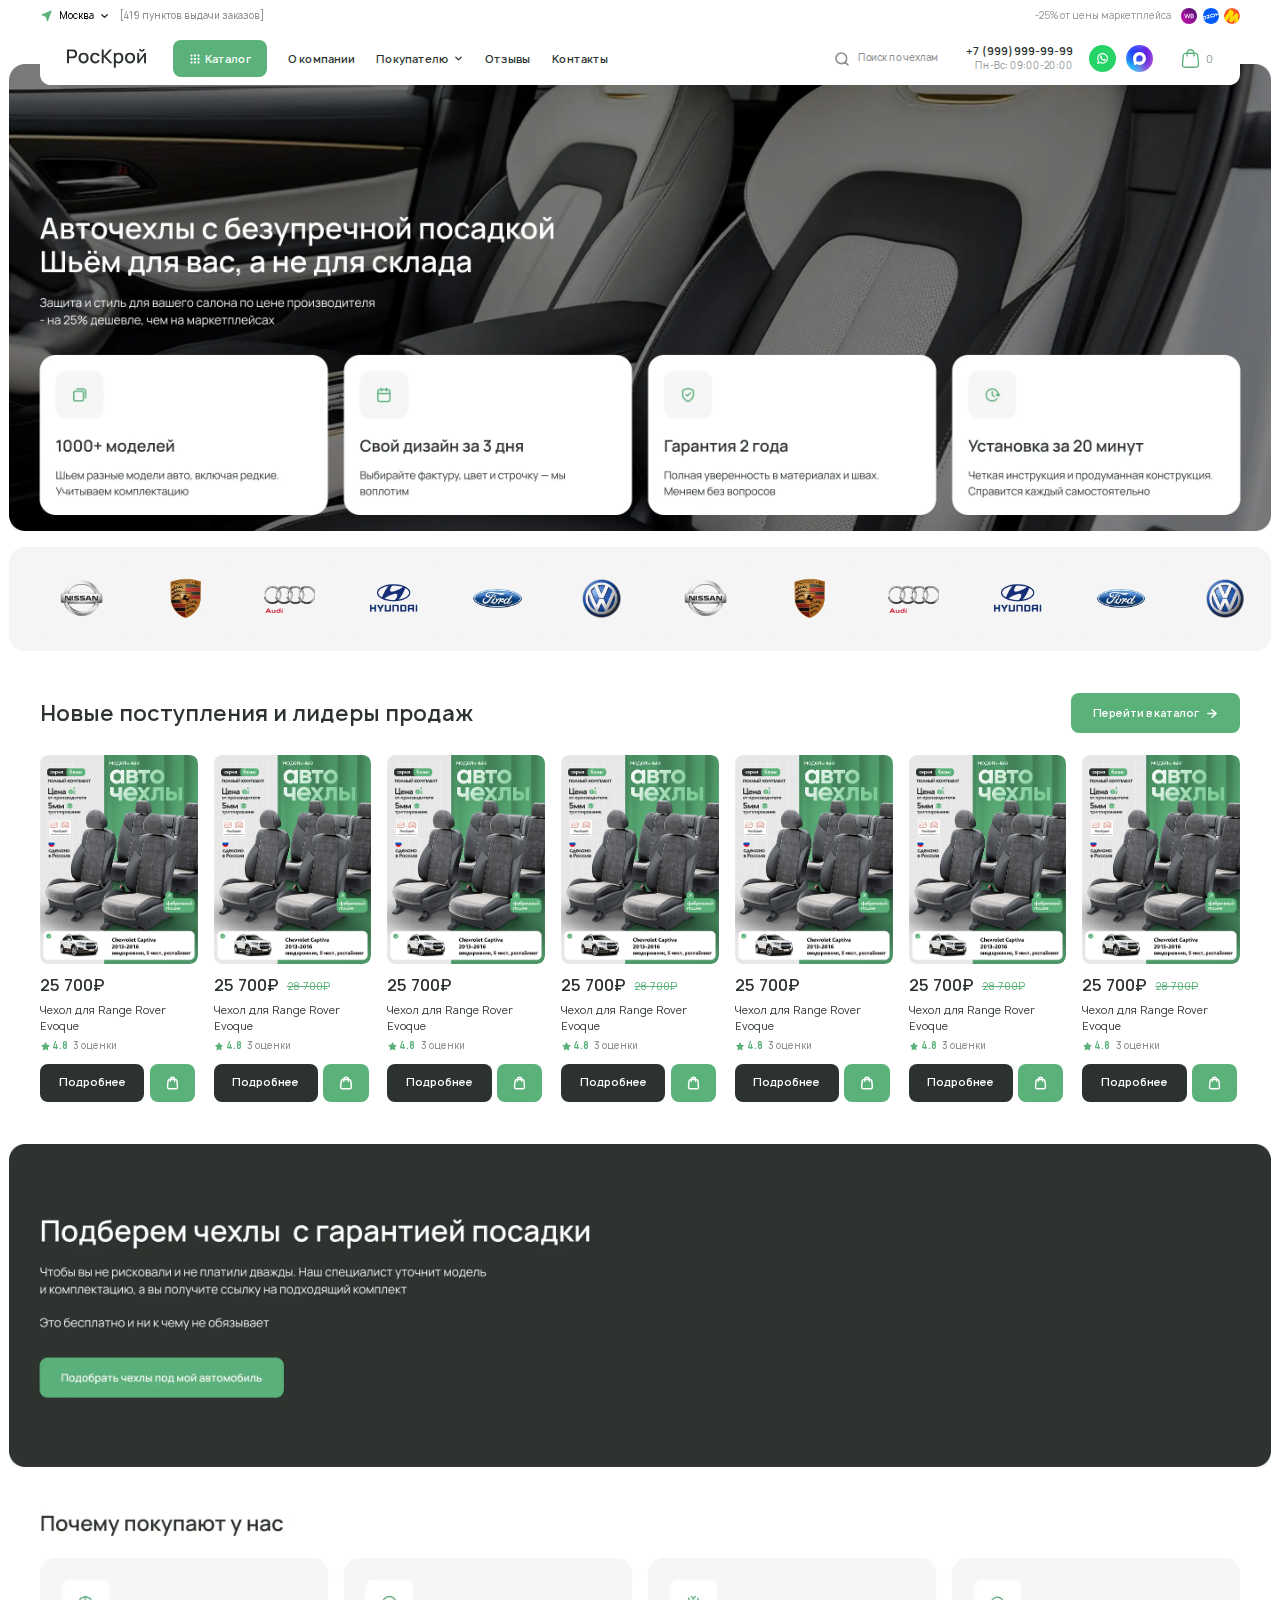
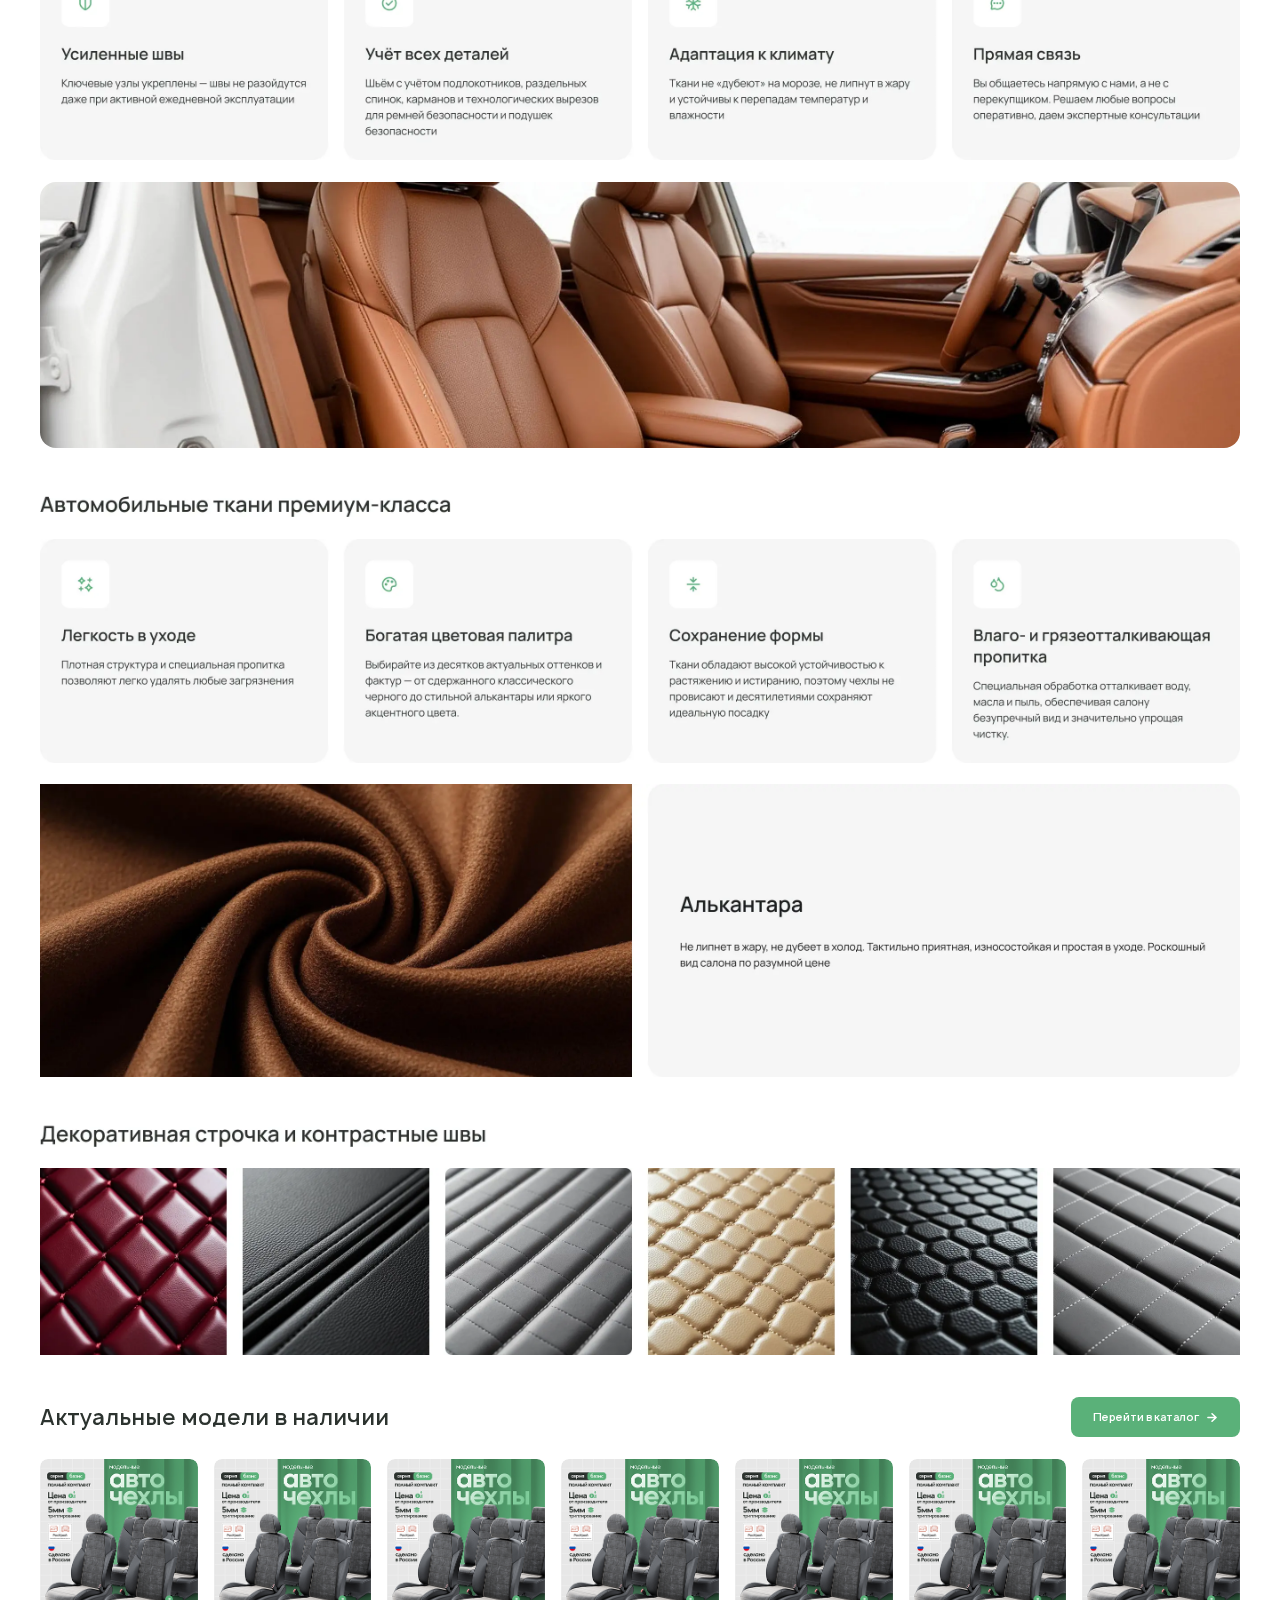
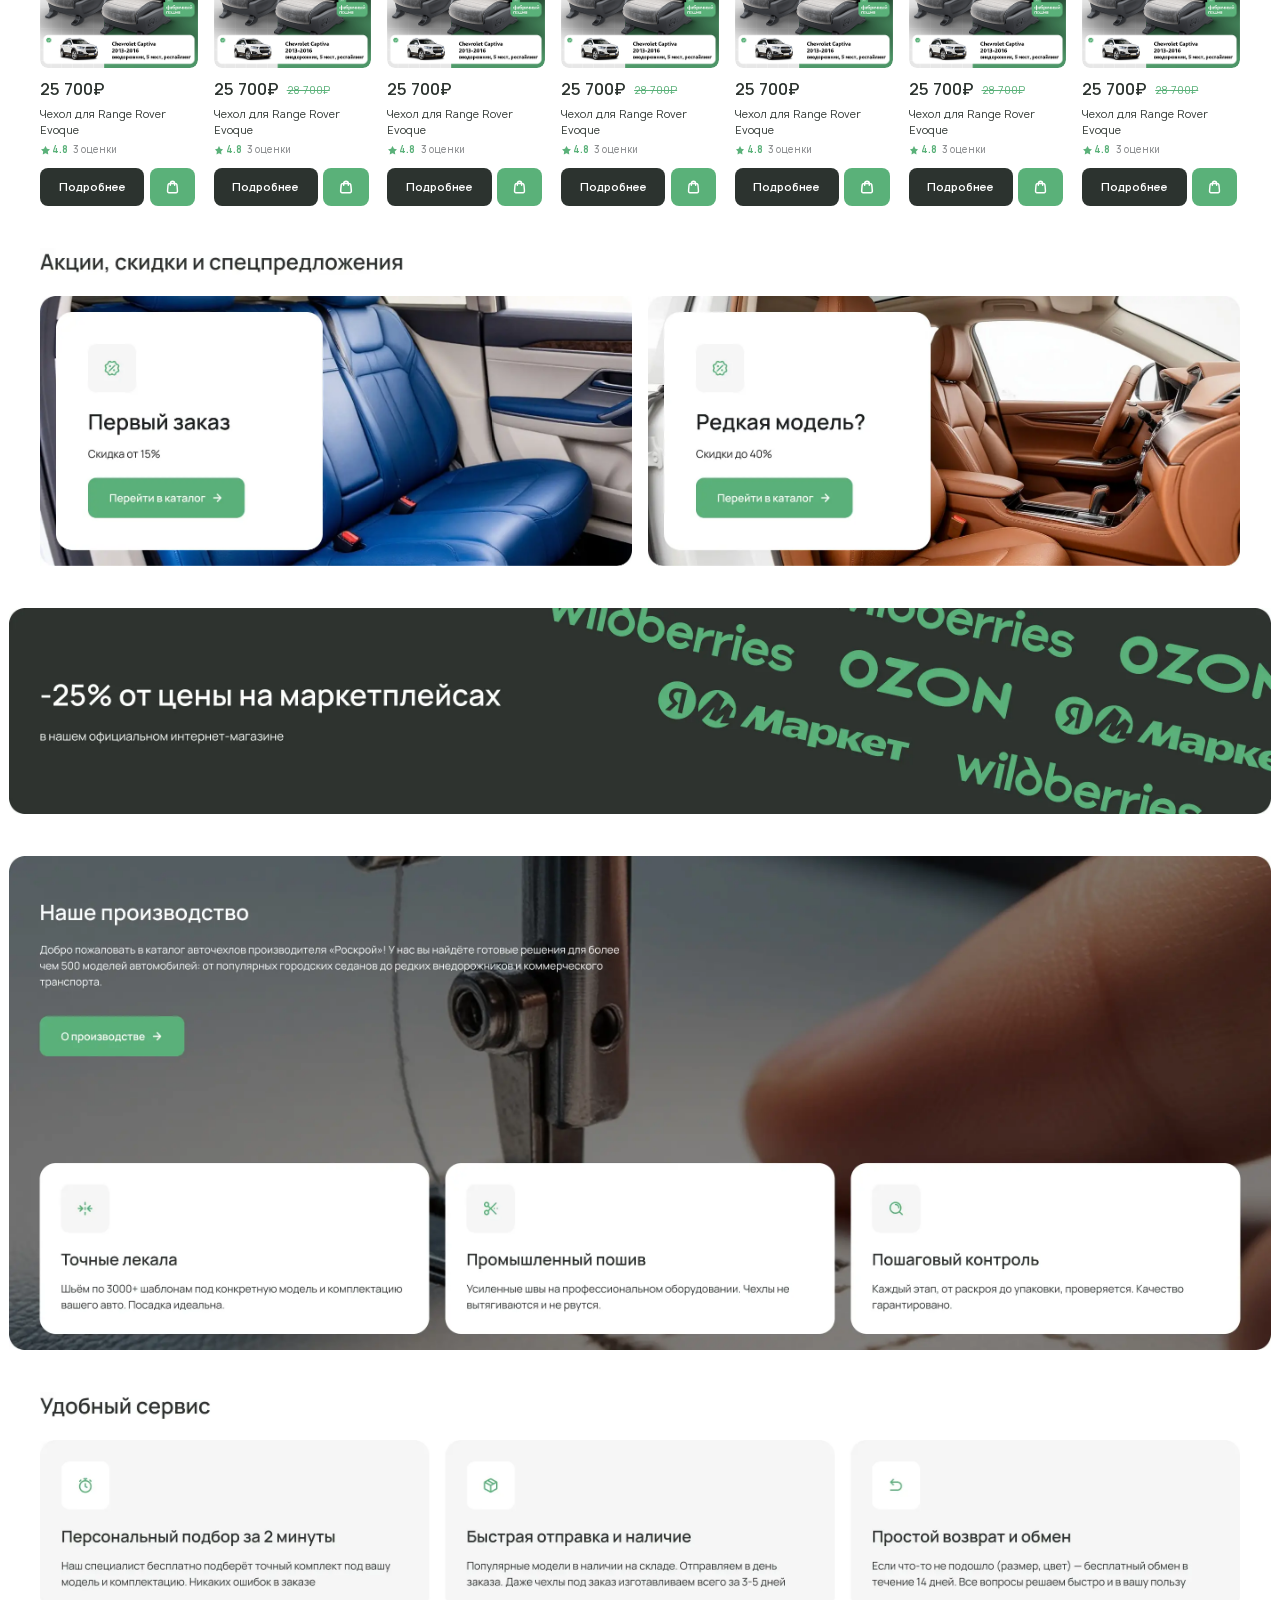
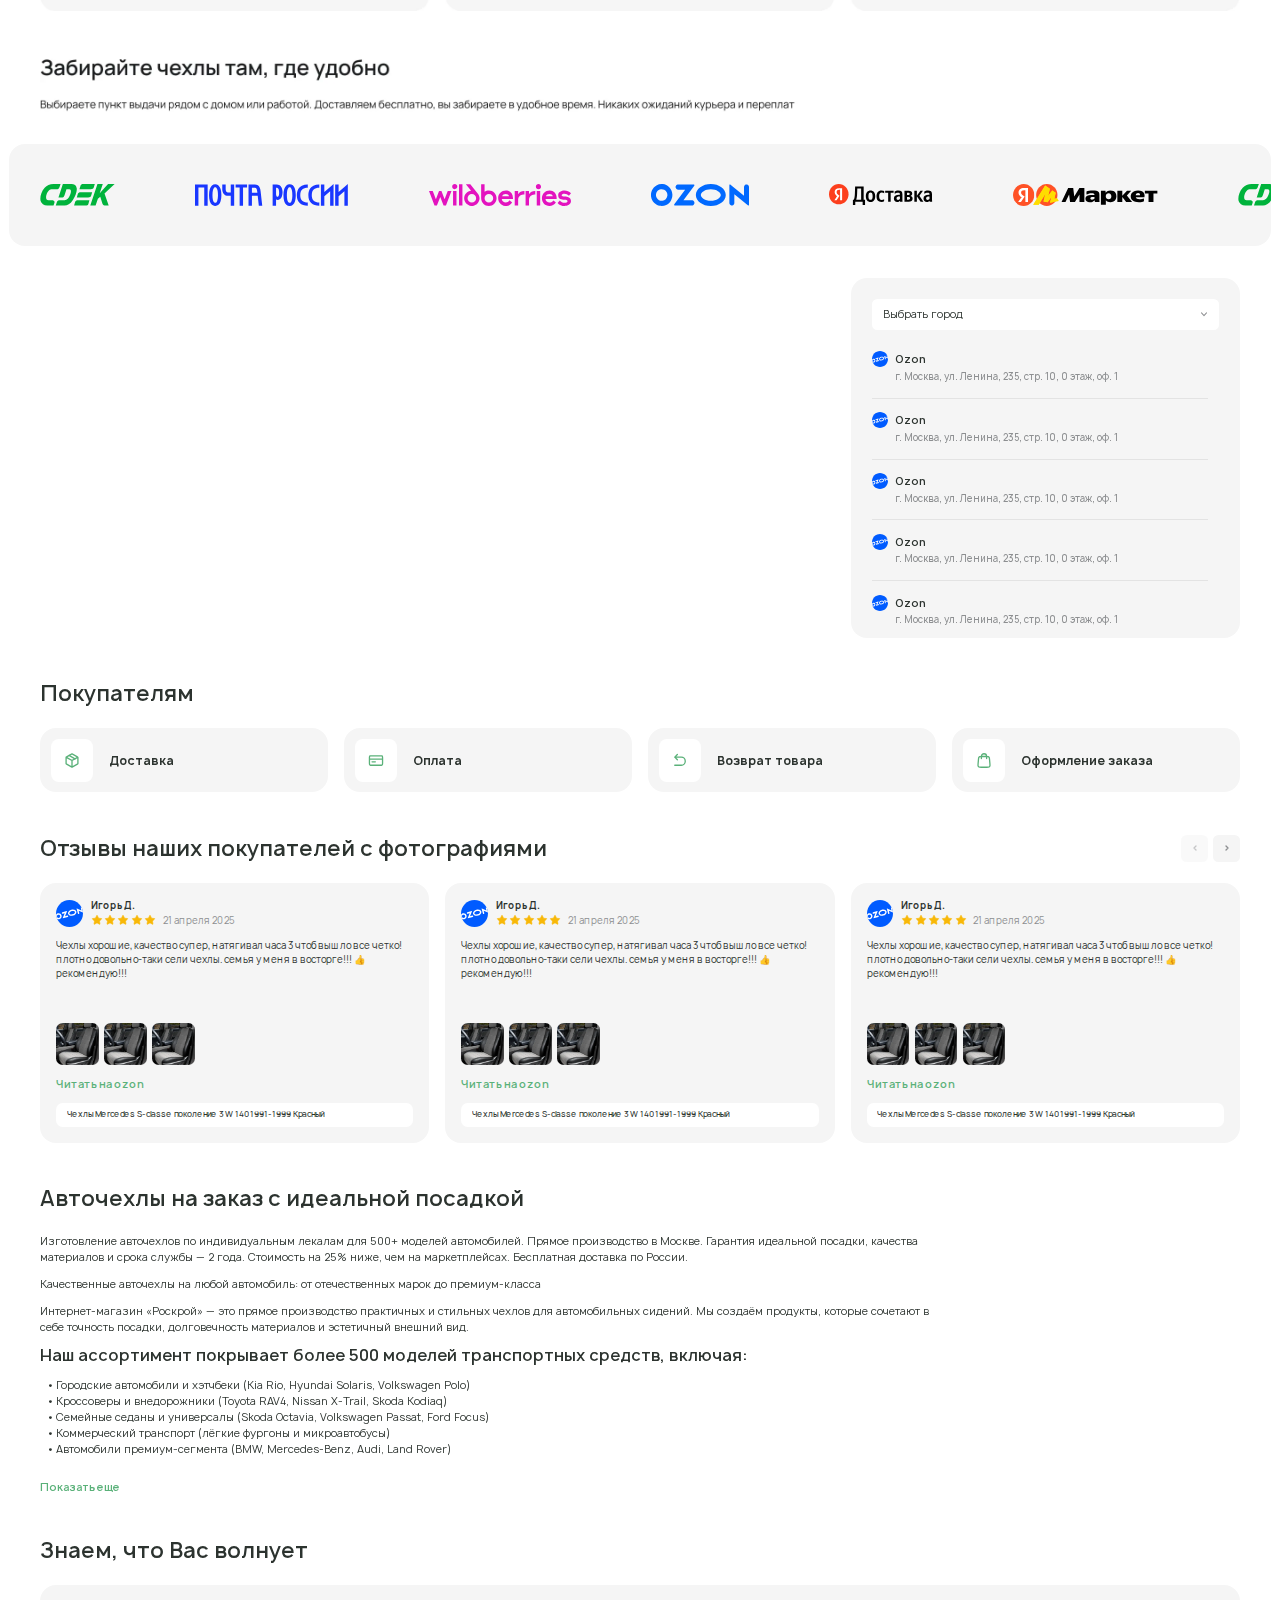
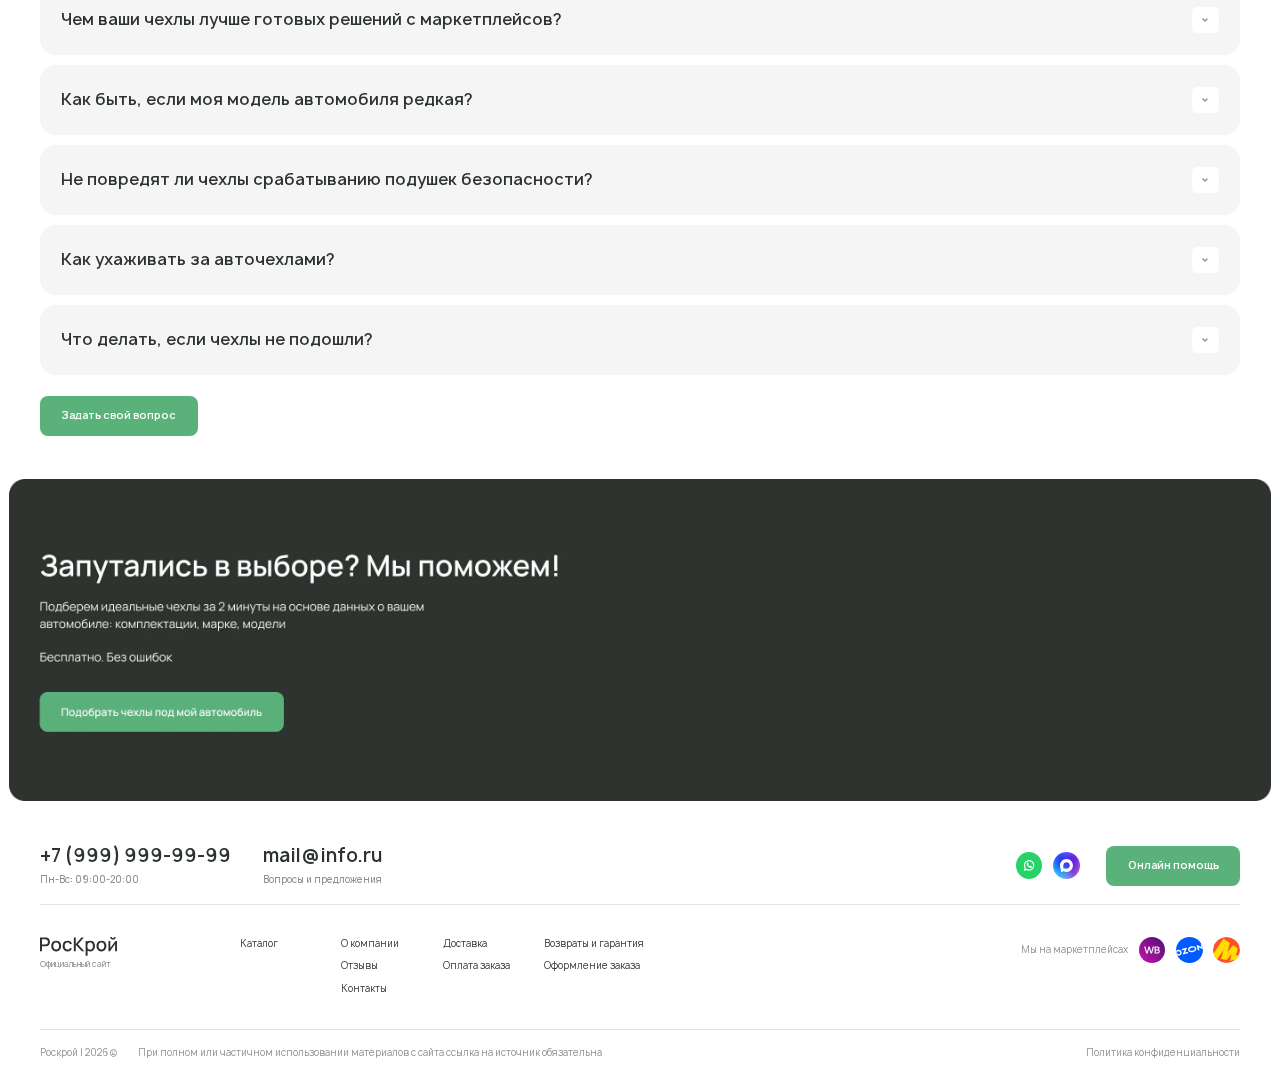
<file: index.html>
<!DOCTYPE html>
<html lang="ru">

<head>
    <meta charset="UTF-8">
    <meta name="viewport" content="width=device-width, initial-scale=1.0">
    <meta name="description" content="">
    <meta name="keywords" content="">
    <meta name="color-scheme" content="light only">
    <link rel="stylesheet" href="css/fancybox.css">
    <link rel="stylesheet" href="css/swiper-bundle.min.css">
    <link rel="stylesheet" href="css/nice-select.css">
    <link rel="stylesheet" href="css/nouislider.min.css">
    <link rel="stylesheet" href="css/style.min.css">
    <link rel="icon" href="img/favicon.svg" type="image/svg+xml">
    <title>Главная</title>
</head>


<body class="m-page">
    <div class="wrapper">
        <header class="header header--white">
            <div class="container">
                <div class="header-top _flex-between">
                    <div class="header-city _flex">
                        <button data-modal="cityModal" class="header-city__btn _flex">
                            <img src="img/mark.svg" alt="" class="header-city__mark">
                            <span class="body-s medium-text">Москва</span>
                            <img src="img/arrow.svg" alt="" class="header-city__arrow">
                        </button>
                        <div class="body-s gray-text medium-text">
                            [419 пунктов выдачи заказов]
                        </div>
                    </div>
                    <div class="header-shops _flex">
                        <div class="body-s gray-text">-25% от цены маркетплейса</div>
                        <div class="socials">
                            <a href="" class="socials__item">
                                <img src="img/wb.svg" alt="">
                            </a>
                            <a href="" class="socials__item">
                                <img src="img/ozon.svg" alt="">
                            </a>
                            <a href="" class="socials__item">
                                <img src="img/ym.svg" alt="">
                            </a>
                        </div>

                    </div>
                </div>

                <div class="header-bottom _flex-between">
                    <div class="_flex">
                        <button class="burger _toggle-menu">
                            <img src="img/burger.svg" alt="">
                        </button>
                        <a href="" class="header__logo">
                            <img src="img/logo.svg" alt="">
                        </a>
                        <button class="_toggle-catalog catalog-btn m-btn-green">
                            <span class="catalog-btn__img">
                    <img src="img/burger2.svg" alt="" class="_view1">
                    <img src="img/burger3.svg" alt="" class="_view2">
                </span>
                            <span class="body-m">Каталог</span>
                        </button>
                        <div class="menu">
                            <div class="menu__top">
                                <a href="" class="header__logo">
                                    <img src="img/logo.svg" alt="">
                                </a>
                                <button class="menu__close _toggle-menu">
                                    <img src="img/close.svg" alt="">
                                </button>
                            </div>
                            <div class="menu__scroll">
                                <nav class="nav">
                                    <a href="" class="nav__link">
                                        <span>О компании</span>
                                    </a>
                                    <div class="nav-item">
                                        <div class="nav-item__top">
                                            <span>Покупателю</span>
                                        </div>
                                        <div class="nav-item__bottom">
                                            <div class="nav-item__inner">
                                                <ul class="nav-item__list">
                                                    <li><a href="">Доставка</a></li>
                                                    <li><a href="">Самовывоз</a></li>
                                                    <li><a href="">Оплата заказа</a></li>
                                                    <li><a href="">Оформление заказа</a></li>
                                                    <li><a href="">Возврат и гарантия</a></li>
                                                    <li><a href="">Установка</a></li>
                                                </ul>
                                            </div>
                                        </div>
                                    </div>
                                    <a href="" class="nav__link">
                                        <span>Отзывы</span>
                                    </a>
                                    <a href="" class="nav__link">
                                        <span>Контакты</span>
                                    </a>
                                </nav>

                                <div class="menu-bottom">
                                    <div class="socials">
                                        <a href="" class="socials__item">
                                            <img src="img/whatsapp.svg" alt="">
                                        </a>
                                        <a href="" class="socials__item">
                                            <img src="img/max.svg" alt="">
                                        </a>
                                    </div>

                                    <div class="menu-bottom__content _flex">
                                        <div class="menu-bottom__info">
                                            <a href="tel:+79999999999" class="h3">
                                                +7 (999) 999-99-99
                                            </a>
                                            <div class="_mt4">
                                                <div class="body-s gray-text">
                                                    Пн-Вс: 09:00-20:00
                                                </div>
                                            </div>
                                        </div>
                                    </div>
                                </div>
                            </div>
                            <div class="menu__bg _toggle-menu"></div>
                        </div>
                    </div>
                    <div class="_flex">
                        <button class="header-bottom__search _flex">
                            <img src="img/search.svg" alt="">
                            <span class="body-s gray-text medium-text">Поиск по чехлам</span>
                        </button>
                        <div class="header-contacts _flex">
                            <div class="header-contacts__phone">
                                <a href="" class="header-contacts__phone-link">
                                    <img src="img/phone.svg" alt="">
                                    <span class="body-m semi-bold-text">+7 (999) 999-99-99</span>
                                </a>
                                <div class="body-s gray-text">
                                    Пн-Вс: 09:00-20:00
                                </div>
                            </div>
                            <div class="socials">
                                <a href="" class="socials__item">
                                    <img src="img/whatsapp.svg" alt="">
                                </a>
                                <a href="" class="socials__item">
                                    <img src="img/max.svg" alt="">
                                </a>
                            </div>

                        </div>
                        <div class="header-cart" data-modal="cartModal">
                            <img src="img/bag2.svg" alt="">
                            <span class="body-m gray-text">0</span>
                        </div>
                    </div>
                </div>
            </div>

            <div class="header-search">
                <div class="container">
                    <div class="header-search__top _flex">
                        <div class="header-search__field m-search">
                            <div class="fg">
                                <input type="text" placeholder="Поиск">
                            </div>
                            <img src="img/search.svg" alt="" class="m-search__img">
                            <button class="m-search__btn2 m-btn m-btn-green">
                                <img src="img/search2.svg" alt="">
                            </button>
                        </div>
                        <button class="header-search__close m-close _toggle-search">
                            <img src="img/close.svg" alt="">
                        </button>
                    </div>
                </div>
            </div>
            <div class="header-search__bg modal-bg _toggle-search"></div>

            <div class="header-catalog">
                <div class="container">
                    <div class="header-catalog__inner">
                        <div class="header-catalog__col">
                            <div class="h4">
                                Каталог
                            </div>
                            <div class="m-search _mt16">
                                <div class="fg fg-transparent">
                                    <input type="text" placeholder="Поиск марки">
                                </div>
                                <img src="img/search.svg" alt="">
                            </div>
                            <div class="header-catalog__items _mt24">
                                <div class="header-catalog__item" data-id="1">
                                    <img src="img/menu-icon2.webp" alt="">
                                    <span class="body-m">Audi</span>
                                </div>
                                <div class="header-catalog__item" data-id="2">
                                    <img src="img/menu-icon3.webp" alt="">
                                    <span class="body-m">BMW</span>
                                </div>
                                <div class="header-catalog__item" data-id="3">
                                    <img src="img/menu-icon4.webp" alt="">
                                    <span class="body-m">Brilliance</span>
                                </div>
                                <div class="header-catalog__item" data-id="4">
                                    <img src="img/menu-icon9.webp" alt="">
                                    <span class="body-m">BYD</span>
                                </div>
                                <div class="header-catalog__item" data-id="5">
                                    <img src="img/menu-icon5.webp" alt="">
                                    <span class="body-m">Chery</span>
                                </div>
                                <div class="header-catalog__item" data-id="6">
                                    <img src="img/menu-icon6.webp" alt="">
                                    <span class="body-m">Chevrolet</span>
                                </div>
                                <div class="header-catalog__item" data-id="7">
                                    <img src="img/menu-icon7.webp" alt="">
                                    <span class="body-m">Citroen</span>
                                </div>
                                <div class="header-catalog__item" data-id="8">
                                    <img src="img/menu-icon8.webp" alt="">
                                    <span class="body-m">Daewoo</span>
                                </div>
                                <div class="header-catalog__item" data-id="9">
                                    <img src="img/menu-icon3.webp" alt="">
                                    <span class="body-m">Brilliance</span>
                                </div>
                                <div class="header-catalog__item" data-id="10">
                                    <img src="img/menu-icon9.webp" alt="">
                                    <span class="body-m">BYD</span>
                                </div>
                                <div class="header-catalog__item" data-id="11">
                                    <img src="img/menu-icon4.webp" alt="">
                                    <span class="body-m">Chery</span>
                                </div>
                                <div class="header-catalog__item" data-id="12">
                                    <img src="img/menu-icon5.webp" alt="">
                                    <span class="body-m">Chevrolet</span>
                                </div>
                                <div class="header-catalog__item" data-id="13">
                                    <img src="img/menu-icon6.webp" alt="">
                                    <span class="body-m">Chevrolet</span>
                                </div>
                                <div class="header-catalog__item" data-id="14">
                                    <img src="img/menu-icon6.webp" alt="">
                                    <span class="body-m">Chevrolet</span>
                                </div>
                                <div class="header-catalog__item" data-id="15">
                                    <img src="img/menu-icon6.webp" alt="">
                                    <span class="body-m">Chevrolet</span>
                                </div>
                                <div class="header-catalog__item" data-id="16">
                                    <img src="img/menu-icon6.webp" alt="">
                                    <span class="body-m">Chevrolet</span>
                                </div>
                            </div>
                        </div>
                        <div class="header-catalog__col2">
                            <div class="submenu" data-id="1">
                                <div class="submenu__top _flex">
                                    <button class="submenu__back">
                                        <img src="img/back.svg" alt="">
                                    </button>
                                    <div class="h4">
                                        Audi
                                    </div>
                                </div>

                                <ul class="submenu__items grid3">
                                    <li><a href="">Auris</a></li>
                                    <li><a href="">Camry</a></li>
                                    <li><a href="">Land Cruiser Prado</a></li>
                                    <li><a href="">Avensis</a></li>
                                    <li><a href="">Fortuner</a></li>
                                    <li><a href="">C-HR</a></li>
                                    <li><a href="">Highlander</a></li>
                                    <li><a href="">Auris</a></li>
                                    <li><a href="">Camry</a></li>
                                    <li><a href="">Land Cruiser Prado</a></li>
                                    <li><a href="">Avensis</a></li>
                                    <li><a href="">Fortuner</a></li>
                                    <li><a href="">C-HR</a></li>
                                    <li><a href="">Highlander</a></li>
                                    <li><a href="">Auris</a></li>
                                    <li><a href="">Camry</a></li>
                                    <li><a href="">Land Cruiser Prado</a></li>
                                    <li><a href="">Avensis</a></li>
                                    <li><a href="">Fortuner</a></li>
                                    <li><a href="">C-HR</a></li>
                                </ul>


                            </div>
                            <div class="submenu" data-id="2">
                                <div class="submenu__top _flex">
                                    <button class="submenu__back">
                                        <img src="img/back.svg" alt="">
                                    </button>
                                    <div class="h4">
                                        BMW
                                    </div>
                                </div>

                                <ul class="submenu__items grid3">
                                    <li><a href="">Auris</a></li>
                                    <li><a href="">Camry</a></li>
                                    <li><a href="">Land Cruiser Prado</a></li>
                                    <li><a href="">Avensis</a></li>
                                    <li><a href="">Fortuner</a></li>
                                    <li><a href="">C-HR</a></li>
                                    <li><a href="">Highlander</a></li>
                                    <li><a href="">Auris</a></li>
                                    <li><a href="">Camry</a></li>
                                    <li><a href="">Land Cruiser Prado</a></li>
                                    <li><a href="">Avensis</a></li>
                                    <li><a href="">Fortuner</a></li>
                                    <li><a href="">C-HR</a></li>
                                    <li><a href="">Highlander</a></li>
                                    <li><a href="">Auris</a></li>
                                    <li><a href="">Camry</a></li>
                                    <li><a href="">Land Cruiser Prado</a></li>
                                    <li><a href="">Avensis</a></li>
                                    <li><a href="">Fortuner</a></li>
                                    <li><a href="">C-HR</a></li>
                                </ul>


                            </div>
                            <div class="submenu" data-id="3">
                                <div class="submenu__top _flex">
                                    <button class="submenu__back">
                                        <img src="img/back.svg" alt="">
                                    </button>
                                    <div class="h4">
                                        Brilliance
                                    </div>
                                </div>

                                <ul class="submenu__items grid3">
                                    <li><a href="">Auris</a></li>
                                    <li><a href="">Camry</a></li>
                                    <li><a href="">Land Cruiser Prado</a></li>
                                    <li><a href="">Avensis</a></li>
                                    <li><a href="">Fortuner</a></li>
                                    <li><a href="">C-HR</a></li>
                                    <li><a href="">Highlander</a></li>
                                    <li><a href="">Auris</a></li>
                                    <li><a href="">Camry</a></li>
                                    <li><a href="">Land Cruiser Prado</a></li>
                                    <li><a href="">Avensis</a></li>
                                    <li><a href="">Fortuner</a></li>
                                    <li><a href="">C-HR</a></li>
                                    <li><a href="">Highlander</a></li>
                                    <li><a href="">Auris</a></li>
                                    <li><a href="">Camry</a></li>
                                    <li><a href="">Land Cruiser Prado</a></li>
                                    <li><a href="">Avensis</a></li>
                                    <li><a href="">Fortuner</a></li>
                                    <li><a href="">C-HR</a></li>
                                </ul>


                            </div>
                            <div class="submenu" data-id="4">
                                <div class="submenu__top _flex">
                                    <button class="submenu__back">
                                        <img src="img/back.svg" alt="">
                                    </button>
                                    <div class="h4">
                                        BYD
                                    </div>
                                </div>

                                <ul class="submenu__items grid3">
                                    <li><a href="">Auris</a></li>
                                    <li><a href="">Camry</a></li>
                                    <li><a href="">Land Cruiser Prado</a></li>
                                    <li><a href="">Avensis</a></li>
                                    <li><a href="">Fortuner</a></li>
                                    <li><a href="">C-HR</a></li>
                                    <li><a href="">Highlander</a></li>
                                    <li><a href="">Auris</a></li>
                                    <li><a href="">Camry</a></li>
                                    <li><a href="">Land Cruiser Prado</a></li>
                                    <li><a href="">Avensis</a></li>
                                    <li><a href="">Fortuner</a></li>
                                    <li><a href="">C-HR</a></li>
                                    <li><a href="">Highlander</a></li>
                                    <li><a href="">Auris</a></li>
                                    <li><a href="">Camry</a></li>
                                    <li><a href="">Land Cruiser Prado</a></li>
                                    <li><a href="">Avensis</a></li>
                                    <li><a href="">Fortuner</a></li>
                                    <li><a href="">C-HR</a></li>
                                </ul>


                            </div>
                            <div class="submenu" data-id="5">
                                <div class="submenu__top _flex">
                                    <button class="submenu__back">
                                        <img src="img/back.svg" alt="">
                                    </button>
                                    <div class="h4">
                                        Chery
                                    </div>
                                </div>

                                <ul class="submenu__items grid3">
                                    <li><a href="">Auris</a></li>
                                    <li><a href="">Camry</a></li>
                                    <li><a href="">Land Cruiser Prado</a></li>
                                    <li><a href="">Avensis</a></li>
                                    <li><a href="">Fortuner</a></li>
                                    <li><a href="">C-HR</a></li>
                                    <li><a href="">Highlander</a></li>
                                    <li><a href="">Auris</a></li>
                                    <li><a href="">Camry</a></li>
                                    <li><a href="">Land Cruiser Prado</a></li>
                                    <li><a href="">Avensis</a></li>
                                    <li><a href="">Fortuner</a></li>
                                    <li><a href="">C-HR</a></li>
                                    <li><a href="">Highlander</a></li>
                                    <li><a href="">Auris</a></li>
                                    <li><a href="">Camry</a></li>
                                    <li><a href="">Land Cruiser Prado</a></li>
                                    <li><a href="">Avensis</a></li>
                                    <li><a href="">Fortuner</a></li>
                                    <li><a href="">C-HR</a></li>
                                </ul>


                            </div>
                            <div class="submenu" data-id="6">
                                <div class="submenu__top _flex">
                                    <button class="submenu__back">
                                        <img src="img/back.svg" alt="">
                                    </button>
                                    <div class="h4">
                                        Chevrolet
                                    </div>
                                </div>

                                <ul class="submenu__items grid3">
                                    <li><a href="">Auris</a></li>
                                    <li><a href="">Camry</a></li>
                                    <li><a href="">Land Cruiser Prado</a></li>
                                    <li><a href="">Avensis</a></li>
                                    <li><a href="">Fortuner</a></li>
                                    <li><a href="">C-HR</a></li>
                                    <li><a href="">Highlander</a></li>
                                    <li><a href="">Auris</a></li>
                                    <li><a href="">Camry</a></li>
                                    <li><a href="">Land Cruiser Prado</a></li>
                                    <li><a href="">Avensis</a></li>
                                    <li><a href="">Fortuner</a></li>
                                    <li><a href="">C-HR</a></li>
                                    <li><a href="">Highlander</a></li>
                                    <li><a href="">Auris</a></li>
                                    <li><a href="">Camry</a></li>
                                    <li><a href="">Land Cruiser Prado</a></li>
                                    <li><a href="">Avensis</a></li>
                                    <li><a href="">Fortuner</a></li>
                                    <li><a href="">C-HR</a></li>
                                </ul>


                            </div>
                            <div class="submenu" data-id="7">
                                <div class="submenu__top _flex">
                                    <button class="submenu__back">
                                        <img src="img/back.svg" alt="">
                                    </button>
                                    <div class="h4">
                                        Citroen
                                    </div>
                                </div>

                                <ul class="submenu__items grid3">
                                    <li><a href="">Auris</a></li>
                                    <li><a href="">Camry</a></li>
                                    <li><a href="">Land Cruiser Prado</a></li>
                                    <li><a href="">Avensis</a></li>
                                    <li><a href="">Fortuner</a></li>
                                    <li><a href="">C-HR</a></li>
                                    <li><a href="">Highlander</a></li>
                                    <li><a href="">Auris</a></li>
                                    <li><a href="">Camry</a></li>
                                    <li><a href="">Land Cruiser Prado</a></li>
                                    <li><a href="">Avensis</a></li>
                                    <li><a href="">Fortuner</a></li>
                                    <li><a href="">C-HR</a></li>
                                    <li><a href="">Highlander</a></li>
                                    <li><a href="">Auris</a></li>
                                    <li><a href="">Camry</a></li>
                                    <li><a href="">Land Cruiser Prado</a></li>
                                    <li><a href="">Avensis</a></li>
                                    <li><a href="">Fortuner</a></li>
                                    <li><a href="">C-HR</a></li>
                                </ul>


                            </div>
                            <div class="submenu" data-id="8">
                                <div class="submenu__top _flex">
                                    <button class="submenu__back">
                                        <img src="img/back.svg" alt="">
                                    </button>
                                    <div class="h4">
                                        Daewoo
                                    </div>
                                </div>

                                <ul class="submenu__items grid3">
                                    <li><a href="">Auris</a></li>
                                    <li><a href="">Camry</a></li>
                                    <li><a href="">Land Cruiser Prado</a></li>
                                    <li><a href="">Avensis</a></li>
                                    <li><a href="">Fortuner</a></li>
                                    <li><a href="">C-HR</a></li>
                                    <li><a href="">Highlander</a></li>
                                    <li><a href="">Auris</a></li>
                                    <li><a href="">Camry</a></li>
                                    <li><a href="">Land Cruiser Prado</a></li>
                                    <li><a href="">Avensis</a></li>
                                    <li><a href="">Fortuner</a></li>
                                    <li><a href="">C-HR</a></li>
                                    <li><a href="">Highlander</a></li>
                                    <li><a href="">Auris</a></li>
                                    <li><a href="">Camry</a></li>
                                    <li><a href="">Land Cruiser Prado</a></li>
                                    <li><a href="">Avensis</a></li>
                                    <li><a href="">Fortuner</a></li>
                                    <li><a href="">C-HR</a></li>
                                </ul>


                            </div>
                            <div class="submenu" data-id="9">
                                <div class="submenu__top _flex">
                                    <button class="submenu__back">
                                        <img src="img/back.svg" alt="">
                                    </button>
                                    <div class="h4">
                                        Brilliance
                                    </div>
                                </div>

                                <ul class="submenu__items grid3">
                                    <li><a href="">Auris</a></li>
                                    <li><a href="">Camry</a></li>
                                    <li><a href="">Land Cruiser Prado</a></li>
                                    <li><a href="">Avensis</a></li>
                                    <li><a href="">Fortuner</a></li>
                                    <li><a href="">C-HR</a></li>
                                    <li><a href="">Highlander</a></li>
                                    <li><a href="">Auris</a></li>
                                    <li><a href="">Camry</a></li>
                                    <li><a href="">Land Cruiser Prado</a></li>
                                    <li><a href="">Avensis</a></li>
                                    <li><a href="">Fortuner</a></li>
                                    <li><a href="">C-HR</a></li>
                                    <li><a href="">Highlander</a></li>
                                    <li><a href="">Auris</a></li>
                                    <li><a href="">Camry</a></li>
                                    <li><a href="">Land Cruiser Prado</a></li>
                                    <li><a href="">Avensis</a></li>
                                    <li><a href="">Fortuner</a></li>
                                    <li><a href="">C-HR</a></li>
                                </ul>


                            </div>
                            <div class="submenu" data-id="10">
                                <div class="submenu__top _flex">
                                    <button class="submenu__back">
                                        <img src="img/back.svg" alt="">
                                    </button>
                                    <div class="h4">
                                        BYD
                                    </div>
                                </div>

                                <ul class="submenu__items grid3">
                                    <li><a href="">Auris</a></li>
                                    <li><a href="">Camry</a></li>
                                    <li><a href="">Land Cruiser Prado</a></li>
                                    <li><a href="">Avensis</a></li>
                                    <li><a href="">Fortuner</a></li>
                                    <li><a href="">C-HR</a></li>
                                    <li><a href="">Highlander</a></li>
                                    <li><a href="">Auris</a></li>
                                    <li><a href="">Camry</a></li>
                                    <li><a href="">Land Cruiser Prado</a></li>
                                    <li><a href="">Avensis</a></li>
                                    <li><a href="">Fortuner</a></li>
                                    <li><a href="">C-HR</a></li>
                                    <li><a href="">Highlander</a></li>
                                    <li><a href="">Auris</a></li>
                                    <li><a href="">Camry</a></li>
                                    <li><a href="">Land Cruiser Prado</a></li>
                                    <li><a href="">Avensis</a></li>
                                    <li><a href="">Fortuner</a></li>
                                    <li><a href="">C-HR</a></li>
                                </ul>


                            </div>
                            <div class="submenu" data-id="11">
                                <div class="submenu__top _flex">
                                    <button class="submenu__back">
                                        <img src="img/back.svg" alt="">
                                    </button>
                                    <div class="h4">
                                        Chery
                                    </div>
                                </div>

                                <ul class="submenu__items grid3">
                                    <li><a href="">Auris</a></li>
                                    <li><a href="">Camry</a></li>
                                    <li><a href="">Land Cruiser Prado</a></li>
                                    <li><a href="">Avensis</a></li>
                                    <li><a href="">Fortuner</a></li>
                                    <li><a href="">C-HR</a></li>
                                    <li><a href="">Highlander</a></li>
                                    <li><a href="">Auris</a></li>
                                    <li><a href="">Camry</a></li>
                                    <li><a href="">Land Cruiser Prado</a></li>
                                    <li><a href="">Avensis</a></li>
                                    <li><a href="">Fortuner</a></li>
                                    <li><a href="">C-HR</a></li>
                                    <li><a href="">Highlander</a></li>
                                    <li><a href="">Auris</a></li>
                                    <li><a href="">Camry</a></li>
                                    <li><a href="">Land Cruiser Prado</a></li>
                                    <li><a href="">Avensis</a></li>
                                    <li><a href="">Fortuner</a></li>
                                    <li><a href="">C-HR</a></li>
                                </ul>


                            </div>
                            <div class="submenu" data-id="12">
                                <div class="submenu__top _flex">
                                    <button class="submenu__back">
                                        <img src="img/back.svg" alt="">
                                    </button>
                                    <div class="h4">
                                        Chevrolet
                                    </div>
                                </div>

                                <ul class="submenu__items grid3">
                                    <li><a href="">Auris</a></li>
                                    <li><a href="">Camry</a></li>
                                    <li><a href="">Land Cruiser Prado</a></li>
                                    <li><a href="">Avensis</a></li>
                                    <li><a href="">Fortuner</a></li>
                                    <li><a href="">C-HR</a></li>
                                    <li><a href="">Highlander</a></li>
                                    <li><a href="">Auris</a></li>
                                    <li><a href="">Camry</a></li>
                                    <li><a href="">Land Cruiser Prado</a></li>
                                    <li><a href="">Avensis</a></li>
                                    <li><a href="">Fortuner</a></li>
                                    <li><a href="">C-HR</a></li>
                                    <li><a href="">Highlander</a></li>
                                    <li><a href="">Auris</a></li>
                                    <li><a href="">Camry</a></li>
                                    <li><a href="">Land Cruiser Prado</a></li>
                                    <li><a href="">Avensis</a></li>
                                    <li><a href="">Fortuner</a></li>
                                    <li><a href="">C-HR</a></li>
                                </ul>


                            </div>
                            <div class="submenu" data-id="13">
                                <div class="submenu__top _flex">
                                    <button class="submenu__back">
                                        <img src="img/back.svg" alt="">
                                    </button>
                                    <div class="h4">
                                        Chevrolet
                                    </div>
                                </div>

                                <ul class="submenu__items grid3">
                                    <li><a href="">Auris</a></li>
                                    <li><a href="">Camry</a></li>
                                    <li><a href="">Land Cruiser Prado</a></li>
                                    <li><a href="">Avensis</a></li>
                                    <li><a href="">Fortuner</a></li>
                                    <li><a href="">C-HR</a></li>
                                    <li><a href="">Highlander</a></li>
                                    <li><a href="">Auris</a></li>
                                    <li><a href="">Camry</a></li>
                                    <li><a href="">Land Cruiser Prado</a></li>
                                    <li><a href="">Avensis</a></li>
                                    <li><a href="">Fortuner</a></li>
                                    <li><a href="">C-HR</a></li>
                                    <li><a href="">Highlander</a></li>
                                    <li><a href="">Auris</a></li>
                                    <li><a href="">Camry</a></li>
                                    <li><a href="">Land Cruiser Prado</a></li>
                                    <li><a href="">Avensis</a></li>
                                    <li><a href="">Fortuner</a></li>
                                    <li><a href="">C-HR</a></li>
                                </ul>


                            </div>
                            <div class="submenu" data-id="14">
                                <div class="submenu__top _flex">
                                    <button class="submenu__back">
                                        <img src="img/back.svg" alt="">
                                    </button>
                                    <div class="h4">
                                        Chevrolet
                                    </div>
                                </div>

                                <ul class="submenu__items grid3">
                                    <li><a href="">Auris</a></li>
                                    <li><a href="">Camry</a></li>
                                    <li><a href="">Land Cruiser Prado</a></li>
                                    <li><a href="">Avensis</a></li>
                                    <li><a href="">Fortuner</a></li>
                                    <li><a href="">C-HR</a></li>
                                    <li><a href="">Highlander</a></li>
                                    <li><a href="">Auris</a></li>
                                    <li><a href="">Camry</a></li>
                                    <li><a href="">Land Cruiser Prado</a></li>
                                    <li><a href="">Avensis</a></li>
                                    <li><a href="">Fortuner</a></li>
                                    <li><a href="">C-HR</a></li>
                                    <li><a href="">Highlander</a></li>
                                    <li><a href="">Auris</a></li>
                                    <li><a href="">Camry</a></li>
                                    <li><a href="">Land Cruiser Prado</a></li>
                                    <li><a href="">Avensis</a></li>
                                    <li><a href="">Fortuner</a></li>
                                    <li><a href="">C-HR</a></li>
                                </ul>


                            </div>
                            <div class="submenu" data-id="15">
                                <div class="submenu__top _flex">
                                    <button class="submenu__back">
                                        <img src="img/back.svg" alt="">
                                    </button>
                                    <div class="h4">
                                        Chevrolet
                                    </div>
                                </div>

                                <ul class="submenu__items grid3">
                                    <li><a href="">Auris</a></li>
                                    <li><a href="">Camry</a></li>
                                    <li><a href="">Land Cruiser Prado</a></li>
                                    <li><a href="">Avensis</a></li>
                                    <li><a href="">Fortuner</a></li>
                                    <li><a href="">C-HR</a></li>
                                    <li><a href="">Highlander</a></li>
                                    <li><a href="">Auris</a></li>
                                    <li><a href="">Camry</a></li>
                                    <li><a href="">Land Cruiser Prado</a></li>
                                    <li><a href="">Avensis</a></li>
                                    <li><a href="">Fortuner</a></li>
                                    <li><a href="">C-HR</a></li>
                                    <li><a href="">Highlander</a></li>
                                    <li><a href="">Auris</a></li>
                                    <li><a href="">Camry</a></li>
                                    <li><a href="">Land Cruiser Prado</a></li>
                                    <li><a href="">Avensis</a></li>
                                    <li><a href="">Fortuner</a></li>
                                    <li><a href="">C-HR</a></li>
                                </ul>


                            </div>
                            <div class="submenu" data-id="16">
                                <div class="submenu__top _flex">
                                    <button class="submenu__back">
                                        <img src="img/back.svg" alt="">
                                    </button>
                                    <div class="h4">
                                        Chevrolet
                                    </div>
                                </div>

                                <ul class="submenu__items grid3">
                                    <li><a href="">Auris</a></li>
                                    <li><a href="">Camry</a></li>
                                    <li><a href="">Land Cruiser Prado</a></li>
                                    <li><a href="">Avensis</a></li>
                                    <li><a href="">Fortuner</a></li>
                                    <li><a href="">C-HR</a></li>
                                    <li><a href="">Highlander</a></li>
                                    <li><a href="">Auris</a></li>
                                    <li><a href="">Camry</a></li>
                                    <li><a href="">Land Cruiser Prado</a></li>
                                    <li><a href="">Avensis</a></li>
                                    <li><a href="">Fortuner</a></li>
                                    <li><a href="">C-HR</a></li>
                                    <li><a href="">Highlander</a></li>
                                    <li><a href="">Auris</a></li>
                                    <li><a href="">Camry</a></li>
                                    <li><a href="">Land Cruiser Prado</a></li>
                                    <li><a href="">Avensis</a></li>
                                    <li><a href="">Fortuner</a></li>
                                    <li><a href="">C-HR</a></li>
                                </ul>


                            </div>

                            <div class="catalog-contacts">
                                <div class="catalog-contacts__item">
                                    <div class="h3">
                                        <a href="">+7 (999) 999-99-99</a>
                                    </div>
                                    <div class="body-m gray-text">Пн-Вс: 09:00-20:00</div>
                                </div>
                                <div class="catalog-contacts__item">
                                    <div class="h3">
                                        <a href="">mail@info.ru</a>
                                    </div>
                                    <div class="body-m gray-text">Вопросы и предложения</div>
                                </div>
                            </div>
                        </div>
                    </div>
                </div>
            </div>
            <div class="header-catalog__bg modal-bg _toggle-catalog"></div>

            <div class="mob-footer">
                <a href="" class="mob-footer__btn">
                    <img src="img/menu-icon.svg" alt="">
                    <span class="mob-footer__btn-title body-xs">Главная</span>
                </a>
                <button class="mob-footer__btn _toggle-catalog">
                    <svg xmlns="http://www.w3.org/2000/svg" width="20" height="20" viewBox="0 0 20 20" fill="none">
                        <path d="M10.0002 5.00001C10.4604 5.00001 10.8335 4.62691 10.8335 4.16668C10.8335 3.70644 10.4604 3.33334 10.0002 3.33334C9.53993 3.33334 9.16683 3.70644 9.16683 4.16668C9.16683 4.62691 9.53993 5.00001 10.0002 5.00001Z" stroke="#8D8F91" stroke-width="2" stroke-linecap="round" stroke-linejoin="round" />
                        <path d="M10.0002 10.8333C10.4604 10.8333 10.8335 10.4602 10.8335 10C10.8335 9.53977 10.4604 9.16668 10.0002 9.16668C9.53993 9.16668 9.16683 9.53977 9.16683 10C9.16683 10.4602 9.53993 10.8333 10.0002 10.8333Z" stroke="#8D8F91" stroke-width="2" stroke-linecap="round" stroke-linejoin="round" />
                        <path d="M10.0002 16.6667C10.4604 16.6667 10.8335 16.2936 10.8335 15.8333C10.8335 15.3731 10.4604 15 10.0002 15C9.53993 15 9.16683 15.3731 9.16683 15.8333C9.16683 16.2936 9.53993 16.6667 10.0002 16.6667Z" stroke="#8D8F91" stroke-width="2" stroke-linecap="round" stroke-linejoin="round" />
                        <path d="M15.8335 5.00001C16.2937 5.00001 16.6668 4.62691 16.6668 4.16668C16.6668 3.70644 16.2937 3.33334 15.8335 3.33334C15.3733 3.33334 15.0002 3.70644 15.0002 4.16668C15.0002 4.62691 15.3733 5.00001 15.8335 5.00001Z" stroke="#8D8F91" stroke-width="2" stroke-linecap="round" stroke-linejoin="round" />
                        <path d="M15.8335 10.8333C16.2937 10.8333 16.6668 10.4602 16.6668 10C16.6668 9.53977 16.2937 9.16668 15.8335 9.16668C15.3733 9.16668 15.0002 9.53977 15.0002 10C15.0002 10.4602 15.3733 10.8333 15.8335 10.8333Z" stroke="#8D8F91" stroke-width="2" stroke-linecap="round" stroke-linejoin="round" />
                        <path d="M15.8335 16.6667C16.2937 16.6667 16.6668 16.2936 16.6668 15.8333C16.6668 15.3731 16.2937 15 15.8335 15C15.3733 15 15.0002 15.3731 15.0002 15.8333C15.0002 16.2936 15.3733 16.6667 15.8335 16.6667Z" stroke="#8D8F91" stroke-width="2" stroke-linecap="round" stroke-linejoin="round" />
                        <path d="M4.16683 5.00001C4.62707 5.00001 5.00016 4.62691 5.00016 4.16668C5.00016 3.70644 4.62707 3.33334 4.16683 3.33334C3.70659 3.33334 3.3335 3.70644 3.3335 4.16668C3.3335 4.62691 3.70659 5.00001 4.16683 5.00001Z" stroke="#8D8F91" stroke-width="2" stroke-linecap="round" stroke-linejoin="round" />
                        <path d="M4.16683 10.8333C4.62707 10.8333 5.00016 10.4602 5.00016 10C5.00016 9.53977 4.62707 9.16668 4.16683 9.16668C3.70659 9.16668 3.3335 9.53977 3.3335 10C3.3335 10.4602 3.70659 10.8333 4.16683 10.8333Z" stroke="#8D8F91" stroke-width="2" stroke-linecap="round" stroke-linejoin="round" />
                        <path d="M4.16683 16.6667C4.62707 16.6667 5.00016 16.2936 5.00016 15.8333C5.00016 15.3731 4.62707 15 4.16683 15C3.70659 15 3.3335 15.3731 3.3335 15.8333C3.3335 16.2936 3.70659 16.6667 4.16683 16.6667Z" stroke="#8D8F91" stroke-width="2" stroke-linecap="round" stroke-linejoin="round" />
                    </svg>
                    <span class="mob-footer__btn-title body-xs">Каталог</span>
                </button>
                <button class="mob-footer__btn _toggle-search">
                    <img src="img/menu-icon3.svg" alt="">
                    <span class="mob-footer__btn-title body-xs">Поиск</span>
                </button>
                <a href="" class="mob-footer__btn">
                    <img src="img/menu-icon4.svg" alt="">
                    <span class="mob-footer__btn-title body-xs">Корзина</span>
                </a>
            </div>

        </header>
        <main class="content">

            <div class="main m-section">
                <div class="full-block">
                    <a href="" class="m-banner">
                        <img src="img/main-banner.webp" alt="" class="_view1">
                        <img src="img/main-banner-tablet.webp" alt="" class="_view2">
                        <img src="img/main-banner-mob.webp" alt="" class="_view3">
                    </a>

                </div>


                <div class="_mt24">
                    <div class="brands delivery-partners full-block">
                        <div class="container">
                            <div class="delivery-partners__line">
                                <div class="delivery-partners__items">
                                    <a href="" class="brand-item">
                                        <img src="img/brand-img.webp" alt="">
                                    </a>
                                    <a href="" class="brand-item">
                                        <img src="img/brand-img2.webp" alt="">
                                    </a>
                                    <a href="" class="brand-item">
                                        <img src="img/brand-img3.webp" alt="">
                                    </a>
                                    <a href="" class="brand-item">
                                        <img src="img/brand-img4.webp" alt="">
                                    </a>
                                    <a href="" class="brand-item">
                                        <img src="img/brand-img5.webp" alt="">
                                    </a>
                                    <a href="" class="brand-item">
                                        <img src="img/brand-img6.webp" alt="">
                                    </a>
                                    <a href="" class="brand-item">
                                        <img src="img/brand-img.webp" alt="">
                                    </a>
                                    <a href="" class="brand-item">
                                        <img src="img/brand-img2.webp" alt="">
                                    </a>
                                    <a href="" class="brand-item">
                                        <img src="img/brand-img3.webp" alt="">
                                    </a>
                                    <a href="" class="brand-item">
                                        <img src="img/brand-img4.webp" alt="">
                                    </a>
                                    <a href="" class="brand-item">
                                        <img src="img/brand-img5.webp" alt="">
                                    </a>
                                    <a href="" class="brand-item">
                                        <img src="img/brand-img6.webp" alt="">
                                    </a>
                                </div>
                                <div class="delivery-partners__items">
                                    <a href="" class="brand-item">
                                        <img src="img/brand-img.webp" alt="">
                                    </a>
                                    <a href="" class="brand-item">
                                        <img src="img/brand-img2.webp" alt="">
                                    </a>
                                    <a href="" class="brand-item">
                                        <img src="img/brand-img3.webp" alt="">
                                    </a>
                                    <a href="" class="brand-item">
                                        <img src="img/brand-img4.webp" alt="">
                                    </a>
                                    <a href="" class="brand-item">
                                        <img src="img/brand-img5.webp" alt="">
                                    </a>
                                    <a href="" class="brand-item">
                                        <img src="img/brand-img6.webp" alt="">
                                    </a>
                                    <a href="" class="brand-item">
                                        <img src="img/brand-img.webp" alt="">
                                    </a>
                                    <a href="" class="brand-item">
                                        <img src="img/brand-img2.webp" alt="">
                                    </a>
                                    <a href="" class="brand-item">
                                        <img src="img/brand-img3.webp" alt="">
                                    </a>
                                    <a href="" class="brand-item">
                                        <img src="img/brand-img4.webp" alt="">
                                    </a>
                                    <a href="" class="brand-item">
                                        <img src="img/brand-img5.webp" alt="">
                                    </a>
                                    <a href="" class="brand-item">
                                        <img src="img/brand-img6.webp" alt="">
                                    </a>
                                </div>
                            </div>
                        </div>
                    </div>

                </div>

            </div>

            <div class="main-catalog m-section _hidden-mob">
                <div class="container">
                    <div class="main-catalog__inner">
                        <div class="main-catalog__top _flex-between">
                            <div class="h2">
                                Новые поступления <span class="_no-wrap"> и лидеры продаж </span>
                            </div>

                            <a href="" class="main-catalog__link m-btn m-btn-green _full-mob">
                                <span>Перейти в каталог</span>
                                <img src="img/arrow-right.svg" alt="">
                            </a>
                        </div>

                        <div class="_mt32 _mt24-mob">
                            <div class="product-slider slider">
                                <div class="swiper-nav">
                                    <div class="swiper-button swiper-button-prev">
                                        <img src="img/prev.svg" alt="">
                                    </div>
                                    <div class="swiper-button swiper-button-next">
                                        <img src="img/next.svg" alt="">
                                    </div>
                                </div>

                                <div class="slider__wrap">
                                    <div class="swiper-container">
                                        <div class="swiper-wrapper">
                                            <div class="swiper-slide">
                                                <div class="product-card">
                                                    <a href="" class="product-card__img _scale-img">
                                                        <img src="img/product-img.jpg" alt="">
                                                    </a>
                                                    <div class="_mt16">
                                                        <div class="m-prices _flex">
                                                            <span class="h4">25 700₽</span>

                                                        </div>
                                                    </div>
                                                    <div class="_mt8">
                                                        <a href="" class="body-m">
                                                            Чехол для Range Rover Evoque
                                                        </a>
                                                    </div>
                                                    <div class="product-card__reviews _mt8 _flex">
                                                        <img src="img/star2.svg" alt="">
                                                        <span class="body-s green-text bold-text">
            4.8
        </span>
                                                        <div class="product-card__reviews-count">
                                                            <span class="body-s gray-text medium-text">
                3 оценки
            </span>
                                                        </div>
                                                    </div>
                                                    <div class="product-card__nav _flex">
                                                        <button class="product-card__btn m-btn m-btn-black">
                                                            <span>Подробнее</span>
                                                        </button>
                                                        <button class="product-card__btn2 m-btn m-btn-green">
                                                            <img src="img/bag.svg" alt="">
                                                            <span>В корзину</span>
                                                        </button>
                                                    </div>
                                                </div>

                                            </div>
                                            <div class="swiper-slide">
                                                <div class="product-card">
                                                    <a href="" class="product-card__img _scale-img">
                                                        <img src="img/product-img.jpg" alt="">
                                                    </a>
                                                    <div class="_mt16">
                                                        <div class="m-prices _flex">
                                                            <span class="h4">25 700₽</span>

                                                            <span class="body-m underline-text2 green-text">28 700₽</span>

                                                        </div>
                                                    </div>
                                                    <div class="_mt8">
                                                        <a href="" class="body-m">
                                                            Чехол для Range Rover Evoque
                                                        </a>
                                                    </div>
                                                    <div class="product-card__reviews _mt8 _flex">
                                                        <img src="img/star2.svg" alt="">
                                                        <span class="body-s green-text bold-text">
            4.8
        </span>
                                                        <div class="product-card__reviews-count">
                                                            <span class="body-s gray-text medium-text">
                3 оценки
            </span>
                                                        </div>
                                                    </div>
                                                    <div class="product-card__nav _flex">
                                                        <button class="product-card__btn m-btn m-btn-black">
                                                            <span>Подробнее</span>
                                                        </button>
                                                        <button class="product-card__btn2 m-btn m-btn-green">
                                                            <img src="img/bag.svg" alt="">
                                                            <span>В корзину</span>
                                                        </button>
                                                    </div>
                                                </div>

                                            </div>
                                            <div class="swiper-slide">
                                                <div class="product-card">
                                                    <a href="" class="product-card__img _scale-img">
                                                        <img src="img/product-img.jpg" alt="">
                                                    </a>
                                                    <div class="_mt16">
                                                        <div class="m-prices _flex">
                                                            <span class="h4">25 700₽</span>

                                                        </div>
                                                    </div>
                                                    <div class="_mt8">
                                                        <a href="" class="body-m">
                                                            Чехол для Range Rover Evoque
                                                        </a>
                                                    </div>
                                                    <div class="product-card__reviews _mt8 _flex">
                                                        <img src="img/star2.svg" alt="">
                                                        <span class="body-s green-text bold-text">
            4.8
        </span>
                                                        <div class="product-card__reviews-count">
                                                            <span class="body-s gray-text medium-text">
                3 оценки
            </span>
                                                        </div>
                                                    </div>
                                                    <div class="product-card__nav _flex">
                                                        <button class="product-card__btn m-btn m-btn-black">
                                                            <span>Подробнее</span>
                                                        </button>
                                                        <button class="product-card__btn2 m-btn m-btn-green">
                                                            <img src="img/bag.svg" alt="">
                                                            <span>В корзину</span>
                                                        </button>
                                                    </div>
                                                </div>

                                            </div>
                                            <div class="swiper-slide">
                                                <div class="product-card">
                                                    <a href="" class="product-card__img _scale-img">
                                                        <img src="img/product-img.jpg" alt="">
                                                    </a>
                                                    <div class="_mt16">
                                                        <div class="m-prices _flex">
                                                            <span class="h4">25 700₽</span>

                                                            <span class="body-m underline-text2 green-text">28 700₽</span>

                                                        </div>
                                                    </div>
                                                    <div class="_mt8">
                                                        <a href="" class="body-m">
                                                            Чехол для Range Rover Evoque
                                                        </a>
                                                    </div>
                                                    <div class="product-card__reviews _mt8 _flex">
                                                        <img src="img/star2.svg" alt="">
                                                        <span class="body-s green-text bold-text">
            4.8
        </span>
                                                        <div class="product-card__reviews-count">
                                                            <span class="body-s gray-text medium-text">
                3 оценки
            </span>
                                                        </div>
                                                    </div>
                                                    <div class="product-card__nav _flex">
                                                        <button class="product-card__btn m-btn m-btn-black">
                                                            <span>Подробнее</span>
                                                        </button>
                                                        <button class="product-card__btn2 m-btn m-btn-green">
                                                            <img src="img/bag.svg" alt="">
                                                            <span>В корзину</span>
                                                        </button>
                                                    </div>
                                                </div>

                                            </div>
                                            <div class="swiper-slide">
                                                <div class="product-card">
                                                    <a href="" class="product-card__img _scale-img">
                                                        <img src="img/product-img.jpg" alt="">
                                                    </a>
                                                    <div class="_mt16">
                                                        <div class="m-prices _flex">
                                                            <span class="h4">25 700₽</span>

                                                        </div>
                                                    </div>
                                                    <div class="_mt8">
                                                        <a href="" class="body-m">
                                                            Чехол для Range Rover Evoque
                                                        </a>
                                                    </div>
                                                    <div class="product-card__reviews _mt8 _flex">
                                                        <img src="img/star2.svg" alt="">
                                                        <span class="body-s green-text bold-text">
            4.8
        </span>
                                                        <div class="product-card__reviews-count">
                                                            <span class="body-s gray-text medium-text">
                3 оценки
            </span>
                                                        </div>
                                                    </div>
                                                    <div class="product-card__nav _flex">
                                                        <button class="product-card__btn m-btn m-btn-black">
                                                            <span>Подробнее</span>
                                                        </button>
                                                        <button class="product-card__btn2 m-btn m-btn-green">
                                                            <img src="img/bag.svg" alt="">
                                                            <span>В корзину</span>
                                                        </button>
                                                    </div>
                                                </div>

                                            </div>
                                            <div class="swiper-slide">
                                                <div class="product-card">
                                                    <a href="" class="product-card__img _scale-img">
                                                        <img src="img/product-img.jpg" alt="">
                                                    </a>
                                                    <div class="_mt16">
                                                        <div class="m-prices _flex">
                                                            <span class="h4">25 700₽</span>

                                                            <span class="body-m underline-text2 green-text">28 700₽</span>

                                                        </div>
                                                    </div>
                                                    <div class="_mt8">
                                                        <a href="" class="body-m">
                                                            Чехол для Range Rover Evoque
                                                        </a>
                                                    </div>
                                                    <div class="product-card__reviews _mt8 _flex">
                                                        <img src="img/star2.svg" alt="">
                                                        <span class="body-s green-text bold-text">
            4.8
        </span>
                                                        <div class="product-card__reviews-count">
                                                            <span class="body-s gray-text medium-text">
                3 оценки
            </span>
                                                        </div>
                                                    </div>
                                                    <div class="product-card__nav _flex">
                                                        <button class="product-card__btn m-btn m-btn-black">
                                                            <span>Подробнее</span>
                                                        </button>
                                                        <button class="product-card__btn2 m-btn m-btn-green">
                                                            <img src="img/bag.svg" alt="">
                                                            <span>В корзину</span>
                                                        </button>
                                                    </div>
                                                </div>

                                            </div>
                                            <div class="swiper-slide">
                                                <div class="product-card">
                                                    <a href="" class="product-card__img _scale-img">
                                                        <img src="img/product-img.jpg" alt="">
                                                    </a>
                                                    <div class="_mt16">
                                                        <div class="m-prices _flex">
                                                            <span class="h4">25 700₽</span>

                                                            <span class="body-m underline-text2 green-text">28 700₽</span>

                                                        </div>
                                                    </div>
                                                    <div class="_mt8">
                                                        <a href="" class="body-m">
                                                            Чехол для Range Rover Evoque
                                                        </a>
                                                    </div>
                                                    <div class="product-card__reviews _mt8 _flex">
                                                        <img src="img/star2.svg" alt="">
                                                        <span class="body-s green-text bold-text">
            4.8
        </span>
                                                        <div class="product-card__reviews-count">
                                                            <span class="body-s gray-text medium-text">
                3 оценки
            </span>
                                                        </div>
                                                    </div>
                                                    <div class="product-card__nav _flex">
                                                        <button class="product-card__btn m-btn m-btn-black">
                                                            <span>Подробнее</span>
                                                        </button>
                                                        <button class="product-card__btn2 m-btn m-btn-green">
                                                            <img src="img/bag.svg" alt="">
                                                            <span>В корзину</span>
                                                        </button>
                                                    </div>
                                                </div>

                                            </div>
                                        </div>
                                    </div>
                                </div>
                            </div>

                        </div>
                    </div>
                </div>

            </div>

            <div class="consult m-section">
                <div class="full-block">
                    <a href="" class="m-banner">
                        <img src="img/consult-banner.webp" alt="" class="_view1">
                        <img src="img/consult-banner-tablet.webp" alt="" class="_view2">
                        <img src="img/consult-banner-mob.webp" alt="" class="_view3">
                    </a>

                </div>

            </div>

            <div class="why m-section">
                <div class="container">
                    <a href="" class="m-banner">
                        <img src="img/why-text.webp" alt="" class="_view1">
                        <img src="img/why-text-tablet.webp" alt="" class="_view2">
                        <img src="img/why-text-mob.webp" alt="" class="_view3">
                    </a>

                    <div class="_mt32 _mt24-mob">
                        <a href="" class="m-banner">
                            <img src="img/why-cards.webp" alt="" class="_view1">
                            <img src="img/why-cards-tablet.webp" alt="" class="_view2">
                            <img src="img/why-cards-mob.webp" alt="" class="_view3">
                        </a>

                    </div>
                    <div class="_mt32 _mt24-mob">
                        <a href="" class="m-img">
                            <img src="img/why.webp" alt="" class="_view1">
                            <img src="img/why2.webp" alt="" class="_view2">
                            <img src="img/why3.webp" alt="" class="_view3">
                        </a>
                    </div>
                </div>

            </div>

            <div class="fabric m-section">
                <div class="container">
                    <a href="" class="m-banner">
                        <img src="img/fabric-text.webp" alt="" class="_view1">
                        <img src="img/fabric-text-tablet.webp" alt="" class="_view2">
                        <img src="img/fabric-text-mob.webp" alt="" class="_view3">
                    </a>

                    <div class="_mt32 _mt24-mob">
                        <a href="" class="m-banner">
                            <img src="img/fabric-cards.webp" alt="" class="_view1">
                            <img src="img/fabric-cards-tablet.webp" alt="" class="_view2">
                            <img src="img/fabric-cards-mob.webp" alt="" class="_view3">
                        </a>

                    </div>
                    <div class="_mt32 _mt24-mob">
                        <a href="" class="m-banner">
                            <img src="img/fabric-banner.webp" alt="" class="_view1">
                            <img src="img/fabric-banner-tablet.webp" alt="" class="_view2">
                            <img src="img/fabric-banner-mob.webp" alt="" class="_view3">
                        </a>

                    </div>
                </div>

            </div>

            <div class="decor m-section _hide-tablet">
                <div class="container">
                    <a href="" class="m-banner">
                        <img src="img/decor-text.webp" alt="">
                    </a>

                    <div class="_mt32 _mt24-mob">
                        <a href="" class="m-banner">
                            <img src="img/decor-cards.webp" alt="">
                        </a>

                    </div>
                </div>

            </div>

            <div class="main-catalog m-section _hidden-mob">
                <div class="container">
                    <div class="main-catalog__inner">
                        <div class="main-catalog__top _flex-between">
                            <div class="h2">
                                Актуальные модели <span class="_no-wrap">в наличии</span>
                            </div>

                            <a href="" class="main-catalog__link m-btn m-btn-green _full-mob">
                                <span>Перейти в каталог</span>
                                <img src="img/arrow-right.svg" alt="">
                            </a>
                        </div>

                        <div class="_mt32 _mt24-mob">
                            <div class="product-slider slider">
                                <div class="swiper-nav">
                                    <div class="swiper-button swiper-button-prev">
                                        <img src="img/prev.svg" alt="">
                                    </div>
                                    <div class="swiper-button swiper-button-next">
                                        <img src="img/next.svg" alt="">
                                    </div>
                                </div>

                                <div class="slider__wrap">
                                    <div class="swiper-container">
                                        <div class="swiper-wrapper">
                                            <div class="swiper-slide">
                                                <div class="product-card">
                                                    <a href="" class="product-card__img _scale-img">
                                                        <img src="img/product-img.jpg" alt="">
                                                    </a>
                                                    <div class="_mt16">
                                                        <div class="m-prices _flex">
                                                            <span class="h4">25 700₽</span>

                                                        </div>
                                                    </div>
                                                    <div class="_mt8">
                                                        <a href="" class="body-m">
                                                            Чехол для Range Rover Evoque
                                                        </a>
                                                    </div>
                                                    <div class="product-card__reviews _mt8 _flex">
                                                        <img src="img/star2.svg" alt="">
                                                        <span class="body-s green-text bold-text">
            4.8
        </span>
                                                        <div class="product-card__reviews-count">
                                                            <span class="body-s gray-text medium-text">
                3 оценки
            </span>
                                                        </div>
                                                    </div>
                                                    <div class="product-card__nav _flex">
                                                        <button class="product-card__btn m-btn m-btn-black">
                                                            <span>Подробнее</span>
                                                        </button>
                                                        <button class="product-card__btn2 m-btn m-btn-green">
                                                            <img src="img/bag.svg" alt="">
                                                            <span>В корзину</span>
                                                        </button>
                                                    </div>
                                                </div>

                                            </div>
                                            <div class="swiper-slide">
                                                <div class="product-card">
                                                    <a href="" class="product-card__img _scale-img">
                                                        <img src="img/product-img.jpg" alt="">
                                                    </a>
                                                    <div class="_mt16">
                                                        <div class="m-prices _flex">
                                                            <span class="h4">25 700₽</span>

                                                            <span class="body-m underline-text2 green-text">28 700₽</span>

                                                        </div>
                                                    </div>
                                                    <div class="_mt8">
                                                        <a href="" class="body-m">
                                                            Чехол для Range Rover Evoque
                                                        </a>
                                                    </div>
                                                    <div class="product-card__reviews _mt8 _flex">
                                                        <img src="img/star2.svg" alt="">
                                                        <span class="body-s green-text bold-text">
            4.8
        </span>
                                                        <div class="product-card__reviews-count">
                                                            <span class="body-s gray-text medium-text">
                3 оценки
            </span>
                                                        </div>
                                                    </div>
                                                    <div class="product-card__nav _flex">
                                                        <button class="product-card__btn m-btn m-btn-black">
                                                            <span>Подробнее</span>
                                                        </button>
                                                        <button class="product-card__btn2 m-btn m-btn-green">
                                                            <img src="img/bag.svg" alt="">
                                                            <span>В корзину</span>
                                                        </button>
                                                    </div>
                                                </div>

                                            </div>
                                            <div class="swiper-slide">
                                                <div class="product-card">
                                                    <a href="" class="product-card__img _scale-img">
                                                        <img src="img/product-img.jpg" alt="">
                                                    </a>
                                                    <div class="_mt16">
                                                        <div class="m-prices _flex">
                                                            <span class="h4">25 700₽</span>

                                                        </div>
                                                    </div>
                                                    <div class="_mt8">
                                                        <a href="" class="body-m">
                                                            Чехол для Range Rover Evoque
                                                        </a>
                                                    </div>
                                                    <div class="product-card__reviews _mt8 _flex">
                                                        <img src="img/star2.svg" alt="">
                                                        <span class="body-s green-text bold-text">
            4.8
        </span>
                                                        <div class="product-card__reviews-count">
                                                            <span class="body-s gray-text medium-text">
                3 оценки
            </span>
                                                        </div>
                                                    </div>
                                                    <div class="product-card__nav _flex">
                                                        <button class="product-card__btn m-btn m-btn-black">
                                                            <span>Подробнее</span>
                                                        </button>
                                                        <button class="product-card__btn2 m-btn m-btn-green">
                                                            <img src="img/bag.svg" alt="">
                                                            <span>В корзину</span>
                                                        </button>
                                                    </div>
                                                </div>

                                            </div>
                                            <div class="swiper-slide">
                                                <div class="product-card">
                                                    <a href="" class="product-card__img _scale-img">
                                                        <img src="img/product-img.jpg" alt="">
                                                    </a>
                                                    <div class="_mt16">
                                                        <div class="m-prices _flex">
                                                            <span class="h4">25 700₽</span>

                                                            <span class="body-m underline-text2 green-text">28 700₽</span>

                                                        </div>
                                                    </div>
                                                    <div class="_mt8">
                                                        <a href="" class="body-m">
                                                            Чехол для Range Rover Evoque
                                                        </a>
                                                    </div>
                                                    <div class="product-card__reviews _mt8 _flex">
                                                        <img src="img/star2.svg" alt="">
                                                        <span class="body-s green-text bold-text">
            4.8
        </span>
                                                        <div class="product-card__reviews-count">
                                                            <span class="body-s gray-text medium-text">
                3 оценки
            </span>
                                                        </div>
                                                    </div>
                                                    <div class="product-card__nav _flex">
                                                        <button class="product-card__btn m-btn m-btn-black">
                                                            <span>Подробнее</span>
                                                        </button>
                                                        <button class="product-card__btn2 m-btn m-btn-green">
                                                            <img src="img/bag.svg" alt="">
                                                            <span>В корзину</span>
                                                        </button>
                                                    </div>
                                                </div>

                                            </div>
                                            <div class="swiper-slide">
                                                <div class="product-card">
                                                    <a href="" class="product-card__img _scale-img">
                                                        <img src="img/product-img.jpg" alt="">
                                                    </a>
                                                    <div class="_mt16">
                                                        <div class="m-prices _flex">
                                                            <span class="h4">25 700₽</span>

                                                        </div>
                                                    </div>
                                                    <div class="_mt8">
                                                        <a href="" class="body-m">
                                                            Чехол для Range Rover Evoque
                                                        </a>
                                                    </div>
                                                    <div class="product-card__reviews _mt8 _flex">
                                                        <img src="img/star2.svg" alt="">
                                                        <span class="body-s green-text bold-text">
            4.8
        </span>
                                                        <div class="product-card__reviews-count">
                                                            <span class="body-s gray-text medium-text">
                3 оценки
            </span>
                                                        </div>
                                                    </div>
                                                    <div class="product-card__nav _flex">
                                                        <button class="product-card__btn m-btn m-btn-black">
                                                            <span>Подробнее</span>
                                                        </button>
                                                        <button class="product-card__btn2 m-btn m-btn-green">
                                                            <img src="img/bag.svg" alt="">
                                                            <span>В корзину</span>
                                                        </button>
                                                    </div>
                                                </div>

                                            </div>
                                            <div class="swiper-slide">
                                                <div class="product-card">
                                                    <a href="" class="product-card__img _scale-img">
                                                        <img src="img/product-img.jpg" alt="">
                                                    </a>
                                                    <div class="_mt16">
                                                        <div class="m-prices _flex">
                                                            <span class="h4">25 700₽</span>

                                                            <span class="body-m underline-text2 green-text">28 700₽</span>

                                                        </div>
                                                    </div>
                                                    <div class="_mt8">
                                                        <a href="" class="body-m">
                                                            Чехол для Range Rover Evoque
                                                        </a>
                                                    </div>
                                                    <div class="product-card__reviews _mt8 _flex">
                                                        <img src="img/star2.svg" alt="">
                                                        <span class="body-s green-text bold-text">
            4.8
        </span>
                                                        <div class="product-card__reviews-count">
                                                            <span class="body-s gray-text medium-text">
                3 оценки
            </span>
                                                        </div>
                                                    </div>
                                                    <div class="product-card__nav _flex">
                                                        <button class="product-card__btn m-btn m-btn-black">
                                                            <span>Подробнее</span>
                                                        </button>
                                                        <button class="product-card__btn2 m-btn m-btn-green">
                                                            <img src="img/bag.svg" alt="">
                                                            <span>В корзину</span>
                                                        </button>
                                                    </div>
                                                </div>

                                            </div>
                                            <div class="swiper-slide">
                                                <div class="product-card">
                                                    <a href="" class="product-card__img _scale-img">
                                                        <img src="img/product-img.jpg" alt="">
                                                    </a>
                                                    <div class="_mt16">
                                                        <div class="m-prices _flex">
                                                            <span class="h4">25 700₽</span>

                                                            <span class="body-m underline-text2 green-text">28 700₽</span>

                                                        </div>
                                                    </div>
                                                    <div class="_mt8">
                                                        <a href="" class="body-m">
                                                            Чехол для Range Rover Evoque
                                                        </a>
                                                    </div>
                                                    <div class="product-card__reviews _mt8 _flex">
                                                        <img src="img/star2.svg" alt="">
                                                        <span class="body-s green-text bold-text">
            4.8
        </span>
                                                        <div class="product-card__reviews-count">
                                                            <span class="body-s gray-text medium-text">
                3 оценки
            </span>
                                                        </div>
                                                    </div>
                                                    <div class="product-card__nav _flex">
                                                        <button class="product-card__btn m-btn m-btn-black">
                                                            <span>Подробнее</span>
                                                        </button>
                                                        <button class="product-card__btn2 m-btn m-btn-green">
                                                            <img src="img/bag.svg" alt="">
                                                            <span>В корзину</span>
                                                        </button>
                                                    </div>
                                                </div>

                                            </div>
                                        </div>
                                    </div>
                                </div>
                            </div>

                        </div>
                    </div>
                </div>

            </div>

            <div class="main-sales m-section">
                <div class="container">
                    <a href="" class="m-banner">
                        <img src="img/sales-text.webp" alt="" class="_view1">
                        <img src="img/sales-text-tablet.webp" alt="" class="_view2">
                        <img src="img/sales-text-mob.webp" alt="" class="_view3">
                    </a>

                    <div class="_mt32 _mt24-mob">
                        <div class="sales-slider slider">
                            <div class="swiper-nav">
                                <div class="swiper-button swiper-button-prev">
                                    <img src="img/prev.svg" alt="">
                                </div>
                                <div class="swiper-button swiper-button-next">
                                    <img src="img/next.svg" alt="">
                                </div>
                            </div>

                            <div class="slider__wrap">
                                <div class="swiper-container">
                                    <div class="swiper-wrapper">
                                        <div class="swiper-slide">
                                            <a href="" class="m-banner">
                                                <img src="img/sale-banner.webp" alt="" class="_view1">
                                                <img src="img/sale-banner-tablet.webp" alt="" class="_view2">
                                                <img src="img/sale-banner-mob.webp" alt="" class="_view3">
                                            </a>

                                        </div>
                                        <div class="swiper-slide">
                                            <a href="" class="m-banner">
                                                <img src="img/sale-banner2.webp" alt="" class="_view1">
                                                <img src="img/sale-banner2-tablet.webp" alt="" class="_view2">
                                                <img src="img/sale-banner2-mob.webp" alt="" class="_view3">
                                            </a>

                                        </div>
                                    </div>
                                </div>
                            </div>
                        </div>
                    </div>
                </div>

            </div>

            <div class="cheaper m-section">
                <div class="full-block">
                    <a href="" class="m-banner">
                        <img src="img/cheaper-banner.webp" alt="" class="_view1">
                        <img src="img/cheaper-banner-tablet.webp" alt="" class="_view2">
                        <img src="img/cheaper-banner-mob.webp" alt="" class="_view3">
                    </a>

                </div>

            </div>

            <div class="produce m-section">
                <div class="full-block">
                    <a href="" class="m-banner">
                        <img src="img/produce-banner.webp" alt="" class="_view1">
                        <img src="img/produce-banner-tablet.webp" alt="" class="_view2">
                        <img src="img/produce-banner-mob.webp" alt="" class="_view3">
                    </a>

                </div>

            </div>

            <div class="advantages m-section">
                <div class="container">
                    <a href="" class="m-banner">
                        <img src="img/advantages-text.webp" alt="" class="_view1">
                        <img src="img/advantages-text-tablet.webp" alt="" class="_view2">
                        <img src="img/advantages-text-mob.webp" alt="" class="_view3">
                    </a>

                    <div class="_mt32 _mt24-mob">
                        <a href="" class="m-banner">
                            <img src="img/advantages-cards.webp" alt="" class="_view1">
                            <img src="img/advantages-cards-tablet.webp" alt="" class="_view2">
                            <img src="img/advantages-cards-mob.webp" alt="" class="_view3">
                        </a>

                    </div>
                </div>

            </div>

            <div class="pick-up m-section">
                <div class="container">
                    <a href="" class="m-banner">
                        <img src="img/pick-up-text.webp" alt="" class="_view1">
                        <img src="img/pick-up-text-tablet.webp" alt="" class="_view2">
                        <img src="img/pick-up-text-mob.webp" alt="" class="_view3">
                    </a>

                </div>

                <div class="_mt48 _mt32-tablet _mt24-mob">
                    <div class="delivery-partners full-block">
                        <div class="container">
                            <div class="delivery-partners__line">
                                <div class="delivery-partners__items">
                                    <div class="delivery-partners__item">
                                        <img src="img/delivery-img.svg" alt="">
                                    </div>
                                    <div class="delivery-partners__item">
                                        <img src="img/delivery-img2.svg" alt="">
                                    </div>
                                    <div class="delivery-partners__item">
                                        <img src="img/delivery-img3.svg" alt="">
                                    </div>
                                    <div class="delivery-partners__item">
                                        <img src="img/delivery-img4.svg" alt="">
                                    </div>
                                    <div class="delivery-partners__item">
                                        <img src="img/delivery-img5.svg" alt="">
                                    </div>
                                    <div class="delivery-partners__item">
                                        <img src="img/delivery-img7.svg" alt="">
                                    </div>
                                </div>
                                <div class="delivery-partners__items">
                                    <div class="delivery-partners__item">
                                        <img src="img/delivery-img.svg" alt="">
                                    </div>
                                    <div class="delivery-partners__item">
                                        <img src="img/delivery-img2.svg" alt="">
                                    </div>
                                    <div class="delivery-partners__item">
                                        <img src="img/delivery-img3.svg" alt="">
                                    </div>
                                    <div class="delivery-partners__item">
                                        <img src="img/delivery-img4.svg" alt="">
                                    </div>
                                    <div class="delivery-partners__item">
                                        <img src="img/delivery-img5.svg" alt="">
                                    </div>
                                    <div class="delivery-partners__item">
                                        <img src="img/delivery-img7.svg" alt="">
                                    </div>
                                </div>
                            </div>
                        </div>
                    </div>

                </div>


                <div class="_mt48 _mt32-tablet _mt24-mob">
                    <div class="pick-up-info">
                        <div class="container">
                            <div class="pick-up-info__grid">
                                <div class="pick-up-info__col">
                                    <div class="map">
                                        <script type="text/javascript" charset="utf-8" async src="https://api-maps.yandex.ru/services/constructor/1.0/js/?um=constructor%3A7859c454a3176a8fbccd505cb5822f8a47894891fb614c7c5977a63f046728b5&amp;width=100%&amp;height=100%&amp;lang=ru_RU&amp;scroll=true"></script>
                                    </div>

                                </div>
                                <div class="pick-up-info__col2">
                                    <div class="pick-up-points">
                                        <div class="fg">
                                            <select>
                                                <option hidden selected disabled>Выбрать город</option>
                                                <option>Город 1</option>
                                                <option>Город 2</option>
                                                <option>Город 3</option>
                                            </select>
                                        </div>
                                        <div class="pick-up-points__items">
                                            <div class="point-item">
                                                <img src="img/ozon.svg" alt="">
                                                <div class="point-item__content">
                                                    <div class="h6">
                                                        Ozon
                                                    </div>
                                                    <div class="_mt4">
                                                        <div class="body-s medium-text gray-text">
                                                            г. Москва, ул. Ленина, 235, стр. 10, 0 этаж, оф. 1
                                                        </div>
                                                    </div>
                                                </div>
                                            </div>

                                            <div class="point-item">
                                                <img src="img/ozon.svg" alt="">
                                                <div class="point-item__content">
                                                    <div class="h6">
                                                        Ozon
                                                    </div>
                                                    <div class="_mt4">
                                                        <div class="body-s medium-text gray-text">
                                                            г. Москва, ул. Ленина, 235, стр. 10, 0 этаж, оф. 1
                                                        </div>
                                                    </div>
                                                </div>
                                            </div>

                                            <div class="point-item">
                                                <img src="img/ozon.svg" alt="">
                                                <div class="point-item__content">
                                                    <div class="h6">
                                                        Ozon
                                                    </div>
                                                    <div class="_mt4">
                                                        <div class="body-s medium-text gray-text">
                                                            г. Москва, ул. Ленина, 235, стр. 10, 0 этаж, оф. 1
                                                        </div>
                                                    </div>
                                                </div>
                                            </div>

                                            <div class="point-item">
                                                <img src="img/ozon.svg" alt="">
                                                <div class="point-item__content">
                                                    <div class="h6">
                                                        Ozon
                                                    </div>
                                                    <div class="_mt4">
                                                        <div class="body-s medium-text gray-text">
                                                            г. Москва, ул. Ленина, 235, стр. 10, 0 этаж, оф. 1
                                                        </div>
                                                    </div>
                                                </div>
                                            </div>

                                            <div class="point-item">
                                                <img src="img/ozon.svg" alt="">
                                                <div class="point-item__content">
                                                    <div class="h6">
                                                        Ozon
                                                    </div>
                                                    <div class="_mt4">
                                                        <div class="body-s medium-text gray-text">
                                                            г. Москва, ул. Ленина, 235, стр. 10, 0 этаж, оф. 1
                                                        </div>
                                                    </div>
                                                </div>
                                            </div>

                                            <div class="point-item">
                                                <img src="img/ozon.svg" alt="">
                                                <div class="point-item__content">
                                                    <div class="h6">
                                                        Ozon
                                                    </div>
                                                    <div class="_mt4">
                                                        <div class="body-s medium-text gray-text">
                                                            г. Москва, ул. Ленина, 235, стр. 10, 0 этаж, оф. 1
                                                        </div>
                                                    </div>
                                                </div>
                                            </div>

                                            <div class="point-item">
                                                <img src="img/ozon.svg" alt="">
                                                <div class="point-item__content">
                                                    <div class="h6">
                                                        Ozon
                                                    </div>
                                                    <div class="_mt4">
                                                        <div class="body-s medium-text gray-text">
                                                            г. Москва, ул. Ленина, 235, стр. 10, 0 этаж, оф. 1
                                                        </div>
                                                    </div>
                                                </div>
                                            </div>

                                            <div class="point-item">
                                                <img src="img/ozon.svg" alt="">
                                                <div class="point-item__content">
                                                    <div class="h6">
                                                        Ozon
                                                    </div>
                                                    <div class="_mt4">
                                                        <div class="body-s medium-text gray-text">
                                                            г. Москва, ул. Ленина, 235, стр. 10, 0 этаж, оф. 1
                                                        </div>
                                                    </div>
                                                </div>
                                            </div>

                                            <div class="point-item">
                                                <img src="img/ozon.svg" alt="">
                                                <div class="point-item__content">
                                                    <div class="h6">
                                                        Ozon
                                                    </div>
                                                    <div class="_mt4">
                                                        <div class="body-s medium-text gray-text">
                                                            г. Москва, ул. Ленина, 235, стр. 10, 0 этаж, оф. 1
                                                        </div>
                                                    </div>
                                                </div>
                                            </div>

                                        </div>
                                    </div>
                                </div>
                            </div>
                        </div>
                    </div>

                </div>

            </div>

            <div class="for-buyers m-section">
                <div class="container">
                    <div class="h2">
                        Покупателям
                    </div>
                    <div class="for-buyers__grid _mt32 grid4 grid-tablet2 grid-mob-small">
                        <div class="guide-item">
                            <img src="img/guide-icon.svg" alt="">
                            <span class="h5">Доставка</span>
                        </div>
                        <div class="guide-item">
                            <img src="img/guide-icon2.svg" alt="">
                            <span class="h5">Оплата</span>
                        </div>
                        <div class="guide-item">
                            <img src="img/guide-icon3.svg" alt="">
                            <span class="h5">Возврат товара</span>
                        </div>
                        <div class="guide-item">
                            <img src="img/guide-icon4.svg" alt="">
                            <span class="h5">Оформление заказа</span>
                        </div>
                    </div>
                </div>

            </div>

            <div class="reviews-collection m-section _hidden-mob">
                <div class="container">
                    <div class="h2">
                        Отзывы наших покупателей с фотографиями
                    </div>

                    <div class="_mt32 _mt24-mob">
                        <div class="reviews-slider slider">
                            <div class="swiper-nav">
                                <div class="swiper-button swiper-button-prev">
                                    <img src="img/prev.svg" alt="">
                                </div>
                                <div class="swiper-button swiper-button-next">
                                    <img src="img/next.svg" alt="">
                                </div>
                            </div>

                            <div class="slider__wrap">
                                <div class="swiper-container">
                                    <div class="swiper-wrapper">
                                        <div class="swiper-slide">
                                            <div class="review-card">
                                                <div class="review-card__top _flex">
                                                    <img src="img/ozon.svg" __topalt="" class="review-card__img">
                                                    <div class="review-card__info">
                                                        <div class="body-s bold-text">
                                                            Игорь Д.
                                                        </div>
                                                        <div class="_flex">
                                                            <div class="rating">
                                                                <div class="rating-input rating-input--read-only" data-total-rating="5" data-rating-code="1">
                                                                    <div class="rating-input__item" data-rating-value="5">
                                                                        <svg xmlns="http://www.w3.org/2000/svg" width="20" height="20" viewBox="0 0 20 20" fill="none">
                                                                            <path d="M9.40253 2.8778C9.59461 2.48869 9.69064 2.29413 9.82102 2.23197C9.93445 2.17789 10.0662 2.17789 10.1797 2.23197C10.31 2.29413 10.4061 2.48869 10.5981 2.8778L12.4204 6.56944C12.4771 6.68432 12.5054 6.74176 12.5469 6.78635C12.5836 6.82584 12.6276 6.85783 12.6764 6.88056C12.7316 6.90623 12.795 6.91549 12.9218 6.93402L16.9978 7.5298C17.427 7.59253 17.6417 7.6239 17.741 7.72874C17.8274 7.81995 17.868 7.94529 17.8516 8.06985C17.8327 8.21302 17.6773 8.36436 17.3666 8.66702L14.4182 11.5387C14.3263 11.6282 14.2803 11.673 14.2507 11.7263C14.2244 11.7734 14.2076 11.8252 14.2011 11.8788C14.1937 11.9393 14.2046 12.0025 14.2263 12.129L14.922 16.1851C14.9953 16.6129 15.032 16.8269 14.9631 16.9538C14.9031 17.0642 14.7965 17.1417 14.6729 17.1646C14.5308 17.1909 14.3388 17.0899 13.9546 16.8879L10.3106 14.9716C10.1971 14.9119 10.1403 14.882 10.0805 14.8703C10.0276 14.8599 9.97311 14.8599 9.92015 14.8703C9.86034 14.882 9.80358 14.9119 9.69004 14.9716L6.0461 16.8879C5.66192 17.0899 5.46984 17.1909 5.3278 17.1646C5.20423 17.1417 5.09759 17.0642 5.03761 16.9538C4.96866 16.8269 5.00535 16.6129 5.07872 16.1851L5.7744 12.129C5.79609 12.0025 5.80693 11.9393 5.79959 11.8788C5.7931 11.8252 5.77625 11.7734 5.75 11.7263C5.72034 11.673 5.67439 11.6282 5.58248 11.5387L2.63412 8.66702C2.32338 8.36436 2.168 8.21302 2.1491 8.06985C2.13265 7.94529 2.17329 7.81995 2.2597 7.72874C2.35902 7.6239 2.57363 7.59253 3.00286 7.5298L7.07892 6.93402C7.20568 6.91549 7.26906 6.90623 7.32426 6.88056C7.37313 6.85783 7.41713 6.82584 7.45381 6.78635C7.49525 6.74176 7.5236 6.68432 7.5803 6.56944L9.40253 2.8778Z" fill="#F8B808" />
                                                                        </svg>
                                                                    </div>
                                                                    <div class="rating-input__item" data-rating-value="4">
                                                                        <svg xmlns="http://www.w3.org/2000/svg" width="20" height="20" viewBox="0 0 20 20" fill="none">
                                                                            <path d="M9.40253 2.8778C9.59461 2.48869 9.69064 2.29413 9.82102 2.23197C9.93445 2.17789 10.0662 2.17789 10.1797 2.23197C10.31 2.29413 10.4061 2.48869 10.5981 2.8778L12.4204 6.56944C12.4771 6.68432 12.5054 6.74176 12.5469 6.78635C12.5836 6.82584 12.6276 6.85783 12.6764 6.88056C12.7316 6.90623 12.795 6.91549 12.9218 6.93402L16.9978 7.5298C17.427 7.59253 17.6417 7.6239 17.741 7.72874C17.8274 7.81995 17.868 7.94529 17.8516 8.06985C17.8327 8.21302 17.6773 8.36436 17.3666 8.66702L14.4182 11.5387C14.3263 11.6282 14.2803 11.673 14.2507 11.7263C14.2244 11.7734 14.2076 11.8252 14.2011 11.8788C14.1937 11.9393 14.2046 12.0025 14.2263 12.129L14.922 16.1851C14.9953 16.6129 15.032 16.8269 14.9631 16.9538C14.9031 17.0642 14.7965 17.1417 14.6729 17.1646C14.5308 17.1909 14.3388 17.0899 13.9546 16.8879L10.3106 14.9716C10.1971 14.9119 10.1403 14.882 10.0805 14.8703C10.0276 14.8599 9.97311 14.8599 9.92015 14.8703C9.86034 14.882 9.80358 14.9119 9.69004 14.9716L6.0461 16.8879C5.66192 17.0899 5.46984 17.1909 5.3278 17.1646C5.20423 17.1417 5.09759 17.0642 5.03761 16.9538C4.96866 16.8269 5.00535 16.6129 5.07872 16.1851L5.7744 12.129C5.79609 12.0025 5.80693 11.9393 5.79959 11.8788C5.7931 11.8252 5.77625 11.7734 5.75 11.7263C5.72034 11.673 5.67439 11.6282 5.58248 11.5387L2.63412 8.66702C2.32338 8.36436 2.168 8.21302 2.1491 8.06985C2.13265 7.94529 2.17329 7.81995 2.2597 7.72874C2.35902 7.6239 2.57363 7.59253 3.00286 7.5298L7.07892 6.93402C7.20568 6.91549 7.26906 6.90623 7.32426 6.88056C7.37313 6.85783 7.41713 6.82584 7.45381 6.78635C7.49525 6.74176 7.5236 6.68432 7.5803 6.56944L9.40253 2.8778Z" fill="#F8B808" />
                                                                        </svg>
                                                                    </div>
                                                                    <div class="rating-input__item" data-rating-value="3">
                                                                        <svg xmlns="http://www.w3.org/2000/svg" width="20" height="20" viewBox="0 0 20 20" fill="none">
                                                                            <path d="M9.40253 2.8778C9.59461 2.48869 9.69064 2.29413 9.82102 2.23197C9.93445 2.17789 10.0662 2.17789 10.1797 2.23197C10.31 2.29413 10.4061 2.48869 10.5981 2.8778L12.4204 6.56944C12.4771 6.68432 12.5054 6.74176 12.5469 6.78635C12.5836 6.82584 12.6276 6.85783 12.6764 6.88056C12.7316 6.90623 12.795 6.91549 12.9218 6.93402L16.9978 7.5298C17.427 7.59253 17.6417 7.6239 17.741 7.72874C17.8274 7.81995 17.868 7.94529 17.8516 8.06985C17.8327 8.21302 17.6773 8.36436 17.3666 8.66702L14.4182 11.5387C14.3263 11.6282 14.2803 11.673 14.2507 11.7263C14.2244 11.7734 14.2076 11.8252 14.2011 11.8788C14.1937 11.9393 14.2046 12.0025 14.2263 12.129L14.922 16.1851C14.9953 16.6129 15.032 16.8269 14.9631 16.9538C14.9031 17.0642 14.7965 17.1417 14.6729 17.1646C14.5308 17.1909 14.3388 17.0899 13.9546 16.8879L10.3106 14.9716C10.1971 14.9119 10.1403 14.882 10.0805 14.8703C10.0276 14.8599 9.97311 14.8599 9.92015 14.8703C9.86034 14.882 9.80358 14.9119 9.69004 14.9716L6.0461 16.8879C5.66192 17.0899 5.46984 17.1909 5.3278 17.1646C5.20423 17.1417 5.09759 17.0642 5.03761 16.9538C4.96866 16.8269 5.00535 16.6129 5.07872 16.1851L5.7744 12.129C5.79609 12.0025 5.80693 11.9393 5.79959 11.8788C5.7931 11.8252 5.77625 11.7734 5.75 11.7263C5.72034 11.673 5.67439 11.6282 5.58248 11.5387L2.63412 8.66702C2.32338 8.36436 2.168 8.21302 2.1491 8.06985C2.13265 7.94529 2.17329 7.81995 2.2597 7.72874C2.35902 7.6239 2.57363 7.59253 3.00286 7.5298L7.07892 6.93402C7.20568 6.91549 7.26906 6.90623 7.32426 6.88056C7.37313 6.85783 7.41713 6.82584 7.45381 6.78635C7.49525 6.74176 7.5236 6.68432 7.5803 6.56944L9.40253 2.8778Z" fill="#F8B808" />
                                                                        </svg>
                                                                    </div>
                                                                    <div class="rating-input__item" data-rating-value="2">
                                                                        <svg xmlns="http://www.w3.org/2000/svg" width="20" height="20" viewBox="0 0 20 20" fill="none">
                                                                            <path d="M9.40253 2.8778C9.59461 2.48869 9.69064 2.29413 9.82102 2.23197C9.93445 2.17789 10.0662 2.17789 10.1797 2.23197C10.31 2.29413 10.4061 2.48869 10.5981 2.8778L12.4204 6.56944C12.4771 6.68432 12.5054 6.74176 12.5469 6.78635C12.5836 6.82584 12.6276 6.85783 12.6764 6.88056C12.7316 6.90623 12.795 6.91549 12.9218 6.93402L16.9978 7.5298C17.427 7.59253 17.6417 7.6239 17.741 7.72874C17.8274 7.81995 17.868 7.94529 17.8516 8.06985C17.8327 8.21302 17.6773 8.36436 17.3666 8.66702L14.4182 11.5387C14.3263 11.6282 14.2803 11.673 14.2507 11.7263C14.2244 11.7734 14.2076 11.8252 14.2011 11.8788C14.1937 11.9393 14.2046 12.0025 14.2263 12.129L14.922 16.1851C14.9953 16.6129 15.032 16.8269 14.9631 16.9538C14.9031 17.0642 14.7965 17.1417 14.6729 17.1646C14.5308 17.1909 14.3388 17.0899 13.9546 16.8879L10.3106 14.9716C10.1971 14.9119 10.1403 14.882 10.0805 14.8703C10.0276 14.8599 9.97311 14.8599 9.92015 14.8703C9.86034 14.882 9.80358 14.9119 9.69004 14.9716L6.0461 16.8879C5.66192 17.0899 5.46984 17.1909 5.3278 17.1646C5.20423 17.1417 5.09759 17.0642 5.03761 16.9538C4.96866 16.8269 5.00535 16.6129 5.07872 16.1851L5.7744 12.129C5.79609 12.0025 5.80693 11.9393 5.79959 11.8788C5.7931 11.8252 5.77625 11.7734 5.75 11.7263C5.72034 11.673 5.67439 11.6282 5.58248 11.5387L2.63412 8.66702C2.32338 8.36436 2.168 8.21302 2.1491 8.06985C2.13265 7.94529 2.17329 7.81995 2.2597 7.72874C2.35902 7.6239 2.57363 7.59253 3.00286 7.5298L7.07892 6.93402C7.20568 6.91549 7.26906 6.90623 7.32426 6.88056C7.37313 6.85783 7.41713 6.82584 7.45381 6.78635C7.49525 6.74176 7.5236 6.68432 7.5803 6.56944L9.40253 2.8778Z" fill="#F8B808" />
                                                                        </svg>
                                                                    </div>
                                                                    <div class="rating-input__item" data-rating-value="1">
                                                                        <svg xmlns="http://www.w3.org/2000/svg" width="20" height="20" viewBox="0 0 20 20" fill="none">
                                                                            <path d="M9.40253 2.8778C9.59461 2.48869 9.69064 2.29413 9.82102 2.23197C9.93445 2.17789 10.0662 2.17789 10.1797 2.23197C10.31 2.29413 10.4061 2.48869 10.5981 2.8778L12.4204 6.56944C12.4771 6.68432 12.5054 6.74176 12.5469 6.78635C12.5836 6.82584 12.6276 6.85783 12.6764 6.88056C12.7316 6.90623 12.795 6.91549 12.9218 6.93402L16.9978 7.5298C17.427 7.59253 17.6417 7.6239 17.741 7.72874C17.8274 7.81995 17.868 7.94529 17.8516 8.06985C17.8327 8.21302 17.6773 8.36436 17.3666 8.66702L14.4182 11.5387C14.3263 11.6282 14.2803 11.673 14.2507 11.7263C14.2244 11.7734 14.2076 11.8252 14.2011 11.8788C14.1937 11.9393 14.2046 12.0025 14.2263 12.129L14.922 16.1851C14.9953 16.6129 15.032 16.8269 14.9631 16.9538C14.9031 17.0642 14.7965 17.1417 14.6729 17.1646C14.5308 17.1909 14.3388 17.0899 13.9546 16.8879L10.3106 14.9716C10.1971 14.9119 10.1403 14.882 10.0805 14.8703C10.0276 14.8599 9.97311 14.8599 9.92015 14.8703C9.86034 14.882 9.80358 14.9119 9.69004 14.9716L6.0461 16.8879C5.66192 17.0899 5.46984 17.1909 5.3278 17.1646C5.20423 17.1417 5.09759 17.0642 5.03761 16.9538C4.96866 16.8269 5.00535 16.6129 5.07872 16.1851L5.7744 12.129C5.79609 12.0025 5.80693 11.9393 5.79959 11.8788C5.7931 11.8252 5.77625 11.7734 5.75 11.7263C5.72034 11.673 5.67439 11.6282 5.58248 11.5387L2.63412 8.66702C2.32338 8.36436 2.168 8.21302 2.1491 8.06985C2.13265 7.94529 2.17329 7.81995 2.2597 7.72874C2.35902 7.6239 2.57363 7.59253 3.00286 7.5298L7.07892 6.93402C7.20568 6.91549 7.26906 6.90623 7.32426 6.88056C7.37313 6.85783 7.41713 6.82584 7.45381 6.78635C7.49525 6.74176 7.5236 6.68432 7.5803 6.56944L9.40253 2.8778Z" fill="#F8B808" />
                                                                        </svg>
                                                                    </div>
                                                                    <input class="rating-input__field" type="number" value="0">


                                                                </div>
                                                            </div>
                                                            <div class="review-card__date body-s gray-text">
                                                                21 апреля 2025
                                                            </div>
                                                        </div>
                                                    </div>
                                                </div>


                                                <div class="_mt16">
                                                    <div class="review-card__text">
                                                        <div class="text">
                                                            <p>
                                                                Чехлы хорошие, качество супер, натягивал часа 3 чтоб вышло все четко! плотно довольно-таки сели чехлы. семья у меня в восторге!!! 👍 рекомендую!!! 
                                                            </p>
                                                        </div>
                                                    </div>
                                                </div>
                                                <div class="review-card__bottom">
                                                    <div class="review-card__images">
                                                        <a href="img/review-img.webp" data-fancybox class="review-card__img2">
                                                            <img src="img/review-img.webp" alt="">
                                                        </a>
                                                        <a href="img/review-img.webp" data-fancybox class="review-card__img2">
                                                            <img src="img/review-img.webp" alt="">
                                                        </a>
                                                        <a href="img/review-img.webp" data-fancybox class="review-card__img2">
                                                            <img src="img/review-img.webp" alt="">
                                                        </a>
                                                    </div>
                                                    <div class="_mt16 _flex">
                                                        <a href="" class="text-btn">
                                                            <span class="body-m">Читать на ozon</span>
                                                        </a>
                                                    </div>
                                                    <div class="_mt16">
                                                        <div class="review-card__product">
                                                            <div class="review-card__product-text body-xs medium-text">
                                                                Чехлы Mercedes S-classe поколение 3 W 140 1991-1999 Красный
                                                            </div>
                                                        </div>
                                                    </div>
                                                </div>
                                            </div>

                                        </div>
                                        <div class="swiper-slide">
                                            <div class="review-card">
                                                <div class="review-card__top _flex">
                                                    <img src="img/ozon.svg" __topalt="" class="review-card__img">
                                                    <div class="review-card__info">
                                                        <div class="body-s bold-text">
                                                            Игорь Д.
                                                        </div>
                                                        <div class="_flex">
                                                            <div class="rating">
                                                                <div class="rating-input rating-input--read-only" data-total-rating="5" data-rating-code="1">
                                                                    <div class="rating-input__item" data-rating-value="5">
                                                                        <svg xmlns="http://www.w3.org/2000/svg" width="20" height="20" viewBox="0 0 20 20" fill="none">
                                                                            <path d="M9.40253 2.8778C9.59461 2.48869 9.69064 2.29413 9.82102 2.23197C9.93445 2.17789 10.0662 2.17789 10.1797 2.23197C10.31 2.29413 10.4061 2.48869 10.5981 2.8778L12.4204 6.56944C12.4771 6.68432 12.5054 6.74176 12.5469 6.78635C12.5836 6.82584 12.6276 6.85783 12.6764 6.88056C12.7316 6.90623 12.795 6.91549 12.9218 6.93402L16.9978 7.5298C17.427 7.59253 17.6417 7.6239 17.741 7.72874C17.8274 7.81995 17.868 7.94529 17.8516 8.06985C17.8327 8.21302 17.6773 8.36436 17.3666 8.66702L14.4182 11.5387C14.3263 11.6282 14.2803 11.673 14.2507 11.7263C14.2244 11.7734 14.2076 11.8252 14.2011 11.8788C14.1937 11.9393 14.2046 12.0025 14.2263 12.129L14.922 16.1851C14.9953 16.6129 15.032 16.8269 14.9631 16.9538C14.9031 17.0642 14.7965 17.1417 14.6729 17.1646C14.5308 17.1909 14.3388 17.0899 13.9546 16.8879L10.3106 14.9716C10.1971 14.9119 10.1403 14.882 10.0805 14.8703C10.0276 14.8599 9.97311 14.8599 9.92015 14.8703C9.86034 14.882 9.80358 14.9119 9.69004 14.9716L6.0461 16.8879C5.66192 17.0899 5.46984 17.1909 5.3278 17.1646C5.20423 17.1417 5.09759 17.0642 5.03761 16.9538C4.96866 16.8269 5.00535 16.6129 5.07872 16.1851L5.7744 12.129C5.79609 12.0025 5.80693 11.9393 5.79959 11.8788C5.7931 11.8252 5.77625 11.7734 5.75 11.7263C5.72034 11.673 5.67439 11.6282 5.58248 11.5387L2.63412 8.66702C2.32338 8.36436 2.168 8.21302 2.1491 8.06985C2.13265 7.94529 2.17329 7.81995 2.2597 7.72874C2.35902 7.6239 2.57363 7.59253 3.00286 7.5298L7.07892 6.93402C7.20568 6.91549 7.26906 6.90623 7.32426 6.88056C7.37313 6.85783 7.41713 6.82584 7.45381 6.78635C7.49525 6.74176 7.5236 6.68432 7.5803 6.56944L9.40253 2.8778Z" fill="#F8B808" />
                                                                        </svg>
                                                                    </div>
                                                                    <div class="rating-input__item" data-rating-value="4">
                                                                        <svg xmlns="http://www.w3.org/2000/svg" width="20" height="20" viewBox="0 0 20 20" fill="none">
                                                                            <path d="M9.40253 2.8778C9.59461 2.48869 9.69064 2.29413 9.82102 2.23197C9.93445 2.17789 10.0662 2.17789 10.1797 2.23197C10.31 2.29413 10.4061 2.48869 10.5981 2.8778L12.4204 6.56944C12.4771 6.68432 12.5054 6.74176 12.5469 6.78635C12.5836 6.82584 12.6276 6.85783 12.6764 6.88056C12.7316 6.90623 12.795 6.91549 12.9218 6.93402L16.9978 7.5298C17.427 7.59253 17.6417 7.6239 17.741 7.72874C17.8274 7.81995 17.868 7.94529 17.8516 8.06985C17.8327 8.21302 17.6773 8.36436 17.3666 8.66702L14.4182 11.5387C14.3263 11.6282 14.2803 11.673 14.2507 11.7263C14.2244 11.7734 14.2076 11.8252 14.2011 11.8788C14.1937 11.9393 14.2046 12.0025 14.2263 12.129L14.922 16.1851C14.9953 16.6129 15.032 16.8269 14.9631 16.9538C14.9031 17.0642 14.7965 17.1417 14.6729 17.1646C14.5308 17.1909 14.3388 17.0899 13.9546 16.8879L10.3106 14.9716C10.1971 14.9119 10.1403 14.882 10.0805 14.8703C10.0276 14.8599 9.97311 14.8599 9.92015 14.8703C9.86034 14.882 9.80358 14.9119 9.69004 14.9716L6.0461 16.8879C5.66192 17.0899 5.46984 17.1909 5.3278 17.1646C5.20423 17.1417 5.09759 17.0642 5.03761 16.9538C4.96866 16.8269 5.00535 16.6129 5.07872 16.1851L5.7744 12.129C5.79609 12.0025 5.80693 11.9393 5.79959 11.8788C5.7931 11.8252 5.77625 11.7734 5.75 11.7263C5.72034 11.673 5.67439 11.6282 5.58248 11.5387L2.63412 8.66702C2.32338 8.36436 2.168 8.21302 2.1491 8.06985C2.13265 7.94529 2.17329 7.81995 2.2597 7.72874C2.35902 7.6239 2.57363 7.59253 3.00286 7.5298L7.07892 6.93402C7.20568 6.91549 7.26906 6.90623 7.32426 6.88056C7.37313 6.85783 7.41713 6.82584 7.45381 6.78635C7.49525 6.74176 7.5236 6.68432 7.5803 6.56944L9.40253 2.8778Z" fill="#F8B808" />
                                                                        </svg>
                                                                    </div>
                                                                    <div class="rating-input__item" data-rating-value="3">
                                                                        <svg xmlns="http://www.w3.org/2000/svg" width="20" height="20" viewBox="0 0 20 20" fill="none">
                                                                            <path d="M9.40253 2.8778C9.59461 2.48869 9.69064 2.29413 9.82102 2.23197C9.93445 2.17789 10.0662 2.17789 10.1797 2.23197C10.31 2.29413 10.4061 2.48869 10.5981 2.8778L12.4204 6.56944C12.4771 6.68432 12.5054 6.74176 12.5469 6.78635C12.5836 6.82584 12.6276 6.85783 12.6764 6.88056C12.7316 6.90623 12.795 6.91549 12.9218 6.93402L16.9978 7.5298C17.427 7.59253 17.6417 7.6239 17.741 7.72874C17.8274 7.81995 17.868 7.94529 17.8516 8.06985C17.8327 8.21302 17.6773 8.36436 17.3666 8.66702L14.4182 11.5387C14.3263 11.6282 14.2803 11.673 14.2507 11.7263C14.2244 11.7734 14.2076 11.8252 14.2011 11.8788C14.1937 11.9393 14.2046 12.0025 14.2263 12.129L14.922 16.1851C14.9953 16.6129 15.032 16.8269 14.9631 16.9538C14.9031 17.0642 14.7965 17.1417 14.6729 17.1646C14.5308 17.1909 14.3388 17.0899 13.9546 16.8879L10.3106 14.9716C10.1971 14.9119 10.1403 14.882 10.0805 14.8703C10.0276 14.8599 9.97311 14.8599 9.92015 14.8703C9.86034 14.882 9.80358 14.9119 9.69004 14.9716L6.0461 16.8879C5.66192 17.0899 5.46984 17.1909 5.3278 17.1646C5.20423 17.1417 5.09759 17.0642 5.03761 16.9538C4.96866 16.8269 5.00535 16.6129 5.07872 16.1851L5.7744 12.129C5.79609 12.0025 5.80693 11.9393 5.79959 11.8788C5.7931 11.8252 5.77625 11.7734 5.75 11.7263C5.72034 11.673 5.67439 11.6282 5.58248 11.5387L2.63412 8.66702C2.32338 8.36436 2.168 8.21302 2.1491 8.06985C2.13265 7.94529 2.17329 7.81995 2.2597 7.72874C2.35902 7.6239 2.57363 7.59253 3.00286 7.5298L7.07892 6.93402C7.20568 6.91549 7.26906 6.90623 7.32426 6.88056C7.37313 6.85783 7.41713 6.82584 7.45381 6.78635C7.49525 6.74176 7.5236 6.68432 7.5803 6.56944L9.40253 2.8778Z" fill="#F8B808" />
                                                                        </svg>
                                                                    </div>
                                                                    <div class="rating-input__item" data-rating-value="2">
                                                                        <svg xmlns="http://www.w3.org/2000/svg" width="20" height="20" viewBox="0 0 20 20" fill="none">
                                                                            <path d="M9.40253 2.8778C9.59461 2.48869 9.69064 2.29413 9.82102 2.23197C9.93445 2.17789 10.0662 2.17789 10.1797 2.23197C10.31 2.29413 10.4061 2.48869 10.5981 2.8778L12.4204 6.56944C12.4771 6.68432 12.5054 6.74176 12.5469 6.78635C12.5836 6.82584 12.6276 6.85783 12.6764 6.88056C12.7316 6.90623 12.795 6.91549 12.9218 6.93402L16.9978 7.5298C17.427 7.59253 17.6417 7.6239 17.741 7.72874C17.8274 7.81995 17.868 7.94529 17.8516 8.06985C17.8327 8.21302 17.6773 8.36436 17.3666 8.66702L14.4182 11.5387C14.3263 11.6282 14.2803 11.673 14.2507 11.7263C14.2244 11.7734 14.2076 11.8252 14.2011 11.8788C14.1937 11.9393 14.2046 12.0025 14.2263 12.129L14.922 16.1851C14.9953 16.6129 15.032 16.8269 14.9631 16.9538C14.9031 17.0642 14.7965 17.1417 14.6729 17.1646C14.5308 17.1909 14.3388 17.0899 13.9546 16.8879L10.3106 14.9716C10.1971 14.9119 10.1403 14.882 10.0805 14.8703C10.0276 14.8599 9.97311 14.8599 9.92015 14.8703C9.86034 14.882 9.80358 14.9119 9.69004 14.9716L6.0461 16.8879C5.66192 17.0899 5.46984 17.1909 5.3278 17.1646C5.20423 17.1417 5.09759 17.0642 5.03761 16.9538C4.96866 16.8269 5.00535 16.6129 5.07872 16.1851L5.7744 12.129C5.79609 12.0025 5.80693 11.9393 5.79959 11.8788C5.7931 11.8252 5.77625 11.7734 5.75 11.7263C5.72034 11.673 5.67439 11.6282 5.58248 11.5387L2.63412 8.66702C2.32338 8.36436 2.168 8.21302 2.1491 8.06985C2.13265 7.94529 2.17329 7.81995 2.2597 7.72874C2.35902 7.6239 2.57363 7.59253 3.00286 7.5298L7.07892 6.93402C7.20568 6.91549 7.26906 6.90623 7.32426 6.88056C7.37313 6.85783 7.41713 6.82584 7.45381 6.78635C7.49525 6.74176 7.5236 6.68432 7.5803 6.56944L9.40253 2.8778Z" fill="#F8B808" />
                                                                        </svg>
                                                                    </div>
                                                                    <div class="rating-input__item" data-rating-value="1">
                                                                        <svg xmlns="http://www.w3.org/2000/svg" width="20" height="20" viewBox="0 0 20 20" fill="none">
                                                                            <path d="M9.40253 2.8778C9.59461 2.48869 9.69064 2.29413 9.82102 2.23197C9.93445 2.17789 10.0662 2.17789 10.1797 2.23197C10.31 2.29413 10.4061 2.48869 10.5981 2.8778L12.4204 6.56944C12.4771 6.68432 12.5054 6.74176 12.5469 6.78635C12.5836 6.82584 12.6276 6.85783 12.6764 6.88056C12.7316 6.90623 12.795 6.91549 12.9218 6.93402L16.9978 7.5298C17.427 7.59253 17.6417 7.6239 17.741 7.72874C17.8274 7.81995 17.868 7.94529 17.8516 8.06985C17.8327 8.21302 17.6773 8.36436 17.3666 8.66702L14.4182 11.5387C14.3263 11.6282 14.2803 11.673 14.2507 11.7263C14.2244 11.7734 14.2076 11.8252 14.2011 11.8788C14.1937 11.9393 14.2046 12.0025 14.2263 12.129L14.922 16.1851C14.9953 16.6129 15.032 16.8269 14.9631 16.9538C14.9031 17.0642 14.7965 17.1417 14.6729 17.1646C14.5308 17.1909 14.3388 17.0899 13.9546 16.8879L10.3106 14.9716C10.1971 14.9119 10.1403 14.882 10.0805 14.8703C10.0276 14.8599 9.97311 14.8599 9.92015 14.8703C9.86034 14.882 9.80358 14.9119 9.69004 14.9716L6.0461 16.8879C5.66192 17.0899 5.46984 17.1909 5.3278 17.1646C5.20423 17.1417 5.09759 17.0642 5.03761 16.9538C4.96866 16.8269 5.00535 16.6129 5.07872 16.1851L5.7744 12.129C5.79609 12.0025 5.80693 11.9393 5.79959 11.8788C5.7931 11.8252 5.77625 11.7734 5.75 11.7263C5.72034 11.673 5.67439 11.6282 5.58248 11.5387L2.63412 8.66702C2.32338 8.36436 2.168 8.21302 2.1491 8.06985C2.13265 7.94529 2.17329 7.81995 2.2597 7.72874C2.35902 7.6239 2.57363 7.59253 3.00286 7.5298L7.07892 6.93402C7.20568 6.91549 7.26906 6.90623 7.32426 6.88056C7.37313 6.85783 7.41713 6.82584 7.45381 6.78635C7.49525 6.74176 7.5236 6.68432 7.5803 6.56944L9.40253 2.8778Z" fill="#F8B808" />
                                                                        </svg>
                                                                    </div>
                                                                    <input class="rating-input__field" type="number" value="0">


                                                                </div>
                                                            </div>
                                                            <div class="review-card__date body-s gray-text">
                                                                21 апреля 2025
                                                            </div>
                                                        </div>
                                                    </div>
                                                </div>


                                                <div class="_mt16">
                                                    <div class="review-card__text">
                                                        <div class="text">
                                                            <p>
                                                                Чехлы хорошие, качество супер, натягивал часа 3 чтоб вышло все четко! плотно довольно-таки сели чехлы. семья у меня в восторге!!! 👍 рекомендую!!! 
                                                            </p>
                                                        </div>
                                                    </div>
                                                </div>
                                                <div class="review-card__bottom">
                                                    <div class="review-card__images">
                                                        <a href="img/review-img.webp" data-fancybox class="review-card__img2">
                                                            <img src="img/review-img.webp" alt="">
                                                        </a>
                                                        <a href="img/review-img.webp" data-fancybox class="review-card__img2">
                                                            <img src="img/review-img.webp" alt="">
                                                        </a>
                                                        <a href="img/review-img.webp" data-fancybox class="review-card__img2">
                                                            <img src="img/review-img.webp" alt="">
                                                        </a>
                                                    </div>
                                                    <div class="_mt16 _flex">
                                                        <a href="" class="text-btn">
                                                            <span class="body-m">Читать на ozon</span>
                                                        </a>
                                                    </div>
                                                    <div class="_mt16">
                                                        <div class="review-card__product">
                                                            <div class="review-card__product-text body-xs medium-text">
                                                                Чехлы Mercedes S-classe поколение 3 W 140 1991-1999 Красный
                                                            </div>
                                                        </div>
                                                    </div>
                                                </div>
                                            </div>

                                        </div>
                                        <div class="swiper-slide">
                                            <div class="review-card">
                                                <div class="review-card__top _flex">
                                                    <img src="img/ozon.svg" __topalt="" class="review-card__img">
                                                    <div class="review-card__info">
                                                        <div class="body-s bold-text">
                                                            Игорь Д.
                                                        </div>
                                                        <div class="_flex">
                                                            <div class="rating">
                                                                <div class="rating-input rating-input--read-only" data-total-rating="5" data-rating-code="1">
                                                                    <div class="rating-input__item" data-rating-value="5">
                                                                        <svg xmlns="http://www.w3.org/2000/svg" width="20" height="20" viewBox="0 0 20 20" fill="none">
                                                                            <path d="M9.40253 2.8778C9.59461 2.48869 9.69064 2.29413 9.82102 2.23197C9.93445 2.17789 10.0662 2.17789 10.1797 2.23197C10.31 2.29413 10.4061 2.48869 10.5981 2.8778L12.4204 6.56944C12.4771 6.68432 12.5054 6.74176 12.5469 6.78635C12.5836 6.82584 12.6276 6.85783 12.6764 6.88056C12.7316 6.90623 12.795 6.91549 12.9218 6.93402L16.9978 7.5298C17.427 7.59253 17.6417 7.6239 17.741 7.72874C17.8274 7.81995 17.868 7.94529 17.8516 8.06985C17.8327 8.21302 17.6773 8.36436 17.3666 8.66702L14.4182 11.5387C14.3263 11.6282 14.2803 11.673 14.2507 11.7263C14.2244 11.7734 14.2076 11.8252 14.2011 11.8788C14.1937 11.9393 14.2046 12.0025 14.2263 12.129L14.922 16.1851C14.9953 16.6129 15.032 16.8269 14.9631 16.9538C14.9031 17.0642 14.7965 17.1417 14.6729 17.1646C14.5308 17.1909 14.3388 17.0899 13.9546 16.8879L10.3106 14.9716C10.1971 14.9119 10.1403 14.882 10.0805 14.8703C10.0276 14.8599 9.97311 14.8599 9.92015 14.8703C9.86034 14.882 9.80358 14.9119 9.69004 14.9716L6.0461 16.8879C5.66192 17.0899 5.46984 17.1909 5.3278 17.1646C5.20423 17.1417 5.09759 17.0642 5.03761 16.9538C4.96866 16.8269 5.00535 16.6129 5.07872 16.1851L5.7744 12.129C5.79609 12.0025 5.80693 11.9393 5.79959 11.8788C5.7931 11.8252 5.77625 11.7734 5.75 11.7263C5.72034 11.673 5.67439 11.6282 5.58248 11.5387L2.63412 8.66702C2.32338 8.36436 2.168 8.21302 2.1491 8.06985C2.13265 7.94529 2.17329 7.81995 2.2597 7.72874C2.35902 7.6239 2.57363 7.59253 3.00286 7.5298L7.07892 6.93402C7.20568 6.91549 7.26906 6.90623 7.32426 6.88056C7.37313 6.85783 7.41713 6.82584 7.45381 6.78635C7.49525 6.74176 7.5236 6.68432 7.5803 6.56944L9.40253 2.8778Z" fill="#F8B808" />
                                                                        </svg>
                                                                    </div>
                                                                    <div class="rating-input__item" data-rating-value="4">
                                                                        <svg xmlns="http://www.w3.org/2000/svg" width="20" height="20" viewBox="0 0 20 20" fill="none">
                                                                            <path d="M9.40253 2.8778C9.59461 2.48869 9.69064 2.29413 9.82102 2.23197C9.93445 2.17789 10.0662 2.17789 10.1797 2.23197C10.31 2.29413 10.4061 2.48869 10.5981 2.8778L12.4204 6.56944C12.4771 6.68432 12.5054 6.74176 12.5469 6.78635C12.5836 6.82584 12.6276 6.85783 12.6764 6.88056C12.7316 6.90623 12.795 6.91549 12.9218 6.93402L16.9978 7.5298C17.427 7.59253 17.6417 7.6239 17.741 7.72874C17.8274 7.81995 17.868 7.94529 17.8516 8.06985C17.8327 8.21302 17.6773 8.36436 17.3666 8.66702L14.4182 11.5387C14.3263 11.6282 14.2803 11.673 14.2507 11.7263C14.2244 11.7734 14.2076 11.8252 14.2011 11.8788C14.1937 11.9393 14.2046 12.0025 14.2263 12.129L14.922 16.1851C14.9953 16.6129 15.032 16.8269 14.9631 16.9538C14.9031 17.0642 14.7965 17.1417 14.6729 17.1646C14.5308 17.1909 14.3388 17.0899 13.9546 16.8879L10.3106 14.9716C10.1971 14.9119 10.1403 14.882 10.0805 14.8703C10.0276 14.8599 9.97311 14.8599 9.92015 14.8703C9.86034 14.882 9.80358 14.9119 9.69004 14.9716L6.0461 16.8879C5.66192 17.0899 5.46984 17.1909 5.3278 17.1646C5.20423 17.1417 5.09759 17.0642 5.03761 16.9538C4.96866 16.8269 5.00535 16.6129 5.07872 16.1851L5.7744 12.129C5.79609 12.0025 5.80693 11.9393 5.79959 11.8788C5.7931 11.8252 5.77625 11.7734 5.75 11.7263C5.72034 11.673 5.67439 11.6282 5.58248 11.5387L2.63412 8.66702C2.32338 8.36436 2.168 8.21302 2.1491 8.06985C2.13265 7.94529 2.17329 7.81995 2.2597 7.72874C2.35902 7.6239 2.57363 7.59253 3.00286 7.5298L7.07892 6.93402C7.20568 6.91549 7.26906 6.90623 7.32426 6.88056C7.37313 6.85783 7.41713 6.82584 7.45381 6.78635C7.49525 6.74176 7.5236 6.68432 7.5803 6.56944L9.40253 2.8778Z" fill="#F8B808" />
                                                                        </svg>
                                                                    </div>
                                                                    <div class="rating-input__item" data-rating-value="3">
                                                                        <svg xmlns="http://www.w3.org/2000/svg" width="20" height="20" viewBox="0 0 20 20" fill="none">
                                                                            <path d="M9.40253 2.8778C9.59461 2.48869 9.69064 2.29413 9.82102 2.23197C9.93445 2.17789 10.0662 2.17789 10.1797 2.23197C10.31 2.29413 10.4061 2.48869 10.5981 2.8778L12.4204 6.56944C12.4771 6.68432 12.5054 6.74176 12.5469 6.78635C12.5836 6.82584 12.6276 6.85783 12.6764 6.88056C12.7316 6.90623 12.795 6.91549 12.9218 6.93402L16.9978 7.5298C17.427 7.59253 17.6417 7.6239 17.741 7.72874C17.8274 7.81995 17.868 7.94529 17.8516 8.06985C17.8327 8.21302 17.6773 8.36436 17.3666 8.66702L14.4182 11.5387C14.3263 11.6282 14.2803 11.673 14.2507 11.7263C14.2244 11.7734 14.2076 11.8252 14.2011 11.8788C14.1937 11.9393 14.2046 12.0025 14.2263 12.129L14.922 16.1851C14.9953 16.6129 15.032 16.8269 14.9631 16.9538C14.9031 17.0642 14.7965 17.1417 14.6729 17.1646C14.5308 17.1909 14.3388 17.0899 13.9546 16.8879L10.3106 14.9716C10.1971 14.9119 10.1403 14.882 10.0805 14.8703C10.0276 14.8599 9.97311 14.8599 9.92015 14.8703C9.86034 14.882 9.80358 14.9119 9.69004 14.9716L6.0461 16.8879C5.66192 17.0899 5.46984 17.1909 5.3278 17.1646C5.20423 17.1417 5.09759 17.0642 5.03761 16.9538C4.96866 16.8269 5.00535 16.6129 5.07872 16.1851L5.7744 12.129C5.79609 12.0025 5.80693 11.9393 5.79959 11.8788C5.7931 11.8252 5.77625 11.7734 5.75 11.7263C5.72034 11.673 5.67439 11.6282 5.58248 11.5387L2.63412 8.66702C2.32338 8.36436 2.168 8.21302 2.1491 8.06985C2.13265 7.94529 2.17329 7.81995 2.2597 7.72874C2.35902 7.6239 2.57363 7.59253 3.00286 7.5298L7.07892 6.93402C7.20568 6.91549 7.26906 6.90623 7.32426 6.88056C7.37313 6.85783 7.41713 6.82584 7.45381 6.78635C7.49525 6.74176 7.5236 6.68432 7.5803 6.56944L9.40253 2.8778Z" fill="#F8B808" />
                                                                        </svg>
                                                                    </div>
                                                                    <div class="rating-input__item" data-rating-value="2">
                                                                        <svg xmlns="http://www.w3.org/2000/svg" width="20" height="20" viewBox="0 0 20 20" fill="none">
                                                                            <path d="M9.40253 2.8778C9.59461 2.48869 9.69064 2.29413 9.82102 2.23197C9.93445 2.17789 10.0662 2.17789 10.1797 2.23197C10.31 2.29413 10.4061 2.48869 10.5981 2.8778L12.4204 6.56944C12.4771 6.68432 12.5054 6.74176 12.5469 6.78635C12.5836 6.82584 12.6276 6.85783 12.6764 6.88056C12.7316 6.90623 12.795 6.91549 12.9218 6.93402L16.9978 7.5298C17.427 7.59253 17.6417 7.6239 17.741 7.72874C17.8274 7.81995 17.868 7.94529 17.8516 8.06985C17.8327 8.21302 17.6773 8.36436 17.3666 8.66702L14.4182 11.5387C14.3263 11.6282 14.2803 11.673 14.2507 11.7263C14.2244 11.7734 14.2076 11.8252 14.2011 11.8788C14.1937 11.9393 14.2046 12.0025 14.2263 12.129L14.922 16.1851C14.9953 16.6129 15.032 16.8269 14.9631 16.9538C14.9031 17.0642 14.7965 17.1417 14.6729 17.1646C14.5308 17.1909 14.3388 17.0899 13.9546 16.8879L10.3106 14.9716C10.1971 14.9119 10.1403 14.882 10.0805 14.8703C10.0276 14.8599 9.97311 14.8599 9.92015 14.8703C9.86034 14.882 9.80358 14.9119 9.69004 14.9716L6.0461 16.8879C5.66192 17.0899 5.46984 17.1909 5.3278 17.1646C5.20423 17.1417 5.09759 17.0642 5.03761 16.9538C4.96866 16.8269 5.00535 16.6129 5.07872 16.1851L5.7744 12.129C5.79609 12.0025 5.80693 11.9393 5.79959 11.8788C5.7931 11.8252 5.77625 11.7734 5.75 11.7263C5.72034 11.673 5.67439 11.6282 5.58248 11.5387L2.63412 8.66702C2.32338 8.36436 2.168 8.21302 2.1491 8.06985C2.13265 7.94529 2.17329 7.81995 2.2597 7.72874C2.35902 7.6239 2.57363 7.59253 3.00286 7.5298L7.07892 6.93402C7.20568 6.91549 7.26906 6.90623 7.32426 6.88056C7.37313 6.85783 7.41713 6.82584 7.45381 6.78635C7.49525 6.74176 7.5236 6.68432 7.5803 6.56944L9.40253 2.8778Z" fill="#F8B808" />
                                                                        </svg>
                                                                    </div>
                                                                    <div class="rating-input__item" data-rating-value="1">
                                                                        <svg xmlns="http://www.w3.org/2000/svg" width="20" height="20" viewBox="0 0 20 20" fill="none">
                                                                            <path d="M9.40253 2.8778C9.59461 2.48869 9.69064 2.29413 9.82102 2.23197C9.93445 2.17789 10.0662 2.17789 10.1797 2.23197C10.31 2.29413 10.4061 2.48869 10.5981 2.8778L12.4204 6.56944C12.4771 6.68432 12.5054 6.74176 12.5469 6.78635C12.5836 6.82584 12.6276 6.85783 12.6764 6.88056C12.7316 6.90623 12.795 6.91549 12.9218 6.93402L16.9978 7.5298C17.427 7.59253 17.6417 7.6239 17.741 7.72874C17.8274 7.81995 17.868 7.94529 17.8516 8.06985C17.8327 8.21302 17.6773 8.36436 17.3666 8.66702L14.4182 11.5387C14.3263 11.6282 14.2803 11.673 14.2507 11.7263C14.2244 11.7734 14.2076 11.8252 14.2011 11.8788C14.1937 11.9393 14.2046 12.0025 14.2263 12.129L14.922 16.1851C14.9953 16.6129 15.032 16.8269 14.9631 16.9538C14.9031 17.0642 14.7965 17.1417 14.6729 17.1646C14.5308 17.1909 14.3388 17.0899 13.9546 16.8879L10.3106 14.9716C10.1971 14.9119 10.1403 14.882 10.0805 14.8703C10.0276 14.8599 9.97311 14.8599 9.92015 14.8703C9.86034 14.882 9.80358 14.9119 9.69004 14.9716L6.0461 16.8879C5.66192 17.0899 5.46984 17.1909 5.3278 17.1646C5.20423 17.1417 5.09759 17.0642 5.03761 16.9538C4.96866 16.8269 5.00535 16.6129 5.07872 16.1851L5.7744 12.129C5.79609 12.0025 5.80693 11.9393 5.79959 11.8788C5.7931 11.8252 5.77625 11.7734 5.75 11.7263C5.72034 11.673 5.67439 11.6282 5.58248 11.5387L2.63412 8.66702C2.32338 8.36436 2.168 8.21302 2.1491 8.06985C2.13265 7.94529 2.17329 7.81995 2.2597 7.72874C2.35902 7.6239 2.57363 7.59253 3.00286 7.5298L7.07892 6.93402C7.20568 6.91549 7.26906 6.90623 7.32426 6.88056C7.37313 6.85783 7.41713 6.82584 7.45381 6.78635C7.49525 6.74176 7.5236 6.68432 7.5803 6.56944L9.40253 2.8778Z" fill="#F8B808" />
                                                                        </svg>
                                                                    </div>
                                                                    <input class="rating-input__field" type="number" value="0">


                                                                </div>
                                                            </div>
                                                            <div class="review-card__date body-s gray-text">
                                                                21 апреля 2025
                                                            </div>
                                                        </div>
                                                    </div>
                                                </div>


                                                <div class="_mt16">
                                                    <div class="review-card__text">
                                                        <div class="text">
                                                            <p>
                                                                Чехлы хорошие, качество супер, натягивал часа 3 чтоб вышло все четко! плотно довольно-таки сели чехлы. семья у меня в восторге!!! 👍 рекомендую!!! 
                                                            </p>
                                                        </div>
                                                    </div>
                                                </div>
                                                <div class="review-card__bottom">
                                                    <div class="review-card__images">
                                                        <a href="img/review-img.webp" data-fancybox class="review-card__img2">
                                                            <img src="img/review-img.webp" alt="">
                                                        </a>
                                                        <a href="img/review-img.webp" data-fancybox class="review-card__img2">
                                                            <img src="img/review-img.webp" alt="">
                                                        </a>
                                                        <a href="img/review-img.webp" data-fancybox class="review-card__img2">
                                                            <img src="img/review-img.webp" alt="">
                                                        </a>
                                                    </div>
                                                    <div class="_mt16 _flex">
                                                        <a href="" class="text-btn">
                                                            <span class="body-m">Читать на ozon</span>
                                                        </a>
                                                    </div>
                                                    <div class="_mt16">
                                                        <div class="review-card__product">
                                                            <div class="review-card__product-text body-xs medium-text">
                                                                Чехлы Mercedes S-classe поколение 3 W 140 1991-1999 Красный
                                                            </div>
                                                        </div>
                                                    </div>
                                                </div>
                                            </div>

                                        </div>
                                        <div class="swiper-slide">
                                            <div class="review-card">
                                                <div class="review-card__top _flex">
                                                    <img src="img/ozon.svg" __topalt="" class="review-card__img">
                                                    <div class="review-card__info">
                                                        <div class="body-s bold-text">
                                                            Игорь Д.
                                                        </div>
                                                        <div class="_flex">
                                                            <div class="rating">
                                                                <div class="rating-input rating-input--read-only" data-total-rating="5" data-rating-code="1">
                                                                    <div class="rating-input__item" data-rating-value="5">
                                                                        <svg xmlns="http://www.w3.org/2000/svg" width="20" height="20" viewBox="0 0 20 20" fill="none">
                                                                            <path d="M9.40253 2.8778C9.59461 2.48869 9.69064 2.29413 9.82102 2.23197C9.93445 2.17789 10.0662 2.17789 10.1797 2.23197C10.31 2.29413 10.4061 2.48869 10.5981 2.8778L12.4204 6.56944C12.4771 6.68432 12.5054 6.74176 12.5469 6.78635C12.5836 6.82584 12.6276 6.85783 12.6764 6.88056C12.7316 6.90623 12.795 6.91549 12.9218 6.93402L16.9978 7.5298C17.427 7.59253 17.6417 7.6239 17.741 7.72874C17.8274 7.81995 17.868 7.94529 17.8516 8.06985C17.8327 8.21302 17.6773 8.36436 17.3666 8.66702L14.4182 11.5387C14.3263 11.6282 14.2803 11.673 14.2507 11.7263C14.2244 11.7734 14.2076 11.8252 14.2011 11.8788C14.1937 11.9393 14.2046 12.0025 14.2263 12.129L14.922 16.1851C14.9953 16.6129 15.032 16.8269 14.9631 16.9538C14.9031 17.0642 14.7965 17.1417 14.6729 17.1646C14.5308 17.1909 14.3388 17.0899 13.9546 16.8879L10.3106 14.9716C10.1971 14.9119 10.1403 14.882 10.0805 14.8703C10.0276 14.8599 9.97311 14.8599 9.92015 14.8703C9.86034 14.882 9.80358 14.9119 9.69004 14.9716L6.0461 16.8879C5.66192 17.0899 5.46984 17.1909 5.3278 17.1646C5.20423 17.1417 5.09759 17.0642 5.03761 16.9538C4.96866 16.8269 5.00535 16.6129 5.07872 16.1851L5.7744 12.129C5.79609 12.0025 5.80693 11.9393 5.79959 11.8788C5.7931 11.8252 5.77625 11.7734 5.75 11.7263C5.72034 11.673 5.67439 11.6282 5.58248 11.5387L2.63412 8.66702C2.32338 8.36436 2.168 8.21302 2.1491 8.06985C2.13265 7.94529 2.17329 7.81995 2.2597 7.72874C2.35902 7.6239 2.57363 7.59253 3.00286 7.5298L7.07892 6.93402C7.20568 6.91549 7.26906 6.90623 7.32426 6.88056C7.37313 6.85783 7.41713 6.82584 7.45381 6.78635C7.49525 6.74176 7.5236 6.68432 7.5803 6.56944L9.40253 2.8778Z" fill="#F8B808" />
                                                                        </svg>
                                                                    </div>
                                                                    <div class="rating-input__item" data-rating-value="4">
                                                                        <svg xmlns="http://www.w3.org/2000/svg" width="20" height="20" viewBox="0 0 20 20" fill="none">
                                                                            <path d="M9.40253 2.8778C9.59461 2.48869 9.69064 2.29413 9.82102 2.23197C9.93445 2.17789 10.0662 2.17789 10.1797 2.23197C10.31 2.29413 10.4061 2.48869 10.5981 2.8778L12.4204 6.56944C12.4771 6.68432 12.5054 6.74176 12.5469 6.78635C12.5836 6.82584 12.6276 6.85783 12.6764 6.88056C12.7316 6.90623 12.795 6.91549 12.9218 6.93402L16.9978 7.5298C17.427 7.59253 17.6417 7.6239 17.741 7.72874C17.8274 7.81995 17.868 7.94529 17.8516 8.06985C17.8327 8.21302 17.6773 8.36436 17.3666 8.66702L14.4182 11.5387C14.3263 11.6282 14.2803 11.673 14.2507 11.7263C14.2244 11.7734 14.2076 11.8252 14.2011 11.8788C14.1937 11.9393 14.2046 12.0025 14.2263 12.129L14.922 16.1851C14.9953 16.6129 15.032 16.8269 14.9631 16.9538C14.9031 17.0642 14.7965 17.1417 14.6729 17.1646C14.5308 17.1909 14.3388 17.0899 13.9546 16.8879L10.3106 14.9716C10.1971 14.9119 10.1403 14.882 10.0805 14.8703C10.0276 14.8599 9.97311 14.8599 9.92015 14.8703C9.86034 14.882 9.80358 14.9119 9.69004 14.9716L6.0461 16.8879C5.66192 17.0899 5.46984 17.1909 5.3278 17.1646C5.20423 17.1417 5.09759 17.0642 5.03761 16.9538C4.96866 16.8269 5.00535 16.6129 5.07872 16.1851L5.7744 12.129C5.79609 12.0025 5.80693 11.9393 5.79959 11.8788C5.7931 11.8252 5.77625 11.7734 5.75 11.7263C5.72034 11.673 5.67439 11.6282 5.58248 11.5387L2.63412 8.66702C2.32338 8.36436 2.168 8.21302 2.1491 8.06985C2.13265 7.94529 2.17329 7.81995 2.2597 7.72874C2.35902 7.6239 2.57363 7.59253 3.00286 7.5298L7.07892 6.93402C7.20568 6.91549 7.26906 6.90623 7.32426 6.88056C7.37313 6.85783 7.41713 6.82584 7.45381 6.78635C7.49525 6.74176 7.5236 6.68432 7.5803 6.56944L9.40253 2.8778Z" fill="#F8B808" />
                                                                        </svg>
                                                                    </div>
                                                                    <div class="rating-input__item" data-rating-value="3">
                                                                        <svg xmlns="http://www.w3.org/2000/svg" width="20" height="20" viewBox="0 0 20 20" fill="none">
                                                                            <path d="M9.40253 2.8778C9.59461 2.48869 9.69064 2.29413 9.82102 2.23197C9.93445 2.17789 10.0662 2.17789 10.1797 2.23197C10.31 2.29413 10.4061 2.48869 10.5981 2.8778L12.4204 6.56944C12.4771 6.68432 12.5054 6.74176 12.5469 6.78635C12.5836 6.82584 12.6276 6.85783 12.6764 6.88056C12.7316 6.90623 12.795 6.91549 12.9218 6.93402L16.9978 7.5298C17.427 7.59253 17.6417 7.6239 17.741 7.72874C17.8274 7.81995 17.868 7.94529 17.8516 8.06985C17.8327 8.21302 17.6773 8.36436 17.3666 8.66702L14.4182 11.5387C14.3263 11.6282 14.2803 11.673 14.2507 11.7263C14.2244 11.7734 14.2076 11.8252 14.2011 11.8788C14.1937 11.9393 14.2046 12.0025 14.2263 12.129L14.922 16.1851C14.9953 16.6129 15.032 16.8269 14.9631 16.9538C14.9031 17.0642 14.7965 17.1417 14.6729 17.1646C14.5308 17.1909 14.3388 17.0899 13.9546 16.8879L10.3106 14.9716C10.1971 14.9119 10.1403 14.882 10.0805 14.8703C10.0276 14.8599 9.97311 14.8599 9.92015 14.8703C9.86034 14.882 9.80358 14.9119 9.69004 14.9716L6.0461 16.8879C5.66192 17.0899 5.46984 17.1909 5.3278 17.1646C5.20423 17.1417 5.09759 17.0642 5.03761 16.9538C4.96866 16.8269 5.00535 16.6129 5.07872 16.1851L5.7744 12.129C5.79609 12.0025 5.80693 11.9393 5.79959 11.8788C5.7931 11.8252 5.77625 11.7734 5.75 11.7263C5.72034 11.673 5.67439 11.6282 5.58248 11.5387L2.63412 8.66702C2.32338 8.36436 2.168 8.21302 2.1491 8.06985C2.13265 7.94529 2.17329 7.81995 2.2597 7.72874C2.35902 7.6239 2.57363 7.59253 3.00286 7.5298L7.07892 6.93402C7.20568 6.91549 7.26906 6.90623 7.32426 6.88056C7.37313 6.85783 7.41713 6.82584 7.45381 6.78635C7.49525 6.74176 7.5236 6.68432 7.5803 6.56944L9.40253 2.8778Z" fill="#F8B808" />
                                                                        </svg>
                                                                    </div>
                                                                    <div class="rating-input__item" data-rating-value="2">
                                                                        <svg xmlns="http://www.w3.org/2000/svg" width="20" height="20" viewBox="0 0 20 20" fill="none">
                                                                            <path d="M9.40253 2.8778C9.59461 2.48869 9.69064 2.29413 9.82102 2.23197C9.93445 2.17789 10.0662 2.17789 10.1797 2.23197C10.31 2.29413 10.4061 2.48869 10.5981 2.8778L12.4204 6.56944C12.4771 6.68432 12.5054 6.74176 12.5469 6.78635C12.5836 6.82584 12.6276 6.85783 12.6764 6.88056C12.7316 6.90623 12.795 6.91549 12.9218 6.93402L16.9978 7.5298C17.427 7.59253 17.6417 7.6239 17.741 7.72874C17.8274 7.81995 17.868 7.94529 17.8516 8.06985C17.8327 8.21302 17.6773 8.36436 17.3666 8.66702L14.4182 11.5387C14.3263 11.6282 14.2803 11.673 14.2507 11.7263C14.2244 11.7734 14.2076 11.8252 14.2011 11.8788C14.1937 11.9393 14.2046 12.0025 14.2263 12.129L14.922 16.1851C14.9953 16.6129 15.032 16.8269 14.9631 16.9538C14.9031 17.0642 14.7965 17.1417 14.6729 17.1646C14.5308 17.1909 14.3388 17.0899 13.9546 16.8879L10.3106 14.9716C10.1971 14.9119 10.1403 14.882 10.0805 14.8703C10.0276 14.8599 9.97311 14.8599 9.92015 14.8703C9.86034 14.882 9.80358 14.9119 9.69004 14.9716L6.0461 16.8879C5.66192 17.0899 5.46984 17.1909 5.3278 17.1646C5.20423 17.1417 5.09759 17.0642 5.03761 16.9538C4.96866 16.8269 5.00535 16.6129 5.07872 16.1851L5.7744 12.129C5.79609 12.0025 5.80693 11.9393 5.79959 11.8788C5.7931 11.8252 5.77625 11.7734 5.75 11.7263C5.72034 11.673 5.67439 11.6282 5.58248 11.5387L2.63412 8.66702C2.32338 8.36436 2.168 8.21302 2.1491 8.06985C2.13265 7.94529 2.17329 7.81995 2.2597 7.72874C2.35902 7.6239 2.57363 7.59253 3.00286 7.5298L7.07892 6.93402C7.20568 6.91549 7.26906 6.90623 7.32426 6.88056C7.37313 6.85783 7.41713 6.82584 7.45381 6.78635C7.49525 6.74176 7.5236 6.68432 7.5803 6.56944L9.40253 2.8778Z" fill="#F8B808" />
                                                                        </svg>
                                                                    </div>
                                                                    <div class="rating-input__item" data-rating-value="1">
                                                                        <svg xmlns="http://www.w3.org/2000/svg" width="20" height="20" viewBox="0 0 20 20" fill="none">
                                                                            <path d="M9.40253 2.8778C9.59461 2.48869 9.69064 2.29413 9.82102 2.23197C9.93445 2.17789 10.0662 2.17789 10.1797 2.23197C10.31 2.29413 10.4061 2.48869 10.5981 2.8778L12.4204 6.56944C12.4771 6.68432 12.5054 6.74176 12.5469 6.78635C12.5836 6.82584 12.6276 6.85783 12.6764 6.88056C12.7316 6.90623 12.795 6.91549 12.9218 6.93402L16.9978 7.5298C17.427 7.59253 17.6417 7.6239 17.741 7.72874C17.8274 7.81995 17.868 7.94529 17.8516 8.06985C17.8327 8.21302 17.6773 8.36436 17.3666 8.66702L14.4182 11.5387C14.3263 11.6282 14.2803 11.673 14.2507 11.7263C14.2244 11.7734 14.2076 11.8252 14.2011 11.8788C14.1937 11.9393 14.2046 12.0025 14.2263 12.129L14.922 16.1851C14.9953 16.6129 15.032 16.8269 14.9631 16.9538C14.9031 17.0642 14.7965 17.1417 14.6729 17.1646C14.5308 17.1909 14.3388 17.0899 13.9546 16.8879L10.3106 14.9716C10.1971 14.9119 10.1403 14.882 10.0805 14.8703C10.0276 14.8599 9.97311 14.8599 9.92015 14.8703C9.86034 14.882 9.80358 14.9119 9.69004 14.9716L6.0461 16.8879C5.66192 17.0899 5.46984 17.1909 5.3278 17.1646C5.20423 17.1417 5.09759 17.0642 5.03761 16.9538C4.96866 16.8269 5.00535 16.6129 5.07872 16.1851L5.7744 12.129C5.79609 12.0025 5.80693 11.9393 5.79959 11.8788C5.7931 11.8252 5.77625 11.7734 5.75 11.7263C5.72034 11.673 5.67439 11.6282 5.58248 11.5387L2.63412 8.66702C2.32338 8.36436 2.168 8.21302 2.1491 8.06985C2.13265 7.94529 2.17329 7.81995 2.2597 7.72874C2.35902 7.6239 2.57363 7.59253 3.00286 7.5298L7.07892 6.93402C7.20568 6.91549 7.26906 6.90623 7.32426 6.88056C7.37313 6.85783 7.41713 6.82584 7.45381 6.78635C7.49525 6.74176 7.5236 6.68432 7.5803 6.56944L9.40253 2.8778Z" fill="#F8B808" />
                                                                        </svg>
                                                                    </div>
                                                                    <input class="rating-input__field" type="number" value="0">


                                                                </div>
                                                            </div>
                                                            <div class="review-card__date body-s gray-text">
                                                                21 апреля 2025
                                                            </div>
                                                        </div>
                                                    </div>
                                                </div>


                                                <div class="_mt16">
                                                    <div class="review-card__text">
                                                        <div class="text">
                                                            <p>
                                                                Чехлы хорошие, качество супер, натягивал часа 3 чтоб вышло все четко! плотно довольно-таки сели чехлы. семья у меня в восторге!!! 👍 рекомендую!!! 
                                                            </p>
                                                        </div>
                                                    </div>
                                                </div>
                                                <div class="review-card__bottom">
                                                    <div class="review-card__images">
                                                        <a href="img/review-img.webp" data-fancybox class="review-card__img2">
                                                            <img src="img/review-img.webp" alt="">
                                                        </a>
                                                        <a href="img/review-img.webp" data-fancybox class="review-card__img2">
                                                            <img src="img/review-img.webp" alt="">
                                                        </a>
                                                        <a href="img/review-img.webp" data-fancybox class="review-card__img2">
                                                            <img src="img/review-img.webp" alt="">
                                                        </a>
                                                    </div>
                                                    <div class="_mt16 _flex">
                                                        <a href="" class="text-btn">
                                                            <span class="body-m">Читать на ozon</span>
                                                        </a>
                                                    </div>
                                                    <div class="_mt16">
                                                        <div class="review-card__product">
                                                            <div class="review-card__product-text body-xs medium-text">
                                                                Чехлы Mercedes S-classe поколение 3 W 140 1991-1999 Красный
                                                            </div>
                                                        </div>
                                                    </div>
                                                </div>
                                            </div>

                                        </div>
                                        <div class="swiper-slide">
                                            <div class="review-card">
                                                <div class="review-card__top _flex">
                                                    <img src="img/ozon.svg" __topalt="" class="review-card__img">
                                                    <div class="review-card__info">
                                                        <div class="body-s bold-text">
                                                            Игорь Д.
                                                        </div>
                                                        <div class="_flex">
                                                            <div class="rating">
                                                                <div class="rating-input rating-input--read-only" data-total-rating="5" data-rating-code="1">
                                                                    <div class="rating-input__item" data-rating-value="5">
                                                                        <svg xmlns="http://www.w3.org/2000/svg" width="20" height="20" viewBox="0 0 20 20" fill="none">
                                                                            <path d="M9.40253 2.8778C9.59461 2.48869 9.69064 2.29413 9.82102 2.23197C9.93445 2.17789 10.0662 2.17789 10.1797 2.23197C10.31 2.29413 10.4061 2.48869 10.5981 2.8778L12.4204 6.56944C12.4771 6.68432 12.5054 6.74176 12.5469 6.78635C12.5836 6.82584 12.6276 6.85783 12.6764 6.88056C12.7316 6.90623 12.795 6.91549 12.9218 6.93402L16.9978 7.5298C17.427 7.59253 17.6417 7.6239 17.741 7.72874C17.8274 7.81995 17.868 7.94529 17.8516 8.06985C17.8327 8.21302 17.6773 8.36436 17.3666 8.66702L14.4182 11.5387C14.3263 11.6282 14.2803 11.673 14.2507 11.7263C14.2244 11.7734 14.2076 11.8252 14.2011 11.8788C14.1937 11.9393 14.2046 12.0025 14.2263 12.129L14.922 16.1851C14.9953 16.6129 15.032 16.8269 14.9631 16.9538C14.9031 17.0642 14.7965 17.1417 14.6729 17.1646C14.5308 17.1909 14.3388 17.0899 13.9546 16.8879L10.3106 14.9716C10.1971 14.9119 10.1403 14.882 10.0805 14.8703C10.0276 14.8599 9.97311 14.8599 9.92015 14.8703C9.86034 14.882 9.80358 14.9119 9.69004 14.9716L6.0461 16.8879C5.66192 17.0899 5.46984 17.1909 5.3278 17.1646C5.20423 17.1417 5.09759 17.0642 5.03761 16.9538C4.96866 16.8269 5.00535 16.6129 5.07872 16.1851L5.7744 12.129C5.79609 12.0025 5.80693 11.9393 5.79959 11.8788C5.7931 11.8252 5.77625 11.7734 5.75 11.7263C5.72034 11.673 5.67439 11.6282 5.58248 11.5387L2.63412 8.66702C2.32338 8.36436 2.168 8.21302 2.1491 8.06985C2.13265 7.94529 2.17329 7.81995 2.2597 7.72874C2.35902 7.6239 2.57363 7.59253 3.00286 7.5298L7.07892 6.93402C7.20568 6.91549 7.26906 6.90623 7.32426 6.88056C7.37313 6.85783 7.41713 6.82584 7.45381 6.78635C7.49525 6.74176 7.5236 6.68432 7.5803 6.56944L9.40253 2.8778Z" fill="#F8B808" />
                                                                        </svg>
                                                                    </div>
                                                                    <div class="rating-input__item" data-rating-value="4">
                                                                        <svg xmlns="http://www.w3.org/2000/svg" width="20" height="20" viewBox="0 0 20 20" fill="none">
                                                                            <path d="M9.40253 2.8778C9.59461 2.48869 9.69064 2.29413 9.82102 2.23197C9.93445 2.17789 10.0662 2.17789 10.1797 2.23197C10.31 2.29413 10.4061 2.48869 10.5981 2.8778L12.4204 6.56944C12.4771 6.68432 12.5054 6.74176 12.5469 6.78635C12.5836 6.82584 12.6276 6.85783 12.6764 6.88056C12.7316 6.90623 12.795 6.91549 12.9218 6.93402L16.9978 7.5298C17.427 7.59253 17.6417 7.6239 17.741 7.72874C17.8274 7.81995 17.868 7.94529 17.8516 8.06985C17.8327 8.21302 17.6773 8.36436 17.3666 8.66702L14.4182 11.5387C14.3263 11.6282 14.2803 11.673 14.2507 11.7263C14.2244 11.7734 14.2076 11.8252 14.2011 11.8788C14.1937 11.9393 14.2046 12.0025 14.2263 12.129L14.922 16.1851C14.9953 16.6129 15.032 16.8269 14.9631 16.9538C14.9031 17.0642 14.7965 17.1417 14.6729 17.1646C14.5308 17.1909 14.3388 17.0899 13.9546 16.8879L10.3106 14.9716C10.1971 14.9119 10.1403 14.882 10.0805 14.8703C10.0276 14.8599 9.97311 14.8599 9.92015 14.8703C9.86034 14.882 9.80358 14.9119 9.69004 14.9716L6.0461 16.8879C5.66192 17.0899 5.46984 17.1909 5.3278 17.1646C5.20423 17.1417 5.09759 17.0642 5.03761 16.9538C4.96866 16.8269 5.00535 16.6129 5.07872 16.1851L5.7744 12.129C5.79609 12.0025 5.80693 11.9393 5.79959 11.8788C5.7931 11.8252 5.77625 11.7734 5.75 11.7263C5.72034 11.673 5.67439 11.6282 5.58248 11.5387L2.63412 8.66702C2.32338 8.36436 2.168 8.21302 2.1491 8.06985C2.13265 7.94529 2.17329 7.81995 2.2597 7.72874C2.35902 7.6239 2.57363 7.59253 3.00286 7.5298L7.07892 6.93402C7.20568 6.91549 7.26906 6.90623 7.32426 6.88056C7.37313 6.85783 7.41713 6.82584 7.45381 6.78635C7.49525 6.74176 7.5236 6.68432 7.5803 6.56944L9.40253 2.8778Z" fill="#F8B808" />
                                                                        </svg>
                                                                    </div>
                                                                    <div class="rating-input__item" data-rating-value="3">
                                                                        <svg xmlns="http://www.w3.org/2000/svg" width="20" height="20" viewBox="0 0 20 20" fill="none">
                                                                            <path d="M9.40253 2.8778C9.59461 2.48869 9.69064 2.29413 9.82102 2.23197C9.93445 2.17789 10.0662 2.17789 10.1797 2.23197C10.31 2.29413 10.4061 2.48869 10.5981 2.8778L12.4204 6.56944C12.4771 6.68432 12.5054 6.74176 12.5469 6.78635C12.5836 6.82584 12.6276 6.85783 12.6764 6.88056C12.7316 6.90623 12.795 6.91549 12.9218 6.93402L16.9978 7.5298C17.427 7.59253 17.6417 7.6239 17.741 7.72874C17.8274 7.81995 17.868 7.94529 17.8516 8.06985C17.8327 8.21302 17.6773 8.36436 17.3666 8.66702L14.4182 11.5387C14.3263 11.6282 14.2803 11.673 14.2507 11.7263C14.2244 11.7734 14.2076 11.8252 14.2011 11.8788C14.1937 11.9393 14.2046 12.0025 14.2263 12.129L14.922 16.1851C14.9953 16.6129 15.032 16.8269 14.9631 16.9538C14.9031 17.0642 14.7965 17.1417 14.6729 17.1646C14.5308 17.1909 14.3388 17.0899 13.9546 16.8879L10.3106 14.9716C10.1971 14.9119 10.1403 14.882 10.0805 14.8703C10.0276 14.8599 9.97311 14.8599 9.92015 14.8703C9.86034 14.882 9.80358 14.9119 9.69004 14.9716L6.0461 16.8879C5.66192 17.0899 5.46984 17.1909 5.3278 17.1646C5.20423 17.1417 5.09759 17.0642 5.03761 16.9538C4.96866 16.8269 5.00535 16.6129 5.07872 16.1851L5.7744 12.129C5.79609 12.0025 5.80693 11.9393 5.79959 11.8788C5.7931 11.8252 5.77625 11.7734 5.75 11.7263C5.72034 11.673 5.67439 11.6282 5.58248 11.5387L2.63412 8.66702C2.32338 8.36436 2.168 8.21302 2.1491 8.06985C2.13265 7.94529 2.17329 7.81995 2.2597 7.72874C2.35902 7.6239 2.57363 7.59253 3.00286 7.5298L7.07892 6.93402C7.20568 6.91549 7.26906 6.90623 7.32426 6.88056C7.37313 6.85783 7.41713 6.82584 7.45381 6.78635C7.49525 6.74176 7.5236 6.68432 7.5803 6.56944L9.40253 2.8778Z" fill="#F8B808" />
                                                                        </svg>
                                                                    </div>
                                                                    <div class="rating-input__item" data-rating-value="2">
                                                                        <svg xmlns="http://www.w3.org/2000/svg" width="20" height="20" viewBox="0 0 20 20" fill="none">
                                                                            <path d="M9.40253 2.8778C9.59461 2.48869 9.69064 2.29413 9.82102 2.23197C9.93445 2.17789 10.0662 2.17789 10.1797 2.23197C10.31 2.29413 10.4061 2.48869 10.5981 2.8778L12.4204 6.56944C12.4771 6.68432 12.5054 6.74176 12.5469 6.78635C12.5836 6.82584 12.6276 6.85783 12.6764 6.88056C12.7316 6.90623 12.795 6.91549 12.9218 6.93402L16.9978 7.5298C17.427 7.59253 17.6417 7.6239 17.741 7.72874C17.8274 7.81995 17.868 7.94529 17.8516 8.06985C17.8327 8.21302 17.6773 8.36436 17.3666 8.66702L14.4182 11.5387C14.3263 11.6282 14.2803 11.673 14.2507 11.7263C14.2244 11.7734 14.2076 11.8252 14.2011 11.8788C14.1937 11.9393 14.2046 12.0025 14.2263 12.129L14.922 16.1851C14.9953 16.6129 15.032 16.8269 14.9631 16.9538C14.9031 17.0642 14.7965 17.1417 14.6729 17.1646C14.5308 17.1909 14.3388 17.0899 13.9546 16.8879L10.3106 14.9716C10.1971 14.9119 10.1403 14.882 10.0805 14.8703C10.0276 14.8599 9.97311 14.8599 9.92015 14.8703C9.86034 14.882 9.80358 14.9119 9.69004 14.9716L6.0461 16.8879C5.66192 17.0899 5.46984 17.1909 5.3278 17.1646C5.20423 17.1417 5.09759 17.0642 5.03761 16.9538C4.96866 16.8269 5.00535 16.6129 5.07872 16.1851L5.7744 12.129C5.79609 12.0025 5.80693 11.9393 5.79959 11.8788C5.7931 11.8252 5.77625 11.7734 5.75 11.7263C5.72034 11.673 5.67439 11.6282 5.58248 11.5387L2.63412 8.66702C2.32338 8.36436 2.168 8.21302 2.1491 8.06985C2.13265 7.94529 2.17329 7.81995 2.2597 7.72874C2.35902 7.6239 2.57363 7.59253 3.00286 7.5298L7.07892 6.93402C7.20568 6.91549 7.26906 6.90623 7.32426 6.88056C7.37313 6.85783 7.41713 6.82584 7.45381 6.78635C7.49525 6.74176 7.5236 6.68432 7.5803 6.56944L9.40253 2.8778Z" fill="#F8B808" />
                                                                        </svg>
                                                                    </div>
                                                                    <div class="rating-input__item" data-rating-value="1">
                                                                        <svg xmlns="http://www.w3.org/2000/svg" width="20" height="20" viewBox="0 0 20 20" fill="none">
                                                                            <path d="M9.40253 2.8778C9.59461 2.48869 9.69064 2.29413 9.82102 2.23197C9.93445 2.17789 10.0662 2.17789 10.1797 2.23197C10.31 2.29413 10.4061 2.48869 10.5981 2.8778L12.4204 6.56944C12.4771 6.68432 12.5054 6.74176 12.5469 6.78635C12.5836 6.82584 12.6276 6.85783 12.6764 6.88056C12.7316 6.90623 12.795 6.91549 12.9218 6.93402L16.9978 7.5298C17.427 7.59253 17.6417 7.6239 17.741 7.72874C17.8274 7.81995 17.868 7.94529 17.8516 8.06985C17.8327 8.21302 17.6773 8.36436 17.3666 8.66702L14.4182 11.5387C14.3263 11.6282 14.2803 11.673 14.2507 11.7263C14.2244 11.7734 14.2076 11.8252 14.2011 11.8788C14.1937 11.9393 14.2046 12.0025 14.2263 12.129L14.922 16.1851C14.9953 16.6129 15.032 16.8269 14.9631 16.9538C14.9031 17.0642 14.7965 17.1417 14.6729 17.1646C14.5308 17.1909 14.3388 17.0899 13.9546 16.8879L10.3106 14.9716C10.1971 14.9119 10.1403 14.882 10.0805 14.8703C10.0276 14.8599 9.97311 14.8599 9.92015 14.8703C9.86034 14.882 9.80358 14.9119 9.69004 14.9716L6.0461 16.8879C5.66192 17.0899 5.46984 17.1909 5.3278 17.1646C5.20423 17.1417 5.09759 17.0642 5.03761 16.9538C4.96866 16.8269 5.00535 16.6129 5.07872 16.1851L5.7744 12.129C5.79609 12.0025 5.80693 11.9393 5.79959 11.8788C5.7931 11.8252 5.77625 11.7734 5.75 11.7263C5.72034 11.673 5.67439 11.6282 5.58248 11.5387L2.63412 8.66702C2.32338 8.36436 2.168 8.21302 2.1491 8.06985C2.13265 7.94529 2.17329 7.81995 2.2597 7.72874C2.35902 7.6239 2.57363 7.59253 3.00286 7.5298L7.07892 6.93402C7.20568 6.91549 7.26906 6.90623 7.32426 6.88056C7.37313 6.85783 7.41713 6.82584 7.45381 6.78635C7.49525 6.74176 7.5236 6.68432 7.5803 6.56944L9.40253 2.8778Z" fill="#F8B808" />
                                                                        </svg>
                                                                    </div>
                                                                    <input class="rating-input__field" type="number" value="0">


                                                                </div>
                                                            </div>
                                                            <div class="review-card__date body-s gray-text">
                                                                21 апреля 2025
                                                            </div>
                                                        </div>
                                                    </div>
                                                </div>


                                                <div class="_mt16">
                                                    <div class="review-card__text">
                                                        <div class="text">
                                                            <p>
                                                                Чехлы хорошие, качество супер, натягивал часа 3 чтоб вышло все четко! плотно довольно-таки сели чехлы. семья у меня в восторге!!! 👍 рекомендую!!! 
                                                            </p>
                                                        </div>
                                                    </div>
                                                </div>
                                                <div class="review-card__bottom">
                                                    <div class="review-card__images">
                                                        <a href="img/review-img.webp" data-fancybox class="review-card__img2">
                                                            <img src="img/review-img.webp" alt="">
                                                        </a>
                                                        <a href="img/review-img.webp" data-fancybox class="review-card__img2">
                                                            <img src="img/review-img.webp" alt="">
                                                        </a>
                                                        <a href="img/review-img.webp" data-fancybox class="review-card__img2">
                                                            <img src="img/review-img.webp" alt="">
                                                        </a>
                                                    </div>
                                                    <div class="_mt16 _flex">
                                                        <a href="" class="text-btn">
                                                            <span class="body-m">Читать на ozon</span>
                                                        </a>
                                                    </div>
                                                    <div class="_mt16">
                                                        <div class="review-card__product">
                                                            <div class="review-card__product-text body-xs medium-text">
                                                                Чехлы Mercedes S-classe поколение 3 W 140 1991-1999 Красный
                                                            </div>
                                                        </div>
                                                    </div>
                                                </div>
                                            </div>

                                        </div>
                                        <div class="swiper-slide">
                                            <div class="review-card">
                                                <div class="review-card__top _flex">
                                                    <img src="img/ozon.svg" __topalt="" class="review-card__img">
                                                    <div class="review-card__info">
                                                        <div class="body-s bold-text">
                                                            Игорь Д.
                                                        </div>
                                                        <div class="_flex">
                                                            <div class="rating">
                                                                <div class="rating-input rating-input--read-only" data-total-rating="5" data-rating-code="1">
                                                                    <div class="rating-input__item" data-rating-value="5">
                                                                        <svg xmlns="http://www.w3.org/2000/svg" width="20" height="20" viewBox="0 0 20 20" fill="none">
                                                                            <path d="M9.40253 2.8778C9.59461 2.48869 9.69064 2.29413 9.82102 2.23197C9.93445 2.17789 10.0662 2.17789 10.1797 2.23197C10.31 2.29413 10.4061 2.48869 10.5981 2.8778L12.4204 6.56944C12.4771 6.68432 12.5054 6.74176 12.5469 6.78635C12.5836 6.82584 12.6276 6.85783 12.6764 6.88056C12.7316 6.90623 12.795 6.91549 12.9218 6.93402L16.9978 7.5298C17.427 7.59253 17.6417 7.6239 17.741 7.72874C17.8274 7.81995 17.868 7.94529 17.8516 8.06985C17.8327 8.21302 17.6773 8.36436 17.3666 8.66702L14.4182 11.5387C14.3263 11.6282 14.2803 11.673 14.2507 11.7263C14.2244 11.7734 14.2076 11.8252 14.2011 11.8788C14.1937 11.9393 14.2046 12.0025 14.2263 12.129L14.922 16.1851C14.9953 16.6129 15.032 16.8269 14.9631 16.9538C14.9031 17.0642 14.7965 17.1417 14.6729 17.1646C14.5308 17.1909 14.3388 17.0899 13.9546 16.8879L10.3106 14.9716C10.1971 14.9119 10.1403 14.882 10.0805 14.8703C10.0276 14.8599 9.97311 14.8599 9.92015 14.8703C9.86034 14.882 9.80358 14.9119 9.69004 14.9716L6.0461 16.8879C5.66192 17.0899 5.46984 17.1909 5.3278 17.1646C5.20423 17.1417 5.09759 17.0642 5.03761 16.9538C4.96866 16.8269 5.00535 16.6129 5.07872 16.1851L5.7744 12.129C5.79609 12.0025 5.80693 11.9393 5.79959 11.8788C5.7931 11.8252 5.77625 11.7734 5.75 11.7263C5.72034 11.673 5.67439 11.6282 5.58248 11.5387L2.63412 8.66702C2.32338 8.36436 2.168 8.21302 2.1491 8.06985C2.13265 7.94529 2.17329 7.81995 2.2597 7.72874C2.35902 7.6239 2.57363 7.59253 3.00286 7.5298L7.07892 6.93402C7.20568 6.91549 7.26906 6.90623 7.32426 6.88056C7.37313 6.85783 7.41713 6.82584 7.45381 6.78635C7.49525 6.74176 7.5236 6.68432 7.5803 6.56944L9.40253 2.8778Z" fill="#F8B808" />
                                                                        </svg>
                                                                    </div>
                                                                    <div class="rating-input__item" data-rating-value="4">
                                                                        <svg xmlns="http://www.w3.org/2000/svg" width="20" height="20" viewBox="0 0 20 20" fill="none">
                                                                            <path d="M9.40253 2.8778C9.59461 2.48869 9.69064 2.29413 9.82102 2.23197C9.93445 2.17789 10.0662 2.17789 10.1797 2.23197C10.31 2.29413 10.4061 2.48869 10.5981 2.8778L12.4204 6.56944C12.4771 6.68432 12.5054 6.74176 12.5469 6.78635C12.5836 6.82584 12.6276 6.85783 12.6764 6.88056C12.7316 6.90623 12.795 6.91549 12.9218 6.93402L16.9978 7.5298C17.427 7.59253 17.6417 7.6239 17.741 7.72874C17.8274 7.81995 17.868 7.94529 17.8516 8.06985C17.8327 8.21302 17.6773 8.36436 17.3666 8.66702L14.4182 11.5387C14.3263 11.6282 14.2803 11.673 14.2507 11.7263C14.2244 11.7734 14.2076 11.8252 14.2011 11.8788C14.1937 11.9393 14.2046 12.0025 14.2263 12.129L14.922 16.1851C14.9953 16.6129 15.032 16.8269 14.9631 16.9538C14.9031 17.0642 14.7965 17.1417 14.6729 17.1646C14.5308 17.1909 14.3388 17.0899 13.9546 16.8879L10.3106 14.9716C10.1971 14.9119 10.1403 14.882 10.0805 14.8703C10.0276 14.8599 9.97311 14.8599 9.92015 14.8703C9.86034 14.882 9.80358 14.9119 9.69004 14.9716L6.0461 16.8879C5.66192 17.0899 5.46984 17.1909 5.3278 17.1646C5.20423 17.1417 5.09759 17.0642 5.03761 16.9538C4.96866 16.8269 5.00535 16.6129 5.07872 16.1851L5.7744 12.129C5.79609 12.0025 5.80693 11.9393 5.79959 11.8788C5.7931 11.8252 5.77625 11.7734 5.75 11.7263C5.72034 11.673 5.67439 11.6282 5.58248 11.5387L2.63412 8.66702C2.32338 8.36436 2.168 8.21302 2.1491 8.06985C2.13265 7.94529 2.17329 7.81995 2.2597 7.72874C2.35902 7.6239 2.57363 7.59253 3.00286 7.5298L7.07892 6.93402C7.20568 6.91549 7.26906 6.90623 7.32426 6.88056C7.37313 6.85783 7.41713 6.82584 7.45381 6.78635C7.49525 6.74176 7.5236 6.68432 7.5803 6.56944L9.40253 2.8778Z" fill="#F8B808" />
                                                                        </svg>
                                                                    </div>
                                                                    <div class="rating-input__item" data-rating-value="3">
                                                                        <svg xmlns="http://www.w3.org/2000/svg" width="20" height="20" viewBox="0 0 20 20" fill="none">
                                                                            <path d="M9.40253 2.8778C9.59461 2.48869 9.69064 2.29413 9.82102 2.23197C9.93445 2.17789 10.0662 2.17789 10.1797 2.23197C10.31 2.29413 10.4061 2.48869 10.5981 2.8778L12.4204 6.56944C12.4771 6.68432 12.5054 6.74176 12.5469 6.78635C12.5836 6.82584 12.6276 6.85783 12.6764 6.88056C12.7316 6.90623 12.795 6.91549 12.9218 6.93402L16.9978 7.5298C17.427 7.59253 17.6417 7.6239 17.741 7.72874C17.8274 7.81995 17.868 7.94529 17.8516 8.06985C17.8327 8.21302 17.6773 8.36436 17.3666 8.66702L14.4182 11.5387C14.3263 11.6282 14.2803 11.673 14.2507 11.7263C14.2244 11.7734 14.2076 11.8252 14.2011 11.8788C14.1937 11.9393 14.2046 12.0025 14.2263 12.129L14.922 16.1851C14.9953 16.6129 15.032 16.8269 14.9631 16.9538C14.9031 17.0642 14.7965 17.1417 14.6729 17.1646C14.5308 17.1909 14.3388 17.0899 13.9546 16.8879L10.3106 14.9716C10.1971 14.9119 10.1403 14.882 10.0805 14.8703C10.0276 14.8599 9.97311 14.8599 9.92015 14.8703C9.86034 14.882 9.80358 14.9119 9.69004 14.9716L6.0461 16.8879C5.66192 17.0899 5.46984 17.1909 5.3278 17.1646C5.20423 17.1417 5.09759 17.0642 5.03761 16.9538C4.96866 16.8269 5.00535 16.6129 5.07872 16.1851L5.7744 12.129C5.79609 12.0025 5.80693 11.9393 5.79959 11.8788C5.7931 11.8252 5.77625 11.7734 5.75 11.7263C5.72034 11.673 5.67439 11.6282 5.58248 11.5387L2.63412 8.66702C2.32338 8.36436 2.168 8.21302 2.1491 8.06985C2.13265 7.94529 2.17329 7.81995 2.2597 7.72874C2.35902 7.6239 2.57363 7.59253 3.00286 7.5298L7.07892 6.93402C7.20568 6.91549 7.26906 6.90623 7.32426 6.88056C7.37313 6.85783 7.41713 6.82584 7.45381 6.78635C7.49525 6.74176 7.5236 6.68432 7.5803 6.56944L9.40253 2.8778Z" fill="#F8B808" />
                                                                        </svg>
                                                                    </div>
                                                                    <div class="rating-input__item" data-rating-value="2">
                                                                        <svg xmlns="http://www.w3.org/2000/svg" width="20" height="20" viewBox="0 0 20 20" fill="none">
                                                                            <path d="M9.40253 2.8778C9.59461 2.48869 9.69064 2.29413 9.82102 2.23197C9.93445 2.17789 10.0662 2.17789 10.1797 2.23197C10.31 2.29413 10.4061 2.48869 10.5981 2.8778L12.4204 6.56944C12.4771 6.68432 12.5054 6.74176 12.5469 6.78635C12.5836 6.82584 12.6276 6.85783 12.6764 6.88056C12.7316 6.90623 12.795 6.91549 12.9218 6.93402L16.9978 7.5298C17.427 7.59253 17.6417 7.6239 17.741 7.72874C17.8274 7.81995 17.868 7.94529 17.8516 8.06985C17.8327 8.21302 17.6773 8.36436 17.3666 8.66702L14.4182 11.5387C14.3263 11.6282 14.2803 11.673 14.2507 11.7263C14.2244 11.7734 14.2076 11.8252 14.2011 11.8788C14.1937 11.9393 14.2046 12.0025 14.2263 12.129L14.922 16.1851C14.9953 16.6129 15.032 16.8269 14.9631 16.9538C14.9031 17.0642 14.7965 17.1417 14.6729 17.1646C14.5308 17.1909 14.3388 17.0899 13.9546 16.8879L10.3106 14.9716C10.1971 14.9119 10.1403 14.882 10.0805 14.8703C10.0276 14.8599 9.97311 14.8599 9.92015 14.8703C9.86034 14.882 9.80358 14.9119 9.69004 14.9716L6.0461 16.8879C5.66192 17.0899 5.46984 17.1909 5.3278 17.1646C5.20423 17.1417 5.09759 17.0642 5.03761 16.9538C4.96866 16.8269 5.00535 16.6129 5.07872 16.1851L5.7744 12.129C5.79609 12.0025 5.80693 11.9393 5.79959 11.8788C5.7931 11.8252 5.77625 11.7734 5.75 11.7263C5.72034 11.673 5.67439 11.6282 5.58248 11.5387L2.63412 8.66702C2.32338 8.36436 2.168 8.21302 2.1491 8.06985C2.13265 7.94529 2.17329 7.81995 2.2597 7.72874C2.35902 7.6239 2.57363 7.59253 3.00286 7.5298L7.07892 6.93402C7.20568 6.91549 7.26906 6.90623 7.32426 6.88056C7.37313 6.85783 7.41713 6.82584 7.45381 6.78635C7.49525 6.74176 7.5236 6.68432 7.5803 6.56944L9.40253 2.8778Z" fill="#F8B808" />
                                                                        </svg>
                                                                    </div>
                                                                    <div class="rating-input__item" data-rating-value="1">
                                                                        <svg xmlns="http://www.w3.org/2000/svg" width="20" height="20" viewBox="0 0 20 20" fill="none">
                                                                            <path d="M9.40253 2.8778C9.59461 2.48869 9.69064 2.29413 9.82102 2.23197C9.93445 2.17789 10.0662 2.17789 10.1797 2.23197C10.31 2.29413 10.4061 2.48869 10.5981 2.8778L12.4204 6.56944C12.4771 6.68432 12.5054 6.74176 12.5469 6.78635C12.5836 6.82584 12.6276 6.85783 12.6764 6.88056C12.7316 6.90623 12.795 6.91549 12.9218 6.93402L16.9978 7.5298C17.427 7.59253 17.6417 7.6239 17.741 7.72874C17.8274 7.81995 17.868 7.94529 17.8516 8.06985C17.8327 8.21302 17.6773 8.36436 17.3666 8.66702L14.4182 11.5387C14.3263 11.6282 14.2803 11.673 14.2507 11.7263C14.2244 11.7734 14.2076 11.8252 14.2011 11.8788C14.1937 11.9393 14.2046 12.0025 14.2263 12.129L14.922 16.1851C14.9953 16.6129 15.032 16.8269 14.9631 16.9538C14.9031 17.0642 14.7965 17.1417 14.6729 17.1646C14.5308 17.1909 14.3388 17.0899 13.9546 16.8879L10.3106 14.9716C10.1971 14.9119 10.1403 14.882 10.0805 14.8703C10.0276 14.8599 9.97311 14.8599 9.92015 14.8703C9.86034 14.882 9.80358 14.9119 9.69004 14.9716L6.0461 16.8879C5.66192 17.0899 5.46984 17.1909 5.3278 17.1646C5.20423 17.1417 5.09759 17.0642 5.03761 16.9538C4.96866 16.8269 5.00535 16.6129 5.07872 16.1851L5.7744 12.129C5.79609 12.0025 5.80693 11.9393 5.79959 11.8788C5.7931 11.8252 5.77625 11.7734 5.75 11.7263C5.72034 11.673 5.67439 11.6282 5.58248 11.5387L2.63412 8.66702C2.32338 8.36436 2.168 8.21302 2.1491 8.06985C2.13265 7.94529 2.17329 7.81995 2.2597 7.72874C2.35902 7.6239 2.57363 7.59253 3.00286 7.5298L7.07892 6.93402C7.20568 6.91549 7.26906 6.90623 7.32426 6.88056C7.37313 6.85783 7.41713 6.82584 7.45381 6.78635C7.49525 6.74176 7.5236 6.68432 7.5803 6.56944L9.40253 2.8778Z" fill="#F8B808" />
                                                                        </svg>
                                                                    </div>
                                                                    <input class="rating-input__field" type="number" value="0">


                                                                </div>
                                                            </div>
                                                            <div class="review-card__date body-s gray-text">
                                                                21 апреля 2025
                                                            </div>
                                                        </div>
                                                    </div>
                                                </div>


                                                <div class="_mt16">
                                                    <div class="review-card__text">
                                                        <div class="text">
                                                            <p>
                                                                Чехлы хорошие, качество супер, натягивал часа 3 чтоб вышло все четко! плотно довольно-таки сели чехлы. семья у меня в восторге!!! 👍 рекомендую!!! 
                                                            </p>
                                                        </div>
                                                    </div>
                                                </div>
                                                <div class="review-card__bottom">
                                                    <div class="review-card__images">
                                                        <a href="img/review-img.webp" data-fancybox class="review-card__img2">
                                                            <img src="img/review-img.webp" alt="">
                                                        </a>
                                                        <a href="img/review-img.webp" data-fancybox class="review-card__img2">
                                                            <img src="img/review-img.webp" alt="">
                                                        </a>
                                                        <a href="img/review-img.webp" data-fancybox class="review-card__img2">
                                                            <img src="img/review-img.webp" alt="">
                                                        </a>
                                                    </div>
                                                    <div class="_mt16 _flex">
                                                        <a href="" class="text-btn">
                                                            <span class="body-m">Читать на ozon</span>
                                                        </a>
                                                    </div>
                                                    <div class="_mt16">
                                                        <div class="review-card__product">
                                                            <div class="review-card__product-text body-xs medium-text">
                                                                Чехлы Mercedes S-classe поколение 3 W 140 1991-1999 Красный
                                                            </div>
                                                        </div>
                                                    </div>
                                                </div>
                                            </div>

                                        </div>
                                        <div class="swiper-slide">
                                            <div class="review-card">
                                                <div class="review-card__top _flex">
                                                    <img src="img/ozon.svg" __topalt="" class="review-card__img">
                                                    <div class="review-card__info">
                                                        <div class="body-s bold-text">
                                                            Игорь Д.
                                                        </div>
                                                        <div class="_flex">
                                                            <div class="rating">
                                                                <div class="rating-input rating-input--read-only" data-total-rating="5" data-rating-code="1">
                                                                    <div class="rating-input__item" data-rating-value="5">
                                                                        <svg xmlns="http://www.w3.org/2000/svg" width="20" height="20" viewBox="0 0 20 20" fill="none">
                                                                            <path d="M9.40253 2.8778C9.59461 2.48869 9.69064 2.29413 9.82102 2.23197C9.93445 2.17789 10.0662 2.17789 10.1797 2.23197C10.31 2.29413 10.4061 2.48869 10.5981 2.8778L12.4204 6.56944C12.4771 6.68432 12.5054 6.74176 12.5469 6.78635C12.5836 6.82584 12.6276 6.85783 12.6764 6.88056C12.7316 6.90623 12.795 6.91549 12.9218 6.93402L16.9978 7.5298C17.427 7.59253 17.6417 7.6239 17.741 7.72874C17.8274 7.81995 17.868 7.94529 17.8516 8.06985C17.8327 8.21302 17.6773 8.36436 17.3666 8.66702L14.4182 11.5387C14.3263 11.6282 14.2803 11.673 14.2507 11.7263C14.2244 11.7734 14.2076 11.8252 14.2011 11.8788C14.1937 11.9393 14.2046 12.0025 14.2263 12.129L14.922 16.1851C14.9953 16.6129 15.032 16.8269 14.9631 16.9538C14.9031 17.0642 14.7965 17.1417 14.6729 17.1646C14.5308 17.1909 14.3388 17.0899 13.9546 16.8879L10.3106 14.9716C10.1971 14.9119 10.1403 14.882 10.0805 14.8703C10.0276 14.8599 9.97311 14.8599 9.92015 14.8703C9.86034 14.882 9.80358 14.9119 9.69004 14.9716L6.0461 16.8879C5.66192 17.0899 5.46984 17.1909 5.3278 17.1646C5.20423 17.1417 5.09759 17.0642 5.03761 16.9538C4.96866 16.8269 5.00535 16.6129 5.07872 16.1851L5.7744 12.129C5.79609 12.0025 5.80693 11.9393 5.79959 11.8788C5.7931 11.8252 5.77625 11.7734 5.75 11.7263C5.72034 11.673 5.67439 11.6282 5.58248 11.5387L2.63412 8.66702C2.32338 8.36436 2.168 8.21302 2.1491 8.06985C2.13265 7.94529 2.17329 7.81995 2.2597 7.72874C2.35902 7.6239 2.57363 7.59253 3.00286 7.5298L7.07892 6.93402C7.20568 6.91549 7.26906 6.90623 7.32426 6.88056C7.37313 6.85783 7.41713 6.82584 7.45381 6.78635C7.49525 6.74176 7.5236 6.68432 7.5803 6.56944L9.40253 2.8778Z" fill="#F8B808" />
                                                                        </svg>
                                                                    </div>
                                                                    <div class="rating-input__item" data-rating-value="4">
                                                                        <svg xmlns="http://www.w3.org/2000/svg" width="20" height="20" viewBox="0 0 20 20" fill="none">
                                                                            <path d="M9.40253 2.8778C9.59461 2.48869 9.69064 2.29413 9.82102 2.23197C9.93445 2.17789 10.0662 2.17789 10.1797 2.23197C10.31 2.29413 10.4061 2.48869 10.5981 2.8778L12.4204 6.56944C12.4771 6.68432 12.5054 6.74176 12.5469 6.78635C12.5836 6.82584 12.6276 6.85783 12.6764 6.88056C12.7316 6.90623 12.795 6.91549 12.9218 6.93402L16.9978 7.5298C17.427 7.59253 17.6417 7.6239 17.741 7.72874C17.8274 7.81995 17.868 7.94529 17.8516 8.06985C17.8327 8.21302 17.6773 8.36436 17.3666 8.66702L14.4182 11.5387C14.3263 11.6282 14.2803 11.673 14.2507 11.7263C14.2244 11.7734 14.2076 11.8252 14.2011 11.8788C14.1937 11.9393 14.2046 12.0025 14.2263 12.129L14.922 16.1851C14.9953 16.6129 15.032 16.8269 14.9631 16.9538C14.9031 17.0642 14.7965 17.1417 14.6729 17.1646C14.5308 17.1909 14.3388 17.0899 13.9546 16.8879L10.3106 14.9716C10.1971 14.9119 10.1403 14.882 10.0805 14.8703C10.0276 14.8599 9.97311 14.8599 9.92015 14.8703C9.86034 14.882 9.80358 14.9119 9.69004 14.9716L6.0461 16.8879C5.66192 17.0899 5.46984 17.1909 5.3278 17.1646C5.20423 17.1417 5.09759 17.0642 5.03761 16.9538C4.96866 16.8269 5.00535 16.6129 5.07872 16.1851L5.7744 12.129C5.79609 12.0025 5.80693 11.9393 5.79959 11.8788C5.7931 11.8252 5.77625 11.7734 5.75 11.7263C5.72034 11.673 5.67439 11.6282 5.58248 11.5387L2.63412 8.66702C2.32338 8.36436 2.168 8.21302 2.1491 8.06985C2.13265 7.94529 2.17329 7.81995 2.2597 7.72874C2.35902 7.6239 2.57363 7.59253 3.00286 7.5298L7.07892 6.93402C7.20568 6.91549 7.26906 6.90623 7.32426 6.88056C7.37313 6.85783 7.41713 6.82584 7.45381 6.78635C7.49525 6.74176 7.5236 6.68432 7.5803 6.56944L9.40253 2.8778Z" fill="#F8B808" />
                                                                        </svg>
                                                                    </div>
                                                                    <div class="rating-input__item" data-rating-value="3">
                                                                        <svg xmlns="http://www.w3.org/2000/svg" width="20" height="20" viewBox="0 0 20 20" fill="none">
                                                                            <path d="M9.40253 2.8778C9.59461 2.48869 9.69064 2.29413 9.82102 2.23197C9.93445 2.17789 10.0662 2.17789 10.1797 2.23197C10.31 2.29413 10.4061 2.48869 10.5981 2.8778L12.4204 6.56944C12.4771 6.68432 12.5054 6.74176 12.5469 6.78635C12.5836 6.82584 12.6276 6.85783 12.6764 6.88056C12.7316 6.90623 12.795 6.91549 12.9218 6.93402L16.9978 7.5298C17.427 7.59253 17.6417 7.6239 17.741 7.72874C17.8274 7.81995 17.868 7.94529 17.8516 8.06985C17.8327 8.21302 17.6773 8.36436 17.3666 8.66702L14.4182 11.5387C14.3263 11.6282 14.2803 11.673 14.2507 11.7263C14.2244 11.7734 14.2076 11.8252 14.2011 11.8788C14.1937 11.9393 14.2046 12.0025 14.2263 12.129L14.922 16.1851C14.9953 16.6129 15.032 16.8269 14.9631 16.9538C14.9031 17.0642 14.7965 17.1417 14.6729 17.1646C14.5308 17.1909 14.3388 17.0899 13.9546 16.8879L10.3106 14.9716C10.1971 14.9119 10.1403 14.882 10.0805 14.8703C10.0276 14.8599 9.97311 14.8599 9.92015 14.8703C9.86034 14.882 9.80358 14.9119 9.69004 14.9716L6.0461 16.8879C5.66192 17.0899 5.46984 17.1909 5.3278 17.1646C5.20423 17.1417 5.09759 17.0642 5.03761 16.9538C4.96866 16.8269 5.00535 16.6129 5.07872 16.1851L5.7744 12.129C5.79609 12.0025 5.80693 11.9393 5.79959 11.8788C5.7931 11.8252 5.77625 11.7734 5.75 11.7263C5.72034 11.673 5.67439 11.6282 5.58248 11.5387L2.63412 8.66702C2.32338 8.36436 2.168 8.21302 2.1491 8.06985C2.13265 7.94529 2.17329 7.81995 2.2597 7.72874C2.35902 7.6239 2.57363 7.59253 3.00286 7.5298L7.07892 6.93402C7.20568 6.91549 7.26906 6.90623 7.32426 6.88056C7.37313 6.85783 7.41713 6.82584 7.45381 6.78635C7.49525 6.74176 7.5236 6.68432 7.5803 6.56944L9.40253 2.8778Z" fill="#F8B808" />
                                                                        </svg>
                                                                    </div>
                                                                    <div class="rating-input__item" data-rating-value="2">
                                                                        <svg xmlns="http://www.w3.org/2000/svg" width="20" height="20" viewBox="0 0 20 20" fill="none">
                                                                            <path d="M9.40253 2.8778C9.59461 2.48869 9.69064 2.29413 9.82102 2.23197C9.93445 2.17789 10.0662 2.17789 10.1797 2.23197C10.31 2.29413 10.4061 2.48869 10.5981 2.8778L12.4204 6.56944C12.4771 6.68432 12.5054 6.74176 12.5469 6.78635C12.5836 6.82584 12.6276 6.85783 12.6764 6.88056C12.7316 6.90623 12.795 6.91549 12.9218 6.93402L16.9978 7.5298C17.427 7.59253 17.6417 7.6239 17.741 7.72874C17.8274 7.81995 17.868 7.94529 17.8516 8.06985C17.8327 8.21302 17.6773 8.36436 17.3666 8.66702L14.4182 11.5387C14.3263 11.6282 14.2803 11.673 14.2507 11.7263C14.2244 11.7734 14.2076 11.8252 14.2011 11.8788C14.1937 11.9393 14.2046 12.0025 14.2263 12.129L14.922 16.1851C14.9953 16.6129 15.032 16.8269 14.9631 16.9538C14.9031 17.0642 14.7965 17.1417 14.6729 17.1646C14.5308 17.1909 14.3388 17.0899 13.9546 16.8879L10.3106 14.9716C10.1971 14.9119 10.1403 14.882 10.0805 14.8703C10.0276 14.8599 9.97311 14.8599 9.92015 14.8703C9.86034 14.882 9.80358 14.9119 9.69004 14.9716L6.0461 16.8879C5.66192 17.0899 5.46984 17.1909 5.3278 17.1646C5.20423 17.1417 5.09759 17.0642 5.03761 16.9538C4.96866 16.8269 5.00535 16.6129 5.07872 16.1851L5.7744 12.129C5.79609 12.0025 5.80693 11.9393 5.79959 11.8788C5.7931 11.8252 5.77625 11.7734 5.75 11.7263C5.72034 11.673 5.67439 11.6282 5.58248 11.5387L2.63412 8.66702C2.32338 8.36436 2.168 8.21302 2.1491 8.06985C2.13265 7.94529 2.17329 7.81995 2.2597 7.72874C2.35902 7.6239 2.57363 7.59253 3.00286 7.5298L7.07892 6.93402C7.20568 6.91549 7.26906 6.90623 7.32426 6.88056C7.37313 6.85783 7.41713 6.82584 7.45381 6.78635C7.49525 6.74176 7.5236 6.68432 7.5803 6.56944L9.40253 2.8778Z" fill="#F8B808" />
                                                                        </svg>
                                                                    </div>
                                                                    <div class="rating-input__item" data-rating-value="1">
                                                                        <svg xmlns="http://www.w3.org/2000/svg" width="20" height="20" viewBox="0 0 20 20" fill="none">
                                                                            <path d="M9.40253 2.8778C9.59461 2.48869 9.69064 2.29413 9.82102 2.23197C9.93445 2.17789 10.0662 2.17789 10.1797 2.23197C10.31 2.29413 10.4061 2.48869 10.5981 2.8778L12.4204 6.56944C12.4771 6.68432 12.5054 6.74176 12.5469 6.78635C12.5836 6.82584 12.6276 6.85783 12.6764 6.88056C12.7316 6.90623 12.795 6.91549 12.9218 6.93402L16.9978 7.5298C17.427 7.59253 17.6417 7.6239 17.741 7.72874C17.8274 7.81995 17.868 7.94529 17.8516 8.06985C17.8327 8.21302 17.6773 8.36436 17.3666 8.66702L14.4182 11.5387C14.3263 11.6282 14.2803 11.673 14.2507 11.7263C14.2244 11.7734 14.2076 11.8252 14.2011 11.8788C14.1937 11.9393 14.2046 12.0025 14.2263 12.129L14.922 16.1851C14.9953 16.6129 15.032 16.8269 14.9631 16.9538C14.9031 17.0642 14.7965 17.1417 14.6729 17.1646C14.5308 17.1909 14.3388 17.0899 13.9546 16.8879L10.3106 14.9716C10.1971 14.9119 10.1403 14.882 10.0805 14.8703C10.0276 14.8599 9.97311 14.8599 9.92015 14.8703C9.86034 14.882 9.80358 14.9119 9.69004 14.9716L6.0461 16.8879C5.66192 17.0899 5.46984 17.1909 5.3278 17.1646C5.20423 17.1417 5.09759 17.0642 5.03761 16.9538C4.96866 16.8269 5.00535 16.6129 5.07872 16.1851L5.7744 12.129C5.79609 12.0025 5.80693 11.9393 5.79959 11.8788C5.7931 11.8252 5.77625 11.7734 5.75 11.7263C5.72034 11.673 5.67439 11.6282 5.58248 11.5387L2.63412 8.66702C2.32338 8.36436 2.168 8.21302 2.1491 8.06985C2.13265 7.94529 2.17329 7.81995 2.2597 7.72874C2.35902 7.6239 2.57363 7.59253 3.00286 7.5298L7.07892 6.93402C7.20568 6.91549 7.26906 6.90623 7.32426 6.88056C7.37313 6.85783 7.41713 6.82584 7.45381 6.78635C7.49525 6.74176 7.5236 6.68432 7.5803 6.56944L9.40253 2.8778Z" fill="#F8B808" />
                                                                        </svg>
                                                                    </div>
                                                                    <input class="rating-input__field" type="number" value="0">


                                                                </div>
                                                            </div>
                                                            <div class="review-card__date body-s gray-text">
                                                                21 апреля 2025
                                                            </div>
                                                        </div>
                                                    </div>
                                                </div>


                                                <div class="_mt16">
                                                    <div class="review-card__text">
                                                        <div class="text">
                                                            <p>
                                                                Чехлы хорошие, качество супер, натягивал часа 3 чтоб вышло все четко! плотно довольно-таки сели чехлы. семья у меня в восторге!!! 👍 рекомендую!!! 
                                                            </p>
                                                        </div>
                                                    </div>
                                                </div>
                                                <div class="review-card__bottom">
                                                    <div class="review-card__images">
                                                        <a href="img/review-img.webp" data-fancybox class="review-card__img2">
                                                            <img src="img/review-img.webp" alt="">
                                                        </a>
                                                        <a href="img/review-img.webp" data-fancybox class="review-card__img2">
                                                            <img src="img/review-img.webp" alt="">
                                                        </a>
                                                        <a href="img/review-img.webp" data-fancybox class="review-card__img2">
                                                            <img src="img/review-img.webp" alt="">
                                                        </a>
                                                    </div>
                                                    <div class="_mt16 _flex">
                                                        <a href="" class="text-btn">
                                                            <span class="body-m">Читать на ozon</span>
                                                        </a>
                                                    </div>
                                                    <div class="_mt16">
                                                        <div class="review-card__product">
                                                            <div class="review-card__product-text body-xs medium-text">
                                                                Чехлы Mercedes S-classe поколение 3 W 140 1991-1999 Красный
                                                            </div>
                                                        </div>
                                                    </div>
                                                </div>
                                            </div>

                                        </div>
                                        <div class="swiper-slide">
                                            <div class="review-card">
                                                <div class="review-card__top _flex">
                                                    <img src="img/ozon.svg" __topalt="" class="review-card__img">
                                                    <div class="review-card__info">
                                                        <div class="body-s bold-text">
                                                            Игорь Д.
                                                        </div>
                                                        <div class="_flex">
                                                            <div class="rating">
                                                                <div class="rating-input rating-input--read-only" data-total-rating="5" data-rating-code="1">
                                                                    <div class="rating-input__item" data-rating-value="5">
                                                                        <svg xmlns="http://www.w3.org/2000/svg" width="20" height="20" viewBox="0 0 20 20" fill="none">
                                                                            <path d="M9.40253 2.8778C9.59461 2.48869 9.69064 2.29413 9.82102 2.23197C9.93445 2.17789 10.0662 2.17789 10.1797 2.23197C10.31 2.29413 10.4061 2.48869 10.5981 2.8778L12.4204 6.56944C12.4771 6.68432 12.5054 6.74176 12.5469 6.78635C12.5836 6.82584 12.6276 6.85783 12.6764 6.88056C12.7316 6.90623 12.795 6.91549 12.9218 6.93402L16.9978 7.5298C17.427 7.59253 17.6417 7.6239 17.741 7.72874C17.8274 7.81995 17.868 7.94529 17.8516 8.06985C17.8327 8.21302 17.6773 8.36436 17.3666 8.66702L14.4182 11.5387C14.3263 11.6282 14.2803 11.673 14.2507 11.7263C14.2244 11.7734 14.2076 11.8252 14.2011 11.8788C14.1937 11.9393 14.2046 12.0025 14.2263 12.129L14.922 16.1851C14.9953 16.6129 15.032 16.8269 14.9631 16.9538C14.9031 17.0642 14.7965 17.1417 14.6729 17.1646C14.5308 17.1909 14.3388 17.0899 13.9546 16.8879L10.3106 14.9716C10.1971 14.9119 10.1403 14.882 10.0805 14.8703C10.0276 14.8599 9.97311 14.8599 9.92015 14.8703C9.86034 14.882 9.80358 14.9119 9.69004 14.9716L6.0461 16.8879C5.66192 17.0899 5.46984 17.1909 5.3278 17.1646C5.20423 17.1417 5.09759 17.0642 5.03761 16.9538C4.96866 16.8269 5.00535 16.6129 5.07872 16.1851L5.7744 12.129C5.79609 12.0025 5.80693 11.9393 5.79959 11.8788C5.7931 11.8252 5.77625 11.7734 5.75 11.7263C5.72034 11.673 5.67439 11.6282 5.58248 11.5387L2.63412 8.66702C2.32338 8.36436 2.168 8.21302 2.1491 8.06985C2.13265 7.94529 2.17329 7.81995 2.2597 7.72874C2.35902 7.6239 2.57363 7.59253 3.00286 7.5298L7.07892 6.93402C7.20568 6.91549 7.26906 6.90623 7.32426 6.88056C7.37313 6.85783 7.41713 6.82584 7.45381 6.78635C7.49525 6.74176 7.5236 6.68432 7.5803 6.56944L9.40253 2.8778Z" fill="#F8B808" />
                                                                        </svg>
                                                                    </div>
                                                                    <div class="rating-input__item" data-rating-value="4">
                                                                        <svg xmlns="http://www.w3.org/2000/svg" width="20" height="20" viewBox="0 0 20 20" fill="none">
                                                                            <path d="M9.40253 2.8778C9.59461 2.48869 9.69064 2.29413 9.82102 2.23197C9.93445 2.17789 10.0662 2.17789 10.1797 2.23197C10.31 2.29413 10.4061 2.48869 10.5981 2.8778L12.4204 6.56944C12.4771 6.68432 12.5054 6.74176 12.5469 6.78635C12.5836 6.82584 12.6276 6.85783 12.6764 6.88056C12.7316 6.90623 12.795 6.91549 12.9218 6.93402L16.9978 7.5298C17.427 7.59253 17.6417 7.6239 17.741 7.72874C17.8274 7.81995 17.868 7.94529 17.8516 8.06985C17.8327 8.21302 17.6773 8.36436 17.3666 8.66702L14.4182 11.5387C14.3263 11.6282 14.2803 11.673 14.2507 11.7263C14.2244 11.7734 14.2076 11.8252 14.2011 11.8788C14.1937 11.9393 14.2046 12.0025 14.2263 12.129L14.922 16.1851C14.9953 16.6129 15.032 16.8269 14.9631 16.9538C14.9031 17.0642 14.7965 17.1417 14.6729 17.1646C14.5308 17.1909 14.3388 17.0899 13.9546 16.8879L10.3106 14.9716C10.1971 14.9119 10.1403 14.882 10.0805 14.8703C10.0276 14.8599 9.97311 14.8599 9.92015 14.8703C9.86034 14.882 9.80358 14.9119 9.69004 14.9716L6.0461 16.8879C5.66192 17.0899 5.46984 17.1909 5.3278 17.1646C5.20423 17.1417 5.09759 17.0642 5.03761 16.9538C4.96866 16.8269 5.00535 16.6129 5.07872 16.1851L5.7744 12.129C5.79609 12.0025 5.80693 11.9393 5.79959 11.8788C5.7931 11.8252 5.77625 11.7734 5.75 11.7263C5.72034 11.673 5.67439 11.6282 5.58248 11.5387L2.63412 8.66702C2.32338 8.36436 2.168 8.21302 2.1491 8.06985C2.13265 7.94529 2.17329 7.81995 2.2597 7.72874C2.35902 7.6239 2.57363 7.59253 3.00286 7.5298L7.07892 6.93402C7.20568 6.91549 7.26906 6.90623 7.32426 6.88056C7.37313 6.85783 7.41713 6.82584 7.45381 6.78635C7.49525 6.74176 7.5236 6.68432 7.5803 6.56944L9.40253 2.8778Z" fill="#F8B808" />
                                                                        </svg>
                                                                    </div>
                                                                    <div class="rating-input__item" data-rating-value="3">
                                                                        <svg xmlns="http://www.w3.org/2000/svg" width="20" height="20" viewBox="0 0 20 20" fill="none">
                                                                            <path d="M9.40253 2.8778C9.59461 2.48869 9.69064 2.29413 9.82102 2.23197C9.93445 2.17789 10.0662 2.17789 10.1797 2.23197C10.31 2.29413 10.4061 2.48869 10.5981 2.8778L12.4204 6.56944C12.4771 6.68432 12.5054 6.74176 12.5469 6.78635C12.5836 6.82584 12.6276 6.85783 12.6764 6.88056C12.7316 6.90623 12.795 6.91549 12.9218 6.93402L16.9978 7.5298C17.427 7.59253 17.6417 7.6239 17.741 7.72874C17.8274 7.81995 17.868 7.94529 17.8516 8.06985C17.8327 8.21302 17.6773 8.36436 17.3666 8.66702L14.4182 11.5387C14.3263 11.6282 14.2803 11.673 14.2507 11.7263C14.2244 11.7734 14.2076 11.8252 14.2011 11.8788C14.1937 11.9393 14.2046 12.0025 14.2263 12.129L14.922 16.1851C14.9953 16.6129 15.032 16.8269 14.9631 16.9538C14.9031 17.0642 14.7965 17.1417 14.6729 17.1646C14.5308 17.1909 14.3388 17.0899 13.9546 16.8879L10.3106 14.9716C10.1971 14.9119 10.1403 14.882 10.0805 14.8703C10.0276 14.8599 9.97311 14.8599 9.92015 14.8703C9.86034 14.882 9.80358 14.9119 9.69004 14.9716L6.0461 16.8879C5.66192 17.0899 5.46984 17.1909 5.3278 17.1646C5.20423 17.1417 5.09759 17.0642 5.03761 16.9538C4.96866 16.8269 5.00535 16.6129 5.07872 16.1851L5.7744 12.129C5.79609 12.0025 5.80693 11.9393 5.79959 11.8788C5.7931 11.8252 5.77625 11.7734 5.75 11.7263C5.72034 11.673 5.67439 11.6282 5.58248 11.5387L2.63412 8.66702C2.32338 8.36436 2.168 8.21302 2.1491 8.06985C2.13265 7.94529 2.17329 7.81995 2.2597 7.72874C2.35902 7.6239 2.57363 7.59253 3.00286 7.5298L7.07892 6.93402C7.20568 6.91549 7.26906 6.90623 7.32426 6.88056C7.37313 6.85783 7.41713 6.82584 7.45381 6.78635C7.49525 6.74176 7.5236 6.68432 7.5803 6.56944L9.40253 2.8778Z" fill="#F8B808" />
                                                                        </svg>
                                                                    </div>
                                                                    <div class="rating-input__item" data-rating-value="2">
                                                                        <svg xmlns="http://www.w3.org/2000/svg" width="20" height="20" viewBox="0 0 20 20" fill="none">
                                                                            <path d="M9.40253 2.8778C9.59461 2.48869 9.69064 2.29413 9.82102 2.23197C9.93445 2.17789 10.0662 2.17789 10.1797 2.23197C10.31 2.29413 10.4061 2.48869 10.5981 2.8778L12.4204 6.56944C12.4771 6.68432 12.5054 6.74176 12.5469 6.78635C12.5836 6.82584 12.6276 6.85783 12.6764 6.88056C12.7316 6.90623 12.795 6.91549 12.9218 6.93402L16.9978 7.5298C17.427 7.59253 17.6417 7.6239 17.741 7.72874C17.8274 7.81995 17.868 7.94529 17.8516 8.06985C17.8327 8.21302 17.6773 8.36436 17.3666 8.66702L14.4182 11.5387C14.3263 11.6282 14.2803 11.673 14.2507 11.7263C14.2244 11.7734 14.2076 11.8252 14.2011 11.8788C14.1937 11.9393 14.2046 12.0025 14.2263 12.129L14.922 16.1851C14.9953 16.6129 15.032 16.8269 14.9631 16.9538C14.9031 17.0642 14.7965 17.1417 14.6729 17.1646C14.5308 17.1909 14.3388 17.0899 13.9546 16.8879L10.3106 14.9716C10.1971 14.9119 10.1403 14.882 10.0805 14.8703C10.0276 14.8599 9.97311 14.8599 9.92015 14.8703C9.86034 14.882 9.80358 14.9119 9.69004 14.9716L6.0461 16.8879C5.66192 17.0899 5.46984 17.1909 5.3278 17.1646C5.20423 17.1417 5.09759 17.0642 5.03761 16.9538C4.96866 16.8269 5.00535 16.6129 5.07872 16.1851L5.7744 12.129C5.79609 12.0025 5.80693 11.9393 5.79959 11.8788C5.7931 11.8252 5.77625 11.7734 5.75 11.7263C5.72034 11.673 5.67439 11.6282 5.58248 11.5387L2.63412 8.66702C2.32338 8.36436 2.168 8.21302 2.1491 8.06985C2.13265 7.94529 2.17329 7.81995 2.2597 7.72874C2.35902 7.6239 2.57363 7.59253 3.00286 7.5298L7.07892 6.93402C7.20568 6.91549 7.26906 6.90623 7.32426 6.88056C7.37313 6.85783 7.41713 6.82584 7.45381 6.78635C7.49525 6.74176 7.5236 6.68432 7.5803 6.56944L9.40253 2.8778Z" fill="#F8B808" />
                                                                        </svg>
                                                                    </div>
                                                                    <div class="rating-input__item" data-rating-value="1">
                                                                        <svg xmlns="http://www.w3.org/2000/svg" width="20" height="20" viewBox="0 0 20 20" fill="none">
                                                                            <path d="M9.40253 2.8778C9.59461 2.48869 9.69064 2.29413 9.82102 2.23197C9.93445 2.17789 10.0662 2.17789 10.1797 2.23197C10.31 2.29413 10.4061 2.48869 10.5981 2.8778L12.4204 6.56944C12.4771 6.68432 12.5054 6.74176 12.5469 6.78635C12.5836 6.82584 12.6276 6.85783 12.6764 6.88056C12.7316 6.90623 12.795 6.91549 12.9218 6.93402L16.9978 7.5298C17.427 7.59253 17.6417 7.6239 17.741 7.72874C17.8274 7.81995 17.868 7.94529 17.8516 8.06985C17.8327 8.21302 17.6773 8.36436 17.3666 8.66702L14.4182 11.5387C14.3263 11.6282 14.2803 11.673 14.2507 11.7263C14.2244 11.7734 14.2076 11.8252 14.2011 11.8788C14.1937 11.9393 14.2046 12.0025 14.2263 12.129L14.922 16.1851C14.9953 16.6129 15.032 16.8269 14.9631 16.9538C14.9031 17.0642 14.7965 17.1417 14.6729 17.1646C14.5308 17.1909 14.3388 17.0899 13.9546 16.8879L10.3106 14.9716C10.1971 14.9119 10.1403 14.882 10.0805 14.8703C10.0276 14.8599 9.97311 14.8599 9.92015 14.8703C9.86034 14.882 9.80358 14.9119 9.69004 14.9716L6.0461 16.8879C5.66192 17.0899 5.46984 17.1909 5.3278 17.1646C5.20423 17.1417 5.09759 17.0642 5.03761 16.9538C4.96866 16.8269 5.00535 16.6129 5.07872 16.1851L5.7744 12.129C5.79609 12.0025 5.80693 11.9393 5.79959 11.8788C5.7931 11.8252 5.77625 11.7734 5.75 11.7263C5.72034 11.673 5.67439 11.6282 5.58248 11.5387L2.63412 8.66702C2.32338 8.36436 2.168 8.21302 2.1491 8.06985C2.13265 7.94529 2.17329 7.81995 2.2597 7.72874C2.35902 7.6239 2.57363 7.59253 3.00286 7.5298L7.07892 6.93402C7.20568 6.91549 7.26906 6.90623 7.32426 6.88056C7.37313 6.85783 7.41713 6.82584 7.45381 6.78635C7.49525 6.74176 7.5236 6.68432 7.5803 6.56944L9.40253 2.8778Z" fill="#F8B808" />
                                                                        </svg>
                                                                    </div>
                                                                    <input class="rating-input__field" type="number" value="0">


                                                                </div>
                                                            </div>
                                                            <div class="review-card__date body-s gray-text">
                                                                21 апреля 2025
                                                            </div>
                                                        </div>
                                                    </div>
                                                </div>


                                                <div class="_mt16">
                                                    <div class="review-card__text">
                                                        <div class="text">
                                                            <p>
                                                                Чехлы хорошие, качество супер, натягивал часа 3 чтоб вышло все четко! плотно довольно-таки сели чехлы. семья у меня в восторге!!! 👍 рекомендую!!! 
                                                            </p>
                                                        </div>
                                                    </div>
                                                </div>
                                                <div class="review-card__bottom">
                                                    <div class="review-card__images">
                                                        <a href="img/review-img.webp" data-fancybox class="review-card__img2">
                                                            <img src="img/review-img.webp" alt="">
                                                        </a>
                                                        <a href="img/review-img.webp" data-fancybox class="review-card__img2">
                                                            <img src="img/review-img.webp" alt="">
                                                        </a>
                                                        <a href="img/review-img.webp" data-fancybox class="review-card__img2">
                                                            <img src="img/review-img.webp" alt="">
                                                        </a>
                                                    </div>
                                                    <div class="_mt16 _flex">
                                                        <a href="" class="text-btn">
                                                            <span class="body-m">Читать на ozon</span>
                                                        </a>
                                                    </div>
                                                    <div class="_mt16">
                                                        <div class="review-card__product">
                                                            <div class="review-card__product-text body-xs medium-text">
                                                                Чехлы Mercedes S-classe поколение 3 W 140 1991-1999 Красный
                                                            </div>
                                                        </div>
                                                    </div>
                                                </div>
                                            </div>

                                        </div>
                                    </div>
                                </div>
                            </div>
                        </div>
                    </div>

                </div>

            </div>

            <div class="ceo m-section _toggle-more-parent">
                <div class="container">
                    <div class="ceo__inner">
                        <div class="h2">
                            Авточехлы на заказ с идеальной посадкой
                        </div>
                        <div class="text _mt32 _mt24-mob">
                            <p>
                                Изготовление авточехлов по индивидуальным лекалам для 500+ моделей автомобилей. Прямое производство в Москве. Гарантия идеальной посадки, качества материалов и срока службы — 2 года. Стоимость на 25% ниже, чем на маркетплейсах. Бесплатная доставка по России.
                            </p>
                            <p>
                                Качественные авточехлы на любой автомобиль: от отечественных марок до премиум-класса
                            </p>
                            <p>
                                Интернет-магазин «Роскрой» — это прямое производство практичных и стильных чехлов для автомобильных сидений. Мы создаём продукты, которые сочетают в себе точность посадки, долговечность материалов и эстетичный внешний вид.
                            </p>
                            <h4>
                                Наш ассортимент покрывает более 500 моделей транспортных средств, включая:
                            </h4>
                            <ul>
                                <li>Городские автомобили и хэтчбеки (Kia Rio, Hyundai Solaris, Volkswagen Polo)</li>
                                <li>Кроссоверы и внедорожники (Toyota RAV4, Nissan X-Trail, Skoda Kodiaq)</li>
                                <li>Семейные седаны и универсалы (Skoda Octavia, Volkswagen Passat, Ford Focus)</li>
                                <li>Коммерческий транспорт (лёгкие фургоны и микроавтобусы)</li>
                                <li>Автомобили премиум-сегмента (BMW, Mercedes-Benz, Audi, Land Rover)</li>
                            </ul>
                            <ul>
                                <li>Городские автомобили и хэтчбеки (Kia Rio, Hyundai Solaris, Volkswagen Polo)</li>
                                <li>Кроссоверы и внедорожники (Toyota RAV4, Nissan X-Trail, Skoda Kodiaq)</li>
                                <li>Семейные седаны и универсалы (Skoda Octavia, Volkswagen Passat, Ford Focus)</li>
                                <li>Коммерческий транспорт (лёгкие фургоны и микроавтобусы)</li>
                                <li>Автомобили премиум-сегмента (BMW, Mercedes-Benz, Audi, Land Rover)</li>
                            </ul>
                        </div>
                        <button class="ceo__more text-btn _toggle-more  _mt32 _mt24-mob">
                            <span class="_view1 body-m">Показать еще</span>
                            <span class="_view2 body-m">Скрыть</span>
                        </button>
                    </div>
                </div>

            </div>

            <div class="faq m-section">
                <div class="container">
                    <div class="h2">
                        Знаем, что Вас волнует
                    </div>
                    <div class="faq__items _mt32 _mt24-mob">
                        <div class="qa-card anim-newSing anim-newSing--transform">
                            <div class="qa-card__show">
                                <div class="qa-card__title h4">
                                    Чем ваши чехлы лучше готовых решений с маркетплейсов?
                                </div>
                                <div class="qa-card__btn">
                                    <svg xmlns="http://www.w3.org/2000/svg" width="12" height="12" viewBox="0 0 12 12" fill="none">
                                        <path d="M3 4.5L6 7.5L9 4.5" stroke="#8D8F91" stroke-width="2" stroke-linecap="round" stroke-linejoin="round" />
                                    </svg>
                                </div>
                            </div>
                            <div class="qa-card__hidden">
                                <div class="text">
                                    <p>
                                        Наши чехлы шьются по точным лекалам, а не являются универсальными. Они не образуют складок, не сползают и полностью повторяют геометрию сидений. Мы — производитель, поэтому даём гарантию и предлагаем цену без наценок перекупщиков
                                    </p>
                                </div>
                            </div>
                        </div>

                        <div class="qa-card anim-newSing anim-newSing--transform">
                            <div class="qa-card__show">
                                <div class="qa-card__title h4">
                                    Как быть, если моя модель автомобиля редкая?
                                </div>
                                <div class="qa-card__btn">
                                    <svg xmlns="http://www.w3.org/2000/svg" width="12" height="12" viewBox="0 0 12 12" fill="none">
                                        <path d="M3 4.5L6 7.5L9 4.5" stroke="#8D8F91" stroke-width="2" stroke-linecap="round" stroke-linejoin="round" />
                                    </svg>
                                </div>
                            </div>
                            <div class="qa-card__hidden">
                                <div class="text">
                                    <p>
                                        Наши чехлы шьются по точным лекалам, а не являются универсальными. Они не образуют складок, не сползают и полностью повторяют геометрию сидений. Мы — производитель, поэтому даём гарантию и предлагаем цену без наценок перекупщиков
                                    </p>
                                </div>
                            </div>
                        </div>

                        <div class="qa-card anim-newSing anim-newSing--transform">
                            <div class="qa-card__show">
                                <div class="qa-card__title h4">
                                    Не повредят ли чехлы срабатыванию подушек безопасности?
                                </div>
                                <div class="qa-card__btn">
                                    <svg xmlns="http://www.w3.org/2000/svg" width="12" height="12" viewBox="0 0 12 12" fill="none">
                                        <path d="M3 4.5L6 7.5L9 4.5" stroke="#8D8F91" stroke-width="2" stroke-linecap="round" stroke-linejoin="round" />
                                    </svg>
                                </div>
                            </div>
                            <div class="qa-card__hidden">
                                <div class="text">
                                    <p>
                                        Наши чехлы шьются по точным лекалам, а не являются универсальными. Они не образуют складок, не сползают и полностью повторяют геометрию сидений. Мы — производитель, поэтому даём гарантию и предлагаем цену без наценок перекупщиков
                                    </p>
                                </div>
                            </div>
                        </div>

                        <div class="qa-card anim-newSing anim-newSing--transform">
                            <div class="qa-card__show">
                                <div class="qa-card__title h4">
                                    Как ухаживать за авточехлами?
                                </div>
                                <div class="qa-card__btn">
                                    <svg xmlns="http://www.w3.org/2000/svg" width="12" height="12" viewBox="0 0 12 12" fill="none">
                                        <path d="M3 4.5L6 7.5L9 4.5" stroke="#8D8F91" stroke-width="2" stroke-linecap="round" stroke-linejoin="round" />
                                    </svg>
                                </div>
                            </div>
                            <div class="qa-card__hidden">
                                <div class="text">
                                    <p>
                                        Наши чехлы шьются по точным лекалам, а не являются универсальными. Они не образуют складок, не сползают и полностью повторяют геометрию сидений. Мы — производитель, поэтому даём гарантию и предлагаем цену без наценок перекупщиков
                                    </p>
                                </div>
                            </div>
                        </div>

                        <div class="qa-card anim-newSing anim-newSing--transform">
                            <div class="qa-card__show">
                                <div class="qa-card__title h4">
                                    Что делать, если чехлы не подошли?
                                </div>
                                <div class="qa-card__btn">
                                    <svg xmlns="http://www.w3.org/2000/svg" width="12" height="12" viewBox="0 0 12 12" fill="none">
                                        <path d="M3 4.5L6 7.5L9 4.5" stroke="#8D8F91" stroke-width="2" stroke-linecap="round" stroke-linejoin="round" />
                                    </svg>
                                </div>
                            </div>
                            <div class="qa-card__hidden">
                                <div class="text">
                                    <p>
                                        Наши чехлы шьются по точным лекалам, а не являются универсальными. Они не образуют складок, не сползают и полностью повторяют геометрию сидений. Мы — производитель, поэтому даём гарантию и предлагаем цену без наценок перекупщиков
                                    </p>
                                </div>
                            </div>
                        </div>

                    </div>
                    <div class="_flex _mt32 _mt24-mob">
                        <button class="m-btn m-btn-green _full-mob">
                            <span>Задать свой вопрос</span>
                        </button>
                    </div>
                </div>

            </div>

            <div class="consult m-section">
                <div class="full-block">
                    <a href="" class="m-banner">
                        <img src="img/consult-banner2.webp" alt="" class="_view1">
                        <img src="img/consult-banner2-tablet.webp" alt="" class="_view2">
                        <img src="img/consult-banner2-mob.webp" alt="" class="_view3">
                    </a>

                </div>

            </div>

        </main>
        <footer class="footer">
            <div class="container">
                <div class="footer__inner">
                    <div class="footer__top _flex-between">
                        <div class="footer-contacts">
                            <div class="footer-contacts__item">
                                <div class="h3">
                                    <a href="tel:+79999999999">+7 (999) 999-99-99</a>
                                </div>
                                <div class="_mt8">
                                    <div class="body-s medium-text gray-text">
                                        Пн-Вс: 09:00-20:00
                                    </div>
                                </div>
                            </div>
                            <div class="footer-contacts__item">
                                <div class="h3">
                                    <a href="mailto:mail@info.ru">mail@info.ru</a>
                                </div>
                                <div class="_mt8">
                                    <div class="body-s medium-text gray-text">
                                        Вопросы и предложения
                                    </div>
                                </div>
                            </div>
                        </div>
                        <div class="footer-contacts2 _flex">
                            <div class="socials">
                                <a href="" class="socials__item">
                                    <img src="img/whatsapp.svg" alt="">
                                </a>
                                <a href="" class="socials__item">
                                    <img src="img/max.svg" alt="">
                                </a>
                            </div>

                            <button class="footer-contacts2__btn m-btn m-btn-green">
                                <span>Онлайн помощь</span>
                            </button>
                        </div>
                    </div>
                    <div class="footer__middle">
                        <div class="footer__middle-col">
                            <a href="" class="footer__logo">
                                <img src="img/logo.svg" alt="">
                            </a>
                            <div class="_mt4">
                                <div class="body-xs gray-text">
                                    Официальный сайт
                                </div>
                            </div>
                        </div>
                        <div class="footer__middle-col2">
                            <div class="footer-nav">
                                <ul>
                                    <li><a href="">Каталог</a></li>
                                </ul>
                                <ul>
                                    <li><a href="">О компании</a></li>
                                    <li><a href="">Отзывы</a></li>
                                    <li><a href="">Контакты</a></li>
                                </ul>
                                <ul>
                                    <li><a href="">Доставка</a></li>
                                    <li><a href="">Оплата заказа</a></li>
                                </ul>
                                <ul>
                                    <li><a href="">Возвраты и гарантия</a></li>
                                    <li><a href="">Оформление заказа</a></li>
                                </ul>
                            </div>
                        </div>
                        <div class="footer__middle-col3">
                            <div class="footer-socials _flex">
                                <div class="body-s gray-text">
                                    Мы на маркетплейсах
                                </div>
                                <div class="socials">
                                    <a href="" class="socials__item">
                                        <img src="img/wb.svg" alt="">
                                    </a>
                                    <a href="" class="socials__item">
                                        <img src="img/ozon.svg" alt="">
                                    </a>
                                    <a href="" class="socials__item">
                                        <img src="img/ym.svg" alt="">
                                    </a>
                                </div>

                            </div>
                        </div>
                    </div>
                    <div class="footer__bottom _flex">
                        <div class="body-s gray-text">Роскрой | 2026 ©</div>
                        <div class="body-s gray-text">При полном или частичном использовании материалов с сайта ссылка на источник обязательна</div>
                        <div class="footer__link body-s gray-text">
                            <a href="">Политика конфиденциальности</a>
                        </div>
                    </div>
                </div>
            </div>

        </footer>
    </div>

    <div class="modal" id="cityModal">
        <div class="modal__bg modal-bg _close-modal"></div>
        <div class="modal__dialog">
            <div class="h4">
                Выберите город
            </div>

            <div class="m-search _mt16">
                <div class="fg fg-transparent">
                    <input type="text" placeholder="Введите ваш город">
                </div>
                <img src="img/search.svg" alt="">
            </div>

            <div class="modal__cities">
                <div class="city-item _selected">
                    <div class="h6">Москва</div>
                    <div class="body-s gray-text">Москва и Московская область</div>
                </div>
                <div class="city-item">
                    <div class="h6">Зеленоград</div>
                    <div class="body-s gray-text">Москва и Московская область</div>
                </div>
                <div class="city-item">
                    <div class="h6">Московский</div>
                    <div class="body-s gray-text">Москва и Московская область</div>
                </div>
                <div class="city-item">
                    <div class="h6">Щербинка</div>
                    <div class="body-s gray-text">Москва и Московская область</div>
                </div>
                <div class="city-item">
                    <div class="h6">Троицк</div>
                    <div class="body-s gray-text">Москва и Московская область</div>
                </div>
                <div class="city-item">
                    <div class="h6">Волоколамск</div>
                    <div class="body-s gray-text">Москва и Московская область</div>
                </div>
            </div>

            <button class="close-btn _close-modal">
                <img src="img/close.svg" alt="">
            </button>
        </div>
    </div>

    <div class="modal full-modal order-modal" id="orderModal">
        <div class="modal__bg modal-bg _close-modal"></div>
        <div class="modal__dialog">
            <div class="h4">
                Ваш заказ успешной оплачен
            </div>
            <div class="_mt24">
                <div class="text">
                    <p>Ожидайте отгрузку в транспортную компанию </p>
                    <p>Информация об отслеживании заказа будет отправлена сразу после отгрузки на Ваш контактный номер телефона +7999 999 99 99</p>
                </div>
            </div>
            <div class="_mt24">
                <div class="order-modal__props">
                    <div class="prop-item">
                        <div class="prop-item__title">
                            <div class="body-m gray-text">
                                Статус заказа
                            </div>
                        </div>
                        <div class="prop-item__desc">
                            <div class="body-m">
                                В обработке
                            </div>
                        </div>
                    </div>
                    <div class="prop-item">
                        <div class="prop-item__title">
                            <div class="body-m gray-text">
                                Номер заказа
                            </div>
                        </div>
                        <div class="prop-item__desc">
                            <div class="body-m">
                                765 987
                            </div>
                        </div>
                    </div>
                    <div class="prop-item">
                        <div class="prop-item__title">
                            <div class="body-m gray-text">
                                Сумма
                            </div>
                        </div>
                        <div class="prop-item__desc">
                            <div class="body-m">
                                77 100₽
                            </div>
                        </div>
                    </div>
                </div>
            </div>
            <div class="_mt24">
                <div class="order-modal__items">
                    <div class="order-modal__item">
                        <div class="body-s gray-text medium-text">Получатель</div>
                        <div class="_mt8">
                            <div class="h5">Иванов Иван Иванович</div>
                        </div>
                    </div>
                    <div class="order-modal__item">
                        <div class="body-s gray-text medium-text">Телефон</div>
                        <div class="_mt8">
                            <div class="h5">+7 999 999 99 99</div>
                        </div>
                    </div>
                    <div class="order-modal__item _full">
                        <div class="body-s gray-text medium-text">Доставка</div>
                        <div class="_mt8">
                            <div class="h5">Пункт выдачи СДЭК (г. Москва, ул. Советская, 99)</div>
                        </div>
                    </div>
                </div>
            </div>
            <div class="_mt24">
                <div class="order-info">
                    <div class="h4">
                        Ваш заказ
                    </div>
                    <div class="_mt8">
                        <div class="body-s gray-text">
                            2 товара:
                        </div>
                    </div>
                    <div class="order-info__items">
                        <div class="order-item">
                            <div class="order-item__col">
                                <div class="order-item__img">
                                    <img src="img/product-img.webp" alt="">
                                </div>
                            </div>
                            <div class="order-item__col2 _flex-between">
                                <div class="order-item__text">
                                    <div class="h6">
                                        Авточехлы на сиденья Toyota Camry 2.0 Sport
                                    </div>
                                    <div class="body-s gray-text">
                                        Модельные чехлы KIA Rio 4 X-Line 2017-2019 седан, хэтчбек шоколад экокожа
                                    </div>
                                </div>
                                <div class="order-item__prices">
                                    <span class="h5">25 700₽</span>
                                    <span class="body-s underline-text2 green-text">28 700₽</span>
                                </div>
                            </div>
                        </div>

                        <div class="order-item">
                            <div class="order-item__col">
                                <div class="order-item__img">
                                    <img src="img/product-img.webp" alt="">
                                </div>
                            </div>
                            <div class="order-item__col2 _flex-between">
                                <div class="order-item__text">
                                    <div class="h6">
                                        Авточехлы на сиденья Toyota Camry 2.0 Sport
                                    </div>
                                    <div class="body-s gray-text">
                                        Модельные чехлы KIA Rio 4 X-Line 2017-2019 седан, хэтчбек шоколад экокожа
                                    </div>
                                </div>
                                <div class="order-item__prices">
                                    <span class="h5">25 700₽</span>
                                    <span class="body-s underline-text2 green-text">28 700₽</span>
                                </div>
                            </div>
                        </div>

                    </div>
                </div>
            </div>

            <button class="close-btn _close-modal">
                <img src="img/close.svg" alt="">
            </button>
        </div>
    </div>

    <div class="modal full-modal cart-modal" id="cartModal">
        <div class="modal__bg modal-bg _close-modal"></div>
        <div class="modal__dialog">
            <div class="h4">
                Ваша корзина
            </div>
            <div class="_mt8">
                <div class="body-s gray-text">
                    2 товара:
                </div>
            </div>
            <div class="order-info__items">
                <div class="cart-item">
                    <div class="cart-item__col">
                        <div class="cart-item__img">
                            <img src="img/product-img.webp" alt="">
                        </div>
                    </div>
                    <div class="cart-item__col2">
                        <div class="cart-item__text">
                            <div class="h6">
                                Авточехлы на сиденья Toyota Camry 2.0 Sport
                            </div>
                            <div class="cart-item__desc body-s gray-text">
                                Модельные чехлы KIA Rio 4 X-Line 2017-2019 седан, хэтчбек шоколад экокожа
                            </div>
                        </div>
                        <div class="cart-item__action _flex-between">
                            <div class='cartcalc'>
                                <button class='ccalc-minus'>
                                    <img src="img/minus.svg" alt="">
                                </button>
                                <input type='text' value='1'>
                                <button class='ccalc-plus'>
                                    <img src="img/plus.svg" alt="">
                                </button>
                            </div>

                            <div class="cart-item__prices">
                                <span class="h5">25 700₽</span>
                                <span class="body-s underline-text2 green-text">28 700₽</span>
                            </div>
                            <button class="cart-item__delete">
                                <img src="img/plus.svg" alt="">
                            </button>
                        </div>
                    </div>
                </div>

                <div class="cart-item">
                    <div class="cart-item__col">
                        <div class="cart-item__img">
                            <img src="img/product-img.webp" alt="">
                        </div>
                    </div>
                    <div class="cart-item__col2">
                        <div class="cart-item__text">
                            <div class="h6">
                                Авточехлы на сиденья Toyota Camry 2.0 Sport
                            </div>
                            <div class="cart-item__desc body-s gray-text">
                                Модельные чехлы KIA Rio 4 X-Line 2017-2019 седан, хэтчбек шоколад экокожа
                            </div>
                        </div>
                        <div class="cart-item__action _flex-between">
                            <div class='cartcalc'>
                                <button class='ccalc-minus'>
                                    <img src="img/minus.svg" alt="">
                                </button>
                                <input type='text' value='1'>
                                <button class='ccalc-plus'>
                                    <img src="img/plus.svg" alt="">
                                </button>
                            </div>

                            <div class="cart-item__prices">
                                <span class="h5">25 700₽</span>
                                <span class="body-s underline-text2 green-text">28 700₽</span>
                            </div>
                            <button class="cart-item__delete">
                                <img src="img/plus.svg" alt="">
                            </button>
                        </div>
                    </div>
                </div>

            </div>

            <div class="cart-modal__bottom">
                <div class="_mt24">
                    <div class="order-info__sum h4">
                        Сумма: 77 100₽
                    </div>
                </div>
                <button class="order-info__btn m-btn m-btn-green">
                    <span>Оплатить заказ</span>
                </button>
            </div>

            <button class="close-btn _close-modal">
                <img src="img/close.svg" alt="">
            </button>
        </div>
    </div>


    <script src="js/jquery.min.js"></script>
    <script src="js/fancybox.umd.js"></script>
    <script src="js/jquery.maskedinput.min.js"></script>
    <script src="js/swiper-bundle.min.js"></script>
    <script src="js/jquery.nice-select.min.js"></script>
    <script src="js/nouislider.min.js"></script>
    <script src="js/main.min.js"></script>

</body>

</html>
</file>
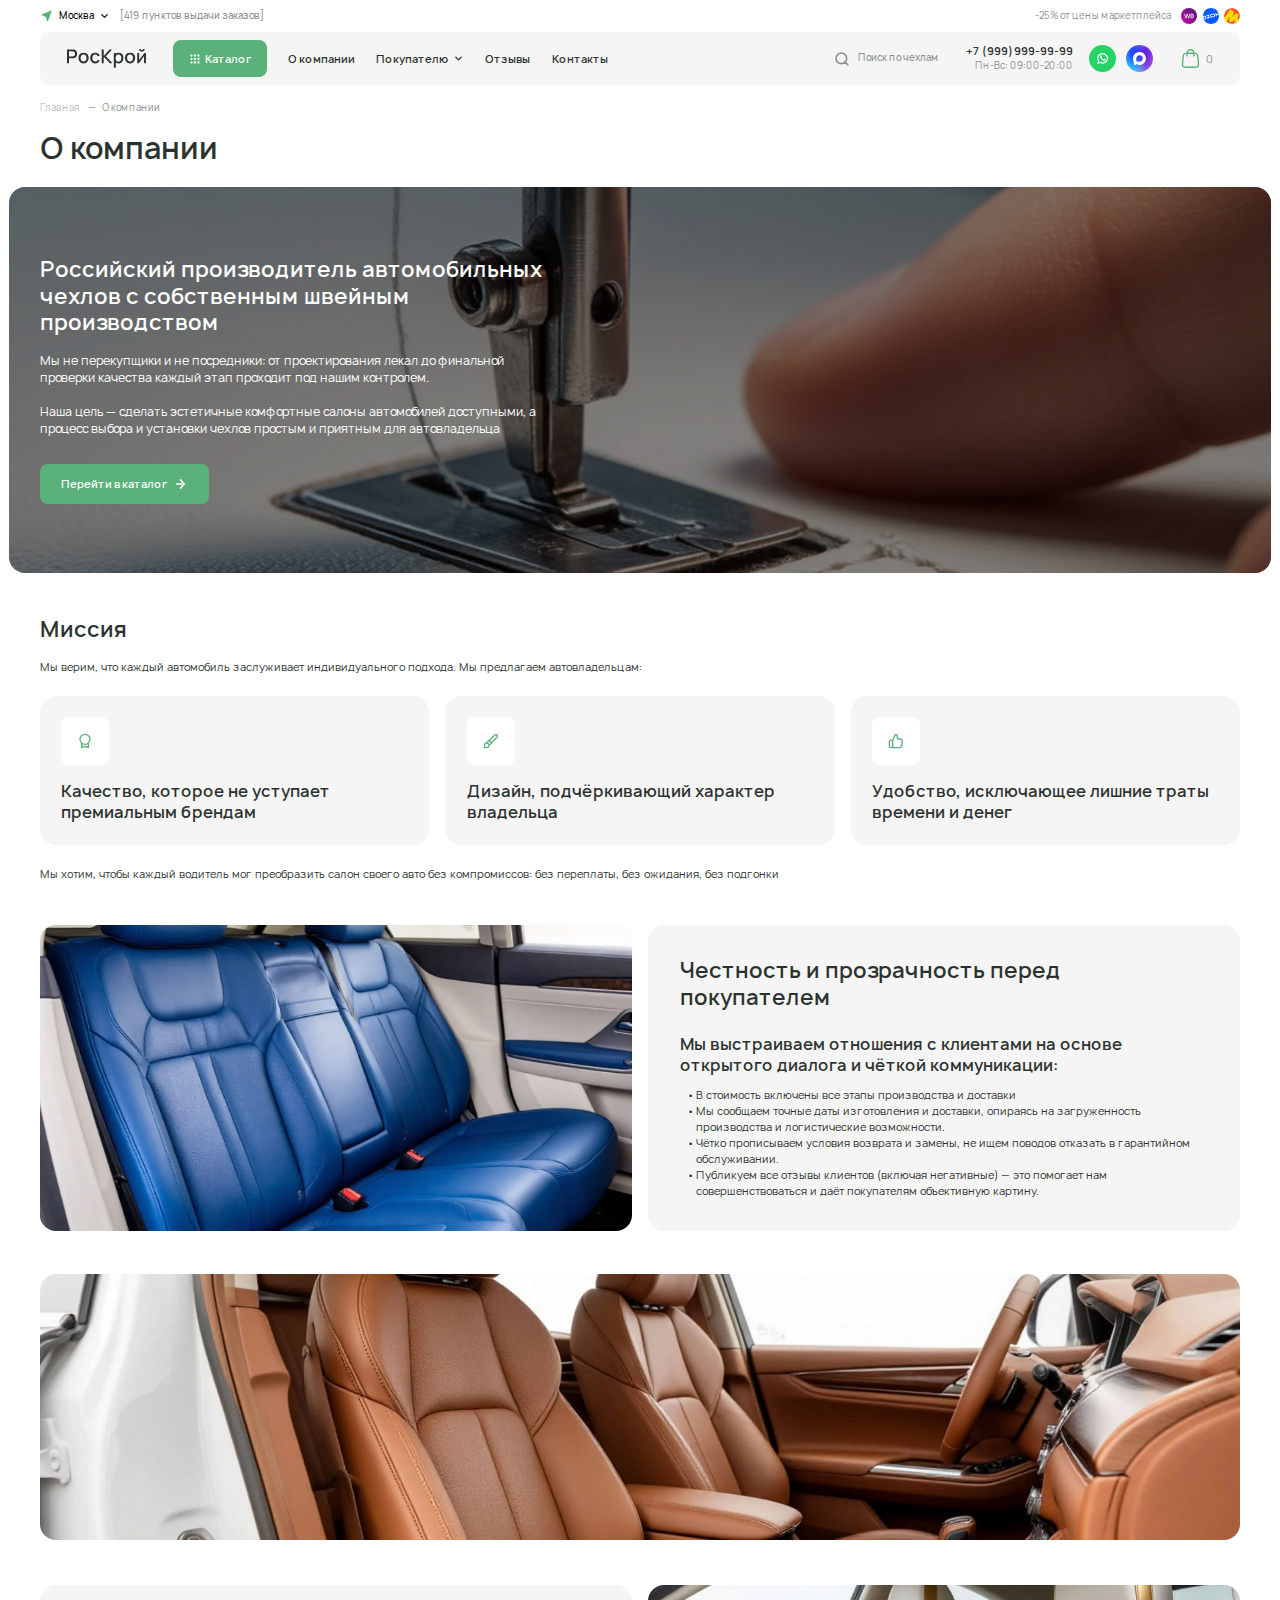
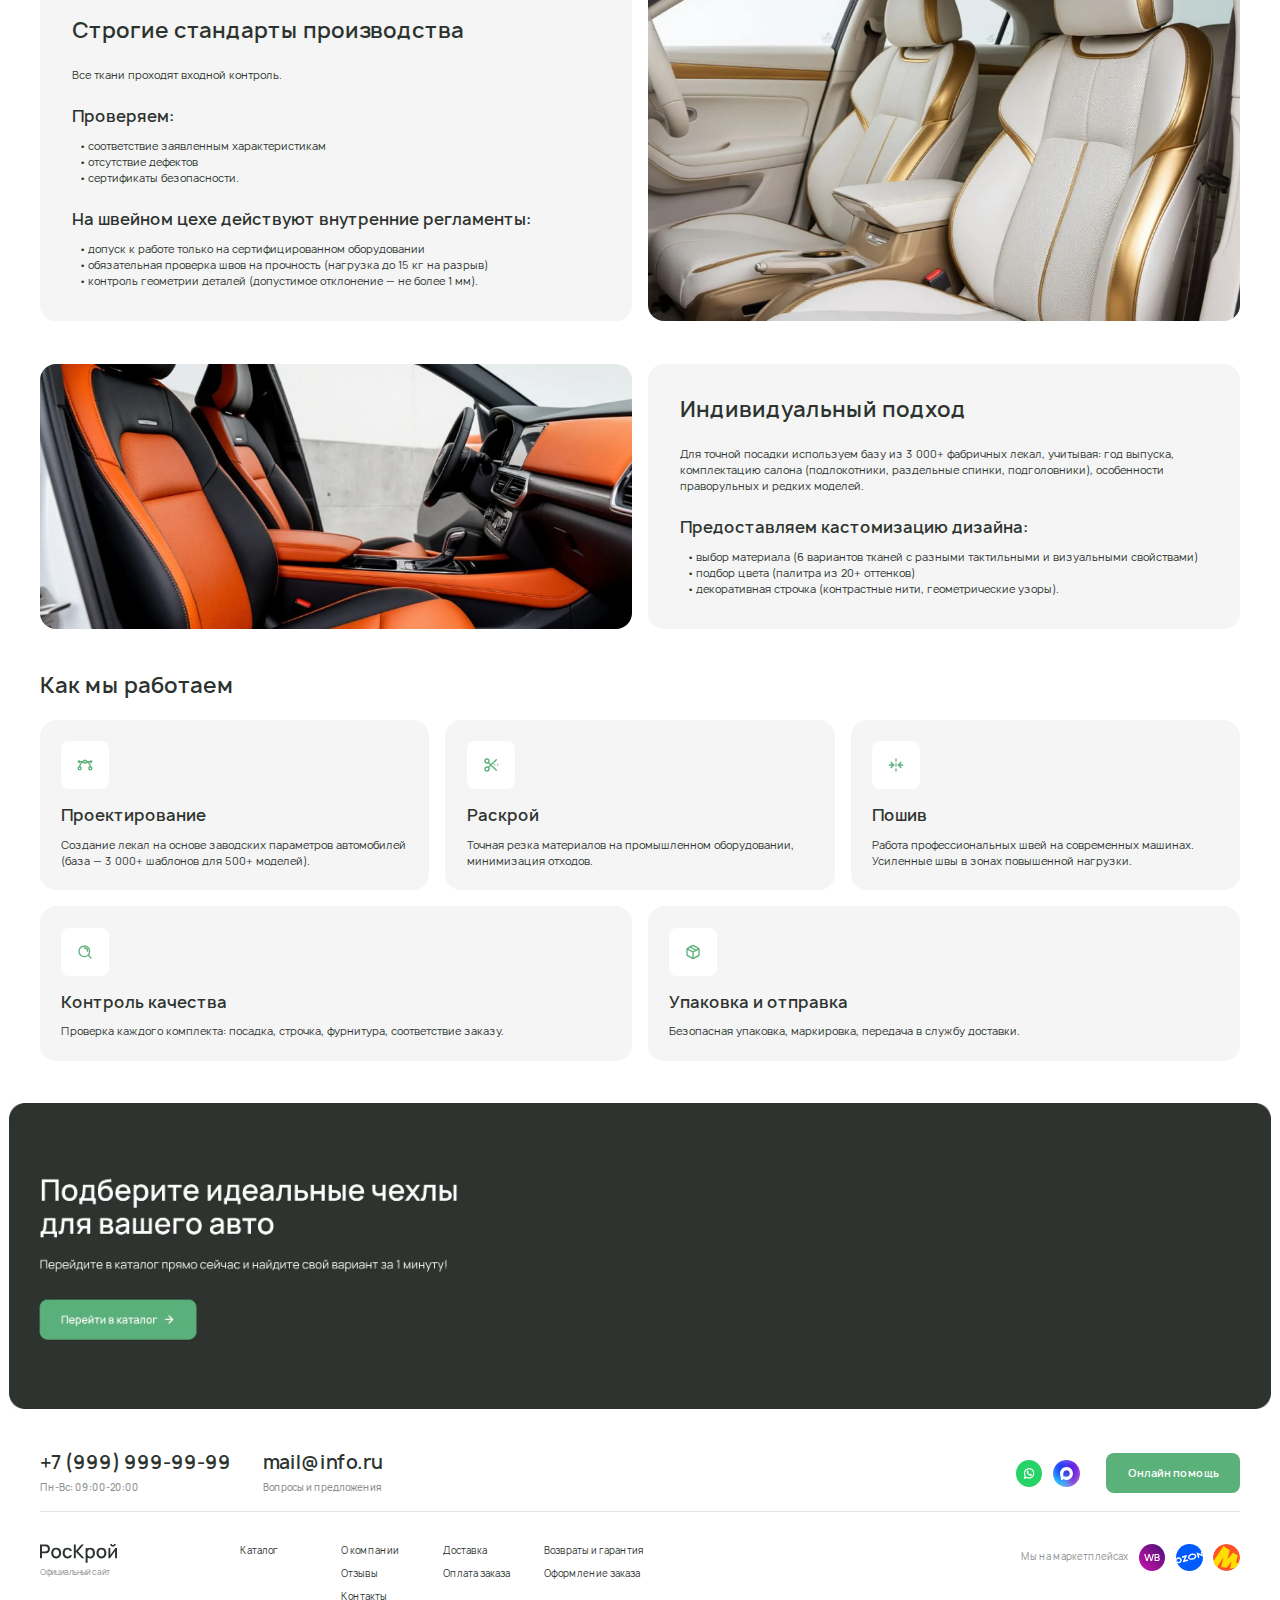
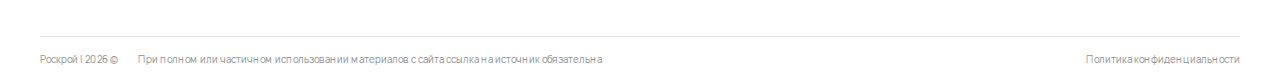
<file: about.html>
<!DOCTYPE html>
<html lang="ru">

<head>
    <meta charset="UTF-8">
    <meta name="viewport" content="width=device-width, initial-scale=1.0">
    <meta name="description" content="">
    <meta name="keywords" content="">
    <meta name="color-scheme" content="light only">
    <link rel="stylesheet" href="css/fancybox.css">
    <link rel="stylesheet" href="css/swiper-bundle.min.css">
    <link rel="stylesheet" href="css/nice-select.css">
    <link rel="stylesheet" href="css/nouislider.min.css">
    <link rel="stylesheet" href="css/style.min.css">
    <link rel="icon" href="img/favicon.svg" type="image/svg+xml">
    <title>О компании</title>
</head>


<body class="m-page">
    <div class="wrapper">
        <header class="header">
            <div class="container">
                <div class="header-top _flex-between">
                    <div class="header-city _flex">
                        <button data-modal="cityModal" class="header-city__btn _flex">
                            <img src="img/mark.svg" alt="" class="header-city__mark">
                            <span class="body-s medium-text">Москва</span>
                            <img src="img/arrow.svg" alt="" class="header-city__arrow">
                        </button>
                        <div class="body-s gray-text medium-text">
                            [419 пунктов выдачи заказов]
                        </div>
                    </div>
                    <div class="header-shops _flex">
                        <div class="body-s gray-text">-25% от цены маркетплейса</div>
                        <div class="socials">
                            <a href="" class="socials__item">
                                <img src="img/wb.svg" alt="">
                            </a>
                            <a href="" class="socials__item">
                                <img src="img/ozon.svg" alt="">
                            </a>
                            <a href="" class="socials__item">
                                <img src="img/ym.svg" alt="">
                            </a>
                        </div>

                    </div>
                </div>

                <div class="header-bottom _flex-between">
                    <div class="_flex">
                        <button class="burger _toggle-menu">
                            <img src="img/burger.svg" alt="">
                        </button>
                        <a href="" class="header__logo">
                            <img src="img/logo.svg" alt="">
                        </a>
                        <button class="_toggle-catalog catalog-btn m-btn-green">
                            <span class="catalog-btn__img">
                    <img src="img/burger2.svg" alt="" class="_view1">
                    <img src="img/burger3.svg" alt="" class="_view2">
                </span>
                            <span class="body-m">Каталог</span>
                        </button>
                        <div class="menu">
                            <div class="menu__top">
                                <a href="" class="header__logo">
                                    <img src="img/logo.svg" alt="">
                                </a>
                                <button class="menu__close _toggle-menu">
                                    <img src="img/close.svg" alt="">
                                </button>
                            </div>
                            <div class="menu__scroll">
                                <nav class="nav">
                                    <a href="" class="nav__link">
                                        <span>О компании</span>
                                    </a>
                                    <div class="nav-item">
                                        <div class="nav-item__top">
                                            <span>Покупателю</span>
                                        </div>
                                        <div class="nav-item__bottom">
                                            <div class="nav-item__inner">
                                                <ul class="nav-item__list">
                                                    <li><a href="">Доставка</a></li>
                                                    <li><a href="">Самовывоз</a></li>
                                                    <li><a href="">Оплата заказа</a></li>
                                                    <li><a href="">Оформление заказа</a></li>
                                                    <li><a href="">Возврат и гарантия</a></li>
                                                    <li><a href="">Установка</a></li>
                                                </ul>
                                            </div>
                                        </div>
                                    </div>
                                    <a href="" class="nav__link">
                                        <span>Отзывы</span>
                                    </a>
                                    <a href="" class="nav__link">
                                        <span>Контакты</span>
                                    </a>
                                </nav>

                                <div class="menu-bottom">
                                    <div class="socials">
                                        <a href="" class="socials__item">
                                            <img src="img/whatsapp.svg" alt="">
                                        </a>
                                        <a href="" class="socials__item">
                                            <img src="img/max.svg" alt="">
                                        </a>
                                    </div>

                                    <div class="menu-bottom__content _flex">
                                        <div class="menu-bottom__info">
                                            <a href="tel:+79999999999" class="h3">
                                                +7 (999) 999-99-99
                                            </a>
                                            <div class="_mt4">
                                                <div class="body-s gray-text">
                                                    Пн-Вс: 09:00-20:00
                                                </div>
                                            </div>
                                        </div>
                                    </div>
                                </div>
                            </div>
                            <div class="menu__bg _toggle-menu"></div>
                        </div>
                    </div>
                    <div class="_flex">
                        <button class="header-bottom__search _flex">
                            <img src="img/search.svg" alt="">
                            <span class="body-s gray-text medium-text">Поиск по чехлам</span>
                        </button>
                        <div class="header-contacts _flex">
                            <div class="header-contacts__phone">
                                <a href="" class="header-contacts__phone-link">
                                    <img src="img/phone.svg" alt="">
                                    <span class="body-m semi-bold-text">+7 (999) 999-99-99</span>
                                </a>
                                <div class="body-s gray-text">
                                    Пн-Вс: 09:00-20:00
                                </div>
                            </div>
                            <div class="socials">
                                <a href="" class="socials__item">
                                    <img src="img/whatsapp.svg" alt="">
                                </a>
                                <a href="" class="socials__item">
                                    <img src="img/max.svg" alt="">
                                </a>
                            </div>

                        </div>
                        <div class="header-cart" data-modal="cartModal">
                            <img src="img/bag2.svg" alt="">
                            <span class="body-m gray-text">0</span>
                        </div>
                    </div>
                </div>
            </div>

            <div class="header-search">
                <div class="container">
                    <div class="header-search__top _flex">
                        <div class="header-search__field m-search">
                            <div class="fg">
                                <input type="text" placeholder="Поиск">
                            </div>
                            <img src="img/search.svg" alt="" class="m-search__img">
                            <button class="m-search__btn2 m-btn m-btn-green">
                                <img src="img/search2.svg" alt="">
                            </button>
                        </div>
                        <button class="header-search__close m-close _toggle-search">
                            <img src="img/close.svg" alt="">
                        </button>
                    </div>
                </div>
            </div>
            <div class="header-search__bg modal-bg _toggle-search"></div>

            <div class="header-catalog">
                <div class="container">
                    <div class="header-catalog__inner">
                        <div class="header-catalog__col">
                            <div class="h4">
                                Каталог
                            </div>
                            <div class="m-search _mt16">
                                <div class="fg fg-transparent">
                                    <input type="text" placeholder="Поиск марки">
                                </div>
                                <img src="img/search.svg" alt="">
                            </div>
                            <div class="header-catalog__items _mt24">
                                <div class="header-catalog__item" data-id="1">
                                    <img src="img/menu-icon2.webp" alt="">
                                    <span class="body-m">Audi</span>
                                </div>
                                <div class="header-catalog__item" data-id="2">
                                    <img src="img/menu-icon3.webp" alt="">
                                    <span class="body-m">BMW</span>
                                </div>
                                <div class="header-catalog__item" data-id="3">
                                    <img src="img/menu-icon4.webp" alt="">
                                    <span class="body-m">Brilliance</span>
                                </div>
                                <div class="header-catalog__item" data-id="4">
                                    <img src="img/menu-icon9.webp" alt="">
                                    <span class="body-m">BYD</span>
                                </div>
                                <div class="header-catalog__item" data-id="5">
                                    <img src="img/menu-icon5.webp" alt="">
                                    <span class="body-m">Chery</span>
                                </div>
                                <div class="header-catalog__item" data-id="6">
                                    <img src="img/menu-icon6.webp" alt="">
                                    <span class="body-m">Chevrolet</span>
                                </div>
                                <div class="header-catalog__item" data-id="7">
                                    <img src="img/menu-icon7.webp" alt="">
                                    <span class="body-m">Citroen</span>
                                </div>
                                <div class="header-catalog__item" data-id="8">
                                    <img src="img/menu-icon8.webp" alt="">
                                    <span class="body-m">Daewoo</span>
                                </div>
                                <div class="header-catalog__item" data-id="9">
                                    <img src="img/menu-icon3.webp" alt="">
                                    <span class="body-m">Brilliance</span>
                                </div>
                                <div class="header-catalog__item" data-id="10">
                                    <img src="img/menu-icon9.webp" alt="">
                                    <span class="body-m">BYD</span>
                                </div>
                                <div class="header-catalog__item" data-id="11">
                                    <img src="img/menu-icon4.webp" alt="">
                                    <span class="body-m">Chery</span>
                                </div>
                                <div class="header-catalog__item" data-id="12">
                                    <img src="img/menu-icon5.webp" alt="">
                                    <span class="body-m">Chevrolet</span>
                                </div>
                                <div class="header-catalog__item" data-id="13">
                                    <img src="img/menu-icon6.webp" alt="">
                                    <span class="body-m">Chevrolet</span>
                                </div>
                                <div class="header-catalog__item" data-id="14">
                                    <img src="img/menu-icon6.webp" alt="">
                                    <span class="body-m">Chevrolet</span>
                                </div>
                                <div class="header-catalog__item" data-id="15">
                                    <img src="img/menu-icon6.webp" alt="">
                                    <span class="body-m">Chevrolet</span>
                                </div>
                                <div class="header-catalog__item" data-id="16">
                                    <img src="img/menu-icon6.webp" alt="">
                                    <span class="body-m">Chevrolet</span>
                                </div>
                            </div>
                        </div>
                        <div class="header-catalog__col2">
                            <div class="submenu" data-id="1">
                                <div class="submenu__top _flex">
                                    <button class="submenu__back">
                                        <img src="img/back.svg" alt="">
                                    </button>
                                    <div class="h4">
                                        Audi
                                    </div>
                                </div>

                                <ul class="submenu__items grid3">
                                    <li><a href="">Auris</a></li>
                                    <li><a href="">Camry</a></li>
                                    <li><a href="">Land Cruiser Prado</a></li>
                                    <li><a href="">Avensis</a></li>
                                    <li><a href="">Fortuner</a></li>
                                    <li><a href="">C-HR</a></li>
                                    <li><a href="">Highlander</a></li>
                                    <li><a href="">Auris</a></li>
                                    <li><a href="">Camry</a></li>
                                    <li><a href="">Land Cruiser Prado</a></li>
                                    <li><a href="">Avensis</a></li>
                                    <li><a href="">Fortuner</a></li>
                                    <li><a href="">C-HR</a></li>
                                    <li><a href="">Highlander</a></li>
                                    <li><a href="">Auris</a></li>
                                    <li><a href="">Camry</a></li>
                                    <li><a href="">Land Cruiser Prado</a></li>
                                    <li><a href="">Avensis</a></li>
                                    <li><a href="">Fortuner</a></li>
                                    <li><a href="">C-HR</a></li>
                                </ul>


                            </div>
                            <div class="submenu" data-id="2">
                                <div class="submenu__top _flex">
                                    <button class="submenu__back">
                                        <img src="img/back.svg" alt="">
                                    </button>
                                    <div class="h4">
                                        BMW
                                    </div>
                                </div>

                                <ul class="submenu__items grid3">
                                    <li><a href="">Auris</a></li>
                                    <li><a href="">Camry</a></li>
                                    <li><a href="">Land Cruiser Prado</a></li>
                                    <li><a href="">Avensis</a></li>
                                    <li><a href="">Fortuner</a></li>
                                    <li><a href="">C-HR</a></li>
                                    <li><a href="">Highlander</a></li>
                                    <li><a href="">Auris</a></li>
                                    <li><a href="">Camry</a></li>
                                    <li><a href="">Land Cruiser Prado</a></li>
                                    <li><a href="">Avensis</a></li>
                                    <li><a href="">Fortuner</a></li>
                                    <li><a href="">C-HR</a></li>
                                    <li><a href="">Highlander</a></li>
                                    <li><a href="">Auris</a></li>
                                    <li><a href="">Camry</a></li>
                                    <li><a href="">Land Cruiser Prado</a></li>
                                    <li><a href="">Avensis</a></li>
                                    <li><a href="">Fortuner</a></li>
                                    <li><a href="">C-HR</a></li>
                                </ul>


                            </div>
                            <div class="submenu" data-id="3">
                                <div class="submenu__top _flex">
                                    <button class="submenu__back">
                                        <img src="img/back.svg" alt="">
                                    </button>
                                    <div class="h4">
                                        Brilliance
                                    </div>
                                </div>

                                <ul class="submenu__items grid3">
                                    <li><a href="">Auris</a></li>
                                    <li><a href="">Camry</a></li>
                                    <li><a href="">Land Cruiser Prado</a></li>
                                    <li><a href="">Avensis</a></li>
                                    <li><a href="">Fortuner</a></li>
                                    <li><a href="">C-HR</a></li>
                                    <li><a href="">Highlander</a></li>
                                    <li><a href="">Auris</a></li>
                                    <li><a href="">Camry</a></li>
                                    <li><a href="">Land Cruiser Prado</a></li>
                                    <li><a href="">Avensis</a></li>
                                    <li><a href="">Fortuner</a></li>
                                    <li><a href="">C-HR</a></li>
                                    <li><a href="">Highlander</a></li>
                                    <li><a href="">Auris</a></li>
                                    <li><a href="">Camry</a></li>
                                    <li><a href="">Land Cruiser Prado</a></li>
                                    <li><a href="">Avensis</a></li>
                                    <li><a href="">Fortuner</a></li>
                                    <li><a href="">C-HR</a></li>
                                </ul>


                            </div>
                            <div class="submenu" data-id="4">
                                <div class="submenu__top _flex">
                                    <button class="submenu__back">
                                        <img src="img/back.svg" alt="">
                                    </button>
                                    <div class="h4">
                                        BYD
                                    </div>
                                </div>

                                <ul class="submenu__items grid3">
                                    <li><a href="">Auris</a></li>
                                    <li><a href="">Camry</a></li>
                                    <li><a href="">Land Cruiser Prado</a></li>
                                    <li><a href="">Avensis</a></li>
                                    <li><a href="">Fortuner</a></li>
                                    <li><a href="">C-HR</a></li>
                                    <li><a href="">Highlander</a></li>
                                    <li><a href="">Auris</a></li>
                                    <li><a href="">Camry</a></li>
                                    <li><a href="">Land Cruiser Prado</a></li>
                                    <li><a href="">Avensis</a></li>
                                    <li><a href="">Fortuner</a></li>
                                    <li><a href="">C-HR</a></li>
                                    <li><a href="">Highlander</a></li>
                                    <li><a href="">Auris</a></li>
                                    <li><a href="">Camry</a></li>
                                    <li><a href="">Land Cruiser Prado</a></li>
                                    <li><a href="">Avensis</a></li>
                                    <li><a href="">Fortuner</a></li>
                                    <li><a href="">C-HR</a></li>
                                </ul>


                            </div>
                            <div class="submenu" data-id="5">
                                <div class="submenu__top _flex">
                                    <button class="submenu__back">
                                        <img src="img/back.svg" alt="">
                                    </button>
                                    <div class="h4">
                                        Chery
                                    </div>
                                </div>

                                <ul class="submenu__items grid3">
                                    <li><a href="">Auris</a></li>
                                    <li><a href="">Camry</a></li>
                                    <li><a href="">Land Cruiser Prado</a></li>
                                    <li><a href="">Avensis</a></li>
                                    <li><a href="">Fortuner</a></li>
                                    <li><a href="">C-HR</a></li>
                                    <li><a href="">Highlander</a></li>
                                    <li><a href="">Auris</a></li>
                                    <li><a href="">Camry</a></li>
                                    <li><a href="">Land Cruiser Prado</a></li>
                                    <li><a href="">Avensis</a></li>
                                    <li><a href="">Fortuner</a></li>
                                    <li><a href="">C-HR</a></li>
                                    <li><a href="">Highlander</a></li>
                                    <li><a href="">Auris</a></li>
                                    <li><a href="">Camry</a></li>
                                    <li><a href="">Land Cruiser Prado</a></li>
                                    <li><a href="">Avensis</a></li>
                                    <li><a href="">Fortuner</a></li>
                                    <li><a href="">C-HR</a></li>
                                </ul>


                            </div>
                            <div class="submenu" data-id="6">
                                <div class="submenu__top _flex">
                                    <button class="submenu__back">
                                        <img src="img/back.svg" alt="">
                                    </button>
                                    <div class="h4">
                                        Chevrolet
                                    </div>
                                </div>

                                <ul class="submenu__items grid3">
                                    <li><a href="">Auris</a></li>
                                    <li><a href="">Camry</a></li>
                                    <li><a href="">Land Cruiser Prado</a></li>
                                    <li><a href="">Avensis</a></li>
                                    <li><a href="">Fortuner</a></li>
                                    <li><a href="">C-HR</a></li>
                                    <li><a href="">Highlander</a></li>
                                    <li><a href="">Auris</a></li>
                                    <li><a href="">Camry</a></li>
                                    <li><a href="">Land Cruiser Prado</a></li>
                                    <li><a href="">Avensis</a></li>
                                    <li><a href="">Fortuner</a></li>
                                    <li><a href="">C-HR</a></li>
                                    <li><a href="">Highlander</a></li>
                                    <li><a href="">Auris</a></li>
                                    <li><a href="">Camry</a></li>
                                    <li><a href="">Land Cruiser Prado</a></li>
                                    <li><a href="">Avensis</a></li>
                                    <li><a href="">Fortuner</a></li>
                                    <li><a href="">C-HR</a></li>
                                </ul>


                            </div>
                            <div class="submenu" data-id="7">
                                <div class="submenu__top _flex">
                                    <button class="submenu__back">
                                        <img src="img/back.svg" alt="">
                                    </button>
                                    <div class="h4">
                                        Citroen
                                    </div>
                                </div>

                                <ul class="submenu__items grid3">
                                    <li><a href="">Auris</a></li>
                                    <li><a href="">Camry</a></li>
                                    <li><a href="">Land Cruiser Prado</a></li>
                                    <li><a href="">Avensis</a></li>
                                    <li><a href="">Fortuner</a></li>
                                    <li><a href="">C-HR</a></li>
                                    <li><a href="">Highlander</a></li>
                                    <li><a href="">Auris</a></li>
                                    <li><a href="">Camry</a></li>
                                    <li><a href="">Land Cruiser Prado</a></li>
                                    <li><a href="">Avensis</a></li>
                                    <li><a href="">Fortuner</a></li>
                                    <li><a href="">C-HR</a></li>
                                    <li><a href="">Highlander</a></li>
                                    <li><a href="">Auris</a></li>
                                    <li><a href="">Camry</a></li>
                                    <li><a href="">Land Cruiser Prado</a></li>
                                    <li><a href="">Avensis</a></li>
                                    <li><a href="">Fortuner</a></li>
                                    <li><a href="">C-HR</a></li>
                                </ul>


                            </div>
                            <div class="submenu" data-id="8">
                                <div class="submenu__top _flex">
                                    <button class="submenu__back">
                                        <img src="img/back.svg" alt="">
                                    </button>
                                    <div class="h4">
                                        Daewoo
                                    </div>
                                </div>

                                <ul class="submenu__items grid3">
                                    <li><a href="">Auris</a></li>
                                    <li><a href="">Camry</a></li>
                                    <li><a href="">Land Cruiser Prado</a></li>
                                    <li><a href="">Avensis</a></li>
                                    <li><a href="">Fortuner</a></li>
                                    <li><a href="">C-HR</a></li>
                                    <li><a href="">Highlander</a></li>
                                    <li><a href="">Auris</a></li>
                                    <li><a href="">Camry</a></li>
                                    <li><a href="">Land Cruiser Prado</a></li>
                                    <li><a href="">Avensis</a></li>
                                    <li><a href="">Fortuner</a></li>
                                    <li><a href="">C-HR</a></li>
                                    <li><a href="">Highlander</a></li>
                                    <li><a href="">Auris</a></li>
                                    <li><a href="">Camry</a></li>
                                    <li><a href="">Land Cruiser Prado</a></li>
                                    <li><a href="">Avensis</a></li>
                                    <li><a href="">Fortuner</a></li>
                                    <li><a href="">C-HR</a></li>
                                </ul>


                            </div>
                            <div class="submenu" data-id="9">
                                <div class="submenu__top _flex">
                                    <button class="submenu__back">
                                        <img src="img/back.svg" alt="">
                                    </button>
                                    <div class="h4">
                                        Brilliance
                                    </div>
                                </div>

                                <ul class="submenu__items grid3">
                                    <li><a href="">Auris</a></li>
                                    <li><a href="">Camry</a></li>
                                    <li><a href="">Land Cruiser Prado</a></li>
                                    <li><a href="">Avensis</a></li>
                                    <li><a href="">Fortuner</a></li>
                                    <li><a href="">C-HR</a></li>
                                    <li><a href="">Highlander</a></li>
                                    <li><a href="">Auris</a></li>
                                    <li><a href="">Camry</a></li>
                                    <li><a href="">Land Cruiser Prado</a></li>
                                    <li><a href="">Avensis</a></li>
                                    <li><a href="">Fortuner</a></li>
                                    <li><a href="">C-HR</a></li>
                                    <li><a href="">Highlander</a></li>
                                    <li><a href="">Auris</a></li>
                                    <li><a href="">Camry</a></li>
                                    <li><a href="">Land Cruiser Prado</a></li>
                                    <li><a href="">Avensis</a></li>
                                    <li><a href="">Fortuner</a></li>
                                    <li><a href="">C-HR</a></li>
                                </ul>


                            </div>
                            <div class="submenu" data-id="10">
                                <div class="submenu__top _flex">
                                    <button class="submenu__back">
                                        <img src="img/back.svg" alt="">
                                    </button>
                                    <div class="h4">
                                        BYD
                                    </div>
                                </div>

                                <ul class="submenu__items grid3">
                                    <li><a href="">Auris</a></li>
                                    <li><a href="">Camry</a></li>
                                    <li><a href="">Land Cruiser Prado</a></li>
                                    <li><a href="">Avensis</a></li>
                                    <li><a href="">Fortuner</a></li>
                                    <li><a href="">C-HR</a></li>
                                    <li><a href="">Highlander</a></li>
                                    <li><a href="">Auris</a></li>
                                    <li><a href="">Camry</a></li>
                                    <li><a href="">Land Cruiser Prado</a></li>
                                    <li><a href="">Avensis</a></li>
                                    <li><a href="">Fortuner</a></li>
                                    <li><a href="">C-HR</a></li>
                                    <li><a href="">Highlander</a></li>
                                    <li><a href="">Auris</a></li>
                                    <li><a href="">Camry</a></li>
                                    <li><a href="">Land Cruiser Prado</a></li>
                                    <li><a href="">Avensis</a></li>
                                    <li><a href="">Fortuner</a></li>
                                    <li><a href="">C-HR</a></li>
                                </ul>


                            </div>
                            <div class="submenu" data-id="11">
                                <div class="submenu__top _flex">
                                    <button class="submenu__back">
                                        <img src="img/back.svg" alt="">
                                    </button>
                                    <div class="h4">
                                        Chery
                                    </div>
                                </div>

                                <ul class="submenu__items grid3">
                                    <li><a href="">Auris</a></li>
                                    <li><a href="">Camry</a></li>
                                    <li><a href="">Land Cruiser Prado</a></li>
                                    <li><a href="">Avensis</a></li>
                                    <li><a href="">Fortuner</a></li>
                                    <li><a href="">C-HR</a></li>
                                    <li><a href="">Highlander</a></li>
                                    <li><a href="">Auris</a></li>
                                    <li><a href="">Camry</a></li>
                                    <li><a href="">Land Cruiser Prado</a></li>
                                    <li><a href="">Avensis</a></li>
                                    <li><a href="">Fortuner</a></li>
                                    <li><a href="">C-HR</a></li>
                                    <li><a href="">Highlander</a></li>
                                    <li><a href="">Auris</a></li>
                                    <li><a href="">Camry</a></li>
                                    <li><a href="">Land Cruiser Prado</a></li>
                                    <li><a href="">Avensis</a></li>
                                    <li><a href="">Fortuner</a></li>
                                    <li><a href="">C-HR</a></li>
                                </ul>


                            </div>
                            <div class="submenu" data-id="12">
                                <div class="submenu__top _flex">
                                    <button class="submenu__back">
                                        <img src="img/back.svg" alt="">
                                    </button>
                                    <div class="h4">
                                        Chevrolet
                                    </div>
                                </div>

                                <ul class="submenu__items grid3">
                                    <li><a href="">Auris</a></li>
                                    <li><a href="">Camry</a></li>
                                    <li><a href="">Land Cruiser Prado</a></li>
                                    <li><a href="">Avensis</a></li>
                                    <li><a href="">Fortuner</a></li>
                                    <li><a href="">C-HR</a></li>
                                    <li><a href="">Highlander</a></li>
                                    <li><a href="">Auris</a></li>
                                    <li><a href="">Camry</a></li>
                                    <li><a href="">Land Cruiser Prado</a></li>
                                    <li><a href="">Avensis</a></li>
                                    <li><a href="">Fortuner</a></li>
                                    <li><a href="">C-HR</a></li>
                                    <li><a href="">Highlander</a></li>
                                    <li><a href="">Auris</a></li>
                                    <li><a href="">Camry</a></li>
                                    <li><a href="">Land Cruiser Prado</a></li>
                                    <li><a href="">Avensis</a></li>
                                    <li><a href="">Fortuner</a></li>
                                    <li><a href="">C-HR</a></li>
                                </ul>


                            </div>
                            <div class="submenu" data-id="13">
                                <div class="submenu__top _flex">
                                    <button class="submenu__back">
                                        <img src="img/back.svg" alt="">
                                    </button>
                                    <div class="h4">
                                        Chevrolet
                                    </div>
                                </div>

                                <ul class="submenu__items grid3">
                                    <li><a href="">Auris</a></li>
                                    <li><a href="">Camry</a></li>
                                    <li><a href="">Land Cruiser Prado</a></li>
                                    <li><a href="">Avensis</a></li>
                                    <li><a href="">Fortuner</a></li>
                                    <li><a href="">C-HR</a></li>
                                    <li><a href="">Highlander</a></li>
                                    <li><a href="">Auris</a></li>
                                    <li><a href="">Camry</a></li>
                                    <li><a href="">Land Cruiser Prado</a></li>
                                    <li><a href="">Avensis</a></li>
                                    <li><a href="">Fortuner</a></li>
                                    <li><a href="">C-HR</a></li>
                                    <li><a href="">Highlander</a></li>
                                    <li><a href="">Auris</a></li>
                                    <li><a href="">Camry</a></li>
                                    <li><a href="">Land Cruiser Prado</a></li>
                                    <li><a href="">Avensis</a></li>
                                    <li><a href="">Fortuner</a></li>
                                    <li><a href="">C-HR</a></li>
                                </ul>


                            </div>
                            <div class="submenu" data-id="14">
                                <div class="submenu__top _flex">
                                    <button class="submenu__back">
                                        <img src="img/back.svg" alt="">
                                    </button>
                                    <div class="h4">
                                        Chevrolet
                                    </div>
                                </div>

                                <ul class="submenu__items grid3">
                                    <li><a href="">Auris</a></li>
                                    <li><a href="">Camry</a></li>
                                    <li><a href="">Land Cruiser Prado</a></li>
                                    <li><a href="">Avensis</a></li>
                                    <li><a href="">Fortuner</a></li>
                                    <li><a href="">C-HR</a></li>
                                    <li><a href="">Highlander</a></li>
                                    <li><a href="">Auris</a></li>
                                    <li><a href="">Camry</a></li>
                                    <li><a href="">Land Cruiser Prado</a></li>
                                    <li><a href="">Avensis</a></li>
                                    <li><a href="">Fortuner</a></li>
                                    <li><a href="">C-HR</a></li>
                                    <li><a href="">Highlander</a></li>
                                    <li><a href="">Auris</a></li>
                                    <li><a href="">Camry</a></li>
                                    <li><a href="">Land Cruiser Prado</a></li>
                                    <li><a href="">Avensis</a></li>
                                    <li><a href="">Fortuner</a></li>
                                    <li><a href="">C-HR</a></li>
                                </ul>


                            </div>
                            <div class="submenu" data-id="15">
                                <div class="submenu__top _flex">
                                    <button class="submenu__back">
                                        <img src="img/back.svg" alt="">
                                    </button>
                                    <div class="h4">
                                        Chevrolet
                                    </div>
                                </div>

                                <ul class="submenu__items grid3">
                                    <li><a href="">Auris</a></li>
                                    <li><a href="">Camry</a></li>
                                    <li><a href="">Land Cruiser Prado</a></li>
                                    <li><a href="">Avensis</a></li>
                                    <li><a href="">Fortuner</a></li>
                                    <li><a href="">C-HR</a></li>
                                    <li><a href="">Highlander</a></li>
                                    <li><a href="">Auris</a></li>
                                    <li><a href="">Camry</a></li>
                                    <li><a href="">Land Cruiser Prado</a></li>
                                    <li><a href="">Avensis</a></li>
                                    <li><a href="">Fortuner</a></li>
                                    <li><a href="">C-HR</a></li>
                                    <li><a href="">Highlander</a></li>
                                    <li><a href="">Auris</a></li>
                                    <li><a href="">Camry</a></li>
                                    <li><a href="">Land Cruiser Prado</a></li>
                                    <li><a href="">Avensis</a></li>
                                    <li><a href="">Fortuner</a></li>
                                    <li><a href="">C-HR</a></li>
                                </ul>


                            </div>
                            <div class="submenu" data-id="16">
                                <div class="submenu__top _flex">
                                    <button class="submenu__back">
                                        <img src="img/back.svg" alt="">
                                    </button>
                                    <div class="h4">
                                        Chevrolet
                                    </div>
                                </div>

                                <ul class="submenu__items grid3">
                                    <li><a href="">Auris</a></li>
                                    <li><a href="">Camry</a></li>
                                    <li><a href="">Land Cruiser Prado</a></li>
                                    <li><a href="">Avensis</a></li>
                                    <li><a href="">Fortuner</a></li>
                                    <li><a href="">C-HR</a></li>
                                    <li><a href="">Highlander</a></li>
                                    <li><a href="">Auris</a></li>
                                    <li><a href="">Camry</a></li>
                                    <li><a href="">Land Cruiser Prado</a></li>
                                    <li><a href="">Avensis</a></li>
                                    <li><a href="">Fortuner</a></li>
                                    <li><a href="">C-HR</a></li>
                                    <li><a href="">Highlander</a></li>
                                    <li><a href="">Auris</a></li>
                                    <li><a href="">Camry</a></li>
                                    <li><a href="">Land Cruiser Prado</a></li>
                                    <li><a href="">Avensis</a></li>
                                    <li><a href="">Fortuner</a></li>
                                    <li><a href="">C-HR</a></li>
                                </ul>


                            </div>

                            <div class="catalog-contacts">
                                <div class="catalog-contacts__item">
                                    <div class="h3">
                                        <a href="">+7 (999) 999-99-99</a>
                                    </div>
                                    <div class="body-m gray-text">Пн-Вс: 09:00-20:00</div>
                                </div>
                                <div class="catalog-contacts__item">
                                    <div class="h3">
                                        <a href="">mail@info.ru</a>
                                    </div>
                                    <div class="body-m gray-text">Вопросы и предложения</div>
                                </div>
                            </div>
                        </div>
                    </div>
                </div>
            </div>
            <div class="header-catalog__bg modal-bg _toggle-catalog"></div>

            <div class="mob-footer">
                <a href="" class="mob-footer__btn">
                    <img src="img/menu-icon.svg" alt="">
                    <span class="mob-footer__btn-title body-xs">Главная</span>
                </a>
                <button class="mob-footer__btn _toggle-catalog">
                    <svg xmlns="http://www.w3.org/2000/svg" width="20" height="20" viewBox="0 0 20 20" fill="none">
                        <path d="M10.0002 5.00001C10.4604 5.00001 10.8335 4.62691 10.8335 4.16668C10.8335 3.70644 10.4604 3.33334 10.0002 3.33334C9.53993 3.33334 9.16683 3.70644 9.16683 4.16668C9.16683 4.62691 9.53993 5.00001 10.0002 5.00001Z" stroke="#8D8F91" stroke-width="2" stroke-linecap="round" stroke-linejoin="round" />
                        <path d="M10.0002 10.8333C10.4604 10.8333 10.8335 10.4602 10.8335 10C10.8335 9.53977 10.4604 9.16668 10.0002 9.16668C9.53993 9.16668 9.16683 9.53977 9.16683 10C9.16683 10.4602 9.53993 10.8333 10.0002 10.8333Z" stroke="#8D8F91" stroke-width="2" stroke-linecap="round" stroke-linejoin="round" />
                        <path d="M10.0002 16.6667C10.4604 16.6667 10.8335 16.2936 10.8335 15.8333C10.8335 15.3731 10.4604 15 10.0002 15C9.53993 15 9.16683 15.3731 9.16683 15.8333C9.16683 16.2936 9.53993 16.6667 10.0002 16.6667Z" stroke="#8D8F91" stroke-width="2" stroke-linecap="round" stroke-linejoin="round" />
                        <path d="M15.8335 5.00001C16.2937 5.00001 16.6668 4.62691 16.6668 4.16668C16.6668 3.70644 16.2937 3.33334 15.8335 3.33334C15.3733 3.33334 15.0002 3.70644 15.0002 4.16668C15.0002 4.62691 15.3733 5.00001 15.8335 5.00001Z" stroke="#8D8F91" stroke-width="2" stroke-linecap="round" stroke-linejoin="round" />
                        <path d="M15.8335 10.8333C16.2937 10.8333 16.6668 10.4602 16.6668 10C16.6668 9.53977 16.2937 9.16668 15.8335 9.16668C15.3733 9.16668 15.0002 9.53977 15.0002 10C15.0002 10.4602 15.3733 10.8333 15.8335 10.8333Z" stroke="#8D8F91" stroke-width="2" stroke-linecap="round" stroke-linejoin="round" />
                        <path d="M15.8335 16.6667C16.2937 16.6667 16.6668 16.2936 16.6668 15.8333C16.6668 15.3731 16.2937 15 15.8335 15C15.3733 15 15.0002 15.3731 15.0002 15.8333C15.0002 16.2936 15.3733 16.6667 15.8335 16.6667Z" stroke="#8D8F91" stroke-width="2" stroke-linecap="round" stroke-linejoin="round" />
                        <path d="M4.16683 5.00001C4.62707 5.00001 5.00016 4.62691 5.00016 4.16668C5.00016 3.70644 4.62707 3.33334 4.16683 3.33334C3.70659 3.33334 3.3335 3.70644 3.3335 4.16668C3.3335 4.62691 3.70659 5.00001 4.16683 5.00001Z" stroke="#8D8F91" stroke-width="2" stroke-linecap="round" stroke-linejoin="round" />
                        <path d="M4.16683 10.8333C4.62707 10.8333 5.00016 10.4602 5.00016 10C5.00016 9.53977 4.62707 9.16668 4.16683 9.16668C3.70659 9.16668 3.3335 9.53977 3.3335 10C3.3335 10.4602 3.70659 10.8333 4.16683 10.8333Z" stroke="#8D8F91" stroke-width="2" stroke-linecap="round" stroke-linejoin="round" />
                        <path d="M4.16683 16.6667C4.62707 16.6667 5.00016 16.2936 5.00016 15.8333C5.00016 15.3731 4.62707 15 4.16683 15C3.70659 15 3.3335 15.3731 3.3335 15.8333C3.3335 16.2936 3.70659 16.6667 4.16683 16.6667Z" stroke="#8D8F91" stroke-width="2" stroke-linecap="round" stroke-linejoin="round" />
                    </svg>
                    <span class="mob-footer__btn-title body-xs">Каталог</span>
                </button>
                <button class="mob-footer__btn _toggle-search">
                    <img src="img/menu-icon3.svg" alt="">
                    <span class="mob-footer__btn-title body-xs">Поиск</span>
                </button>
                <a href="" class="mob-footer__btn">
                    <img src="img/menu-icon4.svg" alt="">
                    <span class="mob-footer__btn-title body-xs">Корзина</span>
                </a>
            </div>

        </header>
        <main class="content">

            <div class="about m-section _first">
                <div class="container">
                    <div class="breadcrumbs">
                        <ul>
                            <li><a href="">Главная</a></li>
                            <li><span>О компании</span></li>
                        </ul>
                    </div>
                    <h1 class="h1">
                        О компании
                    </h1>
                </div>
                <div class="_mt32 _mt24-mob">
                    <div class="about-main full-block">
                        <div class="container">
                            <div class="about-main__inner">
                                <div class="h2">
                                    Российский производитель автомобильных чехлов с собственным швейным производством
                                </div>
                                <div class="_mt24 _mt16-mob">
                                    <div class="body-l">
                                        Мы не перекупщики и не посредники: от проектирования лекал до финальной проверки качества каждый этап проходит под нашим контролем.
                                    </div>
                                </div>
                                <div class="_mt24 _mt16-mob">
                                    <div class="body-l">
                                        Наша цель — сделать эстетичные комфортные салоны автомобилей доступными, а процесс выбора и установки чехлов простым и приятным для автовладельца
                                    </div>
                                </div>
                                <div class="_mt40 _mt32-tablet _flex">
                                    <a href="" class="m-btn m-btn-green _full-mob">
                                        <span>Перейти в каталог</span>
                                        <img src="img/arrow-right.svg" alt="">
                                    </a>
                                </div>
                                <div class="produce__img absolute-img m-backdrop">
                                    <img src="img/produce.webp" alt="">
                                </div>
                            </div>
                        </div>
                    </div>
                </div>
            </div>

            <div class="advantages m-section">
                <div class="container">
                    <div class="h2">
                        Миссия
                    </div>
                    <div class="_mt24 _mt16-mob">
                        <div class="body-m">
                            Мы верим, что каждый автомобиль заслуживает индивидуального подхода. Мы предлагаем автовладельцам:
                        </div>
                    </div>
                    <div class="advantages__grid grid3 grid-tablet2 grid-mob-small _mt32 _mt24-mob">
                        <div class="advantage-card m-card">
                            <div class="advantage-card__icon m-icon">
                                <img src="img/advantage-icon7.svg" alt="">
                            </div>
                            <div class="advantage-card__content">
                                <div class="h4">
                                    Качество, которое не уступает премиальным брендам
                                </div>

                            </div>
                        </div>

                        <div class="advantage-card m-card">
                            <div class="advantage-card__icon m-icon">
                                <img src="img/advantage-icon8.svg" alt="">
                            </div>
                            <div class="advantage-card__content">
                                <div class="h4">
                                    Дизайн, подчёркивающий характер владельца
                                </div>

                            </div>
                        </div>

                        <div class="advantage-card m-card">
                            <div class="advantage-card__icon m-icon">
                                <img src="img/advantage-icon9.svg" alt="">
                            </div>
                            <div class="advantage-card__content">
                                <div class="h4">
                                    Удобство, исключающее лишние траты времени и денег
                                </div>

                            </div>
                        </div>

                    </div>
                    <div class="_mt32 _mt24-mob">
                        <div class="body-m">
                            Мы хотим, чтобы каждый водитель мог преобразить салон своего авто без компромиссов: без переплаты, без ожидания, без подгонки
                        </div>
                    </div>
                </div>

            </div>

            <div class="advantages2 m-section">
                <div class="container">
                    <div class="advantages2__cards">
                        <div class="advantage2-card">
                            <div class="advantage2-card__grid">
                                <div class="advantage2-card__img">
                                    <img src="img/advantages2-img.webp" alt="" class="_view1">
                                    <img src="img/advantages2-img-1.webp" alt="" class="_view2">
                                    <img src="img/advantages2-img-2.webp" alt="" class="_view3">
                                </div>
                                <div class="advantage2-card__desc">
                                    <div class="text">
                                        <h2>Честность и прозрачность перед покупателем</h2>
                                        <hr>
                                        <h4>Мы выстраиваем отношения с клиентами на основе открытого диалога и чёткой коммуникации:</h4>
                                        <ul>
                                            <li>В стоимость включены все этапы производства и доставки</li>
                                            <li>Мы сообщаем точные даты изготовления и доставки, опираясь на загруженность производства и логистические возможности.</li>
                                            <li>Чётко прописываем условия возврата и замены, не ищем поводов отказать в гарантийном обслуживании.</li>
                                            <li>Публикуем все отзывы клиентов (включая негативные) — это помогает нам совершенствоваться и даёт покупателям объективную картину.</li>
                                        </ul>
                                    </div>
                                </div>
                            </div>
                        </div>
                        <div class="advantage2-card">
                            <div class="advantage2-card__img">
                                <img src="img/advantages2-img2.webp" alt="" class="_view1">
                                <img src="img/advantages2-img2-1.webp" alt="" class="_view2">
                                <img src="img/advantages2-img2-2.webp" alt="" class="_view3">
                            </div>
                        </div>
                        <div class="advantage2-card">
                            <div class="advantage2-card__grid">
                                <div class="advantage2-card__desc">
                                    <div class="text">
                                        <h2>Строгие стандарты производства</h2>
                                        <hr>
                                        <p>Все ткани проходят входной контроль.</p>
                                        <hr>
                                        <h4>Проверяем:</h4>
                                        <ul>
                                            <li>соответствие заявленным характеристикам</li>
                                            <li>отсутствие дефектов</li>
                                            <li>сертификаты безопасности.
                                            </li>
                                        </ul>
                                        <hr>
                                        <h4>На швейном цехе действуют внутренние регламенты:</h4>
                                        <ul>
                                            <li>допуск к работе только на сертифицированном оборудовании</li>
                                            <li>обязательная проверка швов на прочность (нагрузка до 15 кг на разрыв)</li>
                                            <li>контроль геометрии деталей (допустимое отклонение — не более 1 мм).</li>
                                        </ul>
                                    </div>
                                </div>
                                <div class="advantage2-card__img">
                                    <img src="img/advantages2-img3.webp" alt="" class="_view1">
                                    <img src="img/advantages2-img3-1.webp" alt="" class="_view2">
                                    <img src="img/advantages2-img3-2.webp" alt="" class="_view3">
                                </div>
                            </div>
                        </div>
                        <div class="advantage2-card">
                            <div class="advantage2-card__grid">
                                <div class="advantage2-card__img">
                                    <img src="img/advantages2-img4.webp" alt="" class="_view1">
                                    <img src="img/advantages2-img4-1.webp" alt="" class="_view2">
                                    <img src="img/advantages2-img4-2.webp" alt="" class="_view3">
                                </div>
                                <div class="advantage2-card__desc">
                                    <div class="text">
                                        <h2>Индивидуальный подход</h2>
                                        <hr>
                                        <p>Для точной посадки используем базу из 3 000+ фабричных лекал, учитывая: год выпуска, комплектацию салона (подлокотники, раздельные спинки, подголовники), особенности праворульных и редких моделей.</p>
                                        <hr>
                                        <h4>Предоставляем кастомизацию дизайна:</h4>
                                        <ul>
                                            <li>выбор материала (6 вариантов тканей с разными тактильными и визуальными свойствами)</li>
                                            <li>подбор цвета (палитра из 20+ оттенков)</li>
                                            <li>декоративная строчка (контрастные нити, геометрические узоры).</li>
                                        </ul>
                                    </div>
                                </div>
                            </div>
                        </div>
                    </div>
                </div>
            </div>

            <div class="how-work advantages m-section">
                <div class="container">
                    <div class="h2">
                        Как мы работаем
                    </div>
                    <div class="advantages__grid grid6 grid-tablet2 grid-mob-small _mt32 _mt24-mob">
                        <div class="advantage-card m-card">
                            <div class="advantage-card__icon m-icon">
                                <img src="img/advantage-icon10.svg" alt="">
                            </div>
                            <div class="advantage-card__content">
                                <div class="h4">
                                    Проектирование
                                </div>

                                <div class="_mt16">
                                    <div class="body-m">
                                        Создание лекал на основе заводских параметров автомобилей (база — 3 000+ шаблонов для 500+ моделей).
                                    </div>
                                </div>
                            </div>
                        </div>

                        <div class="advantage-card m-card">
                            <div class="advantage-card__icon m-icon">
                                <img src="img/advantage-icon11.svg" alt="">
                            </div>
                            <div class="advantage-card__content">
                                <div class="h4">
                                    Раскрой
                                </div>

                                <div class="_mt16">
                                    <div class="body-m">
                                        Точная резка материалов на промышленном оборудовании, минимизация отходов.
                                    </div>
                                </div>
                            </div>
                        </div>

                        <div class="advantage-card m-card">
                            <div class="advantage-card__icon m-icon">
                                <img src="img/advantage-icon12.svg" alt="">
                            </div>
                            <div class="advantage-card__content">
                                <div class="h4">
                                    Пошив
                                </div>

                                <div class="_mt16">
                                    <div class="body-m">
                                        Работа профессиональных швей на современных машинах. Усиленные швы в зонах повышенной нагрузки.
                                    </div>
                                </div>
                            </div>
                        </div>

                        <div class="advantage-card m-card">
                            <div class="advantage-card__icon m-icon">
                                <img src="img/advantage-icon13.svg" alt="">
                            </div>
                            <div class="advantage-card__content">
                                <div class="h4">
                                    Контроль качества
                                </div>

                                <div class="_mt16">
                                    <div class="body-m">
                                        Проверка каждого комплекта: посадка, строчка, фурнитура, соответствие заказу.
                                    </div>
                                </div>
                            </div>
                        </div>

                        <div class="advantage-card m-card">
                            <div class="advantage-card__icon m-icon">
                                <img src="img/advantage-icon14.svg" alt="">
                            </div>
                            <div class="advantage-card__content">
                                <div class="h4">
                                    Упаковка и отправка
                                </div>

                                <div class="_mt16">
                                    <div class="body-m">
                                        Безопасная упаковка, маркировка, передача в службу доставки.
                                    </div>
                                </div>
                            </div>
                        </div>

                    </div>
                </div>

            </div>

            <div class="consult m-section">
                <div class="full-block">
                    <a href="" class="m-banner">
                        <img src="img/consult-banner4.webp" alt="" class="_view1">
                        <img src="img/consult-banner4-tablet.webp" alt="" class="_view2">
                        <img src="img/consult-banner4-mob.webp" alt="" class="_view3">
                    </a>

                </div>

            </div>

        </main>
        <footer class="footer">
            <div class="container">
                <div class="footer__inner">
                    <div class="footer__top _flex-between">
                        <div class="footer-contacts">
                            <div class="footer-contacts__item">
                                <div class="h3">
                                    <a href="tel:+79999999999">+7 (999) 999-99-99</a>
                                </div>
                                <div class="_mt8">
                                    <div class="body-s medium-text gray-text">
                                        Пн-Вс: 09:00-20:00
                                    </div>
                                </div>
                            </div>
                            <div class="footer-contacts__item">
                                <div class="h3">
                                    <a href="mailto:mail@info.ru">mail@info.ru</a>
                                </div>
                                <div class="_mt8">
                                    <div class="body-s medium-text gray-text">
                                        Вопросы и предложения
                                    </div>
                                </div>
                            </div>
                        </div>
                        <div class="footer-contacts2 _flex">
                            <div class="socials">
                                <a href="" class="socials__item">
                                    <img src="img/whatsapp.svg" alt="">
                                </a>
                                <a href="" class="socials__item">
                                    <img src="img/max.svg" alt="">
                                </a>
                            </div>

                            <button class="footer-contacts2__btn m-btn m-btn-green">
                                <span>Онлайн помощь</span>
                            </button>
                        </div>
                    </div>
                    <div class="footer__middle">
                        <div class="footer__middle-col">
                            <a href="" class="footer__logo">
                                <img src="img/logo.svg" alt="">
                            </a>
                            <div class="_mt4">
                                <div class="body-xs gray-text">
                                    Официальный сайт
                                </div>
                            </div>
                        </div>
                        <div class="footer__middle-col2">
                            <div class="footer-nav">
                                <ul>
                                    <li><a href="">Каталог</a></li>
                                </ul>
                                <ul>
                                    <li><a href="">О компании</a></li>
                                    <li><a href="">Отзывы</a></li>
                                    <li><a href="">Контакты</a></li>
                                </ul>
                                <ul>
                                    <li><a href="">Доставка</a></li>
                                    <li><a href="">Оплата заказа</a></li>
                                </ul>
                                <ul>
                                    <li><a href="">Возвраты и гарантия</a></li>
                                    <li><a href="">Оформление заказа</a></li>
                                </ul>
                            </div>
                        </div>
                        <div class="footer__middle-col3">
                            <div class="footer-socials _flex">
                                <div class="body-s gray-text">
                                    Мы на маркетплейсах
                                </div>
                                <div class="socials">
                                    <a href="" class="socials__item">
                                        <img src="img/wb.svg" alt="">
                                    </a>
                                    <a href="" class="socials__item">
                                        <img src="img/ozon.svg" alt="">
                                    </a>
                                    <a href="" class="socials__item">
                                        <img src="img/ym.svg" alt="">
                                    </a>
                                </div>

                            </div>
                        </div>
                    </div>
                    <div class="footer__bottom _flex">
                        <div class="body-s gray-text">Роскрой | 2026 ©</div>
                        <div class="body-s gray-text">При полном или частичном использовании материалов с сайта ссылка на источник обязательна</div>
                        <div class="footer__link body-s gray-text">
                            <a href="">Политика конфиденциальности</a>
                        </div>
                    </div>
                </div>
            </div>

        </footer>
    </div>

    <div class="modal" id="cityModal">
        <div class="modal__bg modal-bg _close-modal"></div>
        <div class="modal__dialog">
            <div class="h4">
                Выберите город
            </div>

            <div class="m-search _mt16">
                <div class="fg fg-transparent">
                    <input type="text" placeholder="Введите ваш город">
                </div>
                <img src="img/search.svg" alt="">
            </div>

            <div class="modal__cities">
                <div class="city-item _selected">
                    <div class="h6">Москва</div>
                    <div class="body-s gray-text">Москва и Московская область</div>
                </div>
                <div class="city-item">
                    <div class="h6">Зеленоград</div>
                    <div class="body-s gray-text">Москва и Московская область</div>
                </div>
                <div class="city-item">
                    <div class="h6">Московский</div>
                    <div class="body-s gray-text">Москва и Московская область</div>
                </div>
                <div class="city-item">
                    <div class="h6">Щербинка</div>
                    <div class="body-s gray-text">Москва и Московская область</div>
                </div>
                <div class="city-item">
                    <div class="h6">Троицк</div>
                    <div class="body-s gray-text">Москва и Московская область</div>
                </div>
                <div class="city-item">
                    <div class="h6">Волоколамск</div>
                    <div class="body-s gray-text">Москва и Московская область</div>
                </div>
            </div>

            <button class="close-btn _close-modal">
                <img src="img/close.svg" alt="">
            </button>
        </div>
    </div>

    <div class="modal full-modal order-modal" id="orderModal">
        <div class="modal__bg modal-bg _close-modal"></div>
        <div class="modal__dialog">
            <div class="h4">
                Ваш заказ успешной оплачен
            </div>
            <div class="_mt24">
                <div class="text">
                    <p>Ожидайте отгрузку в транспортную компанию </p>
                    <p>Информация об отслеживании заказа будет отправлена сразу после отгрузки на Ваш контактный номер телефона +7999 999 99 99</p>
                </div>
            </div>
            <div class="_mt24">
                <div class="order-modal__props">
                    <div class="prop-item">
                        <div class="prop-item__title">
                            <div class="body-m gray-text">
                                Статус заказа
                            </div>
                        </div>
                        <div class="prop-item__desc">
                            <div class="body-m">
                                В обработке
                            </div>
                        </div>
                    </div>
                    <div class="prop-item">
                        <div class="prop-item__title">
                            <div class="body-m gray-text">
                                Номер заказа
                            </div>
                        </div>
                        <div class="prop-item__desc">
                            <div class="body-m">
                                765 987
                            </div>
                        </div>
                    </div>
                    <div class="prop-item">
                        <div class="prop-item__title">
                            <div class="body-m gray-text">
                                Сумма
                            </div>
                        </div>
                        <div class="prop-item__desc">
                            <div class="body-m">
                                77 100₽
                            </div>
                        </div>
                    </div>
                </div>
            </div>
            <div class="_mt24">
                <div class="order-modal__items">
                    <div class="order-modal__item">
                        <div class="body-s gray-text medium-text">Получатель</div>
                        <div class="_mt8">
                            <div class="h5">Иванов Иван Иванович</div>
                        </div>
                    </div>
                    <div class="order-modal__item">
                        <div class="body-s gray-text medium-text">Телефон</div>
                        <div class="_mt8">
                            <div class="h5">+7 999 999 99 99</div>
                        </div>
                    </div>
                    <div class="order-modal__item _full">
                        <div class="body-s gray-text medium-text">Доставка</div>
                        <div class="_mt8">
                            <div class="h5">Пункт выдачи СДЭК (г. Москва, ул. Советская, 99)</div>
                        </div>
                    </div>
                </div>
            </div>
            <div class="_mt24">
                <div class="order-info">
                    <div class="h4">
                        Ваш заказ
                    </div>
                    <div class="_mt8">
                        <div class="body-s gray-text">
                            2 товара:
                        </div>
                    </div>
                    <div class="order-info__items">
                        <div class="order-item">
                            <div class="order-item__col">
                                <div class="order-item__img">
                                    <img src="img/product-img.webp" alt="">
                                </div>
                            </div>
                            <div class="order-item__col2 _flex-between">
                                <div class="order-item__text">
                                    <div class="h6">
                                        Авточехлы на сиденья Toyota Camry 2.0 Sport
                                    </div>
                                    <div class="body-s gray-text">
                                        Модельные чехлы KIA Rio 4 X-Line 2017-2019 седан, хэтчбек шоколад экокожа
                                    </div>
                                </div>
                                <div class="order-item__prices">
                                    <span class="h5">25 700₽</span>
                                    <span class="body-s underline-text2 green-text">28 700₽</span>
                                </div>
                            </div>
                        </div>

                        <div class="order-item">
                            <div class="order-item__col">
                                <div class="order-item__img">
                                    <img src="img/product-img.webp" alt="">
                                </div>
                            </div>
                            <div class="order-item__col2 _flex-between">
                                <div class="order-item__text">
                                    <div class="h6">
                                        Авточехлы на сиденья Toyota Camry 2.0 Sport
                                    </div>
                                    <div class="body-s gray-text">
                                        Модельные чехлы KIA Rio 4 X-Line 2017-2019 седан, хэтчбек шоколад экокожа
                                    </div>
                                </div>
                                <div class="order-item__prices">
                                    <span class="h5">25 700₽</span>
                                    <span class="body-s underline-text2 green-text">28 700₽</span>
                                </div>
                            </div>
                        </div>

                    </div>
                </div>
            </div>

            <button class="close-btn _close-modal">
                <img src="img/close.svg" alt="">
            </button>
        </div>
    </div>

    <div class="modal full-modal cart-modal" id="cartModal">
        <div class="modal__bg modal-bg _close-modal"></div>
        <div class="modal__dialog">
            <div class="h4">
                Ваша корзина
            </div>
            <div class="_mt8">
                <div class="body-s gray-text">
                    2 товара:
                </div>
            </div>
            <div class="order-info__items">
                <div class="cart-item">
                    <div class="cart-item__col">
                        <div class="cart-item__img">
                            <img src="img/product-img.webp" alt="">
                        </div>
                    </div>
                    <div class="cart-item__col2">
                        <div class="cart-item__text">
                            <div class="h6">
                                Авточехлы на сиденья Toyota Camry 2.0 Sport
                            </div>
                            <div class="cart-item__desc body-s gray-text">
                                Модельные чехлы KIA Rio 4 X-Line 2017-2019 седан, хэтчбек шоколад экокожа
                            </div>
                        </div>
                        <div class="cart-item__action _flex-between">
                            <div class='cartcalc'>
                                <button class='ccalc-minus'>
                                    <img src="img/minus.svg" alt="">
                                </button>
                                <input type='text' value='1'>
                                <button class='ccalc-plus'>
                                    <img src="img/plus.svg" alt="">
                                </button>
                            </div>

                            <div class="cart-item__prices">
                                <span class="h5">25 700₽</span>
                                <span class="body-s underline-text2 green-text">28 700₽</span>
                            </div>
                            <button class="cart-item__delete">
                                <img src="img/plus.svg" alt="">
                            </button>
                        </div>
                    </div>
                </div>

                <div class="cart-item">
                    <div class="cart-item__col">
                        <div class="cart-item__img">
                            <img src="img/product-img.webp" alt="">
                        </div>
                    </div>
                    <div class="cart-item__col2">
                        <div class="cart-item__text">
                            <div class="h6">
                                Авточехлы на сиденья Toyota Camry 2.0 Sport
                            </div>
                            <div class="cart-item__desc body-s gray-text">
                                Модельные чехлы KIA Rio 4 X-Line 2017-2019 седан, хэтчбек шоколад экокожа
                            </div>
                        </div>
                        <div class="cart-item__action _flex-between">
                            <div class='cartcalc'>
                                <button class='ccalc-minus'>
                                    <img src="img/minus.svg" alt="">
                                </button>
                                <input type='text' value='1'>
                                <button class='ccalc-plus'>
                                    <img src="img/plus.svg" alt="">
                                </button>
                            </div>

                            <div class="cart-item__prices">
                                <span class="h5">25 700₽</span>
                                <span class="body-s underline-text2 green-text">28 700₽</span>
                            </div>
                            <button class="cart-item__delete">
                                <img src="img/plus.svg" alt="">
                            </button>
                        </div>
                    </div>
                </div>

            </div>

            <div class="cart-modal__bottom">
                <div class="_mt24">
                    <div class="order-info__sum h4">
                        Сумма: 77 100₽
                    </div>
                </div>
                <button class="order-info__btn m-btn m-btn-green">
                    <span>Оплатить заказ</span>
                </button>
            </div>

            <button class="close-btn _close-modal">
                <img src="img/close.svg" alt="">
            </button>
        </div>
    </div>


    <script src="js/jquery.min.js"></script>
    <script src="js/fancybox.umd.js"></script>
    <script src="js/jquery.maskedinput.min.js"></script>
    <script src="js/swiper-bundle.min.js"></script>
    <script src="js/jquery.nice-select.min.js"></script>
    <script src="js/nouislider.min.js"></script>
    <script src="js/main.min.js"></script>

</body>

</html>
</file>
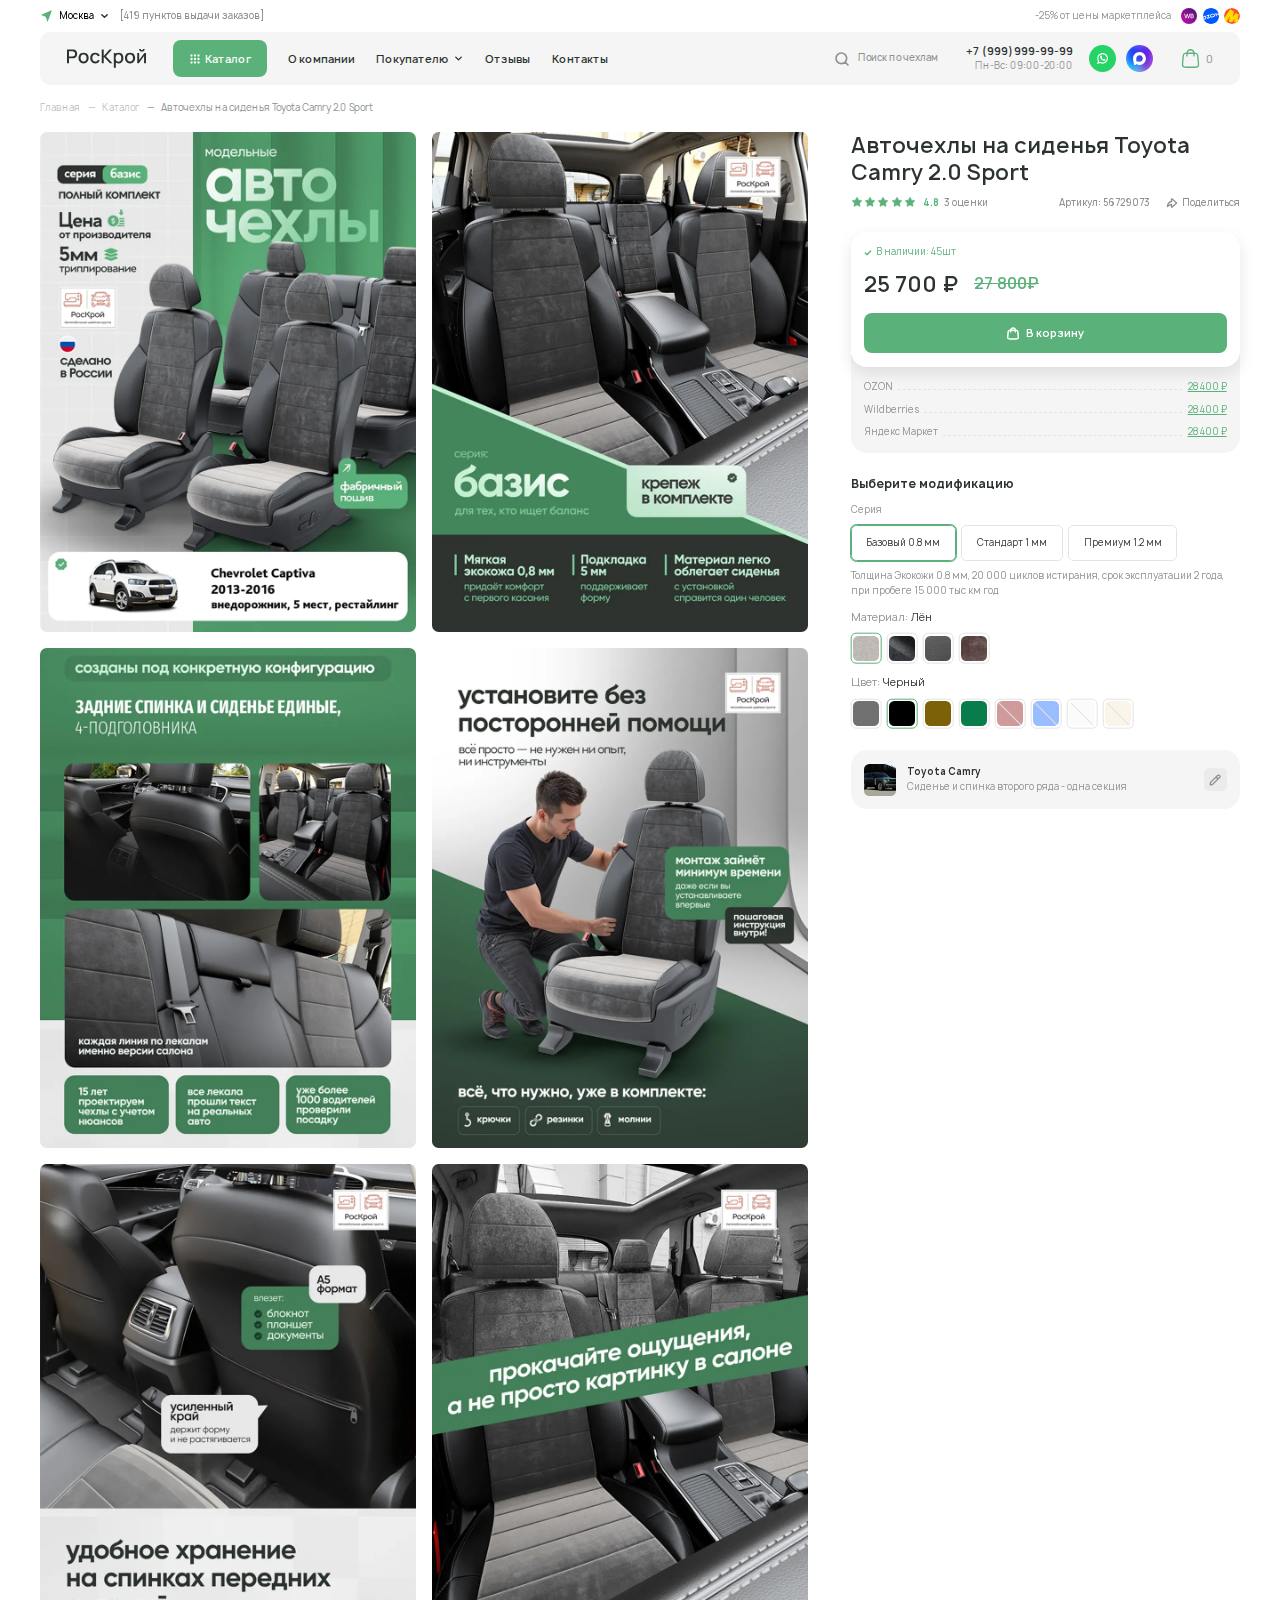
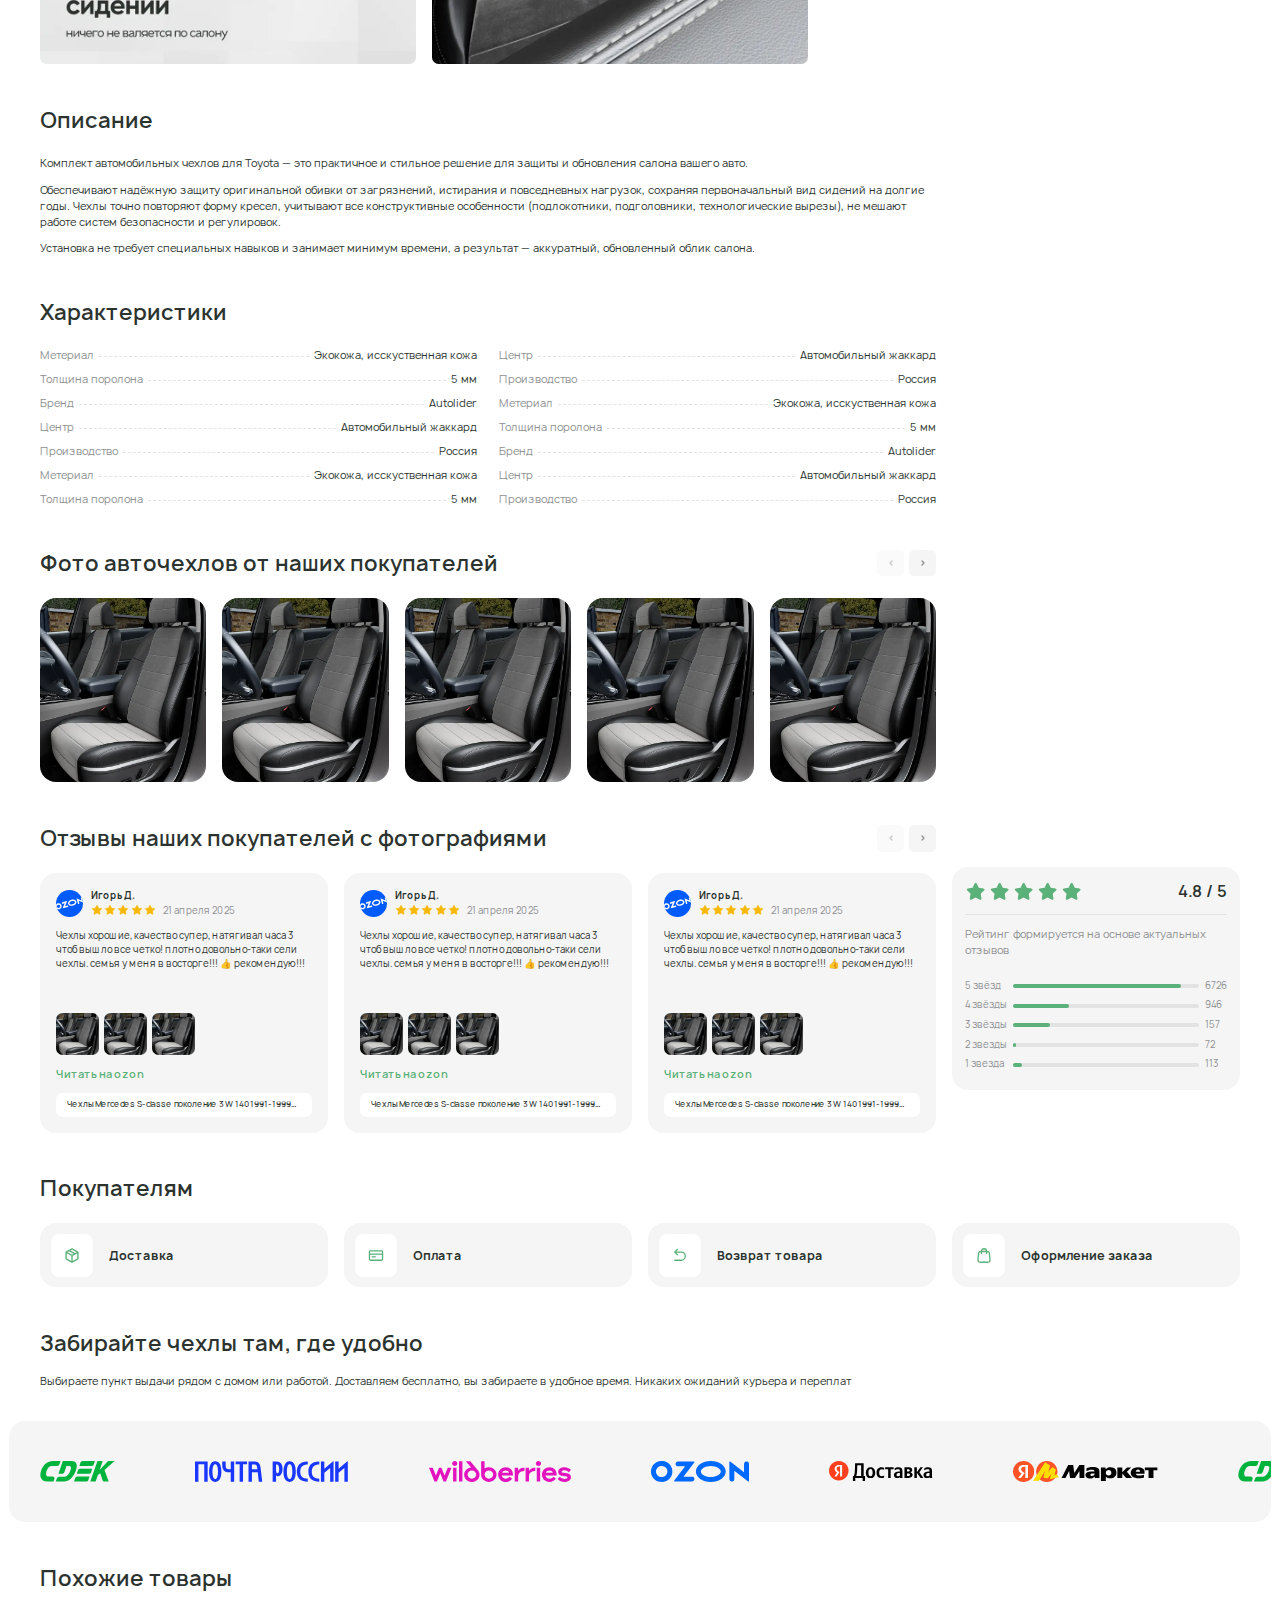
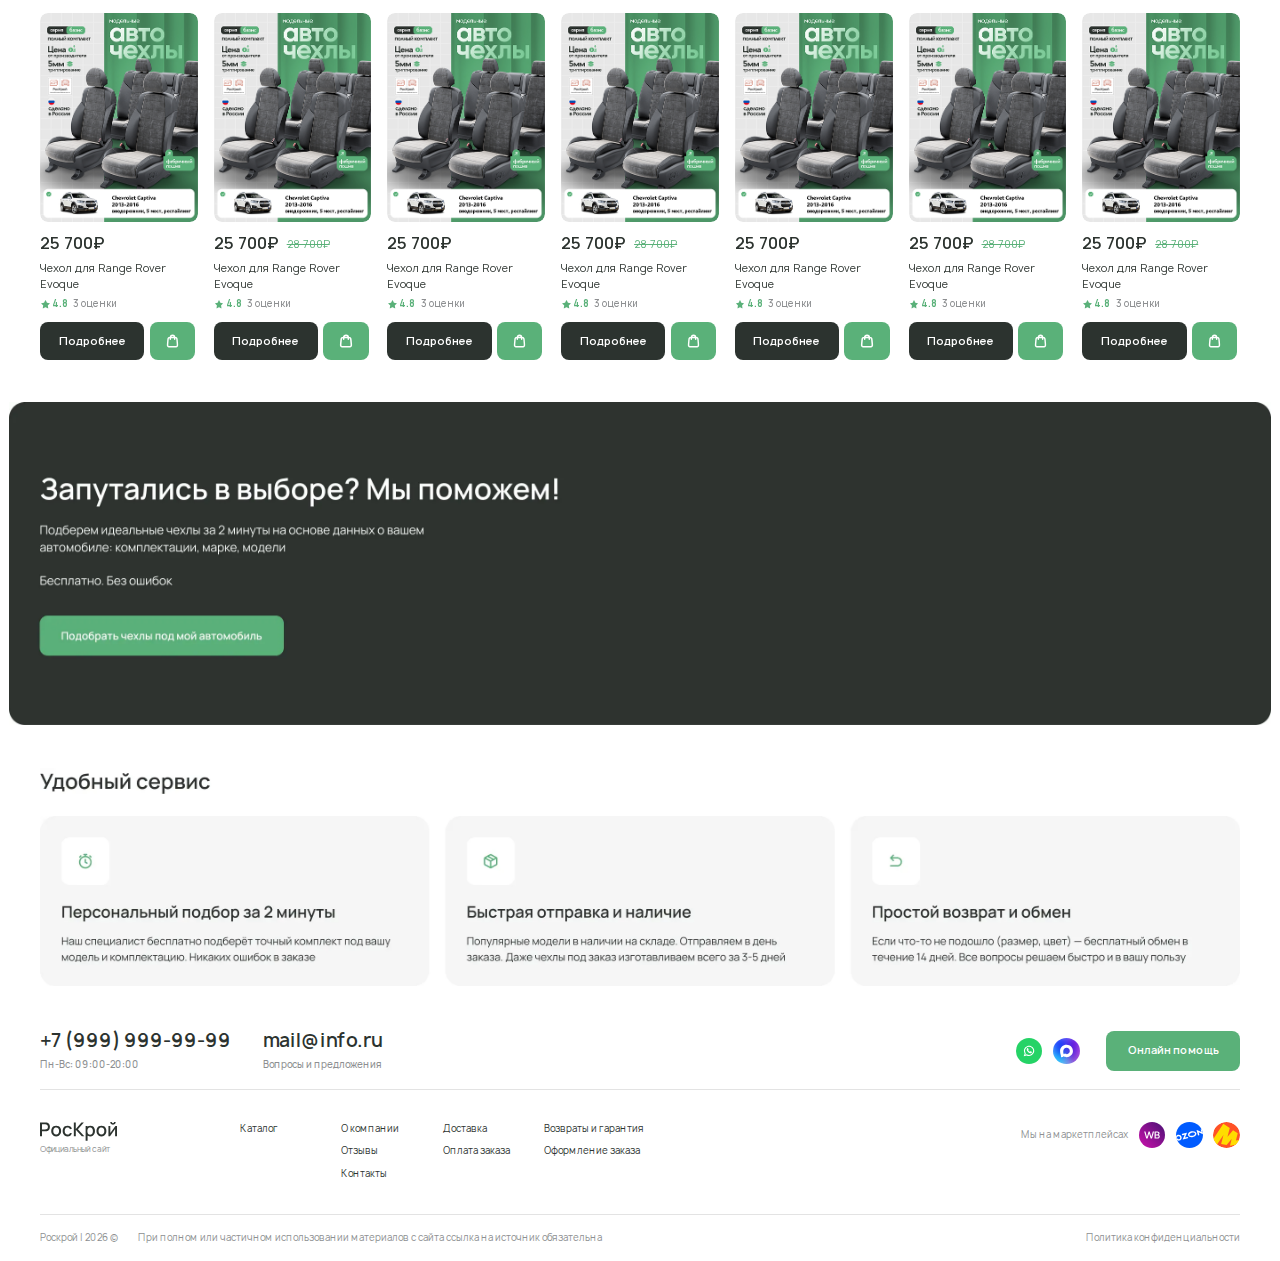
<file: catalog-item.html>
<!DOCTYPE html>
<html lang="ru">

<head>
    <meta charset="UTF-8">
    <meta name="viewport" content="width=device-width, initial-scale=1.0">
    <meta name="description" content="">
    <meta name="keywords" content="">
    <meta name="color-scheme" content="light only">
    <link rel="stylesheet" href="css/fancybox.css">
    <link rel="stylesheet" href="css/swiper-bundle.min.css">
    <link rel="stylesheet" href="css/nice-select.css">
    <link rel="stylesheet" href="css/nouislider.min.css">
    <link rel="stylesheet" href="css/style.min.css">
    <link rel="icon" href="img/favicon.svg" type="image/svg+xml">
    <title>Карточка товара</title>
</head>


<body class="m-page">
    <div class="wrapper">
        <header class="header">
            <div class="container">
                <div class="header-top _flex-between">
                    <div class="header-city _flex">
                        <button data-modal="cityModal" class="header-city__btn _flex">
                            <img src="img/mark.svg" alt="" class="header-city__mark">
                            <span class="body-s medium-text">Москва</span>
                            <img src="img/arrow.svg" alt="" class="header-city__arrow">
                        </button>
                        <div class="body-s gray-text medium-text">
                            [419 пунктов выдачи заказов]
                        </div>
                    </div>
                    <div class="header-shops _flex">
                        <div class="body-s gray-text">-25% от цены маркетплейса</div>
                        <div class="socials">
                            <a href="" class="socials__item">
                                <img src="img/wb.svg" alt="">
                            </a>
                            <a href="" class="socials__item">
                                <img src="img/ozon.svg" alt="">
                            </a>
                            <a href="" class="socials__item">
                                <img src="img/ym.svg" alt="">
                            </a>
                        </div>

                    </div>
                </div>

                <div class="header-bottom _flex-between">
                    <div class="_flex">
                        <button class="burger _toggle-menu">
                            <img src="img/burger.svg" alt="">
                        </button>
                        <a href="" class="header__logo">
                            <img src="img/logo.svg" alt="">
                        </a>
                        <button class="_toggle-catalog catalog-btn m-btn-green">
                            <span class="catalog-btn__img">
                    <img src="img/burger2.svg" alt="" class="_view1">
                    <img src="img/burger3.svg" alt="" class="_view2">
                </span>
                            <span class="body-m">Каталог</span>
                        </button>
                        <div class="menu">
                            <div class="menu__top">
                                <a href="" class="header__logo">
                                    <img src="img/logo.svg" alt="">
                                </a>
                                <button class="menu__close _toggle-menu">
                                    <img src="img/close.svg" alt="">
                                </button>
                            </div>
                            <div class="menu__scroll">
                                <nav class="nav">
                                    <a href="" class="nav__link">
                                        <span>О компании</span>
                                    </a>
                                    <div class="nav-item">
                                        <div class="nav-item__top">
                                            <span>Покупателю</span>
                                        </div>
                                        <div class="nav-item__bottom">
                                            <div class="nav-item__inner">
                                                <ul class="nav-item__list">
                                                    <li><a href="">Доставка</a></li>
                                                    <li><a href="">Самовывоз</a></li>
                                                    <li><a href="">Оплата заказа</a></li>
                                                    <li><a href="">Оформление заказа</a></li>
                                                    <li><a href="">Возврат и гарантия</a></li>
                                                    <li><a href="">Установка</a></li>
                                                </ul>
                                            </div>
                                        </div>
                                    </div>
                                    <a href="" class="nav__link">
                                        <span>Отзывы</span>
                                    </a>
                                    <a href="" class="nav__link">
                                        <span>Контакты</span>
                                    </a>
                                </nav>

                                <div class="menu-bottom">
                                    <div class="socials">
                                        <a href="" class="socials__item">
                                            <img src="img/whatsapp.svg" alt="">
                                        </a>
                                        <a href="" class="socials__item">
                                            <img src="img/max.svg" alt="">
                                        </a>
                                    </div>

                                    <div class="menu-bottom__content _flex">
                                        <div class="menu-bottom__info">
                                            <a href="tel:+79999999999" class="h3">
                                                +7 (999) 999-99-99
                                            </a>
                                            <div class="_mt4">
                                                <div class="body-s gray-text">
                                                    Пн-Вс: 09:00-20:00
                                                </div>
                                            </div>
                                        </div>
                                    </div>
                                </div>
                            </div>
                            <div class="menu__bg _toggle-menu"></div>
                        </div>
                    </div>
                    <div class="_flex">
                        <button class="header-bottom__search _flex">
                            <img src="img/search.svg" alt="">
                            <span class="body-s gray-text medium-text">Поиск по чехлам</span>
                        </button>
                        <div class="header-contacts _flex">
                            <div class="header-contacts__phone">
                                <a href="" class="header-contacts__phone-link">
                                    <img src="img/phone.svg" alt="">
                                    <span class="body-m semi-bold-text">+7 (999) 999-99-99</span>
                                </a>
                                <div class="body-s gray-text">
                                    Пн-Вс: 09:00-20:00
                                </div>
                            </div>
                            <div class="socials">
                                <a href="" class="socials__item">
                                    <img src="img/whatsapp.svg" alt="">
                                </a>
                                <a href="" class="socials__item">
                                    <img src="img/max.svg" alt="">
                                </a>
                            </div>

                        </div>
                        <div class="header-cart" data-modal="cartModal">
                            <img src="img/bag2.svg" alt="">
                            <span class="body-m gray-text">0</span>
                        </div>
                    </div>
                </div>
            </div>

            <div class="header-search">
                <div class="container">
                    <div class="header-search__top _flex">
                        <div class="header-search__field m-search">
                            <div class="fg">
                                <input type="text" placeholder="Поиск">
                            </div>
                            <img src="img/search.svg" alt="" class="m-search__img">
                            <button class="m-search__btn2 m-btn m-btn-green">
                                <img src="img/search2.svg" alt="">
                            </button>
                        </div>
                        <button class="header-search__close m-close _toggle-search">
                            <img src="img/close.svg" alt="">
                        </button>
                    </div>
                </div>
            </div>
            <div class="header-search__bg modal-bg _toggle-search"></div>

            <div class="header-catalog">
                <div class="container">
                    <div class="header-catalog__inner">
                        <div class="header-catalog__col">
                            <div class="h4">
                                Каталог
                            </div>
                            <div class="m-search _mt16">
                                <div class="fg fg-transparent">
                                    <input type="text" placeholder="Поиск марки">
                                </div>
                                <img src="img/search.svg" alt="">
                            </div>
                            <div class="header-catalog__items _mt24">
                                <div class="header-catalog__item" data-id="1">
                                    <img src="img/menu-icon2.webp" alt="">
                                    <span class="body-m">Audi</span>
                                </div>
                                <div class="header-catalog__item" data-id="2">
                                    <img src="img/menu-icon3.webp" alt="">
                                    <span class="body-m">BMW</span>
                                </div>
                                <div class="header-catalog__item" data-id="3">
                                    <img src="img/menu-icon4.webp" alt="">
                                    <span class="body-m">Brilliance</span>
                                </div>
                                <div class="header-catalog__item" data-id="4">
                                    <img src="img/menu-icon9.webp" alt="">
                                    <span class="body-m">BYD</span>
                                </div>
                                <div class="header-catalog__item" data-id="5">
                                    <img src="img/menu-icon5.webp" alt="">
                                    <span class="body-m">Chery</span>
                                </div>
                                <div class="header-catalog__item" data-id="6">
                                    <img src="img/menu-icon6.webp" alt="">
                                    <span class="body-m">Chevrolet</span>
                                </div>
                                <div class="header-catalog__item" data-id="7">
                                    <img src="img/menu-icon7.webp" alt="">
                                    <span class="body-m">Citroen</span>
                                </div>
                                <div class="header-catalog__item" data-id="8">
                                    <img src="img/menu-icon8.webp" alt="">
                                    <span class="body-m">Daewoo</span>
                                </div>
                                <div class="header-catalog__item" data-id="9">
                                    <img src="img/menu-icon3.webp" alt="">
                                    <span class="body-m">Brilliance</span>
                                </div>
                                <div class="header-catalog__item" data-id="10">
                                    <img src="img/menu-icon9.webp" alt="">
                                    <span class="body-m">BYD</span>
                                </div>
                                <div class="header-catalog__item" data-id="11">
                                    <img src="img/menu-icon4.webp" alt="">
                                    <span class="body-m">Chery</span>
                                </div>
                                <div class="header-catalog__item" data-id="12">
                                    <img src="img/menu-icon5.webp" alt="">
                                    <span class="body-m">Chevrolet</span>
                                </div>
                                <div class="header-catalog__item" data-id="13">
                                    <img src="img/menu-icon6.webp" alt="">
                                    <span class="body-m">Chevrolet</span>
                                </div>
                                <div class="header-catalog__item" data-id="14">
                                    <img src="img/menu-icon6.webp" alt="">
                                    <span class="body-m">Chevrolet</span>
                                </div>
                                <div class="header-catalog__item" data-id="15">
                                    <img src="img/menu-icon6.webp" alt="">
                                    <span class="body-m">Chevrolet</span>
                                </div>
                                <div class="header-catalog__item" data-id="16">
                                    <img src="img/menu-icon6.webp" alt="">
                                    <span class="body-m">Chevrolet</span>
                                </div>
                            </div>
                        </div>
                        <div class="header-catalog__col2">
                            <div class="submenu" data-id="1">
                                <div class="submenu__top _flex">
                                    <button class="submenu__back">
                                        <img src="img/back.svg" alt="">
                                    </button>
                                    <div class="h4">
                                        Audi
                                    </div>
                                </div>

                                <ul class="submenu__items grid3">
                                    <li><a href="">Auris</a></li>
                                    <li><a href="">Camry</a></li>
                                    <li><a href="">Land Cruiser Prado</a></li>
                                    <li><a href="">Avensis</a></li>
                                    <li><a href="">Fortuner</a></li>
                                    <li><a href="">C-HR</a></li>
                                    <li><a href="">Highlander</a></li>
                                    <li><a href="">Auris</a></li>
                                    <li><a href="">Camry</a></li>
                                    <li><a href="">Land Cruiser Prado</a></li>
                                    <li><a href="">Avensis</a></li>
                                    <li><a href="">Fortuner</a></li>
                                    <li><a href="">C-HR</a></li>
                                    <li><a href="">Highlander</a></li>
                                    <li><a href="">Auris</a></li>
                                    <li><a href="">Camry</a></li>
                                    <li><a href="">Land Cruiser Prado</a></li>
                                    <li><a href="">Avensis</a></li>
                                    <li><a href="">Fortuner</a></li>
                                    <li><a href="">C-HR</a></li>
                                </ul>


                            </div>
                            <div class="submenu" data-id="2">
                                <div class="submenu__top _flex">
                                    <button class="submenu__back">
                                        <img src="img/back.svg" alt="">
                                    </button>
                                    <div class="h4">
                                        BMW
                                    </div>
                                </div>

                                <ul class="submenu__items grid3">
                                    <li><a href="">Auris</a></li>
                                    <li><a href="">Camry</a></li>
                                    <li><a href="">Land Cruiser Prado</a></li>
                                    <li><a href="">Avensis</a></li>
                                    <li><a href="">Fortuner</a></li>
                                    <li><a href="">C-HR</a></li>
                                    <li><a href="">Highlander</a></li>
                                    <li><a href="">Auris</a></li>
                                    <li><a href="">Camry</a></li>
                                    <li><a href="">Land Cruiser Prado</a></li>
                                    <li><a href="">Avensis</a></li>
                                    <li><a href="">Fortuner</a></li>
                                    <li><a href="">C-HR</a></li>
                                    <li><a href="">Highlander</a></li>
                                    <li><a href="">Auris</a></li>
                                    <li><a href="">Camry</a></li>
                                    <li><a href="">Land Cruiser Prado</a></li>
                                    <li><a href="">Avensis</a></li>
                                    <li><a href="">Fortuner</a></li>
                                    <li><a href="">C-HR</a></li>
                                </ul>


                            </div>
                            <div class="submenu" data-id="3">
                                <div class="submenu__top _flex">
                                    <button class="submenu__back">
                                        <img src="img/back.svg" alt="">
                                    </button>
                                    <div class="h4">
                                        Brilliance
                                    </div>
                                </div>

                                <ul class="submenu__items grid3">
                                    <li><a href="">Auris</a></li>
                                    <li><a href="">Camry</a></li>
                                    <li><a href="">Land Cruiser Prado</a></li>
                                    <li><a href="">Avensis</a></li>
                                    <li><a href="">Fortuner</a></li>
                                    <li><a href="">C-HR</a></li>
                                    <li><a href="">Highlander</a></li>
                                    <li><a href="">Auris</a></li>
                                    <li><a href="">Camry</a></li>
                                    <li><a href="">Land Cruiser Prado</a></li>
                                    <li><a href="">Avensis</a></li>
                                    <li><a href="">Fortuner</a></li>
                                    <li><a href="">C-HR</a></li>
                                    <li><a href="">Highlander</a></li>
                                    <li><a href="">Auris</a></li>
                                    <li><a href="">Camry</a></li>
                                    <li><a href="">Land Cruiser Prado</a></li>
                                    <li><a href="">Avensis</a></li>
                                    <li><a href="">Fortuner</a></li>
                                    <li><a href="">C-HR</a></li>
                                </ul>


                            </div>
                            <div class="submenu" data-id="4">
                                <div class="submenu__top _flex">
                                    <button class="submenu__back">
                                        <img src="img/back.svg" alt="">
                                    </button>
                                    <div class="h4">
                                        BYD
                                    </div>
                                </div>

                                <ul class="submenu__items grid3">
                                    <li><a href="">Auris</a></li>
                                    <li><a href="">Camry</a></li>
                                    <li><a href="">Land Cruiser Prado</a></li>
                                    <li><a href="">Avensis</a></li>
                                    <li><a href="">Fortuner</a></li>
                                    <li><a href="">C-HR</a></li>
                                    <li><a href="">Highlander</a></li>
                                    <li><a href="">Auris</a></li>
                                    <li><a href="">Camry</a></li>
                                    <li><a href="">Land Cruiser Prado</a></li>
                                    <li><a href="">Avensis</a></li>
                                    <li><a href="">Fortuner</a></li>
                                    <li><a href="">C-HR</a></li>
                                    <li><a href="">Highlander</a></li>
                                    <li><a href="">Auris</a></li>
                                    <li><a href="">Camry</a></li>
                                    <li><a href="">Land Cruiser Prado</a></li>
                                    <li><a href="">Avensis</a></li>
                                    <li><a href="">Fortuner</a></li>
                                    <li><a href="">C-HR</a></li>
                                </ul>


                            </div>
                            <div class="submenu" data-id="5">
                                <div class="submenu__top _flex">
                                    <button class="submenu__back">
                                        <img src="img/back.svg" alt="">
                                    </button>
                                    <div class="h4">
                                        Chery
                                    </div>
                                </div>

                                <ul class="submenu__items grid3">
                                    <li><a href="">Auris</a></li>
                                    <li><a href="">Camry</a></li>
                                    <li><a href="">Land Cruiser Prado</a></li>
                                    <li><a href="">Avensis</a></li>
                                    <li><a href="">Fortuner</a></li>
                                    <li><a href="">C-HR</a></li>
                                    <li><a href="">Highlander</a></li>
                                    <li><a href="">Auris</a></li>
                                    <li><a href="">Camry</a></li>
                                    <li><a href="">Land Cruiser Prado</a></li>
                                    <li><a href="">Avensis</a></li>
                                    <li><a href="">Fortuner</a></li>
                                    <li><a href="">C-HR</a></li>
                                    <li><a href="">Highlander</a></li>
                                    <li><a href="">Auris</a></li>
                                    <li><a href="">Camry</a></li>
                                    <li><a href="">Land Cruiser Prado</a></li>
                                    <li><a href="">Avensis</a></li>
                                    <li><a href="">Fortuner</a></li>
                                    <li><a href="">C-HR</a></li>
                                </ul>


                            </div>
                            <div class="submenu" data-id="6">
                                <div class="submenu__top _flex">
                                    <button class="submenu__back">
                                        <img src="img/back.svg" alt="">
                                    </button>
                                    <div class="h4">
                                        Chevrolet
                                    </div>
                                </div>

                                <ul class="submenu__items grid3">
                                    <li><a href="">Auris</a></li>
                                    <li><a href="">Camry</a></li>
                                    <li><a href="">Land Cruiser Prado</a></li>
                                    <li><a href="">Avensis</a></li>
                                    <li><a href="">Fortuner</a></li>
                                    <li><a href="">C-HR</a></li>
                                    <li><a href="">Highlander</a></li>
                                    <li><a href="">Auris</a></li>
                                    <li><a href="">Camry</a></li>
                                    <li><a href="">Land Cruiser Prado</a></li>
                                    <li><a href="">Avensis</a></li>
                                    <li><a href="">Fortuner</a></li>
                                    <li><a href="">C-HR</a></li>
                                    <li><a href="">Highlander</a></li>
                                    <li><a href="">Auris</a></li>
                                    <li><a href="">Camry</a></li>
                                    <li><a href="">Land Cruiser Prado</a></li>
                                    <li><a href="">Avensis</a></li>
                                    <li><a href="">Fortuner</a></li>
                                    <li><a href="">C-HR</a></li>
                                </ul>


                            </div>
                            <div class="submenu" data-id="7">
                                <div class="submenu__top _flex">
                                    <button class="submenu__back">
                                        <img src="img/back.svg" alt="">
                                    </button>
                                    <div class="h4">
                                        Citroen
                                    </div>
                                </div>

                                <ul class="submenu__items grid3">
                                    <li><a href="">Auris</a></li>
                                    <li><a href="">Camry</a></li>
                                    <li><a href="">Land Cruiser Prado</a></li>
                                    <li><a href="">Avensis</a></li>
                                    <li><a href="">Fortuner</a></li>
                                    <li><a href="">C-HR</a></li>
                                    <li><a href="">Highlander</a></li>
                                    <li><a href="">Auris</a></li>
                                    <li><a href="">Camry</a></li>
                                    <li><a href="">Land Cruiser Prado</a></li>
                                    <li><a href="">Avensis</a></li>
                                    <li><a href="">Fortuner</a></li>
                                    <li><a href="">C-HR</a></li>
                                    <li><a href="">Highlander</a></li>
                                    <li><a href="">Auris</a></li>
                                    <li><a href="">Camry</a></li>
                                    <li><a href="">Land Cruiser Prado</a></li>
                                    <li><a href="">Avensis</a></li>
                                    <li><a href="">Fortuner</a></li>
                                    <li><a href="">C-HR</a></li>
                                </ul>


                            </div>
                            <div class="submenu" data-id="8">
                                <div class="submenu__top _flex">
                                    <button class="submenu__back">
                                        <img src="img/back.svg" alt="">
                                    </button>
                                    <div class="h4">
                                        Daewoo
                                    </div>
                                </div>

                                <ul class="submenu__items grid3">
                                    <li><a href="">Auris</a></li>
                                    <li><a href="">Camry</a></li>
                                    <li><a href="">Land Cruiser Prado</a></li>
                                    <li><a href="">Avensis</a></li>
                                    <li><a href="">Fortuner</a></li>
                                    <li><a href="">C-HR</a></li>
                                    <li><a href="">Highlander</a></li>
                                    <li><a href="">Auris</a></li>
                                    <li><a href="">Camry</a></li>
                                    <li><a href="">Land Cruiser Prado</a></li>
                                    <li><a href="">Avensis</a></li>
                                    <li><a href="">Fortuner</a></li>
                                    <li><a href="">C-HR</a></li>
                                    <li><a href="">Highlander</a></li>
                                    <li><a href="">Auris</a></li>
                                    <li><a href="">Camry</a></li>
                                    <li><a href="">Land Cruiser Prado</a></li>
                                    <li><a href="">Avensis</a></li>
                                    <li><a href="">Fortuner</a></li>
                                    <li><a href="">C-HR</a></li>
                                </ul>


                            </div>
                            <div class="submenu" data-id="9">
                                <div class="submenu__top _flex">
                                    <button class="submenu__back">
                                        <img src="img/back.svg" alt="">
                                    </button>
                                    <div class="h4">
                                        Brilliance
                                    </div>
                                </div>

                                <ul class="submenu__items grid3">
                                    <li><a href="">Auris</a></li>
                                    <li><a href="">Camry</a></li>
                                    <li><a href="">Land Cruiser Prado</a></li>
                                    <li><a href="">Avensis</a></li>
                                    <li><a href="">Fortuner</a></li>
                                    <li><a href="">C-HR</a></li>
                                    <li><a href="">Highlander</a></li>
                                    <li><a href="">Auris</a></li>
                                    <li><a href="">Camry</a></li>
                                    <li><a href="">Land Cruiser Prado</a></li>
                                    <li><a href="">Avensis</a></li>
                                    <li><a href="">Fortuner</a></li>
                                    <li><a href="">C-HR</a></li>
                                    <li><a href="">Highlander</a></li>
                                    <li><a href="">Auris</a></li>
                                    <li><a href="">Camry</a></li>
                                    <li><a href="">Land Cruiser Prado</a></li>
                                    <li><a href="">Avensis</a></li>
                                    <li><a href="">Fortuner</a></li>
                                    <li><a href="">C-HR</a></li>
                                </ul>


                            </div>
                            <div class="submenu" data-id="10">
                                <div class="submenu__top _flex">
                                    <button class="submenu__back">
                                        <img src="img/back.svg" alt="">
                                    </button>
                                    <div class="h4">
                                        BYD
                                    </div>
                                </div>

                                <ul class="submenu__items grid3">
                                    <li><a href="">Auris</a></li>
                                    <li><a href="">Camry</a></li>
                                    <li><a href="">Land Cruiser Prado</a></li>
                                    <li><a href="">Avensis</a></li>
                                    <li><a href="">Fortuner</a></li>
                                    <li><a href="">C-HR</a></li>
                                    <li><a href="">Highlander</a></li>
                                    <li><a href="">Auris</a></li>
                                    <li><a href="">Camry</a></li>
                                    <li><a href="">Land Cruiser Prado</a></li>
                                    <li><a href="">Avensis</a></li>
                                    <li><a href="">Fortuner</a></li>
                                    <li><a href="">C-HR</a></li>
                                    <li><a href="">Highlander</a></li>
                                    <li><a href="">Auris</a></li>
                                    <li><a href="">Camry</a></li>
                                    <li><a href="">Land Cruiser Prado</a></li>
                                    <li><a href="">Avensis</a></li>
                                    <li><a href="">Fortuner</a></li>
                                    <li><a href="">C-HR</a></li>
                                </ul>


                            </div>
                            <div class="submenu" data-id="11">
                                <div class="submenu__top _flex">
                                    <button class="submenu__back">
                                        <img src="img/back.svg" alt="">
                                    </button>
                                    <div class="h4">
                                        Chery
                                    </div>
                                </div>

                                <ul class="submenu__items grid3">
                                    <li><a href="">Auris</a></li>
                                    <li><a href="">Camry</a></li>
                                    <li><a href="">Land Cruiser Prado</a></li>
                                    <li><a href="">Avensis</a></li>
                                    <li><a href="">Fortuner</a></li>
                                    <li><a href="">C-HR</a></li>
                                    <li><a href="">Highlander</a></li>
                                    <li><a href="">Auris</a></li>
                                    <li><a href="">Camry</a></li>
                                    <li><a href="">Land Cruiser Prado</a></li>
                                    <li><a href="">Avensis</a></li>
                                    <li><a href="">Fortuner</a></li>
                                    <li><a href="">C-HR</a></li>
                                    <li><a href="">Highlander</a></li>
                                    <li><a href="">Auris</a></li>
                                    <li><a href="">Camry</a></li>
                                    <li><a href="">Land Cruiser Prado</a></li>
                                    <li><a href="">Avensis</a></li>
                                    <li><a href="">Fortuner</a></li>
                                    <li><a href="">C-HR</a></li>
                                </ul>


                            </div>
                            <div class="submenu" data-id="12">
                                <div class="submenu__top _flex">
                                    <button class="submenu__back">
                                        <img src="img/back.svg" alt="">
                                    </button>
                                    <div class="h4">
                                        Chevrolet
                                    </div>
                                </div>

                                <ul class="submenu__items grid3">
                                    <li><a href="">Auris</a></li>
                                    <li><a href="">Camry</a></li>
                                    <li><a href="">Land Cruiser Prado</a></li>
                                    <li><a href="">Avensis</a></li>
                                    <li><a href="">Fortuner</a></li>
                                    <li><a href="">C-HR</a></li>
                                    <li><a href="">Highlander</a></li>
                                    <li><a href="">Auris</a></li>
                                    <li><a href="">Camry</a></li>
                                    <li><a href="">Land Cruiser Prado</a></li>
                                    <li><a href="">Avensis</a></li>
                                    <li><a href="">Fortuner</a></li>
                                    <li><a href="">C-HR</a></li>
                                    <li><a href="">Highlander</a></li>
                                    <li><a href="">Auris</a></li>
                                    <li><a href="">Camry</a></li>
                                    <li><a href="">Land Cruiser Prado</a></li>
                                    <li><a href="">Avensis</a></li>
                                    <li><a href="">Fortuner</a></li>
                                    <li><a href="">C-HR</a></li>
                                </ul>


                            </div>
                            <div class="submenu" data-id="13">
                                <div class="submenu__top _flex">
                                    <button class="submenu__back">
                                        <img src="img/back.svg" alt="">
                                    </button>
                                    <div class="h4">
                                        Chevrolet
                                    </div>
                                </div>

                                <ul class="submenu__items grid3">
                                    <li><a href="">Auris</a></li>
                                    <li><a href="">Camry</a></li>
                                    <li><a href="">Land Cruiser Prado</a></li>
                                    <li><a href="">Avensis</a></li>
                                    <li><a href="">Fortuner</a></li>
                                    <li><a href="">C-HR</a></li>
                                    <li><a href="">Highlander</a></li>
                                    <li><a href="">Auris</a></li>
                                    <li><a href="">Camry</a></li>
                                    <li><a href="">Land Cruiser Prado</a></li>
                                    <li><a href="">Avensis</a></li>
                                    <li><a href="">Fortuner</a></li>
                                    <li><a href="">C-HR</a></li>
                                    <li><a href="">Highlander</a></li>
                                    <li><a href="">Auris</a></li>
                                    <li><a href="">Camry</a></li>
                                    <li><a href="">Land Cruiser Prado</a></li>
                                    <li><a href="">Avensis</a></li>
                                    <li><a href="">Fortuner</a></li>
                                    <li><a href="">C-HR</a></li>
                                </ul>


                            </div>
                            <div class="submenu" data-id="14">
                                <div class="submenu__top _flex">
                                    <button class="submenu__back">
                                        <img src="img/back.svg" alt="">
                                    </button>
                                    <div class="h4">
                                        Chevrolet
                                    </div>
                                </div>

                                <ul class="submenu__items grid3">
                                    <li><a href="">Auris</a></li>
                                    <li><a href="">Camry</a></li>
                                    <li><a href="">Land Cruiser Prado</a></li>
                                    <li><a href="">Avensis</a></li>
                                    <li><a href="">Fortuner</a></li>
                                    <li><a href="">C-HR</a></li>
                                    <li><a href="">Highlander</a></li>
                                    <li><a href="">Auris</a></li>
                                    <li><a href="">Camry</a></li>
                                    <li><a href="">Land Cruiser Prado</a></li>
                                    <li><a href="">Avensis</a></li>
                                    <li><a href="">Fortuner</a></li>
                                    <li><a href="">C-HR</a></li>
                                    <li><a href="">Highlander</a></li>
                                    <li><a href="">Auris</a></li>
                                    <li><a href="">Camry</a></li>
                                    <li><a href="">Land Cruiser Prado</a></li>
                                    <li><a href="">Avensis</a></li>
                                    <li><a href="">Fortuner</a></li>
                                    <li><a href="">C-HR</a></li>
                                </ul>


                            </div>
                            <div class="submenu" data-id="15">
                                <div class="submenu__top _flex">
                                    <button class="submenu__back">
                                        <img src="img/back.svg" alt="">
                                    </button>
                                    <div class="h4">
                                        Chevrolet
                                    </div>
                                </div>

                                <ul class="submenu__items grid3">
                                    <li><a href="">Auris</a></li>
                                    <li><a href="">Camry</a></li>
                                    <li><a href="">Land Cruiser Prado</a></li>
                                    <li><a href="">Avensis</a></li>
                                    <li><a href="">Fortuner</a></li>
                                    <li><a href="">C-HR</a></li>
                                    <li><a href="">Highlander</a></li>
                                    <li><a href="">Auris</a></li>
                                    <li><a href="">Camry</a></li>
                                    <li><a href="">Land Cruiser Prado</a></li>
                                    <li><a href="">Avensis</a></li>
                                    <li><a href="">Fortuner</a></li>
                                    <li><a href="">C-HR</a></li>
                                    <li><a href="">Highlander</a></li>
                                    <li><a href="">Auris</a></li>
                                    <li><a href="">Camry</a></li>
                                    <li><a href="">Land Cruiser Prado</a></li>
                                    <li><a href="">Avensis</a></li>
                                    <li><a href="">Fortuner</a></li>
                                    <li><a href="">C-HR</a></li>
                                </ul>


                            </div>
                            <div class="submenu" data-id="16">
                                <div class="submenu__top _flex">
                                    <button class="submenu__back">
                                        <img src="img/back.svg" alt="">
                                    </button>
                                    <div class="h4">
                                        Chevrolet
                                    </div>
                                </div>

                                <ul class="submenu__items grid3">
                                    <li><a href="">Auris</a></li>
                                    <li><a href="">Camry</a></li>
                                    <li><a href="">Land Cruiser Prado</a></li>
                                    <li><a href="">Avensis</a></li>
                                    <li><a href="">Fortuner</a></li>
                                    <li><a href="">C-HR</a></li>
                                    <li><a href="">Highlander</a></li>
                                    <li><a href="">Auris</a></li>
                                    <li><a href="">Camry</a></li>
                                    <li><a href="">Land Cruiser Prado</a></li>
                                    <li><a href="">Avensis</a></li>
                                    <li><a href="">Fortuner</a></li>
                                    <li><a href="">C-HR</a></li>
                                    <li><a href="">Highlander</a></li>
                                    <li><a href="">Auris</a></li>
                                    <li><a href="">Camry</a></li>
                                    <li><a href="">Land Cruiser Prado</a></li>
                                    <li><a href="">Avensis</a></li>
                                    <li><a href="">Fortuner</a></li>
                                    <li><a href="">C-HR</a></li>
                                </ul>


                            </div>

                            <div class="catalog-contacts">
                                <div class="catalog-contacts__item">
                                    <div class="h3">
                                        <a href="">+7 (999) 999-99-99</a>
                                    </div>
                                    <div class="body-m gray-text">Пн-Вс: 09:00-20:00</div>
                                </div>
                                <div class="catalog-contacts__item">
                                    <div class="h3">
                                        <a href="">mail@info.ru</a>
                                    </div>
                                    <div class="body-m gray-text">Вопросы и предложения</div>
                                </div>
                            </div>
                        </div>
                    </div>
                </div>
            </div>
            <div class="header-catalog__bg modal-bg _toggle-catalog"></div>

            <div class="mob-footer">
                <a href="" class="mob-footer__btn">
                    <img src="img/menu-icon.svg" alt="">
                    <span class="mob-footer__btn-title body-xs">Главная</span>
                </a>
                <button class="mob-footer__btn _toggle-catalog">
                    <svg xmlns="http://www.w3.org/2000/svg" width="20" height="20" viewBox="0 0 20 20" fill="none">
                        <path d="M10.0002 5.00001C10.4604 5.00001 10.8335 4.62691 10.8335 4.16668C10.8335 3.70644 10.4604 3.33334 10.0002 3.33334C9.53993 3.33334 9.16683 3.70644 9.16683 4.16668C9.16683 4.62691 9.53993 5.00001 10.0002 5.00001Z" stroke="#8D8F91" stroke-width="2" stroke-linecap="round" stroke-linejoin="round" />
                        <path d="M10.0002 10.8333C10.4604 10.8333 10.8335 10.4602 10.8335 10C10.8335 9.53977 10.4604 9.16668 10.0002 9.16668C9.53993 9.16668 9.16683 9.53977 9.16683 10C9.16683 10.4602 9.53993 10.8333 10.0002 10.8333Z" stroke="#8D8F91" stroke-width="2" stroke-linecap="round" stroke-linejoin="round" />
                        <path d="M10.0002 16.6667C10.4604 16.6667 10.8335 16.2936 10.8335 15.8333C10.8335 15.3731 10.4604 15 10.0002 15C9.53993 15 9.16683 15.3731 9.16683 15.8333C9.16683 16.2936 9.53993 16.6667 10.0002 16.6667Z" stroke="#8D8F91" stroke-width="2" stroke-linecap="round" stroke-linejoin="round" />
                        <path d="M15.8335 5.00001C16.2937 5.00001 16.6668 4.62691 16.6668 4.16668C16.6668 3.70644 16.2937 3.33334 15.8335 3.33334C15.3733 3.33334 15.0002 3.70644 15.0002 4.16668C15.0002 4.62691 15.3733 5.00001 15.8335 5.00001Z" stroke="#8D8F91" stroke-width="2" stroke-linecap="round" stroke-linejoin="round" />
                        <path d="M15.8335 10.8333C16.2937 10.8333 16.6668 10.4602 16.6668 10C16.6668 9.53977 16.2937 9.16668 15.8335 9.16668C15.3733 9.16668 15.0002 9.53977 15.0002 10C15.0002 10.4602 15.3733 10.8333 15.8335 10.8333Z" stroke="#8D8F91" stroke-width="2" stroke-linecap="round" stroke-linejoin="round" />
                        <path d="M15.8335 16.6667C16.2937 16.6667 16.6668 16.2936 16.6668 15.8333C16.6668 15.3731 16.2937 15 15.8335 15C15.3733 15 15.0002 15.3731 15.0002 15.8333C15.0002 16.2936 15.3733 16.6667 15.8335 16.6667Z" stroke="#8D8F91" stroke-width="2" stroke-linecap="round" stroke-linejoin="round" />
                        <path d="M4.16683 5.00001C4.62707 5.00001 5.00016 4.62691 5.00016 4.16668C5.00016 3.70644 4.62707 3.33334 4.16683 3.33334C3.70659 3.33334 3.3335 3.70644 3.3335 4.16668C3.3335 4.62691 3.70659 5.00001 4.16683 5.00001Z" stroke="#8D8F91" stroke-width="2" stroke-linecap="round" stroke-linejoin="round" />
                        <path d="M4.16683 10.8333C4.62707 10.8333 5.00016 10.4602 5.00016 10C5.00016 9.53977 4.62707 9.16668 4.16683 9.16668C3.70659 9.16668 3.3335 9.53977 3.3335 10C3.3335 10.4602 3.70659 10.8333 4.16683 10.8333Z" stroke="#8D8F91" stroke-width="2" stroke-linecap="round" stroke-linejoin="round" />
                        <path d="M4.16683 16.6667C4.62707 16.6667 5.00016 16.2936 5.00016 15.8333C5.00016 15.3731 4.62707 15 4.16683 15C3.70659 15 3.3335 15.3731 3.3335 15.8333C3.3335 16.2936 3.70659 16.6667 4.16683 16.6667Z" stroke="#8D8F91" stroke-width="2" stroke-linecap="round" stroke-linejoin="round" />
                    </svg>
                    <span class="mob-footer__btn-title body-xs">Каталог</span>
                </button>
                <button class="mob-footer__btn _toggle-search">
                    <img src="img/menu-icon3.svg" alt="">
                    <span class="mob-footer__btn-title body-xs">Поиск</span>
                </button>
                <a href="" class="mob-footer__btn">
                    <img src="img/menu-icon4.svg" alt="">
                    <span class="mob-footer__btn-title body-xs">Корзина</span>
                </a>
            </div>

        </header>
        <main class="content">

            <div class="catalog-item m-section _first">
                <div class="container">
                    <div class="breadcrumbs">
                        <ul>
                            <li><a href="">Главная</a></li>
                            <li><a href="">Каталог</a></li>
                            <li><span>Авточехлы на сиденья Toyota Camry 2.0 Sport</span></li>
                        </ul>
                    </div>
                    <div class="catalog-item__grid">
                        <div class="catalog-item__col">
                            <div class="gallery-slider slider">
                                <div class="swiper-container">
                                    <div class="swiper-wrapper">
                                        <div class="swiper-slide">
                                            <a href="img/gallery-img.webp" data-fancybox class="gallery-slider__img">
                                                <img src="img/gallery-img.webp" alt="">
                                            </a>
                                        </div>
                                        <div class="swiper-slide">
                                            <a href="img/gallery-img2.webp" data-fancybox class="gallery-slider__img">
                                                <img src="img/gallery-img2.webp" alt="">
                                            </a>
                                        </div>
                                        <div class="swiper-slide">
                                            <a href="img/gallery-img3.webp" data-fancybox class="gallery-slider__img">
                                                <img src="img/gallery-img3.webp" alt="">
                                            </a>
                                        </div>
                                        <div class="swiper-slide">
                                            <a href="img/gallery-img4.webp" data-fancybox class="gallery-slider__img">
                                                <img src="img/gallery-img4.webp" alt="">
                                            </a>
                                        </div>
                                        <div class="swiper-slide">
                                            <a href="img/gallery-img5.webp" data-fancybox class="gallery-slider__img">
                                                <img src="img/gallery-img5.webp" alt="">
                                            </a>
                                        </div>
                                        <div class="swiper-slide">
                                            <a href="img/gallery-img6.webp" data-fancybox class="gallery-slider__img">
                                                <img src="img/gallery-img6.webp" alt="">
                                            </a>
                                        </div>
                                    </div>
                                </div>
                            </div>

                        </div>
                        <div class="catalog-item__col2">
                            <div class="catalog-sidebar">
                                <div class="h2">
                                    Авточехлы на сиденья Toyota Camry 2.0 Sport
                                </div>
                                <div class="catalog-item__info _mt16 _flex-between">
                                    <div class="catalog-item__rating _flex">
                                        <div class="rating rating--green">
                                            <div class="rating-input rating-input--read-only" data-total-rating="5" data-rating-code="1">
                                                <div class="rating-input__item" data-rating-value="5">
                                                    <svg xmlns="http://www.w3.org/2000/svg" width="20" height="20" viewBox="0 0 20 20" fill="none">
                                                        <path d="M9.40253 2.8778C9.59461 2.48869 9.69064 2.29413 9.82102 2.23197C9.93445 2.17789 10.0662 2.17789 10.1797 2.23197C10.31 2.29413 10.4061 2.48869 10.5981 2.8778L12.4204 6.56944C12.4771 6.68432 12.5054 6.74176 12.5469 6.78635C12.5836 6.82584 12.6276 6.85783 12.6764 6.88056C12.7316 6.90623 12.795 6.91549 12.9218 6.93402L16.9978 7.5298C17.427 7.59253 17.6417 7.6239 17.741 7.72874C17.8274 7.81995 17.868 7.94529 17.8516 8.06985C17.8327 8.21302 17.6773 8.36436 17.3666 8.66702L14.4182 11.5387C14.3263 11.6282 14.2803 11.673 14.2507 11.7263C14.2244 11.7734 14.2076 11.8252 14.2011 11.8788C14.1937 11.9393 14.2046 12.0025 14.2263 12.129L14.922 16.1851C14.9953 16.6129 15.032 16.8269 14.9631 16.9538C14.9031 17.0642 14.7965 17.1417 14.6729 17.1646C14.5308 17.1909 14.3388 17.0899 13.9546 16.8879L10.3106 14.9716C10.1971 14.9119 10.1403 14.882 10.0805 14.8703C10.0276 14.8599 9.97311 14.8599 9.92015 14.8703C9.86034 14.882 9.80358 14.9119 9.69004 14.9716L6.0461 16.8879C5.66192 17.0899 5.46984 17.1909 5.3278 17.1646C5.20423 17.1417 5.09759 17.0642 5.03761 16.9538C4.96866 16.8269 5.00535 16.6129 5.07872 16.1851L5.7744 12.129C5.79609 12.0025 5.80693 11.9393 5.79959 11.8788C5.7931 11.8252 5.77625 11.7734 5.75 11.7263C5.72034 11.673 5.67439 11.6282 5.58248 11.5387L2.63412 8.66702C2.32338 8.36436 2.168 8.21302 2.1491 8.06985C2.13265 7.94529 2.17329 7.81995 2.2597 7.72874C2.35902 7.6239 2.57363 7.59253 3.00286 7.5298L7.07892 6.93402C7.20568 6.91549 7.26906 6.90623 7.32426 6.88056C7.37313 6.85783 7.41713 6.82584 7.45381 6.78635C7.49525 6.74176 7.5236 6.68432 7.5803 6.56944L9.40253 2.8778Z" fill="#F8B808" />
                                                    </svg>
                                                </div>
                                                <div class="rating-input__item" data-rating-value="4">
                                                    <svg xmlns="http://www.w3.org/2000/svg" width="20" height="20" viewBox="0 0 20 20" fill="none">
                                                        <path d="M9.40253 2.8778C9.59461 2.48869 9.69064 2.29413 9.82102 2.23197C9.93445 2.17789 10.0662 2.17789 10.1797 2.23197C10.31 2.29413 10.4061 2.48869 10.5981 2.8778L12.4204 6.56944C12.4771 6.68432 12.5054 6.74176 12.5469 6.78635C12.5836 6.82584 12.6276 6.85783 12.6764 6.88056C12.7316 6.90623 12.795 6.91549 12.9218 6.93402L16.9978 7.5298C17.427 7.59253 17.6417 7.6239 17.741 7.72874C17.8274 7.81995 17.868 7.94529 17.8516 8.06985C17.8327 8.21302 17.6773 8.36436 17.3666 8.66702L14.4182 11.5387C14.3263 11.6282 14.2803 11.673 14.2507 11.7263C14.2244 11.7734 14.2076 11.8252 14.2011 11.8788C14.1937 11.9393 14.2046 12.0025 14.2263 12.129L14.922 16.1851C14.9953 16.6129 15.032 16.8269 14.9631 16.9538C14.9031 17.0642 14.7965 17.1417 14.6729 17.1646C14.5308 17.1909 14.3388 17.0899 13.9546 16.8879L10.3106 14.9716C10.1971 14.9119 10.1403 14.882 10.0805 14.8703C10.0276 14.8599 9.97311 14.8599 9.92015 14.8703C9.86034 14.882 9.80358 14.9119 9.69004 14.9716L6.0461 16.8879C5.66192 17.0899 5.46984 17.1909 5.3278 17.1646C5.20423 17.1417 5.09759 17.0642 5.03761 16.9538C4.96866 16.8269 5.00535 16.6129 5.07872 16.1851L5.7744 12.129C5.79609 12.0025 5.80693 11.9393 5.79959 11.8788C5.7931 11.8252 5.77625 11.7734 5.75 11.7263C5.72034 11.673 5.67439 11.6282 5.58248 11.5387L2.63412 8.66702C2.32338 8.36436 2.168 8.21302 2.1491 8.06985C2.13265 7.94529 2.17329 7.81995 2.2597 7.72874C2.35902 7.6239 2.57363 7.59253 3.00286 7.5298L7.07892 6.93402C7.20568 6.91549 7.26906 6.90623 7.32426 6.88056C7.37313 6.85783 7.41713 6.82584 7.45381 6.78635C7.49525 6.74176 7.5236 6.68432 7.5803 6.56944L9.40253 2.8778Z" fill="#F8B808" />
                                                    </svg>
                                                </div>
                                                <div class="rating-input__item" data-rating-value="3">
                                                    <svg xmlns="http://www.w3.org/2000/svg" width="20" height="20" viewBox="0 0 20 20" fill="none">
                                                        <path d="M9.40253 2.8778C9.59461 2.48869 9.69064 2.29413 9.82102 2.23197C9.93445 2.17789 10.0662 2.17789 10.1797 2.23197C10.31 2.29413 10.4061 2.48869 10.5981 2.8778L12.4204 6.56944C12.4771 6.68432 12.5054 6.74176 12.5469 6.78635C12.5836 6.82584 12.6276 6.85783 12.6764 6.88056C12.7316 6.90623 12.795 6.91549 12.9218 6.93402L16.9978 7.5298C17.427 7.59253 17.6417 7.6239 17.741 7.72874C17.8274 7.81995 17.868 7.94529 17.8516 8.06985C17.8327 8.21302 17.6773 8.36436 17.3666 8.66702L14.4182 11.5387C14.3263 11.6282 14.2803 11.673 14.2507 11.7263C14.2244 11.7734 14.2076 11.8252 14.2011 11.8788C14.1937 11.9393 14.2046 12.0025 14.2263 12.129L14.922 16.1851C14.9953 16.6129 15.032 16.8269 14.9631 16.9538C14.9031 17.0642 14.7965 17.1417 14.6729 17.1646C14.5308 17.1909 14.3388 17.0899 13.9546 16.8879L10.3106 14.9716C10.1971 14.9119 10.1403 14.882 10.0805 14.8703C10.0276 14.8599 9.97311 14.8599 9.92015 14.8703C9.86034 14.882 9.80358 14.9119 9.69004 14.9716L6.0461 16.8879C5.66192 17.0899 5.46984 17.1909 5.3278 17.1646C5.20423 17.1417 5.09759 17.0642 5.03761 16.9538C4.96866 16.8269 5.00535 16.6129 5.07872 16.1851L5.7744 12.129C5.79609 12.0025 5.80693 11.9393 5.79959 11.8788C5.7931 11.8252 5.77625 11.7734 5.75 11.7263C5.72034 11.673 5.67439 11.6282 5.58248 11.5387L2.63412 8.66702C2.32338 8.36436 2.168 8.21302 2.1491 8.06985C2.13265 7.94529 2.17329 7.81995 2.2597 7.72874C2.35902 7.6239 2.57363 7.59253 3.00286 7.5298L7.07892 6.93402C7.20568 6.91549 7.26906 6.90623 7.32426 6.88056C7.37313 6.85783 7.41713 6.82584 7.45381 6.78635C7.49525 6.74176 7.5236 6.68432 7.5803 6.56944L9.40253 2.8778Z" fill="#F8B808" />
                                                    </svg>
                                                </div>
                                                <div class="rating-input__item" data-rating-value="2">
                                                    <svg xmlns="http://www.w3.org/2000/svg" width="20" height="20" viewBox="0 0 20 20" fill="none">
                                                        <path d="M9.40253 2.8778C9.59461 2.48869 9.69064 2.29413 9.82102 2.23197C9.93445 2.17789 10.0662 2.17789 10.1797 2.23197C10.31 2.29413 10.4061 2.48869 10.5981 2.8778L12.4204 6.56944C12.4771 6.68432 12.5054 6.74176 12.5469 6.78635C12.5836 6.82584 12.6276 6.85783 12.6764 6.88056C12.7316 6.90623 12.795 6.91549 12.9218 6.93402L16.9978 7.5298C17.427 7.59253 17.6417 7.6239 17.741 7.72874C17.8274 7.81995 17.868 7.94529 17.8516 8.06985C17.8327 8.21302 17.6773 8.36436 17.3666 8.66702L14.4182 11.5387C14.3263 11.6282 14.2803 11.673 14.2507 11.7263C14.2244 11.7734 14.2076 11.8252 14.2011 11.8788C14.1937 11.9393 14.2046 12.0025 14.2263 12.129L14.922 16.1851C14.9953 16.6129 15.032 16.8269 14.9631 16.9538C14.9031 17.0642 14.7965 17.1417 14.6729 17.1646C14.5308 17.1909 14.3388 17.0899 13.9546 16.8879L10.3106 14.9716C10.1971 14.9119 10.1403 14.882 10.0805 14.8703C10.0276 14.8599 9.97311 14.8599 9.92015 14.8703C9.86034 14.882 9.80358 14.9119 9.69004 14.9716L6.0461 16.8879C5.66192 17.0899 5.46984 17.1909 5.3278 17.1646C5.20423 17.1417 5.09759 17.0642 5.03761 16.9538C4.96866 16.8269 5.00535 16.6129 5.07872 16.1851L5.7744 12.129C5.79609 12.0025 5.80693 11.9393 5.79959 11.8788C5.7931 11.8252 5.77625 11.7734 5.75 11.7263C5.72034 11.673 5.67439 11.6282 5.58248 11.5387L2.63412 8.66702C2.32338 8.36436 2.168 8.21302 2.1491 8.06985C2.13265 7.94529 2.17329 7.81995 2.2597 7.72874C2.35902 7.6239 2.57363 7.59253 3.00286 7.5298L7.07892 6.93402C7.20568 6.91549 7.26906 6.90623 7.32426 6.88056C7.37313 6.85783 7.41713 6.82584 7.45381 6.78635C7.49525 6.74176 7.5236 6.68432 7.5803 6.56944L9.40253 2.8778Z" fill="#F8B808" />
                                                    </svg>
                                                </div>
                                                <div class="rating-input__item" data-rating-value="1">
                                                    <svg xmlns="http://www.w3.org/2000/svg" width="20" height="20" viewBox="0 0 20 20" fill="none">
                                                        <path d="M9.40253 2.8778C9.59461 2.48869 9.69064 2.29413 9.82102 2.23197C9.93445 2.17789 10.0662 2.17789 10.1797 2.23197C10.31 2.29413 10.4061 2.48869 10.5981 2.8778L12.4204 6.56944C12.4771 6.68432 12.5054 6.74176 12.5469 6.78635C12.5836 6.82584 12.6276 6.85783 12.6764 6.88056C12.7316 6.90623 12.795 6.91549 12.9218 6.93402L16.9978 7.5298C17.427 7.59253 17.6417 7.6239 17.741 7.72874C17.8274 7.81995 17.868 7.94529 17.8516 8.06985C17.8327 8.21302 17.6773 8.36436 17.3666 8.66702L14.4182 11.5387C14.3263 11.6282 14.2803 11.673 14.2507 11.7263C14.2244 11.7734 14.2076 11.8252 14.2011 11.8788C14.1937 11.9393 14.2046 12.0025 14.2263 12.129L14.922 16.1851C14.9953 16.6129 15.032 16.8269 14.9631 16.9538C14.9031 17.0642 14.7965 17.1417 14.6729 17.1646C14.5308 17.1909 14.3388 17.0899 13.9546 16.8879L10.3106 14.9716C10.1971 14.9119 10.1403 14.882 10.0805 14.8703C10.0276 14.8599 9.97311 14.8599 9.92015 14.8703C9.86034 14.882 9.80358 14.9119 9.69004 14.9716L6.0461 16.8879C5.66192 17.0899 5.46984 17.1909 5.3278 17.1646C5.20423 17.1417 5.09759 17.0642 5.03761 16.9538C4.96866 16.8269 5.00535 16.6129 5.07872 16.1851L5.7744 12.129C5.79609 12.0025 5.80693 11.9393 5.79959 11.8788C5.7931 11.8252 5.77625 11.7734 5.75 11.7263C5.72034 11.673 5.67439 11.6282 5.58248 11.5387L2.63412 8.66702C2.32338 8.36436 2.168 8.21302 2.1491 8.06985C2.13265 7.94529 2.17329 7.81995 2.2597 7.72874C2.35902 7.6239 2.57363 7.59253 3.00286 7.5298L7.07892 6.93402C7.20568 6.91549 7.26906 6.90623 7.32426 6.88056C7.37313 6.85783 7.41713 6.82584 7.45381 6.78635C7.49525 6.74176 7.5236 6.68432 7.5803 6.56944L9.40253 2.8778Z" fill="#F8B808" />
                                                    </svg>
                                                </div>
                                                <input class="rating-input__field" type="number" value="0">


                                            </div>
                                        </div>
                                        <div class="h7 green-text">
                                            4.8
                                        </div>
                                        <div class="body-s gray-text medium-text">
                                            3 оценки
                                        </div>
                                    </div>
                                    <div class="catalog-item__info-col _flex">
                                        <div class="body-s gray-text medium-text">
                                            Артикул: 56729073
                                        </div>
                                        <button class="catalog-item__share">
                                            <svg xmlns="http://www.w3.org/2000/svg" width="18" height="18" viewBox="0 0 18 18" fill="none">
                                                <path d="M15.5935 9.45556C15.7766 9.29862 15.8682 9.22016 15.9017 9.12678C15.9311 9.04483 15.9311 8.95518 15.9017 8.87323C15.8682 8.77985 15.7766 8.70139 15.5935 8.54445L9.24047 3.09898C8.9253 2.82884 8.76772 2.69376 8.6343 2.69045C8.51835 2.68758 8.40759 2.73852 8.33432 2.82843C8.25 2.93188 8.25 3.13943 8.25 3.55454V6.77598C6.64899 7.05607 5.1837 7.86732 4.09478 9.0854C2.90762 10.4134 2.25093 12.132 2.25 13.9132V14.3722C3.03701 13.4242 4.01963 12.6574 5.13057 12.1244C6.11002 11.6546 7.16881 11.3762 8.25 11.3029V14.4455C8.25 14.8606 8.25 15.0681 8.33432 15.1716C8.40759 15.2615 8.51835 15.3124 8.6343 15.3096C8.76772 15.3062 8.9253 15.1712 9.24047 14.901L15.5935 9.45556Z" stroke="#8D8F91" stroke-width="2" stroke-linecap="round" stroke-linejoin="round" />
                                            </svg>
                                            <span class="body-s medium-text">
                                            Поделиться
                                        </span>
                                        </button>
                                    </div>
                                </div>

                                <div class="product-cart _mt32 _mt24-mob">
                                    <div class="product-cart__top">
                                        <div class="product-cart__available _flex green-text">
                                            <img src="img/check3.svg" alt="">
                                            <span class="body-s">В наличии: 45шт</span>
                                        </div>
                                        <div class="product-cart__prices _flex">
                                            <div class="h2">25 700 ₽</div>
                                            <div class="h4 underline-text2 green-text">27 800₽</div>
                                        </div>
                                        <button class="product-cart__btn m-btn m-btn-green">
                                            <img src="img/bag.svg" alt="">
                                            <span>В корзину</span>
                                        </button>
                                    </div>
                                    <div class="product-cart__bottom">
                                        <div class="prop-item">
                                            <div class="prop-item__title">
                                                <div class="body-s gray-text">OZON</div>
                                            </div>
                                            <div class="prop-item__desc">
                                                <div class="body-s green-text">
                                                    <a href="" class="underline-text">28 400 ₽</a>
                                                </div>
                                            </div>
                                        </div>
                                        <div class="prop-item">
                                            <div class="prop-item__title">
                                                <div class="body-s gray-text">Wildberries</div>
                                            </div>
                                            <div class="prop-item__desc">
                                                <div class="body-s green-text">
                                                    <a href="" class="underline-text">28 400 ₽</a>
                                                </div>
                                            </div>
                                        </div>
                                        <div class="prop-item">
                                            <div class="prop-item__title">
                                                <div class="body-s gray-text">Яндекс Маркет</div>
                                            </div>
                                            <div class="prop-item__desc">
                                                <div class="body-s green-text">
                                                    <a href="" class="underline-text">28 400 ₽</a>
                                                </div>
                                            </div>
                                        </div>
                                    </div>
                                </div>

                                <div class="_mt32 _mt24-tablet">
                                    <div class="h5">
                                        Выберите модификацию
                                    </div>
                                    <div class="_mt16">
                                        <div class="product-color">
                                            <div class="product-color__title body-s">
                                                <span class="gray-text">Серия</span>
                                            </div>
                                            <div class="product-color__items">
                                                <div class="btn-radio">
                                                    <input data-value="Базовый 0.8 мм" type="radio" name="case" checked>
                                                    <label><span class="body-s">Базовый 0.8 мм</span></label>
                                                </div>
                                                <div class="btn-radio">
                                                    <input data-value="Стандарт 1 мм" type="radio" name="case">
                                                    <label><span class="body-s">Стандарт 1 мм</span></label>
                                                </div>
                                                <div class="btn-radio">
                                                    <input data-value="Премиум 1.2 мм" type="radio" name="case">
                                                    <label><span class="body-s">Премиум 1.2 мм</span></label>
                                                </div>
                                            </div>
                                        </div>

                                        <div class="_mt12">
                                            <div class="body-s gray-text">
                                                Толщина Экокожи 0.8 мм, 20 000 циклов истирания, срок эксплуатации 2 года, при пробеге 15 000 тыс км год
                                            </div>
                                        </div>
                                    </div>
                                </div>

                                <div class="_mt16">
                                    <div class="product-color">
                                        <div class="product-color__title body-m">
                                            <span class="gray-text">Материал:</span>
                                            <span class="_js-material-output">Лён</span>
                                        </div>
                                        <div class="product-color__items">
                                            <div class="color-radio">
                                                <input data-value="Лён" type="radio" name="material" checked>
                                                <div class="color-radio__img" style="background-image: url(img/material-img5.webp);"></div>
                                            </div>
                                            <div class="color-radio">
                                                <input data-value="Лён 2" type="radio" name="material">
                                                <div class="color-radio__img" style="background-image: url(img/material-img2.webp);"></div>
                                            </div>
                                            <div class="color-radio">
                                                <input data-value="Лён 3" type="radio" name="material">
                                                <div class="color-radio__img" style="background-image: url(img/material-img3.webp);"></div>
                                            </div>
                                            <div class="color-radio">
                                                <input data-value="Лён 4" type="radio" name="material">
                                                <div class="color-radio__img" style="background-image: url(img/material-img4.webp);"></div>
                                            </div>
                                        </div>
                                    </div>

                                </div>

                                <div class="_mt16">
                                    <div class="product-color">
                                        <div class="product-color__title body-m">
                                            <span class="gray-text">Цвет:</span>
                                            <span class="_js-color-output">Черный</span>
                                        </div>
                                        <div class="product-color__items">
                                            <div class="color-radio">
                                                <input data-value="Серый" type="radio" name="color">
                                                <div class="color-radio__img" style="background: #717171;"></div>
                                            </div>
                                            <div class="color-radio">
                                                <input data-value="Черный" type="radio" name="color" checked>
                                                <div class="color-radio__img" style="background: #000;"></div>
                                            </div>
                                            <div class="color-radio">
                                                <input data-value="Коричневый" type="radio" name="color">
                                                <div class="color-radio__img" style="background: #7C6108;"></div>
                                            </div>
                                            <div class="color-radio">
                                                <input data-value="Зелёный" type="radio" name="color">
                                                <div class="color-radio__img" style="background: #087C4A;"></div>
                                            </div>
                                            <div class="color-radio">
                                                <input data-value="Розовый" disabled type="radio" name="color">
                                                <div class="color-radio__img" style="background: rgba(141, 3, 3, .4);"></div>
                                            </div>
                                            <div class="color-radio">
                                                <input data-value="Голубой" disabled type="radio" name="color">
                                                <div class="color-radio__img" style="background: rgba(0, 91, 255, .4);"></div>
                                            </div>
                                            <div class="color-radio">
                                                <input data-value="Серый" disabled type="radio" name="color">
                                                <div class="color-radio__img" style="background: rgba(245, 245, 245, .4);"></div>
                                            </div>
                                            <div class="color-radio">
                                                <input data-value="Бежевый" disabled type="radio" name="color">
                                                <div class="color-radio__img" style="background: rgba(242, 227, 206, .4);"></div>
                                            </div>
                                        </div>
                                    </div>

                                </div>

                                <div class="product-car _mt32 _mt16-tablet">
                                    <div class="product-car__img">
                                        <img src="img/product-car.jpg" alt="">
                                    </div>
                                    <div class="product-car__content">
                                        <div class="h7">Toyota Camry</div>
                                        <div class="product-car__desc body-s gray-text">Сиденье и спинка второго ряда - одна секция</div>
                                    </div>
                                    <button class="product-car__btn">
                                        <img src="img/edit.svg" alt="">
                                    </button>
                                </div>
                            </div>
                        </div>
                    </div>
                </div>
            </div>

            <div class="product-desc m-section">
                <div class="container">
                    <div class="h2">
                        Описание
                    </div>
                    <div class="_mt32 _mt24-mob _max-w84">
                        <div class="text">
                            <p>Комплект автомобильных чехлов для Toyota — это практичное и стильное решение для защиты и обновления салона вашего авто. </p>
                            <p>Обеспечивают надёжную защиту оригинальной обивки от загрязнений, истирания и повседневных нагрузок, сохраняя первоначальный вид сидений на долгие годы. Чехлы точно повторяют форму кресел, учитывают все конструктивные особенности (подлокотники, подголовники, технологические вырезы), не мешают работе систем безопасности и регулировок. </p>
                            <p>Установка не требует специальных навыков и занимает минимум времени, а результат — аккуратный, обновленный облик салона.</p>
                        </div>
                    </div>
                </div>
            </div>

            <div class="props m-section">
                <div class="container">
                    <div class="h2">
                        Характеристики
                    </div>
                    <div class="props__items _mt32 _mt24-mob _max-w84">
                        <div class="prop-item">
                            <div class="prop-item__title">
                                <div class="body-m gray-text">
                                    Метериал
                                </div>
                            </div>
                            <div class="prop-item__desc">
                                <div class="body-m">
                                    Экокожа, исскуственная кожа
                                </div>
                            </div>
                        </div>

                        <div class="prop-item">
                            <div class="prop-item__title">
                                <div class="body-m gray-text">
                                    Центр
                                </div>
                            </div>
                            <div class="prop-item__desc">
                                <div class="body-m">
                                    Автомобильный жаккард
                                </div>
                            </div>
                        </div>

                        <div class="prop-item">
                            <div class="prop-item__title">
                                <div class="body-m gray-text">
                                    Толщина поролона
                                </div>
                            </div>
                            <div class="prop-item__desc">
                                <div class="body-m">
                                    5 мм
                                </div>
                            </div>
                        </div>

                        <div class="prop-item">
                            <div class="prop-item__title">
                                <div class="body-m gray-text">
                                    Производство
                                </div>
                            </div>
                            <div class="prop-item__desc">
                                <div class="body-m">
                                    Россия
                                </div>
                            </div>
                        </div>

                        <div class="prop-item">
                            <div class="prop-item__title">
                                <div class="body-m gray-text">
                                    Бренд
                                </div>
                            </div>
                            <div class="prop-item__desc">
                                <div class="body-m">
                                    Autolider
                                </div>
                            </div>
                        </div>

                        <div class="prop-item">
                            <div class="prop-item__title">
                                <div class="body-m gray-text">
                                    Метериал
                                </div>
                            </div>
                            <div class="prop-item__desc">
                                <div class="body-m">
                                    Экокожа, исскуственная кожа
                                </div>
                            </div>
                        </div>

                        <div class="prop-item">
                            <div class="prop-item__title">
                                <div class="body-m gray-text">
                                    Центр
                                </div>
                            </div>
                            <div class="prop-item__desc">
                                <div class="body-m">
                                    Автомобильный жаккард
                                </div>
                            </div>
                        </div>

                        <div class="prop-item">
                            <div class="prop-item__title">
                                <div class="body-m gray-text">
                                    Толщина поролона
                                </div>
                            </div>
                            <div class="prop-item__desc">
                                <div class="body-m">
                                    5 мм
                                </div>
                            </div>
                        </div>

                        <div class="prop-item">
                            <div class="prop-item__title">
                                <div class="body-m gray-text">
                                    Производство
                                </div>
                            </div>
                            <div class="prop-item__desc">
                                <div class="body-m">
                                    Россия
                                </div>
                            </div>
                        </div>

                        <div class="prop-item">
                            <div class="prop-item__title">
                                <div class="body-m gray-text">
                                    Бренд
                                </div>
                            </div>
                            <div class="prop-item__desc">
                                <div class="body-m">
                                    Autolider
                                </div>
                            </div>
                        </div>

                        <div class="prop-item">
                            <div class="prop-item__title">
                                <div class="body-m gray-text">
                                    Метериал
                                </div>
                            </div>
                            <div class="prop-item__desc">
                                <div class="body-m">
                                    Экокожа, исскуственная кожа
                                </div>
                            </div>
                        </div>

                        <div class="prop-item">
                            <div class="prop-item__title">
                                <div class="body-m gray-text">
                                    Центр
                                </div>
                            </div>
                            <div class="prop-item__desc">
                                <div class="body-m">
                                    Автомобильный жаккард
                                </div>
                            </div>
                        </div>

                        <div class="prop-item">
                            <div class="prop-item__title">
                                <div class="body-m gray-text">
                                    Толщина поролона
                                </div>
                            </div>
                            <div class="prop-item__desc">
                                <div class="body-m">
                                    5 мм
                                </div>
                            </div>
                        </div>

                        <div class="prop-item">
                            <div class="prop-item__title">
                                <div class="body-m gray-text">
                                    Производство
                                </div>
                            </div>
                            <div class="prop-item__desc">
                                <div class="body-m">
                                    Россия
                                </div>
                            </div>
                        </div>

                    </div>
                </div>

            </div>

            <div class="photo-collection _small m-section _hidden-tablet">
                <div class="container">
                    <div class="photo-collection__inner">
                        <div class="h2">
                            Фото авточехлов от наших покупателей
                        </div>

                        <div class="_mt32 _mt24-mob">
                            <div class="photo-slider slider">
                                <div class="swiper-nav">
                                    <div class="swiper-button swiper-button-prev">
                                        <img src="img/prev.svg" alt="">
                                    </div>
                                    <div class="swiper-button swiper-button-next">
                                        <img src="img/next.svg" alt="">
                                    </div>
                                </div>

                                <div class="slider__wrap">
                                    <div class="swiper-container">
                                        <div class="swiper-wrapper">
                                            <div class="swiper-slide">
                                                <a href="img/product-img2.webp" data-fancybox class="photo-slider__img">
                                                    <img src="img/product-img2.webp" alt="">
                                                </a>
                                            </div>
                                            <div class="swiper-slide">
                                                <a href="img/product-img2.webp" data-fancybox class="photo-slider__img">
                                                    <img src="img/product-img2.webp" alt="">
                                                </a>
                                            </div>
                                            <div class="swiper-slide">
                                                <a href="img/product-img2.webp" data-fancybox class="photo-slider__img">
                                                    <img src="img/product-img2.webp" alt="">
                                                </a>
                                            </div>
                                            <div class="swiper-slide">
                                                <a href="img/product-img2.webp" data-fancybox class="photo-slider__img">
                                                    <img src="img/product-img2.webp" alt="">
                                                </a>
                                            </div>
                                            <div class="swiper-slide">
                                                <a href="img/product-img2.webp" data-fancybox class="photo-slider__img">
                                                    <img src="img/product-img2.webp" alt="">
                                                </a>
                                            </div>
                                            <div class="swiper-slide">
                                                <a href="img/product-img2.webp" data-fancybox class="photo-slider__img">
                                                    <img src="img/product-img2.webp" alt="">
                                                </a>
                                            </div>
                                            <div class="swiper-slide">
                                                <a href="img/product-img2.webp" data-fancybox class="photo-slider__img">
                                                    <img src="img/product-img2.webp" alt="">
                                                </a>
                                            </div>
                                        </div>
                                    </div>
                                </div>
                            </div>
                        </div>
                    </div>
                </div>

            </div>

            <div class="reviews-collection m-section _hidden-mob">
                <div class="container">
                    <div class="reviews-collection__grid grid4 grid-tablet">
                        <div class="reviews-collection__col">
                            <div class="h2">
                                Отзывы наших покупателей с фотографиями
                            </div>

                            <div class="_mt32 _mt24-mob">
                                <div class="reviews-slider slider">
                                    <div class="swiper-nav">
                                        <div class="swiper-button swiper-button-prev">
                                            <img src="img/prev.svg" alt="">
                                        </div>
                                        <div class="swiper-button swiper-button-next">
                                            <img src="img/next.svg" alt="">
                                        </div>
                                    </div>

                                    <div class="slider__wrap">
                                        <div class="swiper-container">
                                            <div class="swiper-wrapper">
                                                <div class="swiper-slide">
                                                    <div class="review-card">
                                                        <div class="review-card__top _flex">
                                                            <img src="img/ozon.svg" __topalt="" class="review-card__img">
                                                            <div class="review-card__info">
                                                                <div class="body-s bold-text">
                                                                    Игорь Д.
                                                                </div>
                                                                <div class="_flex">
                                                                    <div class="rating">
                                                                        <div class="rating-input rating-input--read-only" data-total-rating="5" data-rating-code="1">
                                                                            <div class="rating-input__item" data-rating-value="5">
                                                                                <svg xmlns="http://www.w3.org/2000/svg" width="20" height="20" viewBox="0 0 20 20" fill="none">
                                                                                    <path d="M9.40253 2.8778C9.59461 2.48869 9.69064 2.29413 9.82102 2.23197C9.93445 2.17789 10.0662 2.17789 10.1797 2.23197C10.31 2.29413 10.4061 2.48869 10.5981 2.8778L12.4204 6.56944C12.4771 6.68432 12.5054 6.74176 12.5469 6.78635C12.5836 6.82584 12.6276 6.85783 12.6764 6.88056C12.7316 6.90623 12.795 6.91549 12.9218 6.93402L16.9978 7.5298C17.427 7.59253 17.6417 7.6239 17.741 7.72874C17.8274 7.81995 17.868 7.94529 17.8516 8.06985C17.8327 8.21302 17.6773 8.36436 17.3666 8.66702L14.4182 11.5387C14.3263 11.6282 14.2803 11.673 14.2507 11.7263C14.2244 11.7734 14.2076 11.8252 14.2011 11.8788C14.1937 11.9393 14.2046 12.0025 14.2263 12.129L14.922 16.1851C14.9953 16.6129 15.032 16.8269 14.9631 16.9538C14.9031 17.0642 14.7965 17.1417 14.6729 17.1646C14.5308 17.1909 14.3388 17.0899 13.9546 16.8879L10.3106 14.9716C10.1971 14.9119 10.1403 14.882 10.0805 14.8703C10.0276 14.8599 9.97311 14.8599 9.92015 14.8703C9.86034 14.882 9.80358 14.9119 9.69004 14.9716L6.0461 16.8879C5.66192 17.0899 5.46984 17.1909 5.3278 17.1646C5.20423 17.1417 5.09759 17.0642 5.03761 16.9538C4.96866 16.8269 5.00535 16.6129 5.07872 16.1851L5.7744 12.129C5.79609 12.0025 5.80693 11.9393 5.79959 11.8788C5.7931 11.8252 5.77625 11.7734 5.75 11.7263C5.72034 11.673 5.67439 11.6282 5.58248 11.5387L2.63412 8.66702C2.32338 8.36436 2.168 8.21302 2.1491 8.06985C2.13265 7.94529 2.17329 7.81995 2.2597 7.72874C2.35902 7.6239 2.57363 7.59253 3.00286 7.5298L7.07892 6.93402C7.20568 6.91549 7.26906 6.90623 7.32426 6.88056C7.37313 6.85783 7.41713 6.82584 7.45381 6.78635C7.49525 6.74176 7.5236 6.68432 7.5803 6.56944L9.40253 2.8778Z" fill="#F8B808" />
                                                                                </svg>
                                                                            </div>
                                                                            <div class="rating-input__item" data-rating-value="4">
                                                                                <svg xmlns="http://www.w3.org/2000/svg" width="20" height="20" viewBox="0 0 20 20" fill="none">
                                                                                    <path d="M9.40253 2.8778C9.59461 2.48869 9.69064 2.29413 9.82102 2.23197C9.93445 2.17789 10.0662 2.17789 10.1797 2.23197C10.31 2.29413 10.4061 2.48869 10.5981 2.8778L12.4204 6.56944C12.4771 6.68432 12.5054 6.74176 12.5469 6.78635C12.5836 6.82584 12.6276 6.85783 12.6764 6.88056C12.7316 6.90623 12.795 6.91549 12.9218 6.93402L16.9978 7.5298C17.427 7.59253 17.6417 7.6239 17.741 7.72874C17.8274 7.81995 17.868 7.94529 17.8516 8.06985C17.8327 8.21302 17.6773 8.36436 17.3666 8.66702L14.4182 11.5387C14.3263 11.6282 14.2803 11.673 14.2507 11.7263C14.2244 11.7734 14.2076 11.8252 14.2011 11.8788C14.1937 11.9393 14.2046 12.0025 14.2263 12.129L14.922 16.1851C14.9953 16.6129 15.032 16.8269 14.9631 16.9538C14.9031 17.0642 14.7965 17.1417 14.6729 17.1646C14.5308 17.1909 14.3388 17.0899 13.9546 16.8879L10.3106 14.9716C10.1971 14.9119 10.1403 14.882 10.0805 14.8703C10.0276 14.8599 9.97311 14.8599 9.92015 14.8703C9.86034 14.882 9.80358 14.9119 9.69004 14.9716L6.0461 16.8879C5.66192 17.0899 5.46984 17.1909 5.3278 17.1646C5.20423 17.1417 5.09759 17.0642 5.03761 16.9538C4.96866 16.8269 5.00535 16.6129 5.07872 16.1851L5.7744 12.129C5.79609 12.0025 5.80693 11.9393 5.79959 11.8788C5.7931 11.8252 5.77625 11.7734 5.75 11.7263C5.72034 11.673 5.67439 11.6282 5.58248 11.5387L2.63412 8.66702C2.32338 8.36436 2.168 8.21302 2.1491 8.06985C2.13265 7.94529 2.17329 7.81995 2.2597 7.72874C2.35902 7.6239 2.57363 7.59253 3.00286 7.5298L7.07892 6.93402C7.20568 6.91549 7.26906 6.90623 7.32426 6.88056C7.37313 6.85783 7.41713 6.82584 7.45381 6.78635C7.49525 6.74176 7.5236 6.68432 7.5803 6.56944L9.40253 2.8778Z" fill="#F8B808" />
                                                                                </svg>
                                                                            </div>
                                                                            <div class="rating-input__item" data-rating-value="3">
                                                                                <svg xmlns="http://www.w3.org/2000/svg" width="20" height="20" viewBox="0 0 20 20" fill="none">
                                                                                    <path d="M9.40253 2.8778C9.59461 2.48869 9.69064 2.29413 9.82102 2.23197C9.93445 2.17789 10.0662 2.17789 10.1797 2.23197C10.31 2.29413 10.4061 2.48869 10.5981 2.8778L12.4204 6.56944C12.4771 6.68432 12.5054 6.74176 12.5469 6.78635C12.5836 6.82584 12.6276 6.85783 12.6764 6.88056C12.7316 6.90623 12.795 6.91549 12.9218 6.93402L16.9978 7.5298C17.427 7.59253 17.6417 7.6239 17.741 7.72874C17.8274 7.81995 17.868 7.94529 17.8516 8.06985C17.8327 8.21302 17.6773 8.36436 17.3666 8.66702L14.4182 11.5387C14.3263 11.6282 14.2803 11.673 14.2507 11.7263C14.2244 11.7734 14.2076 11.8252 14.2011 11.8788C14.1937 11.9393 14.2046 12.0025 14.2263 12.129L14.922 16.1851C14.9953 16.6129 15.032 16.8269 14.9631 16.9538C14.9031 17.0642 14.7965 17.1417 14.6729 17.1646C14.5308 17.1909 14.3388 17.0899 13.9546 16.8879L10.3106 14.9716C10.1971 14.9119 10.1403 14.882 10.0805 14.8703C10.0276 14.8599 9.97311 14.8599 9.92015 14.8703C9.86034 14.882 9.80358 14.9119 9.69004 14.9716L6.0461 16.8879C5.66192 17.0899 5.46984 17.1909 5.3278 17.1646C5.20423 17.1417 5.09759 17.0642 5.03761 16.9538C4.96866 16.8269 5.00535 16.6129 5.07872 16.1851L5.7744 12.129C5.79609 12.0025 5.80693 11.9393 5.79959 11.8788C5.7931 11.8252 5.77625 11.7734 5.75 11.7263C5.72034 11.673 5.67439 11.6282 5.58248 11.5387L2.63412 8.66702C2.32338 8.36436 2.168 8.21302 2.1491 8.06985C2.13265 7.94529 2.17329 7.81995 2.2597 7.72874C2.35902 7.6239 2.57363 7.59253 3.00286 7.5298L7.07892 6.93402C7.20568 6.91549 7.26906 6.90623 7.32426 6.88056C7.37313 6.85783 7.41713 6.82584 7.45381 6.78635C7.49525 6.74176 7.5236 6.68432 7.5803 6.56944L9.40253 2.8778Z" fill="#F8B808" />
                                                                                </svg>
                                                                            </div>
                                                                            <div class="rating-input__item" data-rating-value="2">
                                                                                <svg xmlns="http://www.w3.org/2000/svg" width="20" height="20" viewBox="0 0 20 20" fill="none">
                                                                                    <path d="M9.40253 2.8778C9.59461 2.48869 9.69064 2.29413 9.82102 2.23197C9.93445 2.17789 10.0662 2.17789 10.1797 2.23197C10.31 2.29413 10.4061 2.48869 10.5981 2.8778L12.4204 6.56944C12.4771 6.68432 12.5054 6.74176 12.5469 6.78635C12.5836 6.82584 12.6276 6.85783 12.6764 6.88056C12.7316 6.90623 12.795 6.91549 12.9218 6.93402L16.9978 7.5298C17.427 7.59253 17.6417 7.6239 17.741 7.72874C17.8274 7.81995 17.868 7.94529 17.8516 8.06985C17.8327 8.21302 17.6773 8.36436 17.3666 8.66702L14.4182 11.5387C14.3263 11.6282 14.2803 11.673 14.2507 11.7263C14.2244 11.7734 14.2076 11.8252 14.2011 11.8788C14.1937 11.9393 14.2046 12.0025 14.2263 12.129L14.922 16.1851C14.9953 16.6129 15.032 16.8269 14.9631 16.9538C14.9031 17.0642 14.7965 17.1417 14.6729 17.1646C14.5308 17.1909 14.3388 17.0899 13.9546 16.8879L10.3106 14.9716C10.1971 14.9119 10.1403 14.882 10.0805 14.8703C10.0276 14.8599 9.97311 14.8599 9.92015 14.8703C9.86034 14.882 9.80358 14.9119 9.69004 14.9716L6.0461 16.8879C5.66192 17.0899 5.46984 17.1909 5.3278 17.1646C5.20423 17.1417 5.09759 17.0642 5.03761 16.9538C4.96866 16.8269 5.00535 16.6129 5.07872 16.1851L5.7744 12.129C5.79609 12.0025 5.80693 11.9393 5.79959 11.8788C5.7931 11.8252 5.77625 11.7734 5.75 11.7263C5.72034 11.673 5.67439 11.6282 5.58248 11.5387L2.63412 8.66702C2.32338 8.36436 2.168 8.21302 2.1491 8.06985C2.13265 7.94529 2.17329 7.81995 2.2597 7.72874C2.35902 7.6239 2.57363 7.59253 3.00286 7.5298L7.07892 6.93402C7.20568 6.91549 7.26906 6.90623 7.32426 6.88056C7.37313 6.85783 7.41713 6.82584 7.45381 6.78635C7.49525 6.74176 7.5236 6.68432 7.5803 6.56944L9.40253 2.8778Z" fill="#F8B808" />
                                                                                </svg>
                                                                            </div>
                                                                            <div class="rating-input__item" data-rating-value="1">
                                                                                <svg xmlns="http://www.w3.org/2000/svg" width="20" height="20" viewBox="0 0 20 20" fill="none">
                                                                                    <path d="M9.40253 2.8778C9.59461 2.48869 9.69064 2.29413 9.82102 2.23197C9.93445 2.17789 10.0662 2.17789 10.1797 2.23197C10.31 2.29413 10.4061 2.48869 10.5981 2.8778L12.4204 6.56944C12.4771 6.68432 12.5054 6.74176 12.5469 6.78635C12.5836 6.82584 12.6276 6.85783 12.6764 6.88056C12.7316 6.90623 12.795 6.91549 12.9218 6.93402L16.9978 7.5298C17.427 7.59253 17.6417 7.6239 17.741 7.72874C17.8274 7.81995 17.868 7.94529 17.8516 8.06985C17.8327 8.21302 17.6773 8.36436 17.3666 8.66702L14.4182 11.5387C14.3263 11.6282 14.2803 11.673 14.2507 11.7263C14.2244 11.7734 14.2076 11.8252 14.2011 11.8788C14.1937 11.9393 14.2046 12.0025 14.2263 12.129L14.922 16.1851C14.9953 16.6129 15.032 16.8269 14.9631 16.9538C14.9031 17.0642 14.7965 17.1417 14.6729 17.1646C14.5308 17.1909 14.3388 17.0899 13.9546 16.8879L10.3106 14.9716C10.1971 14.9119 10.1403 14.882 10.0805 14.8703C10.0276 14.8599 9.97311 14.8599 9.92015 14.8703C9.86034 14.882 9.80358 14.9119 9.69004 14.9716L6.0461 16.8879C5.66192 17.0899 5.46984 17.1909 5.3278 17.1646C5.20423 17.1417 5.09759 17.0642 5.03761 16.9538C4.96866 16.8269 5.00535 16.6129 5.07872 16.1851L5.7744 12.129C5.79609 12.0025 5.80693 11.9393 5.79959 11.8788C5.7931 11.8252 5.77625 11.7734 5.75 11.7263C5.72034 11.673 5.67439 11.6282 5.58248 11.5387L2.63412 8.66702C2.32338 8.36436 2.168 8.21302 2.1491 8.06985C2.13265 7.94529 2.17329 7.81995 2.2597 7.72874C2.35902 7.6239 2.57363 7.59253 3.00286 7.5298L7.07892 6.93402C7.20568 6.91549 7.26906 6.90623 7.32426 6.88056C7.37313 6.85783 7.41713 6.82584 7.45381 6.78635C7.49525 6.74176 7.5236 6.68432 7.5803 6.56944L9.40253 2.8778Z" fill="#F8B808" />
                                                                                </svg>
                                                                            </div>
                                                                            <input class="rating-input__field" type="number" value="0">


                                                                        </div>
                                                                    </div>
                                                                    <div class="review-card__date body-s gray-text">
                                                                        21 апреля 2025
                                                                    </div>
                                                                </div>
                                                            </div>
                                                        </div>


                                                        <div class="_mt16">
                                                            <div class="review-card__text">
                                                                <div class="text">
                                                                    <p>
                                                                        Чехлы хорошие, качество супер, натягивал часа 3 чтоб вышло все четко! плотно довольно-таки сели чехлы. семья у меня в восторге!!! 👍 рекомендую!!! 
                                                                    </p>
                                                                </div>
                                                            </div>
                                                        </div>
                                                        <div class="review-card__bottom">
                                                            <div class="review-card__images">
                                                                <a href="img/review-img.webp" data-fancybox class="review-card__img2">
                                                                    <img src="img/review-img.webp" alt="">
                                                                </a>
                                                                <a href="img/review-img.webp" data-fancybox class="review-card__img2">
                                                                    <img src="img/review-img.webp" alt="">
                                                                </a>
                                                                <a href="img/review-img.webp" data-fancybox class="review-card__img2">
                                                                    <img src="img/review-img.webp" alt="">
                                                                </a>
                                                            </div>
                                                            <div class="_mt16 _flex">
                                                                <a href="" class="text-btn">
                                                                    <span class="body-m">Читать на ozon</span>
                                                                </a>
                                                            </div>
                                                            <div class="_mt16">
                                                                <div class="review-card__product">
                                                                    <div class="review-card__product-text body-xs medium-text">
                                                                        Чехлы Mercedes S-classe поколение 3 W 140 1991-1999 Красный
                                                                    </div>
                                                                </div>
                                                            </div>
                                                        </div>
                                                    </div>

                                                </div>
                                                <div class="swiper-slide">
                                                    <div class="review-card">
                                                        <div class="review-card__top _flex">
                                                            <img src="img/ozon.svg" __topalt="" class="review-card__img">
                                                            <div class="review-card__info">
                                                                <div class="body-s bold-text">
                                                                    Игорь Д.
                                                                </div>
                                                                <div class="_flex">
                                                                    <div class="rating">
                                                                        <div class="rating-input rating-input--read-only" data-total-rating="5" data-rating-code="1">
                                                                            <div class="rating-input__item" data-rating-value="5">
                                                                                <svg xmlns="http://www.w3.org/2000/svg" width="20" height="20" viewBox="0 0 20 20" fill="none">
                                                                                    <path d="M9.40253 2.8778C9.59461 2.48869 9.69064 2.29413 9.82102 2.23197C9.93445 2.17789 10.0662 2.17789 10.1797 2.23197C10.31 2.29413 10.4061 2.48869 10.5981 2.8778L12.4204 6.56944C12.4771 6.68432 12.5054 6.74176 12.5469 6.78635C12.5836 6.82584 12.6276 6.85783 12.6764 6.88056C12.7316 6.90623 12.795 6.91549 12.9218 6.93402L16.9978 7.5298C17.427 7.59253 17.6417 7.6239 17.741 7.72874C17.8274 7.81995 17.868 7.94529 17.8516 8.06985C17.8327 8.21302 17.6773 8.36436 17.3666 8.66702L14.4182 11.5387C14.3263 11.6282 14.2803 11.673 14.2507 11.7263C14.2244 11.7734 14.2076 11.8252 14.2011 11.8788C14.1937 11.9393 14.2046 12.0025 14.2263 12.129L14.922 16.1851C14.9953 16.6129 15.032 16.8269 14.9631 16.9538C14.9031 17.0642 14.7965 17.1417 14.6729 17.1646C14.5308 17.1909 14.3388 17.0899 13.9546 16.8879L10.3106 14.9716C10.1971 14.9119 10.1403 14.882 10.0805 14.8703C10.0276 14.8599 9.97311 14.8599 9.92015 14.8703C9.86034 14.882 9.80358 14.9119 9.69004 14.9716L6.0461 16.8879C5.66192 17.0899 5.46984 17.1909 5.3278 17.1646C5.20423 17.1417 5.09759 17.0642 5.03761 16.9538C4.96866 16.8269 5.00535 16.6129 5.07872 16.1851L5.7744 12.129C5.79609 12.0025 5.80693 11.9393 5.79959 11.8788C5.7931 11.8252 5.77625 11.7734 5.75 11.7263C5.72034 11.673 5.67439 11.6282 5.58248 11.5387L2.63412 8.66702C2.32338 8.36436 2.168 8.21302 2.1491 8.06985C2.13265 7.94529 2.17329 7.81995 2.2597 7.72874C2.35902 7.6239 2.57363 7.59253 3.00286 7.5298L7.07892 6.93402C7.20568 6.91549 7.26906 6.90623 7.32426 6.88056C7.37313 6.85783 7.41713 6.82584 7.45381 6.78635C7.49525 6.74176 7.5236 6.68432 7.5803 6.56944L9.40253 2.8778Z" fill="#F8B808" />
                                                                                </svg>
                                                                            </div>
                                                                            <div class="rating-input__item" data-rating-value="4">
                                                                                <svg xmlns="http://www.w3.org/2000/svg" width="20" height="20" viewBox="0 0 20 20" fill="none">
                                                                                    <path d="M9.40253 2.8778C9.59461 2.48869 9.69064 2.29413 9.82102 2.23197C9.93445 2.17789 10.0662 2.17789 10.1797 2.23197C10.31 2.29413 10.4061 2.48869 10.5981 2.8778L12.4204 6.56944C12.4771 6.68432 12.5054 6.74176 12.5469 6.78635C12.5836 6.82584 12.6276 6.85783 12.6764 6.88056C12.7316 6.90623 12.795 6.91549 12.9218 6.93402L16.9978 7.5298C17.427 7.59253 17.6417 7.6239 17.741 7.72874C17.8274 7.81995 17.868 7.94529 17.8516 8.06985C17.8327 8.21302 17.6773 8.36436 17.3666 8.66702L14.4182 11.5387C14.3263 11.6282 14.2803 11.673 14.2507 11.7263C14.2244 11.7734 14.2076 11.8252 14.2011 11.8788C14.1937 11.9393 14.2046 12.0025 14.2263 12.129L14.922 16.1851C14.9953 16.6129 15.032 16.8269 14.9631 16.9538C14.9031 17.0642 14.7965 17.1417 14.6729 17.1646C14.5308 17.1909 14.3388 17.0899 13.9546 16.8879L10.3106 14.9716C10.1971 14.9119 10.1403 14.882 10.0805 14.8703C10.0276 14.8599 9.97311 14.8599 9.92015 14.8703C9.86034 14.882 9.80358 14.9119 9.69004 14.9716L6.0461 16.8879C5.66192 17.0899 5.46984 17.1909 5.3278 17.1646C5.20423 17.1417 5.09759 17.0642 5.03761 16.9538C4.96866 16.8269 5.00535 16.6129 5.07872 16.1851L5.7744 12.129C5.79609 12.0025 5.80693 11.9393 5.79959 11.8788C5.7931 11.8252 5.77625 11.7734 5.75 11.7263C5.72034 11.673 5.67439 11.6282 5.58248 11.5387L2.63412 8.66702C2.32338 8.36436 2.168 8.21302 2.1491 8.06985C2.13265 7.94529 2.17329 7.81995 2.2597 7.72874C2.35902 7.6239 2.57363 7.59253 3.00286 7.5298L7.07892 6.93402C7.20568 6.91549 7.26906 6.90623 7.32426 6.88056C7.37313 6.85783 7.41713 6.82584 7.45381 6.78635C7.49525 6.74176 7.5236 6.68432 7.5803 6.56944L9.40253 2.8778Z" fill="#F8B808" />
                                                                                </svg>
                                                                            </div>
                                                                            <div class="rating-input__item" data-rating-value="3">
                                                                                <svg xmlns="http://www.w3.org/2000/svg" width="20" height="20" viewBox="0 0 20 20" fill="none">
                                                                                    <path d="M9.40253 2.8778C9.59461 2.48869 9.69064 2.29413 9.82102 2.23197C9.93445 2.17789 10.0662 2.17789 10.1797 2.23197C10.31 2.29413 10.4061 2.48869 10.5981 2.8778L12.4204 6.56944C12.4771 6.68432 12.5054 6.74176 12.5469 6.78635C12.5836 6.82584 12.6276 6.85783 12.6764 6.88056C12.7316 6.90623 12.795 6.91549 12.9218 6.93402L16.9978 7.5298C17.427 7.59253 17.6417 7.6239 17.741 7.72874C17.8274 7.81995 17.868 7.94529 17.8516 8.06985C17.8327 8.21302 17.6773 8.36436 17.3666 8.66702L14.4182 11.5387C14.3263 11.6282 14.2803 11.673 14.2507 11.7263C14.2244 11.7734 14.2076 11.8252 14.2011 11.8788C14.1937 11.9393 14.2046 12.0025 14.2263 12.129L14.922 16.1851C14.9953 16.6129 15.032 16.8269 14.9631 16.9538C14.9031 17.0642 14.7965 17.1417 14.6729 17.1646C14.5308 17.1909 14.3388 17.0899 13.9546 16.8879L10.3106 14.9716C10.1971 14.9119 10.1403 14.882 10.0805 14.8703C10.0276 14.8599 9.97311 14.8599 9.92015 14.8703C9.86034 14.882 9.80358 14.9119 9.69004 14.9716L6.0461 16.8879C5.66192 17.0899 5.46984 17.1909 5.3278 17.1646C5.20423 17.1417 5.09759 17.0642 5.03761 16.9538C4.96866 16.8269 5.00535 16.6129 5.07872 16.1851L5.7744 12.129C5.79609 12.0025 5.80693 11.9393 5.79959 11.8788C5.7931 11.8252 5.77625 11.7734 5.75 11.7263C5.72034 11.673 5.67439 11.6282 5.58248 11.5387L2.63412 8.66702C2.32338 8.36436 2.168 8.21302 2.1491 8.06985C2.13265 7.94529 2.17329 7.81995 2.2597 7.72874C2.35902 7.6239 2.57363 7.59253 3.00286 7.5298L7.07892 6.93402C7.20568 6.91549 7.26906 6.90623 7.32426 6.88056C7.37313 6.85783 7.41713 6.82584 7.45381 6.78635C7.49525 6.74176 7.5236 6.68432 7.5803 6.56944L9.40253 2.8778Z" fill="#F8B808" />
                                                                                </svg>
                                                                            </div>
                                                                            <div class="rating-input__item" data-rating-value="2">
                                                                                <svg xmlns="http://www.w3.org/2000/svg" width="20" height="20" viewBox="0 0 20 20" fill="none">
                                                                                    <path d="M9.40253 2.8778C9.59461 2.48869 9.69064 2.29413 9.82102 2.23197C9.93445 2.17789 10.0662 2.17789 10.1797 2.23197C10.31 2.29413 10.4061 2.48869 10.5981 2.8778L12.4204 6.56944C12.4771 6.68432 12.5054 6.74176 12.5469 6.78635C12.5836 6.82584 12.6276 6.85783 12.6764 6.88056C12.7316 6.90623 12.795 6.91549 12.9218 6.93402L16.9978 7.5298C17.427 7.59253 17.6417 7.6239 17.741 7.72874C17.8274 7.81995 17.868 7.94529 17.8516 8.06985C17.8327 8.21302 17.6773 8.36436 17.3666 8.66702L14.4182 11.5387C14.3263 11.6282 14.2803 11.673 14.2507 11.7263C14.2244 11.7734 14.2076 11.8252 14.2011 11.8788C14.1937 11.9393 14.2046 12.0025 14.2263 12.129L14.922 16.1851C14.9953 16.6129 15.032 16.8269 14.9631 16.9538C14.9031 17.0642 14.7965 17.1417 14.6729 17.1646C14.5308 17.1909 14.3388 17.0899 13.9546 16.8879L10.3106 14.9716C10.1971 14.9119 10.1403 14.882 10.0805 14.8703C10.0276 14.8599 9.97311 14.8599 9.92015 14.8703C9.86034 14.882 9.80358 14.9119 9.69004 14.9716L6.0461 16.8879C5.66192 17.0899 5.46984 17.1909 5.3278 17.1646C5.20423 17.1417 5.09759 17.0642 5.03761 16.9538C4.96866 16.8269 5.00535 16.6129 5.07872 16.1851L5.7744 12.129C5.79609 12.0025 5.80693 11.9393 5.79959 11.8788C5.7931 11.8252 5.77625 11.7734 5.75 11.7263C5.72034 11.673 5.67439 11.6282 5.58248 11.5387L2.63412 8.66702C2.32338 8.36436 2.168 8.21302 2.1491 8.06985C2.13265 7.94529 2.17329 7.81995 2.2597 7.72874C2.35902 7.6239 2.57363 7.59253 3.00286 7.5298L7.07892 6.93402C7.20568 6.91549 7.26906 6.90623 7.32426 6.88056C7.37313 6.85783 7.41713 6.82584 7.45381 6.78635C7.49525 6.74176 7.5236 6.68432 7.5803 6.56944L9.40253 2.8778Z" fill="#F8B808" />
                                                                                </svg>
                                                                            </div>
                                                                            <div class="rating-input__item" data-rating-value="1">
                                                                                <svg xmlns="http://www.w3.org/2000/svg" width="20" height="20" viewBox="0 0 20 20" fill="none">
                                                                                    <path d="M9.40253 2.8778C9.59461 2.48869 9.69064 2.29413 9.82102 2.23197C9.93445 2.17789 10.0662 2.17789 10.1797 2.23197C10.31 2.29413 10.4061 2.48869 10.5981 2.8778L12.4204 6.56944C12.4771 6.68432 12.5054 6.74176 12.5469 6.78635C12.5836 6.82584 12.6276 6.85783 12.6764 6.88056C12.7316 6.90623 12.795 6.91549 12.9218 6.93402L16.9978 7.5298C17.427 7.59253 17.6417 7.6239 17.741 7.72874C17.8274 7.81995 17.868 7.94529 17.8516 8.06985C17.8327 8.21302 17.6773 8.36436 17.3666 8.66702L14.4182 11.5387C14.3263 11.6282 14.2803 11.673 14.2507 11.7263C14.2244 11.7734 14.2076 11.8252 14.2011 11.8788C14.1937 11.9393 14.2046 12.0025 14.2263 12.129L14.922 16.1851C14.9953 16.6129 15.032 16.8269 14.9631 16.9538C14.9031 17.0642 14.7965 17.1417 14.6729 17.1646C14.5308 17.1909 14.3388 17.0899 13.9546 16.8879L10.3106 14.9716C10.1971 14.9119 10.1403 14.882 10.0805 14.8703C10.0276 14.8599 9.97311 14.8599 9.92015 14.8703C9.86034 14.882 9.80358 14.9119 9.69004 14.9716L6.0461 16.8879C5.66192 17.0899 5.46984 17.1909 5.3278 17.1646C5.20423 17.1417 5.09759 17.0642 5.03761 16.9538C4.96866 16.8269 5.00535 16.6129 5.07872 16.1851L5.7744 12.129C5.79609 12.0025 5.80693 11.9393 5.79959 11.8788C5.7931 11.8252 5.77625 11.7734 5.75 11.7263C5.72034 11.673 5.67439 11.6282 5.58248 11.5387L2.63412 8.66702C2.32338 8.36436 2.168 8.21302 2.1491 8.06985C2.13265 7.94529 2.17329 7.81995 2.2597 7.72874C2.35902 7.6239 2.57363 7.59253 3.00286 7.5298L7.07892 6.93402C7.20568 6.91549 7.26906 6.90623 7.32426 6.88056C7.37313 6.85783 7.41713 6.82584 7.45381 6.78635C7.49525 6.74176 7.5236 6.68432 7.5803 6.56944L9.40253 2.8778Z" fill="#F8B808" />
                                                                                </svg>
                                                                            </div>
                                                                            <input class="rating-input__field" type="number" value="0">


                                                                        </div>
                                                                    </div>
                                                                    <div class="review-card__date body-s gray-text">
                                                                        21 апреля 2025
                                                                    </div>
                                                                </div>
                                                            </div>
                                                        </div>


                                                        <div class="_mt16">
                                                            <div class="review-card__text">
                                                                <div class="text">
                                                                    <p>
                                                                        Чехлы хорошие, качество супер, натягивал часа 3 чтоб вышло все четко! плотно довольно-таки сели чехлы. семья у меня в восторге!!! 👍 рекомендую!!! 
                                                                    </p>
                                                                </div>
                                                            </div>
                                                        </div>
                                                        <div class="review-card__bottom">
                                                            <div class="review-card__images">
                                                                <a href="img/review-img.webp" data-fancybox class="review-card__img2">
                                                                    <img src="img/review-img.webp" alt="">
                                                                </a>
                                                                <a href="img/review-img.webp" data-fancybox class="review-card__img2">
                                                                    <img src="img/review-img.webp" alt="">
                                                                </a>
                                                                <a href="img/review-img.webp" data-fancybox class="review-card__img2">
                                                                    <img src="img/review-img.webp" alt="">
                                                                </a>
                                                            </div>
                                                            <div class="_mt16 _flex">
                                                                <a href="" class="text-btn">
                                                                    <span class="body-m">Читать на ozon</span>
                                                                </a>
                                                            </div>
                                                            <div class="_mt16">
                                                                <div class="review-card__product">
                                                                    <div class="review-card__product-text body-xs medium-text">
                                                                        Чехлы Mercedes S-classe поколение 3 W 140 1991-1999 Красный
                                                                    </div>
                                                                </div>
                                                            </div>
                                                        </div>
                                                    </div>

                                                </div>
                                                <div class="swiper-slide">
                                                    <div class="review-card">
                                                        <div class="review-card__top _flex">
                                                            <img src="img/ozon.svg" __topalt="" class="review-card__img">
                                                            <div class="review-card__info">
                                                                <div class="body-s bold-text">
                                                                    Игорь Д.
                                                                </div>
                                                                <div class="_flex">
                                                                    <div class="rating">
                                                                        <div class="rating-input rating-input--read-only" data-total-rating="5" data-rating-code="1">
                                                                            <div class="rating-input__item" data-rating-value="5">
                                                                                <svg xmlns="http://www.w3.org/2000/svg" width="20" height="20" viewBox="0 0 20 20" fill="none">
                                                                                    <path d="M9.40253 2.8778C9.59461 2.48869 9.69064 2.29413 9.82102 2.23197C9.93445 2.17789 10.0662 2.17789 10.1797 2.23197C10.31 2.29413 10.4061 2.48869 10.5981 2.8778L12.4204 6.56944C12.4771 6.68432 12.5054 6.74176 12.5469 6.78635C12.5836 6.82584 12.6276 6.85783 12.6764 6.88056C12.7316 6.90623 12.795 6.91549 12.9218 6.93402L16.9978 7.5298C17.427 7.59253 17.6417 7.6239 17.741 7.72874C17.8274 7.81995 17.868 7.94529 17.8516 8.06985C17.8327 8.21302 17.6773 8.36436 17.3666 8.66702L14.4182 11.5387C14.3263 11.6282 14.2803 11.673 14.2507 11.7263C14.2244 11.7734 14.2076 11.8252 14.2011 11.8788C14.1937 11.9393 14.2046 12.0025 14.2263 12.129L14.922 16.1851C14.9953 16.6129 15.032 16.8269 14.9631 16.9538C14.9031 17.0642 14.7965 17.1417 14.6729 17.1646C14.5308 17.1909 14.3388 17.0899 13.9546 16.8879L10.3106 14.9716C10.1971 14.9119 10.1403 14.882 10.0805 14.8703C10.0276 14.8599 9.97311 14.8599 9.92015 14.8703C9.86034 14.882 9.80358 14.9119 9.69004 14.9716L6.0461 16.8879C5.66192 17.0899 5.46984 17.1909 5.3278 17.1646C5.20423 17.1417 5.09759 17.0642 5.03761 16.9538C4.96866 16.8269 5.00535 16.6129 5.07872 16.1851L5.7744 12.129C5.79609 12.0025 5.80693 11.9393 5.79959 11.8788C5.7931 11.8252 5.77625 11.7734 5.75 11.7263C5.72034 11.673 5.67439 11.6282 5.58248 11.5387L2.63412 8.66702C2.32338 8.36436 2.168 8.21302 2.1491 8.06985C2.13265 7.94529 2.17329 7.81995 2.2597 7.72874C2.35902 7.6239 2.57363 7.59253 3.00286 7.5298L7.07892 6.93402C7.20568 6.91549 7.26906 6.90623 7.32426 6.88056C7.37313 6.85783 7.41713 6.82584 7.45381 6.78635C7.49525 6.74176 7.5236 6.68432 7.5803 6.56944L9.40253 2.8778Z" fill="#F8B808" />
                                                                                </svg>
                                                                            </div>
                                                                            <div class="rating-input__item" data-rating-value="4">
                                                                                <svg xmlns="http://www.w3.org/2000/svg" width="20" height="20" viewBox="0 0 20 20" fill="none">
                                                                                    <path d="M9.40253 2.8778C9.59461 2.48869 9.69064 2.29413 9.82102 2.23197C9.93445 2.17789 10.0662 2.17789 10.1797 2.23197C10.31 2.29413 10.4061 2.48869 10.5981 2.8778L12.4204 6.56944C12.4771 6.68432 12.5054 6.74176 12.5469 6.78635C12.5836 6.82584 12.6276 6.85783 12.6764 6.88056C12.7316 6.90623 12.795 6.91549 12.9218 6.93402L16.9978 7.5298C17.427 7.59253 17.6417 7.6239 17.741 7.72874C17.8274 7.81995 17.868 7.94529 17.8516 8.06985C17.8327 8.21302 17.6773 8.36436 17.3666 8.66702L14.4182 11.5387C14.3263 11.6282 14.2803 11.673 14.2507 11.7263C14.2244 11.7734 14.2076 11.8252 14.2011 11.8788C14.1937 11.9393 14.2046 12.0025 14.2263 12.129L14.922 16.1851C14.9953 16.6129 15.032 16.8269 14.9631 16.9538C14.9031 17.0642 14.7965 17.1417 14.6729 17.1646C14.5308 17.1909 14.3388 17.0899 13.9546 16.8879L10.3106 14.9716C10.1971 14.9119 10.1403 14.882 10.0805 14.8703C10.0276 14.8599 9.97311 14.8599 9.92015 14.8703C9.86034 14.882 9.80358 14.9119 9.69004 14.9716L6.0461 16.8879C5.66192 17.0899 5.46984 17.1909 5.3278 17.1646C5.20423 17.1417 5.09759 17.0642 5.03761 16.9538C4.96866 16.8269 5.00535 16.6129 5.07872 16.1851L5.7744 12.129C5.79609 12.0025 5.80693 11.9393 5.79959 11.8788C5.7931 11.8252 5.77625 11.7734 5.75 11.7263C5.72034 11.673 5.67439 11.6282 5.58248 11.5387L2.63412 8.66702C2.32338 8.36436 2.168 8.21302 2.1491 8.06985C2.13265 7.94529 2.17329 7.81995 2.2597 7.72874C2.35902 7.6239 2.57363 7.59253 3.00286 7.5298L7.07892 6.93402C7.20568 6.91549 7.26906 6.90623 7.32426 6.88056C7.37313 6.85783 7.41713 6.82584 7.45381 6.78635C7.49525 6.74176 7.5236 6.68432 7.5803 6.56944L9.40253 2.8778Z" fill="#F8B808" />
                                                                                </svg>
                                                                            </div>
                                                                            <div class="rating-input__item" data-rating-value="3">
                                                                                <svg xmlns="http://www.w3.org/2000/svg" width="20" height="20" viewBox="0 0 20 20" fill="none">
                                                                                    <path d="M9.40253 2.8778C9.59461 2.48869 9.69064 2.29413 9.82102 2.23197C9.93445 2.17789 10.0662 2.17789 10.1797 2.23197C10.31 2.29413 10.4061 2.48869 10.5981 2.8778L12.4204 6.56944C12.4771 6.68432 12.5054 6.74176 12.5469 6.78635C12.5836 6.82584 12.6276 6.85783 12.6764 6.88056C12.7316 6.90623 12.795 6.91549 12.9218 6.93402L16.9978 7.5298C17.427 7.59253 17.6417 7.6239 17.741 7.72874C17.8274 7.81995 17.868 7.94529 17.8516 8.06985C17.8327 8.21302 17.6773 8.36436 17.3666 8.66702L14.4182 11.5387C14.3263 11.6282 14.2803 11.673 14.2507 11.7263C14.2244 11.7734 14.2076 11.8252 14.2011 11.8788C14.1937 11.9393 14.2046 12.0025 14.2263 12.129L14.922 16.1851C14.9953 16.6129 15.032 16.8269 14.9631 16.9538C14.9031 17.0642 14.7965 17.1417 14.6729 17.1646C14.5308 17.1909 14.3388 17.0899 13.9546 16.8879L10.3106 14.9716C10.1971 14.9119 10.1403 14.882 10.0805 14.8703C10.0276 14.8599 9.97311 14.8599 9.92015 14.8703C9.86034 14.882 9.80358 14.9119 9.69004 14.9716L6.0461 16.8879C5.66192 17.0899 5.46984 17.1909 5.3278 17.1646C5.20423 17.1417 5.09759 17.0642 5.03761 16.9538C4.96866 16.8269 5.00535 16.6129 5.07872 16.1851L5.7744 12.129C5.79609 12.0025 5.80693 11.9393 5.79959 11.8788C5.7931 11.8252 5.77625 11.7734 5.75 11.7263C5.72034 11.673 5.67439 11.6282 5.58248 11.5387L2.63412 8.66702C2.32338 8.36436 2.168 8.21302 2.1491 8.06985C2.13265 7.94529 2.17329 7.81995 2.2597 7.72874C2.35902 7.6239 2.57363 7.59253 3.00286 7.5298L7.07892 6.93402C7.20568 6.91549 7.26906 6.90623 7.32426 6.88056C7.37313 6.85783 7.41713 6.82584 7.45381 6.78635C7.49525 6.74176 7.5236 6.68432 7.5803 6.56944L9.40253 2.8778Z" fill="#F8B808" />
                                                                                </svg>
                                                                            </div>
                                                                            <div class="rating-input__item" data-rating-value="2">
                                                                                <svg xmlns="http://www.w3.org/2000/svg" width="20" height="20" viewBox="0 0 20 20" fill="none">
                                                                                    <path d="M9.40253 2.8778C9.59461 2.48869 9.69064 2.29413 9.82102 2.23197C9.93445 2.17789 10.0662 2.17789 10.1797 2.23197C10.31 2.29413 10.4061 2.48869 10.5981 2.8778L12.4204 6.56944C12.4771 6.68432 12.5054 6.74176 12.5469 6.78635C12.5836 6.82584 12.6276 6.85783 12.6764 6.88056C12.7316 6.90623 12.795 6.91549 12.9218 6.93402L16.9978 7.5298C17.427 7.59253 17.6417 7.6239 17.741 7.72874C17.8274 7.81995 17.868 7.94529 17.8516 8.06985C17.8327 8.21302 17.6773 8.36436 17.3666 8.66702L14.4182 11.5387C14.3263 11.6282 14.2803 11.673 14.2507 11.7263C14.2244 11.7734 14.2076 11.8252 14.2011 11.8788C14.1937 11.9393 14.2046 12.0025 14.2263 12.129L14.922 16.1851C14.9953 16.6129 15.032 16.8269 14.9631 16.9538C14.9031 17.0642 14.7965 17.1417 14.6729 17.1646C14.5308 17.1909 14.3388 17.0899 13.9546 16.8879L10.3106 14.9716C10.1971 14.9119 10.1403 14.882 10.0805 14.8703C10.0276 14.8599 9.97311 14.8599 9.92015 14.8703C9.86034 14.882 9.80358 14.9119 9.69004 14.9716L6.0461 16.8879C5.66192 17.0899 5.46984 17.1909 5.3278 17.1646C5.20423 17.1417 5.09759 17.0642 5.03761 16.9538C4.96866 16.8269 5.00535 16.6129 5.07872 16.1851L5.7744 12.129C5.79609 12.0025 5.80693 11.9393 5.79959 11.8788C5.7931 11.8252 5.77625 11.7734 5.75 11.7263C5.72034 11.673 5.67439 11.6282 5.58248 11.5387L2.63412 8.66702C2.32338 8.36436 2.168 8.21302 2.1491 8.06985C2.13265 7.94529 2.17329 7.81995 2.2597 7.72874C2.35902 7.6239 2.57363 7.59253 3.00286 7.5298L7.07892 6.93402C7.20568 6.91549 7.26906 6.90623 7.32426 6.88056C7.37313 6.85783 7.41713 6.82584 7.45381 6.78635C7.49525 6.74176 7.5236 6.68432 7.5803 6.56944L9.40253 2.8778Z" fill="#F8B808" />
                                                                                </svg>
                                                                            </div>
                                                                            <div class="rating-input__item" data-rating-value="1">
                                                                                <svg xmlns="http://www.w3.org/2000/svg" width="20" height="20" viewBox="0 0 20 20" fill="none">
                                                                                    <path d="M9.40253 2.8778C9.59461 2.48869 9.69064 2.29413 9.82102 2.23197C9.93445 2.17789 10.0662 2.17789 10.1797 2.23197C10.31 2.29413 10.4061 2.48869 10.5981 2.8778L12.4204 6.56944C12.4771 6.68432 12.5054 6.74176 12.5469 6.78635C12.5836 6.82584 12.6276 6.85783 12.6764 6.88056C12.7316 6.90623 12.795 6.91549 12.9218 6.93402L16.9978 7.5298C17.427 7.59253 17.6417 7.6239 17.741 7.72874C17.8274 7.81995 17.868 7.94529 17.8516 8.06985C17.8327 8.21302 17.6773 8.36436 17.3666 8.66702L14.4182 11.5387C14.3263 11.6282 14.2803 11.673 14.2507 11.7263C14.2244 11.7734 14.2076 11.8252 14.2011 11.8788C14.1937 11.9393 14.2046 12.0025 14.2263 12.129L14.922 16.1851C14.9953 16.6129 15.032 16.8269 14.9631 16.9538C14.9031 17.0642 14.7965 17.1417 14.6729 17.1646C14.5308 17.1909 14.3388 17.0899 13.9546 16.8879L10.3106 14.9716C10.1971 14.9119 10.1403 14.882 10.0805 14.8703C10.0276 14.8599 9.97311 14.8599 9.92015 14.8703C9.86034 14.882 9.80358 14.9119 9.69004 14.9716L6.0461 16.8879C5.66192 17.0899 5.46984 17.1909 5.3278 17.1646C5.20423 17.1417 5.09759 17.0642 5.03761 16.9538C4.96866 16.8269 5.00535 16.6129 5.07872 16.1851L5.7744 12.129C5.79609 12.0025 5.80693 11.9393 5.79959 11.8788C5.7931 11.8252 5.77625 11.7734 5.75 11.7263C5.72034 11.673 5.67439 11.6282 5.58248 11.5387L2.63412 8.66702C2.32338 8.36436 2.168 8.21302 2.1491 8.06985C2.13265 7.94529 2.17329 7.81995 2.2597 7.72874C2.35902 7.6239 2.57363 7.59253 3.00286 7.5298L7.07892 6.93402C7.20568 6.91549 7.26906 6.90623 7.32426 6.88056C7.37313 6.85783 7.41713 6.82584 7.45381 6.78635C7.49525 6.74176 7.5236 6.68432 7.5803 6.56944L9.40253 2.8778Z" fill="#F8B808" />
                                                                                </svg>
                                                                            </div>
                                                                            <input class="rating-input__field" type="number" value="0">


                                                                        </div>
                                                                    </div>
                                                                    <div class="review-card__date body-s gray-text">
                                                                        21 апреля 2025
                                                                    </div>
                                                                </div>
                                                            </div>
                                                        </div>


                                                        <div class="_mt16">
                                                            <div class="review-card__text">
                                                                <div class="text">
                                                                    <p>
                                                                        Чехлы хорошие, качество супер, натягивал часа 3 чтоб вышло все четко! плотно довольно-таки сели чехлы. семья у меня в восторге!!! 👍 рекомендую!!! 
                                                                    </p>
                                                                </div>
                                                            </div>
                                                        </div>
                                                        <div class="review-card__bottom">
                                                            <div class="review-card__images">
                                                                <a href="img/review-img.webp" data-fancybox class="review-card__img2">
                                                                    <img src="img/review-img.webp" alt="">
                                                                </a>
                                                                <a href="img/review-img.webp" data-fancybox class="review-card__img2">
                                                                    <img src="img/review-img.webp" alt="">
                                                                </a>
                                                                <a href="img/review-img.webp" data-fancybox class="review-card__img2">
                                                                    <img src="img/review-img.webp" alt="">
                                                                </a>
                                                            </div>
                                                            <div class="_mt16 _flex">
                                                                <a href="" class="text-btn">
                                                                    <span class="body-m">Читать на ozon</span>
                                                                </a>
                                                            </div>
                                                            <div class="_mt16">
                                                                <div class="review-card__product">
                                                                    <div class="review-card__product-text body-xs medium-text">
                                                                        Чехлы Mercedes S-classe поколение 3 W 140 1991-1999 Красный
                                                                    </div>
                                                                </div>
                                                            </div>
                                                        </div>
                                                    </div>

                                                </div>
                                                <div class="swiper-slide">
                                                    <div class="review-card">
                                                        <div class="review-card__top _flex">
                                                            <img src="img/ozon.svg" __topalt="" class="review-card__img">
                                                            <div class="review-card__info">
                                                                <div class="body-s bold-text">
                                                                    Игорь Д.
                                                                </div>
                                                                <div class="_flex">
                                                                    <div class="rating">
                                                                        <div class="rating-input rating-input--read-only" data-total-rating="5" data-rating-code="1">
                                                                            <div class="rating-input__item" data-rating-value="5">
                                                                                <svg xmlns="http://www.w3.org/2000/svg" width="20" height="20" viewBox="0 0 20 20" fill="none">
                                                                                    <path d="M9.40253 2.8778C9.59461 2.48869 9.69064 2.29413 9.82102 2.23197C9.93445 2.17789 10.0662 2.17789 10.1797 2.23197C10.31 2.29413 10.4061 2.48869 10.5981 2.8778L12.4204 6.56944C12.4771 6.68432 12.5054 6.74176 12.5469 6.78635C12.5836 6.82584 12.6276 6.85783 12.6764 6.88056C12.7316 6.90623 12.795 6.91549 12.9218 6.93402L16.9978 7.5298C17.427 7.59253 17.6417 7.6239 17.741 7.72874C17.8274 7.81995 17.868 7.94529 17.8516 8.06985C17.8327 8.21302 17.6773 8.36436 17.3666 8.66702L14.4182 11.5387C14.3263 11.6282 14.2803 11.673 14.2507 11.7263C14.2244 11.7734 14.2076 11.8252 14.2011 11.8788C14.1937 11.9393 14.2046 12.0025 14.2263 12.129L14.922 16.1851C14.9953 16.6129 15.032 16.8269 14.9631 16.9538C14.9031 17.0642 14.7965 17.1417 14.6729 17.1646C14.5308 17.1909 14.3388 17.0899 13.9546 16.8879L10.3106 14.9716C10.1971 14.9119 10.1403 14.882 10.0805 14.8703C10.0276 14.8599 9.97311 14.8599 9.92015 14.8703C9.86034 14.882 9.80358 14.9119 9.69004 14.9716L6.0461 16.8879C5.66192 17.0899 5.46984 17.1909 5.3278 17.1646C5.20423 17.1417 5.09759 17.0642 5.03761 16.9538C4.96866 16.8269 5.00535 16.6129 5.07872 16.1851L5.7744 12.129C5.79609 12.0025 5.80693 11.9393 5.79959 11.8788C5.7931 11.8252 5.77625 11.7734 5.75 11.7263C5.72034 11.673 5.67439 11.6282 5.58248 11.5387L2.63412 8.66702C2.32338 8.36436 2.168 8.21302 2.1491 8.06985C2.13265 7.94529 2.17329 7.81995 2.2597 7.72874C2.35902 7.6239 2.57363 7.59253 3.00286 7.5298L7.07892 6.93402C7.20568 6.91549 7.26906 6.90623 7.32426 6.88056C7.37313 6.85783 7.41713 6.82584 7.45381 6.78635C7.49525 6.74176 7.5236 6.68432 7.5803 6.56944L9.40253 2.8778Z" fill="#F8B808" />
                                                                                </svg>
                                                                            </div>
                                                                            <div class="rating-input__item" data-rating-value="4">
                                                                                <svg xmlns="http://www.w3.org/2000/svg" width="20" height="20" viewBox="0 0 20 20" fill="none">
                                                                                    <path d="M9.40253 2.8778C9.59461 2.48869 9.69064 2.29413 9.82102 2.23197C9.93445 2.17789 10.0662 2.17789 10.1797 2.23197C10.31 2.29413 10.4061 2.48869 10.5981 2.8778L12.4204 6.56944C12.4771 6.68432 12.5054 6.74176 12.5469 6.78635C12.5836 6.82584 12.6276 6.85783 12.6764 6.88056C12.7316 6.90623 12.795 6.91549 12.9218 6.93402L16.9978 7.5298C17.427 7.59253 17.6417 7.6239 17.741 7.72874C17.8274 7.81995 17.868 7.94529 17.8516 8.06985C17.8327 8.21302 17.6773 8.36436 17.3666 8.66702L14.4182 11.5387C14.3263 11.6282 14.2803 11.673 14.2507 11.7263C14.2244 11.7734 14.2076 11.8252 14.2011 11.8788C14.1937 11.9393 14.2046 12.0025 14.2263 12.129L14.922 16.1851C14.9953 16.6129 15.032 16.8269 14.9631 16.9538C14.9031 17.0642 14.7965 17.1417 14.6729 17.1646C14.5308 17.1909 14.3388 17.0899 13.9546 16.8879L10.3106 14.9716C10.1971 14.9119 10.1403 14.882 10.0805 14.8703C10.0276 14.8599 9.97311 14.8599 9.92015 14.8703C9.86034 14.882 9.80358 14.9119 9.69004 14.9716L6.0461 16.8879C5.66192 17.0899 5.46984 17.1909 5.3278 17.1646C5.20423 17.1417 5.09759 17.0642 5.03761 16.9538C4.96866 16.8269 5.00535 16.6129 5.07872 16.1851L5.7744 12.129C5.79609 12.0025 5.80693 11.9393 5.79959 11.8788C5.7931 11.8252 5.77625 11.7734 5.75 11.7263C5.72034 11.673 5.67439 11.6282 5.58248 11.5387L2.63412 8.66702C2.32338 8.36436 2.168 8.21302 2.1491 8.06985C2.13265 7.94529 2.17329 7.81995 2.2597 7.72874C2.35902 7.6239 2.57363 7.59253 3.00286 7.5298L7.07892 6.93402C7.20568 6.91549 7.26906 6.90623 7.32426 6.88056C7.37313 6.85783 7.41713 6.82584 7.45381 6.78635C7.49525 6.74176 7.5236 6.68432 7.5803 6.56944L9.40253 2.8778Z" fill="#F8B808" />
                                                                                </svg>
                                                                            </div>
                                                                            <div class="rating-input__item" data-rating-value="3">
                                                                                <svg xmlns="http://www.w3.org/2000/svg" width="20" height="20" viewBox="0 0 20 20" fill="none">
                                                                                    <path d="M9.40253 2.8778C9.59461 2.48869 9.69064 2.29413 9.82102 2.23197C9.93445 2.17789 10.0662 2.17789 10.1797 2.23197C10.31 2.29413 10.4061 2.48869 10.5981 2.8778L12.4204 6.56944C12.4771 6.68432 12.5054 6.74176 12.5469 6.78635C12.5836 6.82584 12.6276 6.85783 12.6764 6.88056C12.7316 6.90623 12.795 6.91549 12.9218 6.93402L16.9978 7.5298C17.427 7.59253 17.6417 7.6239 17.741 7.72874C17.8274 7.81995 17.868 7.94529 17.8516 8.06985C17.8327 8.21302 17.6773 8.36436 17.3666 8.66702L14.4182 11.5387C14.3263 11.6282 14.2803 11.673 14.2507 11.7263C14.2244 11.7734 14.2076 11.8252 14.2011 11.8788C14.1937 11.9393 14.2046 12.0025 14.2263 12.129L14.922 16.1851C14.9953 16.6129 15.032 16.8269 14.9631 16.9538C14.9031 17.0642 14.7965 17.1417 14.6729 17.1646C14.5308 17.1909 14.3388 17.0899 13.9546 16.8879L10.3106 14.9716C10.1971 14.9119 10.1403 14.882 10.0805 14.8703C10.0276 14.8599 9.97311 14.8599 9.92015 14.8703C9.86034 14.882 9.80358 14.9119 9.69004 14.9716L6.0461 16.8879C5.66192 17.0899 5.46984 17.1909 5.3278 17.1646C5.20423 17.1417 5.09759 17.0642 5.03761 16.9538C4.96866 16.8269 5.00535 16.6129 5.07872 16.1851L5.7744 12.129C5.79609 12.0025 5.80693 11.9393 5.79959 11.8788C5.7931 11.8252 5.77625 11.7734 5.75 11.7263C5.72034 11.673 5.67439 11.6282 5.58248 11.5387L2.63412 8.66702C2.32338 8.36436 2.168 8.21302 2.1491 8.06985C2.13265 7.94529 2.17329 7.81995 2.2597 7.72874C2.35902 7.6239 2.57363 7.59253 3.00286 7.5298L7.07892 6.93402C7.20568 6.91549 7.26906 6.90623 7.32426 6.88056C7.37313 6.85783 7.41713 6.82584 7.45381 6.78635C7.49525 6.74176 7.5236 6.68432 7.5803 6.56944L9.40253 2.8778Z" fill="#F8B808" />
                                                                                </svg>
                                                                            </div>
                                                                            <div class="rating-input__item" data-rating-value="2">
                                                                                <svg xmlns="http://www.w3.org/2000/svg" width="20" height="20" viewBox="0 0 20 20" fill="none">
                                                                                    <path d="M9.40253 2.8778C9.59461 2.48869 9.69064 2.29413 9.82102 2.23197C9.93445 2.17789 10.0662 2.17789 10.1797 2.23197C10.31 2.29413 10.4061 2.48869 10.5981 2.8778L12.4204 6.56944C12.4771 6.68432 12.5054 6.74176 12.5469 6.78635C12.5836 6.82584 12.6276 6.85783 12.6764 6.88056C12.7316 6.90623 12.795 6.91549 12.9218 6.93402L16.9978 7.5298C17.427 7.59253 17.6417 7.6239 17.741 7.72874C17.8274 7.81995 17.868 7.94529 17.8516 8.06985C17.8327 8.21302 17.6773 8.36436 17.3666 8.66702L14.4182 11.5387C14.3263 11.6282 14.2803 11.673 14.2507 11.7263C14.2244 11.7734 14.2076 11.8252 14.2011 11.8788C14.1937 11.9393 14.2046 12.0025 14.2263 12.129L14.922 16.1851C14.9953 16.6129 15.032 16.8269 14.9631 16.9538C14.9031 17.0642 14.7965 17.1417 14.6729 17.1646C14.5308 17.1909 14.3388 17.0899 13.9546 16.8879L10.3106 14.9716C10.1971 14.9119 10.1403 14.882 10.0805 14.8703C10.0276 14.8599 9.97311 14.8599 9.92015 14.8703C9.86034 14.882 9.80358 14.9119 9.69004 14.9716L6.0461 16.8879C5.66192 17.0899 5.46984 17.1909 5.3278 17.1646C5.20423 17.1417 5.09759 17.0642 5.03761 16.9538C4.96866 16.8269 5.00535 16.6129 5.07872 16.1851L5.7744 12.129C5.79609 12.0025 5.80693 11.9393 5.79959 11.8788C5.7931 11.8252 5.77625 11.7734 5.75 11.7263C5.72034 11.673 5.67439 11.6282 5.58248 11.5387L2.63412 8.66702C2.32338 8.36436 2.168 8.21302 2.1491 8.06985C2.13265 7.94529 2.17329 7.81995 2.2597 7.72874C2.35902 7.6239 2.57363 7.59253 3.00286 7.5298L7.07892 6.93402C7.20568 6.91549 7.26906 6.90623 7.32426 6.88056C7.37313 6.85783 7.41713 6.82584 7.45381 6.78635C7.49525 6.74176 7.5236 6.68432 7.5803 6.56944L9.40253 2.8778Z" fill="#F8B808" />
                                                                                </svg>
                                                                            </div>
                                                                            <div class="rating-input__item" data-rating-value="1">
                                                                                <svg xmlns="http://www.w3.org/2000/svg" width="20" height="20" viewBox="0 0 20 20" fill="none">
                                                                                    <path d="M9.40253 2.8778C9.59461 2.48869 9.69064 2.29413 9.82102 2.23197C9.93445 2.17789 10.0662 2.17789 10.1797 2.23197C10.31 2.29413 10.4061 2.48869 10.5981 2.8778L12.4204 6.56944C12.4771 6.68432 12.5054 6.74176 12.5469 6.78635C12.5836 6.82584 12.6276 6.85783 12.6764 6.88056C12.7316 6.90623 12.795 6.91549 12.9218 6.93402L16.9978 7.5298C17.427 7.59253 17.6417 7.6239 17.741 7.72874C17.8274 7.81995 17.868 7.94529 17.8516 8.06985C17.8327 8.21302 17.6773 8.36436 17.3666 8.66702L14.4182 11.5387C14.3263 11.6282 14.2803 11.673 14.2507 11.7263C14.2244 11.7734 14.2076 11.8252 14.2011 11.8788C14.1937 11.9393 14.2046 12.0025 14.2263 12.129L14.922 16.1851C14.9953 16.6129 15.032 16.8269 14.9631 16.9538C14.9031 17.0642 14.7965 17.1417 14.6729 17.1646C14.5308 17.1909 14.3388 17.0899 13.9546 16.8879L10.3106 14.9716C10.1971 14.9119 10.1403 14.882 10.0805 14.8703C10.0276 14.8599 9.97311 14.8599 9.92015 14.8703C9.86034 14.882 9.80358 14.9119 9.69004 14.9716L6.0461 16.8879C5.66192 17.0899 5.46984 17.1909 5.3278 17.1646C5.20423 17.1417 5.09759 17.0642 5.03761 16.9538C4.96866 16.8269 5.00535 16.6129 5.07872 16.1851L5.7744 12.129C5.79609 12.0025 5.80693 11.9393 5.79959 11.8788C5.7931 11.8252 5.77625 11.7734 5.75 11.7263C5.72034 11.673 5.67439 11.6282 5.58248 11.5387L2.63412 8.66702C2.32338 8.36436 2.168 8.21302 2.1491 8.06985C2.13265 7.94529 2.17329 7.81995 2.2597 7.72874C2.35902 7.6239 2.57363 7.59253 3.00286 7.5298L7.07892 6.93402C7.20568 6.91549 7.26906 6.90623 7.32426 6.88056C7.37313 6.85783 7.41713 6.82584 7.45381 6.78635C7.49525 6.74176 7.5236 6.68432 7.5803 6.56944L9.40253 2.8778Z" fill="#F8B808" />
                                                                                </svg>
                                                                            </div>
                                                                            <input class="rating-input__field" type="number" value="0">


                                                                        </div>
                                                                    </div>
                                                                    <div class="review-card__date body-s gray-text">
                                                                        21 апреля 2025
                                                                    </div>
                                                                </div>
                                                            </div>
                                                        </div>


                                                        <div class="_mt16">
                                                            <div class="review-card__text">
                                                                <div class="text">
                                                                    <p>
                                                                        Чехлы хорошие, качество супер, натягивал часа 3 чтоб вышло все четко! плотно довольно-таки сели чехлы. семья у меня в восторге!!! 👍 рекомендую!!! 
                                                                    </p>
                                                                </div>
                                                            </div>
                                                        </div>
                                                        <div class="review-card__bottom">
                                                            <div class="review-card__images">
                                                                <a href="img/review-img.webp" data-fancybox class="review-card__img2">
                                                                    <img src="img/review-img.webp" alt="">
                                                                </a>
                                                                <a href="img/review-img.webp" data-fancybox class="review-card__img2">
                                                                    <img src="img/review-img.webp" alt="">
                                                                </a>
                                                                <a href="img/review-img.webp" data-fancybox class="review-card__img2">
                                                                    <img src="img/review-img.webp" alt="">
                                                                </a>
                                                            </div>
                                                            <div class="_mt16 _flex">
                                                                <a href="" class="text-btn">
                                                                    <span class="body-m">Читать на ozon</span>
                                                                </a>
                                                            </div>
                                                            <div class="_mt16">
                                                                <div class="review-card__product">
                                                                    <div class="review-card__product-text body-xs medium-text">
                                                                        Чехлы Mercedes S-classe поколение 3 W 140 1991-1999 Красный
                                                                    </div>
                                                                </div>
                                                            </div>
                                                        </div>
                                                    </div>

                                                </div>
                                                <div class="swiper-slide">
                                                    <div class="review-card">
                                                        <div class="review-card__top _flex">
                                                            <img src="img/ozon.svg" __topalt="" class="review-card__img">
                                                            <div class="review-card__info">
                                                                <div class="body-s bold-text">
                                                                    Игорь Д.
                                                                </div>
                                                                <div class="_flex">
                                                                    <div class="rating">
                                                                        <div class="rating-input rating-input--read-only" data-total-rating="5" data-rating-code="1">
                                                                            <div class="rating-input__item" data-rating-value="5">
                                                                                <svg xmlns="http://www.w3.org/2000/svg" width="20" height="20" viewBox="0 0 20 20" fill="none">
                                                                                    <path d="M9.40253 2.8778C9.59461 2.48869 9.69064 2.29413 9.82102 2.23197C9.93445 2.17789 10.0662 2.17789 10.1797 2.23197C10.31 2.29413 10.4061 2.48869 10.5981 2.8778L12.4204 6.56944C12.4771 6.68432 12.5054 6.74176 12.5469 6.78635C12.5836 6.82584 12.6276 6.85783 12.6764 6.88056C12.7316 6.90623 12.795 6.91549 12.9218 6.93402L16.9978 7.5298C17.427 7.59253 17.6417 7.6239 17.741 7.72874C17.8274 7.81995 17.868 7.94529 17.8516 8.06985C17.8327 8.21302 17.6773 8.36436 17.3666 8.66702L14.4182 11.5387C14.3263 11.6282 14.2803 11.673 14.2507 11.7263C14.2244 11.7734 14.2076 11.8252 14.2011 11.8788C14.1937 11.9393 14.2046 12.0025 14.2263 12.129L14.922 16.1851C14.9953 16.6129 15.032 16.8269 14.9631 16.9538C14.9031 17.0642 14.7965 17.1417 14.6729 17.1646C14.5308 17.1909 14.3388 17.0899 13.9546 16.8879L10.3106 14.9716C10.1971 14.9119 10.1403 14.882 10.0805 14.8703C10.0276 14.8599 9.97311 14.8599 9.92015 14.8703C9.86034 14.882 9.80358 14.9119 9.69004 14.9716L6.0461 16.8879C5.66192 17.0899 5.46984 17.1909 5.3278 17.1646C5.20423 17.1417 5.09759 17.0642 5.03761 16.9538C4.96866 16.8269 5.00535 16.6129 5.07872 16.1851L5.7744 12.129C5.79609 12.0025 5.80693 11.9393 5.79959 11.8788C5.7931 11.8252 5.77625 11.7734 5.75 11.7263C5.72034 11.673 5.67439 11.6282 5.58248 11.5387L2.63412 8.66702C2.32338 8.36436 2.168 8.21302 2.1491 8.06985C2.13265 7.94529 2.17329 7.81995 2.2597 7.72874C2.35902 7.6239 2.57363 7.59253 3.00286 7.5298L7.07892 6.93402C7.20568 6.91549 7.26906 6.90623 7.32426 6.88056C7.37313 6.85783 7.41713 6.82584 7.45381 6.78635C7.49525 6.74176 7.5236 6.68432 7.5803 6.56944L9.40253 2.8778Z" fill="#F8B808" />
                                                                                </svg>
                                                                            </div>
                                                                            <div class="rating-input__item" data-rating-value="4">
                                                                                <svg xmlns="http://www.w3.org/2000/svg" width="20" height="20" viewBox="0 0 20 20" fill="none">
                                                                                    <path d="M9.40253 2.8778C9.59461 2.48869 9.69064 2.29413 9.82102 2.23197C9.93445 2.17789 10.0662 2.17789 10.1797 2.23197C10.31 2.29413 10.4061 2.48869 10.5981 2.8778L12.4204 6.56944C12.4771 6.68432 12.5054 6.74176 12.5469 6.78635C12.5836 6.82584 12.6276 6.85783 12.6764 6.88056C12.7316 6.90623 12.795 6.91549 12.9218 6.93402L16.9978 7.5298C17.427 7.59253 17.6417 7.6239 17.741 7.72874C17.8274 7.81995 17.868 7.94529 17.8516 8.06985C17.8327 8.21302 17.6773 8.36436 17.3666 8.66702L14.4182 11.5387C14.3263 11.6282 14.2803 11.673 14.2507 11.7263C14.2244 11.7734 14.2076 11.8252 14.2011 11.8788C14.1937 11.9393 14.2046 12.0025 14.2263 12.129L14.922 16.1851C14.9953 16.6129 15.032 16.8269 14.9631 16.9538C14.9031 17.0642 14.7965 17.1417 14.6729 17.1646C14.5308 17.1909 14.3388 17.0899 13.9546 16.8879L10.3106 14.9716C10.1971 14.9119 10.1403 14.882 10.0805 14.8703C10.0276 14.8599 9.97311 14.8599 9.92015 14.8703C9.86034 14.882 9.80358 14.9119 9.69004 14.9716L6.0461 16.8879C5.66192 17.0899 5.46984 17.1909 5.3278 17.1646C5.20423 17.1417 5.09759 17.0642 5.03761 16.9538C4.96866 16.8269 5.00535 16.6129 5.07872 16.1851L5.7744 12.129C5.79609 12.0025 5.80693 11.9393 5.79959 11.8788C5.7931 11.8252 5.77625 11.7734 5.75 11.7263C5.72034 11.673 5.67439 11.6282 5.58248 11.5387L2.63412 8.66702C2.32338 8.36436 2.168 8.21302 2.1491 8.06985C2.13265 7.94529 2.17329 7.81995 2.2597 7.72874C2.35902 7.6239 2.57363 7.59253 3.00286 7.5298L7.07892 6.93402C7.20568 6.91549 7.26906 6.90623 7.32426 6.88056C7.37313 6.85783 7.41713 6.82584 7.45381 6.78635C7.49525 6.74176 7.5236 6.68432 7.5803 6.56944L9.40253 2.8778Z" fill="#F8B808" />
                                                                                </svg>
                                                                            </div>
                                                                            <div class="rating-input__item" data-rating-value="3">
                                                                                <svg xmlns="http://www.w3.org/2000/svg" width="20" height="20" viewBox="0 0 20 20" fill="none">
                                                                                    <path d="M9.40253 2.8778C9.59461 2.48869 9.69064 2.29413 9.82102 2.23197C9.93445 2.17789 10.0662 2.17789 10.1797 2.23197C10.31 2.29413 10.4061 2.48869 10.5981 2.8778L12.4204 6.56944C12.4771 6.68432 12.5054 6.74176 12.5469 6.78635C12.5836 6.82584 12.6276 6.85783 12.6764 6.88056C12.7316 6.90623 12.795 6.91549 12.9218 6.93402L16.9978 7.5298C17.427 7.59253 17.6417 7.6239 17.741 7.72874C17.8274 7.81995 17.868 7.94529 17.8516 8.06985C17.8327 8.21302 17.6773 8.36436 17.3666 8.66702L14.4182 11.5387C14.3263 11.6282 14.2803 11.673 14.2507 11.7263C14.2244 11.7734 14.2076 11.8252 14.2011 11.8788C14.1937 11.9393 14.2046 12.0025 14.2263 12.129L14.922 16.1851C14.9953 16.6129 15.032 16.8269 14.9631 16.9538C14.9031 17.0642 14.7965 17.1417 14.6729 17.1646C14.5308 17.1909 14.3388 17.0899 13.9546 16.8879L10.3106 14.9716C10.1971 14.9119 10.1403 14.882 10.0805 14.8703C10.0276 14.8599 9.97311 14.8599 9.92015 14.8703C9.86034 14.882 9.80358 14.9119 9.69004 14.9716L6.0461 16.8879C5.66192 17.0899 5.46984 17.1909 5.3278 17.1646C5.20423 17.1417 5.09759 17.0642 5.03761 16.9538C4.96866 16.8269 5.00535 16.6129 5.07872 16.1851L5.7744 12.129C5.79609 12.0025 5.80693 11.9393 5.79959 11.8788C5.7931 11.8252 5.77625 11.7734 5.75 11.7263C5.72034 11.673 5.67439 11.6282 5.58248 11.5387L2.63412 8.66702C2.32338 8.36436 2.168 8.21302 2.1491 8.06985C2.13265 7.94529 2.17329 7.81995 2.2597 7.72874C2.35902 7.6239 2.57363 7.59253 3.00286 7.5298L7.07892 6.93402C7.20568 6.91549 7.26906 6.90623 7.32426 6.88056C7.37313 6.85783 7.41713 6.82584 7.45381 6.78635C7.49525 6.74176 7.5236 6.68432 7.5803 6.56944L9.40253 2.8778Z" fill="#F8B808" />
                                                                                </svg>
                                                                            </div>
                                                                            <div class="rating-input__item" data-rating-value="2">
                                                                                <svg xmlns="http://www.w3.org/2000/svg" width="20" height="20" viewBox="0 0 20 20" fill="none">
                                                                                    <path d="M9.40253 2.8778C9.59461 2.48869 9.69064 2.29413 9.82102 2.23197C9.93445 2.17789 10.0662 2.17789 10.1797 2.23197C10.31 2.29413 10.4061 2.48869 10.5981 2.8778L12.4204 6.56944C12.4771 6.68432 12.5054 6.74176 12.5469 6.78635C12.5836 6.82584 12.6276 6.85783 12.6764 6.88056C12.7316 6.90623 12.795 6.91549 12.9218 6.93402L16.9978 7.5298C17.427 7.59253 17.6417 7.6239 17.741 7.72874C17.8274 7.81995 17.868 7.94529 17.8516 8.06985C17.8327 8.21302 17.6773 8.36436 17.3666 8.66702L14.4182 11.5387C14.3263 11.6282 14.2803 11.673 14.2507 11.7263C14.2244 11.7734 14.2076 11.8252 14.2011 11.8788C14.1937 11.9393 14.2046 12.0025 14.2263 12.129L14.922 16.1851C14.9953 16.6129 15.032 16.8269 14.9631 16.9538C14.9031 17.0642 14.7965 17.1417 14.6729 17.1646C14.5308 17.1909 14.3388 17.0899 13.9546 16.8879L10.3106 14.9716C10.1971 14.9119 10.1403 14.882 10.0805 14.8703C10.0276 14.8599 9.97311 14.8599 9.92015 14.8703C9.86034 14.882 9.80358 14.9119 9.69004 14.9716L6.0461 16.8879C5.66192 17.0899 5.46984 17.1909 5.3278 17.1646C5.20423 17.1417 5.09759 17.0642 5.03761 16.9538C4.96866 16.8269 5.00535 16.6129 5.07872 16.1851L5.7744 12.129C5.79609 12.0025 5.80693 11.9393 5.79959 11.8788C5.7931 11.8252 5.77625 11.7734 5.75 11.7263C5.72034 11.673 5.67439 11.6282 5.58248 11.5387L2.63412 8.66702C2.32338 8.36436 2.168 8.21302 2.1491 8.06985C2.13265 7.94529 2.17329 7.81995 2.2597 7.72874C2.35902 7.6239 2.57363 7.59253 3.00286 7.5298L7.07892 6.93402C7.20568 6.91549 7.26906 6.90623 7.32426 6.88056C7.37313 6.85783 7.41713 6.82584 7.45381 6.78635C7.49525 6.74176 7.5236 6.68432 7.5803 6.56944L9.40253 2.8778Z" fill="#F8B808" />
                                                                                </svg>
                                                                            </div>
                                                                            <div class="rating-input__item" data-rating-value="1">
                                                                                <svg xmlns="http://www.w3.org/2000/svg" width="20" height="20" viewBox="0 0 20 20" fill="none">
                                                                                    <path d="M9.40253 2.8778C9.59461 2.48869 9.69064 2.29413 9.82102 2.23197C9.93445 2.17789 10.0662 2.17789 10.1797 2.23197C10.31 2.29413 10.4061 2.48869 10.5981 2.8778L12.4204 6.56944C12.4771 6.68432 12.5054 6.74176 12.5469 6.78635C12.5836 6.82584 12.6276 6.85783 12.6764 6.88056C12.7316 6.90623 12.795 6.91549 12.9218 6.93402L16.9978 7.5298C17.427 7.59253 17.6417 7.6239 17.741 7.72874C17.8274 7.81995 17.868 7.94529 17.8516 8.06985C17.8327 8.21302 17.6773 8.36436 17.3666 8.66702L14.4182 11.5387C14.3263 11.6282 14.2803 11.673 14.2507 11.7263C14.2244 11.7734 14.2076 11.8252 14.2011 11.8788C14.1937 11.9393 14.2046 12.0025 14.2263 12.129L14.922 16.1851C14.9953 16.6129 15.032 16.8269 14.9631 16.9538C14.9031 17.0642 14.7965 17.1417 14.6729 17.1646C14.5308 17.1909 14.3388 17.0899 13.9546 16.8879L10.3106 14.9716C10.1971 14.9119 10.1403 14.882 10.0805 14.8703C10.0276 14.8599 9.97311 14.8599 9.92015 14.8703C9.86034 14.882 9.80358 14.9119 9.69004 14.9716L6.0461 16.8879C5.66192 17.0899 5.46984 17.1909 5.3278 17.1646C5.20423 17.1417 5.09759 17.0642 5.03761 16.9538C4.96866 16.8269 5.00535 16.6129 5.07872 16.1851L5.7744 12.129C5.79609 12.0025 5.80693 11.9393 5.79959 11.8788C5.7931 11.8252 5.77625 11.7734 5.75 11.7263C5.72034 11.673 5.67439 11.6282 5.58248 11.5387L2.63412 8.66702C2.32338 8.36436 2.168 8.21302 2.1491 8.06985C2.13265 7.94529 2.17329 7.81995 2.2597 7.72874C2.35902 7.6239 2.57363 7.59253 3.00286 7.5298L7.07892 6.93402C7.20568 6.91549 7.26906 6.90623 7.32426 6.88056C7.37313 6.85783 7.41713 6.82584 7.45381 6.78635C7.49525 6.74176 7.5236 6.68432 7.5803 6.56944L9.40253 2.8778Z" fill="#F8B808" />
                                                                                </svg>
                                                                            </div>
                                                                            <input class="rating-input__field" type="number" value="0">


                                                                        </div>
                                                                    </div>
                                                                    <div class="review-card__date body-s gray-text">
                                                                        21 апреля 2025
                                                                    </div>
                                                                </div>
                                                            </div>
                                                        </div>


                                                        <div class="_mt16">
                                                            <div class="review-card__text">
                                                                <div class="text">
                                                                    <p>
                                                                        Чехлы хорошие, качество супер, натягивал часа 3 чтоб вышло все четко! плотно довольно-таки сели чехлы. семья у меня в восторге!!! 👍 рекомендую!!! 
                                                                    </p>
                                                                </div>
                                                            </div>
                                                        </div>
                                                        <div class="review-card__bottom">
                                                            <div class="review-card__images">
                                                                <a href="img/review-img.webp" data-fancybox class="review-card__img2">
                                                                    <img src="img/review-img.webp" alt="">
                                                                </a>
                                                                <a href="img/review-img.webp" data-fancybox class="review-card__img2">
                                                                    <img src="img/review-img.webp" alt="">
                                                                </a>
                                                                <a href="img/review-img.webp" data-fancybox class="review-card__img2">
                                                                    <img src="img/review-img.webp" alt="">
                                                                </a>
                                                            </div>
                                                            <div class="_mt16 _flex">
                                                                <a href="" class="text-btn">
                                                                    <span class="body-m">Читать на ozon</span>
                                                                </a>
                                                            </div>
                                                            <div class="_mt16">
                                                                <div class="review-card__product">
                                                                    <div class="review-card__product-text body-xs medium-text">
                                                                        Чехлы Mercedes S-classe поколение 3 W 140 1991-1999 Красный
                                                                    </div>
                                                                </div>
                                                            </div>
                                                        </div>
                                                    </div>

                                                </div>
                                                <div class="swiper-slide">
                                                    <div class="review-card">
                                                        <div class="review-card__top _flex">
                                                            <img src="img/ozon.svg" __topalt="" class="review-card__img">
                                                            <div class="review-card__info">
                                                                <div class="body-s bold-text">
                                                                    Игорь Д.
                                                                </div>
                                                                <div class="_flex">
                                                                    <div class="rating">
                                                                        <div class="rating-input rating-input--read-only" data-total-rating="5" data-rating-code="1">
                                                                            <div class="rating-input__item" data-rating-value="5">
                                                                                <svg xmlns="http://www.w3.org/2000/svg" width="20" height="20" viewBox="0 0 20 20" fill="none">
                                                                                    <path d="M9.40253 2.8778C9.59461 2.48869 9.69064 2.29413 9.82102 2.23197C9.93445 2.17789 10.0662 2.17789 10.1797 2.23197C10.31 2.29413 10.4061 2.48869 10.5981 2.8778L12.4204 6.56944C12.4771 6.68432 12.5054 6.74176 12.5469 6.78635C12.5836 6.82584 12.6276 6.85783 12.6764 6.88056C12.7316 6.90623 12.795 6.91549 12.9218 6.93402L16.9978 7.5298C17.427 7.59253 17.6417 7.6239 17.741 7.72874C17.8274 7.81995 17.868 7.94529 17.8516 8.06985C17.8327 8.21302 17.6773 8.36436 17.3666 8.66702L14.4182 11.5387C14.3263 11.6282 14.2803 11.673 14.2507 11.7263C14.2244 11.7734 14.2076 11.8252 14.2011 11.8788C14.1937 11.9393 14.2046 12.0025 14.2263 12.129L14.922 16.1851C14.9953 16.6129 15.032 16.8269 14.9631 16.9538C14.9031 17.0642 14.7965 17.1417 14.6729 17.1646C14.5308 17.1909 14.3388 17.0899 13.9546 16.8879L10.3106 14.9716C10.1971 14.9119 10.1403 14.882 10.0805 14.8703C10.0276 14.8599 9.97311 14.8599 9.92015 14.8703C9.86034 14.882 9.80358 14.9119 9.69004 14.9716L6.0461 16.8879C5.66192 17.0899 5.46984 17.1909 5.3278 17.1646C5.20423 17.1417 5.09759 17.0642 5.03761 16.9538C4.96866 16.8269 5.00535 16.6129 5.07872 16.1851L5.7744 12.129C5.79609 12.0025 5.80693 11.9393 5.79959 11.8788C5.7931 11.8252 5.77625 11.7734 5.75 11.7263C5.72034 11.673 5.67439 11.6282 5.58248 11.5387L2.63412 8.66702C2.32338 8.36436 2.168 8.21302 2.1491 8.06985C2.13265 7.94529 2.17329 7.81995 2.2597 7.72874C2.35902 7.6239 2.57363 7.59253 3.00286 7.5298L7.07892 6.93402C7.20568 6.91549 7.26906 6.90623 7.32426 6.88056C7.37313 6.85783 7.41713 6.82584 7.45381 6.78635C7.49525 6.74176 7.5236 6.68432 7.5803 6.56944L9.40253 2.8778Z" fill="#F8B808" />
                                                                                </svg>
                                                                            </div>
                                                                            <div class="rating-input__item" data-rating-value="4">
                                                                                <svg xmlns="http://www.w3.org/2000/svg" width="20" height="20" viewBox="0 0 20 20" fill="none">
                                                                                    <path d="M9.40253 2.8778C9.59461 2.48869 9.69064 2.29413 9.82102 2.23197C9.93445 2.17789 10.0662 2.17789 10.1797 2.23197C10.31 2.29413 10.4061 2.48869 10.5981 2.8778L12.4204 6.56944C12.4771 6.68432 12.5054 6.74176 12.5469 6.78635C12.5836 6.82584 12.6276 6.85783 12.6764 6.88056C12.7316 6.90623 12.795 6.91549 12.9218 6.93402L16.9978 7.5298C17.427 7.59253 17.6417 7.6239 17.741 7.72874C17.8274 7.81995 17.868 7.94529 17.8516 8.06985C17.8327 8.21302 17.6773 8.36436 17.3666 8.66702L14.4182 11.5387C14.3263 11.6282 14.2803 11.673 14.2507 11.7263C14.2244 11.7734 14.2076 11.8252 14.2011 11.8788C14.1937 11.9393 14.2046 12.0025 14.2263 12.129L14.922 16.1851C14.9953 16.6129 15.032 16.8269 14.9631 16.9538C14.9031 17.0642 14.7965 17.1417 14.6729 17.1646C14.5308 17.1909 14.3388 17.0899 13.9546 16.8879L10.3106 14.9716C10.1971 14.9119 10.1403 14.882 10.0805 14.8703C10.0276 14.8599 9.97311 14.8599 9.92015 14.8703C9.86034 14.882 9.80358 14.9119 9.69004 14.9716L6.0461 16.8879C5.66192 17.0899 5.46984 17.1909 5.3278 17.1646C5.20423 17.1417 5.09759 17.0642 5.03761 16.9538C4.96866 16.8269 5.00535 16.6129 5.07872 16.1851L5.7744 12.129C5.79609 12.0025 5.80693 11.9393 5.79959 11.8788C5.7931 11.8252 5.77625 11.7734 5.75 11.7263C5.72034 11.673 5.67439 11.6282 5.58248 11.5387L2.63412 8.66702C2.32338 8.36436 2.168 8.21302 2.1491 8.06985C2.13265 7.94529 2.17329 7.81995 2.2597 7.72874C2.35902 7.6239 2.57363 7.59253 3.00286 7.5298L7.07892 6.93402C7.20568 6.91549 7.26906 6.90623 7.32426 6.88056C7.37313 6.85783 7.41713 6.82584 7.45381 6.78635C7.49525 6.74176 7.5236 6.68432 7.5803 6.56944L9.40253 2.8778Z" fill="#F8B808" />
                                                                                </svg>
                                                                            </div>
                                                                            <div class="rating-input__item" data-rating-value="3">
                                                                                <svg xmlns="http://www.w3.org/2000/svg" width="20" height="20" viewBox="0 0 20 20" fill="none">
                                                                                    <path d="M9.40253 2.8778C9.59461 2.48869 9.69064 2.29413 9.82102 2.23197C9.93445 2.17789 10.0662 2.17789 10.1797 2.23197C10.31 2.29413 10.4061 2.48869 10.5981 2.8778L12.4204 6.56944C12.4771 6.68432 12.5054 6.74176 12.5469 6.78635C12.5836 6.82584 12.6276 6.85783 12.6764 6.88056C12.7316 6.90623 12.795 6.91549 12.9218 6.93402L16.9978 7.5298C17.427 7.59253 17.6417 7.6239 17.741 7.72874C17.8274 7.81995 17.868 7.94529 17.8516 8.06985C17.8327 8.21302 17.6773 8.36436 17.3666 8.66702L14.4182 11.5387C14.3263 11.6282 14.2803 11.673 14.2507 11.7263C14.2244 11.7734 14.2076 11.8252 14.2011 11.8788C14.1937 11.9393 14.2046 12.0025 14.2263 12.129L14.922 16.1851C14.9953 16.6129 15.032 16.8269 14.9631 16.9538C14.9031 17.0642 14.7965 17.1417 14.6729 17.1646C14.5308 17.1909 14.3388 17.0899 13.9546 16.8879L10.3106 14.9716C10.1971 14.9119 10.1403 14.882 10.0805 14.8703C10.0276 14.8599 9.97311 14.8599 9.92015 14.8703C9.86034 14.882 9.80358 14.9119 9.69004 14.9716L6.0461 16.8879C5.66192 17.0899 5.46984 17.1909 5.3278 17.1646C5.20423 17.1417 5.09759 17.0642 5.03761 16.9538C4.96866 16.8269 5.00535 16.6129 5.07872 16.1851L5.7744 12.129C5.79609 12.0025 5.80693 11.9393 5.79959 11.8788C5.7931 11.8252 5.77625 11.7734 5.75 11.7263C5.72034 11.673 5.67439 11.6282 5.58248 11.5387L2.63412 8.66702C2.32338 8.36436 2.168 8.21302 2.1491 8.06985C2.13265 7.94529 2.17329 7.81995 2.2597 7.72874C2.35902 7.6239 2.57363 7.59253 3.00286 7.5298L7.07892 6.93402C7.20568 6.91549 7.26906 6.90623 7.32426 6.88056C7.37313 6.85783 7.41713 6.82584 7.45381 6.78635C7.49525 6.74176 7.5236 6.68432 7.5803 6.56944L9.40253 2.8778Z" fill="#F8B808" />
                                                                                </svg>
                                                                            </div>
                                                                            <div class="rating-input__item" data-rating-value="2">
                                                                                <svg xmlns="http://www.w3.org/2000/svg" width="20" height="20" viewBox="0 0 20 20" fill="none">
                                                                                    <path d="M9.40253 2.8778C9.59461 2.48869 9.69064 2.29413 9.82102 2.23197C9.93445 2.17789 10.0662 2.17789 10.1797 2.23197C10.31 2.29413 10.4061 2.48869 10.5981 2.8778L12.4204 6.56944C12.4771 6.68432 12.5054 6.74176 12.5469 6.78635C12.5836 6.82584 12.6276 6.85783 12.6764 6.88056C12.7316 6.90623 12.795 6.91549 12.9218 6.93402L16.9978 7.5298C17.427 7.59253 17.6417 7.6239 17.741 7.72874C17.8274 7.81995 17.868 7.94529 17.8516 8.06985C17.8327 8.21302 17.6773 8.36436 17.3666 8.66702L14.4182 11.5387C14.3263 11.6282 14.2803 11.673 14.2507 11.7263C14.2244 11.7734 14.2076 11.8252 14.2011 11.8788C14.1937 11.9393 14.2046 12.0025 14.2263 12.129L14.922 16.1851C14.9953 16.6129 15.032 16.8269 14.9631 16.9538C14.9031 17.0642 14.7965 17.1417 14.6729 17.1646C14.5308 17.1909 14.3388 17.0899 13.9546 16.8879L10.3106 14.9716C10.1971 14.9119 10.1403 14.882 10.0805 14.8703C10.0276 14.8599 9.97311 14.8599 9.92015 14.8703C9.86034 14.882 9.80358 14.9119 9.69004 14.9716L6.0461 16.8879C5.66192 17.0899 5.46984 17.1909 5.3278 17.1646C5.20423 17.1417 5.09759 17.0642 5.03761 16.9538C4.96866 16.8269 5.00535 16.6129 5.07872 16.1851L5.7744 12.129C5.79609 12.0025 5.80693 11.9393 5.79959 11.8788C5.7931 11.8252 5.77625 11.7734 5.75 11.7263C5.72034 11.673 5.67439 11.6282 5.58248 11.5387L2.63412 8.66702C2.32338 8.36436 2.168 8.21302 2.1491 8.06985C2.13265 7.94529 2.17329 7.81995 2.2597 7.72874C2.35902 7.6239 2.57363 7.59253 3.00286 7.5298L7.07892 6.93402C7.20568 6.91549 7.26906 6.90623 7.32426 6.88056C7.37313 6.85783 7.41713 6.82584 7.45381 6.78635C7.49525 6.74176 7.5236 6.68432 7.5803 6.56944L9.40253 2.8778Z" fill="#F8B808" />
                                                                                </svg>
                                                                            </div>
                                                                            <div class="rating-input__item" data-rating-value="1">
                                                                                <svg xmlns="http://www.w3.org/2000/svg" width="20" height="20" viewBox="0 0 20 20" fill="none">
                                                                                    <path d="M9.40253 2.8778C9.59461 2.48869 9.69064 2.29413 9.82102 2.23197C9.93445 2.17789 10.0662 2.17789 10.1797 2.23197C10.31 2.29413 10.4061 2.48869 10.5981 2.8778L12.4204 6.56944C12.4771 6.68432 12.5054 6.74176 12.5469 6.78635C12.5836 6.82584 12.6276 6.85783 12.6764 6.88056C12.7316 6.90623 12.795 6.91549 12.9218 6.93402L16.9978 7.5298C17.427 7.59253 17.6417 7.6239 17.741 7.72874C17.8274 7.81995 17.868 7.94529 17.8516 8.06985C17.8327 8.21302 17.6773 8.36436 17.3666 8.66702L14.4182 11.5387C14.3263 11.6282 14.2803 11.673 14.2507 11.7263C14.2244 11.7734 14.2076 11.8252 14.2011 11.8788C14.1937 11.9393 14.2046 12.0025 14.2263 12.129L14.922 16.1851C14.9953 16.6129 15.032 16.8269 14.9631 16.9538C14.9031 17.0642 14.7965 17.1417 14.6729 17.1646C14.5308 17.1909 14.3388 17.0899 13.9546 16.8879L10.3106 14.9716C10.1971 14.9119 10.1403 14.882 10.0805 14.8703C10.0276 14.8599 9.97311 14.8599 9.92015 14.8703C9.86034 14.882 9.80358 14.9119 9.69004 14.9716L6.0461 16.8879C5.66192 17.0899 5.46984 17.1909 5.3278 17.1646C5.20423 17.1417 5.09759 17.0642 5.03761 16.9538C4.96866 16.8269 5.00535 16.6129 5.07872 16.1851L5.7744 12.129C5.79609 12.0025 5.80693 11.9393 5.79959 11.8788C5.7931 11.8252 5.77625 11.7734 5.75 11.7263C5.72034 11.673 5.67439 11.6282 5.58248 11.5387L2.63412 8.66702C2.32338 8.36436 2.168 8.21302 2.1491 8.06985C2.13265 7.94529 2.17329 7.81995 2.2597 7.72874C2.35902 7.6239 2.57363 7.59253 3.00286 7.5298L7.07892 6.93402C7.20568 6.91549 7.26906 6.90623 7.32426 6.88056C7.37313 6.85783 7.41713 6.82584 7.45381 6.78635C7.49525 6.74176 7.5236 6.68432 7.5803 6.56944L9.40253 2.8778Z" fill="#F8B808" />
                                                                                </svg>
                                                                            </div>
                                                                            <input class="rating-input__field" type="number" value="0">


                                                                        </div>
                                                                    </div>
                                                                    <div class="review-card__date body-s gray-text">
                                                                        21 апреля 2025
                                                                    </div>
                                                                </div>
                                                            </div>
                                                        </div>


                                                        <div class="_mt16">
                                                            <div class="review-card__text">
                                                                <div class="text">
                                                                    <p>
                                                                        Чехлы хорошие, качество супер, натягивал часа 3 чтоб вышло все четко! плотно довольно-таки сели чехлы. семья у меня в восторге!!! 👍 рекомендую!!! 
                                                                    </p>
                                                                </div>
                                                            </div>
                                                        </div>
                                                        <div class="review-card__bottom">
                                                            <div class="review-card__images">
                                                                <a href="img/review-img.webp" data-fancybox class="review-card__img2">
                                                                    <img src="img/review-img.webp" alt="">
                                                                </a>
                                                                <a href="img/review-img.webp" data-fancybox class="review-card__img2">
                                                                    <img src="img/review-img.webp" alt="">
                                                                </a>
                                                                <a href="img/review-img.webp" data-fancybox class="review-card__img2">
                                                                    <img src="img/review-img.webp" alt="">
                                                                </a>
                                                            </div>
                                                            <div class="_mt16 _flex">
                                                                <a href="" class="text-btn">
                                                                    <span class="body-m">Читать на ozon</span>
                                                                </a>
                                                            </div>
                                                            <div class="_mt16">
                                                                <div class="review-card__product">
                                                                    <div class="review-card__product-text body-xs medium-text">
                                                                        Чехлы Mercedes S-classe поколение 3 W 140 1991-1999 Красный
                                                                    </div>
                                                                </div>
                                                            </div>
                                                        </div>
                                                    </div>

                                                </div>
                                                <div class="swiper-slide">
                                                    <div class="review-card">
                                                        <div class="review-card__top _flex">
                                                            <img src="img/ozon.svg" __topalt="" class="review-card__img">
                                                            <div class="review-card__info">
                                                                <div class="body-s bold-text">
                                                                    Игорь Д.
                                                                </div>
                                                                <div class="_flex">
                                                                    <div class="rating">
                                                                        <div class="rating-input rating-input--read-only" data-total-rating="5" data-rating-code="1">
                                                                            <div class="rating-input__item" data-rating-value="5">
                                                                                <svg xmlns="http://www.w3.org/2000/svg" width="20" height="20" viewBox="0 0 20 20" fill="none">
                                                                                    <path d="M9.40253 2.8778C9.59461 2.48869 9.69064 2.29413 9.82102 2.23197C9.93445 2.17789 10.0662 2.17789 10.1797 2.23197C10.31 2.29413 10.4061 2.48869 10.5981 2.8778L12.4204 6.56944C12.4771 6.68432 12.5054 6.74176 12.5469 6.78635C12.5836 6.82584 12.6276 6.85783 12.6764 6.88056C12.7316 6.90623 12.795 6.91549 12.9218 6.93402L16.9978 7.5298C17.427 7.59253 17.6417 7.6239 17.741 7.72874C17.8274 7.81995 17.868 7.94529 17.8516 8.06985C17.8327 8.21302 17.6773 8.36436 17.3666 8.66702L14.4182 11.5387C14.3263 11.6282 14.2803 11.673 14.2507 11.7263C14.2244 11.7734 14.2076 11.8252 14.2011 11.8788C14.1937 11.9393 14.2046 12.0025 14.2263 12.129L14.922 16.1851C14.9953 16.6129 15.032 16.8269 14.9631 16.9538C14.9031 17.0642 14.7965 17.1417 14.6729 17.1646C14.5308 17.1909 14.3388 17.0899 13.9546 16.8879L10.3106 14.9716C10.1971 14.9119 10.1403 14.882 10.0805 14.8703C10.0276 14.8599 9.97311 14.8599 9.92015 14.8703C9.86034 14.882 9.80358 14.9119 9.69004 14.9716L6.0461 16.8879C5.66192 17.0899 5.46984 17.1909 5.3278 17.1646C5.20423 17.1417 5.09759 17.0642 5.03761 16.9538C4.96866 16.8269 5.00535 16.6129 5.07872 16.1851L5.7744 12.129C5.79609 12.0025 5.80693 11.9393 5.79959 11.8788C5.7931 11.8252 5.77625 11.7734 5.75 11.7263C5.72034 11.673 5.67439 11.6282 5.58248 11.5387L2.63412 8.66702C2.32338 8.36436 2.168 8.21302 2.1491 8.06985C2.13265 7.94529 2.17329 7.81995 2.2597 7.72874C2.35902 7.6239 2.57363 7.59253 3.00286 7.5298L7.07892 6.93402C7.20568 6.91549 7.26906 6.90623 7.32426 6.88056C7.37313 6.85783 7.41713 6.82584 7.45381 6.78635C7.49525 6.74176 7.5236 6.68432 7.5803 6.56944L9.40253 2.8778Z" fill="#F8B808" />
                                                                                </svg>
                                                                            </div>
                                                                            <div class="rating-input__item" data-rating-value="4">
                                                                                <svg xmlns="http://www.w3.org/2000/svg" width="20" height="20" viewBox="0 0 20 20" fill="none">
                                                                                    <path d="M9.40253 2.8778C9.59461 2.48869 9.69064 2.29413 9.82102 2.23197C9.93445 2.17789 10.0662 2.17789 10.1797 2.23197C10.31 2.29413 10.4061 2.48869 10.5981 2.8778L12.4204 6.56944C12.4771 6.68432 12.5054 6.74176 12.5469 6.78635C12.5836 6.82584 12.6276 6.85783 12.6764 6.88056C12.7316 6.90623 12.795 6.91549 12.9218 6.93402L16.9978 7.5298C17.427 7.59253 17.6417 7.6239 17.741 7.72874C17.8274 7.81995 17.868 7.94529 17.8516 8.06985C17.8327 8.21302 17.6773 8.36436 17.3666 8.66702L14.4182 11.5387C14.3263 11.6282 14.2803 11.673 14.2507 11.7263C14.2244 11.7734 14.2076 11.8252 14.2011 11.8788C14.1937 11.9393 14.2046 12.0025 14.2263 12.129L14.922 16.1851C14.9953 16.6129 15.032 16.8269 14.9631 16.9538C14.9031 17.0642 14.7965 17.1417 14.6729 17.1646C14.5308 17.1909 14.3388 17.0899 13.9546 16.8879L10.3106 14.9716C10.1971 14.9119 10.1403 14.882 10.0805 14.8703C10.0276 14.8599 9.97311 14.8599 9.92015 14.8703C9.86034 14.882 9.80358 14.9119 9.69004 14.9716L6.0461 16.8879C5.66192 17.0899 5.46984 17.1909 5.3278 17.1646C5.20423 17.1417 5.09759 17.0642 5.03761 16.9538C4.96866 16.8269 5.00535 16.6129 5.07872 16.1851L5.7744 12.129C5.79609 12.0025 5.80693 11.9393 5.79959 11.8788C5.7931 11.8252 5.77625 11.7734 5.75 11.7263C5.72034 11.673 5.67439 11.6282 5.58248 11.5387L2.63412 8.66702C2.32338 8.36436 2.168 8.21302 2.1491 8.06985C2.13265 7.94529 2.17329 7.81995 2.2597 7.72874C2.35902 7.6239 2.57363 7.59253 3.00286 7.5298L7.07892 6.93402C7.20568 6.91549 7.26906 6.90623 7.32426 6.88056C7.37313 6.85783 7.41713 6.82584 7.45381 6.78635C7.49525 6.74176 7.5236 6.68432 7.5803 6.56944L9.40253 2.8778Z" fill="#F8B808" />
                                                                                </svg>
                                                                            </div>
                                                                            <div class="rating-input__item" data-rating-value="3">
                                                                                <svg xmlns="http://www.w3.org/2000/svg" width="20" height="20" viewBox="0 0 20 20" fill="none">
                                                                                    <path d="M9.40253 2.8778C9.59461 2.48869 9.69064 2.29413 9.82102 2.23197C9.93445 2.17789 10.0662 2.17789 10.1797 2.23197C10.31 2.29413 10.4061 2.48869 10.5981 2.8778L12.4204 6.56944C12.4771 6.68432 12.5054 6.74176 12.5469 6.78635C12.5836 6.82584 12.6276 6.85783 12.6764 6.88056C12.7316 6.90623 12.795 6.91549 12.9218 6.93402L16.9978 7.5298C17.427 7.59253 17.6417 7.6239 17.741 7.72874C17.8274 7.81995 17.868 7.94529 17.8516 8.06985C17.8327 8.21302 17.6773 8.36436 17.3666 8.66702L14.4182 11.5387C14.3263 11.6282 14.2803 11.673 14.2507 11.7263C14.2244 11.7734 14.2076 11.8252 14.2011 11.8788C14.1937 11.9393 14.2046 12.0025 14.2263 12.129L14.922 16.1851C14.9953 16.6129 15.032 16.8269 14.9631 16.9538C14.9031 17.0642 14.7965 17.1417 14.6729 17.1646C14.5308 17.1909 14.3388 17.0899 13.9546 16.8879L10.3106 14.9716C10.1971 14.9119 10.1403 14.882 10.0805 14.8703C10.0276 14.8599 9.97311 14.8599 9.92015 14.8703C9.86034 14.882 9.80358 14.9119 9.69004 14.9716L6.0461 16.8879C5.66192 17.0899 5.46984 17.1909 5.3278 17.1646C5.20423 17.1417 5.09759 17.0642 5.03761 16.9538C4.96866 16.8269 5.00535 16.6129 5.07872 16.1851L5.7744 12.129C5.79609 12.0025 5.80693 11.9393 5.79959 11.8788C5.7931 11.8252 5.77625 11.7734 5.75 11.7263C5.72034 11.673 5.67439 11.6282 5.58248 11.5387L2.63412 8.66702C2.32338 8.36436 2.168 8.21302 2.1491 8.06985C2.13265 7.94529 2.17329 7.81995 2.2597 7.72874C2.35902 7.6239 2.57363 7.59253 3.00286 7.5298L7.07892 6.93402C7.20568 6.91549 7.26906 6.90623 7.32426 6.88056C7.37313 6.85783 7.41713 6.82584 7.45381 6.78635C7.49525 6.74176 7.5236 6.68432 7.5803 6.56944L9.40253 2.8778Z" fill="#F8B808" />
                                                                                </svg>
                                                                            </div>
                                                                            <div class="rating-input__item" data-rating-value="2">
                                                                                <svg xmlns="http://www.w3.org/2000/svg" width="20" height="20" viewBox="0 0 20 20" fill="none">
                                                                                    <path d="M9.40253 2.8778C9.59461 2.48869 9.69064 2.29413 9.82102 2.23197C9.93445 2.17789 10.0662 2.17789 10.1797 2.23197C10.31 2.29413 10.4061 2.48869 10.5981 2.8778L12.4204 6.56944C12.4771 6.68432 12.5054 6.74176 12.5469 6.78635C12.5836 6.82584 12.6276 6.85783 12.6764 6.88056C12.7316 6.90623 12.795 6.91549 12.9218 6.93402L16.9978 7.5298C17.427 7.59253 17.6417 7.6239 17.741 7.72874C17.8274 7.81995 17.868 7.94529 17.8516 8.06985C17.8327 8.21302 17.6773 8.36436 17.3666 8.66702L14.4182 11.5387C14.3263 11.6282 14.2803 11.673 14.2507 11.7263C14.2244 11.7734 14.2076 11.8252 14.2011 11.8788C14.1937 11.9393 14.2046 12.0025 14.2263 12.129L14.922 16.1851C14.9953 16.6129 15.032 16.8269 14.9631 16.9538C14.9031 17.0642 14.7965 17.1417 14.6729 17.1646C14.5308 17.1909 14.3388 17.0899 13.9546 16.8879L10.3106 14.9716C10.1971 14.9119 10.1403 14.882 10.0805 14.8703C10.0276 14.8599 9.97311 14.8599 9.92015 14.8703C9.86034 14.882 9.80358 14.9119 9.69004 14.9716L6.0461 16.8879C5.66192 17.0899 5.46984 17.1909 5.3278 17.1646C5.20423 17.1417 5.09759 17.0642 5.03761 16.9538C4.96866 16.8269 5.00535 16.6129 5.07872 16.1851L5.7744 12.129C5.79609 12.0025 5.80693 11.9393 5.79959 11.8788C5.7931 11.8252 5.77625 11.7734 5.75 11.7263C5.72034 11.673 5.67439 11.6282 5.58248 11.5387L2.63412 8.66702C2.32338 8.36436 2.168 8.21302 2.1491 8.06985C2.13265 7.94529 2.17329 7.81995 2.2597 7.72874C2.35902 7.6239 2.57363 7.59253 3.00286 7.5298L7.07892 6.93402C7.20568 6.91549 7.26906 6.90623 7.32426 6.88056C7.37313 6.85783 7.41713 6.82584 7.45381 6.78635C7.49525 6.74176 7.5236 6.68432 7.5803 6.56944L9.40253 2.8778Z" fill="#F8B808" />
                                                                                </svg>
                                                                            </div>
                                                                            <div class="rating-input__item" data-rating-value="1">
                                                                                <svg xmlns="http://www.w3.org/2000/svg" width="20" height="20" viewBox="0 0 20 20" fill="none">
                                                                                    <path d="M9.40253 2.8778C9.59461 2.48869 9.69064 2.29413 9.82102 2.23197C9.93445 2.17789 10.0662 2.17789 10.1797 2.23197C10.31 2.29413 10.4061 2.48869 10.5981 2.8778L12.4204 6.56944C12.4771 6.68432 12.5054 6.74176 12.5469 6.78635C12.5836 6.82584 12.6276 6.85783 12.6764 6.88056C12.7316 6.90623 12.795 6.91549 12.9218 6.93402L16.9978 7.5298C17.427 7.59253 17.6417 7.6239 17.741 7.72874C17.8274 7.81995 17.868 7.94529 17.8516 8.06985C17.8327 8.21302 17.6773 8.36436 17.3666 8.66702L14.4182 11.5387C14.3263 11.6282 14.2803 11.673 14.2507 11.7263C14.2244 11.7734 14.2076 11.8252 14.2011 11.8788C14.1937 11.9393 14.2046 12.0025 14.2263 12.129L14.922 16.1851C14.9953 16.6129 15.032 16.8269 14.9631 16.9538C14.9031 17.0642 14.7965 17.1417 14.6729 17.1646C14.5308 17.1909 14.3388 17.0899 13.9546 16.8879L10.3106 14.9716C10.1971 14.9119 10.1403 14.882 10.0805 14.8703C10.0276 14.8599 9.97311 14.8599 9.92015 14.8703C9.86034 14.882 9.80358 14.9119 9.69004 14.9716L6.0461 16.8879C5.66192 17.0899 5.46984 17.1909 5.3278 17.1646C5.20423 17.1417 5.09759 17.0642 5.03761 16.9538C4.96866 16.8269 5.00535 16.6129 5.07872 16.1851L5.7744 12.129C5.79609 12.0025 5.80693 11.9393 5.79959 11.8788C5.7931 11.8252 5.77625 11.7734 5.75 11.7263C5.72034 11.673 5.67439 11.6282 5.58248 11.5387L2.63412 8.66702C2.32338 8.36436 2.168 8.21302 2.1491 8.06985C2.13265 7.94529 2.17329 7.81995 2.2597 7.72874C2.35902 7.6239 2.57363 7.59253 3.00286 7.5298L7.07892 6.93402C7.20568 6.91549 7.26906 6.90623 7.32426 6.88056C7.37313 6.85783 7.41713 6.82584 7.45381 6.78635C7.49525 6.74176 7.5236 6.68432 7.5803 6.56944L9.40253 2.8778Z" fill="#F8B808" />
                                                                                </svg>
                                                                            </div>
                                                                            <input class="rating-input__field" type="number" value="0">


                                                                        </div>
                                                                    </div>
                                                                    <div class="review-card__date body-s gray-text">
                                                                        21 апреля 2025
                                                                    </div>
                                                                </div>
                                                            </div>
                                                        </div>


                                                        <div class="_mt16">
                                                            <div class="review-card__text">
                                                                <div class="text">
                                                                    <p>
                                                                        Чехлы хорошие, качество супер, натягивал часа 3 чтоб вышло все четко! плотно довольно-таки сели чехлы. семья у меня в восторге!!! 👍 рекомендую!!! 
                                                                    </p>
                                                                </div>
                                                            </div>
                                                        </div>
                                                        <div class="review-card__bottom">
                                                            <div class="review-card__images">
                                                                <a href="img/review-img.webp" data-fancybox class="review-card__img2">
                                                                    <img src="img/review-img.webp" alt="">
                                                                </a>
                                                                <a href="img/review-img.webp" data-fancybox class="review-card__img2">
                                                                    <img src="img/review-img.webp" alt="">
                                                                </a>
                                                                <a href="img/review-img.webp" data-fancybox class="review-card__img2">
                                                                    <img src="img/review-img.webp" alt="">
                                                                </a>
                                                            </div>
                                                            <div class="_mt16 _flex">
                                                                <a href="" class="text-btn">
                                                                    <span class="body-m">Читать на ozon</span>
                                                                </a>
                                                            </div>
                                                            <div class="_mt16">
                                                                <div class="review-card__product">
                                                                    <div class="review-card__product-text body-xs medium-text">
                                                                        Чехлы Mercedes S-classe поколение 3 W 140 1991-1999 Красный
                                                                    </div>
                                                                </div>
                                                            </div>
                                                        </div>
                                                    </div>

                                                </div>
                                                <div class="swiper-slide">
                                                    <div class="review-card">
                                                        <div class="review-card__top _flex">
                                                            <img src="img/ozon.svg" __topalt="" class="review-card__img">
                                                            <div class="review-card__info">
                                                                <div class="body-s bold-text">
                                                                    Игорь Д.
                                                                </div>
                                                                <div class="_flex">
                                                                    <div class="rating">
                                                                        <div class="rating-input rating-input--read-only" data-total-rating="5" data-rating-code="1">
                                                                            <div class="rating-input__item" data-rating-value="5">
                                                                                <svg xmlns="http://www.w3.org/2000/svg" width="20" height="20" viewBox="0 0 20 20" fill="none">
                                                                                    <path d="M9.40253 2.8778C9.59461 2.48869 9.69064 2.29413 9.82102 2.23197C9.93445 2.17789 10.0662 2.17789 10.1797 2.23197C10.31 2.29413 10.4061 2.48869 10.5981 2.8778L12.4204 6.56944C12.4771 6.68432 12.5054 6.74176 12.5469 6.78635C12.5836 6.82584 12.6276 6.85783 12.6764 6.88056C12.7316 6.90623 12.795 6.91549 12.9218 6.93402L16.9978 7.5298C17.427 7.59253 17.6417 7.6239 17.741 7.72874C17.8274 7.81995 17.868 7.94529 17.8516 8.06985C17.8327 8.21302 17.6773 8.36436 17.3666 8.66702L14.4182 11.5387C14.3263 11.6282 14.2803 11.673 14.2507 11.7263C14.2244 11.7734 14.2076 11.8252 14.2011 11.8788C14.1937 11.9393 14.2046 12.0025 14.2263 12.129L14.922 16.1851C14.9953 16.6129 15.032 16.8269 14.9631 16.9538C14.9031 17.0642 14.7965 17.1417 14.6729 17.1646C14.5308 17.1909 14.3388 17.0899 13.9546 16.8879L10.3106 14.9716C10.1971 14.9119 10.1403 14.882 10.0805 14.8703C10.0276 14.8599 9.97311 14.8599 9.92015 14.8703C9.86034 14.882 9.80358 14.9119 9.69004 14.9716L6.0461 16.8879C5.66192 17.0899 5.46984 17.1909 5.3278 17.1646C5.20423 17.1417 5.09759 17.0642 5.03761 16.9538C4.96866 16.8269 5.00535 16.6129 5.07872 16.1851L5.7744 12.129C5.79609 12.0025 5.80693 11.9393 5.79959 11.8788C5.7931 11.8252 5.77625 11.7734 5.75 11.7263C5.72034 11.673 5.67439 11.6282 5.58248 11.5387L2.63412 8.66702C2.32338 8.36436 2.168 8.21302 2.1491 8.06985C2.13265 7.94529 2.17329 7.81995 2.2597 7.72874C2.35902 7.6239 2.57363 7.59253 3.00286 7.5298L7.07892 6.93402C7.20568 6.91549 7.26906 6.90623 7.32426 6.88056C7.37313 6.85783 7.41713 6.82584 7.45381 6.78635C7.49525 6.74176 7.5236 6.68432 7.5803 6.56944L9.40253 2.8778Z" fill="#F8B808" />
                                                                                </svg>
                                                                            </div>
                                                                            <div class="rating-input__item" data-rating-value="4">
                                                                                <svg xmlns="http://www.w3.org/2000/svg" width="20" height="20" viewBox="0 0 20 20" fill="none">
                                                                                    <path d="M9.40253 2.8778C9.59461 2.48869 9.69064 2.29413 9.82102 2.23197C9.93445 2.17789 10.0662 2.17789 10.1797 2.23197C10.31 2.29413 10.4061 2.48869 10.5981 2.8778L12.4204 6.56944C12.4771 6.68432 12.5054 6.74176 12.5469 6.78635C12.5836 6.82584 12.6276 6.85783 12.6764 6.88056C12.7316 6.90623 12.795 6.91549 12.9218 6.93402L16.9978 7.5298C17.427 7.59253 17.6417 7.6239 17.741 7.72874C17.8274 7.81995 17.868 7.94529 17.8516 8.06985C17.8327 8.21302 17.6773 8.36436 17.3666 8.66702L14.4182 11.5387C14.3263 11.6282 14.2803 11.673 14.2507 11.7263C14.2244 11.7734 14.2076 11.8252 14.2011 11.8788C14.1937 11.9393 14.2046 12.0025 14.2263 12.129L14.922 16.1851C14.9953 16.6129 15.032 16.8269 14.9631 16.9538C14.9031 17.0642 14.7965 17.1417 14.6729 17.1646C14.5308 17.1909 14.3388 17.0899 13.9546 16.8879L10.3106 14.9716C10.1971 14.9119 10.1403 14.882 10.0805 14.8703C10.0276 14.8599 9.97311 14.8599 9.92015 14.8703C9.86034 14.882 9.80358 14.9119 9.69004 14.9716L6.0461 16.8879C5.66192 17.0899 5.46984 17.1909 5.3278 17.1646C5.20423 17.1417 5.09759 17.0642 5.03761 16.9538C4.96866 16.8269 5.00535 16.6129 5.07872 16.1851L5.7744 12.129C5.79609 12.0025 5.80693 11.9393 5.79959 11.8788C5.7931 11.8252 5.77625 11.7734 5.75 11.7263C5.72034 11.673 5.67439 11.6282 5.58248 11.5387L2.63412 8.66702C2.32338 8.36436 2.168 8.21302 2.1491 8.06985C2.13265 7.94529 2.17329 7.81995 2.2597 7.72874C2.35902 7.6239 2.57363 7.59253 3.00286 7.5298L7.07892 6.93402C7.20568 6.91549 7.26906 6.90623 7.32426 6.88056C7.37313 6.85783 7.41713 6.82584 7.45381 6.78635C7.49525 6.74176 7.5236 6.68432 7.5803 6.56944L9.40253 2.8778Z" fill="#F8B808" />
                                                                                </svg>
                                                                            </div>
                                                                            <div class="rating-input__item" data-rating-value="3">
                                                                                <svg xmlns="http://www.w3.org/2000/svg" width="20" height="20" viewBox="0 0 20 20" fill="none">
                                                                                    <path d="M9.40253 2.8778C9.59461 2.48869 9.69064 2.29413 9.82102 2.23197C9.93445 2.17789 10.0662 2.17789 10.1797 2.23197C10.31 2.29413 10.4061 2.48869 10.5981 2.8778L12.4204 6.56944C12.4771 6.68432 12.5054 6.74176 12.5469 6.78635C12.5836 6.82584 12.6276 6.85783 12.6764 6.88056C12.7316 6.90623 12.795 6.91549 12.9218 6.93402L16.9978 7.5298C17.427 7.59253 17.6417 7.6239 17.741 7.72874C17.8274 7.81995 17.868 7.94529 17.8516 8.06985C17.8327 8.21302 17.6773 8.36436 17.3666 8.66702L14.4182 11.5387C14.3263 11.6282 14.2803 11.673 14.2507 11.7263C14.2244 11.7734 14.2076 11.8252 14.2011 11.8788C14.1937 11.9393 14.2046 12.0025 14.2263 12.129L14.922 16.1851C14.9953 16.6129 15.032 16.8269 14.9631 16.9538C14.9031 17.0642 14.7965 17.1417 14.6729 17.1646C14.5308 17.1909 14.3388 17.0899 13.9546 16.8879L10.3106 14.9716C10.1971 14.9119 10.1403 14.882 10.0805 14.8703C10.0276 14.8599 9.97311 14.8599 9.92015 14.8703C9.86034 14.882 9.80358 14.9119 9.69004 14.9716L6.0461 16.8879C5.66192 17.0899 5.46984 17.1909 5.3278 17.1646C5.20423 17.1417 5.09759 17.0642 5.03761 16.9538C4.96866 16.8269 5.00535 16.6129 5.07872 16.1851L5.7744 12.129C5.79609 12.0025 5.80693 11.9393 5.79959 11.8788C5.7931 11.8252 5.77625 11.7734 5.75 11.7263C5.72034 11.673 5.67439 11.6282 5.58248 11.5387L2.63412 8.66702C2.32338 8.36436 2.168 8.21302 2.1491 8.06985C2.13265 7.94529 2.17329 7.81995 2.2597 7.72874C2.35902 7.6239 2.57363 7.59253 3.00286 7.5298L7.07892 6.93402C7.20568 6.91549 7.26906 6.90623 7.32426 6.88056C7.37313 6.85783 7.41713 6.82584 7.45381 6.78635C7.49525 6.74176 7.5236 6.68432 7.5803 6.56944L9.40253 2.8778Z" fill="#F8B808" />
                                                                                </svg>
                                                                            </div>
                                                                            <div class="rating-input__item" data-rating-value="2">
                                                                                <svg xmlns="http://www.w3.org/2000/svg" width="20" height="20" viewBox="0 0 20 20" fill="none">
                                                                                    <path d="M9.40253 2.8778C9.59461 2.48869 9.69064 2.29413 9.82102 2.23197C9.93445 2.17789 10.0662 2.17789 10.1797 2.23197C10.31 2.29413 10.4061 2.48869 10.5981 2.8778L12.4204 6.56944C12.4771 6.68432 12.5054 6.74176 12.5469 6.78635C12.5836 6.82584 12.6276 6.85783 12.6764 6.88056C12.7316 6.90623 12.795 6.91549 12.9218 6.93402L16.9978 7.5298C17.427 7.59253 17.6417 7.6239 17.741 7.72874C17.8274 7.81995 17.868 7.94529 17.8516 8.06985C17.8327 8.21302 17.6773 8.36436 17.3666 8.66702L14.4182 11.5387C14.3263 11.6282 14.2803 11.673 14.2507 11.7263C14.2244 11.7734 14.2076 11.8252 14.2011 11.8788C14.1937 11.9393 14.2046 12.0025 14.2263 12.129L14.922 16.1851C14.9953 16.6129 15.032 16.8269 14.9631 16.9538C14.9031 17.0642 14.7965 17.1417 14.6729 17.1646C14.5308 17.1909 14.3388 17.0899 13.9546 16.8879L10.3106 14.9716C10.1971 14.9119 10.1403 14.882 10.0805 14.8703C10.0276 14.8599 9.97311 14.8599 9.92015 14.8703C9.86034 14.882 9.80358 14.9119 9.69004 14.9716L6.0461 16.8879C5.66192 17.0899 5.46984 17.1909 5.3278 17.1646C5.20423 17.1417 5.09759 17.0642 5.03761 16.9538C4.96866 16.8269 5.00535 16.6129 5.07872 16.1851L5.7744 12.129C5.79609 12.0025 5.80693 11.9393 5.79959 11.8788C5.7931 11.8252 5.77625 11.7734 5.75 11.7263C5.72034 11.673 5.67439 11.6282 5.58248 11.5387L2.63412 8.66702C2.32338 8.36436 2.168 8.21302 2.1491 8.06985C2.13265 7.94529 2.17329 7.81995 2.2597 7.72874C2.35902 7.6239 2.57363 7.59253 3.00286 7.5298L7.07892 6.93402C7.20568 6.91549 7.26906 6.90623 7.32426 6.88056C7.37313 6.85783 7.41713 6.82584 7.45381 6.78635C7.49525 6.74176 7.5236 6.68432 7.5803 6.56944L9.40253 2.8778Z" fill="#F8B808" />
                                                                                </svg>
                                                                            </div>
                                                                            <div class="rating-input__item" data-rating-value="1">
                                                                                <svg xmlns="http://www.w3.org/2000/svg" width="20" height="20" viewBox="0 0 20 20" fill="none">
                                                                                    <path d="M9.40253 2.8778C9.59461 2.48869 9.69064 2.29413 9.82102 2.23197C9.93445 2.17789 10.0662 2.17789 10.1797 2.23197C10.31 2.29413 10.4061 2.48869 10.5981 2.8778L12.4204 6.56944C12.4771 6.68432 12.5054 6.74176 12.5469 6.78635C12.5836 6.82584 12.6276 6.85783 12.6764 6.88056C12.7316 6.90623 12.795 6.91549 12.9218 6.93402L16.9978 7.5298C17.427 7.59253 17.6417 7.6239 17.741 7.72874C17.8274 7.81995 17.868 7.94529 17.8516 8.06985C17.8327 8.21302 17.6773 8.36436 17.3666 8.66702L14.4182 11.5387C14.3263 11.6282 14.2803 11.673 14.2507 11.7263C14.2244 11.7734 14.2076 11.8252 14.2011 11.8788C14.1937 11.9393 14.2046 12.0025 14.2263 12.129L14.922 16.1851C14.9953 16.6129 15.032 16.8269 14.9631 16.9538C14.9031 17.0642 14.7965 17.1417 14.6729 17.1646C14.5308 17.1909 14.3388 17.0899 13.9546 16.8879L10.3106 14.9716C10.1971 14.9119 10.1403 14.882 10.0805 14.8703C10.0276 14.8599 9.97311 14.8599 9.92015 14.8703C9.86034 14.882 9.80358 14.9119 9.69004 14.9716L6.0461 16.8879C5.66192 17.0899 5.46984 17.1909 5.3278 17.1646C5.20423 17.1417 5.09759 17.0642 5.03761 16.9538C4.96866 16.8269 5.00535 16.6129 5.07872 16.1851L5.7744 12.129C5.79609 12.0025 5.80693 11.9393 5.79959 11.8788C5.7931 11.8252 5.77625 11.7734 5.75 11.7263C5.72034 11.673 5.67439 11.6282 5.58248 11.5387L2.63412 8.66702C2.32338 8.36436 2.168 8.21302 2.1491 8.06985C2.13265 7.94529 2.17329 7.81995 2.2597 7.72874C2.35902 7.6239 2.57363 7.59253 3.00286 7.5298L7.07892 6.93402C7.20568 6.91549 7.26906 6.90623 7.32426 6.88056C7.37313 6.85783 7.41713 6.82584 7.45381 6.78635C7.49525 6.74176 7.5236 6.68432 7.5803 6.56944L9.40253 2.8778Z" fill="#F8B808" />
                                                                                </svg>
                                                                            </div>
                                                                            <input class="rating-input__field" type="number" value="0">


                                                                        </div>
                                                                    </div>
                                                                    <div class="review-card__date body-s gray-text">
                                                                        21 апреля 2025
                                                                    </div>
                                                                </div>
                                                            </div>
                                                        </div>


                                                        <div class="_mt16">
                                                            <div class="review-card__text">
                                                                <div class="text">
                                                                    <p>
                                                                        Чехлы хорошие, качество супер, натягивал часа 3 чтоб вышло все четко! плотно довольно-таки сели чехлы. семья у меня в восторге!!! 👍 рекомендую!!! 
                                                                    </p>
                                                                </div>
                                                            </div>
                                                        </div>
                                                        <div class="review-card__bottom">
                                                            <div class="review-card__images">
                                                                <a href="img/review-img.webp" data-fancybox class="review-card__img2">
                                                                    <img src="img/review-img.webp" alt="">
                                                                </a>
                                                                <a href="img/review-img.webp" data-fancybox class="review-card__img2">
                                                                    <img src="img/review-img.webp" alt="">
                                                                </a>
                                                                <a href="img/review-img.webp" data-fancybox class="review-card__img2">
                                                                    <img src="img/review-img.webp" alt="">
                                                                </a>
                                                            </div>
                                                            <div class="_mt16 _flex">
                                                                <a href="" class="text-btn">
                                                                    <span class="body-m">Читать на ozon</span>
                                                                </a>
                                                            </div>
                                                            <div class="_mt16">
                                                                <div class="review-card__product">
                                                                    <div class="review-card__product-text body-xs medium-text">
                                                                        Чехлы Mercedes S-classe поколение 3 W 140 1991-1999 Красный
                                                                    </div>
                                                                </div>
                                                            </div>
                                                        </div>
                                                    </div>

                                                </div>
                                            </div>
                                        </div>
                                    </div>
                                </div>
                            </div>

                        </div>
                        <div class="reviews-collection__col2">
                            <div class="reviews-info">
                                <div class="_flex-between">
                                    <div class="rating rating--green">
                                        <div class="rating-input rating-input--read-only" data-total-rating="5" data-rating-code="1">
                                            <div class="rating-input__item" data-rating-value="5">
                                                <svg xmlns="http://www.w3.org/2000/svg" width="20" height="20" viewBox="0 0 20 20" fill="none">
                                                    <path d="M9.40253 2.8778C9.59461 2.48869 9.69064 2.29413 9.82102 2.23197C9.93445 2.17789 10.0662 2.17789 10.1797 2.23197C10.31 2.29413 10.4061 2.48869 10.5981 2.8778L12.4204 6.56944C12.4771 6.68432 12.5054 6.74176 12.5469 6.78635C12.5836 6.82584 12.6276 6.85783 12.6764 6.88056C12.7316 6.90623 12.795 6.91549 12.9218 6.93402L16.9978 7.5298C17.427 7.59253 17.6417 7.6239 17.741 7.72874C17.8274 7.81995 17.868 7.94529 17.8516 8.06985C17.8327 8.21302 17.6773 8.36436 17.3666 8.66702L14.4182 11.5387C14.3263 11.6282 14.2803 11.673 14.2507 11.7263C14.2244 11.7734 14.2076 11.8252 14.2011 11.8788C14.1937 11.9393 14.2046 12.0025 14.2263 12.129L14.922 16.1851C14.9953 16.6129 15.032 16.8269 14.9631 16.9538C14.9031 17.0642 14.7965 17.1417 14.6729 17.1646C14.5308 17.1909 14.3388 17.0899 13.9546 16.8879L10.3106 14.9716C10.1971 14.9119 10.1403 14.882 10.0805 14.8703C10.0276 14.8599 9.97311 14.8599 9.92015 14.8703C9.86034 14.882 9.80358 14.9119 9.69004 14.9716L6.0461 16.8879C5.66192 17.0899 5.46984 17.1909 5.3278 17.1646C5.20423 17.1417 5.09759 17.0642 5.03761 16.9538C4.96866 16.8269 5.00535 16.6129 5.07872 16.1851L5.7744 12.129C5.79609 12.0025 5.80693 11.9393 5.79959 11.8788C5.7931 11.8252 5.77625 11.7734 5.75 11.7263C5.72034 11.673 5.67439 11.6282 5.58248 11.5387L2.63412 8.66702C2.32338 8.36436 2.168 8.21302 2.1491 8.06985C2.13265 7.94529 2.17329 7.81995 2.2597 7.72874C2.35902 7.6239 2.57363 7.59253 3.00286 7.5298L7.07892 6.93402C7.20568 6.91549 7.26906 6.90623 7.32426 6.88056C7.37313 6.85783 7.41713 6.82584 7.45381 6.78635C7.49525 6.74176 7.5236 6.68432 7.5803 6.56944L9.40253 2.8778Z" fill="#F8B808" />
                                                </svg>
                                            </div>
                                            <div class="rating-input__item" data-rating-value="4">
                                                <svg xmlns="http://www.w3.org/2000/svg" width="20" height="20" viewBox="0 0 20 20" fill="none">
                                                    <path d="M9.40253 2.8778C9.59461 2.48869 9.69064 2.29413 9.82102 2.23197C9.93445 2.17789 10.0662 2.17789 10.1797 2.23197C10.31 2.29413 10.4061 2.48869 10.5981 2.8778L12.4204 6.56944C12.4771 6.68432 12.5054 6.74176 12.5469 6.78635C12.5836 6.82584 12.6276 6.85783 12.6764 6.88056C12.7316 6.90623 12.795 6.91549 12.9218 6.93402L16.9978 7.5298C17.427 7.59253 17.6417 7.6239 17.741 7.72874C17.8274 7.81995 17.868 7.94529 17.8516 8.06985C17.8327 8.21302 17.6773 8.36436 17.3666 8.66702L14.4182 11.5387C14.3263 11.6282 14.2803 11.673 14.2507 11.7263C14.2244 11.7734 14.2076 11.8252 14.2011 11.8788C14.1937 11.9393 14.2046 12.0025 14.2263 12.129L14.922 16.1851C14.9953 16.6129 15.032 16.8269 14.9631 16.9538C14.9031 17.0642 14.7965 17.1417 14.6729 17.1646C14.5308 17.1909 14.3388 17.0899 13.9546 16.8879L10.3106 14.9716C10.1971 14.9119 10.1403 14.882 10.0805 14.8703C10.0276 14.8599 9.97311 14.8599 9.92015 14.8703C9.86034 14.882 9.80358 14.9119 9.69004 14.9716L6.0461 16.8879C5.66192 17.0899 5.46984 17.1909 5.3278 17.1646C5.20423 17.1417 5.09759 17.0642 5.03761 16.9538C4.96866 16.8269 5.00535 16.6129 5.07872 16.1851L5.7744 12.129C5.79609 12.0025 5.80693 11.9393 5.79959 11.8788C5.7931 11.8252 5.77625 11.7734 5.75 11.7263C5.72034 11.673 5.67439 11.6282 5.58248 11.5387L2.63412 8.66702C2.32338 8.36436 2.168 8.21302 2.1491 8.06985C2.13265 7.94529 2.17329 7.81995 2.2597 7.72874C2.35902 7.6239 2.57363 7.59253 3.00286 7.5298L7.07892 6.93402C7.20568 6.91549 7.26906 6.90623 7.32426 6.88056C7.37313 6.85783 7.41713 6.82584 7.45381 6.78635C7.49525 6.74176 7.5236 6.68432 7.5803 6.56944L9.40253 2.8778Z" fill="#F8B808" />
                                                </svg>
                                            </div>
                                            <div class="rating-input__item" data-rating-value="3">
                                                <svg xmlns="http://www.w3.org/2000/svg" width="20" height="20" viewBox="0 0 20 20" fill="none">
                                                    <path d="M9.40253 2.8778C9.59461 2.48869 9.69064 2.29413 9.82102 2.23197C9.93445 2.17789 10.0662 2.17789 10.1797 2.23197C10.31 2.29413 10.4061 2.48869 10.5981 2.8778L12.4204 6.56944C12.4771 6.68432 12.5054 6.74176 12.5469 6.78635C12.5836 6.82584 12.6276 6.85783 12.6764 6.88056C12.7316 6.90623 12.795 6.91549 12.9218 6.93402L16.9978 7.5298C17.427 7.59253 17.6417 7.6239 17.741 7.72874C17.8274 7.81995 17.868 7.94529 17.8516 8.06985C17.8327 8.21302 17.6773 8.36436 17.3666 8.66702L14.4182 11.5387C14.3263 11.6282 14.2803 11.673 14.2507 11.7263C14.2244 11.7734 14.2076 11.8252 14.2011 11.8788C14.1937 11.9393 14.2046 12.0025 14.2263 12.129L14.922 16.1851C14.9953 16.6129 15.032 16.8269 14.9631 16.9538C14.9031 17.0642 14.7965 17.1417 14.6729 17.1646C14.5308 17.1909 14.3388 17.0899 13.9546 16.8879L10.3106 14.9716C10.1971 14.9119 10.1403 14.882 10.0805 14.8703C10.0276 14.8599 9.97311 14.8599 9.92015 14.8703C9.86034 14.882 9.80358 14.9119 9.69004 14.9716L6.0461 16.8879C5.66192 17.0899 5.46984 17.1909 5.3278 17.1646C5.20423 17.1417 5.09759 17.0642 5.03761 16.9538C4.96866 16.8269 5.00535 16.6129 5.07872 16.1851L5.7744 12.129C5.79609 12.0025 5.80693 11.9393 5.79959 11.8788C5.7931 11.8252 5.77625 11.7734 5.75 11.7263C5.72034 11.673 5.67439 11.6282 5.58248 11.5387L2.63412 8.66702C2.32338 8.36436 2.168 8.21302 2.1491 8.06985C2.13265 7.94529 2.17329 7.81995 2.2597 7.72874C2.35902 7.6239 2.57363 7.59253 3.00286 7.5298L7.07892 6.93402C7.20568 6.91549 7.26906 6.90623 7.32426 6.88056C7.37313 6.85783 7.41713 6.82584 7.45381 6.78635C7.49525 6.74176 7.5236 6.68432 7.5803 6.56944L9.40253 2.8778Z" fill="#F8B808" />
                                                </svg>
                                            </div>
                                            <div class="rating-input__item" data-rating-value="2">
                                                <svg xmlns="http://www.w3.org/2000/svg" width="20" height="20" viewBox="0 0 20 20" fill="none">
                                                    <path d="M9.40253 2.8778C9.59461 2.48869 9.69064 2.29413 9.82102 2.23197C9.93445 2.17789 10.0662 2.17789 10.1797 2.23197C10.31 2.29413 10.4061 2.48869 10.5981 2.8778L12.4204 6.56944C12.4771 6.68432 12.5054 6.74176 12.5469 6.78635C12.5836 6.82584 12.6276 6.85783 12.6764 6.88056C12.7316 6.90623 12.795 6.91549 12.9218 6.93402L16.9978 7.5298C17.427 7.59253 17.6417 7.6239 17.741 7.72874C17.8274 7.81995 17.868 7.94529 17.8516 8.06985C17.8327 8.21302 17.6773 8.36436 17.3666 8.66702L14.4182 11.5387C14.3263 11.6282 14.2803 11.673 14.2507 11.7263C14.2244 11.7734 14.2076 11.8252 14.2011 11.8788C14.1937 11.9393 14.2046 12.0025 14.2263 12.129L14.922 16.1851C14.9953 16.6129 15.032 16.8269 14.9631 16.9538C14.9031 17.0642 14.7965 17.1417 14.6729 17.1646C14.5308 17.1909 14.3388 17.0899 13.9546 16.8879L10.3106 14.9716C10.1971 14.9119 10.1403 14.882 10.0805 14.8703C10.0276 14.8599 9.97311 14.8599 9.92015 14.8703C9.86034 14.882 9.80358 14.9119 9.69004 14.9716L6.0461 16.8879C5.66192 17.0899 5.46984 17.1909 5.3278 17.1646C5.20423 17.1417 5.09759 17.0642 5.03761 16.9538C4.96866 16.8269 5.00535 16.6129 5.07872 16.1851L5.7744 12.129C5.79609 12.0025 5.80693 11.9393 5.79959 11.8788C5.7931 11.8252 5.77625 11.7734 5.75 11.7263C5.72034 11.673 5.67439 11.6282 5.58248 11.5387L2.63412 8.66702C2.32338 8.36436 2.168 8.21302 2.1491 8.06985C2.13265 7.94529 2.17329 7.81995 2.2597 7.72874C2.35902 7.6239 2.57363 7.59253 3.00286 7.5298L7.07892 6.93402C7.20568 6.91549 7.26906 6.90623 7.32426 6.88056C7.37313 6.85783 7.41713 6.82584 7.45381 6.78635C7.49525 6.74176 7.5236 6.68432 7.5803 6.56944L9.40253 2.8778Z" fill="#F8B808" />
                                                </svg>
                                            </div>
                                            <div class="rating-input__item" data-rating-value="1">
                                                <svg xmlns="http://www.w3.org/2000/svg" width="20" height="20" viewBox="0 0 20 20" fill="none">
                                                    <path d="M9.40253 2.8778C9.59461 2.48869 9.69064 2.29413 9.82102 2.23197C9.93445 2.17789 10.0662 2.17789 10.1797 2.23197C10.31 2.29413 10.4061 2.48869 10.5981 2.8778L12.4204 6.56944C12.4771 6.68432 12.5054 6.74176 12.5469 6.78635C12.5836 6.82584 12.6276 6.85783 12.6764 6.88056C12.7316 6.90623 12.795 6.91549 12.9218 6.93402L16.9978 7.5298C17.427 7.59253 17.6417 7.6239 17.741 7.72874C17.8274 7.81995 17.868 7.94529 17.8516 8.06985C17.8327 8.21302 17.6773 8.36436 17.3666 8.66702L14.4182 11.5387C14.3263 11.6282 14.2803 11.673 14.2507 11.7263C14.2244 11.7734 14.2076 11.8252 14.2011 11.8788C14.1937 11.9393 14.2046 12.0025 14.2263 12.129L14.922 16.1851C14.9953 16.6129 15.032 16.8269 14.9631 16.9538C14.9031 17.0642 14.7965 17.1417 14.6729 17.1646C14.5308 17.1909 14.3388 17.0899 13.9546 16.8879L10.3106 14.9716C10.1971 14.9119 10.1403 14.882 10.0805 14.8703C10.0276 14.8599 9.97311 14.8599 9.92015 14.8703C9.86034 14.882 9.80358 14.9119 9.69004 14.9716L6.0461 16.8879C5.66192 17.0899 5.46984 17.1909 5.3278 17.1646C5.20423 17.1417 5.09759 17.0642 5.03761 16.9538C4.96866 16.8269 5.00535 16.6129 5.07872 16.1851L5.7744 12.129C5.79609 12.0025 5.80693 11.9393 5.79959 11.8788C5.7931 11.8252 5.77625 11.7734 5.75 11.7263C5.72034 11.673 5.67439 11.6282 5.58248 11.5387L2.63412 8.66702C2.32338 8.36436 2.168 8.21302 2.1491 8.06985C2.13265 7.94529 2.17329 7.81995 2.2597 7.72874C2.35902 7.6239 2.57363 7.59253 3.00286 7.5298L7.07892 6.93402C7.20568 6.91549 7.26906 6.90623 7.32426 6.88056C7.37313 6.85783 7.41713 6.82584 7.45381 6.78635C7.49525 6.74176 7.5236 6.68432 7.5803 6.56944L9.40253 2.8778Z" fill="#F8B808" />
                                                </svg>
                                            </div>
                                            <input class="rating-input__field" type="number" value="0">


                                        </div>
                                    </div>
                                    <div class="h4">
                                        4.8 / 5
                                    </div>
                                </div>
                                <div class="reviews-info__text">
                                    <div class="body-m gray-text">
                                        Рейтинг формируется на основе актуальных отзывов
                                    </div>
                                </div>
                                <div class="_mt24">
                                    <div class="rating-stat">
                                        <table>
                                            <tbody>
                                                <tr>
                                                    <td><span class="body-s gray-text">5 звёзд</span></td>
                                                    <td>
                                                        <div class="progress">
                                                            <span style="width: 90%;"></span>
                                                        </div>
                                                    </td>
                                                    <td><span class="body-s gray-text">6726</span></td>
                                                </tr>
                                                <tr>
                                                    <td><span class="body-s gray-text">4 звёзды</span></td>
                                                    <td>
                                                        <div class="progress">
                                                            <span style="width: 30%;"></span>
                                                        </div>
                                                    </td>
                                                    <td><span class="body-s gray-text">946</span></td>
                                                </tr>
                                                <tr>
                                                    <td><span class="body-s gray-text">3 звёзды</span></td>
                                                    <td>
                                                        <div class="progress">
                                                            <span style="width: 20%;"></span>
                                                        </div>
                                                    </td>
                                                    <td><span class="body-s gray-text">157</span></td>
                                                </tr>
                                                <tr>
                                                    <td><span class="body-s gray-text">2 звезды</span></td>
                                                    <td>
                                                        <div class="progress">
                                                            <span style="width: 2%;"></span>
                                                        </div>
                                                    </td>
                                                    <td><span class="body-s gray-text">72</span></td>
                                                </tr>
                                                <tr>
                                                    <td><span class="body-s gray-text">1 звезда</span></td>
                                                    <td>
                                                        <div class="progress">
                                                            <span style="width: 5%;"></span>
                                                        </div>
                                                    </td>
                                                    <td><span class="body-s gray-text">113</span></td>
                                                </tr>
                                            </tbody>
                                        </table>
                                    </div>
                                </div>
                            </div>
                        </div>
                    </div>
                </div>

            </div>

            <div class="for-buyers m-section">
                <div class="container">
                    <div class="h2">
                        Покупателям
                    </div>
                    <div class="for-buyers__grid _mt32 grid4 grid-tablet2 grid-mob-small">
                        <div class="guide-item">
                            <img src="img/guide-icon.svg" alt="">
                            <span class="h5">Доставка</span>
                        </div>
                        <div class="guide-item">
                            <img src="img/guide-icon2.svg" alt="">
                            <span class="h5">Оплата</span>
                        </div>
                        <div class="guide-item">
                            <img src="img/guide-icon3.svg" alt="">
                            <span class="h5">Возврат товара</span>
                        </div>
                        <div class="guide-item">
                            <img src="img/guide-icon4.svg" alt="">
                            <span class="h5">Оформление заказа</span>
                        </div>
                    </div>
                </div>

            </div>

            <div class="get-box m-section _hidden-tablet">
                <div class="container">
                    <div class="h2">
                        Забирайте чехлы там, где удобно
                    </div>
                    <div class="_mt24 _mt16-mob">
                        <div class="body-m">
                            Выбираете пункт выдачи рядом с домом или работой. Доставляем бесплатно, вы забираете в удобное время. Никаких ожиданий курьера и переплат
                        </div>
                    </div>
                </div>
                <div class="_mt48 _mt32-tablet _mt24-mob">
                    <div class="delivery-partners full-block">
                        <div class="container">
                            <div class="delivery-partners__line">
                                <div class="delivery-partners__items">
                                    <div class="delivery-partners__item">
                                        <img src="img/delivery-img.svg" alt="">
                                    </div>
                                    <div class="delivery-partners__item">
                                        <img src="img/delivery-img2.svg" alt="">
                                    </div>
                                    <div class="delivery-partners__item">
                                        <img src="img/delivery-img3.svg" alt="">
                                    </div>
                                    <div class="delivery-partners__item">
                                        <img src="img/delivery-img4.svg" alt="">
                                    </div>
                                    <div class="delivery-partners__item">
                                        <img src="img/delivery-img5.svg" alt="">
                                    </div>
                                    <div class="delivery-partners__item">
                                        <img src="img/delivery-img7.svg" alt="">
                                    </div>
                                </div>
                                <div class="delivery-partners__items">
                                    <div class="delivery-partners__item">
                                        <img src="img/delivery-img.svg" alt="">
                                    </div>
                                    <div class="delivery-partners__item">
                                        <img src="img/delivery-img2.svg" alt="">
                                    </div>
                                    <div class="delivery-partners__item">
                                        <img src="img/delivery-img3.svg" alt="">
                                    </div>
                                    <div class="delivery-partners__item">
                                        <img src="img/delivery-img4.svg" alt="">
                                    </div>
                                    <div class="delivery-partners__item">
                                        <img src="img/delivery-img5.svg" alt="">
                                    </div>
                                    <div class="delivery-partners__item">
                                        <img src="img/delivery-img7.svg" alt="">
                                    </div>
                                </div>
                            </div>
                        </div>
                    </div>

                </div>
            </div>

            <div class="main-catalog m-section _hidden-mob">
                <div class="container">
                    <div class="h2">
                        Похожие товары
                    </div>

                    <div class="_mt32 _mt24-mob">
                        <div class="product-slider slider">
                            <div class="swiper-nav">
                                <div class="swiper-button swiper-button-prev">
                                    <img src="img/prev.svg" alt="">
                                </div>
                                <div class="swiper-button swiper-button-next">
                                    <img src="img/next.svg" alt="">
                                </div>
                            </div>

                            <div class="slider__wrap">
                                <div class="swiper-container">
                                    <div class="swiper-wrapper">
                                        <div class="swiper-slide">
                                            <div class="product-card">
                                                <a href="" class="product-card__img _scale-img">
                                                    <img src="img/product-img.jpg" alt="">
                                                </a>
                                                <div class="_mt16">
                                                    <div class="m-prices _flex">
                                                        <span class="h4">25 700₽</span>

                                                    </div>
                                                </div>
                                                <div class="_mt8">
                                                    <a href="" class="body-m">
                                                        Чехол для Range Rover Evoque
                                                    </a>
                                                </div>
                                                <div class="product-card__reviews _mt8 _flex">
                                                    <img src="img/star2.svg" alt="">
                                                    <span class="body-s green-text bold-text">
            4.8
        </span>
                                                    <div class="product-card__reviews-count">
                                                        <span class="body-s gray-text medium-text">
                3 оценки
            </span>
                                                    </div>
                                                </div>
                                                <div class="product-card__nav _flex">
                                                    <button class="product-card__btn m-btn m-btn-black">
                                                        <span>Подробнее</span>
                                                    </button>
                                                    <button class="product-card__btn2 m-btn m-btn-green">
                                                        <img src="img/bag.svg" alt="">
                                                        <span>В корзину</span>
                                                    </button>
                                                </div>
                                            </div>

                                        </div>
                                        <div class="swiper-slide">
                                            <div class="product-card">
                                                <a href="" class="product-card__img _scale-img">
                                                    <img src="img/product-img.jpg" alt="">
                                                </a>
                                                <div class="_mt16">
                                                    <div class="m-prices _flex">
                                                        <span class="h4">25 700₽</span>

                                                        <span class="body-m underline-text2 green-text">28 700₽</span>

                                                    </div>
                                                </div>
                                                <div class="_mt8">
                                                    <a href="" class="body-m">
                                                        Чехол для Range Rover Evoque
                                                    </a>
                                                </div>
                                                <div class="product-card__reviews _mt8 _flex">
                                                    <img src="img/star2.svg" alt="">
                                                    <span class="body-s green-text bold-text">
            4.8
        </span>
                                                    <div class="product-card__reviews-count">
                                                        <span class="body-s gray-text medium-text">
                3 оценки
            </span>
                                                    </div>
                                                </div>
                                                <div class="product-card__nav _flex">
                                                    <button class="product-card__btn m-btn m-btn-black">
                                                        <span>Подробнее</span>
                                                    </button>
                                                    <button class="product-card__btn2 m-btn m-btn-green">
                                                        <img src="img/bag.svg" alt="">
                                                        <span>В корзину</span>
                                                    </button>
                                                </div>
                                            </div>

                                        </div>
                                        <div class="swiper-slide">
                                            <div class="product-card">
                                                <a href="" class="product-card__img _scale-img">
                                                    <img src="img/product-img.jpg" alt="">
                                                </a>
                                                <div class="_mt16">
                                                    <div class="m-prices _flex">
                                                        <span class="h4">25 700₽</span>

                                                    </div>
                                                </div>
                                                <div class="_mt8">
                                                    <a href="" class="body-m">
                                                        Чехол для Range Rover Evoque
                                                    </a>
                                                </div>
                                                <div class="product-card__reviews _mt8 _flex">
                                                    <img src="img/star2.svg" alt="">
                                                    <span class="body-s green-text bold-text">
            4.8
        </span>
                                                    <div class="product-card__reviews-count">
                                                        <span class="body-s gray-text medium-text">
                3 оценки
            </span>
                                                    </div>
                                                </div>
                                                <div class="product-card__nav _flex">
                                                    <button class="product-card__btn m-btn m-btn-black">
                                                        <span>Подробнее</span>
                                                    </button>
                                                    <button class="product-card__btn2 m-btn m-btn-green">
                                                        <img src="img/bag.svg" alt="">
                                                        <span>В корзину</span>
                                                    </button>
                                                </div>
                                            </div>

                                        </div>
                                        <div class="swiper-slide">
                                            <div class="product-card">
                                                <a href="" class="product-card__img _scale-img">
                                                    <img src="img/product-img.jpg" alt="">
                                                </a>
                                                <div class="_mt16">
                                                    <div class="m-prices _flex">
                                                        <span class="h4">25 700₽</span>

                                                        <span class="body-m underline-text2 green-text">28 700₽</span>

                                                    </div>
                                                </div>
                                                <div class="_mt8">
                                                    <a href="" class="body-m">
                                                        Чехол для Range Rover Evoque
                                                    </a>
                                                </div>
                                                <div class="product-card__reviews _mt8 _flex">
                                                    <img src="img/star2.svg" alt="">
                                                    <span class="body-s green-text bold-text">
            4.8
        </span>
                                                    <div class="product-card__reviews-count">
                                                        <span class="body-s gray-text medium-text">
                3 оценки
            </span>
                                                    </div>
                                                </div>
                                                <div class="product-card__nav _flex">
                                                    <button class="product-card__btn m-btn m-btn-black">
                                                        <span>Подробнее</span>
                                                    </button>
                                                    <button class="product-card__btn2 m-btn m-btn-green">
                                                        <img src="img/bag.svg" alt="">
                                                        <span>В корзину</span>
                                                    </button>
                                                </div>
                                            </div>

                                        </div>
                                        <div class="swiper-slide">
                                            <div class="product-card">
                                                <a href="" class="product-card__img _scale-img">
                                                    <img src="img/product-img.jpg" alt="">
                                                </a>
                                                <div class="_mt16">
                                                    <div class="m-prices _flex">
                                                        <span class="h4">25 700₽</span>

                                                    </div>
                                                </div>
                                                <div class="_mt8">
                                                    <a href="" class="body-m">
                                                        Чехол для Range Rover Evoque
                                                    </a>
                                                </div>
                                                <div class="product-card__reviews _mt8 _flex">
                                                    <img src="img/star2.svg" alt="">
                                                    <span class="body-s green-text bold-text">
            4.8
        </span>
                                                    <div class="product-card__reviews-count">
                                                        <span class="body-s gray-text medium-text">
                3 оценки
            </span>
                                                    </div>
                                                </div>
                                                <div class="product-card__nav _flex">
                                                    <button class="product-card__btn m-btn m-btn-black">
                                                        <span>Подробнее</span>
                                                    </button>
                                                    <button class="product-card__btn2 m-btn m-btn-green">
                                                        <img src="img/bag.svg" alt="">
                                                        <span>В корзину</span>
                                                    </button>
                                                </div>
                                            </div>

                                        </div>
                                        <div class="swiper-slide">
                                            <div class="product-card">
                                                <a href="" class="product-card__img _scale-img">
                                                    <img src="img/product-img.jpg" alt="">
                                                </a>
                                                <div class="_mt16">
                                                    <div class="m-prices _flex">
                                                        <span class="h4">25 700₽</span>

                                                        <span class="body-m underline-text2 green-text">28 700₽</span>

                                                    </div>
                                                </div>
                                                <div class="_mt8">
                                                    <a href="" class="body-m">
                                                        Чехол для Range Rover Evoque
                                                    </a>
                                                </div>
                                                <div class="product-card__reviews _mt8 _flex">
                                                    <img src="img/star2.svg" alt="">
                                                    <span class="body-s green-text bold-text">
            4.8
        </span>
                                                    <div class="product-card__reviews-count">
                                                        <span class="body-s gray-text medium-text">
                3 оценки
            </span>
                                                    </div>
                                                </div>
                                                <div class="product-card__nav _flex">
                                                    <button class="product-card__btn m-btn m-btn-black">
                                                        <span>Подробнее</span>
                                                    </button>
                                                    <button class="product-card__btn2 m-btn m-btn-green">
                                                        <img src="img/bag.svg" alt="">
                                                        <span>В корзину</span>
                                                    </button>
                                                </div>
                                            </div>

                                        </div>
                                        <div class="swiper-slide">
                                            <div class="product-card">
                                                <a href="" class="product-card__img _scale-img">
                                                    <img src="img/product-img.jpg" alt="">
                                                </a>
                                                <div class="_mt16">
                                                    <div class="m-prices _flex">
                                                        <span class="h4">25 700₽</span>

                                                        <span class="body-m underline-text2 green-text">28 700₽</span>

                                                    </div>
                                                </div>
                                                <div class="_mt8">
                                                    <a href="" class="body-m">
                                                        Чехол для Range Rover Evoque
                                                    </a>
                                                </div>
                                                <div class="product-card__reviews _mt8 _flex">
                                                    <img src="img/star2.svg" alt="">
                                                    <span class="body-s green-text bold-text">
            4.8
        </span>
                                                    <div class="product-card__reviews-count">
                                                        <span class="body-s gray-text medium-text">
                3 оценки
            </span>
                                                    </div>
                                                </div>
                                                <div class="product-card__nav _flex">
                                                    <button class="product-card__btn m-btn m-btn-black">
                                                        <span>Подробнее</span>
                                                    </button>
                                                    <button class="product-card__btn2 m-btn m-btn-green">
                                                        <img src="img/bag.svg" alt="">
                                                        <span>В корзину</span>
                                                    </button>
                                                </div>
                                            </div>

                                        </div>
                                    </div>
                                </div>
                            </div>
                        </div>

                    </div>
                </div>

            </div>

            <div class="consult m-section">
                <div class="full-block">
                    <a href="" class="m-banner">
                        <img src="img/consult-banner2.webp" alt="" class="_view1">
                        <img src="img/consult-banner2-tablet.webp" alt="" class="_view2">
                        <img src="img/consult-banner2-mob.webp" alt="" class="_view3">
                    </a>

                </div>

            </div>

            <div class="advantages m-section">
                <div class="container">
                    <a href="" class="m-banner">
                        <img src="img/advantages-text.webp" alt="" class="_view1">
                        <img src="img/advantages-text-tablet.webp" alt="" class="_view2">
                        <img src="img/advantages-text-mob.webp" alt="" class="_view3">
                    </a>

                    <div class="_mt32 _mt24-mob">
                        <a href="" class="m-banner">
                            <img src="img/advantages-cards.webp" alt="" class="_view1">
                            <img src="img/advantages-cards-tablet.webp" alt="" class="_view2">
                            <img src="img/advantages-cards-mob.webp" alt="" class="_view3">
                        </a>

                    </div>
                </div>

            </div>


        </main>
        <footer class="footer">
            <div class="container">
                <div class="footer__inner">
                    <div class="footer__top _flex-between">
                        <div class="footer-contacts">
                            <div class="footer-contacts__item">
                                <div class="h3">
                                    <a href="tel:+79999999999">+7 (999) 999-99-99</a>
                                </div>
                                <div class="_mt8">
                                    <div class="body-s medium-text gray-text">
                                        Пн-Вс: 09:00-20:00
                                    </div>
                                </div>
                            </div>
                            <div class="footer-contacts__item">
                                <div class="h3">
                                    <a href="mailto:mail@info.ru">mail@info.ru</a>
                                </div>
                                <div class="_mt8">
                                    <div class="body-s medium-text gray-text">
                                        Вопросы и предложения
                                    </div>
                                </div>
                            </div>
                        </div>
                        <div class="footer-contacts2 _flex">
                            <div class="socials">
                                <a href="" class="socials__item">
                                    <img src="img/whatsapp.svg" alt="">
                                </a>
                                <a href="" class="socials__item">
                                    <img src="img/max.svg" alt="">
                                </a>
                            </div>

                            <button class="footer-contacts2__btn m-btn m-btn-green">
                                <span>Онлайн помощь</span>
                            </button>
                        </div>
                    </div>
                    <div class="footer__middle">
                        <div class="footer__middle-col">
                            <a href="" class="footer__logo">
                                <img src="img/logo.svg" alt="">
                            </a>
                            <div class="_mt4">
                                <div class="body-xs gray-text">
                                    Официальный сайт
                                </div>
                            </div>
                        </div>
                        <div class="footer__middle-col2">
                            <div class="footer-nav">
                                <ul>
                                    <li><a href="">Каталог</a></li>
                                </ul>
                                <ul>
                                    <li><a href="">О компании</a></li>
                                    <li><a href="">Отзывы</a></li>
                                    <li><a href="">Контакты</a></li>
                                </ul>
                                <ul>
                                    <li><a href="">Доставка</a></li>
                                    <li><a href="">Оплата заказа</a></li>
                                </ul>
                                <ul>
                                    <li><a href="">Возвраты и гарантия</a></li>
                                    <li><a href="">Оформление заказа</a></li>
                                </ul>
                            </div>
                        </div>
                        <div class="footer__middle-col3">
                            <div class="footer-socials _flex">
                                <div class="body-s gray-text">
                                    Мы на маркетплейсах
                                </div>
                                <div class="socials">
                                    <a href="" class="socials__item">
                                        <img src="img/wb.svg" alt="">
                                    </a>
                                    <a href="" class="socials__item">
                                        <img src="img/ozon.svg" alt="">
                                    </a>
                                    <a href="" class="socials__item">
                                        <img src="img/ym.svg" alt="">
                                    </a>
                                </div>

                            </div>
                        </div>
                    </div>
                    <div class="footer__bottom _flex">
                        <div class="body-s gray-text">Роскрой | 2026 ©</div>
                        <div class="body-s gray-text">При полном или частичном использовании материалов с сайта ссылка на источник обязательна</div>
                        <div class="footer__link body-s gray-text">
                            <a href="">Политика конфиденциальности</a>
                        </div>
                    </div>
                </div>
            </div>

        </footer>
    </div>

    <div class="modal" id="cityModal">
        <div class="modal__bg modal-bg _close-modal"></div>
        <div class="modal__dialog">
            <div class="h4">
                Выберите город
            </div>

            <div class="m-search _mt16">
                <div class="fg fg-transparent">
                    <input type="text" placeholder="Введите ваш город">
                </div>
                <img src="img/search.svg" alt="">
            </div>

            <div class="modal__cities">
                <div class="city-item _selected">
                    <div class="h6">Москва</div>
                    <div class="body-s gray-text">Москва и Московская область</div>
                </div>
                <div class="city-item">
                    <div class="h6">Зеленоград</div>
                    <div class="body-s gray-text">Москва и Московская область</div>
                </div>
                <div class="city-item">
                    <div class="h6">Московский</div>
                    <div class="body-s gray-text">Москва и Московская область</div>
                </div>
                <div class="city-item">
                    <div class="h6">Щербинка</div>
                    <div class="body-s gray-text">Москва и Московская область</div>
                </div>
                <div class="city-item">
                    <div class="h6">Троицк</div>
                    <div class="body-s gray-text">Москва и Московская область</div>
                </div>
                <div class="city-item">
                    <div class="h6">Волоколамск</div>
                    <div class="body-s gray-text">Москва и Московская область</div>
                </div>
            </div>

            <button class="close-btn _close-modal">
                <img src="img/close.svg" alt="">
            </button>
        </div>
    </div>

    <div class="modal full-modal order-modal" id="orderModal">
        <div class="modal__bg modal-bg _close-modal"></div>
        <div class="modal__dialog">
            <div class="h4">
                Ваш заказ успешной оплачен
            </div>
            <div class="_mt24">
                <div class="text">
                    <p>Ожидайте отгрузку в транспортную компанию </p>
                    <p>Информация об отслеживании заказа будет отправлена сразу после отгрузки на Ваш контактный номер телефона +7999 999 99 99</p>
                </div>
            </div>
            <div class="_mt24">
                <div class="order-modal__props">
                    <div class="prop-item">
                        <div class="prop-item__title">
                            <div class="body-m gray-text">
                                Статус заказа
                            </div>
                        </div>
                        <div class="prop-item__desc">
                            <div class="body-m">
                                В обработке
                            </div>
                        </div>
                    </div>
                    <div class="prop-item">
                        <div class="prop-item__title">
                            <div class="body-m gray-text">
                                Номер заказа
                            </div>
                        </div>
                        <div class="prop-item__desc">
                            <div class="body-m">
                                765 987
                            </div>
                        </div>
                    </div>
                    <div class="prop-item">
                        <div class="prop-item__title">
                            <div class="body-m gray-text">
                                Сумма
                            </div>
                        </div>
                        <div class="prop-item__desc">
                            <div class="body-m">
                                77 100₽
                            </div>
                        </div>
                    </div>
                </div>
            </div>
            <div class="_mt24">
                <div class="order-modal__items">
                    <div class="order-modal__item">
                        <div class="body-s gray-text medium-text">Получатель</div>
                        <div class="_mt8">
                            <div class="h5">Иванов Иван Иванович</div>
                        </div>
                    </div>
                    <div class="order-modal__item">
                        <div class="body-s gray-text medium-text">Телефон</div>
                        <div class="_mt8">
                            <div class="h5">+7 999 999 99 99</div>
                        </div>
                    </div>
                    <div class="order-modal__item _full">
                        <div class="body-s gray-text medium-text">Доставка</div>
                        <div class="_mt8">
                            <div class="h5">Пункт выдачи СДЭК (г. Москва, ул. Советская, 99)</div>
                        </div>
                    </div>
                </div>
            </div>
            <div class="_mt24">
                <div class="order-info">
                    <div class="h4">
                        Ваш заказ
                    </div>
                    <div class="_mt8">
                        <div class="body-s gray-text">
                            2 товара:
                        </div>
                    </div>
                    <div class="order-info__items">
                        <div class="order-item">
                            <div class="order-item__col">
                                <div class="order-item__img">
                                    <img src="img/product-img.webp" alt="">
                                </div>
                            </div>
                            <div class="order-item__col2 _flex-between">
                                <div class="order-item__text">
                                    <div class="h6">
                                        Авточехлы на сиденья Toyota Camry 2.0 Sport
                                    </div>
                                    <div class="body-s gray-text">
                                        Модельные чехлы KIA Rio 4 X-Line 2017-2019 седан, хэтчбек шоколад экокожа
                                    </div>
                                </div>
                                <div class="order-item__prices">
                                    <span class="h5">25 700₽</span>
                                    <span class="body-s underline-text2 green-text">28 700₽</span>
                                </div>
                            </div>
                        </div>

                        <div class="order-item">
                            <div class="order-item__col">
                                <div class="order-item__img">
                                    <img src="img/product-img.webp" alt="">
                                </div>
                            </div>
                            <div class="order-item__col2 _flex-between">
                                <div class="order-item__text">
                                    <div class="h6">
                                        Авточехлы на сиденья Toyota Camry 2.0 Sport
                                    </div>
                                    <div class="body-s gray-text">
                                        Модельные чехлы KIA Rio 4 X-Line 2017-2019 седан, хэтчбек шоколад экокожа
                                    </div>
                                </div>
                                <div class="order-item__prices">
                                    <span class="h5">25 700₽</span>
                                    <span class="body-s underline-text2 green-text">28 700₽</span>
                                </div>
                            </div>
                        </div>

                    </div>
                </div>
            </div>

            <button class="close-btn _close-modal">
                <img src="img/close.svg" alt="">
            </button>
        </div>
    </div>

    <div class="modal full-modal cart-modal" id="cartModal">
        <div class="modal__bg modal-bg _close-modal"></div>
        <div class="modal__dialog">
            <div class="h4">
                Ваша корзина
            </div>
            <div class="_mt8">
                <div class="body-s gray-text">
                    2 товара:
                </div>
            </div>
            <div class="order-info__items">
                <div class="cart-item">
                    <div class="cart-item__col">
                        <div class="cart-item__img">
                            <img src="img/product-img.webp" alt="">
                        </div>
                    </div>
                    <div class="cart-item__col2">
                        <div class="cart-item__text">
                            <div class="h6">
                                Авточехлы на сиденья Toyota Camry 2.0 Sport
                            </div>
                            <div class="cart-item__desc body-s gray-text">
                                Модельные чехлы KIA Rio 4 X-Line 2017-2019 седан, хэтчбек шоколад экокожа
                            </div>
                        </div>
                        <div class="cart-item__action _flex-between">
                            <div class='cartcalc'>
                                <button class='ccalc-minus'>
                                    <img src="img/minus.svg" alt="">
                                </button>
                                <input type='text' value='1'>
                                <button class='ccalc-plus'>
                                    <img src="img/plus.svg" alt="">
                                </button>
                            </div>

                            <div class="cart-item__prices">
                                <span class="h5">25 700₽</span>
                                <span class="body-s underline-text2 green-text">28 700₽</span>
                            </div>
                            <button class="cart-item__delete">
                                <img src="img/plus.svg" alt="">
                            </button>
                        </div>
                    </div>
                </div>

                <div class="cart-item">
                    <div class="cart-item__col">
                        <div class="cart-item__img">
                            <img src="img/product-img.webp" alt="">
                        </div>
                    </div>
                    <div class="cart-item__col2">
                        <div class="cart-item__text">
                            <div class="h6">
                                Авточехлы на сиденья Toyota Camry 2.0 Sport
                            </div>
                            <div class="cart-item__desc body-s gray-text">
                                Модельные чехлы KIA Rio 4 X-Line 2017-2019 седан, хэтчбек шоколад экокожа
                            </div>
                        </div>
                        <div class="cart-item__action _flex-between">
                            <div class='cartcalc'>
                                <button class='ccalc-minus'>
                                    <img src="img/minus.svg" alt="">
                                </button>
                                <input type='text' value='1'>
                                <button class='ccalc-plus'>
                                    <img src="img/plus.svg" alt="">
                                </button>
                            </div>

                            <div class="cart-item__prices">
                                <span class="h5">25 700₽</span>
                                <span class="body-s underline-text2 green-text">28 700₽</span>
                            </div>
                            <button class="cart-item__delete">
                                <img src="img/plus.svg" alt="">
                            </button>
                        </div>
                    </div>
                </div>

            </div>

            <div class="cart-modal__bottom">
                <div class="_mt24">
                    <div class="order-info__sum h4">
                        Сумма: 77 100₽
                    </div>
                </div>
                <button class="order-info__btn m-btn m-btn-green">
                    <span>Оплатить заказ</span>
                </button>
            </div>

            <button class="close-btn _close-modal">
                <img src="img/close.svg" alt="">
            </button>
        </div>
    </div>


    <script src="js/jquery.min.js"></script>
    <script src="js/fancybox.umd.js"></script>
    <script src="js/jquery.maskedinput.min.js"></script>
    <script src="js/swiper-bundle.min.js"></script>
    <script src="js/jquery.nice-select.min.js"></script>
    <script src="js/nouislider.min.js"></script>
    <script src="js/main.min.js"></script>

</body>

</html>
</file>
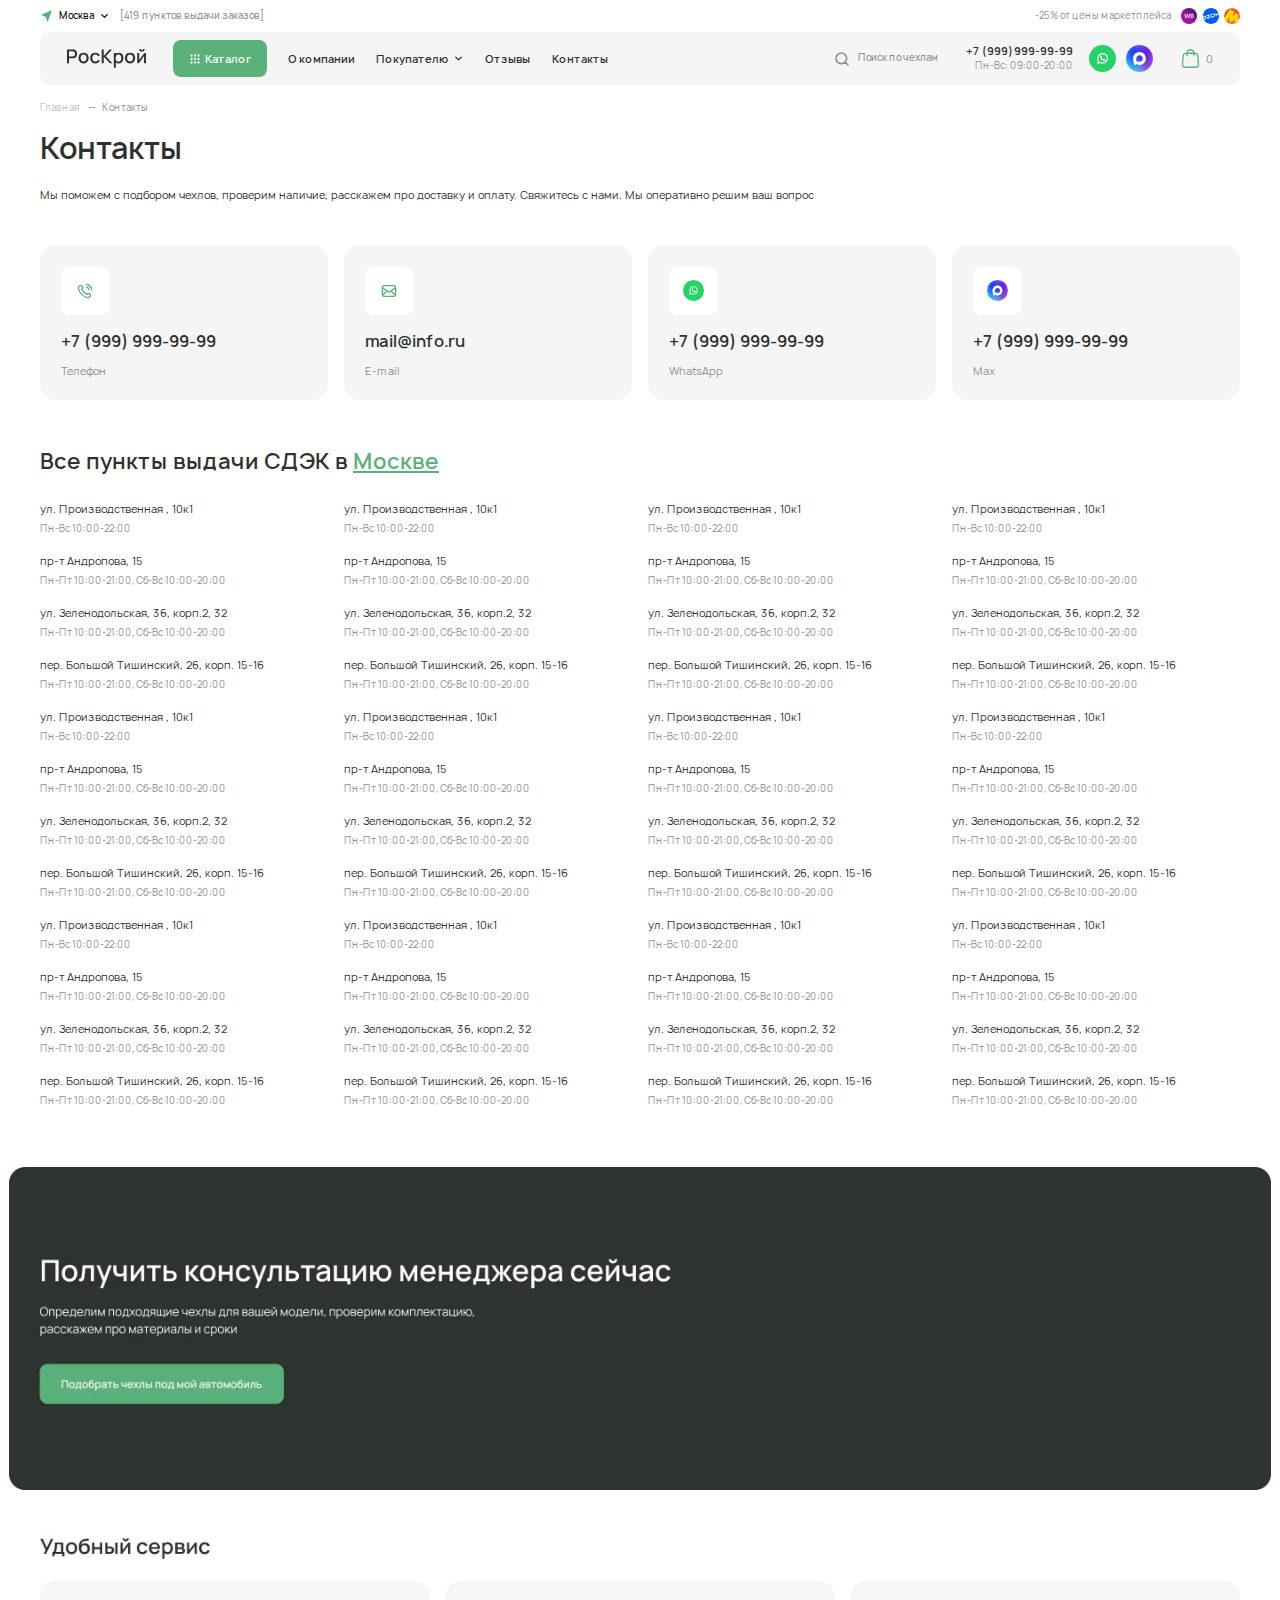
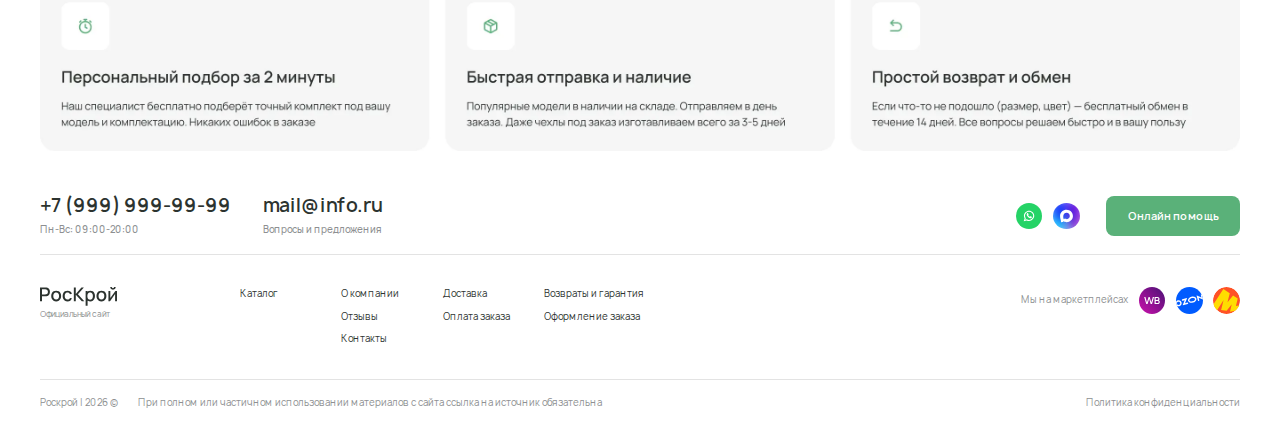
<file: contacts.html>
<!DOCTYPE html>
<html lang="ru">

<head>
    <meta charset="UTF-8">
    <meta name="viewport" content="width=device-width, initial-scale=1.0">
    <meta name="description" content="">
    <meta name="keywords" content="">
    <meta name="color-scheme" content="light only">
    <link rel="stylesheet" href="css/fancybox.css">
    <link rel="stylesheet" href="css/swiper-bundle.min.css">
    <link rel="stylesheet" href="css/nice-select.css">
    <link rel="stylesheet" href="css/nouislider.min.css">
    <link rel="stylesheet" href="css/style.min.css">
    <link rel="icon" href="img/favicon.svg" type="image/svg+xml">
    <title>Контакты</title>
</head>


<body class="m-page">
    <div class="wrapper">
        <header class="header">
            <div class="container">
                <div class="header-top _flex-between">
                    <div class="header-city _flex">
                        <button data-modal="cityModal" class="header-city__btn _flex">
                            <img src="img/mark.svg" alt="" class="header-city__mark">
                            <span class="body-s medium-text">Москва</span>
                            <img src="img/arrow.svg" alt="" class="header-city__arrow">
                        </button>
                        <div class="body-s gray-text medium-text">
                            [419 пунктов выдачи заказов]
                        </div>
                    </div>
                    <div class="header-shops _flex">
                        <div class="body-s gray-text">-25% от цены маркетплейса</div>
                        <div class="socials">
                            <a href="" class="socials__item">
                                <img src="img/wb.svg" alt="">
                            </a>
                            <a href="" class="socials__item">
                                <img src="img/ozon.svg" alt="">
                            </a>
                            <a href="" class="socials__item">
                                <img src="img/ym.svg" alt="">
                            </a>
                        </div>

                    </div>
                </div>

                <div class="header-bottom _flex-between">
                    <div class="_flex">
                        <button class="burger _toggle-menu">
                            <img src="img/burger.svg" alt="">
                        </button>
                        <a href="" class="header__logo">
                            <img src="img/logo.svg" alt="">
                        </a>
                        <button class="_toggle-catalog catalog-btn m-btn-green">
                            <span class="catalog-btn__img">
                    <img src="img/burger2.svg" alt="" class="_view1">
                    <img src="img/burger3.svg" alt="" class="_view2">
                </span>
                            <span class="body-m">Каталог</span>
                        </button>
                        <div class="menu">
                            <div class="menu__top">
                                <a href="" class="header__logo">
                                    <img src="img/logo.svg" alt="">
                                </a>
                                <button class="menu__close _toggle-menu">
                                    <img src="img/close.svg" alt="">
                                </button>
                            </div>
                            <div class="menu__scroll">
                                <nav class="nav">
                                    <a href="" class="nav__link">
                                        <span>О компании</span>
                                    </a>
                                    <div class="nav-item">
                                        <div class="nav-item__top">
                                            <span>Покупателю</span>
                                        </div>
                                        <div class="nav-item__bottom">
                                            <div class="nav-item__inner">
                                                <ul class="nav-item__list">
                                                    <li><a href="">Доставка</a></li>
                                                    <li><a href="">Самовывоз</a></li>
                                                    <li><a href="">Оплата заказа</a></li>
                                                    <li><a href="">Оформление заказа</a></li>
                                                    <li><a href="">Возврат и гарантия</a></li>
                                                    <li><a href="">Установка</a></li>
                                                </ul>
                                            </div>
                                        </div>
                                    </div>
                                    <a href="" class="nav__link">
                                        <span>Отзывы</span>
                                    </a>
                                    <a href="" class="nav__link">
                                        <span>Контакты</span>
                                    </a>
                                </nav>

                                <div class="menu-bottom">
                                    <div class="socials">
                                        <a href="" class="socials__item">
                                            <img src="img/whatsapp.svg" alt="">
                                        </a>
                                        <a href="" class="socials__item">
                                            <img src="img/max.svg" alt="">
                                        </a>
                                    </div>

                                    <div class="menu-bottom__content _flex">
                                        <div class="menu-bottom__info">
                                            <a href="tel:+79999999999" class="h3">
                                                +7 (999) 999-99-99
                                            </a>
                                            <div class="_mt4">
                                                <div class="body-s gray-text">
                                                    Пн-Вс: 09:00-20:00
                                                </div>
                                            </div>
                                        </div>
                                    </div>
                                </div>
                            </div>
                            <div class="menu__bg _toggle-menu"></div>
                        </div>
                    </div>
                    <div class="_flex">
                        <button class="header-bottom__search _flex">
                            <img src="img/search.svg" alt="">
                            <span class="body-s gray-text medium-text">Поиск по чехлам</span>
                        </button>
                        <div class="header-contacts _flex">
                            <div class="header-contacts__phone">
                                <a href="" class="header-contacts__phone-link">
                                    <img src="img/phone.svg" alt="">
                                    <span class="body-m semi-bold-text">+7 (999) 999-99-99</span>
                                </a>
                                <div class="body-s gray-text">
                                    Пн-Вс: 09:00-20:00
                                </div>
                            </div>
                            <div class="socials">
                                <a href="" class="socials__item">
                                    <img src="img/whatsapp.svg" alt="">
                                </a>
                                <a href="" class="socials__item">
                                    <img src="img/max.svg" alt="">
                                </a>
                            </div>

                        </div>
                        <div class="header-cart" data-modal="cartModal">
                            <img src="img/bag2.svg" alt="">
                            <span class="body-m gray-text">0</span>
                        </div>
                    </div>
                </div>
            </div>

            <div class="header-search">
                <div class="container">
                    <div class="header-search__top _flex">
                        <div class="header-search__field m-search">
                            <div class="fg">
                                <input type="text" placeholder="Поиск">
                            </div>
                            <img src="img/search.svg" alt="" class="m-search__img">
                            <button class="m-search__btn2 m-btn m-btn-green">
                                <img src="img/search2.svg" alt="">
                            </button>
                        </div>
                        <button class="header-search__close m-close _toggle-search">
                            <img src="img/close.svg" alt="">
                        </button>
                    </div>
                </div>
            </div>
            <div class="header-search__bg modal-bg _toggle-search"></div>

            <div class="header-catalog">
                <div class="container">
                    <div class="header-catalog__inner">
                        <div class="header-catalog__col">
                            <div class="h4">
                                Каталог
                            </div>
                            <div class="m-search _mt16">
                                <div class="fg fg-transparent">
                                    <input type="text" placeholder="Поиск марки">
                                </div>
                                <img src="img/search.svg" alt="">
                            </div>
                            <div class="header-catalog__items _mt24">
                                <div class="header-catalog__item" data-id="1">
                                    <img src="img/menu-icon2.webp" alt="">
                                    <span class="body-m">Audi</span>
                                </div>
                                <div class="header-catalog__item" data-id="2">
                                    <img src="img/menu-icon3.webp" alt="">
                                    <span class="body-m">BMW</span>
                                </div>
                                <div class="header-catalog__item" data-id="3">
                                    <img src="img/menu-icon4.webp" alt="">
                                    <span class="body-m">Brilliance</span>
                                </div>
                                <div class="header-catalog__item" data-id="4">
                                    <img src="img/menu-icon9.webp" alt="">
                                    <span class="body-m">BYD</span>
                                </div>
                                <div class="header-catalog__item" data-id="5">
                                    <img src="img/menu-icon5.webp" alt="">
                                    <span class="body-m">Chery</span>
                                </div>
                                <div class="header-catalog__item" data-id="6">
                                    <img src="img/menu-icon6.webp" alt="">
                                    <span class="body-m">Chevrolet</span>
                                </div>
                                <div class="header-catalog__item" data-id="7">
                                    <img src="img/menu-icon7.webp" alt="">
                                    <span class="body-m">Citroen</span>
                                </div>
                                <div class="header-catalog__item" data-id="8">
                                    <img src="img/menu-icon8.webp" alt="">
                                    <span class="body-m">Daewoo</span>
                                </div>
                                <div class="header-catalog__item" data-id="9">
                                    <img src="img/menu-icon3.webp" alt="">
                                    <span class="body-m">Brilliance</span>
                                </div>
                                <div class="header-catalog__item" data-id="10">
                                    <img src="img/menu-icon9.webp" alt="">
                                    <span class="body-m">BYD</span>
                                </div>
                                <div class="header-catalog__item" data-id="11">
                                    <img src="img/menu-icon4.webp" alt="">
                                    <span class="body-m">Chery</span>
                                </div>
                                <div class="header-catalog__item" data-id="12">
                                    <img src="img/menu-icon5.webp" alt="">
                                    <span class="body-m">Chevrolet</span>
                                </div>
                                <div class="header-catalog__item" data-id="13">
                                    <img src="img/menu-icon6.webp" alt="">
                                    <span class="body-m">Chevrolet</span>
                                </div>
                                <div class="header-catalog__item" data-id="14">
                                    <img src="img/menu-icon6.webp" alt="">
                                    <span class="body-m">Chevrolet</span>
                                </div>
                                <div class="header-catalog__item" data-id="15">
                                    <img src="img/menu-icon6.webp" alt="">
                                    <span class="body-m">Chevrolet</span>
                                </div>
                                <div class="header-catalog__item" data-id="16">
                                    <img src="img/menu-icon6.webp" alt="">
                                    <span class="body-m">Chevrolet</span>
                                </div>
                            </div>
                        </div>
                        <div class="header-catalog__col2">
                            <div class="submenu" data-id="1">
                                <div class="submenu__top _flex">
                                    <button class="submenu__back">
                                        <img src="img/back.svg" alt="">
                                    </button>
                                    <div class="h4">
                                        Audi
                                    </div>
                                </div>

                                <ul class="submenu__items grid3">
                                    <li><a href="">Auris</a></li>
                                    <li><a href="">Camry</a></li>
                                    <li><a href="">Land Cruiser Prado</a></li>
                                    <li><a href="">Avensis</a></li>
                                    <li><a href="">Fortuner</a></li>
                                    <li><a href="">C-HR</a></li>
                                    <li><a href="">Highlander</a></li>
                                    <li><a href="">Auris</a></li>
                                    <li><a href="">Camry</a></li>
                                    <li><a href="">Land Cruiser Prado</a></li>
                                    <li><a href="">Avensis</a></li>
                                    <li><a href="">Fortuner</a></li>
                                    <li><a href="">C-HR</a></li>
                                    <li><a href="">Highlander</a></li>
                                    <li><a href="">Auris</a></li>
                                    <li><a href="">Camry</a></li>
                                    <li><a href="">Land Cruiser Prado</a></li>
                                    <li><a href="">Avensis</a></li>
                                    <li><a href="">Fortuner</a></li>
                                    <li><a href="">C-HR</a></li>
                                </ul>


                            </div>
                            <div class="submenu" data-id="2">
                                <div class="submenu__top _flex">
                                    <button class="submenu__back">
                                        <img src="img/back.svg" alt="">
                                    </button>
                                    <div class="h4">
                                        BMW
                                    </div>
                                </div>

                                <ul class="submenu__items grid3">
                                    <li><a href="">Auris</a></li>
                                    <li><a href="">Camry</a></li>
                                    <li><a href="">Land Cruiser Prado</a></li>
                                    <li><a href="">Avensis</a></li>
                                    <li><a href="">Fortuner</a></li>
                                    <li><a href="">C-HR</a></li>
                                    <li><a href="">Highlander</a></li>
                                    <li><a href="">Auris</a></li>
                                    <li><a href="">Camry</a></li>
                                    <li><a href="">Land Cruiser Prado</a></li>
                                    <li><a href="">Avensis</a></li>
                                    <li><a href="">Fortuner</a></li>
                                    <li><a href="">C-HR</a></li>
                                    <li><a href="">Highlander</a></li>
                                    <li><a href="">Auris</a></li>
                                    <li><a href="">Camry</a></li>
                                    <li><a href="">Land Cruiser Prado</a></li>
                                    <li><a href="">Avensis</a></li>
                                    <li><a href="">Fortuner</a></li>
                                    <li><a href="">C-HR</a></li>
                                </ul>


                            </div>
                            <div class="submenu" data-id="3">
                                <div class="submenu__top _flex">
                                    <button class="submenu__back">
                                        <img src="img/back.svg" alt="">
                                    </button>
                                    <div class="h4">
                                        Brilliance
                                    </div>
                                </div>

                                <ul class="submenu__items grid3">
                                    <li><a href="">Auris</a></li>
                                    <li><a href="">Camry</a></li>
                                    <li><a href="">Land Cruiser Prado</a></li>
                                    <li><a href="">Avensis</a></li>
                                    <li><a href="">Fortuner</a></li>
                                    <li><a href="">C-HR</a></li>
                                    <li><a href="">Highlander</a></li>
                                    <li><a href="">Auris</a></li>
                                    <li><a href="">Camry</a></li>
                                    <li><a href="">Land Cruiser Prado</a></li>
                                    <li><a href="">Avensis</a></li>
                                    <li><a href="">Fortuner</a></li>
                                    <li><a href="">C-HR</a></li>
                                    <li><a href="">Highlander</a></li>
                                    <li><a href="">Auris</a></li>
                                    <li><a href="">Camry</a></li>
                                    <li><a href="">Land Cruiser Prado</a></li>
                                    <li><a href="">Avensis</a></li>
                                    <li><a href="">Fortuner</a></li>
                                    <li><a href="">C-HR</a></li>
                                </ul>


                            </div>
                            <div class="submenu" data-id="4">
                                <div class="submenu__top _flex">
                                    <button class="submenu__back">
                                        <img src="img/back.svg" alt="">
                                    </button>
                                    <div class="h4">
                                        BYD
                                    </div>
                                </div>

                                <ul class="submenu__items grid3">
                                    <li><a href="">Auris</a></li>
                                    <li><a href="">Camry</a></li>
                                    <li><a href="">Land Cruiser Prado</a></li>
                                    <li><a href="">Avensis</a></li>
                                    <li><a href="">Fortuner</a></li>
                                    <li><a href="">C-HR</a></li>
                                    <li><a href="">Highlander</a></li>
                                    <li><a href="">Auris</a></li>
                                    <li><a href="">Camry</a></li>
                                    <li><a href="">Land Cruiser Prado</a></li>
                                    <li><a href="">Avensis</a></li>
                                    <li><a href="">Fortuner</a></li>
                                    <li><a href="">C-HR</a></li>
                                    <li><a href="">Highlander</a></li>
                                    <li><a href="">Auris</a></li>
                                    <li><a href="">Camry</a></li>
                                    <li><a href="">Land Cruiser Prado</a></li>
                                    <li><a href="">Avensis</a></li>
                                    <li><a href="">Fortuner</a></li>
                                    <li><a href="">C-HR</a></li>
                                </ul>


                            </div>
                            <div class="submenu" data-id="5">
                                <div class="submenu__top _flex">
                                    <button class="submenu__back">
                                        <img src="img/back.svg" alt="">
                                    </button>
                                    <div class="h4">
                                        Chery
                                    </div>
                                </div>

                                <ul class="submenu__items grid3">
                                    <li><a href="">Auris</a></li>
                                    <li><a href="">Camry</a></li>
                                    <li><a href="">Land Cruiser Prado</a></li>
                                    <li><a href="">Avensis</a></li>
                                    <li><a href="">Fortuner</a></li>
                                    <li><a href="">C-HR</a></li>
                                    <li><a href="">Highlander</a></li>
                                    <li><a href="">Auris</a></li>
                                    <li><a href="">Camry</a></li>
                                    <li><a href="">Land Cruiser Prado</a></li>
                                    <li><a href="">Avensis</a></li>
                                    <li><a href="">Fortuner</a></li>
                                    <li><a href="">C-HR</a></li>
                                    <li><a href="">Highlander</a></li>
                                    <li><a href="">Auris</a></li>
                                    <li><a href="">Camry</a></li>
                                    <li><a href="">Land Cruiser Prado</a></li>
                                    <li><a href="">Avensis</a></li>
                                    <li><a href="">Fortuner</a></li>
                                    <li><a href="">C-HR</a></li>
                                </ul>


                            </div>
                            <div class="submenu" data-id="6">
                                <div class="submenu__top _flex">
                                    <button class="submenu__back">
                                        <img src="img/back.svg" alt="">
                                    </button>
                                    <div class="h4">
                                        Chevrolet
                                    </div>
                                </div>

                                <ul class="submenu__items grid3">
                                    <li><a href="">Auris</a></li>
                                    <li><a href="">Camry</a></li>
                                    <li><a href="">Land Cruiser Prado</a></li>
                                    <li><a href="">Avensis</a></li>
                                    <li><a href="">Fortuner</a></li>
                                    <li><a href="">C-HR</a></li>
                                    <li><a href="">Highlander</a></li>
                                    <li><a href="">Auris</a></li>
                                    <li><a href="">Camry</a></li>
                                    <li><a href="">Land Cruiser Prado</a></li>
                                    <li><a href="">Avensis</a></li>
                                    <li><a href="">Fortuner</a></li>
                                    <li><a href="">C-HR</a></li>
                                    <li><a href="">Highlander</a></li>
                                    <li><a href="">Auris</a></li>
                                    <li><a href="">Camry</a></li>
                                    <li><a href="">Land Cruiser Prado</a></li>
                                    <li><a href="">Avensis</a></li>
                                    <li><a href="">Fortuner</a></li>
                                    <li><a href="">C-HR</a></li>
                                </ul>


                            </div>
                            <div class="submenu" data-id="7">
                                <div class="submenu__top _flex">
                                    <button class="submenu__back">
                                        <img src="img/back.svg" alt="">
                                    </button>
                                    <div class="h4">
                                        Citroen
                                    </div>
                                </div>

                                <ul class="submenu__items grid3">
                                    <li><a href="">Auris</a></li>
                                    <li><a href="">Camry</a></li>
                                    <li><a href="">Land Cruiser Prado</a></li>
                                    <li><a href="">Avensis</a></li>
                                    <li><a href="">Fortuner</a></li>
                                    <li><a href="">C-HR</a></li>
                                    <li><a href="">Highlander</a></li>
                                    <li><a href="">Auris</a></li>
                                    <li><a href="">Camry</a></li>
                                    <li><a href="">Land Cruiser Prado</a></li>
                                    <li><a href="">Avensis</a></li>
                                    <li><a href="">Fortuner</a></li>
                                    <li><a href="">C-HR</a></li>
                                    <li><a href="">Highlander</a></li>
                                    <li><a href="">Auris</a></li>
                                    <li><a href="">Camry</a></li>
                                    <li><a href="">Land Cruiser Prado</a></li>
                                    <li><a href="">Avensis</a></li>
                                    <li><a href="">Fortuner</a></li>
                                    <li><a href="">C-HR</a></li>
                                </ul>


                            </div>
                            <div class="submenu" data-id="8">
                                <div class="submenu__top _flex">
                                    <button class="submenu__back">
                                        <img src="img/back.svg" alt="">
                                    </button>
                                    <div class="h4">
                                        Daewoo
                                    </div>
                                </div>

                                <ul class="submenu__items grid3">
                                    <li><a href="">Auris</a></li>
                                    <li><a href="">Camry</a></li>
                                    <li><a href="">Land Cruiser Prado</a></li>
                                    <li><a href="">Avensis</a></li>
                                    <li><a href="">Fortuner</a></li>
                                    <li><a href="">C-HR</a></li>
                                    <li><a href="">Highlander</a></li>
                                    <li><a href="">Auris</a></li>
                                    <li><a href="">Camry</a></li>
                                    <li><a href="">Land Cruiser Prado</a></li>
                                    <li><a href="">Avensis</a></li>
                                    <li><a href="">Fortuner</a></li>
                                    <li><a href="">C-HR</a></li>
                                    <li><a href="">Highlander</a></li>
                                    <li><a href="">Auris</a></li>
                                    <li><a href="">Camry</a></li>
                                    <li><a href="">Land Cruiser Prado</a></li>
                                    <li><a href="">Avensis</a></li>
                                    <li><a href="">Fortuner</a></li>
                                    <li><a href="">C-HR</a></li>
                                </ul>


                            </div>
                            <div class="submenu" data-id="9">
                                <div class="submenu__top _flex">
                                    <button class="submenu__back">
                                        <img src="img/back.svg" alt="">
                                    </button>
                                    <div class="h4">
                                        Brilliance
                                    </div>
                                </div>

                                <ul class="submenu__items grid3">
                                    <li><a href="">Auris</a></li>
                                    <li><a href="">Camry</a></li>
                                    <li><a href="">Land Cruiser Prado</a></li>
                                    <li><a href="">Avensis</a></li>
                                    <li><a href="">Fortuner</a></li>
                                    <li><a href="">C-HR</a></li>
                                    <li><a href="">Highlander</a></li>
                                    <li><a href="">Auris</a></li>
                                    <li><a href="">Camry</a></li>
                                    <li><a href="">Land Cruiser Prado</a></li>
                                    <li><a href="">Avensis</a></li>
                                    <li><a href="">Fortuner</a></li>
                                    <li><a href="">C-HR</a></li>
                                    <li><a href="">Highlander</a></li>
                                    <li><a href="">Auris</a></li>
                                    <li><a href="">Camry</a></li>
                                    <li><a href="">Land Cruiser Prado</a></li>
                                    <li><a href="">Avensis</a></li>
                                    <li><a href="">Fortuner</a></li>
                                    <li><a href="">C-HR</a></li>
                                </ul>


                            </div>
                            <div class="submenu" data-id="10">
                                <div class="submenu__top _flex">
                                    <button class="submenu__back">
                                        <img src="img/back.svg" alt="">
                                    </button>
                                    <div class="h4">
                                        BYD
                                    </div>
                                </div>

                                <ul class="submenu__items grid3">
                                    <li><a href="">Auris</a></li>
                                    <li><a href="">Camry</a></li>
                                    <li><a href="">Land Cruiser Prado</a></li>
                                    <li><a href="">Avensis</a></li>
                                    <li><a href="">Fortuner</a></li>
                                    <li><a href="">C-HR</a></li>
                                    <li><a href="">Highlander</a></li>
                                    <li><a href="">Auris</a></li>
                                    <li><a href="">Camry</a></li>
                                    <li><a href="">Land Cruiser Prado</a></li>
                                    <li><a href="">Avensis</a></li>
                                    <li><a href="">Fortuner</a></li>
                                    <li><a href="">C-HR</a></li>
                                    <li><a href="">Highlander</a></li>
                                    <li><a href="">Auris</a></li>
                                    <li><a href="">Camry</a></li>
                                    <li><a href="">Land Cruiser Prado</a></li>
                                    <li><a href="">Avensis</a></li>
                                    <li><a href="">Fortuner</a></li>
                                    <li><a href="">C-HR</a></li>
                                </ul>


                            </div>
                            <div class="submenu" data-id="11">
                                <div class="submenu__top _flex">
                                    <button class="submenu__back">
                                        <img src="img/back.svg" alt="">
                                    </button>
                                    <div class="h4">
                                        Chery
                                    </div>
                                </div>

                                <ul class="submenu__items grid3">
                                    <li><a href="">Auris</a></li>
                                    <li><a href="">Camry</a></li>
                                    <li><a href="">Land Cruiser Prado</a></li>
                                    <li><a href="">Avensis</a></li>
                                    <li><a href="">Fortuner</a></li>
                                    <li><a href="">C-HR</a></li>
                                    <li><a href="">Highlander</a></li>
                                    <li><a href="">Auris</a></li>
                                    <li><a href="">Camry</a></li>
                                    <li><a href="">Land Cruiser Prado</a></li>
                                    <li><a href="">Avensis</a></li>
                                    <li><a href="">Fortuner</a></li>
                                    <li><a href="">C-HR</a></li>
                                    <li><a href="">Highlander</a></li>
                                    <li><a href="">Auris</a></li>
                                    <li><a href="">Camry</a></li>
                                    <li><a href="">Land Cruiser Prado</a></li>
                                    <li><a href="">Avensis</a></li>
                                    <li><a href="">Fortuner</a></li>
                                    <li><a href="">C-HR</a></li>
                                </ul>


                            </div>
                            <div class="submenu" data-id="12">
                                <div class="submenu__top _flex">
                                    <button class="submenu__back">
                                        <img src="img/back.svg" alt="">
                                    </button>
                                    <div class="h4">
                                        Chevrolet
                                    </div>
                                </div>

                                <ul class="submenu__items grid3">
                                    <li><a href="">Auris</a></li>
                                    <li><a href="">Camry</a></li>
                                    <li><a href="">Land Cruiser Prado</a></li>
                                    <li><a href="">Avensis</a></li>
                                    <li><a href="">Fortuner</a></li>
                                    <li><a href="">C-HR</a></li>
                                    <li><a href="">Highlander</a></li>
                                    <li><a href="">Auris</a></li>
                                    <li><a href="">Camry</a></li>
                                    <li><a href="">Land Cruiser Prado</a></li>
                                    <li><a href="">Avensis</a></li>
                                    <li><a href="">Fortuner</a></li>
                                    <li><a href="">C-HR</a></li>
                                    <li><a href="">Highlander</a></li>
                                    <li><a href="">Auris</a></li>
                                    <li><a href="">Camry</a></li>
                                    <li><a href="">Land Cruiser Prado</a></li>
                                    <li><a href="">Avensis</a></li>
                                    <li><a href="">Fortuner</a></li>
                                    <li><a href="">C-HR</a></li>
                                </ul>


                            </div>
                            <div class="submenu" data-id="13">
                                <div class="submenu__top _flex">
                                    <button class="submenu__back">
                                        <img src="img/back.svg" alt="">
                                    </button>
                                    <div class="h4">
                                        Chevrolet
                                    </div>
                                </div>

                                <ul class="submenu__items grid3">
                                    <li><a href="">Auris</a></li>
                                    <li><a href="">Camry</a></li>
                                    <li><a href="">Land Cruiser Prado</a></li>
                                    <li><a href="">Avensis</a></li>
                                    <li><a href="">Fortuner</a></li>
                                    <li><a href="">C-HR</a></li>
                                    <li><a href="">Highlander</a></li>
                                    <li><a href="">Auris</a></li>
                                    <li><a href="">Camry</a></li>
                                    <li><a href="">Land Cruiser Prado</a></li>
                                    <li><a href="">Avensis</a></li>
                                    <li><a href="">Fortuner</a></li>
                                    <li><a href="">C-HR</a></li>
                                    <li><a href="">Highlander</a></li>
                                    <li><a href="">Auris</a></li>
                                    <li><a href="">Camry</a></li>
                                    <li><a href="">Land Cruiser Prado</a></li>
                                    <li><a href="">Avensis</a></li>
                                    <li><a href="">Fortuner</a></li>
                                    <li><a href="">C-HR</a></li>
                                </ul>


                            </div>
                            <div class="submenu" data-id="14">
                                <div class="submenu__top _flex">
                                    <button class="submenu__back">
                                        <img src="img/back.svg" alt="">
                                    </button>
                                    <div class="h4">
                                        Chevrolet
                                    </div>
                                </div>

                                <ul class="submenu__items grid3">
                                    <li><a href="">Auris</a></li>
                                    <li><a href="">Camry</a></li>
                                    <li><a href="">Land Cruiser Prado</a></li>
                                    <li><a href="">Avensis</a></li>
                                    <li><a href="">Fortuner</a></li>
                                    <li><a href="">C-HR</a></li>
                                    <li><a href="">Highlander</a></li>
                                    <li><a href="">Auris</a></li>
                                    <li><a href="">Camry</a></li>
                                    <li><a href="">Land Cruiser Prado</a></li>
                                    <li><a href="">Avensis</a></li>
                                    <li><a href="">Fortuner</a></li>
                                    <li><a href="">C-HR</a></li>
                                    <li><a href="">Highlander</a></li>
                                    <li><a href="">Auris</a></li>
                                    <li><a href="">Camry</a></li>
                                    <li><a href="">Land Cruiser Prado</a></li>
                                    <li><a href="">Avensis</a></li>
                                    <li><a href="">Fortuner</a></li>
                                    <li><a href="">C-HR</a></li>
                                </ul>


                            </div>
                            <div class="submenu" data-id="15">
                                <div class="submenu__top _flex">
                                    <button class="submenu__back">
                                        <img src="img/back.svg" alt="">
                                    </button>
                                    <div class="h4">
                                        Chevrolet
                                    </div>
                                </div>

                                <ul class="submenu__items grid3">
                                    <li><a href="">Auris</a></li>
                                    <li><a href="">Camry</a></li>
                                    <li><a href="">Land Cruiser Prado</a></li>
                                    <li><a href="">Avensis</a></li>
                                    <li><a href="">Fortuner</a></li>
                                    <li><a href="">C-HR</a></li>
                                    <li><a href="">Highlander</a></li>
                                    <li><a href="">Auris</a></li>
                                    <li><a href="">Camry</a></li>
                                    <li><a href="">Land Cruiser Prado</a></li>
                                    <li><a href="">Avensis</a></li>
                                    <li><a href="">Fortuner</a></li>
                                    <li><a href="">C-HR</a></li>
                                    <li><a href="">Highlander</a></li>
                                    <li><a href="">Auris</a></li>
                                    <li><a href="">Camry</a></li>
                                    <li><a href="">Land Cruiser Prado</a></li>
                                    <li><a href="">Avensis</a></li>
                                    <li><a href="">Fortuner</a></li>
                                    <li><a href="">C-HR</a></li>
                                </ul>


                            </div>
                            <div class="submenu" data-id="16">
                                <div class="submenu__top _flex">
                                    <button class="submenu__back">
                                        <img src="img/back.svg" alt="">
                                    </button>
                                    <div class="h4">
                                        Chevrolet
                                    </div>
                                </div>

                                <ul class="submenu__items grid3">
                                    <li><a href="">Auris</a></li>
                                    <li><a href="">Camry</a></li>
                                    <li><a href="">Land Cruiser Prado</a></li>
                                    <li><a href="">Avensis</a></li>
                                    <li><a href="">Fortuner</a></li>
                                    <li><a href="">C-HR</a></li>
                                    <li><a href="">Highlander</a></li>
                                    <li><a href="">Auris</a></li>
                                    <li><a href="">Camry</a></li>
                                    <li><a href="">Land Cruiser Prado</a></li>
                                    <li><a href="">Avensis</a></li>
                                    <li><a href="">Fortuner</a></li>
                                    <li><a href="">C-HR</a></li>
                                    <li><a href="">Highlander</a></li>
                                    <li><a href="">Auris</a></li>
                                    <li><a href="">Camry</a></li>
                                    <li><a href="">Land Cruiser Prado</a></li>
                                    <li><a href="">Avensis</a></li>
                                    <li><a href="">Fortuner</a></li>
                                    <li><a href="">C-HR</a></li>
                                </ul>


                            </div>

                            <div class="catalog-contacts">
                                <div class="catalog-contacts__item">
                                    <div class="h3">
                                        <a href="">+7 (999) 999-99-99</a>
                                    </div>
                                    <div class="body-m gray-text">Пн-Вс: 09:00-20:00</div>
                                </div>
                                <div class="catalog-contacts__item">
                                    <div class="h3">
                                        <a href="">mail@info.ru</a>
                                    </div>
                                    <div class="body-m gray-text">Вопросы и предложения</div>
                                </div>
                            </div>
                        </div>
                    </div>
                </div>
            </div>
            <div class="header-catalog__bg modal-bg _toggle-catalog"></div>

            <div class="mob-footer">
                <a href="" class="mob-footer__btn">
                    <img src="img/menu-icon.svg" alt="">
                    <span class="mob-footer__btn-title body-xs">Главная</span>
                </a>
                <button class="mob-footer__btn _toggle-catalog">
                    <svg xmlns="http://www.w3.org/2000/svg" width="20" height="20" viewBox="0 0 20 20" fill="none">
                        <path d="M10.0002 5.00001C10.4604 5.00001 10.8335 4.62691 10.8335 4.16668C10.8335 3.70644 10.4604 3.33334 10.0002 3.33334C9.53993 3.33334 9.16683 3.70644 9.16683 4.16668C9.16683 4.62691 9.53993 5.00001 10.0002 5.00001Z" stroke="#8D8F91" stroke-width="2" stroke-linecap="round" stroke-linejoin="round" />
                        <path d="M10.0002 10.8333C10.4604 10.8333 10.8335 10.4602 10.8335 10C10.8335 9.53977 10.4604 9.16668 10.0002 9.16668C9.53993 9.16668 9.16683 9.53977 9.16683 10C9.16683 10.4602 9.53993 10.8333 10.0002 10.8333Z" stroke="#8D8F91" stroke-width="2" stroke-linecap="round" stroke-linejoin="round" />
                        <path d="M10.0002 16.6667C10.4604 16.6667 10.8335 16.2936 10.8335 15.8333C10.8335 15.3731 10.4604 15 10.0002 15C9.53993 15 9.16683 15.3731 9.16683 15.8333C9.16683 16.2936 9.53993 16.6667 10.0002 16.6667Z" stroke="#8D8F91" stroke-width="2" stroke-linecap="round" stroke-linejoin="round" />
                        <path d="M15.8335 5.00001C16.2937 5.00001 16.6668 4.62691 16.6668 4.16668C16.6668 3.70644 16.2937 3.33334 15.8335 3.33334C15.3733 3.33334 15.0002 3.70644 15.0002 4.16668C15.0002 4.62691 15.3733 5.00001 15.8335 5.00001Z" stroke="#8D8F91" stroke-width="2" stroke-linecap="round" stroke-linejoin="round" />
                        <path d="M15.8335 10.8333C16.2937 10.8333 16.6668 10.4602 16.6668 10C16.6668 9.53977 16.2937 9.16668 15.8335 9.16668C15.3733 9.16668 15.0002 9.53977 15.0002 10C15.0002 10.4602 15.3733 10.8333 15.8335 10.8333Z" stroke="#8D8F91" stroke-width="2" stroke-linecap="round" stroke-linejoin="round" />
                        <path d="M15.8335 16.6667C16.2937 16.6667 16.6668 16.2936 16.6668 15.8333C16.6668 15.3731 16.2937 15 15.8335 15C15.3733 15 15.0002 15.3731 15.0002 15.8333C15.0002 16.2936 15.3733 16.6667 15.8335 16.6667Z" stroke="#8D8F91" stroke-width="2" stroke-linecap="round" stroke-linejoin="round" />
                        <path d="M4.16683 5.00001C4.62707 5.00001 5.00016 4.62691 5.00016 4.16668C5.00016 3.70644 4.62707 3.33334 4.16683 3.33334C3.70659 3.33334 3.3335 3.70644 3.3335 4.16668C3.3335 4.62691 3.70659 5.00001 4.16683 5.00001Z" stroke="#8D8F91" stroke-width="2" stroke-linecap="round" stroke-linejoin="round" />
                        <path d="M4.16683 10.8333C4.62707 10.8333 5.00016 10.4602 5.00016 10C5.00016 9.53977 4.62707 9.16668 4.16683 9.16668C3.70659 9.16668 3.3335 9.53977 3.3335 10C3.3335 10.4602 3.70659 10.8333 4.16683 10.8333Z" stroke="#8D8F91" stroke-width="2" stroke-linecap="round" stroke-linejoin="round" />
                        <path d="M4.16683 16.6667C4.62707 16.6667 5.00016 16.2936 5.00016 15.8333C5.00016 15.3731 4.62707 15 4.16683 15C3.70659 15 3.3335 15.3731 3.3335 15.8333C3.3335 16.2936 3.70659 16.6667 4.16683 16.6667Z" stroke="#8D8F91" stroke-width="2" stroke-linecap="round" stroke-linejoin="round" />
                    </svg>
                    <span class="mob-footer__btn-title body-xs">Каталог</span>
                </button>
                <button class="mob-footer__btn _toggle-search">
                    <img src="img/menu-icon3.svg" alt="">
                    <span class="mob-footer__btn-title body-xs">Поиск</span>
                </button>
                <a href="" class="mob-footer__btn">
                    <img src="img/menu-icon4.svg" alt="">
                    <span class="mob-footer__btn-title body-xs">Корзина</span>
                </a>
            </div>

        </header>
        <main class="content">

            <div class="contacts m-section _first">
                <div class="container">
                    <div class="breadcrumbs">
                        <ul>
                            <li><a href="">Главная</a></li>
                            <li><span>Контакты</span></li>
                        </ul>
                    </div>
                    <h1 class="h1">
                        Контакты
                    </h1>
                    <div class="_mt32 _mt24-tablet">
                        <div class="body-m">
                            Мы поможем с подбором чехлов, проверим наличие, расскажем про доставку и оплату. Свяжитесь с нами. Мы оперативно решим ваш вопрос
                        </div>
                    </div>
                </div>
            </div>

            <div class="contact-us m-section">
                <div class="container">
                    <div class="contact-items grid4 grid-tablet2 grid-mob-small">
                        <div class="contact-card m-card">
                            <div class="m-icon">
                                <img src="img/contact-icon.svg" alt="">
                            </div>
                            <div class="_mt24">
                                <div class="h4">
                                    <a href="">+7 (999) 999-99-99</a>
                                </div>
                                <div class="_mt16">
                                    <div class="body-m gray-text">
                                        Телефон
                                    </div>
                                </div>
                            </div>
                        </div>
                        <div class="contact-card m-card">
                            <div class="m-icon">
                                <img src="img/contact-icon2.svg" alt="">
                            </div>
                            <div class="_mt24">
                                <div class="h4">
                                    <a href="">mail@info.ru</a>
                                </div>
                                <div class="_mt16">
                                    <div class="body-m gray-text">
                                        E-mail
                                    </div>
                                </div>
                            </div>
                        </div>
                        <div class="contact-card m-card">
                            <div class="m-icon _big">
                                <img src="img/contact-icon3.svg" alt="">
                            </div>
                            <div class="_mt24">
                                <div class="h4">
                                    <a href="">+7 (999) 999-99-99</a>
                                </div>
                                <div class="_mt16">
                                    <div class="body-m gray-text">
                                        WhatsApp
                                    </div>
                                </div>
                            </div>
                        </div>
                        <div class="contact-card m-card">
                            <div class="m-icon _big">
                                <img src="img/contact-icon4.svg" alt="">
                            </div>
                            <div class="_mt24">
                                <div class="h4">
                                    <a href="">+7 (999) 999-99-99</a>
                                </div>
                                <div class="_mt16">
                                    <div class="body-m gray-text">
                                        Max
                                    </div>
                                </div>
                            </div>
                        </div>
                    </div>

                </div>
            </div>

            <div class="contacts-points m-section _toggle-more-parent">
                <div class="container">
                    <div class="h2">
                        Все пункты выдачи СДЭК в
                        <button class="green-text underline-text" data-modal="cityModal">Москве</button>
                    </div>
                    <div class="contacts-points__items _mt32 _mt24-mob">
                        <div class="point-item2">
                            <div class="body-m">ул. Производственная , 10к1</div>
                            <div class="body-s gray-text">Пн-Вс 10:00-22:00</div>
                        </div>
                        <div class="point-item2">
                            <div class="body-m">пр-т Андропова, 15</div>
                            <div class="body-s gray-text">Пн-Пт 10:00-21:00, Сб-Вс 10:00-20:00</div>
                        </div>
                        <div class="point-item2">
                            <div class="body-m">ул. Зеленодольская, 36, корп.2, 32</div>
                            <div class="body-s gray-text">Пн-Пт 10:00-21:00, Сб-Вс 10:00-20:00</div>
                        </div>
                        <div class="point-item2">
                            <div class="body-m">пер. Большой Тишинский, 26, корп. 15-16</div>
                            <div class="body-s gray-text">Пн-Пт 10:00-21:00, Сб-Вс 10:00-20:00</div>
                        </div>

                        <div class="point-item2">
                            <div class="body-m">ул. Производственная , 10к1</div>
                            <div class="body-s gray-text">Пн-Вс 10:00-22:00</div>
                        </div>
                        <div class="point-item2">
                            <div class="body-m">пр-т Андропова, 15</div>
                            <div class="body-s gray-text">Пн-Пт 10:00-21:00, Сб-Вс 10:00-20:00</div>
                        </div>
                        <div class="point-item2">
                            <div class="body-m">ул. Зеленодольская, 36, корп.2, 32</div>
                            <div class="body-s gray-text">Пн-Пт 10:00-21:00, Сб-Вс 10:00-20:00</div>
                        </div>
                        <div class="point-item2">
                            <div class="body-m">пер. Большой Тишинский, 26, корп. 15-16</div>
                            <div class="body-s gray-text">Пн-Пт 10:00-21:00, Сб-Вс 10:00-20:00</div>
                        </div>

                        <div class="point-item2">
                            <div class="body-m">ул. Производственная , 10к1</div>
                            <div class="body-s gray-text">Пн-Вс 10:00-22:00</div>
                        </div>
                        <div class="point-item2">
                            <div class="body-m">пр-т Андропова, 15</div>
                            <div class="body-s gray-text">Пн-Пт 10:00-21:00, Сб-Вс 10:00-20:00</div>
                        </div>
                        <div class="point-item2">
                            <div class="body-m">ул. Зеленодольская, 36, корп.2, 32</div>
                            <div class="body-s gray-text">Пн-Пт 10:00-21:00, Сб-Вс 10:00-20:00</div>
                        </div>
                        <div class="point-item2">
                            <div class="body-m">пер. Большой Тишинский, 26, корп. 15-16</div>
                            <div class="body-s gray-text">Пн-Пт 10:00-21:00, Сб-Вс 10:00-20:00</div>
                        </div>

                        <div class="point-item2">
                            <div class="body-m">ул. Производственная , 10к1</div>
                            <div class="body-s gray-text">Пн-Вс 10:00-22:00</div>
                        </div>
                        <div class="point-item2">
                            <div class="body-m">пр-т Андропова, 15</div>
                            <div class="body-s gray-text">Пн-Пт 10:00-21:00, Сб-Вс 10:00-20:00</div>
                        </div>
                        <div class="point-item2">
                            <div class="body-m">ул. Зеленодольская, 36, корп.2, 32</div>
                            <div class="body-s gray-text">Пн-Пт 10:00-21:00, Сб-Вс 10:00-20:00</div>
                        </div>
                        <div class="point-item2">
                            <div class="body-m">пер. Большой Тишинский, 26, корп. 15-16</div>
                            <div class="body-s gray-text">Пн-Пт 10:00-21:00, Сб-Вс 10:00-20:00</div>
                        </div>

                        <div class="point-item2">
                            <div class="body-m">ул. Производственная , 10к1</div>
                            <div class="body-s gray-text">Пн-Вс 10:00-22:00</div>
                        </div>
                        <div class="point-item2">
                            <div class="body-m">пр-т Андропова, 15</div>
                            <div class="body-s gray-text">Пн-Пт 10:00-21:00, Сб-Вс 10:00-20:00</div>
                        </div>
                        <div class="point-item2">
                            <div class="body-m">ул. Зеленодольская, 36, корп.2, 32</div>
                            <div class="body-s gray-text">Пн-Пт 10:00-21:00, Сб-Вс 10:00-20:00</div>
                        </div>
                        <div class="point-item2">
                            <div class="body-m">пер. Большой Тишинский, 26, корп. 15-16</div>
                            <div class="body-s gray-text">Пн-Пт 10:00-21:00, Сб-Вс 10:00-20:00</div>
                        </div>

                        <div class="point-item2">
                            <div class="body-m">ул. Производственная , 10к1</div>
                            <div class="body-s gray-text">Пн-Вс 10:00-22:00</div>
                        </div>
                        <div class="point-item2">
                            <div class="body-m">пр-т Андропова, 15</div>
                            <div class="body-s gray-text">Пн-Пт 10:00-21:00, Сб-Вс 10:00-20:00</div>
                        </div>
                        <div class="point-item2">
                            <div class="body-m">ул. Зеленодольская, 36, корп.2, 32</div>
                            <div class="body-s gray-text">Пн-Пт 10:00-21:00, Сб-Вс 10:00-20:00</div>
                        </div>
                        <div class="point-item2">
                            <div class="body-m">пер. Большой Тишинский, 26, корп. 15-16</div>
                            <div class="body-s gray-text">Пн-Пт 10:00-21:00, Сб-Вс 10:00-20:00</div>
                        </div>

                        <div class="point-item2">
                            <div class="body-m">ул. Производственная , 10к1</div>
                            <div class="body-s gray-text">Пн-Вс 10:00-22:00</div>
                        </div>
                        <div class="point-item2">
                            <div class="body-m">пр-т Андропова, 15</div>
                            <div class="body-s gray-text">Пн-Пт 10:00-21:00, Сб-Вс 10:00-20:00</div>
                        </div>
                        <div class="point-item2">
                            <div class="body-m">ул. Зеленодольская, 36, корп.2, 32</div>
                            <div class="body-s gray-text">Пн-Пт 10:00-21:00, Сб-Вс 10:00-20:00</div>
                        </div>
                        <div class="point-item2">
                            <div class="body-m">пер. Большой Тишинский, 26, корп. 15-16</div>
                            <div class="body-s gray-text">Пн-Пт 10:00-21:00, Сб-Вс 10:00-20:00</div>
                        </div>

                        <div class="point-item2">
                            <div class="body-m">ул. Производственная , 10к1</div>
                            <div class="body-s gray-text">Пн-Вс 10:00-22:00</div>
                        </div>
                        <div class="point-item2">
                            <div class="body-m">пр-т Андропова, 15</div>
                            <div class="body-s gray-text">Пн-Пт 10:00-21:00, Сб-Вс 10:00-20:00</div>
                        </div>
                        <div class="point-item2">
                            <div class="body-m">ул. Зеленодольская, 36, корп.2, 32</div>
                            <div class="body-s gray-text">Пн-Пт 10:00-21:00, Сб-Вс 10:00-20:00</div>
                        </div>
                        <div class="point-item2">
                            <div class="body-m">пер. Большой Тишинский, 26, корп. 15-16</div>
                            <div class="body-s gray-text">Пн-Пт 10:00-21:00, Сб-Вс 10:00-20:00</div>
                        </div>

                        <div class="point-item2">
                            <div class="body-m">ул. Производственная , 10к1</div>
                            <div class="body-s gray-text">Пн-Вс 10:00-22:00</div>
                        </div>
                        <div class="point-item2">
                            <div class="body-m">пр-т Андропова, 15</div>
                            <div class="body-s gray-text">Пн-Пт 10:00-21:00, Сб-Вс 10:00-20:00</div>
                        </div>
                        <div class="point-item2">
                            <div class="body-m">ул. Зеленодольская, 36, корп.2, 32</div>
                            <div class="body-s gray-text">Пн-Пт 10:00-21:00, Сб-Вс 10:00-20:00</div>
                        </div>
                        <div class="point-item2">
                            <div class="body-m">пер. Большой Тишинский, 26, корп. 15-16</div>
                            <div class="body-s gray-text">Пн-Пт 10:00-21:00, Сб-Вс 10:00-20:00</div>
                        </div>

                        <div class="point-item2">
                            <div class="body-m">ул. Производственная , 10к1</div>
                            <div class="body-s gray-text">Пн-Вс 10:00-22:00</div>
                        </div>
                        <div class="point-item2">
                            <div class="body-m">пр-т Андропова, 15</div>
                            <div class="body-s gray-text">Пн-Пт 10:00-21:00, Сб-Вс 10:00-20:00</div>
                        </div>
                        <div class="point-item2">
                            <div class="body-m">ул. Зеленодольская, 36, корп.2, 32</div>
                            <div class="body-s gray-text">Пн-Пт 10:00-21:00, Сб-Вс 10:00-20:00</div>
                        </div>
                        <div class="point-item2">
                            <div class="body-m">пер. Большой Тишинский, 26, корп. 15-16</div>
                            <div class="body-s gray-text">Пн-Пт 10:00-21:00, Сб-Вс 10:00-20:00</div>
                        </div>

                        <div class="point-item2">
                            <div class="body-m">ул. Производственная , 10к1</div>
                            <div class="body-s gray-text">Пн-Вс 10:00-22:00</div>
                        </div>
                        <div class="point-item2">
                            <div class="body-m">пр-т Андропова, 15</div>
                            <div class="body-s gray-text">Пн-Пт 10:00-21:00, Сб-Вс 10:00-20:00</div>
                        </div>
                        <div class="point-item2">
                            <div class="body-m">ул. Зеленодольская, 36, корп.2, 32</div>
                            <div class="body-s gray-text">Пн-Пт 10:00-21:00, Сб-Вс 10:00-20:00</div>
                        </div>
                        <div class="point-item2">
                            <div class="body-m">пер. Большой Тишинский, 26, корп. 15-16</div>
                            <div class="body-s gray-text">Пн-Пт 10:00-21:00, Сб-Вс 10:00-20:00</div>
                        </div>

                        <div class="point-item2">
                            <div class="body-m">ул. Производственная , 10к1</div>
                            <div class="body-s gray-text">Пн-Вс 10:00-22:00</div>
                        </div>
                        <div class="point-item2">
                            <div class="body-m">пр-т Андропова, 15</div>
                            <div class="body-s gray-text">Пн-Пт 10:00-21:00, Сб-Вс 10:00-20:00</div>
                        </div>
                        <div class="point-item2">
                            <div class="body-m">ул. Зеленодольская, 36, корп.2, 32</div>
                            <div class="body-s gray-text">Пн-Пт 10:00-21:00, Сб-Вс 10:00-20:00</div>
                        </div>
                        <div class="point-item2">
                            <div class="body-m">пер. Большой Тишинский, 26, корп. 15-16</div>
                            <div class="body-s gray-text">Пн-Пт 10:00-21:00, Сб-Вс 10:00-20:00</div>
                        </div>

                    </div>
                    <button class="contacts-points__more text-btn _toggle-more">
                        <span class="_view1 body-m">Показать еще</span>
                        <span class="_view2 body-m">Скрыть</span>
                    </button>
                </div>
            </div>

            <div class="consult m-section">
                <div class="full-block">
                    <a href="" class="m-banner">
                        <img src="img/consult-banner5.webp" alt="" class="_view1">
                        <img src="img/consult-banner5-tablet.webp" alt="" class="_view2">
                        <img src="img/consult-banner5-mob.webp" alt="" class="_view3">
                    </a>

                </div>

            </div>

            <div class="advantages m-section">
                <div class="container">
                    <a href="" class="m-banner">
                        <img src="img/advantages-text.webp" alt="" class="_view1">
                        <img src="img/advantages-text-tablet.webp" alt="" class="_view2">
                        <img src="img/advantages-text-mob.webp" alt="" class="_view3">
                    </a>

                    <div class="_mt32 _mt24-mob">
                        <a href="" class="m-banner">
                            <img src="img/advantages-cards.webp" alt="" class="_view1">
                            <img src="img/advantages-cards-tablet.webp" alt="" class="_view2">
                            <img src="img/advantages-cards-mob.webp" alt="" class="_view3">
                        </a>

                    </div>
                </div>

            </div>


        </main>
        <footer class="footer">
            <div class="container">
                <div class="footer__inner">
                    <div class="footer__top _flex-between">
                        <div class="footer-contacts">
                            <div class="footer-contacts__item">
                                <div class="h3">
                                    <a href="tel:+79999999999">+7 (999) 999-99-99</a>
                                </div>
                                <div class="_mt8">
                                    <div class="body-s medium-text gray-text">
                                        Пн-Вс: 09:00-20:00
                                    </div>
                                </div>
                            </div>
                            <div class="footer-contacts__item">
                                <div class="h3">
                                    <a href="mailto:mail@info.ru">mail@info.ru</a>
                                </div>
                                <div class="_mt8">
                                    <div class="body-s medium-text gray-text">
                                        Вопросы и предложения
                                    </div>
                                </div>
                            </div>
                        </div>
                        <div class="footer-contacts2 _flex">
                            <div class="socials">
                                <a href="" class="socials__item">
                                    <img src="img/whatsapp.svg" alt="">
                                </a>
                                <a href="" class="socials__item">
                                    <img src="img/max.svg" alt="">
                                </a>
                            </div>

                            <button class="footer-contacts2__btn m-btn m-btn-green">
                                <span>Онлайн помощь</span>
                            </button>
                        </div>
                    </div>
                    <div class="footer__middle">
                        <div class="footer__middle-col">
                            <a href="" class="footer__logo">
                                <img src="img/logo.svg" alt="">
                            </a>
                            <div class="_mt4">
                                <div class="body-xs gray-text">
                                    Официальный сайт
                                </div>
                            </div>
                        </div>
                        <div class="footer__middle-col2">
                            <div class="footer-nav">
                                <ul>
                                    <li><a href="">Каталог</a></li>
                                </ul>
                                <ul>
                                    <li><a href="">О компании</a></li>
                                    <li><a href="">Отзывы</a></li>
                                    <li><a href="">Контакты</a></li>
                                </ul>
                                <ul>
                                    <li><a href="">Доставка</a></li>
                                    <li><a href="">Оплата заказа</a></li>
                                </ul>
                                <ul>
                                    <li><a href="">Возвраты и гарантия</a></li>
                                    <li><a href="">Оформление заказа</a></li>
                                </ul>
                            </div>
                        </div>
                        <div class="footer__middle-col3">
                            <div class="footer-socials _flex">
                                <div class="body-s gray-text">
                                    Мы на маркетплейсах
                                </div>
                                <div class="socials">
                                    <a href="" class="socials__item">
                                        <img src="img/wb.svg" alt="">
                                    </a>
                                    <a href="" class="socials__item">
                                        <img src="img/ozon.svg" alt="">
                                    </a>
                                    <a href="" class="socials__item">
                                        <img src="img/ym.svg" alt="">
                                    </a>
                                </div>

                            </div>
                        </div>
                    </div>
                    <div class="footer__bottom _flex">
                        <div class="body-s gray-text">Роскрой | 2026 ©</div>
                        <div class="body-s gray-text">При полном или частичном использовании материалов с сайта ссылка на источник обязательна</div>
                        <div class="footer__link body-s gray-text">
                            <a href="">Политика конфиденциальности</a>
                        </div>
                    </div>
                </div>
            </div>

        </footer>
    </div>

    <div class="modal" id="cityModal">
        <div class="modal__bg modal-bg _close-modal"></div>
        <div class="modal__dialog">
            <div class="h4">
                Выберите город
            </div>

            <div class="m-search _mt16">
                <div class="fg fg-transparent">
                    <input type="text" placeholder="Введите ваш город">
                </div>
                <img src="img/search.svg" alt="">
            </div>

            <div class="modal__cities">
                <div class="city-item _selected">
                    <div class="h6">Москва</div>
                    <div class="body-s gray-text">Москва и Московская область</div>
                </div>
                <div class="city-item">
                    <div class="h6">Зеленоград</div>
                    <div class="body-s gray-text">Москва и Московская область</div>
                </div>
                <div class="city-item">
                    <div class="h6">Московский</div>
                    <div class="body-s gray-text">Москва и Московская область</div>
                </div>
                <div class="city-item">
                    <div class="h6">Щербинка</div>
                    <div class="body-s gray-text">Москва и Московская область</div>
                </div>
                <div class="city-item">
                    <div class="h6">Троицк</div>
                    <div class="body-s gray-text">Москва и Московская область</div>
                </div>
                <div class="city-item">
                    <div class="h6">Волоколамск</div>
                    <div class="body-s gray-text">Москва и Московская область</div>
                </div>
            </div>

            <button class="close-btn _close-modal">
                <img src="img/close.svg" alt="">
            </button>
        </div>
    </div>

    <div class="modal full-modal order-modal" id="orderModal">
        <div class="modal__bg modal-bg _close-modal"></div>
        <div class="modal__dialog">
            <div class="h4">
                Ваш заказ успешной оплачен
            </div>
            <div class="_mt24">
                <div class="text">
                    <p>Ожидайте отгрузку в транспортную компанию </p>
                    <p>Информация об отслеживании заказа будет отправлена сразу после отгрузки на Ваш контактный номер телефона +7999 999 99 99</p>
                </div>
            </div>
            <div class="_mt24">
                <div class="order-modal__props">
                    <div class="prop-item">
                        <div class="prop-item__title">
                            <div class="body-m gray-text">
                                Статус заказа
                            </div>
                        </div>
                        <div class="prop-item__desc">
                            <div class="body-m">
                                В обработке
                            </div>
                        </div>
                    </div>
                    <div class="prop-item">
                        <div class="prop-item__title">
                            <div class="body-m gray-text">
                                Номер заказа
                            </div>
                        </div>
                        <div class="prop-item__desc">
                            <div class="body-m">
                                765 987
                            </div>
                        </div>
                    </div>
                    <div class="prop-item">
                        <div class="prop-item__title">
                            <div class="body-m gray-text">
                                Сумма
                            </div>
                        </div>
                        <div class="prop-item__desc">
                            <div class="body-m">
                                77 100₽
                            </div>
                        </div>
                    </div>
                </div>
            </div>
            <div class="_mt24">
                <div class="order-modal__items">
                    <div class="order-modal__item">
                        <div class="body-s gray-text medium-text">Получатель</div>
                        <div class="_mt8">
                            <div class="h5">Иванов Иван Иванович</div>
                        </div>
                    </div>
                    <div class="order-modal__item">
                        <div class="body-s gray-text medium-text">Телефон</div>
                        <div class="_mt8">
                            <div class="h5">+7 999 999 99 99</div>
                        </div>
                    </div>
                    <div class="order-modal__item _full">
                        <div class="body-s gray-text medium-text">Доставка</div>
                        <div class="_mt8">
                            <div class="h5">Пункт выдачи СДЭК (г. Москва, ул. Советская, 99)</div>
                        </div>
                    </div>
                </div>
            </div>
            <div class="_mt24">
                <div class="order-info">
                    <div class="h4">
                        Ваш заказ
                    </div>
                    <div class="_mt8">
                        <div class="body-s gray-text">
                            2 товара:
                        </div>
                    </div>
                    <div class="order-info__items">
                        <div class="order-item">
                            <div class="order-item__col">
                                <div class="order-item__img">
                                    <img src="img/product-img.webp" alt="">
                                </div>
                            </div>
                            <div class="order-item__col2 _flex-between">
                                <div class="order-item__text">
                                    <div class="h6">
                                        Авточехлы на сиденья Toyota Camry 2.0 Sport
                                    </div>
                                    <div class="body-s gray-text">
                                        Модельные чехлы KIA Rio 4 X-Line 2017-2019 седан, хэтчбек шоколад экокожа
                                    </div>
                                </div>
                                <div class="order-item__prices">
                                    <span class="h5">25 700₽</span>
                                    <span class="body-s underline-text2 green-text">28 700₽</span>
                                </div>
                            </div>
                        </div>

                        <div class="order-item">
                            <div class="order-item__col">
                                <div class="order-item__img">
                                    <img src="img/product-img.webp" alt="">
                                </div>
                            </div>
                            <div class="order-item__col2 _flex-between">
                                <div class="order-item__text">
                                    <div class="h6">
                                        Авточехлы на сиденья Toyota Camry 2.0 Sport
                                    </div>
                                    <div class="body-s gray-text">
                                        Модельные чехлы KIA Rio 4 X-Line 2017-2019 седан, хэтчбек шоколад экокожа
                                    </div>
                                </div>
                                <div class="order-item__prices">
                                    <span class="h5">25 700₽</span>
                                    <span class="body-s underline-text2 green-text">28 700₽</span>
                                </div>
                            </div>
                        </div>

                    </div>
                </div>
            </div>

            <button class="close-btn _close-modal">
                <img src="img/close.svg" alt="">
            </button>
        </div>
    </div>

    <div class="modal full-modal cart-modal" id="cartModal">
        <div class="modal__bg modal-bg _close-modal"></div>
        <div class="modal__dialog">
            <div class="h4">
                Ваша корзина
            </div>
            <div class="_mt8">
                <div class="body-s gray-text">
                    2 товара:
                </div>
            </div>
            <div class="order-info__items">
                <div class="cart-item">
                    <div class="cart-item__col">
                        <div class="cart-item__img">
                            <img src="img/product-img.webp" alt="">
                        </div>
                    </div>
                    <div class="cart-item__col2">
                        <div class="cart-item__text">
                            <div class="h6">
                                Авточехлы на сиденья Toyota Camry 2.0 Sport
                            </div>
                            <div class="cart-item__desc body-s gray-text">
                                Модельные чехлы KIA Rio 4 X-Line 2017-2019 седан, хэтчбек шоколад экокожа
                            </div>
                        </div>
                        <div class="cart-item__action _flex-between">
                            <div class='cartcalc'>
                                <button class='ccalc-minus'>
                                    <img src="img/minus.svg" alt="">
                                </button>
                                <input type='text' value='1'>
                                <button class='ccalc-plus'>
                                    <img src="img/plus.svg" alt="">
                                </button>
                            </div>

                            <div class="cart-item__prices">
                                <span class="h5">25 700₽</span>
                                <span class="body-s underline-text2 green-text">28 700₽</span>
                            </div>
                            <button class="cart-item__delete">
                                <img src="img/plus.svg" alt="">
                            </button>
                        </div>
                    </div>
                </div>

                <div class="cart-item">
                    <div class="cart-item__col">
                        <div class="cart-item__img">
                            <img src="img/product-img.webp" alt="">
                        </div>
                    </div>
                    <div class="cart-item__col2">
                        <div class="cart-item__text">
                            <div class="h6">
                                Авточехлы на сиденья Toyota Camry 2.0 Sport
                            </div>
                            <div class="cart-item__desc body-s gray-text">
                                Модельные чехлы KIA Rio 4 X-Line 2017-2019 седан, хэтчбек шоколад экокожа
                            </div>
                        </div>
                        <div class="cart-item__action _flex-between">
                            <div class='cartcalc'>
                                <button class='ccalc-minus'>
                                    <img src="img/minus.svg" alt="">
                                </button>
                                <input type='text' value='1'>
                                <button class='ccalc-plus'>
                                    <img src="img/plus.svg" alt="">
                                </button>
                            </div>

                            <div class="cart-item__prices">
                                <span class="h5">25 700₽</span>
                                <span class="body-s underline-text2 green-text">28 700₽</span>
                            </div>
                            <button class="cart-item__delete">
                                <img src="img/plus.svg" alt="">
                            </button>
                        </div>
                    </div>
                </div>

            </div>

            <div class="cart-modal__bottom">
                <div class="_mt24">
                    <div class="order-info__sum h4">
                        Сумма: 77 100₽
                    </div>
                </div>
                <button class="order-info__btn m-btn m-btn-green">
                    <span>Оплатить заказ</span>
                </button>
            </div>

            <button class="close-btn _close-modal">
                <img src="img/close.svg" alt="">
            </button>
        </div>
    </div>


    <script src="js/jquery.min.js"></script>
    <script src="js/fancybox.umd.js"></script>
    <script src="js/jquery.maskedinput.min.js"></script>
    <script src="js/swiper-bundle.min.js"></script>
    <script src="js/jquery.nice-select.min.js"></script>
    <script src="js/nouislider.min.js"></script>
    <script src="js/main.min.js"></script>

</body>

</html>
</file>
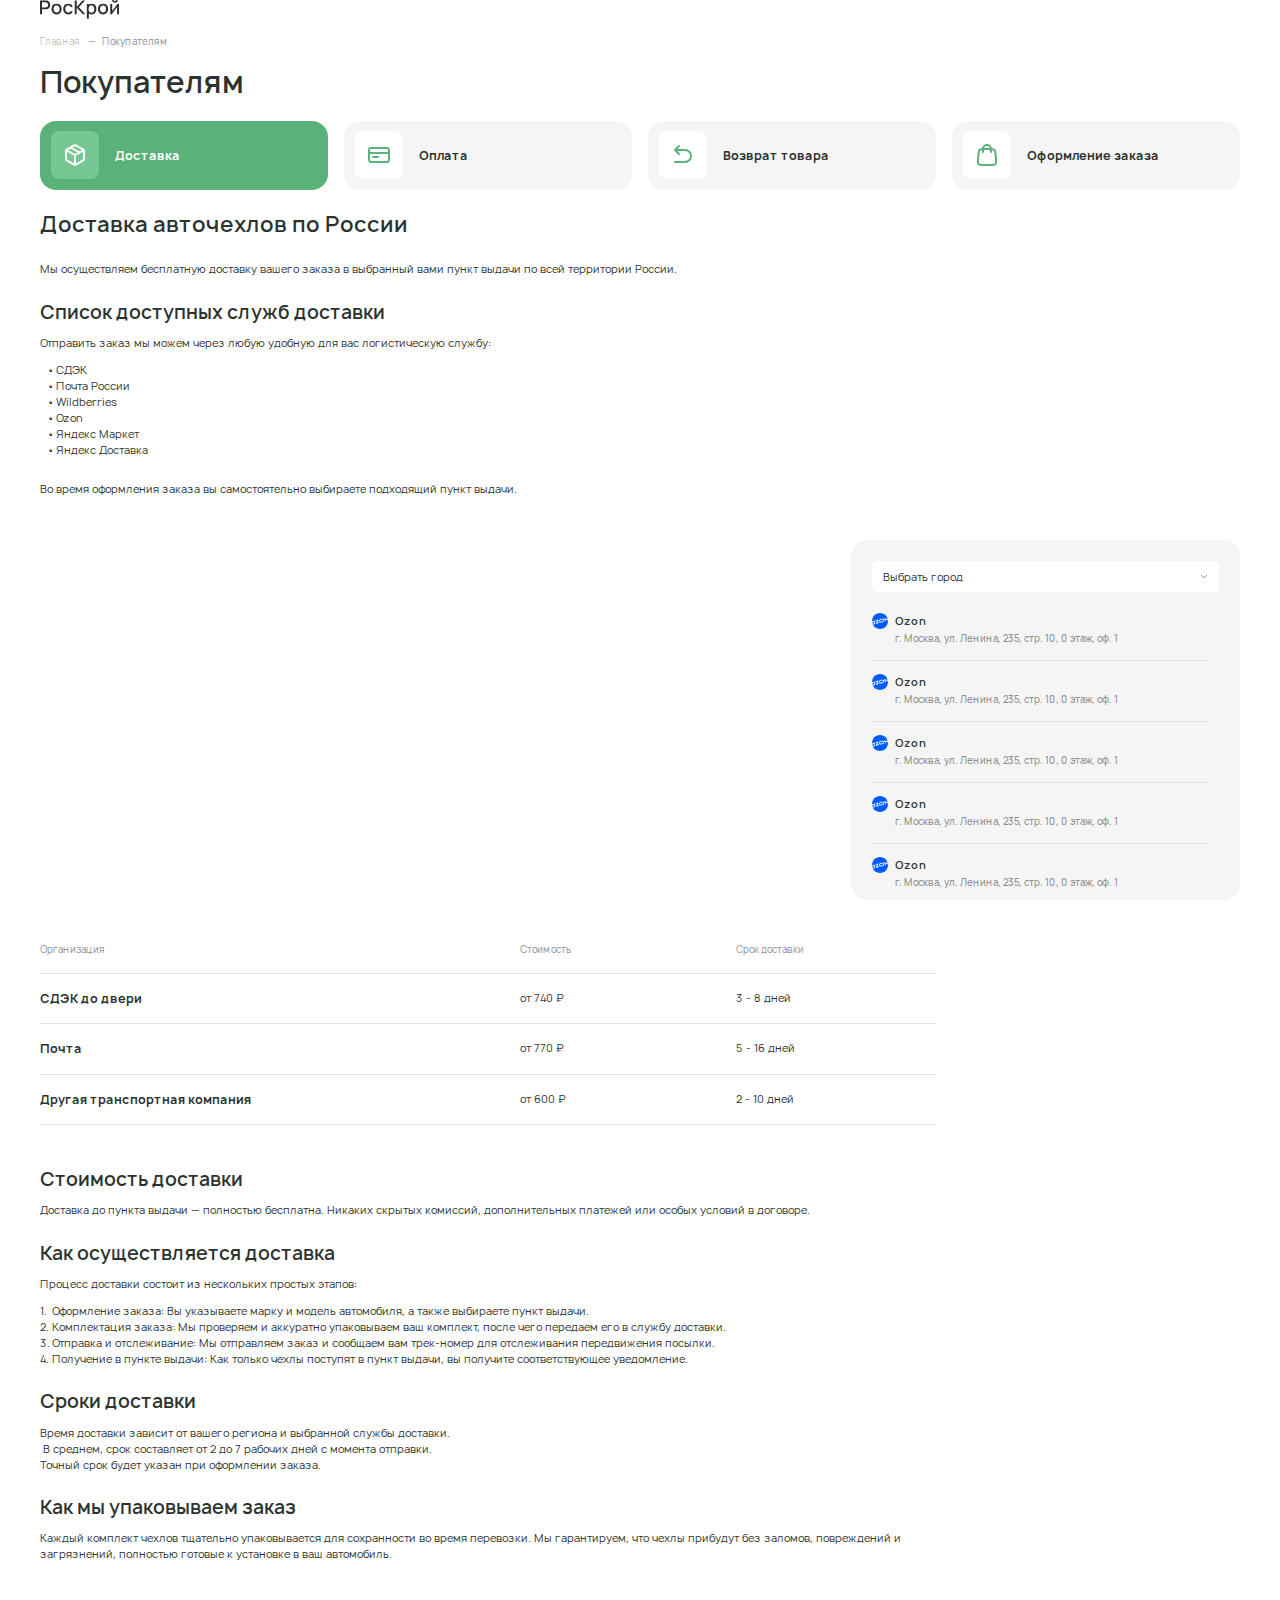
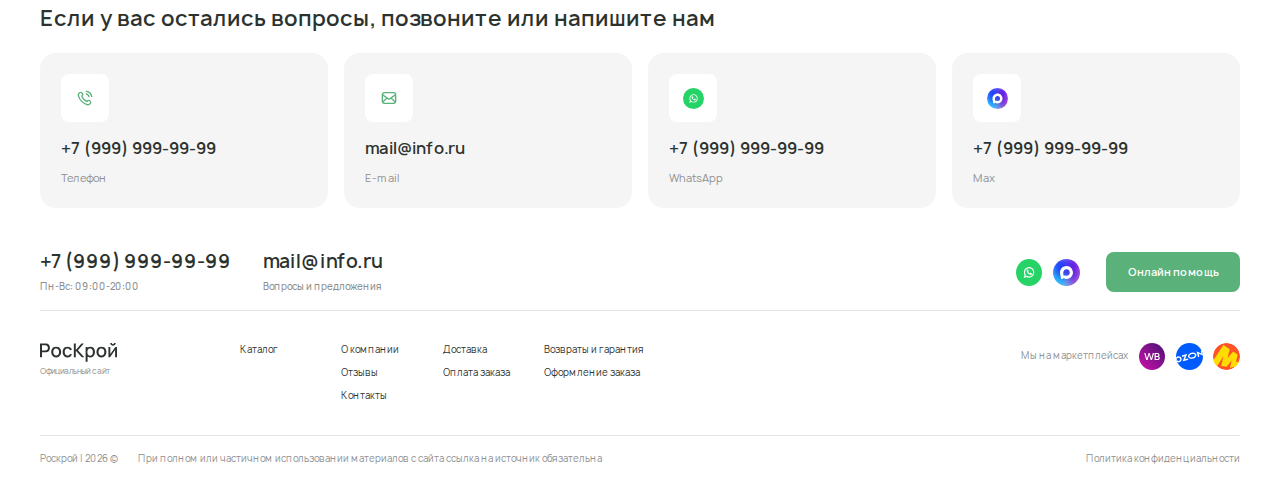
<file: delivery.html>
<!DOCTYPE html>
<html lang="ru">

<head>
    <meta charset="UTF-8">
    <meta name="viewport" content="width=device-width, initial-scale=1.0">
    <meta name="description" content="">
    <meta name="keywords" content="">
    <meta name="color-scheme" content="light only">
    <link rel="stylesheet" href="css/fancybox.css">
    <link rel="stylesheet" href="css/swiper-bundle.min.css">
    <link rel="stylesheet" href="css/nice-select.css">
    <link rel="stylesheet" href="css/style.min.css">
    <link rel="icon" href="img/favicon.svg" type="image/svg+xml">
    <title>Покупателям</title>
</head>


<body class="m-page">
    <div class="wrapper">
        <header class="header">
            <div class="container">
                <div class="header__inner">
                    <a href="" class="header__logo">
                        <img src="img/logo.svg" alt="">
                    </a>

                    <div class="menu">
                        <nav class="nav">
                            <a href="" class="nav__link"></a>
                        </nav>
                    </div>
                </div>
            </div>

        </header>
        <main class="content">

            <div class="info m-section _first">
                <div class="container">
                    <div class="breadcrumbs">
                        <ul>
                            <li><a href="">Главная</a></li>
                            <li><span>Покупателям</span></li>
                        </ul>
                    </div>
                    <h1 class="h1">
                        Покупателям
                    </h1>

                    <div class="info-nav _mt32 _mt24-mob">
                        <div class="info-nav__show">
                            <div class="info-nav__item">
                                <span class="m-icon"></span>
                                <span class="body-l"></span>
                                <div class="info-nav__arrow">
                                    <img src="img/select-arrow.svg" alt="">
                                </div>
                            </div>
                        </div>
                        <div class="info-nav__hidden grid4 grid-tablet2 grid-mob-small">
                            <a href="" class="info-nav__item _active">
                                <span class="m-icon">
                <svg xmlns="http://www.w3.org/2000/svg" width="24" height="24" viewBox="0 0 24 24" fill="none">
                  <path d="M20.5 7.27774L12 12M12 12L3.49997 7.27774M12 12L12 21.5M21 16.0585V7.94144C21 7.5988 21 7.42747 20.9495 7.27468C20.9049 7.1395 20.8318 7.01542 20.7354 6.91073C20.6263 6.79239 20.4766 6.70919 20.177 6.54279L12.777 2.43168C12.4934 2.27412 12.3516 2.19534 12.2015 2.16445C12.0685 2.13712 11.9315 2.13712 11.7986 2.16445C11.6484 2.19534 11.5066 2.27412 11.223 2.43168L3.82297 6.54279C3.52345 6.70919 3.37369 6.79239 3.26463 6.91073C3.16816 7.01542 3.09515 7.1395 3.05048 7.27468C3 7.42748 3 7.5988 3 7.94144V16.0585C3 16.4012 3 16.5725 3.05048 16.7253C3.09515 16.8605 3.16816 16.9846 3.26463 17.0893C3.37369 17.2076 3.52345 17.2908 3.82297 17.4572L11.223 21.5683C11.5066 21.7259 11.6484 21.8046 11.7986 21.8355C11.9315 21.8629 12.0685 21.8629 12.2015 21.8355C12.3516 21.8046 12.4934 21.7259 12.777 21.5683L20.177 17.4572C20.4766 17.2908 20.6263 17.2076 20.7354 17.0893C20.8318 16.9846 20.9049 16.8605 20.9495 16.7253C21 16.5725 21 16.4012 21 16.0585Z" stroke="#5AB179" stroke-width="2" stroke-linecap="round" stroke-linejoin="round"/>
                  <path d="M16.5 9.5L7.5 4.5" stroke="#5AB179" stroke-width="2" stroke-linecap="round" stroke-linejoin="round"/>
                </svg>
            </span>
                                <span class="body-l">Доставка</span>
                            </a>
                            <a href="" class="info-nav__item ">
                                <span class="m-icon">
                <svg xmlns="http://www.w3.org/2000/svg" width="24" height="24" viewBox="0 0 24 24" fill="none">
                  <path d="M22 10H2M11 14H6M2 8.2L2 15.8C2 16.9201 2 17.4802 2.21799 17.908C2.40973 18.2843 2.71569 18.5903 3.09202 18.782C3.51984 19 4.07989 19 5.2 19L18.8 19C19.9201 19 20.4802 19 20.908 18.782C21.2843 18.5903 21.5903 18.2843 21.782 17.908C22 17.4802 22 16.9201 22 15.8V8.2C22 7.0799 22 6.51984 21.782 6.09202C21.5903 5.7157 21.2843 5.40974 20.908 5.21799C20.4802 5 19.9201 5 18.8 5L5.2 5C4.0799 5 3.51984 5 3.09202 5.21799C2.7157 5.40973 2.40973 5.71569 2.21799 6.09202C2 6.51984 2 7.07989 2 8.2Z" stroke="#5AB179" stroke-width="2" stroke-linecap="round" stroke-linejoin="round"/>
                </svg>
            </span>
                                <span class="body-l">Оплата</span>
                            </a>
                            <a href="" class="info-nav__item ">
                                <span class="m-icon">
                <svg xmlns="http://www.w3.org/2000/svg" width="24" height="24" viewBox="0 0 24 24" fill="none">
                  <path d="M4 7H14C17.3137 7 20 9.68629 20 13C20 16.3137 17.3137 19 14 19H4M4 7L8 3M4 7L8 11" stroke="#5AB179" stroke-width="2" stroke-linecap="round" stroke-linejoin="round"/>
                </svg>
            </span>
                                <span class="body-l">Возврат товара</span>
                            </a>
                            <a href="" class="info-nav__item ">
                                <span class="m-icon">
                <svg xmlns="http://www.w3.org/2000/svg" width="24" height="24" viewBox="0 0 24 24" fill="none">
                  <path d="M16.0004 9V6C16.0004 3.79086 14.2095 2 12.0004 2C9.79123 2 8.00037 3.79086 8.00037 6V9M3.59237 10.352L2.99237 16.752C2.82178 18.5717 2.73648 19.4815 3.03842 20.1843C3.30367 20.8016 3.76849 21.3121 4.35839 21.6338C5.0299 22 5.94374 22 7.77142 22H16.2293C18.057 22 18.9708 22 19.6423 21.6338C20.2322 21.3121 20.6971 20.8016 20.9623 20.1843C21.2643 19.4815 21.179 18.5717 21.0084 16.752L20.4084 10.352C20.2643 8.81535 20.1923 8.04704 19.8467 7.46616C19.5424 6.95458 19.0927 6.54511 18.555 6.28984C17.9444 6 17.1727 6 15.6293 6L8.37142 6C6.82806 6 6.05638 6 5.44579 6.28984C4.90803 6.54511 4.45838 6.95458 4.15403 7.46616C3.80846 8.04704 3.73643 8.81534 3.59237 10.352Z" stroke="#5AB179" stroke-width="2" stroke-linecap="round" stroke-linejoin="round"/>
                </svg>
            </span>
                                <span class="body-l">Оформление заказа</span>
                            </a>
                        </div>
                    </div>

                    <div class="_max-w84 _mt32 _mt24-mob">
                        <div class="text">
                            <h2>
                                Доставка авточехлов по России
                            </h2>
                            <hr>
                            <p>
                                Мы осуществляем бесплатную доставку вашего заказа в выбранный вами пункт выдачи по всей территории России.
                            </p>
                            <hr>
                            <h3>Список доступных служб доставки</h3>
                            <p>
                                Отправить заказ мы можем через любую удобную для вас логистическую службу:
                            </p>
                            <ul>
                                <li>СДЭК</li>
                                <li>Почта России</li>
                                <li>Wildberries</li>
                                <li>Ozon</li>
                                <li>Яндекс Маркет</li>
                                <li>Яндекс Доставка</li>
                            </ul>
                            <hr>
                            <p>Во время оформления заказа вы самостоятельно выбираете подходящий пункт выдачи.</p>
                        </div>
                    </div>
                </div>
            </div>

            <div class="m-section">
                <div class="pick-up-info">
                    <div class="container">
                        <div class="pick-up-info__grid">
                            <div class="pick-up-info__col">
                                <div class="map">
                                    <script type="text/javascript" charset="utf-8" async src="https://api-maps.yandex.ru/services/constructor/1.0/js/?um=constructor%3A7859c454a3176a8fbccd505cb5822f8a47894891fb614c7c5977a63f046728b5&amp;width=100%&amp;height=100%&amp;lang=ru_RU&amp;scroll=true"></script>
                                </div>

                            </div>
                            <div class="pick-up-info__col2">
                                <div class="pick-up-points">
                                    <div class="fg">
                                        <select>
                                            <option hidden selected disabled>Выбрать город</option>
                                            <option>Город 1</option>
                                            <option>Город 2</option>
                                            <option>Город 3</option>
                                        </select>
                                    </div>
                                    <div class="pick-up-points__items">
                                        <div class="point-item">
                                            <img src="img/ozon.svg" alt="">
                                            <div class="point-item__content">
                                                <div class="h6">
                                                    Ozon
                                                </div>
                                                <div class="_mt4">
                                                    <div class="body-s medium-text gray-text">
                                                        г. Москва, ул. Ленина, 235, стр. 10, 0 этаж, оф. 1
                                                    </div>
                                                </div>
                                            </div>
                                        </div>

                                        <div class="point-item">
                                            <img src="img/ozon.svg" alt="">
                                            <div class="point-item__content">
                                                <div class="h6">
                                                    Ozon
                                                </div>
                                                <div class="_mt4">
                                                    <div class="body-s medium-text gray-text">
                                                        г. Москва, ул. Ленина, 235, стр. 10, 0 этаж, оф. 1
                                                    </div>
                                                </div>
                                            </div>
                                        </div>

                                        <div class="point-item">
                                            <img src="img/ozon.svg" alt="">
                                            <div class="point-item__content">
                                                <div class="h6">
                                                    Ozon
                                                </div>
                                                <div class="_mt4">
                                                    <div class="body-s medium-text gray-text">
                                                        г. Москва, ул. Ленина, 235, стр. 10, 0 этаж, оф. 1
                                                    </div>
                                                </div>
                                            </div>
                                        </div>

                                        <div class="point-item">
                                            <img src="img/ozon.svg" alt="">
                                            <div class="point-item__content">
                                                <div class="h6">
                                                    Ozon
                                                </div>
                                                <div class="_mt4">
                                                    <div class="body-s medium-text gray-text">
                                                        г. Москва, ул. Ленина, 235, стр. 10, 0 этаж, оф. 1
                                                    </div>
                                                </div>
                                            </div>
                                        </div>

                                        <div class="point-item">
                                            <img src="img/ozon.svg" alt="">
                                            <div class="point-item__content">
                                                <div class="h6">
                                                    Ozon
                                                </div>
                                                <div class="_mt4">
                                                    <div class="body-s medium-text gray-text">
                                                        г. Москва, ул. Ленина, 235, стр. 10, 0 этаж, оф. 1
                                                    </div>
                                                </div>
                                            </div>
                                        </div>

                                        <div class="point-item">
                                            <img src="img/ozon.svg" alt="">
                                            <div class="point-item__content">
                                                <div class="h6">
                                                    Ozon
                                                </div>
                                                <div class="_mt4">
                                                    <div class="body-s medium-text gray-text">
                                                        г. Москва, ул. Ленина, 235, стр. 10, 0 этаж, оф. 1
                                                    </div>
                                                </div>
                                            </div>
                                        </div>

                                        <div class="point-item">
                                            <img src="img/ozon.svg" alt="">
                                            <div class="point-item__content">
                                                <div class="h6">
                                                    Ozon
                                                </div>
                                                <div class="_mt4">
                                                    <div class="body-s medium-text gray-text">
                                                        г. Москва, ул. Ленина, 235, стр. 10, 0 этаж, оф. 1
                                                    </div>
                                                </div>
                                            </div>
                                        </div>

                                        <div class="point-item">
                                            <img src="img/ozon.svg" alt="">
                                            <div class="point-item__content">
                                                <div class="h6">
                                                    Ozon
                                                </div>
                                                <div class="_mt4">
                                                    <div class="body-s medium-text gray-text">
                                                        г. Москва, ул. Ленина, 235, стр. 10, 0 этаж, оф. 1
                                                    </div>
                                                </div>
                                            </div>
                                        </div>

                                        <div class="point-item">
                                            <img src="img/ozon.svg" alt="">
                                            <div class="point-item__content">
                                                <div class="h6">
                                                    Ozon
                                                </div>
                                                <div class="_mt4">
                                                    <div class="body-s medium-text gray-text">
                                                        г. Москва, ул. Ленина, 235, стр. 10, 0 этаж, оф. 1
                                                    </div>
                                                </div>
                                            </div>
                                        </div>

                                    </div>
                                </div>
                            </div>
                        </div>
                    </div>
                </div>

            </div>

            <div class="m-section">
                <div class="container">
                    <div class="delivery-table _max-w84">
                        <div class="delivery-table__head">
                            <div class="delivery-table__head-col">
                                <div class="body-s gray-text">Организация</div>
                            </div>
                            <div class="delivery-table__head-col">
                                <div class="body-s gray-text">Стоимость</div>
                            </div>
                            <div class="delivery-table__head-col">
                                <div class="body-s gray-text">Срок доставки</div>
                            </div>
                        </div>
                        <div class="delivery-table__rows">
                            <div class="delivery-item delivery-table__row">
                                <div class="delivery-item__show">
                                    <div class="h5">
                                        СДЭК до двери
                                    </div>
                                    <button class="delivery-item__btn">
                                        <svg xmlns="http://www.w3.org/2000/svg" width="12" height="12" viewBox="0 0 12 12" fill="none">
                                            <path d="M3 4.5L6 7.5L9 4.5" stroke="#8D8F91" stroke-width="2" stroke-linecap="round" stroke-linejoin="round" />
                                        </svg>
                                    </button>
                                </div>
                                <div class="delivery-item__hidden">
                                    <div class="delivery-item__props grid2">
                                        <div class="delivery-item__prop">
                                            <div class="delivery-item__prop-title body-m semi-bold-text">Стоимость</div>
                                            <div class="body-m">от 740 ₽</div>
                                        </div>
                                        <div class="delivery-item__prop">
                                            <div class="delivery-item__prop-title body-m semi-bold-text">Срок доставки</div>
                                            <div class="body-m">3 - 8 дней</div>
                                        </div>
                                    </div>
                                </div>
                            </div>

                            <div class="delivery-item delivery-table__row">
                                <div class="delivery-item__show">
                                    <div class="h5">
                                        Почта
                                    </div>
                                    <button class="delivery-item__btn">
                                        <svg xmlns="http://www.w3.org/2000/svg" width="12" height="12" viewBox="0 0 12 12" fill="none">
                                            <path d="M3 4.5L6 7.5L9 4.5" stroke="#8D8F91" stroke-width="2" stroke-linecap="round" stroke-linejoin="round" />
                                        </svg>
                                    </button>
                                </div>
                                <div class="delivery-item__hidden">
                                    <div class="delivery-item__props grid2">
                                        <div class="delivery-item__prop">
                                            <div class="delivery-item__prop-title body-m semi-bold-text">Стоимость</div>
                                            <div class="body-m">от 770 ₽</div>
                                        </div>
                                        <div class="delivery-item__prop">
                                            <div class="delivery-item__prop-title body-m semi-bold-text">Срок доставки</div>
                                            <div class="body-m">5 - 16 дней</div>
                                        </div>
                                    </div>
                                </div>
                            </div>

                            <div class="delivery-item delivery-table__row">
                                <div class="delivery-item__show">
                                    <div class="h5">
                                        Другая транспортная компания
                                    </div>
                                    <button class="delivery-item__btn">
                                        <svg xmlns="http://www.w3.org/2000/svg" width="12" height="12" viewBox="0 0 12 12" fill="none">
                                            <path d="M3 4.5L6 7.5L9 4.5" stroke="#8D8F91" stroke-width="2" stroke-linecap="round" stroke-linejoin="round" />
                                        </svg>
                                    </button>
                                </div>
                                <div class="delivery-item__hidden">
                                    <div class="delivery-item__props grid2">
                                        <div class="delivery-item__prop">
                                            <div class="delivery-item__prop-title body-m semi-bold-text">Стоимость</div>
                                            <div class="body-m">от 600 ₽</div>
                                        </div>
                                        <div class="delivery-item__prop">
                                            <div class="delivery-item__prop-title body-m semi-bold-text">Срок доставки</div>
                                            <div class="body-m">2 - 10 дней</div>
                                        </div>
                                    </div>
                                </div>
                            </div>

                        </div>
                    </div>
                </div>
            </div>

            <div class="m-section">
                <div class="container">
                    <div class="_max-w84">
                        <div class="text">
                            <h3>Стоимость доставки</h3>
                            <p>Доставка до пункта выдачи — полностью бесплатна. Никаких скрытых комиссий, дополнительных платежей или особых условий в договоре.</p>

                            <hr>

                            <h3>Как осуществляется доставка</h3>
                            <p>Процесс доставки состоит из нескольких простых этапов:</p>
                            <ol>
                                <li>Оформление заказа: Вы указываете марку и модель автомобиля, а также выбираете пункт выдачи.</li>
                                <li>Комплектация заказа: Мы проверяем и аккуратно упаковываем ваш комплект, после чего передаем его в службу доставки.</li>
                                <li>Отправка и отслеживание: Мы отправляем заказ и сообщаем вам трек-номер для отслеживания передвижения посылки.</li>
                                <li>Получение в пункте выдачи: Как только чехлы поступят в пункт выдачи, вы получите соответствующее уведомление.</li>
                            </ol>

                            <hr>

                            <h3>Сроки доставки</h3>
                            <p>
                                Время доставки зависит от вашего региона и выбранной службы доставки. <br>
                                 В среднем, срок составляет от 2 до 7 рабочих дней с момента отправки.  <br>
                                Точный срок будет указан при оформлении заказа.
                            </p>

                            <hr>

                            <h3>Как мы упаковываем заказ</h3>
                            <p>Каждый комплект чехлов тщательно упаковывается для сохранности во время перевозки. Мы гарантируем, что чехлы прибудут без заломов, повреждений и загрязнений, полностью готовые к установке в ваш автомобиль.</p>
                        </div>
                    </div>
                </div>
            </div>

            <div class="contact-us m-section">
                <div class="container">
                    <div class="h2">
                        Если у вас остались вопросы, позвоните или напишите нам
                    </div>
                    <div class="_mt32 _mt24-mob">
                        <div class="contact-items grid4 grid-tablet2 grid-mob-small">
                            <div class="contact-card m-card">
                                <div class="m-icon">
                                    <img src="img/contact-icon.svg" alt="">
                                </div>
                                <div class="_mt24">
                                    <div class="h4">
                                        <a href="">+7 (999) 999-99-99</a>
                                    </div>
                                    <div class="_mt16">
                                        <div class="body-m gray-text">
                                            Телефон
                                        </div>
                                    </div>
                                </div>
                            </div>
                            <div class="contact-card m-card">
                                <div class="m-icon">
                                    <img src="img/contact-icon2.svg" alt="">
                                </div>
                                <div class="_mt24">
                                    <div class="h4">
                                        <a href="">mail@info.ru</a>
                                    </div>
                                    <div class="_mt16">
                                        <div class="body-m gray-text">
                                            E-mail
                                        </div>
                                    </div>
                                </div>
                            </div>
                            <div class="contact-card m-card">
                                <div class="m-icon _big">
                                    <img src="img/contact-icon3.svg" alt="">
                                </div>
                                <div class="_mt24">
                                    <div class="h4">
                                        <a href="">+7 (999) 999-99-99</a>
                                    </div>
                                    <div class="_mt16">
                                        <div class="body-m gray-text">
                                            WhatsApp
                                        </div>
                                    </div>
                                </div>
                            </div>
                            <div class="contact-card m-card">
                                <div class="m-icon _big">
                                    <img src="img/contact-icon4.svg" alt="">
                                </div>
                                <div class="_mt24">
                                    <div class="h4">
                                        <a href="">+7 (999) 999-99-99</a>
                                    </div>
                                    <div class="_mt16">
                                        <div class="body-m gray-text">
                                            Max
                                        </div>
                                    </div>
                                </div>
                            </div>
                        </div>

                    </div>
                </div>

            </div>

        </main>
        <footer class="footer">
            <div class="container">
                <div class="footer__inner">
                    <div class="footer__top _flex-between">
                        <div class="footer-contacts">
                            <div class="footer-contacts__item">
                                <div class="h3">
                                    <a href="tel:+79999999999">+7 (999) 999-99-99</a>
                                </div>
                                <div class="_mt8">
                                    <div class="body-s medium-text gray-text">
                                        Пн-Вс: 09:00-20:00
                                    </div>
                                </div>
                            </div>
                            <div class="footer-contacts__item">
                                <div class="h3">
                                    <a href="mailto:mail@info.ru">mail@info.ru</a>
                                </div>
                                <div class="_mt8">
                                    <div class="body-s medium-text gray-text">
                                        Вопросы и предложения
                                    </div>
                                </div>
                            </div>
                        </div>
                        <div class="footer-contacts2 _flex">
                            <div class="socials">
                                <a href="" class="socials__item">
                                    <img src="img/whatsapp.svg" alt="">
                                </a>
                                <a href="" class="socials__item">
                                    <img src="img/max.svg" alt="">
                                </a>
                            </div>

                            <button class="footer-contacts2__btn m-btn m-btn-green">
                                <span>Онлайн помощь</span>
                            </button>
                        </div>
                    </div>
                    <div class="footer__middle">
                        <div class="footer__middle-col">
                            <a href="" class="footer__logo">
                                <img src="img/logo.svg" alt="">
                            </a>
                            <div class="_mt4">
                                <div class="body-xs gray-text">
                                    Официальный сайт
                                </div>
                            </div>
                        </div>
                        <div class="footer__middle-col2">
                            <div class="footer-nav">
                                <ul>
                                    <li><a href="">Каталог</a></li>
                                </ul>
                                <ul>
                                    <li><a href="">О компании</a></li>
                                    <li><a href="">Отзывы</a></li>
                                    <li><a href="">Контакты</a></li>
                                </ul>
                                <ul>
                                    <li><a href="">Доставка</a></li>
                                    <li><a href="">Оплата заказа</a></li>
                                </ul>
                                <ul>
                                    <li><a href="">Возвраты и гарантия</a></li>
                                    <li><a href="">Оформление заказа</a></li>
                                </ul>
                            </div>
                        </div>
                        <div class="footer__middle-col3">
                            <div class="footer-socials _flex">
                                <div class="body-s gray-text">
                                    Мы на маркетплейсах
                                </div>
                                <div class="socials">
                                    <a href="" class="socials__item">
                                        <img src="img/wb.svg" alt="">
                                    </a>
                                    <a href="" class="socials__item">
                                        <img src="img/ozon.svg" alt="">
                                    </a>
                                    <a href="" class="socials__item">
                                        <img src="img/ym.svg" alt="">
                                    </a>
                                </div>

                            </div>
                        </div>
                    </div>
                    <div class="footer__bottom _flex">
                        <div class="body-s gray-text">Роскрой | 2026 ©</div>
                        <div class="body-s gray-text">При полном или частичном использовании материалов с сайта ссылка на источник обязательна</div>
                        <div class="footer__link body-s gray-text">
                            <a href="">Политика конфиденциальности</a>
                        </div>
                    </div>
                </div>
            </div>

        </footer>
    </div>

    <script src="js/jquery.min.js"></script>
    <script src="js/fancybox.umd.js"></script>
    <script src="js/jquery.maskedinput.min.js"></script>
    <script src="js/swiper-bundle.min.js"></script>
    <script src="js/jquery.nice-select.min.js"></script>
    <script src="js/main.min.js"></script>

</body>

</html>
</file>
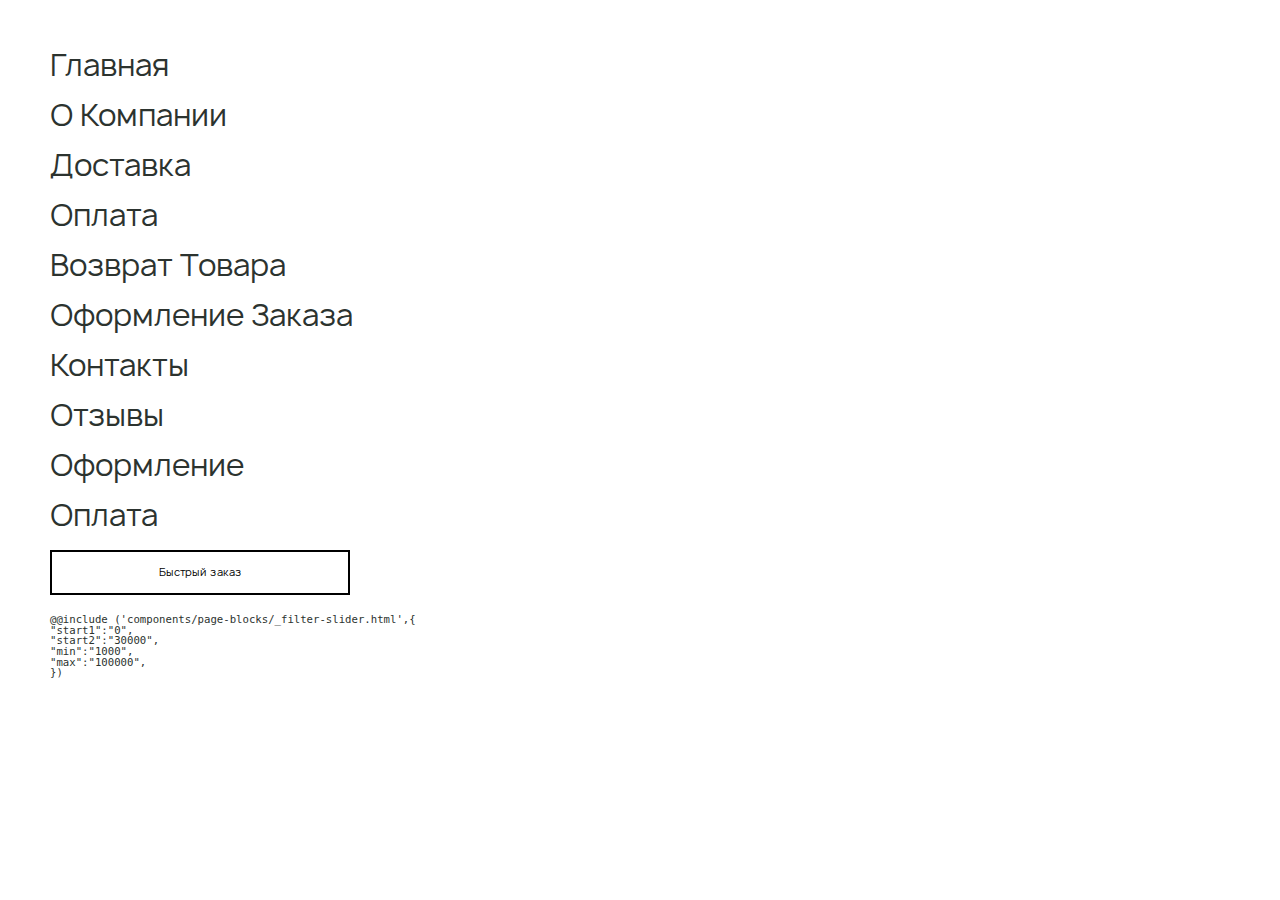
<file: nav.html>
<!DOCTYPE html>
<html lang="ru">

<head>
    <meta charset="UTF-8">
    <meta name="viewport" content="width=device-width, initial-scale=1.0">
    <meta name="description" content="">
    <meta name="keywords" content="">
    <meta name="color-scheme" content="light only">
    <link rel="stylesheet" href="css/fancybox.css">
    <link rel="stylesheet" href="css/swiper-bundle.min.css">
    <link rel="stylesheet" href="css/nice-select.css">
    <link rel="stylesheet" href="css/style.min.css">
    <link rel="icon" href="img/favicon.svg" type="image/svg+xml">
    <title>Главная</title>
</head>



<style>
    .wrapper a {
        font-size: 30px;
        text-transform: capitalize;
    }

    .wrapper button {
        margin-bottom: 25px;
        width: 300px;
        height: 45px;
    }
</style>

<body class="m-page">

    <div class="wrapper" style="padding: 50px;">
        <a href="index.html" style="display: block; margin-bottom: 20px;">
            Главная
        </a>
        <a href="about.html" style="display: block; margin-bottom: 20px;">
            О компании
        </a>
        <a href="delivery.html" style="display: block; margin-bottom: 20px;">
            Доставка
        </a>
        <a href="payment.html" style="display: block; margin-bottom: 20px;">
            Оплата
        </a>
        <a href="return.html" style="display: block; margin-bottom: 20px;">
            Возврат товара
        </a>
        <a href="order-guide.html" style="display: block; margin-bottom: 20px;">
            Оформление заказа
        </a>
        <a href="contacts.html" style="display: block; margin-bottom: 20px;">
            Контакты
        </a>
        <a href="reviews.html" style="display: block; margin-bottom: 20px;">
            Отзывы
        </a>
        <a href="order.html" style="display: block; margin-bottom: 20px;">
            Оформление
        </a>
        <a href="order2.html" style="display: block; margin-bottom: 20px;">
            Оплата
        </a>





        <button style="border: 2px solid #000;margin-bottom: 20px;" data-bs-toggle="modal" data-bs-target="#quickOrder">
            Быстрый заказ
        </button>


        <code>

            @@include
            ('components/page-blocks/_filter-slider.html',{ <br>
            "start1":"0", <br>
            "start2":"30000", <br>
            "min":"1000", <br>
            "max":"100000", <br>
            })

        </code>
    </div>







    <div class="modal" id="Modal">
        <div class="modal__bg modal-bg _close-modal"></div>
        <div class="modal__dialog">
            <div class="modal__top">
                <div class="text32 medium-text">
                    Title
                </div>
                <button class="close-btn _close-modal">
                    <img src="img/close.svg" alt="">
                </button>
            </div>
        </div>
    </div>

    <!--  -->
    <script src="js/jquery.min.js"></script>
    <script src="js/fancybox.umd.js"></script>
    <script src="js/jquery.maskedinput.min.js"></script>
    <script src="js/swiper-bundle.min.js"></script>
    <script src="js/jquery.nice-select.min.js"></script>
    <script src="js/main.min.js"></script>

</body>

</html>
</file>
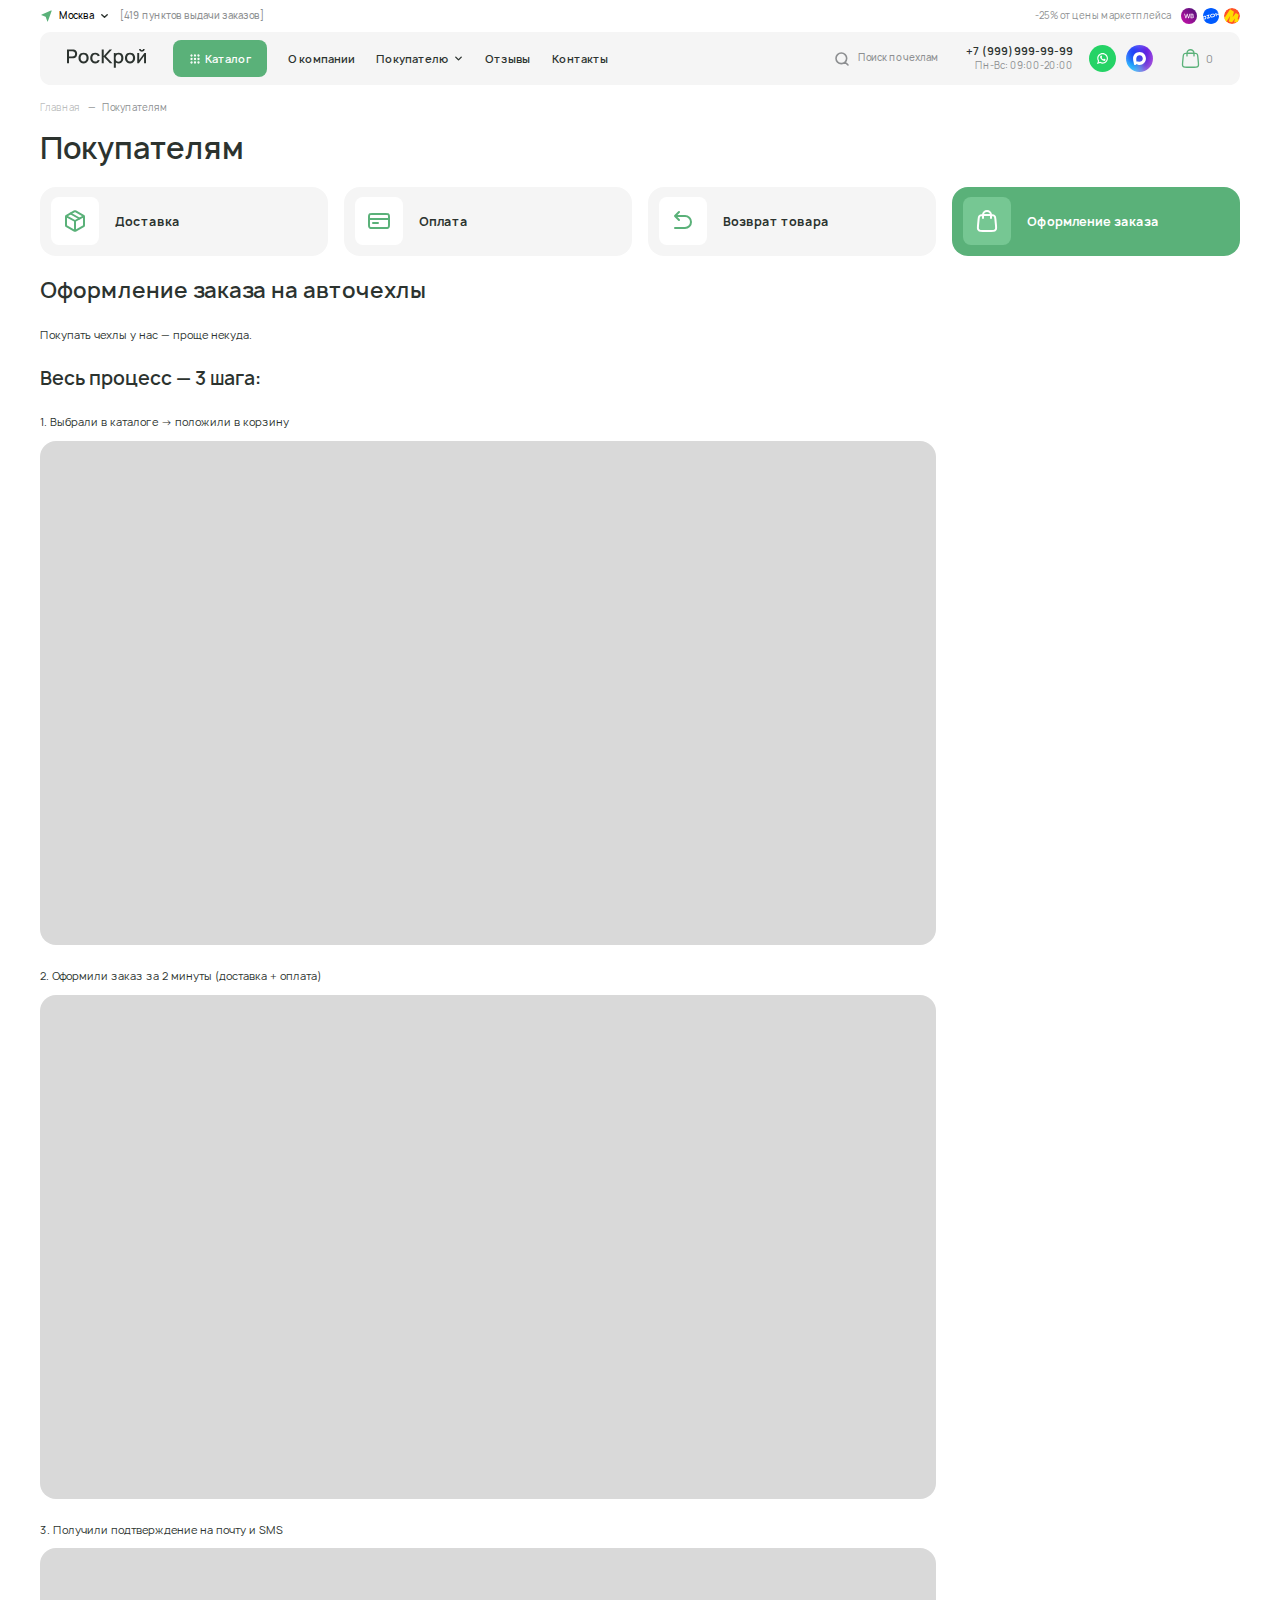
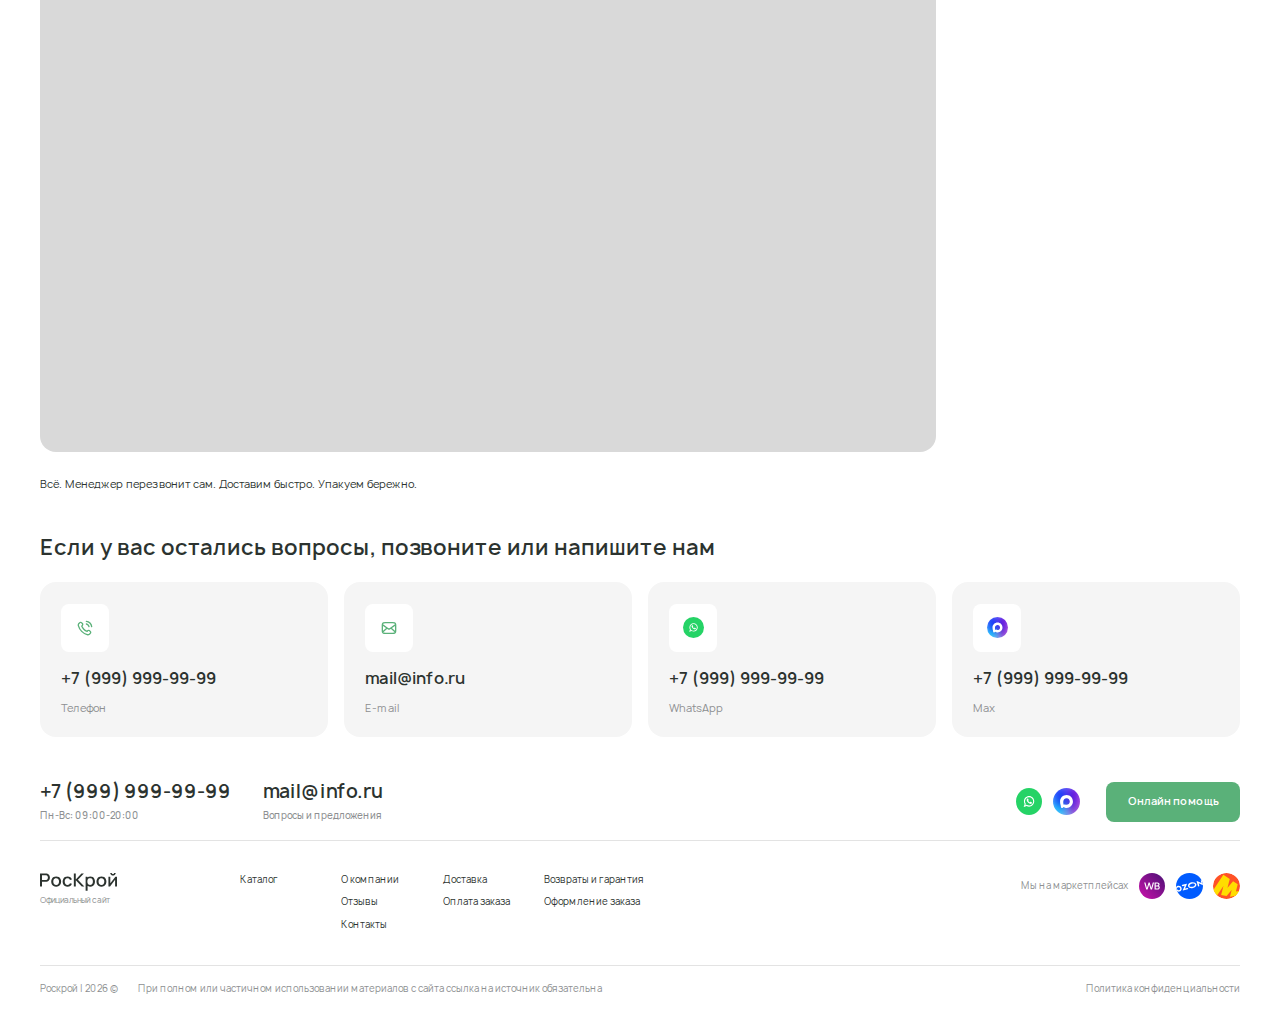
<file: order-guide.html>
<!DOCTYPE html>
<html lang="ru">

<head>
    <meta charset="UTF-8">
    <meta name="viewport" content="width=device-width, initial-scale=1.0">
    <meta name="description" content="">
    <meta name="keywords" content="">
    <meta name="color-scheme" content="light only">
    <link rel="stylesheet" href="css/fancybox.css">
    <link rel="stylesheet" href="css/swiper-bundle.min.css">
    <link rel="stylesheet" href="css/nice-select.css">
    <link rel="stylesheet" href="css/nouislider.min.css">
    <link rel="stylesheet" href="css/style.min.css">
    <link rel="icon" href="img/favicon.svg" type="image/svg+xml">
    <title>Покупателям</title>
</head>


<body class="m-page">
    <div class="wrapper">
        <header class="header">
            <div class="container">
                <div class="header-top _flex-between">
                    <div class="header-city _flex">
                        <button data-modal="cityModal" class="header-city__btn _flex">
                            <img src="img/mark.svg" alt="" class="header-city__mark">
                            <span class="body-s medium-text">Москва</span>
                            <img src="img/arrow.svg" alt="" class="header-city__arrow">
                        </button>
                        <div class="body-s gray-text medium-text">
                            [419 пунктов выдачи заказов]
                        </div>
                    </div>
                    <div class="header-shops _flex">
                        <div class="body-s gray-text">-25% от цены маркетплейса</div>
                        <div class="socials">
                            <a href="" class="socials__item">
                                <img src="img/wb.svg" alt="">
                            </a>
                            <a href="" class="socials__item">
                                <img src="img/ozon.svg" alt="">
                            </a>
                            <a href="" class="socials__item">
                                <img src="img/ym.svg" alt="">
                            </a>
                        </div>

                    </div>
                </div>

                <div class="header-bottom _flex-between">
                    <div class="_flex">
                        <button class="burger _toggle-menu">
                            <img src="img/burger.svg" alt="">
                        </button>
                        <a href="" class="header__logo">
                            <img src="img/logo.svg" alt="">
                        </a>
                        <button class="_toggle-catalog catalog-btn m-btn-green">
                            <span class="catalog-btn__img">
                    <img src="img/burger2.svg" alt="" class="_view1">
                    <img src="img/burger3.svg" alt="" class="_view2">
                </span>
                            <span class="body-m">Каталог</span>
                        </button>
                        <div class="menu">
                            <div class="menu__top">
                                <a href="" class="header__logo">
                                    <img src="img/logo.svg" alt="">
                                </a>
                                <button class="menu__close _toggle-menu">
                                    <img src="img/close.svg" alt="">
                                </button>
                            </div>
                            <div class="menu__scroll">
                                <nav class="nav">
                                    <a href="" class="nav__link">
                                        <span>О компании</span>
                                    </a>
                                    <div class="nav-item">
                                        <div class="nav-item__top">
                                            <span>Покупателю</span>
                                        </div>
                                        <div class="nav-item__bottom">
                                            <div class="nav-item__inner">
                                                <ul class="nav-item__list">
                                                    <li><a href="">Доставка</a></li>
                                                    <li><a href="">Самовывоз</a></li>
                                                    <li><a href="">Оплата заказа</a></li>
                                                    <li><a href="">Оформление заказа</a></li>
                                                    <li><a href="">Возврат и гарантия</a></li>
                                                    <li><a href="">Установка</a></li>
                                                </ul>
                                            </div>
                                        </div>
                                    </div>
                                    <a href="" class="nav__link">
                                        <span>Отзывы</span>
                                    </a>
                                    <a href="" class="nav__link">
                                        <span>Контакты</span>
                                    </a>
                                </nav>

                                <div class="menu-bottom">
                                    <div class="socials">
                                        <a href="" class="socials__item">
                                            <img src="img/whatsapp.svg" alt="">
                                        </a>
                                        <a href="" class="socials__item">
                                            <img src="img/max.svg" alt="">
                                        </a>
                                    </div>

                                    <div class="menu-bottom__content _flex">
                                        <div class="menu-bottom__info">
                                            <a href="tel:+79999999999" class="h3">
                                                +7 (999) 999-99-99
                                            </a>
                                            <div class="_mt4">
                                                <div class="body-s gray-text">
                                                    Пн-Вс: 09:00-20:00
                                                </div>
                                            </div>
                                        </div>
                                    </div>
                                </div>
                            </div>
                            <div class="menu__bg _toggle-menu"></div>
                        </div>
                    </div>
                    <div class="_flex">
                        <button class="header-bottom__search _flex">
                            <img src="img/search.svg" alt="">
                            <span class="body-s gray-text medium-text">Поиск по чехлам</span>
                        </button>
                        <div class="header-contacts _flex">
                            <div class="header-contacts__phone">
                                <a href="" class="header-contacts__phone-link">
                                    <img src="img/phone.svg" alt="">
                                    <span class="body-m semi-bold-text">+7 (999) 999-99-99</span>
                                </a>
                                <div class="body-s gray-text">
                                    Пн-Вс: 09:00-20:00
                                </div>
                            </div>
                            <div class="socials">
                                <a href="" class="socials__item">
                                    <img src="img/whatsapp.svg" alt="">
                                </a>
                                <a href="" class="socials__item">
                                    <img src="img/max.svg" alt="">
                                </a>
                            </div>

                        </div>
                        <div class="header-cart" data-modal="cartModal">
                            <img src="img/bag2.svg" alt="">
                            <span class="body-m gray-text">0</span>
                        </div>
                    </div>
                </div>
            </div>

            <div class="header-search">
                <div class="container">
                    <div class="header-search__top _flex">
                        <div class="header-search__field m-search">
                            <div class="fg">
                                <input type="text" placeholder="Поиск">
                            </div>
                            <img src="img/search.svg" alt="" class="m-search__img">
                            <button class="m-search__btn2 m-btn m-btn-green">
                                <img src="img/search2.svg" alt="">
                            </button>
                        </div>
                        <button class="header-search__close m-close _toggle-search">
                            <img src="img/close.svg" alt="">
                        </button>
                    </div>
                </div>
            </div>
            <div class="header-search__bg modal-bg _toggle-search"></div>

            <div class="header-catalog">
                <div class="container">
                    <div class="header-catalog__inner">
                        <div class="header-catalog__col">
                            <div class="h4">
                                Каталог
                            </div>
                            <div class="m-search _mt16">
                                <div class="fg fg-transparent">
                                    <input type="text" placeholder="Поиск марки">
                                </div>
                                <img src="img/search.svg" alt="">
                            </div>
                            <div class="header-catalog__items _mt24">
                                <div class="header-catalog__item" data-id="1">
                                    <img src="img/menu-icon2.webp" alt="">
                                    <span class="body-m">Audi</span>
                                </div>
                                <div class="header-catalog__item" data-id="2">
                                    <img src="img/menu-icon3.webp" alt="">
                                    <span class="body-m">BMW</span>
                                </div>
                                <div class="header-catalog__item" data-id="3">
                                    <img src="img/menu-icon4.webp" alt="">
                                    <span class="body-m">Brilliance</span>
                                </div>
                                <div class="header-catalog__item" data-id="4">
                                    <img src="img/menu-icon9.webp" alt="">
                                    <span class="body-m">BYD</span>
                                </div>
                                <div class="header-catalog__item" data-id="5">
                                    <img src="img/menu-icon5.webp" alt="">
                                    <span class="body-m">Chery</span>
                                </div>
                                <div class="header-catalog__item" data-id="6">
                                    <img src="img/menu-icon6.webp" alt="">
                                    <span class="body-m">Chevrolet</span>
                                </div>
                                <div class="header-catalog__item" data-id="7">
                                    <img src="img/menu-icon7.webp" alt="">
                                    <span class="body-m">Citroen</span>
                                </div>
                                <div class="header-catalog__item" data-id="8">
                                    <img src="img/menu-icon8.webp" alt="">
                                    <span class="body-m">Daewoo</span>
                                </div>
                                <div class="header-catalog__item" data-id="9">
                                    <img src="img/menu-icon3.webp" alt="">
                                    <span class="body-m">Brilliance</span>
                                </div>
                                <div class="header-catalog__item" data-id="10">
                                    <img src="img/menu-icon9.webp" alt="">
                                    <span class="body-m">BYD</span>
                                </div>
                                <div class="header-catalog__item" data-id="11">
                                    <img src="img/menu-icon4.webp" alt="">
                                    <span class="body-m">Chery</span>
                                </div>
                                <div class="header-catalog__item" data-id="12">
                                    <img src="img/menu-icon5.webp" alt="">
                                    <span class="body-m">Chevrolet</span>
                                </div>
                                <div class="header-catalog__item" data-id="13">
                                    <img src="img/menu-icon6.webp" alt="">
                                    <span class="body-m">Chevrolet</span>
                                </div>
                                <div class="header-catalog__item" data-id="14">
                                    <img src="img/menu-icon6.webp" alt="">
                                    <span class="body-m">Chevrolet</span>
                                </div>
                                <div class="header-catalog__item" data-id="15">
                                    <img src="img/menu-icon6.webp" alt="">
                                    <span class="body-m">Chevrolet</span>
                                </div>
                                <div class="header-catalog__item" data-id="16">
                                    <img src="img/menu-icon6.webp" alt="">
                                    <span class="body-m">Chevrolet</span>
                                </div>
                            </div>
                        </div>
                        <div class="header-catalog__col2">
                            <div class="submenu" data-id="1">
                                <div class="submenu__top _flex">
                                    <button class="submenu__back">
                                        <img src="img/back.svg" alt="">
                                    </button>
                                    <div class="h4">
                                        Audi
                                    </div>
                                </div>

                                <ul class="submenu__items grid3">
                                    <li><a href="">Auris</a></li>
                                    <li><a href="">Camry</a></li>
                                    <li><a href="">Land Cruiser Prado</a></li>
                                    <li><a href="">Avensis</a></li>
                                    <li><a href="">Fortuner</a></li>
                                    <li><a href="">C-HR</a></li>
                                    <li><a href="">Highlander</a></li>
                                    <li><a href="">Auris</a></li>
                                    <li><a href="">Camry</a></li>
                                    <li><a href="">Land Cruiser Prado</a></li>
                                    <li><a href="">Avensis</a></li>
                                    <li><a href="">Fortuner</a></li>
                                    <li><a href="">C-HR</a></li>
                                    <li><a href="">Highlander</a></li>
                                    <li><a href="">Auris</a></li>
                                    <li><a href="">Camry</a></li>
                                    <li><a href="">Land Cruiser Prado</a></li>
                                    <li><a href="">Avensis</a></li>
                                    <li><a href="">Fortuner</a></li>
                                    <li><a href="">C-HR</a></li>
                                </ul>


                            </div>
                            <div class="submenu" data-id="2">
                                <div class="submenu__top _flex">
                                    <button class="submenu__back">
                                        <img src="img/back.svg" alt="">
                                    </button>
                                    <div class="h4">
                                        BMW
                                    </div>
                                </div>

                                <ul class="submenu__items grid3">
                                    <li><a href="">Auris</a></li>
                                    <li><a href="">Camry</a></li>
                                    <li><a href="">Land Cruiser Prado</a></li>
                                    <li><a href="">Avensis</a></li>
                                    <li><a href="">Fortuner</a></li>
                                    <li><a href="">C-HR</a></li>
                                    <li><a href="">Highlander</a></li>
                                    <li><a href="">Auris</a></li>
                                    <li><a href="">Camry</a></li>
                                    <li><a href="">Land Cruiser Prado</a></li>
                                    <li><a href="">Avensis</a></li>
                                    <li><a href="">Fortuner</a></li>
                                    <li><a href="">C-HR</a></li>
                                    <li><a href="">Highlander</a></li>
                                    <li><a href="">Auris</a></li>
                                    <li><a href="">Camry</a></li>
                                    <li><a href="">Land Cruiser Prado</a></li>
                                    <li><a href="">Avensis</a></li>
                                    <li><a href="">Fortuner</a></li>
                                    <li><a href="">C-HR</a></li>
                                </ul>


                            </div>
                            <div class="submenu" data-id="3">
                                <div class="submenu__top _flex">
                                    <button class="submenu__back">
                                        <img src="img/back.svg" alt="">
                                    </button>
                                    <div class="h4">
                                        Brilliance
                                    </div>
                                </div>

                                <ul class="submenu__items grid3">
                                    <li><a href="">Auris</a></li>
                                    <li><a href="">Camry</a></li>
                                    <li><a href="">Land Cruiser Prado</a></li>
                                    <li><a href="">Avensis</a></li>
                                    <li><a href="">Fortuner</a></li>
                                    <li><a href="">C-HR</a></li>
                                    <li><a href="">Highlander</a></li>
                                    <li><a href="">Auris</a></li>
                                    <li><a href="">Camry</a></li>
                                    <li><a href="">Land Cruiser Prado</a></li>
                                    <li><a href="">Avensis</a></li>
                                    <li><a href="">Fortuner</a></li>
                                    <li><a href="">C-HR</a></li>
                                    <li><a href="">Highlander</a></li>
                                    <li><a href="">Auris</a></li>
                                    <li><a href="">Camry</a></li>
                                    <li><a href="">Land Cruiser Prado</a></li>
                                    <li><a href="">Avensis</a></li>
                                    <li><a href="">Fortuner</a></li>
                                    <li><a href="">C-HR</a></li>
                                </ul>


                            </div>
                            <div class="submenu" data-id="4">
                                <div class="submenu__top _flex">
                                    <button class="submenu__back">
                                        <img src="img/back.svg" alt="">
                                    </button>
                                    <div class="h4">
                                        BYD
                                    </div>
                                </div>

                                <ul class="submenu__items grid3">
                                    <li><a href="">Auris</a></li>
                                    <li><a href="">Camry</a></li>
                                    <li><a href="">Land Cruiser Prado</a></li>
                                    <li><a href="">Avensis</a></li>
                                    <li><a href="">Fortuner</a></li>
                                    <li><a href="">C-HR</a></li>
                                    <li><a href="">Highlander</a></li>
                                    <li><a href="">Auris</a></li>
                                    <li><a href="">Camry</a></li>
                                    <li><a href="">Land Cruiser Prado</a></li>
                                    <li><a href="">Avensis</a></li>
                                    <li><a href="">Fortuner</a></li>
                                    <li><a href="">C-HR</a></li>
                                    <li><a href="">Highlander</a></li>
                                    <li><a href="">Auris</a></li>
                                    <li><a href="">Camry</a></li>
                                    <li><a href="">Land Cruiser Prado</a></li>
                                    <li><a href="">Avensis</a></li>
                                    <li><a href="">Fortuner</a></li>
                                    <li><a href="">C-HR</a></li>
                                </ul>


                            </div>
                            <div class="submenu" data-id="5">
                                <div class="submenu__top _flex">
                                    <button class="submenu__back">
                                        <img src="img/back.svg" alt="">
                                    </button>
                                    <div class="h4">
                                        Chery
                                    </div>
                                </div>

                                <ul class="submenu__items grid3">
                                    <li><a href="">Auris</a></li>
                                    <li><a href="">Camry</a></li>
                                    <li><a href="">Land Cruiser Prado</a></li>
                                    <li><a href="">Avensis</a></li>
                                    <li><a href="">Fortuner</a></li>
                                    <li><a href="">C-HR</a></li>
                                    <li><a href="">Highlander</a></li>
                                    <li><a href="">Auris</a></li>
                                    <li><a href="">Camry</a></li>
                                    <li><a href="">Land Cruiser Prado</a></li>
                                    <li><a href="">Avensis</a></li>
                                    <li><a href="">Fortuner</a></li>
                                    <li><a href="">C-HR</a></li>
                                    <li><a href="">Highlander</a></li>
                                    <li><a href="">Auris</a></li>
                                    <li><a href="">Camry</a></li>
                                    <li><a href="">Land Cruiser Prado</a></li>
                                    <li><a href="">Avensis</a></li>
                                    <li><a href="">Fortuner</a></li>
                                    <li><a href="">C-HR</a></li>
                                </ul>


                            </div>
                            <div class="submenu" data-id="6">
                                <div class="submenu__top _flex">
                                    <button class="submenu__back">
                                        <img src="img/back.svg" alt="">
                                    </button>
                                    <div class="h4">
                                        Chevrolet
                                    </div>
                                </div>

                                <ul class="submenu__items grid3">
                                    <li><a href="">Auris</a></li>
                                    <li><a href="">Camry</a></li>
                                    <li><a href="">Land Cruiser Prado</a></li>
                                    <li><a href="">Avensis</a></li>
                                    <li><a href="">Fortuner</a></li>
                                    <li><a href="">C-HR</a></li>
                                    <li><a href="">Highlander</a></li>
                                    <li><a href="">Auris</a></li>
                                    <li><a href="">Camry</a></li>
                                    <li><a href="">Land Cruiser Prado</a></li>
                                    <li><a href="">Avensis</a></li>
                                    <li><a href="">Fortuner</a></li>
                                    <li><a href="">C-HR</a></li>
                                    <li><a href="">Highlander</a></li>
                                    <li><a href="">Auris</a></li>
                                    <li><a href="">Camry</a></li>
                                    <li><a href="">Land Cruiser Prado</a></li>
                                    <li><a href="">Avensis</a></li>
                                    <li><a href="">Fortuner</a></li>
                                    <li><a href="">C-HR</a></li>
                                </ul>


                            </div>
                            <div class="submenu" data-id="7">
                                <div class="submenu__top _flex">
                                    <button class="submenu__back">
                                        <img src="img/back.svg" alt="">
                                    </button>
                                    <div class="h4">
                                        Citroen
                                    </div>
                                </div>

                                <ul class="submenu__items grid3">
                                    <li><a href="">Auris</a></li>
                                    <li><a href="">Camry</a></li>
                                    <li><a href="">Land Cruiser Prado</a></li>
                                    <li><a href="">Avensis</a></li>
                                    <li><a href="">Fortuner</a></li>
                                    <li><a href="">C-HR</a></li>
                                    <li><a href="">Highlander</a></li>
                                    <li><a href="">Auris</a></li>
                                    <li><a href="">Camry</a></li>
                                    <li><a href="">Land Cruiser Prado</a></li>
                                    <li><a href="">Avensis</a></li>
                                    <li><a href="">Fortuner</a></li>
                                    <li><a href="">C-HR</a></li>
                                    <li><a href="">Highlander</a></li>
                                    <li><a href="">Auris</a></li>
                                    <li><a href="">Camry</a></li>
                                    <li><a href="">Land Cruiser Prado</a></li>
                                    <li><a href="">Avensis</a></li>
                                    <li><a href="">Fortuner</a></li>
                                    <li><a href="">C-HR</a></li>
                                </ul>


                            </div>
                            <div class="submenu" data-id="8">
                                <div class="submenu__top _flex">
                                    <button class="submenu__back">
                                        <img src="img/back.svg" alt="">
                                    </button>
                                    <div class="h4">
                                        Daewoo
                                    </div>
                                </div>

                                <ul class="submenu__items grid3">
                                    <li><a href="">Auris</a></li>
                                    <li><a href="">Camry</a></li>
                                    <li><a href="">Land Cruiser Prado</a></li>
                                    <li><a href="">Avensis</a></li>
                                    <li><a href="">Fortuner</a></li>
                                    <li><a href="">C-HR</a></li>
                                    <li><a href="">Highlander</a></li>
                                    <li><a href="">Auris</a></li>
                                    <li><a href="">Camry</a></li>
                                    <li><a href="">Land Cruiser Prado</a></li>
                                    <li><a href="">Avensis</a></li>
                                    <li><a href="">Fortuner</a></li>
                                    <li><a href="">C-HR</a></li>
                                    <li><a href="">Highlander</a></li>
                                    <li><a href="">Auris</a></li>
                                    <li><a href="">Camry</a></li>
                                    <li><a href="">Land Cruiser Prado</a></li>
                                    <li><a href="">Avensis</a></li>
                                    <li><a href="">Fortuner</a></li>
                                    <li><a href="">C-HR</a></li>
                                </ul>


                            </div>
                            <div class="submenu" data-id="9">
                                <div class="submenu__top _flex">
                                    <button class="submenu__back">
                                        <img src="img/back.svg" alt="">
                                    </button>
                                    <div class="h4">
                                        Brilliance
                                    </div>
                                </div>

                                <ul class="submenu__items grid3">
                                    <li><a href="">Auris</a></li>
                                    <li><a href="">Camry</a></li>
                                    <li><a href="">Land Cruiser Prado</a></li>
                                    <li><a href="">Avensis</a></li>
                                    <li><a href="">Fortuner</a></li>
                                    <li><a href="">C-HR</a></li>
                                    <li><a href="">Highlander</a></li>
                                    <li><a href="">Auris</a></li>
                                    <li><a href="">Camry</a></li>
                                    <li><a href="">Land Cruiser Prado</a></li>
                                    <li><a href="">Avensis</a></li>
                                    <li><a href="">Fortuner</a></li>
                                    <li><a href="">C-HR</a></li>
                                    <li><a href="">Highlander</a></li>
                                    <li><a href="">Auris</a></li>
                                    <li><a href="">Camry</a></li>
                                    <li><a href="">Land Cruiser Prado</a></li>
                                    <li><a href="">Avensis</a></li>
                                    <li><a href="">Fortuner</a></li>
                                    <li><a href="">C-HR</a></li>
                                </ul>


                            </div>
                            <div class="submenu" data-id="10">
                                <div class="submenu__top _flex">
                                    <button class="submenu__back">
                                        <img src="img/back.svg" alt="">
                                    </button>
                                    <div class="h4">
                                        BYD
                                    </div>
                                </div>

                                <ul class="submenu__items grid3">
                                    <li><a href="">Auris</a></li>
                                    <li><a href="">Camry</a></li>
                                    <li><a href="">Land Cruiser Prado</a></li>
                                    <li><a href="">Avensis</a></li>
                                    <li><a href="">Fortuner</a></li>
                                    <li><a href="">C-HR</a></li>
                                    <li><a href="">Highlander</a></li>
                                    <li><a href="">Auris</a></li>
                                    <li><a href="">Camry</a></li>
                                    <li><a href="">Land Cruiser Prado</a></li>
                                    <li><a href="">Avensis</a></li>
                                    <li><a href="">Fortuner</a></li>
                                    <li><a href="">C-HR</a></li>
                                    <li><a href="">Highlander</a></li>
                                    <li><a href="">Auris</a></li>
                                    <li><a href="">Camry</a></li>
                                    <li><a href="">Land Cruiser Prado</a></li>
                                    <li><a href="">Avensis</a></li>
                                    <li><a href="">Fortuner</a></li>
                                    <li><a href="">C-HR</a></li>
                                </ul>


                            </div>
                            <div class="submenu" data-id="11">
                                <div class="submenu__top _flex">
                                    <button class="submenu__back">
                                        <img src="img/back.svg" alt="">
                                    </button>
                                    <div class="h4">
                                        Chery
                                    </div>
                                </div>

                                <ul class="submenu__items grid3">
                                    <li><a href="">Auris</a></li>
                                    <li><a href="">Camry</a></li>
                                    <li><a href="">Land Cruiser Prado</a></li>
                                    <li><a href="">Avensis</a></li>
                                    <li><a href="">Fortuner</a></li>
                                    <li><a href="">C-HR</a></li>
                                    <li><a href="">Highlander</a></li>
                                    <li><a href="">Auris</a></li>
                                    <li><a href="">Camry</a></li>
                                    <li><a href="">Land Cruiser Prado</a></li>
                                    <li><a href="">Avensis</a></li>
                                    <li><a href="">Fortuner</a></li>
                                    <li><a href="">C-HR</a></li>
                                    <li><a href="">Highlander</a></li>
                                    <li><a href="">Auris</a></li>
                                    <li><a href="">Camry</a></li>
                                    <li><a href="">Land Cruiser Prado</a></li>
                                    <li><a href="">Avensis</a></li>
                                    <li><a href="">Fortuner</a></li>
                                    <li><a href="">C-HR</a></li>
                                </ul>


                            </div>
                            <div class="submenu" data-id="12">
                                <div class="submenu__top _flex">
                                    <button class="submenu__back">
                                        <img src="img/back.svg" alt="">
                                    </button>
                                    <div class="h4">
                                        Chevrolet
                                    </div>
                                </div>

                                <ul class="submenu__items grid3">
                                    <li><a href="">Auris</a></li>
                                    <li><a href="">Camry</a></li>
                                    <li><a href="">Land Cruiser Prado</a></li>
                                    <li><a href="">Avensis</a></li>
                                    <li><a href="">Fortuner</a></li>
                                    <li><a href="">C-HR</a></li>
                                    <li><a href="">Highlander</a></li>
                                    <li><a href="">Auris</a></li>
                                    <li><a href="">Camry</a></li>
                                    <li><a href="">Land Cruiser Prado</a></li>
                                    <li><a href="">Avensis</a></li>
                                    <li><a href="">Fortuner</a></li>
                                    <li><a href="">C-HR</a></li>
                                    <li><a href="">Highlander</a></li>
                                    <li><a href="">Auris</a></li>
                                    <li><a href="">Camry</a></li>
                                    <li><a href="">Land Cruiser Prado</a></li>
                                    <li><a href="">Avensis</a></li>
                                    <li><a href="">Fortuner</a></li>
                                    <li><a href="">C-HR</a></li>
                                </ul>


                            </div>
                            <div class="submenu" data-id="13">
                                <div class="submenu__top _flex">
                                    <button class="submenu__back">
                                        <img src="img/back.svg" alt="">
                                    </button>
                                    <div class="h4">
                                        Chevrolet
                                    </div>
                                </div>

                                <ul class="submenu__items grid3">
                                    <li><a href="">Auris</a></li>
                                    <li><a href="">Camry</a></li>
                                    <li><a href="">Land Cruiser Prado</a></li>
                                    <li><a href="">Avensis</a></li>
                                    <li><a href="">Fortuner</a></li>
                                    <li><a href="">C-HR</a></li>
                                    <li><a href="">Highlander</a></li>
                                    <li><a href="">Auris</a></li>
                                    <li><a href="">Camry</a></li>
                                    <li><a href="">Land Cruiser Prado</a></li>
                                    <li><a href="">Avensis</a></li>
                                    <li><a href="">Fortuner</a></li>
                                    <li><a href="">C-HR</a></li>
                                    <li><a href="">Highlander</a></li>
                                    <li><a href="">Auris</a></li>
                                    <li><a href="">Camry</a></li>
                                    <li><a href="">Land Cruiser Prado</a></li>
                                    <li><a href="">Avensis</a></li>
                                    <li><a href="">Fortuner</a></li>
                                    <li><a href="">C-HR</a></li>
                                </ul>


                            </div>
                            <div class="submenu" data-id="14">
                                <div class="submenu__top _flex">
                                    <button class="submenu__back">
                                        <img src="img/back.svg" alt="">
                                    </button>
                                    <div class="h4">
                                        Chevrolet
                                    </div>
                                </div>

                                <ul class="submenu__items grid3">
                                    <li><a href="">Auris</a></li>
                                    <li><a href="">Camry</a></li>
                                    <li><a href="">Land Cruiser Prado</a></li>
                                    <li><a href="">Avensis</a></li>
                                    <li><a href="">Fortuner</a></li>
                                    <li><a href="">C-HR</a></li>
                                    <li><a href="">Highlander</a></li>
                                    <li><a href="">Auris</a></li>
                                    <li><a href="">Camry</a></li>
                                    <li><a href="">Land Cruiser Prado</a></li>
                                    <li><a href="">Avensis</a></li>
                                    <li><a href="">Fortuner</a></li>
                                    <li><a href="">C-HR</a></li>
                                    <li><a href="">Highlander</a></li>
                                    <li><a href="">Auris</a></li>
                                    <li><a href="">Camry</a></li>
                                    <li><a href="">Land Cruiser Prado</a></li>
                                    <li><a href="">Avensis</a></li>
                                    <li><a href="">Fortuner</a></li>
                                    <li><a href="">C-HR</a></li>
                                </ul>


                            </div>
                            <div class="submenu" data-id="15">
                                <div class="submenu__top _flex">
                                    <button class="submenu__back">
                                        <img src="img/back.svg" alt="">
                                    </button>
                                    <div class="h4">
                                        Chevrolet
                                    </div>
                                </div>

                                <ul class="submenu__items grid3">
                                    <li><a href="">Auris</a></li>
                                    <li><a href="">Camry</a></li>
                                    <li><a href="">Land Cruiser Prado</a></li>
                                    <li><a href="">Avensis</a></li>
                                    <li><a href="">Fortuner</a></li>
                                    <li><a href="">C-HR</a></li>
                                    <li><a href="">Highlander</a></li>
                                    <li><a href="">Auris</a></li>
                                    <li><a href="">Camry</a></li>
                                    <li><a href="">Land Cruiser Prado</a></li>
                                    <li><a href="">Avensis</a></li>
                                    <li><a href="">Fortuner</a></li>
                                    <li><a href="">C-HR</a></li>
                                    <li><a href="">Highlander</a></li>
                                    <li><a href="">Auris</a></li>
                                    <li><a href="">Camry</a></li>
                                    <li><a href="">Land Cruiser Prado</a></li>
                                    <li><a href="">Avensis</a></li>
                                    <li><a href="">Fortuner</a></li>
                                    <li><a href="">C-HR</a></li>
                                </ul>


                            </div>
                            <div class="submenu" data-id="16">
                                <div class="submenu__top _flex">
                                    <button class="submenu__back">
                                        <img src="img/back.svg" alt="">
                                    </button>
                                    <div class="h4">
                                        Chevrolet
                                    </div>
                                </div>

                                <ul class="submenu__items grid3">
                                    <li><a href="">Auris</a></li>
                                    <li><a href="">Camry</a></li>
                                    <li><a href="">Land Cruiser Prado</a></li>
                                    <li><a href="">Avensis</a></li>
                                    <li><a href="">Fortuner</a></li>
                                    <li><a href="">C-HR</a></li>
                                    <li><a href="">Highlander</a></li>
                                    <li><a href="">Auris</a></li>
                                    <li><a href="">Camry</a></li>
                                    <li><a href="">Land Cruiser Prado</a></li>
                                    <li><a href="">Avensis</a></li>
                                    <li><a href="">Fortuner</a></li>
                                    <li><a href="">C-HR</a></li>
                                    <li><a href="">Highlander</a></li>
                                    <li><a href="">Auris</a></li>
                                    <li><a href="">Camry</a></li>
                                    <li><a href="">Land Cruiser Prado</a></li>
                                    <li><a href="">Avensis</a></li>
                                    <li><a href="">Fortuner</a></li>
                                    <li><a href="">C-HR</a></li>
                                </ul>


                            </div>

                            <div class="catalog-contacts">
                                <div class="catalog-contacts__item">
                                    <div class="h3">
                                        <a href="">+7 (999) 999-99-99</a>
                                    </div>
                                    <div class="body-m gray-text">Пн-Вс: 09:00-20:00</div>
                                </div>
                                <div class="catalog-contacts__item">
                                    <div class="h3">
                                        <a href="">mail@info.ru</a>
                                    </div>
                                    <div class="body-m gray-text">Вопросы и предложения</div>
                                </div>
                            </div>
                        </div>
                    </div>
                </div>
            </div>
            <div class="header-catalog__bg modal-bg _toggle-catalog"></div>

            <div class="mob-footer">
                <a href="" class="mob-footer__btn">
                    <img src="img/menu-icon.svg" alt="">
                    <span class="mob-footer__btn-title body-xs">Главная</span>
                </a>
                <button class="mob-footer__btn _toggle-catalog">
                    <svg xmlns="http://www.w3.org/2000/svg" width="20" height="20" viewBox="0 0 20 20" fill="none">
                        <path d="M10.0002 5.00001C10.4604 5.00001 10.8335 4.62691 10.8335 4.16668C10.8335 3.70644 10.4604 3.33334 10.0002 3.33334C9.53993 3.33334 9.16683 3.70644 9.16683 4.16668C9.16683 4.62691 9.53993 5.00001 10.0002 5.00001Z" stroke="#8D8F91" stroke-width="2" stroke-linecap="round" stroke-linejoin="round" />
                        <path d="M10.0002 10.8333C10.4604 10.8333 10.8335 10.4602 10.8335 10C10.8335 9.53977 10.4604 9.16668 10.0002 9.16668C9.53993 9.16668 9.16683 9.53977 9.16683 10C9.16683 10.4602 9.53993 10.8333 10.0002 10.8333Z" stroke="#8D8F91" stroke-width="2" stroke-linecap="round" stroke-linejoin="round" />
                        <path d="M10.0002 16.6667C10.4604 16.6667 10.8335 16.2936 10.8335 15.8333C10.8335 15.3731 10.4604 15 10.0002 15C9.53993 15 9.16683 15.3731 9.16683 15.8333C9.16683 16.2936 9.53993 16.6667 10.0002 16.6667Z" stroke="#8D8F91" stroke-width="2" stroke-linecap="round" stroke-linejoin="round" />
                        <path d="M15.8335 5.00001C16.2937 5.00001 16.6668 4.62691 16.6668 4.16668C16.6668 3.70644 16.2937 3.33334 15.8335 3.33334C15.3733 3.33334 15.0002 3.70644 15.0002 4.16668C15.0002 4.62691 15.3733 5.00001 15.8335 5.00001Z" stroke="#8D8F91" stroke-width="2" stroke-linecap="round" stroke-linejoin="round" />
                        <path d="M15.8335 10.8333C16.2937 10.8333 16.6668 10.4602 16.6668 10C16.6668 9.53977 16.2937 9.16668 15.8335 9.16668C15.3733 9.16668 15.0002 9.53977 15.0002 10C15.0002 10.4602 15.3733 10.8333 15.8335 10.8333Z" stroke="#8D8F91" stroke-width="2" stroke-linecap="round" stroke-linejoin="round" />
                        <path d="M15.8335 16.6667C16.2937 16.6667 16.6668 16.2936 16.6668 15.8333C16.6668 15.3731 16.2937 15 15.8335 15C15.3733 15 15.0002 15.3731 15.0002 15.8333C15.0002 16.2936 15.3733 16.6667 15.8335 16.6667Z" stroke="#8D8F91" stroke-width="2" stroke-linecap="round" stroke-linejoin="round" />
                        <path d="M4.16683 5.00001C4.62707 5.00001 5.00016 4.62691 5.00016 4.16668C5.00016 3.70644 4.62707 3.33334 4.16683 3.33334C3.70659 3.33334 3.3335 3.70644 3.3335 4.16668C3.3335 4.62691 3.70659 5.00001 4.16683 5.00001Z" stroke="#8D8F91" stroke-width="2" stroke-linecap="round" stroke-linejoin="round" />
                        <path d="M4.16683 10.8333C4.62707 10.8333 5.00016 10.4602 5.00016 10C5.00016 9.53977 4.62707 9.16668 4.16683 9.16668C3.70659 9.16668 3.3335 9.53977 3.3335 10C3.3335 10.4602 3.70659 10.8333 4.16683 10.8333Z" stroke="#8D8F91" stroke-width="2" stroke-linecap="round" stroke-linejoin="round" />
                        <path d="M4.16683 16.6667C4.62707 16.6667 5.00016 16.2936 5.00016 15.8333C5.00016 15.3731 4.62707 15 4.16683 15C3.70659 15 3.3335 15.3731 3.3335 15.8333C3.3335 16.2936 3.70659 16.6667 4.16683 16.6667Z" stroke="#8D8F91" stroke-width="2" stroke-linecap="round" stroke-linejoin="round" />
                    </svg>
                    <span class="mob-footer__btn-title body-xs">Каталог</span>
                </button>
                <button class="mob-footer__btn _toggle-search">
                    <img src="img/menu-icon3.svg" alt="">
                    <span class="mob-footer__btn-title body-xs">Поиск</span>
                </button>
                <a href="" class="mob-footer__btn">
                    <img src="img/menu-icon4.svg" alt="">
                    <span class="mob-footer__btn-title body-xs">Корзина</span>
                </a>
            </div>

        </header>
        <main class="content">

            <div class="info m-section _first">
                <div class="container">
                    <div class="breadcrumbs">
                        <ul>
                            <li><a href="">Главная</a></li>
                            <li><span>Покупателям</span></li>
                        </ul>
                    </div>
                    <h1 class="h1">
                        Покупателям
                    </h1>

                    <div class="info-nav _mt32 _mt24-mob">
                        <div class="info-nav__show">
                            <div class="info-nav__item">
                                <span class="m-icon"></span>
                                <span class="body-l"></span>
                                <div class="info-nav__arrow">
                                    <img src="img/select-arrow.svg" alt="">
                                </div>
                            </div>
                        </div>
                        <div class="info-nav__hidden grid4 grid-tablet2 grid-mob-small">
                            <a href="" class="info-nav__item ">
                                <span class="m-icon">
                <svg xmlns="http://www.w3.org/2000/svg" width="24" height="24" viewBox="0 0 24 24" fill="none">
                  <path d="M20.5 7.27774L12 12M12 12L3.49997 7.27774M12 12L12 21.5M21 16.0585V7.94144C21 7.5988 21 7.42747 20.9495 7.27468C20.9049 7.1395 20.8318 7.01542 20.7354 6.91073C20.6263 6.79239 20.4766 6.70919 20.177 6.54279L12.777 2.43168C12.4934 2.27412 12.3516 2.19534 12.2015 2.16445C12.0685 2.13712 11.9315 2.13712 11.7986 2.16445C11.6484 2.19534 11.5066 2.27412 11.223 2.43168L3.82297 6.54279C3.52345 6.70919 3.37369 6.79239 3.26463 6.91073C3.16816 7.01542 3.09515 7.1395 3.05048 7.27468C3 7.42748 3 7.5988 3 7.94144V16.0585C3 16.4012 3 16.5725 3.05048 16.7253C3.09515 16.8605 3.16816 16.9846 3.26463 17.0893C3.37369 17.2076 3.52345 17.2908 3.82297 17.4572L11.223 21.5683C11.5066 21.7259 11.6484 21.8046 11.7986 21.8355C11.9315 21.8629 12.0685 21.8629 12.2015 21.8355C12.3516 21.8046 12.4934 21.7259 12.777 21.5683L20.177 17.4572C20.4766 17.2908 20.6263 17.2076 20.7354 17.0893C20.8318 16.9846 20.9049 16.8605 20.9495 16.7253C21 16.5725 21 16.4012 21 16.0585Z" stroke="#5AB179" stroke-width="2" stroke-linecap="round" stroke-linejoin="round"/>
                  <path d="M16.5 9.5L7.5 4.5" stroke="#5AB179" stroke-width="2" stroke-linecap="round" stroke-linejoin="round"/>
                </svg>
            </span>
                                <span class="body-l">Доставка</span>
                            </a>
                            <a href="" class="info-nav__item ">
                                <span class="m-icon">
                <svg xmlns="http://www.w3.org/2000/svg" width="24" height="24" viewBox="0 0 24 24" fill="none">
                  <path d="M22 10H2M11 14H6M2 8.2L2 15.8C2 16.9201 2 17.4802 2.21799 17.908C2.40973 18.2843 2.71569 18.5903 3.09202 18.782C3.51984 19 4.07989 19 5.2 19L18.8 19C19.9201 19 20.4802 19 20.908 18.782C21.2843 18.5903 21.5903 18.2843 21.782 17.908C22 17.4802 22 16.9201 22 15.8V8.2C22 7.0799 22 6.51984 21.782 6.09202C21.5903 5.7157 21.2843 5.40974 20.908 5.21799C20.4802 5 19.9201 5 18.8 5L5.2 5C4.0799 5 3.51984 5 3.09202 5.21799C2.7157 5.40973 2.40973 5.71569 2.21799 6.09202C2 6.51984 2 7.07989 2 8.2Z" stroke="#5AB179" stroke-width="2" stroke-linecap="round" stroke-linejoin="round"/>
                </svg>
            </span>
                                <span class="body-l">Оплата</span>
                            </a>
                            <a href="" class="info-nav__item ">
                                <span class="m-icon">
                <svg xmlns="http://www.w3.org/2000/svg" width="24" height="24" viewBox="0 0 24 24" fill="none">
                  <path d="M4 7H14C17.3137 7 20 9.68629 20 13C20 16.3137 17.3137 19 14 19H4M4 7L8 3M4 7L8 11" stroke="#5AB179" stroke-width="2" stroke-linecap="round" stroke-linejoin="round"/>
                </svg>
            </span>
                                <span class="body-l">Возврат товара</span>
                            </a>
                            <a href="" class="info-nav__item _active">
                                <span class="m-icon">
                <svg xmlns="http://www.w3.org/2000/svg" width="24" height="24" viewBox="0 0 24 24" fill="none">
                  <path d="M16.0004 9V6C16.0004 3.79086 14.2095 2 12.0004 2C9.79123 2 8.00037 3.79086 8.00037 6V9M3.59237 10.352L2.99237 16.752C2.82178 18.5717 2.73648 19.4815 3.03842 20.1843C3.30367 20.8016 3.76849 21.3121 4.35839 21.6338C5.0299 22 5.94374 22 7.77142 22H16.2293C18.057 22 18.9708 22 19.6423 21.6338C20.2322 21.3121 20.6971 20.8016 20.9623 20.1843C21.2643 19.4815 21.179 18.5717 21.0084 16.752L20.4084 10.352C20.2643 8.81535 20.1923 8.04704 19.8467 7.46616C19.5424 6.95458 19.0927 6.54511 18.555 6.28984C17.9444 6 17.1727 6 15.6293 6L8.37142 6C6.82806 6 6.05638 6 5.44579 6.28984C4.90803 6.54511 4.45838 6.95458 4.15403 7.46616C3.80846 8.04704 3.73643 8.81534 3.59237 10.352Z" stroke="#5AB179" stroke-width="2" stroke-linecap="round" stroke-linejoin="round"/>
                </svg>
            </span>
                                <span class="body-l">Оформление заказа</span>
                            </a>
                        </div>
                    </div>

                    <div class="_max-w84 _mt32 _mt24-mob">
                        <div class="text">
                            <h2>
                                Оформление заказа на авточехлы
                            </h2>
                            <hr>
                            <p>
                                Покупать чехлы у нас — проще некуда.
                            </p>
                            <hr>

                            <h3>
                                Весь процесс — 3 шага:
                            </h3>
                            <hr>
                            <p>
                                1. Выбрали в каталоге → положили в корзину
                            </p>
                            <img src="img/fish-img.svg" alt="">

                            <hr>

                            <p>
                                2. Оформили заказ за 2 минуты (доставка + оплата)
                            </p>
                            <img src="img/fish-img.svg" alt="">

                            <hr>

                            <p>
                                3. Получили подтверждение на почту и SMS
                            </p>
                            <img src="img/fish-img.svg" alt="">

                            <hr>

                            <p>Всё. Менеджер перезвонит сам. Доставим быстро. Упакуем бережно.</p>
                        </div>
                    </div>
                </div>
            </div>

            <div class="contact-us m-section">
                <div class="container">
                    <div class="h2">
                        Если у вас остались вопросы, позвоните или напишите нам
                    </div>
                    <div class="_mt32 _mt24-mob">
                        <div class="contact-items grid4 grid-tablet2 grid-mob-small">
                            <div class="contact-card m-card">
                                <div class="m-icon">
                                    <img src="img/contact-icon.svg" alt="">
                                </div>
                                <div class="_mt24">
                                    <div class="h4">
                                        <a href="">+7 (999) 999-99-99</a>
                                    </div>
                                    <div class="_mt16">
                                        <div class="body-m gray-text">
                                            Телефон
                                        </div>
                                    </div>
                                </div>
                            </div>
                            <div class="contact-card m-card">
                                <div class="m-icon">
                                    <img src="img/contact-icon2.svg" alt="">
                                </div>
                                <div class="_mt24">
                                    <div class="h4">
                                        <a href="">mail@info.ru</a>
                                    </div>
                                    <div class="_mt16">
                                        <div class="body-m gray-text">
                                            E-mail
                                        </div>
                                    </div>
                                </div>
                            </div>
                            <div class="contact-card m-card">
                                <div class="m-icon _big">
                                    <img src="img/contact-icon3.svg" alt="">
                                </div>
                                <div class="_mt24">
                                    <div class="h4">
                                        <a href="">+7 (999) 999-99-99</a>
                                    </div>
                                    <div class="_mt16">
                                        <div class="body-m gray-text">
                                            WhatsApp
                                        </div>
                                    </div>
                                </div>
                            </div>
                            <div class="contact-card m-card">
                                <div class="m-icon _big">
                                    <img src="img/contact-icon4.svg" alt="">
                                </div>
                                <div class="_mt24">
                                    <div class="h4">
                                        <a href="">+7 (999) 999-99-99</a>
                                    </div>
                                    <div class="_mt16">
                                        <div class="body-m gray-text">
                                            Max
                                        </div>
                                    </div>
                                </div>
                            </div>
                        </div>

                    </div>
                </div>

            </div>

        </main>
        <footer class="footer">
            <div class="container">
                <div class="footer__inner">
                    <div class="footer__top _flex-between">
                        <div class="footer-contacts">
                            <div class="footer-contacts__item">
                                <div class="h3">
                                    <a href="tel:+79999999999">+7 (999) 999-99-99</a>
                                </div>
                                <div class="_mt8">
                                    <div class="body-s medium-text gray-text">
                                        Пн-Вс: 09:00-20:00
                                    </div>
                                </div>
                            </div>
                            <div class="footer-contacts__item">
                                <div class="h3">
                                    <a href="mailto:mail@info.ru">mail@info.ru</a>
                                </div>
                                <div class="_mt8">
                                    <div class="body-s medium-text gray-text">
                                        Вопросы и предложения
                                    </div>
                                </div>
                            </div>
                        </div>
                        <div class="footer-contacts2 _flex">
                            <div class="socials">
                                <a href="" class="socials__item">
                                    <img src="img/whatsapp.svg" alt="">
                                </a>
                                <a href="" class="socials__item">
                                    <img src="img/max.svg" alt="">
                                </a>
                            </div>

                            <button class="footer-contacts2__btn m-btn m-btn-green">
                                <span>Онлайн помощь</span>
                            </button>
                        </div>
                    </div>
                    <div class="footer__middle">
                        <div class="footer__middle-col">
                            <a href="" class="footer__logo">
                                <img src="img/logo.svg" alt="">
                            </a>
                            <div class="_mt4">
                                <div class="body-xs gray-text">
                                    Официальный сайт
                                </div>
                            </div>
                        </div>
                        <div class="footer__middle-col2">
                            <div class="footer-nav">
                                <ul>
                                    <li><a href="">Каталог</a></li>
                                </ul>
                                <ul>
                                    <li><a href="">О компании</a></li>
                                    <li><a href="">Отзывы</a></li>
                                    <li><a href="">Контакты</a></li>
                                </ul>
                                <ul>
                                    <li><a href="">Доставка</a></li>
                                    <li><a href="">Оплата заказа</a></li>
                                </ul>
                                <ul>
                                    <li><a href="">Возвраты и гарантия</a></li>
                                    <li><a href="">Оформление заказа</a></li>
                                </ul>
                            </div>
                        </div>
                        <div class="footer__middle-col3">
                            <div class="footer-socials _flex">
                                <div class="body-s gray-text">
                                    Мы на маркетплейсах
                                </div>
                                <div class="socials">
                                    <a href="" class="socials__item">
                                        <img src="img/wb.svg" alt="">
                                    </a>
                                    <a href="" class="socials__item">
                                        <img src="img/ozon.svg" alt="">
                                    </a>
                                    <a href="" class="socials__item">
                                        <img src="img/ym.svg" alt="">
                                    </a>
                                </div>

                            </div>
                        </div>
                    </div>
                    <div class="footer__bottom _flex">
                        <div class="body-s gray-text">Роскрой | 2026 ©</div>
                        <div class="body-s gray-text">При полном или частичном использовании материалов с сайта ссылка на источник обязательна</div>
                        <div class="footer__link body-s gray-text">
                            <a href="">Политика конфиденциальности</a>
                        </div>
                    </div>
                </div>
            </div>

        </footer>
    </div>

    <div class="modal" id="cityModal">
        <div class="modal__bg modal-bg _close-modal"></div>
        <div class="modal__dialog">
            <div class="h4">
                Выберите город
            </div>

            <div class="m-search _mt16">
                <div class="fg fg-transparent">
                    <input type="text" placeholder="Введите ваш город">
                </div>
                <img src="img/search.svg" alt="">
            </div>

            <div class="modal__cities">
                <div class="city-item _selected">
                    <div class="h6">Москва</div>
                    <div class="body-s gray-text">Москва и Московская область</div>
                </div>
                <div class="city-item">
                    <div class="h6">Зеленоград</div>
                    <div class="body-s gray-text">Москва и Московская область</div>
                </div>
                <div class="city-item">
                    <div class="h6">Московский</div>
                    <div class="body-s gray-text">Москва и Московская область</div>
                </div>
                <div class="city-item">
                    <div class="h6">Щербинка</div>
                    <div class="body-s gray-text">Москва и Московская область</div>
                </div>
                <div class="city-item">
                    <div class="h6">Троицк</div>
                    <div class="body-s gray-text">Москва и Московская область</div>
                </div>
                <div class="city-item">
                    <div class="h6">Волоколамск</div>
                    <div class="body-s gray-text">Москва и Московская область</div>
                </div>
            </div>

            <button class="close-btn _close-modal">
                <img src="img/close.svg" alt="">
            </button>
        </div>
    </div>

    <div class="modal full-modal order-modal" id="orderModal">
        <div class="modal__bg modal-bg _close-modal"></div>
        <div class="modal__dialog">
            <div class="h4">
                Ваш заказ успешной оплачен
            </div>
            <div class="_mt24">
                <div class="text">
                    <p>Ожидайте отгрузку в транспортную компанию </p>
                    <p>Информация об отслеживании заказа будет отправлена сразу после отгрузки на Ваш контактный номер телефона +7999 999 99 99</p>
                </div>
            </div>
            <div class="_mt24">
                <div class="order-modal__props">
                    <div class="prop-item">
                        <div class="prop-item__title">
                            <div class="body-m gray-text">
                                Статус заказа
                            </div>
                        </div>
                        <div class="prop-item__desc">
                            <div class="body-m">
                                В обработке
                            </div>
                        </div>
                    </div>
                    <div class="prop-item">
                        <div class="prop-item__title">
                            <div class="body-m gray-text">
                                Номер заказа
                            </div>
                        </div>
                        <div class="prop-item__desc">
                            <div class="body-m">
                                765 987
                            </div>
                        </div>
                    </div>
                    <div class="prop-item">
                        <div class="prop-item__title">
                            <div class="body-m gray-text">
                                Сумма
                            </div>
                        </div>
                        <div class="prop-item__desc">
                            <div class="body-m">
                                77 100₽
                            </div>
                        </div>
                    </div>
                </div>
            </div>
            <div class="_mt24">
                <div class="order-modal__items">
                    <div class="order-modal__item">
                        <div class="body-s gray-text medium-text">Получатель</div>
                        <div class="_mt8">
                            <div class="h5">Иванов Иван Иванович</div>
                        </div>
                    </div>
                    <div class="order-modal__item">
                        <div class="body-s gray-text medium-text">Телефон</div>
                        <div class="_mt8">
                            <div class="h5">+7 999 999 99 99</div>
                        </div>
                    </div>
                    <div class="order-modal__item _full">
                        <div class="body-s gray-text medium-text">Доставка</div>
                        <div class="_mt8">
                            <div class="h5">Пункт выдачи СДЭК (г. Москва, ул. Советская, 99)</div>
                        </div>
                    </div>
                </div>
            </div>
            <div class="_mt24">
                <div class="order-info">
                    <div class="h4">
                        Ваш заказ
                    </div>
                    <div class="_mt8">
                        <div class="body-s gray-text">
                            2 товара:
                        </div>
                    </div>
                    <div class="order-info__items">
                        <div class="order-item">
                            <div class="order-item__col">
                                <div class="order-item__img">
                                    <img src="img/product-img.webp" alt="">
                                </div>
                            </div>
                            <div class="order-item__col2 _flex-between">
                                <div class="order-item__text">
                                    <div class="h6">
                                        Авточехлы на сиденья Toyota Camry 2.0 Sport
                                    </div>
                                    <div class="body-s gray-text">
                                        Модельные чехлы KIA Rio 4 X-Line 2017-2019 седан, хэтчбек шоколад экокожа
                                    </div>
                                </div>
                                <div class="order-item__prices">
                                    <span class="h5">25 700₽</span>
                                    <span class="body-s underline-text2 green-text">28 700₽</span>
                                </div>
                            </div>
                        </div>

                        <div class="order-item">
                            <div class="order-item__col">
                                <div class="order-item__img">
                                    <img src="img/product-img.webp" alt="">
                                </div>
                            </div>
                            <div class="order-item__col2 _flex-between">
                                <div class="order-item__text">
                                    <div class="h6">
                                        Авточехлы на сиденья Toyota Camry 2.0 Sport
                                    </div>
                                    <div class="body-s gray-text">
                                        Модельные чехлы KIA Rio 4 X-Line 2017-2019 седан, хэтчбек шоколад экокожа
                                    </div>
                                </div>
                                <div class="order-item__prices">
                                    <span class="h5">25 700₽</span>
                                    <span class="body-s underline-text2 green-text">28 700₽</span>
                                </div>
                            </div>
                        </div>

                    </div>
                </div>
            </div>

            <button class="close-btn _close-modal">
                <img src="img/close.svg" alt="">
            </button>
        </div>
    </div>

    <div class="modal full-modal cart-modal" id="cartModal">
        <div class="modal__bg modal-bg _close-modal"></div>
        <div class="modal__dialog">
            <div class="h4">
                Ваша корзина
            </div>
            <div class="_mt8">
                <div class="body-s gray-text">
                    2 товара:
                </div>
            </div>
            <div class="order-info__items">
                <div class="cart-item">
                    <div class="cart-item__col">
                        <div class="cart-item__img">
                            <img src="img/product-img.webp" alt="">
                        </div>
                    </div>
                    <div class="cart-item__col2">
                        <div class="cart-item__text">
                            <div class="h6">
                                Авточехлы на сиденья Toyota Camry 2.0 Sport
                            </div>
                            <div class="cart-item__desc body-s gray-text">
                                Модельные чехлы KIA Rio 4 X-Line 2017-2019 седан, хэтчбек шоколад экокожа
                            </div>
                        </div>
                        <div class="cart-item__action _flex-between">
                            <div class='cartcalc'>
                                <button class='ccalc-minus'>
                                    <img src="img/minus.svg" alt="">
                                </button>
                                <input type='text' value='1'>
                                <button class='ccalc-plus'>
                                    <img src="img/plus.svg" alt="">
                                </button>
                            </div>

                            <div class="cart-item__prices">
                                <span class="h5">25 700₽</span>
                                <span class="body-s underline-text2 green-text">28 700₽</span>
                            </div>
                            <button class="cart-item__delete">
                                <img src="img/plus.svg" alt="">
                            </button>
                        </div>
                    </div>
                </div>

                <div class="cart-item">
                    <div class="cart-item__col">
                        <div class="cart-item__img">
                            <img src="img/product-img.webp" alt="">
                        </div>
                    </div>
                    <div class="cart-item__col2">
                        <div class="cart-item__text">
                            <div class="h6">
                                Авточехлы на сиденья Toyota Camry 2.0 Sport
                            </div>
                            <div class="cart-item__desc body-s gray-text">
                                Модельные чехлы KIA Rio 4 X-Line 2017-2019 седан, хэтчбек шоколад экокожа
                            </div>
                        </div>
                        <div class="cart-item__action _flex-between">
                            <div class='cartcalc'>
                                <button class='ccalc-minus'>
                                    <img src="img/minus.svg" alt="">
                                </button>
                                <input type='text' value='1'>
                                <button class='ccalc-plus'>
                                    <img src="img/plus.svg" alt="">
                                </button>
                            </div>

                            <div class="cart-item__prices">
                                <span class="h5">25 700₽</span>
                                <span class="body-s underline-text2 green-text">28 700₽</span>
                            </div>
                            <button class="cart-item__delete">
                                <img src="img/plus.svg" alt="">
                            </button>
                        </div>
                    </div>
                </div>

            </div>

            <div class="cart-modal__bottom">
                <div class="_mt24">
                    <div class="order-info__sum h4">
                        Сумма: 77 100₽
                    </div>
                </div>
                <button class="order-info__btn m-btn m-btn-green">
                    <span>Оплатить заказ</span>
                </button>
            </div>

            <button class="close-btn _close-modal">
                <img src="img/close.svg" alt="">
            </button>
        </div>
    </div>


    <script src="js/jquery.min.js"></script>
    <script src="js/fancybox.umd.js"></script>
    <script src="js/jquery.maskedinput.min.js"></script>
    <script src="js/swiper-bundle.min.js"></script>
    <script src="js/jquery.nice-select.min.js"></script>
    <script src="js/nouislider.min.js"></script>
    <script src="js/main.min.js"></script>

</body>

</html>
</file>
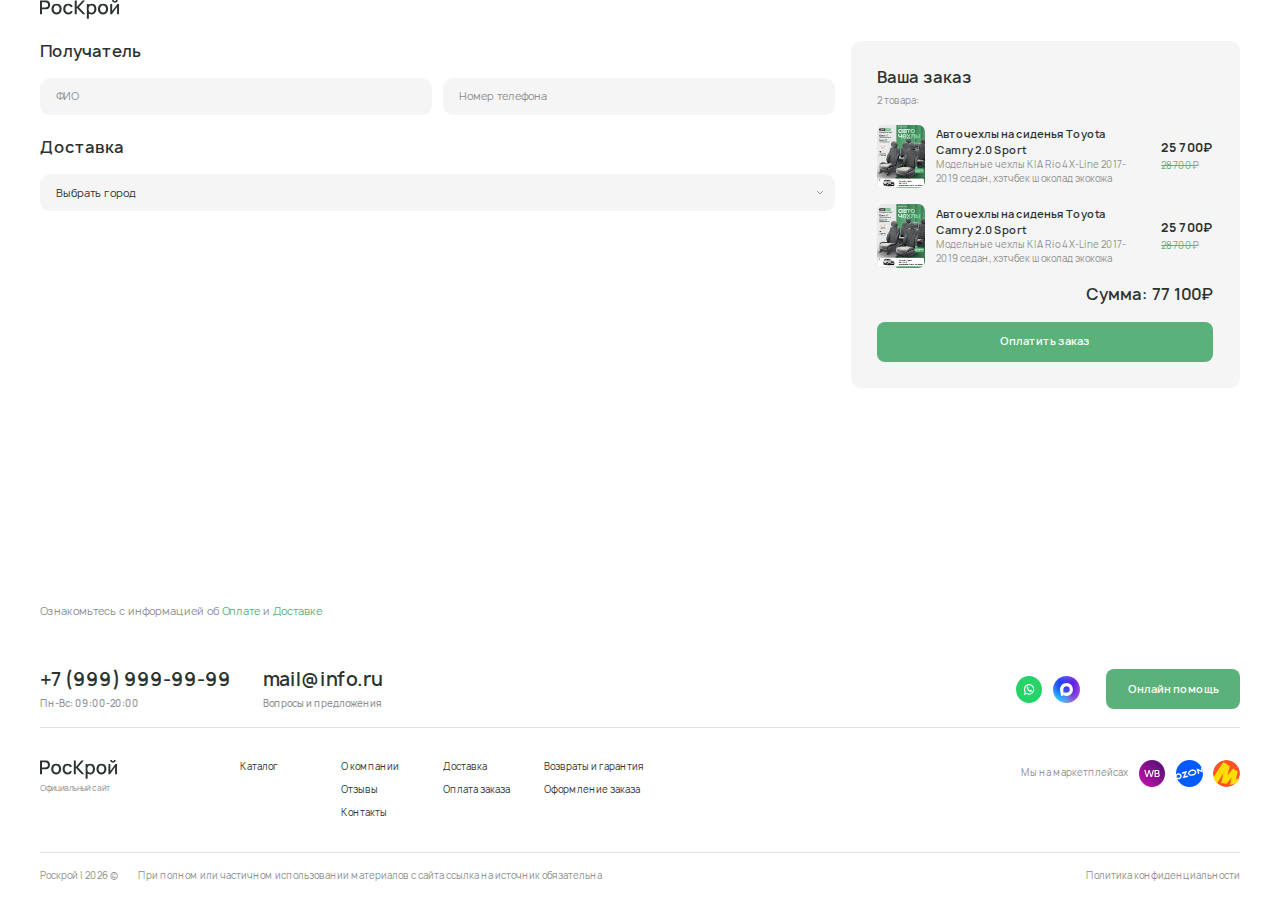
<file: order.html>
<!DOCTYPE html>
<html lang="ru">

<head>
    <meta charset="UTF-8">
    <meta name="viewport" content="width=device-width, initial-scale=1.0">
    <meta name="description" content="">
    <meta name="keywords" content="">
    <meta name="color-scheme" content="light only">
    <link rel="stylesheet" href="css/fancybox.css">
    <link rel="stylesheet" href="css/swiper-bundle.min.css">
    <link rel="stylesheet" href="css/nice-select.css">
    <link rel="stylesheet" href="css/style.min.css">
    <link rel="icon" href="img/favicon.svg" type="image/svg+xml">
    <title>Оформление заказа</title>
</head>


<body class="m-page">
    <div class="wrapper">
        <header class="header">
            <div class="container">
                <div class="header__inner">
                    <a href="" class="header__logo">
                        <img src="img/logo.svg" alt="">
                    </a>

                    <div class="menu">
                        <nav class="nav">
                            <a href="" class="nav__link"></a>
                        </nav>
                    </div>
                </div>
            </div>

        </header>
        <main class="content">

            <div class="order m-section">
                <div class="container">
                    <div class="order__grid grid3">
                        <div class="order__col">
                            <div class="order__groups">
                                <div class="order-group">
                                    <div class="h4">
                                        Получатель
                                    </div>
                                    <div class="_mt24 _mt16-mob">
                                        <div class="order-group__fields">
                                            <div class="fg">
                                                <input type="text" placeholder="ФИО">
                                            </div>
                                            <div class="fg">
                                                <input type="tel" placeholder="Номер телефона">
                                            </div>
                                        </div>
                                    </div>
                                </div>
                                <div class="order-group">
                                    <div class="h4">
                                        Доставка
                                    </div>
                                    <div class="_mt24 _mt16-mob">
                                        <div class="fg">
                                            <select>
                                                <option hidden selected disabled>Выбрать город</option>
                                                <option>Город 1</option>
                                                <option>Город 2</option>
                                                <option>Город 3</option>
                                            </select>
                                        </div>
                                    </div>
                                    <div class="_mt24 _mt16-mob">
                                        <div class="map">
                                            <script type="text/javascript" charset="utf-8" async src="https://api-maps.yandex.ru/services/constructor/1.0/js/?um=constructor%3A7859c454a3176a8fbccd505cb5822f8a47894891fb614c7c5977a63f046728b5&amp;width=100%&amp;height=100%&amp;lang=ru_RU&amp;scroll=true"></script>
                                        </div>

                                    </div>
                                    <div class="_mt24 _mt16-mob">
                                        <div class="body-m gray-text">
                                            Ознакомьтесь с информацией об <a href="" class="green-text">Оплате</a> и <a href="" class="green-text">Доставке</a>
                                        </div>
                                    </div>
                                </div>
                            </div>
                        </div>
                        <div class="order__col2">
                            <div class="order-info">
                                <div class="h4">
                                    Ваша заказ
                                </div>
                                <div class="_mt8">
                                    <div class="body-s gray-text">
                                        2 товара:
                                    </div>
                                </div>
                                <div class="order-info__items">
                                    <div class="order-item">
                                        <div class="order-item__col">
                                            <div class="order-item__img">
                                                <img src="img/product-img.webp" alt="">
                                            </div>
                                        </div>
                                        <div class="order-item__col2 _flex-between">
                                            <div class="order-item__text">
                                                <div class="h6">
                                                    Авточехлы на сиденья Toyota Camry 2.0 Sport
                                                </div>
                                                <div class="body-s gray-text">
                                                    Модельные чехлы KIA Rio 4 X-Line 2017-2019 седан, хэтчбек шоколад экокожа
                                                </div>
                                            </div>
                                            <div class="order-item__prices">
                                                <span class="h5">25 700₽</span>
                                                <span class="body-s underline-text2 green-text">28 700₽</span>
                                            </div>
                                        </div>
                                    </div>

                                    <div class="order-item">
                                        <div class="order-item__col">
                                            <div class="order-item__img">
                                                <img src="img/product-img.webp" alt="">
                                            </div>
                                        </div>
                                        <div class="order-item__col2 _flex-between">
                                            <div class="order-item__text">
                                                <div class="h6">
                                                    Авточехлы на сиденья Toyota Camry 2.0 Sport
                                                </div>
                                                <div class="body-s gray-text">
                                                    Модельные чехлы KIA Rio 4 X-Line 2017-2019 седан, хэтчбек шоколад экокожа
                                                </div>
                                            </div>
                                            <div class="order-item__prices">
                                                <span class="h5">25 700₽</span>
                                                <span class="body-s underline-text2 green-text">28 700₽</span>
                                            </div>
                                        </div>
                                    </div>

                                </div>
                                <div class="_mt24">
                                    <div class="order-info__sum h4">
                                        Сумма: 77 100₽
                                    </div>
                                </div>
                                <button class="order-info__btn m-btn m-btn-green">
                                    <span>Оплатить заказ</span>
                                </button>
                            </div>
                        </div>
                    </div>
                </div>
            </div>

        </main>
        <footer class="footer">
            <div class="container">
                <div class="footer__inner">
                    <div class="footer__top _flex-between">
                        <div class="footer-contacts">
                            <div class="footer-contacts__item">
                                <div class="h3">
                                    <a href="tel:+79999999999">+7 (999) 999-99-99</a>
                                </div>
                                <div class="_mt8">
                                    <div class="body-s medium-text gray-text">
                                        Пн-Вс: 09:00-20:00
                                    </div>
                                </div>
                            </div>
                            <div class="footer-contacts__item">
                                <div class="h3">
                                    <a href="mailto:mail@info.ru">mail@info.ru</a>
                                </div>
                                <div class="_mt8">
                                    <div class="body-s medium-text gray-text">
                                        Вопросы и предложения
                                    </div>
                                </div>
                            </div>
                        </div>
                        <div class="footer-contacts2 _flex">
                            <div class="socials">
                                <a href="" class="socials__item">
                                    <img src="img/whatsapp.svg" alt="">
                                </a>
                                <a href="" class="socials__item">
                                    <img src="img/max.svg" alt="">
                                </a>
                            </div>

                            <button class="footer-contacts2__btn m-btn m-btn-green">
                                <span>Онлайн помощь</span>
                            </button>
                        </div>
                    </div>
                    <div class="footer__middle">
                        <div class="footer__middle-col">
                            <a href="" class="footer__logo">
                                <img src="img/logo.svg" alt="">
                            </a>
                            <div class="_mt4">
                                <div class="body-xs gray-text">
                                    Официальный сайт
                                </div>
                            </div>
                        </div>
                        <div class="footer__middle-col2">
                            <div class="footer-nav">
                                <ul>
                                    <li><a href="">Каталог</a></li>
                                </ul>
                                <ul>
                                    <li><a href="">О компании</a></li>
                                    <li><a href="">Отзывы</a></li>
                                    <li><a href="">Контакты</a></li>
                                </ul>
                                <ul>
                                    <li><a href="">Доставка</a></li>
                                    <li><a href="">Оплата заказа</a></li>
                                </ul>
                                <ul>
                                    <li><a href="">Возвраты и гарантия</a></li>
                                    <li><a href="">Оформление заказа</a></li>
                                </ul>
                            </div>
                        </div>
                        <div class="footer__middle-col3">
                            <div class="footer-socials _flex">
                                <div class="body-s gray-text">
                                    Мы на маркетплейсах
                                </div>
                                <div class="socials">
                                    <a href="" class="socials__item">
                                        <img src="img/wb.svg" alt="">
                                    </a>
                                    <a href="" class="socials__item">
                                        <img src="img/ozon.svg" alt="">
                                    </a>
                                    <a href="" class="socials__item">
                                        <img src="img/ym.svg" alt="">
                                    </a>
                                </div>

                            </div>
                        </div>
                    </div>
                    <div class="footer__bottom _flex">
                        <div class="body-s gray-text">Роскрой | 2026 ©</div>
                        <div class="body-s gray-text">При полном или частичном использовании материалов с сайта ссылка на источник обязательна</div>
                        <div class="footer__link body-s gray-text">
                            <a href="">Политика конфиденциальности</a>
                        </div>
                    </div>
                </div>
            </div>

        </footer>
    </div>

    <script src="js/jquery.min.js"></script>
    <script src="js/fancybox.umd.js"></script>
    <script src="js/jquery.maskedinput.min.js"></script>
    <script src="js/swiper-bundle.min.js"></script>
    <script src="js/jquery.nice-select.min.js"></script>
    <script src="js/main.min.js"></script>

</body>

</html>
</file>
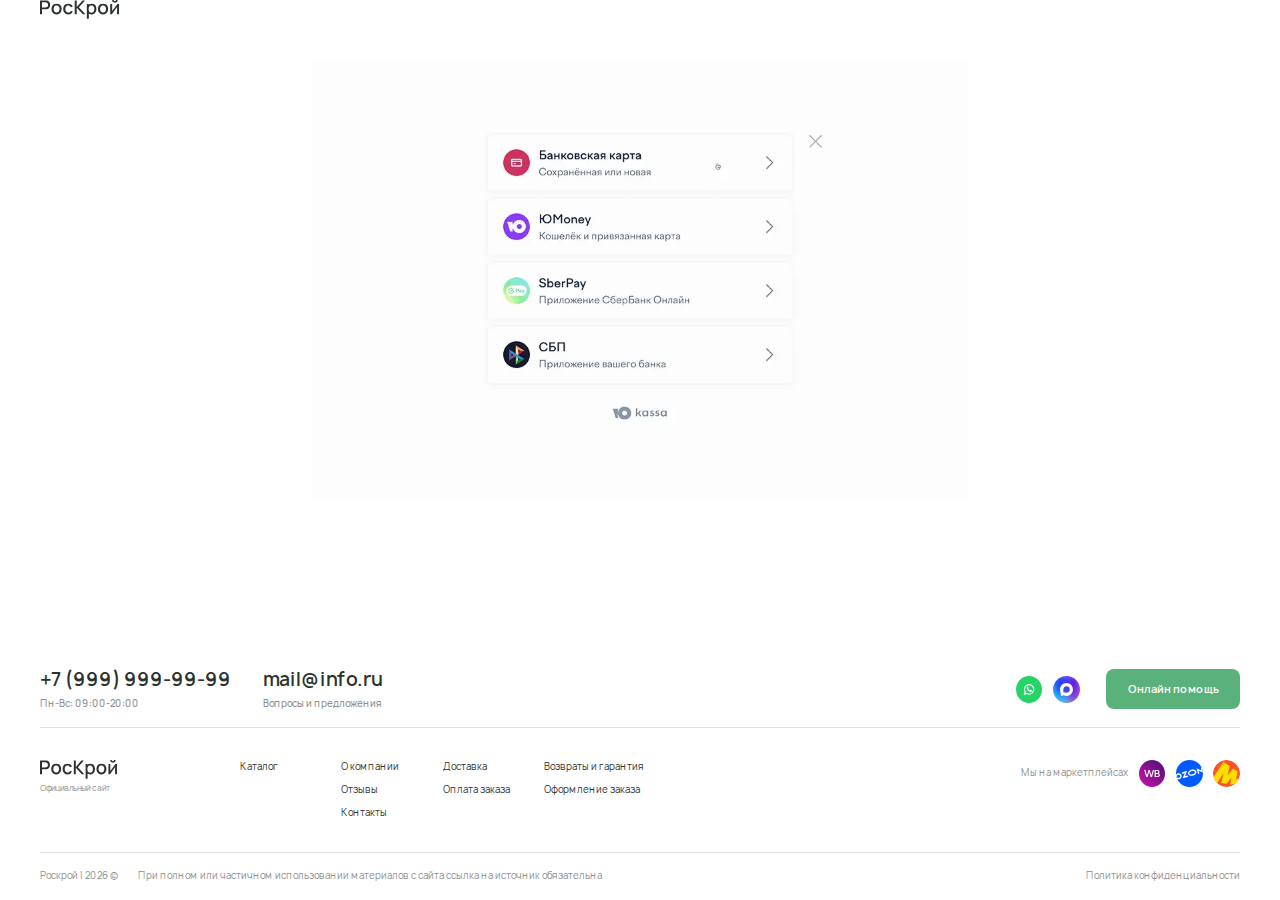
<file: order2.html>
<!DOCTYPE html>
<html lang="ru">

<head>
    <meta charset="UTF-8">
    <meta name="viewport" content="width=device-width, initial-scale=1.0">
    <meta name="description" content="">
    <meta name="keywords" content="">
    <meta name="color-scheme" content="light only">
    <link rel="stylesheet" href="css/fancybox.css">
    <link rel="stylesheet" href="css/swiper-bundle.min.css">
    <link rel="stylesheet" href="css/nice-select.css">
    <link rel="stylesheet" href="css/style.min.css">
    <link rel="icon" href="img/favicon.svg" type="image/svg+xml">
    <title>Оформление заказа</title>
</head>


<body class="m-page">
    <div class="wrapper">
        <header class="header">
            <div class="container">
                <div class="header__inner">
                    <a href="" class="header__logo">
                        <img src="img/logo.svg" alt="">
                    </a>

                    <div class="menu">
                        <nav class="nav">
                            <a href="" class="nav__link"></a>
                        </nav>
                    </div>
                </div>
            </div>

        </header>
        <main class="content">

            <div class="order-pay m-section">
                <div class="container">
                    <div class="order-pay__inner">
                        <img src="img/order-pay.webp" alt="">
                    </div>
                </div>
            </div>

        </main>
        <footer class="footer">
            <div class="container">
                <div class="footer__inner">
                    <div class="footer__top _flex-between">
                        <div class="footer-contacts">
                            <div class="footer-contacts__item">
                                <div class="h3">
                                    <a href="tel:+79999999999">+7 (999) 999-99-99</a>
                                </div>
                                <div class="_mt8">
                                    <div class="body-s medium-text gray-text">
                                        Пн-Вс: 09:00-20:00
                                    </div>
                                </div>
                            </div>
                            <div class="footer-contacts__item">
                                <div class="h3">
                                    <a href="mailto:mail@info.ru">mail@info.ru</a>
                                </div>
                                <div class="_mt8">
                                    <div class="body-s medium-text gray-text">
                                        Вопросы и предложения
                                    </div>
                                </div>
                            </div>
                        </div>
                        <div class="footer-contacts2 _flex">
                            <div class="socials">
                                <a href="" class="socials__item">
                                    <img src="img/whatsapp.svg" alt="">
                                </a>
                                <a href="" class="socials__item">
                                    <img src="img/max.svg" alt="">
                                </a>
                            </div>

                            <button class="footer-contacts2__btn m-btn m-btn-green">
                                <span>Онлайн помощь</span>
                            </button>
                        </div>
                    </div>
                    <div class="footer__middle">
                        <div class="footer__middle-col">
                            <a href="" class="footer__logo">
                                <img src="img/logo.svg" alt="">
                            </a>
                            <div class="_mt4">
                                <div class="body-xs gray-text">
                                    Официальный сайт
                                </div>
                            </div>
                        </div>
                        <div class="footer__middle-col2">
                            <div class="footer-nav">
                                <ul>
                                    <li><a href="">Каталог</a></li>
                                </ul>
                                <ul>
                                    <li><a href="">О компании</a></li>
                                    <li><a href="">Отзывы</a></li>
                                    <li><a href="">Контакты</a></li>
                                </ul>
                                <ul>
                                    <li><a href="">Доставка</a></li>
                                    <li><a href="">Оплата заказа</a></li>
                                </ul>
                                <ul>
                                    <li><a href="">Возвраты и гарантия</a></li>
                                    <li><a href="">Оформление заказа</a></li>
                                </ul>
                            </div>
                        </div>
                        <div class="footer__middle-col3">
                            <div class="footer-socials _flex">
                                <div class="body-s gray-text">
                                    Мы на маркетплейсах
                                </div>
                                <div class="socials">
                                    <a href="" class="socials__item">
                                        <img src="img/wb.svg" alt="">
                                    </a>
                                    <a href="" class="socials__item">
                                        <img src="img/ozon.svg" alt="">
                                    </a>
                                    <a href="" class="socials__item">
                                        <img src="img/ym.svg" alt="">
                                    </a>
                                </div>

                            </div>
                        </div>
                    </div>
                    <div class="footer__bottom _flex">
                        <div class="body-s gray-text">Роскрой | 2026 ©</div>
                        <div class="body-s gray-text">При полном или частичном использовании материалов с сайта ссылка на источник обязательна</div>
                        <div class="footer__link body-s gray-text">
                            <a href="">Политика конфиденциальности</a>
                        </div>
                    </div>
                </div>
            </div>

        </footer>
    </div>

    <script src="js/jquery.min.js"></script>
    <script src="js/fancybox.umd.js"></script>
    <script src="js/jquery.maskedinput.min.js"></script>
    <script src="js/swiper-bundle.min.js"></script>
    <script src="js/jquery.nice-select.min.js"></script>
    <script src="js/main.min.js"></script>

</body>

</html>
</file>
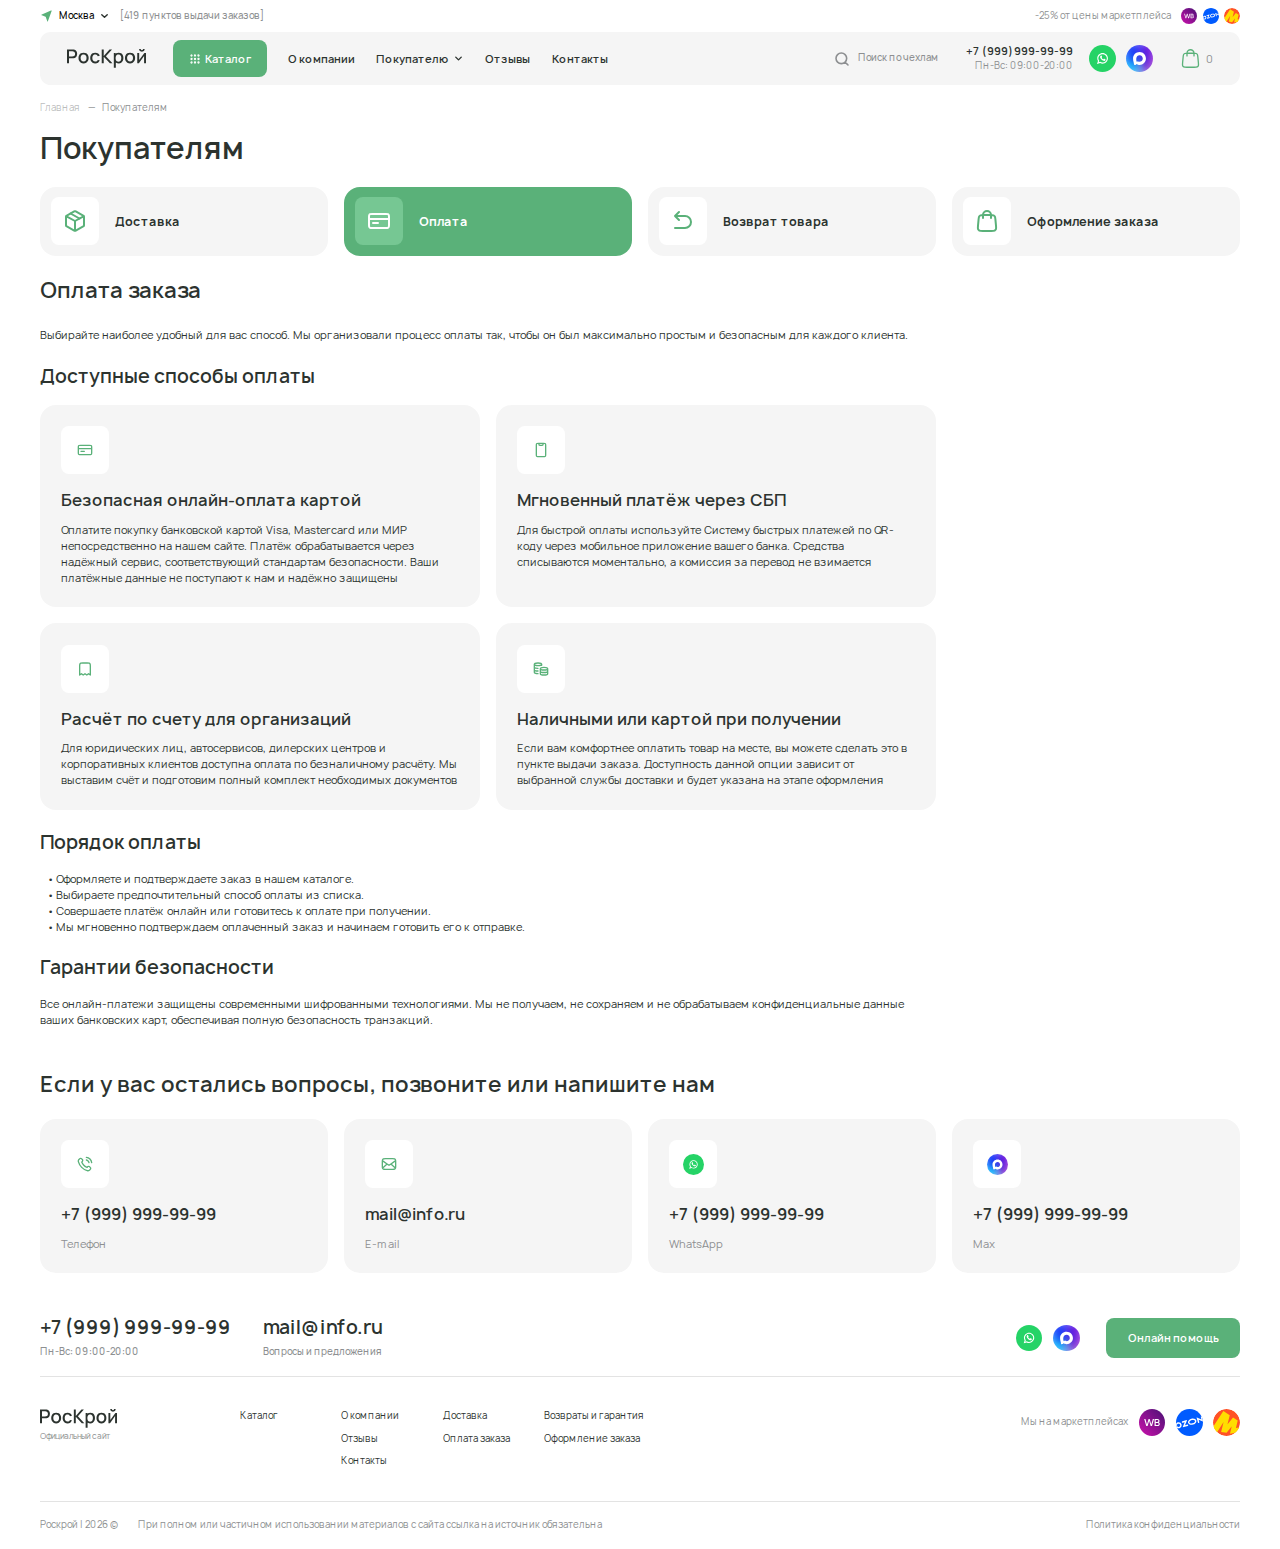
<file: payment.html>
<!DOCTYPE html>
<html lang="ru">

<head>
    <meta charset="UTF-8">
    <meta name="viewport" content="width=device-width, initial-scale=1.0">
    <meta name="description" content="">
    <meta name="keywords" content="">
    <meta name="color-scheme" content="light only">
    <link rel="stylesheet" href="css/fancybox.css">
    <link rel="stylesheet" href="css/swiper-bundle.min.css">
    <link rel="stylesheet" href="css/nice-select.css">
    <link rel="stylesheet" href="css/nouislider.min.css">
    <link rel="stylesheet" href="css/style.min.css">
    <link rel="icon" href="img/favicon.svg" type="image/svg+xml">
    <title>Покупателям</title>
</head>


<body class="m-page">
    <div class="wrapper">
        <header class="header">
            <div class="container">
                <div class="header-top _flex-between">
                    <div class="header-city _flex">
                        <button data-modal="cityModal" class="header-city__btn _flex">
                            <img src="img/mark.svg" alt="" class="header-city__mark">
                            <span class="body-s medium-text">Москва</span>
                            <img src="img/arrow.svg" alt="" class="header-city__arrow">
                        </button>
                        <div class="body-s gray-text medium-text">
                            [419 пунктов выдачи заказов]
                        </div>
                    </div>
                    <div class="header-shops _flex">
                        <div class="body-s gray-text">-25% от цены маркетплейса</div>
                        <div class="socials">
                            <a href="" class="socials__item">
                                <img src="img/wb.svg" alt="">
                            </a>
                            <a href="" class="socials__item">
                                <img src="img/ozon.svg" alt="">
                            </a>
                            <a href="" class="socials__item">
                                <img src="img/ym.svg" alt="">
                            </a>
                        </div>

                    </div>
                </div>

                <div class="header-bottom _flex-between">
                    <div class="_flex">
                        <button class="burger _toggle-menu">
                            <img src="img/burger.svg" alt="">
                        </button>
                        <a href="" class="header__logo">
                            <img src="img/logo.svg" alt="">
                        </a>
                        <button class="_toggle-catalog catalog-btn m-btn-green">
                            <span class="catalog-btn__img">
                    <img src="img/burger2.svg" alt="" class="_view1">
                    <img src="img/burger3.svg" alt="" class="_view2">
                </span>
                            <span class="body-m">Каталог</span>
                        </button>
                        <div class="menu">
                            <div class="menu__top">
                                <a href="" class="header__logo">
                                    <img src="img/logo.svg" alt="">
                                </a>
                                <button class="menu__close _toggle-menu">
                                    <img src="img/close.svg" alt="">
                                </button>
                            </div>
                            <div class="menu__scroll">
                                <nav class="nav">
                                    <a href="" class="nav__link">
                                        <span>О компании</span>
                                    </a>
                                    <div class="nav-item">
                                        <div class="nav-item__top">
                                            <span>Покупателю</span>
                                        </div>
                                        <div class="nav-item__bottom">
                                            <div class="nav-item__inner">
                                                <ul class="nav-item__list">
                                                    <li><a href="">Доставка</a></li>
                                                    <li><a href="">Самовывоз</a></li>
                                                    <li><a href="">Оплата заказа</a></li>
                                                    <li><a href="">Оформление заказа</a></li>
                                                    <li><a href="">Возврат и гарантия</a></li>
                                                    <li><a href="">Установка</a></li>
                                                </ul>
                                            </div>
                                        </div>
                                    </div>
                                    <a href="" class="nav__link">
                                        <span>Отзывы</span>
                                    </a>
                                    <a href="" class="nav__link">
                                        <span>Контакты</span>
                                    </a>
                                </nav>

                                <div class="menu-bottom">
                                    <div class="socials">
                                        <a href="" class="socials__item">
                                            <img src="img/whatsapp.svg" alt="">
                                        </a>
                                        <a href="" class="socials__item">
                                            <img src="img/max.svg" alt="">
                                        </a>
                                    </div>

                                    <div class="menu-bottom__content _flex">
                                        <div class="menu-bottom__info">
                                            <a href="tel:+79999999999" class="h3">
                                                +7 (999) 999-99-99
                                            </a>
                                            <div class="_mt4">
                                                <div class="body-s gray-text">
                                                    Пн-Вс: 09:00-20:00
                                                </div>
                                            </div>
                                        </div>
                                    </div>
                                </div>
                            </div>
                            <div class="menu__bg _toggle-menu"></div>
                        </div>
                    </div>
                    <div class="_flex">
                        <button class="header-bottom__search _flex">
                            <img src="img/search.svg" alt="">
                            <span class="body-s gray-text medium-text">Поиск по чехлам</span>
                        </button>
                        <div class="header-contacts _flex">
                            <div class="header-contacts__phone">
                                <a href="" class="header-contacts__phone-link">
                                    <img src="img/phone.svg" alt="">
                                    <span class="body-m semi-bold-text">+7 (999) 999-99-99</span>
                                </a>
                                <div class="body-s gray-text">
                                    Пн-Вс: 09:00-20:00
                                </div>
                            </div>
                            <div class="socials">
                                <a href="" class="socials__item">
                                    <img src="img/whatsapp.svg" alt="">
                                </a>
                                <a href="" class="socials__item">
                                    <img src="img/max.svg" alt="">
                                </a>
                            </div>

                        </div>
                        <div class="header-cart" data-modal="cartModal">
                            <img src="img/bag2.svg" alt="">
                            <span class="body-m gray-text">0</span>
                        </div>
                    </div>
                </div>
            </div>

            <div class="header-search">
                <div class="container">
                    <div class="header-search__top _flex">
                        <div class="header-search__field m-search">
                            <div class="fg">
                                <input type="text" placeholder="Поиск">
                            </div>
                            <img src="img/search.svg" alt="" class="m-search__img">
                            <button class="m-search__btn2 m-btn m-btn-green">
                                <img src="img/search2.svg" alt="">
                            </button>
                        </div>
                        <button class="header-search__close m-close _toggle-search">
                            <img src="img/close.svg" alt="">
                        </button>
                    </div>
                </div>
            </div>
            <div class="header-search__bg modal-bg _toggle-search"></div>

            <div class="header-catalog">
                <div class="container">
                    <div class="header-catalog__inner">
                        <div class="header-catalog__col">
                            <div class="h4">
                                Каталог
                            </div>
                            <div class="m-search _mt16">
                                <div class="fg fg-transparent">
                                    <input type="text" placeholder="Поиск марки">
                                </div>
                                <img src="img/search.svg" alt="">
                            </div>
                            <div class="header-catalog__items _mt24">
                                <div class="header-catalog__item" data-id="1">
                                    <img src="img/menu-icon2.webp" alt="">
                                    <span class="body-m">Audi</span>
                                </div>
                                <div class="header-catalog__item" data-id="2">
                                    <img src="img/menu-icon3.webp" alt="">
                                    <span class="body-m">BMW</span>
                                </div>
                                <div class="header-catalog__item" data-id="3">
                                    <img src="img/menu-icon4.webp" alt="">
                                    <span class="body-m">Brilliance</span>
                                </div>
                                <div class="header-catalog__item" data-id="4">
                                    <img src="img/menu-icon9.webp" alt="">
                                    <span class="body-m">BYD</span>
                                </div>
                                <div class="header-catalog__item" data-id="5">
                                    <img src="img/menu-icon5.webp" alt="">
                                    <span class="body-m">Chery</span>
                                </div>
                                <div class="header-catalog__item" data-id="6">
                                    <img src="img/menu-icon6.webp" alt="">
                                    <span class="body-m">Chevrolet</span>
                                </div>
                                <div class="header-catalog__item" data-id="7">
                                    <img src="img/menu-icon7.webp" alt="">
                                    <span class="body-m">Citroen</span>
                                </div>
                                <div class="header-catalog__item" data-id="8">
                                    <img src="img/menu-icon8.webp" alt="">
                                    <span class="body-m">Daewoo</span>
                                </div>
                                <div class="header-catalog__item" data-id="9">
                                    <img src="img/menu-icon3.webp" alt="">
                                    <span class="body-m">Brilliance</span>
                                </div>
                                <div class="header-catalog__item" data-id="10">
                                    <img src="img/menu-icon9.webp" alt="">
                                    <span class="body-m">BYD</span>
                                </div>
                                <div class="header-catalog__item" data-id="11">
                                    <img src="img/menu-icon4.webp" alt="">
                                    <span class="body-m">Chery</span>
                                </div>
                                <div class="header-catalog__item" data-id="12">
                                    <img src="img/menu-icon5.webp" alt="">
                                    <span class="body-m">Chevrolet</span>
                                </div>
                                <div class="header-catalog__item" data-id="13">
                                    <img src="img/menu-icon6.webp" alt="">
                                    <span class="body-m">Chevrolet</span>
                                </div>
                                <div class="header-catalog__item" data-id="14">
                                    <img src="img/menu-icon6.webp" alt="">
                                    <span class="body-m">Chevrolet</span>
                                </div>
                                <div class="header-catalog__item" data-id="15">
                                    <img src="img/menu-icon6.webp" alt="">
                                    <span class="body-m">Chevrolet</span>
                                </div>
                                <div class="header-catalog__item" data-id="16">
                                    <img src="img/menu-icon6.webp" alt="">
                                    <span class="body-m">Chevrolet</span>
                                </div>
                            </div>
                        </div>
                        <div class="header-catalog__col2">
                            <div class="submenu" data-id="1">
                                <div class="submenu__top _flex">
                                    <button class="submenu__back">
                                        <img src="img/back.svg" alt="">
                                    </button>
                                    <div class="h4">
                                        Audi
                                    </div>
                                </div>

                                <ul class="submenu__items grid3">
                                    <li><a href="">Auris</a></li>
                                    <li><a href="">Camry</a></li>
                                    <li><a href="">Land Cruiser Prado</a></li>
                                    <li><a href="">Avensis</a></li>
                                    <li><a href="">Fortuner</a></li>
                                    <li><a href="">C-HR</a></li>
                                    <li><a href="">Highlander</a></li>
                                    <li><a href="">Auris</a></li>
                                    <li><a href="">Camry</a></li>
                                    <li><a href="">Land Cruiser Prado</a></li>
                                    <li><a href="">Avensis</a></li>
                                    <li><a href="">Fortuner</a></li>
                                    <li><a href="">C-HR</a></li>
                                    <li><a href="">Highlander</a></li>
                                    <li><a href="">Auris</a></li>
                                    <li><a href="">Camry</a></li>
                                    <li><a href="">Land Cruiser Prado</a></li>
                                    <li><a href="">Avensis</a></li>
                                    <li><a href="">Fortuner</a></li>
                                    <li><a href="">C-HR</a></li>
                                </ul>


                            </div>
                            <div class="submenu" data-id="2">
                                <div class="submenu__top _flex">
                                    <button class="submenu__back">
                                        <img src="img/back.svg" alt="">
                                    </button>
                                    <div class="h4">
                                        BMW
                                    </div>
                                </div>

                                <ul class="submenu__items grid3">
                                    <li><a href="">Auris</a></li>
                                    <li><a href="">Camry</a></li>
                                    <li><a href="">Land Cruiser Prado</a></li>
                                    <li><a href="">Avensis</a></li>
                                    <li><a href="">Fortuner</a></li>
                                    <li><a href="">C-HR</a></li>
                                    <li><a href="">Highlander</a></li>
                                    <li><a href="">Auris</a></li>
                                    <li><a href="">Camry</a></li>
                                    <li><a href="">Land Cruiser Prado</a></li>
                                    <li><a href="">Avensis</a></li>
                                    <li><a href="">Fortuner</a></li>
                                    <li><a href="">C-HR</a></li>
                                    <li><a href="">Highlander</a></li>
                                    <li><a href="">Auris</a></li>
                                    <li><a href="">Camry</a></li>
                                    <li><a href="">Land Cruiser Prado</a></li>
                                    <li><a href="">Avensis</a></li>
                                    <li><a href="">Fortuner</a></li>
                                    <li><a href="">C-HR</a></li>
                                </ul>


                            </div>
                            <div class="submenu" data-id="3">
                                <div class="submenu__top _flex">
                                    <button class="submenu__back">
                                        <img src="img/back.svg" alt="">
                                    </button>
                                    <div class="h4">
                                        Brilliance
                                    </div>
                                </div>

                                <ul class="submenu__items grid3">
                                    <li><a href="">Auris</a></li>
                                    <li><a href="">Camry</a></li>
                                    <li><a href="">Land Cruiser Prado</a></li>
                                    <li><a href="">Avensis</a></li>
                                    <li><a href="">Fortuner</a></li>
                                    <li><a href="">C-HR</a></li>
                                    <li><a href="">Highlander</a></li>
                                    <li><a href="">Auris</a></li>
                                    <li><a href="">Camry</a></li>
                                    <li><a href="">Land Cruiser Prado</a></li>
                                    <li><a href="">Avensis</a></li>
                                    <li><a href="">Fortuner</a></li>
                                    <li><a href="">C-HR</a></li>
                                    <li><a href="">Highlander</a></li>
                                    <li><a href="">Auris</a></li>
                                    <li><a href="">Camry</a></li>
                                    <li><a href="">Land Cruiser Prado</a></li>
                                    <li><a href="">Avensis</a></li>
                                    <li><a href="">Fortuner</a></li>
                                    <li><a href="">C-HR</a></li>
                                </ul>


                            </div>
                            <div class="submenu" data-id="4">
                                <div class="submenu__top _flex">
                                    <button class="submenu__back">
                                        <img src="img/back.svg" alt="">
                                    </button>
                                    <div class="h4">
                                        BYD
                                    </div>
                                </div>

                                <ul class="submenu__items grid3">
                                    <li><a href="">Auris</a></li>
                                    <li><a href="">Camry</a></li>
                                    <li><a href="">Land Cruiser Prado</a></li>
                                    <li><a href="">Avensis</a></li>
                                    <li><a href="">Fortuner</a></li>
                                    <li><a href="">C-HR</a></li>
                                    <li><a href="">Highlander</a></li>
                                    <li><a href="">Auris</a></li>
                                    <li><a href="">Camry</a></li>
                                    <li><a href="">Land Cruiser Prado</a></li>
                                    <li><a href="">Avensis</a></li>
                                    <li><a href="">Fortuner</a></li>
                                    <li><a href="">C-HR</a></li>
                                    <li><a href="">Highlander</a></li>
                                    <li><a href="">Auris</a></li>
                                    <li><a href="">Camry</a></li>
                                    <li><a href="">Land Cruiser Prado</a></li>
                                    <li><a href="">Avensis</a></li>
                                    <li><a href="">Fortuner</a></li>
                                    <li><a href="">C-HR</a></li>
                                </ul>


                            </div>
                            <div class="submenu" data-id="5">
                                <div class="submenu__top _flex">
                                    <button class="submenu__back">
                                        <img src="img/back.svg" alt="">
                                    </button>
                                    <div class="h4">
                                        Chery
                                    </div>
                                </div>

                                <ul class="submenu__items grid3">
                                    <li><a href="">Auris</a></li>
                                    <li><a href="">Camry</a></li>
                                    <li><a href="">Land Cruiser Prado</a></li>
                                    <li><a href="">Avensis</a></li>
                                    <li><a href="">Fortuner</a></li>
                                    <li><a href="">C-HR</a></li>
                                    <li><a href="">Highlander</a></li>
                                    <li><a href="">Auris</a></li>
                                    <li><a href="">Camry</a></li>
                                    <li><a href="">Land Cruiser Prado</a></li>
                                    <li><a href="">Avensis</a></li>
                                    <li><a href="">Fortuner</a></li>
                                    <li><a href="">C-HR</a></li>
                                    <li><a href="">Highlander</a></li>
                                    <li><a href="">Auris</a></li>
                                    <li><a href="">Camry</a></li>
                                    <li><a href="">Land Cruiser Prado</a></li>
                                    <li><a href="">Avensis</a></li>
                                    <li><a href="">Fortuner</a></li>
                                    <li><a href="">C-HR</a></li>
                                </ul>


                            </div>
                            <div class="submenu" data-id="6">
                                <div class="submenu__top _flex">
                                    <button class="submenu__back">
                                        <img src="img/back.svg" alt="">
                                    </button>
                                    <div class="h4">
                                        Chevrolet
                                    </div>
                                </div>

                                <ul class="submenu__items grid3">
                                    <li><a href="">Auris</a></li>
                                    <li><a href="">Camry</a></li>
                                    <li><a href="">Land Cruiser Prado</a></li>
                                    <li><a href="">Avensis</a></li>
                                    <li><a href="">Fortuner</a></li>
                                    <li><a href="">C-HR</a></li>
                                    <li><a href="">Highlander</a></li>
                                    <li><a href="">Auris</a></li>
                                    <li><a href="">Camry</a></li>
                                    <li><a href="">Land Cruiser Prado</a></li>
                                    <li><a href="">Avensis</a></li>
                                    <li><a href="">Fortuner</a></li>
                                    <li><a href="">C-HR</a></li>
                                    <li><a href="">Highlander</a></li>
                                    <li><a href="">Auris</a></li>
                                    <li><a href="">Camry</a></li>
                                    <li><a href="">Land Cruiser Prado</a></li>
                                    <li><a href="">Avensis</a></li>
                                    <li><a href="">Fortuner</a></li>
                                    <li><a href="">C-HR</a></li>
                                </ul>


                            </div>
                            <div class="submenu" data-id="7">
                                <div class="submenu__top _flex">
                                    <button class="submenu__back">
                                        <img src="img/back.svg" alt="">
                                    </button>
                                    <div class="h4">
                                        Citroen
                                    </div>
                                </div>

                                <ul class="submenu__items grid3">
                                    <li><a href="">Auris</a></li>
                                    <li><a href="">Camry</a></li>
                                    <li><a href="">Land Cruiser Prado</a></li>
                                    <li><a href="">Avensis</a></li>
                                    <li><a href="">Fortuner</a></li>
                                    <li><a href="">C-HR</a></li>
                                    <li><a href="">Highlander</a></li>
                                    <li><a href="">Auris</a></li>
                                    <li><a href="">Camry</a></li>
                                    <li><a href="">Land Cruiser Prado</a></li>
                                    <li><a href="">Avensis</a></li>
                                    <li><a href="">Fortuner</a></li>
                                    <li><a href="">C-HR</a></li>
                                    <li><a href="">Highlander</a></li>
                                    <li><a href="">Auris</a></li>
                                    <li><a href="">Camry</a></li>
                                    <li><a href="">Land Cruiser Prado</a></li>
                                    <li><a href="">Avensis</a></li>
                                    <li><a href="">Fortuner</a></li>
                                    <li><a href="">C-HR</a></li>
                                </ul>


                            </div>
                            <div class="submenu" data-id="8">
                                <div class="submenu__top _flex">
                                    <button class="submenu__back">
                                        <img src="img/back.svg" alt="">
                                    </button>
                                    <div class="h4">
                                        Daewoo
                                    </div>
                                </div>

                                <ul class="submenu__items grid3">
                                    <li><a href="">Auris</a></li>
                                    <li><a href="">Camry</a></li>
                                    <li><a href="">Land Cruiser Prado</a></li>
                                    <li><a href="">Avensis</a></li>
                                    <li><a href="">Fortuner</a></li>
                                    <li><a href="">C-HR</a></li>
                                    <li><a href="">Highlander</a></li>
                                    <li><a href="">Auris</a></li>
                                    <li><a href="">Camry</a></li>
                                    <li><a href="">Land Cruiser Prado</a></li>
                                    <li><a href="">Avensis</a></li>
                                    <li><a href="">Fortuner</a></li>
                                    <li><a href="">C-HR</a></li>
                                    <li><a href="">Highlander</a></li>
                                    <li><a href="">Auris</a></li>
                                    <li><a href="">Camry</a></li>
                                    <li><a href="">Land Cruiser Prado</a></li>
                                    <li><a href="">Avensis</a></li>
                                    <li><a href="">Fortuner</a></li>
                                    <li><a href="">C-HR</a></li>
                                </ul>


                            </div>
                            <div class="submenu" data-id="9">
                                <div class="submenu__top _flex">
                                    <button class="submenu__back">
                                        <img src="img/back.svg" alt="">
                                    </button>
                                    <div class="h4">
                                        Brilliance
                                    </div>
                                </div>

                                <ul class="submenu__items grid3">
                                    <li><a href="">Auris</a></li>
                                    <li><a href="">Camry</a></li>
                                    <li><a href="">Land Cruiser Prado</a></li>
                                    <li><a href="">Avensis</a></li>
                                    <li><a href="">Fortuner</a></li>
                                    <li><a href="">C-HR</a></li>
                                    <li><a href="">Highlander</a></li>
                                    <li><a href="">Auris</a></li>
                                    <li><a href="">Camry</a></li>
                                    <li><a href="">Land Cruiser Prado</a></li>
                                    <li><a href="">Avensis</a></li>
                                    <li><a href="">Fortuner</a></li>
                                    <li><a href="">C-HR</a></li>
                                    <li><a href="">Highlander</a></li>
                                    <li><a href="">Auris</a></li>
                                    <li><a href="">Camry</a></li>
                                    <li><a href="">Land Cruiser Prado</a></li>
                                    <li><a href="">Avensis</a></li>
                                    <li><a href="">Fortuner</a></li>
                                    <li><a href="">C-HR</a></li>
                                </ul>


                            </div>
                            <div class="submenu" data-id="10">
                                <div class="submenu__top _flex">
                                    <button class="submenu__back">
                                        <img src="img/back.svg" alt="">
                                    </button>
                                    <div class="h4">
                                        BYD
                                    </div>
                                </div>

                                <ul class="submenu__items grid3">
                                    <li><a href="">Auris</a></li>
                                    <li><a href="">Camry</a></li>
                                    <li><a href="">Land Cruiser Prado</a></li>
                                    <li><a href="">Avensis</a></li>
                                    <li><a href="">Fortuner</a></li>
                                    <li><a href="">C-HR</a></li>
                                    <li><a href="">Highlander</a></li>
                                    <li><a href="">Auris</a></li>
                                    <li><a href="">Camry</a></li>
                                    <li><a href="">Land Cruiser Prado</a></li>
                                    <li><a href="">Avensis</a></li>
                                    <li><a href="">Fortuner</a></li>
                                    <li><a href="">C-HR</a></li>
                                    <li><a href="">Highlander</a></li>
                                    <li><a href="">Auris</a></li>
                                    <li><a href="">Camry</a></li>
                                    <li><a href="">Land Cruiser Prado</a></li>
                                    <li><a href="">Avensis</a></li>
                                    <li><a href="">Fortuner</a></li>
                                    <li><a href="">C-HR</a></li>
                                </ul>


                            </div>
                            <div class="submenu" data-id="11">
                                <div class="submenu__top _flex">
                                    <button class="submenu__back">
                                        <img src="img/back.svg" alt="">
                                    </button>
                                    <div class="h4">
                                        Chery
                                    </div>
                                </div>

                                <ul class="submenu__items grid3">
                                    <li><a href="">Auris</a></li>
                                    <li><a href="">Camry</a></li>
                                    <li><a href="">Land Cruiser Prado</a></li>
                                    <li><a href="">Avensis</a></li>
                                    <li><a href="">Fortuner</a></li>
                                    <li><a href="">C-HR</a></li>
                                    <li><a href="">Highlander</a></li>
                                    <li><a href="">Auris</a></li>
                                    <li><a href="">Camry</a></li>
                                    <li><a href="">Land Cruiser Prado</a></li>
                                    <li><a href="">Avensis</a></li>
                                    <li><a href="">Fortuner</a></li>
                                    <li><a href="">C-HR</a></li>
                                    <li><a href="">Highlander</a></li>
                                    <li><a href="">Auris</a></li>
                                    <li><a href="">Camry</a></li>
                                    <li><a href="">Land Cruiser Prado</a></li>
                                    <li><a href="">Avensis</a></li>
                                    <li><a href="">Fortuner</a></li>
                                    <li><a href="">C-HR</a></li>
                                </ul>


                            </div>
                            <div class="submenu" data-id="12">
                                <div class="submenu__top _flex">
                                    <button class="submenu__back">
                                        <img src="img/back.svg" alt="">
                                    </button>
                                    <div class="h4">
                                        Chevrolet
                                    </div>
                                </div>

                                <ul class="submenu__items grid3">
                                    <li><a href="">Auris</a></li>
                                    <li><a href="">Camry</a></li>
                                    <li><a href="">Land Cruiser Prado</a></li>
                                    <li><a href="">Avensis</a></li>
                                    <li><a href="">Fortuner</a></li>
                                    <li><a href="">C-HR</a></li>
                                    <li><a href="">Highlander</a></li>
                                    <li><a href="">Auris</a></li>
                                    <li><a href="">Camry</a></li>
                                    <li><a href="">Land Cruiser Prado</a></li>
                                    <li><a href="">Avensis</a></li>
                                    <li><a href="">Fortuner</a></li>
                                    <li><a href="">C-HR</a></li>
                                    <li><a href="">Highlander</a></li>
                                    <li><a href="">Auris</a></li>
                                    <li><a href="">Camry</a></li>
                                    <li><a href="">Land Cruiser Prado</a></li>
                                    <li><a href="">Avensis</a></li>
                                    <li><a href="">Fortuner</a></li>
                                    <li><a href="">C-HR</a></li>
                                </ul>


                            </div>
                            <div class="submenu" data-id="13">
                                <div class="submenu__top _flex">
                                    <button class="submenu__back">
                                        <img src="img/back.svg" alt="">
                                    </button>
                                    <div class="h4">
                                        Chevrolet
                                    </div>
                                </div>

                                <ul class="submenu__items grid3">
                                    <li><a href="">Auris</a></li>
                                    <li><a href="">Camry</a></li>
                                    <li><a href="">Land Cruiser Prado</a></li>
                                    <li><a href="">Avensis</a></li>
                                    <li><a href="">Fortuner</a></li>
                                    <li><a href="">C-HR</a></li>
                                    <li><a href="">Highlander</a></li>
                                    <li><a href="">Auris</a></li>
                                    <li><a href="">Camry</a></li>
                                    <li><a href="">Land Cruiser Prado</a></li>
                                    <li><a href="">Avensis</a></li>
                                    <li><a href="">Fortuner</a></li>
                                    <li><a href="">C-HR</a></li>
                                    <li><a href="">Highlander</a></li>
                                    <li><a href="">Auris</a></li>
                                    <li><a href="">Camry</a></li>
                                    <li><a href="">Land Cruiser Prado</a></li>
                                    <li><a href="">Avensis</a></li>
                                    <li><a href="">Fortuner</a></li>
                                    <li><a href="">C-HR</a></li>
                                </ul>


                            </div>
                            <div class="submenu" data-id="14">
                                <div class="submenu__top _flex">
                                    <button class="submenu__back">
                                        <img src="img/back.svg" alt="">
                                    </button>
                                    <div class="h4">
                                        Chevrolet
                                    </div>
                                </div>

                                <ul class="submenu__items grid3">
                                    <li><a href="">Auris</a></li>
                                    <li><a href="">Camry</a></li>
                                    <li><a href="">Land Cruiser Prado</a></li>
                                    <li><a href="">Avensis</a></li>
                                    <li><a href="">Fortuner</a></li>
                                    <li><a href="">C-HR</a></li>
                                    <li><a href="">Highlander</a></li>
                                    <li><a href="">Auris</a></li>
                                    <li><a href="">Camry</a></li>
                                    <li><a href="">Land Cruiser Prado</a></li>
                                    <li><a href="">Avensis</a></li>
                                    <li><a href="">Fortuner</a></li>
                                    <li><a href="">C-HR</a></li>
                                    <li><a href="">Highlander</a></li>
                                    <li><a href="">Auris</a></li>
                                    <li><a href="">Camry</a></li>
                                    <li><a href="">Land Cruiser Prado</a></li>
                                    <li><a href="">Avensis</a></li>
                                    <li><a href="">Fortuner</a></li>
                                    <li><a href="">C-HR</a></li>
                                </ul>


                            </div>
                            <div class="submenu" data-id="15">
                                <div class="submenu__top _flex">
                                    <button class="submenu__back">
                                        <img src="img/back.svg" alt="">
                                    </button>
                                    <div class="h4">
                                        Chevrolet
                                    </div>
                                </div>

                                <ul class="submenu__items grid3">
                                    <li><a href="">Auris</a></li>
                                    <li><a href="">Camry</a></li>
                                    <li><a href="">Land Cruiser Prado</a></li>
                                    <li><a href="">Avensis</a></li>
                                    <li><a href="">Fortuner</a></li>
                                    <li><a href="">C-HR</a></li>
                                    <li><a href="">Highlander</a></li>
                                    <li><a href="">Auris</a></li>
                                    <li><a href="">Camry</a></li>
                                    <li><a href="">Land Cruiser Prado</a></li>
                                    <li><a href="">Avensis</a></li>
                                    <li><a href="">Fortuner</a></li>
                                    <li><a href="">C-HR</a></li>
                                    <li><a href="">Highlander</a></li>
                                    <li><a href="">Auris</a></li>
                                    <li><a href="">Camry</a></li>
                                    <li><a href="">Land Cruiser Prado</a></li>
                                    <li><a href="">Avensis</a></li>
                                    <li><a href="">Fortuner</a></li>
                                    <li><a href="">C-HR</a></li>
                                </ul>


                            </div>
                            <div class="submenu" data-id="16">
                                <div class="submenu__top _flex">
                                    <button class="submenu__back">
                                        <img src="img/back.svg" alt="">
                                    </button>
                                    <div class="h4">
                                        Chevrolet
                                    </div>
                                </div>

                                <ul class="submenu__items grid3">
                                    <li><a href="">Auris</a></li>
                                    <li><a href="">Camry</a></li>
                                    <li><a href="">Land Cruiser Prado</a></li>
                                    <li><a href="">Avensis</a></li>
                                    <li><a href="">Fortuner</a></li>
                                    <li><a href="">C-HR</a></li>
                                    <li><a href="">Highlander</a></li>
                                    <li><a href="">Auris</a></li>
                                    <li><a href="">Camry</a></li>
                                    <li><a href="">Land Cruiser Prado</a></li>
                                    <li><a href="">Avensis</a></li>
                                    <li><a href="">Fortuner</a></li>
                                    <li><a href="">C-HR</a></li>
                                    <li><a href="">Highlander</a></li>
                                    <li><a href="">Auris</a></li>
                                    <li><a href="">Camry</a></li>
                                    <li><a href="">Land Cruiser Prado</a></li>
                                    <li><a href="">Avensis</a></li>
                                    <li><a href="">Fortuner</a></li>
                                    <li><a href="">C-HR</a></li>
                                </ul>


                            </div>

                            <div class="catalog-contacts">
                                <div class="catalog-contacts__item">
                                    <div class="h3">
                                        <a href="">+7 (999) 999-99-99</a>
                                    </div>
                                    <div class="body-m gray-text">Пн-Вс: 09:00-20:00</div>
                                </div>
                                <div class="catalog-contacts__item">
                                    <div class="h3">
                                        <a href="">mail@info.ru</a>
                                    </div>
                                    <div class="body-m gray-text">Вопросы и предложения</div>
                                </div>
                            </div>
                        </div>
                    </div>
                </div>
            </div>
            <div class="header-catalog__bg modal-bg _toggle-catalog"></div>

            <div class="mob-footer">
                <a href="" class="mob-footer__btn">
                    <img src="img/menu-icon.svg" alt="">
                    <span class="mob-footer__btn-title body-xs">Главная</span>
                </a>
                <button class="mob-footer__btn _toggle-catalog">
                    <svg xmlns="http://www.w3.org/2000/svg" width="20" height="20" viewBox="0 0 20 20" fill="none">
                        <path d="M10.0002 5.00001C10.4604 5.00001 10.8335 4.62691 10.8335 4.16668C10.8335 3.70644 10.4604 3.33334 10.0002 3.33334C9.53993 3.33334 9.16683 3.70644 9.16683 4.16668C9.16683 4.62691 9.53993 5.00001 10.0002 5.00001Z" stroke="#8D8F91" stroke-width="2" stroke-linecap="round" stroke-linejoin="round" />
                        <path d="M10.0002 10.8333C10.4604 10.8333 10.8335 10.4602 10.8335 10C10.8335 9.53977 10.4604 9.16668 10.0002 9.16668C9.53993 9.16668 9.16683 9.53977 9.16683 10C9.16683 10.4602 9.53993 10.8333 10.0002 10.8333Z" stroke="#8D8F91" stroke-width="2" stroke-linecap="round" stroke-linejoin="round" />
                        <path d="M10.0002 16.6667C10.4604 16.6667 10.8335 16.2936 10.8335 15.8333C10.8335 15.3731 10.4604 15 10.0002 15C9.53993 15 9.16683 15.3731 9.16683 15.8333C9.16683 16.2936 9.53993 16.6667 10.0002 16.6667Z" stroke="#8D8F91" stroke-width="2" stroke-linecap="round" stroke-linejoin="round" />
                        <path d="M15.8335 5.00001C16.2937 5.00001 16.6668 4.62691 16.6668 4.16668C16.6668 3.70644 16.2937 3.33334 15.8335 3.33334C15.3733 3.33334 15.0002 3.70644 15.0002 4.16668C15.0002 4.62691 15.3733 5.00001 15.8335 5.00001Z" stroke="#8D8F91" stroke-width="2" stroke-linecap="round" stroke-linejoin="round" />
                        <path d="M15.8335 10.8333C16.2937 10.8333 16.6668 10.4602 16.6668 10C16.6668 9.53977 16.2937 9.16668 15.8335 9.16668C15.3733 9.16668 15.0002 9.53977 15.0002 10C15.0002 10.4602 15.3733 10.8333 15.8335 10.8333Z" stroke="#8D8F91" stroke-width="2" stroke-linecap="round" stroke-linejoin="round" />
                        <path d="M15.8335 16.6667C16.2937 16.6667 16.6668 16.2936 16.6668 15.8333C16.6668 15.3731 16.2937 15 15.8335 15C15.3733 15 15.0002 15.3731 15.0002 15.8333C15.0002 16.2936 15.3733 16.6667 15.8335 16.6667Z" stroke="#8D8F91" stroke-width="2" stroke-linecap="round" stroke-linejoin="round" />
                        <path d="M4.16683 5.00001C4.62707 5.00001 5.00016 4.62691 5.00016 4.16668C5.00016 3.70644 4.62707 3.33334 4.16683 3.33334C3.70659 3.33334 3.3335 3.70644 3.3335 4.16668C3.3335 4.62691 3.70659 5.00001 4.16683 5.00001Z" stroke="#8D8F91" stroke-width="2" stroke-linecap="round" stroke-linejoin="round" />
                        <path d="M4.16683 10.8333C4.62707 10.8333 5.00016 10.4602 5.00016 10C5.00016 9.53977 4.62707 9.16668 4.16683 9.16668C3.70659 9.16668 3.3335 9.53977 3.3335 10C3.3335 10.4602 3.70659 10.8333 4.16683 10.8333Z" stroke="#8D8F91" stroke-width="2" stroke-linecap="round" stroke-linejoin="round" />
                        <path d="M4.16683 16.6667C4.62707 16.6667 5.00016 16.2936 5.00016 15.8333C5.00016 15.3731 4.62707 15 4.16683 15C3.70659 15 3.3335 15.3731 3.3335 15.8333C3.3335 16.2936 3.70659 16.6667 4.16683 16.6667Z" stroke="#8D8F91" stroke-width="2" stroke-linecap="round" stroke-linejoin="round" />
                    </svg>
                    <span class="mob-footer__btn-title body-xs">Каталог</span>
                </button>
                <button class="mob-footer__btn _toggle-search">
                    <img src="img/menu-icon3.svg" alt="">
                    <span class="mob-footer__btn-title body-xs">Поиск</span>
                </button>
                <a href="" class="mob-footer__btn">
                    <img src="img/menu-icon4.svg" alt="">
                    <span class="mob-footer__btn-title body-xs">Корзина</span>
                </a>
            </div>

        </header>
        <main class="content">

            <div class="info m-section _first">
                <div class="container">
                    <div class="breadcrumbs">
                        <ul>
                            <li><a href="">Главная</a></li>
                            <li><span>Покупателям</span></li>
                        </ul>
                    </div>
                    <h1 class="h1">
                        Покупателям
                    </h1>

                    <div class="info-nav _mt32 _mt24-mob">
                        <div class="info-nav__show">
                            <div class="info-nav__item">
                                <span class="m-icon"></span>
                                <span class="body-l"></span>
                                <div class="info-nav__arrow">
                                    <img src="img/select-arrow.svg" alt="">
                                </div>
                            </div>
                        </div>
                        <div class="info-nav__hidden grid4 grid-tablet2 grid-mob-small">
                            <a href="" class="info-nav__item ">
                                <span class="m-icon">
                <svg xmlns="http://www.w3.org/2000/svg" width="24" height="24" viewBox="0 0 24 24" fill="none">
                  <path d="M20.5 7.27774L12 12M12 12L3.49997 7.27774M12 12L12 21.5M21 16.0585V7.94144C21 7.5988 21 7.42747 20.9495 7.27468C20.9049 7.1395 20.8318 7.01542 20.7354 6.91073C20.6263 6.79239 20.4766 6.70919 20.177 6.54279L12.777 2.43168C12.4934 2.27412 12.3516 2.19534 12.2015 2.16445C12.0685 2.13712 11.9315 2.13712 11.7986 2.16445C11.6484 2.19534 11.5066 2.27412 11.223 2.43168L3.82297 6.54279C3.52345 6.70919 3.37369 6.79239 3.26463 6.91073C3.16816 7.01542 3.09515 7.1395 3.05048 7.27468C3 7.42748 3 7.5988 3 7.94144V16.0585C3 16.4012 3 16.5725 3.05048 16.7253C3.09515 16.8605 3.16816 16.9846 3.26463 17.0893C3.37369 17.2076 3.52345 17.2908 3.82297 17.4572L11.223 21.5683C11.5066 21.7259 11.6484 21.8046 11.7986 21.8355C11.9315 21.8629 12.0685 21.8629 12.2015 21.8355C12.3516 21.8046 12.4934 21.7259 12.777 21.5683L20.177 17.4572C20.4766 17.2908 20.6263 17.2076 20.7354 17.0893C20.8318 16.9846 20.9049 16.8605 20.9495 16.7253C21 16.5725 21 16.4012 21 16.0585Z" stroke="#5AB179" stroke-width="2" stroke-linecap="round" stroke-linejoin="round"/>
                  <path d="M16.5 9.5L7.5 4.5" stroke="#5AB179" stroke-width="2" stroke-linecap="round" stroke-linejoin="round"/>
                </svg>
            </span>
                                <span class="body-l">Доставка</span>
                            </a>
                            <a href="" class="info-nav__item _active">
                                <span class="m-icon">
                <svg xmlns="http://www.w3.org/2000/svg" width="24" height="24" viewBox="0 0 24 24" fill="none">
                  <path d="M22 10H2M11 14H6M2 8.2L2 15.8C2 16.9201 2 17.4802 2.21799 17.908C2.40973 18.2843 2.71569 18.5903 3.09202 18.782C3.51984 19 4.07989 19 5.2 19L18.8 19C19.9201 19 20.4802 19 20.908 18.782C21.2843 18.5903 21.5903 18.2843 21.782 17.908C22 17.4802 22 16.9201 22 15.8V8.2C22 7.0799 22 6.51984 21.782 6.09202C21.5903 5.7157 21.2843 5.40974 20.908 5.21799C20.4802 5 19.9201 5 18.8 5L5.2 5C4.0799 5 3.51984 5 3.09202 5.21799C2.7157 5.40973 2.40973 5.71569 2.21799 6.09202C2 6.51984 2 7.07989 2 8.2Z" stroke="#5AB179" stroke-width="2" stroke-linecap="round" stroke-linejoin="round"/>
                </svg>
            </span>
                                <span class="body-l">Оплата</span>
                            </a>
                            <a href="" class="info-nav__item ">
                                <span class="m-icon">
                <svg xmlns="http://www.w3.org/2000/svg" width="24" height="24" viewBox="0 0 24 24" fill="none">
                  <path d="M4 7H14C17.3137 7 20 9.68629 20 13C20 16.3137 17.3137 19 14 19H4M4 7L8 3M4 7L8 11" stroke="#5AB179" stroke-width="2" stroke-linecap="round" stroke-linejoin="round"/>
                </svg>
            </span>
                                <span class="body-l">Возврат товара</span>
                            </a>
                            <a href="" class="info-nav__item ">
                                <span class="m-icon">
                <svg xmlns="http://www.w3.org/2000/svg" width="24" height="24" viewBox="0 0 24 24" fill="none">
                  <path d="M16.0004 9V6C16.0004 3.79086 14.2095 2 12.0004 2C9.79123 2 8.00037 3.79086 8.00037 6V9M3.59237 10.352L2.99237 16.752C2.82178 18.5717 2.73648 19.4815 3.03842 20.1843C3.30367 20.8016 3.76849 21.3121 4.35839 21.6338C5.0299 22 5.94374 22 7.77142 22H16.2293C18.057 22 18.9708 22 19.6423 21.6338C20.2322 21.3121 20.6971 20.8016 20.9623 20.1843C21.2643 19.4815 21.179 18.5717 21.0084 16.752L20.4084 10.352C20.2643 8.81535 20.1923 8.04704 19.8467 7.46616C19.5424 6.95458 19.0927 6.54511 18.555 6.28984C17.9444 6 17.1727 6 15.6293 6L8.37142 6C6.82806 6 6.05638 6 5.44579 6.28984C4.90803 6.54511 4.45838 6.95458 4.15403 7.46616C3.80846 8.04704 3.73643 8.81534 3.59237 10.352Z" stroke="#5AB179" stroke-width="2" stroke-linecap="round" stroke-linejoin="round"/>
                </svg>
            </span>
                                <span class="body-l">Оформление заказа</span>
                            </a>
                        </div>
                    </div>

                    <div class="_max-w84 _mt32 _mt24-mob">
                        <div class="text">
                            <h2>
                                Оплата заказа
                            </h2>
                            <hr>
                            <p>
                                Выбирайте наиболее удобный для вас способ. Мы организовали процесс оплаты так, чтобы он был максимально простым и безопасным для каждого клиента.
                            </p>
                        </div>
                        <div class="_mt32 _mt24-mob">
                            <div class="h3">
                                Доступные способы оплаты
                            </div>
                            <div class="_mt24 _mt16-mob grid2 grid-mob">
                                <div class="advantage-card m-card">
                                    <div class="advantage-card__icon m-icon">
                                        <img src="img/advantage-icon27.svg" alt="">
                                    </div>
                                    <div class="advantage-card__content">
                                        <div class="h4">
                                            Безопасная онлайн-оплата картой
                                        </div>

                                        <div class="_mt16">
                                            <div class="body-m">
                                                Оплатите покупку банковской картой Visa, Mastercard или МИР непосредственно на нашем сайте. Платёж обрабатывается через надёжный сервис, соответствующий стандартам безопасности. Ваши платёжные данные не поступают к нам и надёжно защищены
                                            </div>
                                        </div>
                                    </div>
                                </div>

                                <div class="advantage-card m-card">
                                    <div class="advantage-card__icon m-icon">
                                        <img src="img/advantage-icon28.svg" alt="">
                                    </div>
                                    <div class="advantage-card__content">
                                        <div class="h4">
                                            Мгновенный платёж через СБП
                                        </div>

                                        <div class="_mt16">
                                            <div class="body-m">
                                                Для быстрой оплаты используйте Систему быстрых платежей по QR-коду через мобильное приложение вашего банка. Средства списываются моментально, а комиссия за перевод не взимается
                                            </div>
                                        </div>
                                    </div>
                                </div>

                                <div class="advantage-card m-card">
                                    <div class="advantage-card__icon m-icon">
                                        <img src="img/advantage-icon29.svg" alt="">
                                    </div>
                                    <div class="advantage-card__content">
                                        <div class="h4">
                                            Расчёт по счету для организаций
                                        </div>

                                        <div class="_mt16">
                                            <div class="body-m">
                                                Для юридических лиц, автосервисов, дилерских центров и корпоративных клиентов доступна оплата по безналичному расчёту. Мы выставим счёт и подготовим полный комплект необходимых документов
                                            </div>
                                        </div>
                                    </div>
                                </div>

                                <div class="advantage-card m-card">
                                    <div class="advantage-card__icon m-icon">
                                        <img src="img/advantage-icon30.svg" alt="">
                                    </div>
                                    <div class="advantage-card__content">
                                        <div class="h4">
                                            Наличными или картой при получении
                                        </div>

                                        <div class="_mt16">
                                            <div class="body-m">
                                                Если вам комфортнее оплатить товар на месте, вы можете сделать это в пункте выдачи заказа. Доступность данной опции зависит от выбранной службы доставки и будет указана на этапе оформления
                                            </div>
                                        </div>
                                    </div>
                                </div>

                            </div>
                        </div>
                        <div class="_mt32 _mt24-mob">
                            <h3 class="h3">
                                Порядок оплаты
                            </h3>
                            <div class="text _mt24 _mt16-mob">
                                <ul>
                                    <li>Оформляете и подтверждаете заказ в нашем каталоге.</li>
                                    <li>Выбираете предпочтительный способ оплаты из списка.</li>
                                    <li>Совершаете платёж онлайн или готовитесь к оплате при получении.</li>
                                    <li>Мы мгновенно подтверждаем оплаченный заказ и начинаем готовить его к отправке.</li>
                                </ul>
                            </div>
                        </div>
                        <div class="_mt32 _mt24-mob">
                            <h3 class="h3">
                                Гарантии безопасности
                            </h3>
                            <div class="text _mt24 _mt16-mob">
                                <p>Все онлайн-платежи защищены современными шифрованными технологиями. Мы не получаем, не сохраняем и не обрабатываем конфиденциальные данные ваших банковских карт, обеспечивая полную безопасность транзакций.</p>
                            </div>
                        </div>
                    </div>
                </div>
            </div>

            <div class="contact-us m-section">
                <div class="container">
                    <div class="h2">
                        Если у вас остались вопросы, позвоните или напишите нам
                    </div>
                    <div class="_mt32 _mt24-mob">
                        <div class="contact-items grid4 grid-tablet2 grid-mob-small">
                            <div class="contact-card m-card">
                                <div class="m-icon">
                                    <img src="img/contact-icon.svg" alt="">
                                </div>
                                <div class="_mt24">
                                    <div class="h4">
                                        <a href="">+7 (999) 999-99-99</a>
                                    </div>
                                    <div class="_mt16">
                                        <div class="body-m gray-text">
                                            Телефон
                                        </div>
                                    </div>
                                </div>
                            </div>
                            <div class="contact-card m-card">
                                <div class="m-icon">
                                    <img src="img/contact-icon2.svg" alt="">
                                </div>
                                <div class="_mt24">
                                    <div class="h4">
                                        <a href="">mail@info.ru</a>
                                    </div>
                                    <div class="_mt16">
                                        <div class="body-m gray-text">
                                            E-mail
                                        </div>
                                    </div>
                                </div>
                            </div>
                            <div class="contact-card m-card">
                                <div class="m-icon _big">
                                    <img src="img/contact-icon3.svg" alt="">
                                </div>
                                <div class="_mt24">
                                    <div class="h4">
                                        <a href="">+7 (999) 999-99-99</a>
                                    </div>
                                    <div class="_mt16">
                                        <div class="body-m gray-text">
                                            WhatsApp
                                        </div>
                                    </div>
                                </div>
                            </div>
                            <div class="contact-card m-card">
                                <div class="m-icon _big">
                                    <img src="img/contact-icon4.svg" alt="">
                                </div>
                                <div class="_mt24">
                                    <div class="h4">
                                        <a href="">+7 (999) 999-99-99</a>
                                    </div>
                                    <div class="_mt16">
                                        <div class="body-m gray-text">
                                            Max
                                        </div>
                                    </div>
                                </div>
                            </div>
                        </div>

                    </div>
                </div>

            </div>

        </main>
        <footer class="footer">
            <div class="container">
                <div class="footer__inner">
                    <div class="footer__top _flex-between">
                        <div class="footer-contacts">
                            <div class="footer-contacts__item">
                                <div class="h3">
                                    <a href="tel:+79999999999">+7 (999) 999-99-99</a>
                                </div>
                                <div class="_mt8">
                                    <div class="body-s medium-text gray-text">
                                        Пн-Вс: 09:00-20:00
                                    </div>
                                </div>
                            </div>
                            <div class="footer-contacts__item">
                                <div class="h3">
                                    <a href="mailto:mail@info.ru">mail@info.ru</a>
                                </div>
                                <div class="_mt8">
                                    <div class="body-s medium-text gray-text">
                                        Вопросы и предложения
                                    </div>
                                </div>
                            </div>
                        </div>
                        <div class="footer-contacts2 _flex">
                            <div class="socials">
                                <a href="" class="socials__item">
                                    <img src="img/whatsapp.svg" alt="">
                                </a>
                                <a href="" class="socials__item">
                                    <img src="img/max.svg" alt="">
                                </a>
                            </div>

                            <button class="footer-contacts2__btn m-btn m-btn-green">
                                <span>Онлайн помощь</span>
                            </button>
                        </div>
                    </div>
                    <div class="footer__middle">
                        <div class="footer__middle-col">
                            <a href="" class="footer__logo">
                                <img src="img/logo.svg" alt="">
                            </a>
                            <div class="_mt4">
                                <div class="body-xs gray-text">
                                    Официальный сайт
                                </div>
                            </div>
                        </div>
                        <div class="footer__middle-col2">
                            <div class="footer-nav">
                                <ul>
                                    <li><a href="">Каталог</a></li>
                                </ul>
                                <ul>
                                    <li><a href="">О компании</a></li>
                                    <li><a href="">Отзывы</a></li>
                                    <li><a href="">Контакты</a></li>
                                </ul>
                                <ul>
                                    <li><a href="">Доставка</a></li>
                                    <li><a href="">Оплата заказа</a></li>
                                </ul>
                                <ul>
                                    <li><a href="">Возвраты и гарантия</a></li>
                                    <li><a href="">Оформление заказа</a></li>
                                </ul>
                            </div>
                        </div>
                        <div class="footer__middle-col3">
                            <div class="footer-socials _flex">
                                <div class="body-s gray-text">
                                    Мы на маркетплейсах
                                </div>
                                <div class="socials">
                                    <a href="" class="socials__item">
                                        <img src="img/wb.svg" alt="">
                                    </a>
                                    <a href="" class="socials__item">
                                        <img src="img/ozon.svg" alt="">
                                    </a>
                                    <a href="" class="socials__item">
                                        <img src="img/ym.svg" alt="">
                                    </a>
                                </div>

                            </div>
                        </div>
                    </div>
                    <div class="footer__bottom _flex">
                        <div class="body-s gray-text">Роскрой | 2026 ©</div>
                        <div class="body-s gray-text">При полном или частичном использовании материалов с сайта ссылка на источник обязательна</div>
                        <div class="footer__link body-s gray-text">
                            <a href="">Политика конфиденциальности</a>
                        </div>
                    </div>
                </div>
            </div>

        </footer>
    </div>

    <div class="modal" id="cityModal">
        <div class="modal__bg modal-bg _close-modal"></div>
        <div class="modal__dialog">
            <div class="h4">
                Выберите город
            </div>

            <div class="m-search _mt16">
                <div class="fg fg-transparent">
                    <input type="text" placeholder="Введите ваш город">
                </div>
                <img src="img/search.svg" alt="">
            </div>

            <div class="modal__cities">
                <div class="city-item _selected">
                    <div class="h6">Москва</div>
                    <div class="body-s gray-text">Москва и Московская область</div>
                </div>
                <div class="city-item">
                    <div class="h6">Зеленоград</div>
                    <div class="body-s gray-text">Москва и Московская область</div>
                </div>
                <div class="city-item">
                    <div class="h6">Московский</div>
                    <div class="body-s gray-text">Москва и Московская область</div>
                </div>
                <div class="city-item">
                    <div class="h6">Щербинка</div>
                    <div class="body-s gray-text">Москва и Московская область</div>
                </div>
                <div class="city-item">
                    <div class="h6">Троицк</div>
                    <div class="body-s gray-text">Москва и Московская область</div>
                </div>
                <div class="city-item">
                    <div class="h6">Волоколамск</div>
                    <div class="body-s gray-text">Москва и Московская область</div>
                </div>
            </div>

            <button class="close-btn _close-modal">
                <img src="img/close.svg" alt="">
            </button>
        </div>
    </div>

    <div class="modal full-modal order-modal" id="orderModal">
        <div class="modal__bg modal-bg _close-modal"></div>
        <div class="modal__dialog">
            <div class="h4">
                Ваш заказ успешной оплачен
            </div>
            <div class="_mt24">
                <div class="text">
                    <p>Ожидайте отгрузку в транспортную компанию </p>
                    <p>Информация об отслеживании заказа будет отправлена сразу после отгрузки на Ваш контактный номер телефона +7999 999 99 99</p>
                </div>
            </div>
            <div class="_mt24">
                <div class="order-modal__props">
                    <div class="prop-item">
                        <div class="prop-item__title">
                            <div class="body-m gray-text">
                                Статус заказа
                            </div>
                        </div>
                        <div class="prop-item__desc">
                            <div class="body-m">
                                В обработке
                            </div>
                        </div>
                    </div>
                    <div class="prop-item">
                        <div class="prop-item__title">
                            <div class="body-m gray-text">
                                Номер заказа
                            </div>
                        </div>
                        <div class="prop-item__desc">
                            <div class="body-m">
                                765 987
                            </div>
                        </div>
                    </div>
                    <div class="prop-item">
                        <div class="prop-item__title">
                            <div class="body-m gray-text">
                                Сумма
                            </div>
                        </div>
                        <div class="prop-item__desc">
                            <div class="body-m">
                                77 100₽
                            </div>
                        </div>
                    </div>
                </div>
            </div>
            <div class="_mt24">
                <div class="order-modal__items">
                    <div class="order-modal__item">
                        <div class="body-s gray-text medium-text">Получатель</div>
                        <div class="_mt8">
                            <div class="h5">Иванов Иван Иванович</div>
                        </div>
                    </div>
                    <div class="order-modal__item">
                        <div class="body-s gray-text medium-text">Телефон</div>
                        <div class="_mt8">
                            <div class="h5">+7 999 999 99 99</div>
                        </div>
                    </div>
                    <div class="order-modal__item _full">
                        <div class="body-s gray-text medium-text">Доставка</div>
                        <div class="_mt8">
                            <div class="h5">Пункт выдачи СДЭК (г. Москва, ул. Советская, 99)</div>
                        </div>
                    </div>
                </div>
            </div>
            <div class="_mt24">
                <div class="order-info">
                    <div class="h4">
                        Ваш заказ
                    </div>
                    <div class="_mt8">
                        <div class="body-s gray-text">
                            2 товара:
                        </div>
                    </div>
                    <div class="order-info__items">
                        <div class="order-item">
                            <div class="order-item__col">
                                <div class="order-item__img">
                                    <img src="img/product-img.webp" alt="">
                                </div>
                            </div>
                            <div class="order-item__col2 _flex-between">
                                <div class="order-item__text">
                                    <div class="h6">
                                        Авточехлы на сиденья Toyota Camry 2.0 Sport
                                    </div>
                                    <div class="body-s gray-text">
                                        Модельные чехлы KIA Rio 4 X-Line 2017-2019 седан, хэтчбек шоколад экокожа
                                    </div>
                                </div>
                                <div class="order-item__prices">
                                    <span class="h5">25 700₽</span>
                                    <span class="body-s underline-text2 green-text">28 700₽</span>
                                </div>
                            </div>
                        </div>

                        <div class="order-item">
                            <div class="order-item__col">
                                <div class="order-item__img">
                                    <img src="img/product-img.webp" alt="">
                                </div>
                            </div>
                            <div class="order-item__col2 _flex-between">
                                <div class="order-item__text">
                                    <div class="h6">
                                        Авточехлы на сиденья Toyota Camry 2.0 Sport
                                    </div>
                                    <div class="body-s gray-text">
                                        Модельные чехлы KIA Rio 4 X-Line 2017-2019 седан, хэтчбек шоколад экокожа
                                    </div>
                                </div>
                                <div class="order-item__prices">
                                    <span class="h5">25 700₽</span>
                                    <span class="body-s underline-text2 green-text">28 700₽</span>
                                </div>
                            </div>
                        </div>

                    </div>
                </div>
            </div>

            <button class="close-btn _close-modal">
                <img src="img/close.svg" alt="">
            </button>
        </div>
    </div>

    <div class="modal full-modal cart-modal" id="cartModal">
        <div class="modal__bg modal-bg _close-modal"></div>
        <div class="modal__dialog">
            <div class="h4">
                Ваша корзина
            </div>
            <div class="_mt8">
                <div class="body-s gray-text">
                    2 товара:
                </div>
            </div>
            <div class="order-info__items">
                <div class="cart-item">
                    <div class="cart-item__col">
                        <div class="cart-item__img">
                            <img src="img/product-img.webp" alt="">
                        </div>
                    </div>
                    <div class="cart-item__col2">
                        <div class="cart-item__text">
                            <div class="h6">
                                Авточехлы на сиденья Toyota Camry 2.0 Sport
                            </div>
                            <div class="cart-item__desc body-s gray-text">
                                Модельные чехлы KIA Rio 4 X-Line 2017-2019 седан, хэтчбек шоколад экокожа
                            </div>
                        </div>
                        <div class="cart-item__action _flex-between">
                            <div class='cartcalc'>
                                <button class='ccalc-minus'>
                                    <img src="img/minus.svg" alt="">
                                </button>
                                <input type='text' value='1'>
                                <button class='ccalc-plus'>
                                    <img src="img/plus.svg" alt="">
                                </button>
                            </div>

                            <div class="cart-item__prices">
                                <span class="h5">25 700₽</span>
                                <span class="body-s underline-text2 green-text">28 700₽</span>
                            </div>
                            <button class="cart-item__delete">
                                <img src="img/plus.svg" alt="">
                            </button>
                        </div>
                    </div>
                </div>

                <div class="cart-item">
                    <div class="cart-item__col">
                        <div class="cart-item__img">
                            <img src="img/product-img.webp" alt="">
                        </div>
                    </div>
                    <div class="cart-item__col2">
                        <div class="cart-item__text">
                            <div class="h6">
                                Авточехлы на сиденья Toyota Camry 2.0 Sport
                            </div>
                            <div class="cart-item__desc body-s gray-text">
                                Модельные чехлы KIA Rio 4 X-Line 2017-2019 седан, хэтчбек шоколад экокожа
                            </div>
                        </div>
                        <div class="cart-item__action _flex-between">
                            <div class='cartcalc'>
                                <button class='ccalc-minus'>
                                    <img src="img/minus.svg" alt="">
                                </button>
                                <input type='text' value='1'>
                                <button class='ccalc-plus'>
                                    <img src="img/plus.svg" alt="">
                                </button>
                            </div>

                            <div class="cart-item__prices">
                                <span class="h5">25 700₽</span>
                                <span class="body-s underline-text2 green-text">28 700₽</span>
                            </div>
                            <button class="cart-item__delete">
                                <img src="img/plus.svg" alt="">
                            </button>
                        </div>
                    </div>
                </div>

            </div>

            <div class="cart-modal__bottom">
                <div class="_mt24">
                    <div class="order-info__sum h4">
                        Сумма: 77 100₽
                    </div>
                </div>
                <button class="order-info__btn m-btn m-btn-green">
                    <span>Оплатить заказ</span>
                </button>
            </div>

            <button class="close-btn _close-modal">
                <img src="img/close.svg" alt="">
            </button>
        </div>
    </div>


    <script src="js/jquery.min.js"></script>
    <script src="js/fancybox.umd.js"></script>
    <script src="js/jquery.maskedinput.min.js"></script>
    <script src="js/swiper-bundle.min.js"></script>
    <script src="js/jquery.nice-select.min.js"></script>
    <script src="js/nouislider.min.js"></script>
    <script src="js/main.min.js"></script>

</body>

</html>
</file>
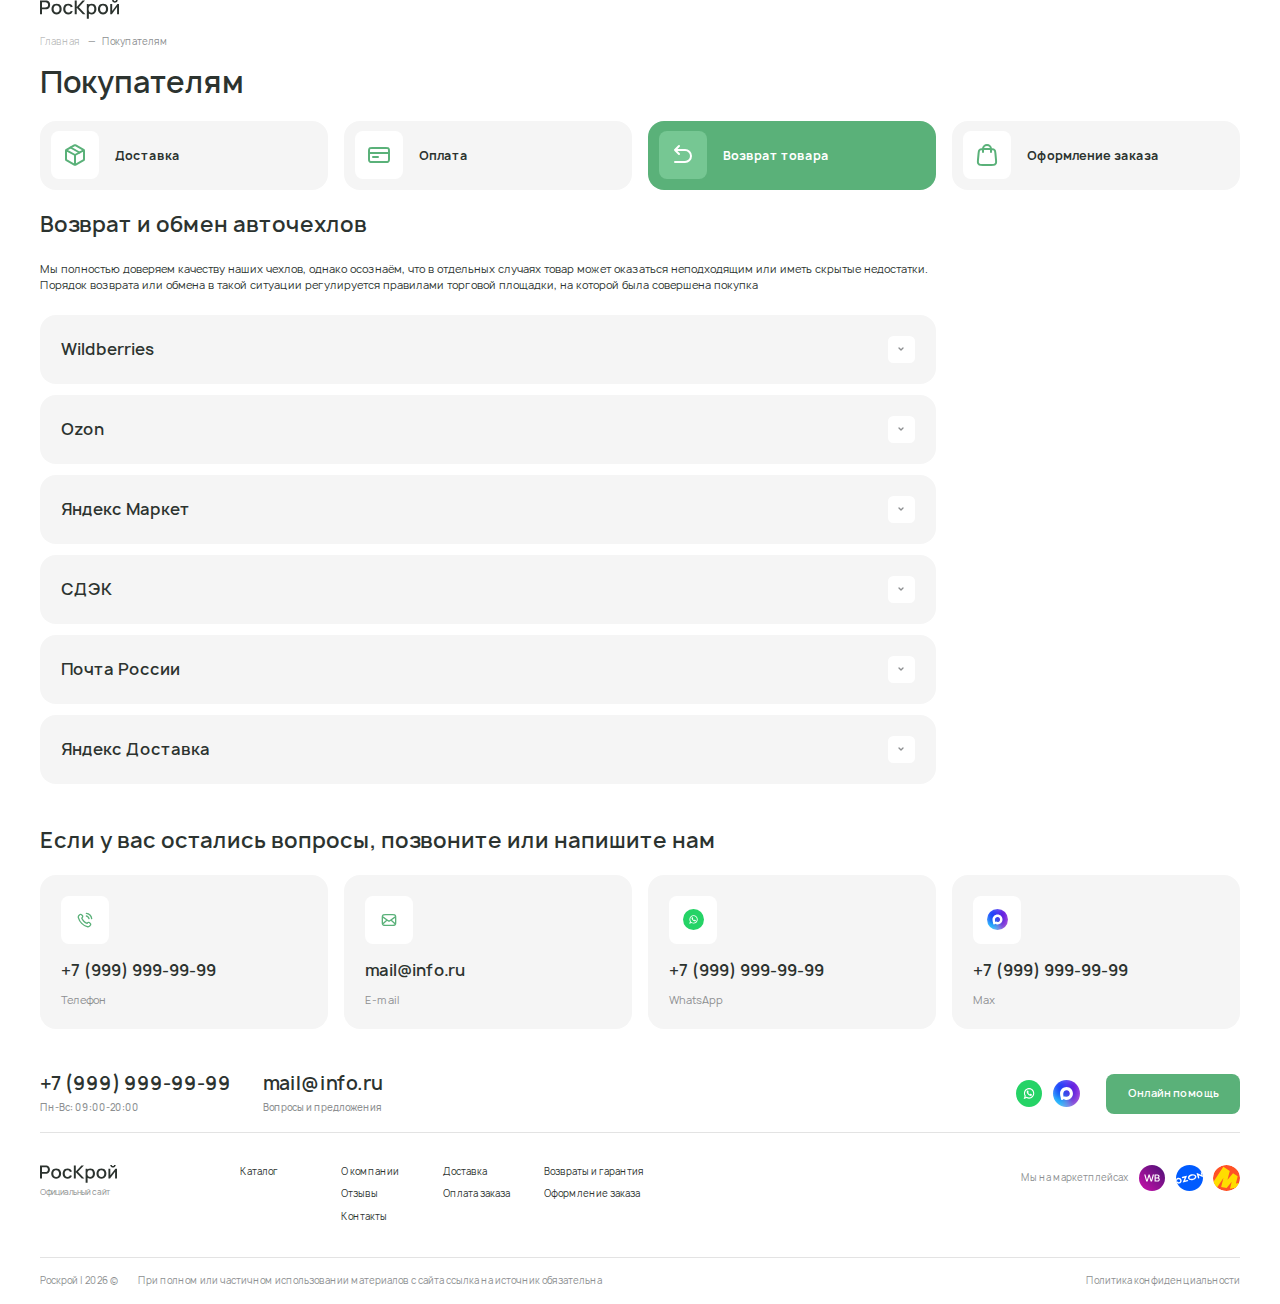
<file: return.html>
<!DOCTYPE html>
<html lang="ru">

<head>
    <meta charset="UTF-8">
    <meta name="viewport" content="width=device-width, initial-scale=1.0">
    <meta name="description" content="">
    <meta name="keywords" content="">
    <meta name="color-scheme" content="light only">
    <link rel="stylesheet" href="css/fancybox.css">
    <link rel="stylesheet" href="css/swiper-bundle.min.css">
    <link rel="stylesheet" href="css/nice-select.css">
    <link rel="stylesheet" href="css/style.min.css">
    <link rel="icon" href="img/favicon.svg" type="image/svg+xml">
    <title>Покупателям</title>
</head>


<body class="m-page">
    <div class="wrapper">
        <header class="header">
            <div class="container">
                <div class="header__inner">
                    <a href="" class="header__logo">
                        <img src="img/logo.svg" alt="">
                    </a>

                    <div class="menu">
                        <nav class="nav">
                            <a href="" class="nav__link"></a>
                        </nav>
                    </div>
                </div>
            </div>

        </header>
        <main class="content">

            <div class="info m-section _first">
                <div class="container">
                    <div class="breadcrumbs">
                        <ul>
                            <li><a href="">Главная</a></li>
                            <li><span>Покупателям</span></li>
                        </ul>
                    </div>
                    <h1 class="h1">
                        Покупателям
                    </h1>

                    <div class="info-nav _mt32 _mt24-mob">
                        <div class="info-nav__show">
                            <div class="info-nav__item">
                                <span class="m-icon"></span>
                                <span class="body-l"></span>
                                <div class="info-nav__arrow">
                                    <img src="img/select-arrow.svg" alt="">
                                </div>
                            </div>
                        </div>
                        <div class="info-nav__hidden grid4 grid-tablet2 grid-mob-small">
                            <a href="" class="info-nav__item ">
                                <span class="m-icon">
                <svg xmlns="http://www.w3.org/2000/svg" width="24" height="24" viewBox="0 0 24 24" fill="none">
                  <path d="M20.5 7.27774L12 12M12 12L3.49997 7.27774M12 12L12 21.5M21 16.0585V7.94144C21 7.5988 21 7.42747 20.9495 7.27468C20.9049 7.1395 20.8318 7.01542 20.7354 6.91073C20.6263 6.79239 20.4766 6.70919 20.177 6.54279L12.777 2.43168C12.4934 2.27412 12.3516 2.19534 12.2015 2.16445C12.0685 2.13712 11.9315 2.13712 11.7986 2.16445C11.6484 2.19534 11.5066 2.27412 11.223 2.43168L3.82297 6.54279C3.52345 6.70919 3.37369 6.79239 3.26463 6.91073C3.16816 7.01542 3.09515 7.1395 3.05048 7.27468C3 7.42748 3 7.5988 3 7.94144V16.0585C3 16.4012 3 16.5725 3.05048 16.7253C3.09515 16.8605 3.16816 16.9846 3.26463 17.0893C3.37369 17.2076 3.52345 17.2908 3.82297 17.4572L11.223 21.5683C11.5066 21.7259 11.6484 21.8046 11.7986 21.8355C11.9315 21.8629 12.0685 21.8629 12.2015 21.8355C12.3516 21.8046 12.4934 21.7259 12.777 21.5683L20.177 17.4572C20.4766 17.2908 20.6263 17.2076 20.7354 17.0893C20.8318 16.9846 20.9049 16.8605 20.9495 16.7253C21 16.5725 21 16.4012 21 16.0585Z" stroke="#5AB179" stroke-width="2" stroke-linecap="round" stroke-linejoin="round"/>
                  <path d="M16.5 9.5L7.5 4.5" stroke="#5AB179" stroke-width="2" stroke-linecap="round" stroke-linejoin="round"/>
                </svg>
            </span>
                                <span class="body-l">Доставка</span>
                            </a>
                            <a href="" class="info-nav__item ">
                                <span class="m-icon">
                <svg xmlns="http://www.w3.org/2000/svg" width="24" height="24" viewBox="0 0 24 24" fill="none">
                  <path d="M22 10H2M11 14H6M2 8.2L2 15.8C2 16.9201 2 17.4802 2.21799 17.908C2.40973 18.2843 2.71569 18.5903 3.09202 18.782C3.51984 19 4.07989 19 5.2 19L18.8 19C19.9201 19 20.4802 19 20.908 18.782C21.2843 18.5903 21.5903 18.2843 21.782 17.908C22 17.4802 22 16.9201 22 15.8V8.2C22 7.0799 22 6.51984 21.782 6.09202C21.5903 5.7157 21.2843 5.40974 20.908 5.21799C20.4802 5 19.9201 5 18.8 5L5.2 5C4.0799 5 3.51984 5 3.09202 5.21799C2.7157 5.40973 2.40973 5.71569 2.21799 6.09202C2 6.51984 2 7.07989 2 8.2Z" stroke="#5AB179" stroke-width="2" stroke-linecap="round" stroke-linejoin="round"/>
                </svg>
            </span>
                                <span class="body-l">Оплата</span>
                            </a>
                            <a href="" class="info-nav__item _active">
                                <span class="m-icon">
                <svg xmlns="http://www.w3.org/2000/svg" width="24" height="24" viewBox="0 0 24 24" fill="none">
                  <path d="M4 7H14C17.3137 7 20 9.68629 20 13C20 16.3137 17.3137 19 14 19H4M4 7L8 3M4 7L8 11" stroke="#5AB179" stroke-width="2" stroke-linecap="round" stroke-linejoin="round"/>
                </svg>
            </span>
                                <span class="body-l">Возврат товара</span>
                            </a>
                            <a href="" class="info-nav__item ">
                                <span class="m-icon">
                <svg xmlns="http://www.w3.org/2000/svg" width="24" height="24" viewBox="0 0 24 24" fill="none">
                  <path d="M16.0004 9V6C16.0004 3.79086 14.2095 2 12.0004 2C9.79123 2 8.00037 3.79086 8.00037 6V9M3.59237 10.352L2.99237 16.752C2.82178 18.5717 2.73648 19.4815 3.03842 20.1843C3.30367 20.8016 3.76849 21.3121 4.35839 21.6338C5.0299 22 5.94374 22 7.77142 22H16.2293C18.057 22 18.9708 22 19.6423 21.6338C20.2322 21.3121 20.6971 20.8016 20.9623 20.1843C21.2643 19.4815 21.179 18.5717 21.0084 16.752L20.4084 10.352C20.2643 8.81535 20.1923 8.04704 19.8467 7.46616C19.5424 6.95458 19.0927 6.54511 18.555 6.28984C17.9444 6 17.1727 6 15.6293 6L8.37142 6C6.82806 6 6.05638 6 5.44579 6.28984C4.90803 6.54511 4.45838 6.95458 4.15403 7.46616C3.80846 8.04704 3.73643 8.81534 3.59237 10.352Z" stroke="#5AB179" stroke-width="2" stroke-linecap="round" stroke-linejoin="round"/>
                </svg>
            </span>
                                <span class="body-l">Оформление заказа</span>
                            </a>
                        </div>
                    </div>

                    <div class="_max-w84 _mt32 _mt24-mob">
                        <div class="text">
                            <h2>
                                Возврат и обмен авточехлов
                            </h2>
                            <hr>
                            <p>
                                Мы полностью доверяем качеству наших чехлов, однако осознаём, что в отдельных случаях товар может оказаться неподходящим или иметь скрытые недостатки. Порядок возврата или обмена в такой ситуации регулируется правилами торговой площадки, на которой была совершена покупка
                            </p>
                        </div>
                        <div class="_mt32 _mt24-mob">
                            <div class="faq__items">
                                <div class="qa-card anim-newSing anim-newSing--transform">
                                    <div class="qa-card__show">
                                        <div class="qa-card__title h4">
                                            Wildberries 
                                        </div>
                                        <div class="qa-card__btn">
                                            <svg xmlns="http://www.w3.org/2000/svg" width="12" height="12" viewBox="0 0 12 12" fill="none">
                                                <path d="M3 4.5L6 7.5L9 4.5" stroke="#8D8F91" stroke-width="2" stroke-linecap="round" stroke-linejoin="round" />
                                            </svg>
                                        </div>
                                    </div>
                                    <div class="qa-card__hidden">
                                        <div class="text">
                                            <h5>
                                                Если чехлы не подошли
                                            </h5>
                                            <p>
                                                У вас есть 14 дней с момента получения заказа, чтобы инициировать процедуру возврата.
                                            </p>

                                            <hr>

                                            <h5>
                                                Как осуществляется доставка
                                            </h5>
                                            <ul>
                                                <li>изделие сохраняет первоначальный внешний вид;</li>
                                                <li>присутствует оригинальная упаковка и все бирки;</li>
                                                <li>отсутствуют признаки эксплуатации.</li>
                                            </ul>

                                            <hr>

                                            <h5>
                                                Пошаговая инструкция по оформлению возврата:
                                            </h5>
                                            <ul>
                                                <li>Войдите в Личный кабинет на платформе.</li>
                                                <li>Перейдите в раздел «Покупки», затем — «Возвраты».</li>
                                                <li>Выберите соответствующий заказ и укажите причину возврата: «Не подошёл».</li>
                                                <li>Получите сгенерированный QR‑код.</li>
                                                <li>Передайте упакованный товар в любой пункт выдачи Wildberries.</li>
                                            </ul>
                                            <p>
                                                После того как посылка будет принята и проверена, средства поступят на ваш счёт в течение 10 рабочих дней.
                                            </p>

                                            <hr>

                                            <h5>
                                                Обнаружен производственный дефект (действует гарантия 1 год)
                                            </h5>
                                            <p>
                                                Мы гарантируем качество продукции и готовы оперативно решить вопрос при выявлении заводского брака.
                                            </p>

                                            <hr>

                                            <h5>
                                                Порядок действий:
                                            </h5>
                                            <ul>
                                                <li>Сделайте качественные фото‑ или видеоматериалы, чётко демонстрирующие дефект.</li>
                                                <li>В разделе «Возвраты» создайте заявку, указав причину: «Обнаружен брак».</li>
                                                <li>Приложите подготовленные материалы к заявке.</li>
                                            </ul>
                                            <p>
                                                После рассмотрения обращения наш менеджер направит вам индивидуальные рекомендации по дальнейшим действиям — обмену товара или возврату средств.
                                            </p>
                                        </div>
                                    </div>
                                </div>

                                <div class="qa-card anim-newSing anim-newSing--transform">
                                    <div class="qa-card__show">
                                        <div class="qa-card__title h4">
                                            Ozon
                                        </div>
                                        <div class="qa-card__btn">
                                            <svg xmlns="http://www.w3.org/2000/svg" width="12" height="12" viewBox="0 0 12 12" fill="none">
                                                <path d="M3 4.5L6 7.5L9 4.5" stroke="#8D8F91" stroke-width="2" stroke-linecap="round" stroke-linejoin="round" />
                                            </svg>
                                        </div>
                                    </div>
                                    <div class="qa-card__hidden">
                                        <div class="text">
                                            <h5>
                                                Если чехлы не подошли
                                            </h5>
                                            <p>
                                                У вас есть 14 дней с момента получения заказа, чтобы инициировать процедуру возврата.
                                            </p>

                                            <hr>

                                            <h5>
                                                Как осуществляется доставка
                                            </h5>
                                            <ul>
                                                <li>изделие сохраняет первоначальный внешний вид;</li>
                                                <li>присутствует оригинальная упаковка и все бирки;</li>
                                                <li>отсутствуют признаки эксплуатации.</li>
                                            </ul>

                                            <hr>

                                            <h5>
                                                Пошаговая инструкция по оформлению возврата:
                                            </h5>
                                            <ul>
                                                <li>Войдите в Личный кабинет на платформе.</li>
                                                <li>Перейдите в раздел «Покупки», затем — «Возвраты».</li>
                                                <li>Выберите соответствующий заказ и укажите причину возврата: «Не подошёл».</li>
                                                <li>Получите сгенерированный QR‑код.</li>
                                                <li>Передайте упакованный товар в любой пункт выдачи Wildberries.</li>
                                            </ul>
                                            <p>
                                                После того как посылка будет принята и проверена, средства поступят на ваш счёт в течение 10 рабочих дней.
                                            </p>

                                            <hr>

                                            <h5>
                                                Обнаружен производственный дефект (действует гарантия 1 год)
                                            </h5>
                                            <p>
                                                Мы гарантируем качество продукции и готовы оперативно решить вопрос при выявлении заводского брака.
                                            </p>

                                            <hr>

                                            <h5>
                                                Порядок действий:
                                            </h5>
                                            <ul>
                                                <li>Сделайте качественные фото‑ или видеоматериалы, чётко демонстрирующие дефект.</li>
                                                <li>В разделе «Возвраты» создайте заявку, указав причину: «Обнаружен брак».</li>
                                                <li>Приложите подготовленные материалы к заявке.</li>
                                            </ul>
                                            <p>
                                                После рассмотрения обращения наш менеджер направит вам индивидуальные рекомендации по дальнейшим действиям — обмену товара или возврату средств.
                                            </p>
                                        </div>
                                    </div>
                                </div>

                                <div class="qa-card anim-newSing anim-newSing--transform">
                                    <div class="qa-card__show">
                                        <div class="qa-card__title h4">
                                            Яндекс Маркет
                                        </div>
                                        <div class="qa-card__btn">
                                            <svg xmlns="http://www.w3.org/2000/svg" width="12" height="12" viewBox="0 0 12 12" fill="none">
                                                <path d="M3 4.5L6 7.5L9 4.5" stroke="#8D8F91" stroke-width="2" stroke-linecap="round" stroke-linejoin="round" />
                                            </svg>
                                        </div>
                                    </div>
                                    <div class="qa-card__hidden">
                                        <div class="text">
                                            <h5>
                                                Если чехлы не подошли
                                            </h5>
                                            <p>
                                                У вас есть 14 дней с момента получения заказа, чтобы инициировать процедуру возврата.
                                            </p>

                                            <hr>

                                            <h5>
                                                Как осуществляется доставка
                                            </h5>
                                            <ul>
                                                <li>изделие сохраняет первоначальный внешний вид;</li>
                                                <li>присутствует оригинальная упаковка и все бирки;</li>
                                                <li>отсутствуют признаки эксплуатации.</li>
                                            </ul>

                                            <hr>

                                            <h5>
                                                Пошаговая инструкция по оформлению возврата:
                                            </h5>
                                            <ul>
                                                <li>Войдите в Личный кабинет на платформе.</li>
                                                <li>Перейдите в раздел «Покупки», затем — «Возвраты».</li>
                                                <li>Выберите соответствующий заказ и укажите причину возврата: «Не подошёл».</li>
                                                <li>Получите сгенерированный QR‑код.</li>
                                                <li>Передайте упакованный товар в любой пункт выдачи Wildberries.</li>
                                            </ul>
                                            <p>
                                                После того как посылка будет принята и проверена, средства поступят на ваш счёт в течение 10 рабочих дней.
                                            </p>

                                            <hr>

                                            <h5>
                                                Обнаружен производственный дефект (действует гарантия 1 год)
                                            </h5>
                                            <p>
                                                Мы гарантируем качество продукции и готовы оперативно решить вопрос при выявлении заводского брака.
                                            </p>

                                            <hr>

                                            <h5>
                                                Порядок действий:
                                            </h5>
                                            <ul>
                                                <li>Сделайте качественные фото‑ или видеоматериалы, чётко демонстрирующие дефект.</li>
                                                <li>В разделе «Возвраты» создайте заявку, указав причину: «Обнаружен брак».</li>
                                                <li>Приложите подготовленные материалы к заявке.</li>
                                            </ul>
                                            <p>
                                                После рассмотрения обращения наш менеджер направит вам индивидуальные рекомендации по дальнейшим действиям — обмену товара или возврату средств.
                                            </p>
                                        </div>
                                    </div>
                                </div>

                                <div class="qa-card anim-newSing anim-newSing--transform">
                                    <div class="qa-card__show">
                                        <div class="qa-card__title h4">
                                            СДЭК
                                        </div>
                                        <div class="qa-card__btn">
                                            <svg xmlns="http://www.w3.org/2000/svg" width="12" height="12" viewBox="0 0 12 12" fill="none">
                                                <path d="M3 4.5L6 7.5L9 4.5" stroke="#8D8F91" stroke-width="2" stroke-linecap="round" stroke-linejoin="round" />
                                            </svg>
                                        </div>
                                    </div>
                                    <div class="qa-card__hidden">
                                        <div class="text">
                                            <h5>
                                                Если чехлы не подошли
                                            </h5>
                                            <p>
                                                У вас есть 14 дней с момента получения заказа, чтобы инициировать процедуру возврата.
                                            </p>

                                            <hr>

                                            <h5>
                                                Как осуществляется доставка
                                            </h5>
                                            <ul>
                                                <li>изделие сохраняет первоначальный внешний вид;</li>
                                                <li>присутствует оригинальная упаковка и все бирки;</li>
                                                <li>отсутствуют признаки эксплуатации.</li>
                                            </ul>

                                            <hr>

                                            <h5>
                                                Пошаговая инструкция по оформлению возврата:
                                            </h5>
                                            <ul>
                                                <li>Войдите в Личный кабинет на платформе.</li>
                                                <li>Перейдите в раздел «Покупки», затем — «Возвраты».</li>
                                                <li>Выберите соответствующий заказ и укажите причину возврата: «Не подошёл».</li>
                                                <li>Получите сгенерированный QR‑код.</li>
                                                <li>Передайте упакованный товар в любой пункт выдачи Wildberries.</li>
                                            </ul>
                                            <p>
                                                После того как посылка будет принята и проверена, средства поступят на ваш счёт в течение 10 рабочих дней.
                                            </p>

                                            <hr>

                                            <h5>
                                                Обнаружен производственный дефект (действует гарантия 1 год)
                                            </h5>
                                            <p>
                                                Мы гарантируем качество продукции и готовы оперативно решить вопрос при выявлении заводского брака.
                                            </p>

                                            <hr>

                                            <h5>
                                                Порядок действий:
                                            </h5>
                                            <ul>
                                                <li>Сделайте качественные фото‑ или видеоматериалы, чётко демонстрирующие дефект.</li>
                                                <li>В разделе «Возвраты» создайте заявку, указав причину: «Обнаружен брак».</li>
                                                <li>Приложите подготовленные материалы к заявке.</li>
                                            </ul>
                                            <p>
                                                После рассмотрения обращения наш менеджер направит вам индивидуальные рекомендации по дальнейшим действиям — обмену товара или возврату средств.
                                            </p>
                                        </div>
                                    </div>
                                </div>

                                <div class="qa-card anim-newSing anim-newSing--transform">
                                    <div class="qa-card__show">
                                        <div class="qa-card__title h4">
                                            Почта России
                                        </div>
                                        <div class="qa-card__btn">
                                            <svg xmlns="http://www.w3.org/2000/svg" width="12" height="12" viewBox="0 0 12 12" fill="none">
                                                <path d="M3 4.5L6 7.5L9 4.5" stroke="#8D8F91" stroke-width="2" stroke-linecap="round" stroke-linejoin="round" />
                                            </svg>
                                        </div>
                                    </div>
                                    <div class="qa-card__hidden">
                                        <div class="text">
                                            <h5>
                                                Если чехлы не подошли
                                            </h5>
                                            <p>
                                                У вас есть 14 дней с момента получения заказа, чтобы инициировать процедуру возврата.
                                            </p>

                                            <hr>

                                            <h5>
                                                Как осуществляется доставка
                                            </h5>
                                            <ul>
                                                <li>изделие сохраняет первоначальный внешний вид;</li>
                                                <li>присутствует оригинальная упаковка и все бирки;</li>
                                                <li>отсутствуют признаки эксплуатации.</li>
                                            </ul>

                                            <hr>

                                            <h5>
                                                Пошаговая инструкция по оформлению возврата:
                                            </h5>
                                            <ul>
                                                <li>Войдите в Личный кабинет на платформе.</li>
                                                <li>Перейдите в раздел «Покупки», затем — «Возвраты».</li>
                                                <li>Выберите соответствующий заказ и укажите причину возврата: «Не подошёл».</li>
                                                <li>Получите сгенерированный QR‑код.</li>
                                                <li>Передайте упакованный товар в любой пункт выдачи Wildberries.</li>
                                            </ul>
                                            <p>
                                                После того как посылка будет принята и проверена, средства поступят на ваш счёт в течение 10 рабочих дней.
                                            </p>

                                            <hr>

                                            <h5>
                                                Обнаружен производственный дефект (действует гарантия 1 год)
                                            </h5>
                                            <p>
                                                Мы гарантируем качество продукции и готовы оперативно решить вопрос при выявлении заводского брака.
                                            </p>

                                            <hr>

                                            <h5>
                                                Порядок действий:
                                            </h5>
                                            <ul>
                                                <li>Сделайте качественные фото‑ или видеоматериалы, чётко демонстрирующие дефект.</li>
                                                <li>В разделе «Возвраты» создайте заявку, указав причину: «Обнаружен брак».</li>
                                                <li>Приложите подготовленные материалы к заявке.</li>
                                            </ul>
                                            <p>
                                                После рассмотрения обращения наш менеджер направит вам индивидуальные рекомендации по дальнейшим действиям — обмену товара или возврату средств.
                                            </p>
                                        </div>
                                    </div>
                                </div>

                                <div class="qa-card anim-newSing anim-newSing--transform">
                                    <div class="qa-card__show">
                                        <div class="qa-card__title h4">
                                            Яндекс Доставка
                                        </div>
                                        <div class="qa-card__btn">
                                            <svg xmlns="http://www.w3.org/2000/svg" width="12" height="12" viewBox="0 0 12 12" fill="none">
                                                <path d="M3 4.5L6 7.5L9 4.5" stroke="#8D8F91" stroke-width="2" stroke-linecap="round" stroke-linejoin="round" />
                                            </svg>
                                        </div>
                                    </div>
                                    <div class="qa-card__hidden">
                                        <div class="text">
                                            <h5>
                                                Если чехлы не подошли
                                            </h5>
                                            <p>
                                                У вас есть 14 дней с момента получения заказа, чтобы инициировать процедуру возврата.
                                            </p>

                                            <hr>

                                            <h5>
                                                Как осуществляется доставка
                                            </h5>
                                            <ul>
                                                <li>изделие сохраняет первоначальный внешний вид;</li>
                                                <li>присутствует оригинальная упаковка и все бирки;</li>
                                                <li>отсутствуют признаки эксплуатации.</li>
                                            </ul>

                                            <hr>

                                            <h5>
                                                Пошаговая инструкция по оформлению возврата:
                                            </h5>
                                            <ul>
                                                <li>Войдите в Личный кабинет на платформе.</li>
                                                <li>Перейдите в раздел «Покупки», затем — «Возвраты».</li>
                                                <li>Выберите соответствующий заказ и укажите причину возврата: «Не подошёл».</li>
                                                <li>Получите сгенерированный QR‑код.</li>
                                                <li>Передайте упакованный товар в любой пункт выдачи Wildberries.</li>
                                            </ul>
                                            <p>
                                                После того как посылка будет принята и проверена, средства поступят на ваш счёт в течение 10 рабочих дней.
                                            </p>

                                            <hr>

                                            <h5>
                                                Обнаружен производственный дефект (действует гарантия 1 год)
                                            </h5>
                                            <p>
                                                Мы гарантируем качество продукции и готовы оперативно решить вопрос при выявлении заводского брака.
                                            </p>

                                            <hr>

                                            <h5>
                                                Порядок действий:
                                            </h5>
                                            <ul>
                                                <li>Сделайте качественные фото‑ или видеоматериалы, чётко демонстрирующие дефект.</li>
                                                <li>В разделе «Возвраты» создайте заявку, указав причину: «Обнаружен брак».</li>
                                                <li>Приложите подготовленные материалы к заявке.</li>
                                            </ul>
                                            <p>
                                                После рассмотрения обращения наш менеджер направит вам индивидуальные рекомендации по дальнейшим действиям — обмену товара или возврату средств.
                                            </p>
                                        </div>
                                    </div>
                                </div>

                            </div>
                        </div>
                    </div>
                </div>
            </div>

            <div class="contact-us m-section">
                <div class="container">
                    <div class="h2">
                        Если у вас остались вопросы, позвоните или напишите нам
                    </div>
                    <div class="_mt32 _mt24-mob">
                        <div class="contact-items grid4 grid-tablet2 grid-mob-small">
                            <div class="contact-card m-card">
                                <div class="m-icon">
                                    <img src="img/contact-icon.svg" alt="">
                                </div>
                                <div class="_mt24">
                                    <div class="h4">
                                        <a href="">+7 (999) 999-99-99</a>
                                    </div>
                                    <div class="_mt16">
                                        <div class="body-m gray-text">
                                            Телефон
                                        </div>
                                    </div>
                                </div>
                            </div>
                            <div class="contact-card m-card">
                                <div class="m-icon">
                                    <img src="img/contact-icon2.svg" alt="">
                                </div>
                                <div class="_mt24">
                                    <div class="h4">
                                        <a href="">mail@info.ru</a>
                                    </div>
                                    <div class="_mt16">
                                        <div class="body-m gray-text">
                                            E-mail
                                        </div>
                                    </div>
                                </div>
                            </div>
                            <div class="contact-card m-card">
                                <div class="m-icon _big">
                                    <img src="img/contact-icon3.svg" alt="">
                                </div>
                                <div class="_mt24">
                                    <div class="h4">
                                        <a href="">+7 (999) 999-99-99</a>
                                    </div>
                                    <div class="_mt16">
                                        <div class="body-m gray-text">
                                            WhatsApp
                                        </div>
                                    </div>
                                </div>
                            </div>
                            <div class="contact-card m-card">
                                <div class="m-icon _big">
                                    <img src="img/contact-icon4.svg" alt="">
                                </div>
                                <div class="_mt24">
                                    <div class="h4">
                                        <a href="">+7 (999) 999-99-99</a>
                                    </div>
                                    <div class="_mt16">
                                        <div class="body-m gray-text">
                                            Max
                                        </div>
                                    </div>
                                </div>
                            </div>
                        </div>

                    </div>
                </div>

            </div>

        </main>
        <footer class="footer">
            <div class="container">
                <div class="footer__inner">
                    <div class="footer__top _flex-between">
                        <div class="footer-contacts">
                            <div class="footer-contacts__item">
                                <div class="h3">
                                    <a href="tel:+79999999999">+7 (999) 999-99-99</a>
                                </div>
                                <div class="_mt8">
                                    <div class="body-s medium-text gray-text">
                                        Пн-Вс: 09:00-20:00
                                    </div>
                                </div>
                            </div>
                            <div class="footer-contacts__item">
                                <div class="h3">
                                    <a href="mailto:mail@info.ru">mail@info.ru</a>
                                </div>
                                <div class="_mt8">
                                    <div class="body-s medium-text gray-text">
                                        Вопросы и предложения
                                    </div>
                                </div>
                            </div>
                        </div>
                        <div class="footer-contacts2 _flex">
                            <div class="socials">
                                <a href="" class="socials__item">
                                    <img src="img/whatsapp.svg" alt="">
                                </a>
                                <a href="" class="socials__item">
                                    <img src="img/max.svg" alt="">
                                </a>
                            </div>

                            <button class="footer-contacts2__btn m-btn m-btn-green">
                                <span>Онлайн помощь</span>
                            </button>
                        </div>
                    </div>
                    <div class="footer__middle">
                        <div class="footer__middle-col">
                            <a href="" class="footer__logo">
                                <img src="img/logo.svg" alt="">
                            </a>
                            <div class="_mt4">
                                <div class="body-xs gray-text">
                                    Официальный сайт
                                </div>
                            </div>
                        </div>
                        <div class="footer__middle-col2">
                            <div class="footer-nav">
                                <ul>
                                    <li><a href="">Каталог</a></li>
                                </ul>
                                <ul>
                                    <li><a href="">О компании</a></li>
                                    <li><a href="">Отзывы</a></li>
                                    <li><a href="">Контакты</a></li>
                                </ul>
                                <ul>
                                    <li><a href="">Доставка</a></li>
                                    <li><a href="">Оплата заказа</a></li>
                                </ul>
                                <ul>
                                    <li><a href="">Возвраты и гарантия</a></li>
                                    <li><a href="">Оформление заказа</a></li>
                                </ul>
                            </div>
                        </div>
                        <div class="footer__middle-col3">
                            <div class="footer-socials _flex">
                                <div class="body-s gray-text">
                                    Мы на маркетплейсах
                                </div>
                                <div class="socials">
                                    <a href="" class="socials__item">
                                        <img src="img/wb.svg" alt="">
                                    </a>
                                    <a href="" class="socials__item">
                                        <img src="img/ozon.svg" alt="">
                                    </a>
                                    <a href="" class="socials__item">
                                        <img src="img/ym.svg" alt="">
                                    </a>
                                </div>

                            </div>
                        </div>
                    </div>
                    <div class="footer__bottom _flex">
                        <div class="body-s gray-text">Роскрой | 2026 ©</div>
                        <div class="body-s gray-text">При полном или частичном использовании материалов с сайта ссылка на источник обязательна</div>
                        <div class="footer__link body-s gray-text">
                            <a href="">Политика конфиденциальности</a>
                        </div>
                    </div>
                </div>
            </div>

        </footer>
    </div>

    <script src="js/jquery.min.js"></script>
    <script src="js/fancybox.umd.js"></script>
    <script src="js/jquery.maskedinput.min.js"></script>
    <script src="js/swiper-bundle.min.js"></script>
    <script src="js/jquery.nice-select.min.js"></script>
    <script src="js/main.min.js"></script>

</body>

</html>
</file>
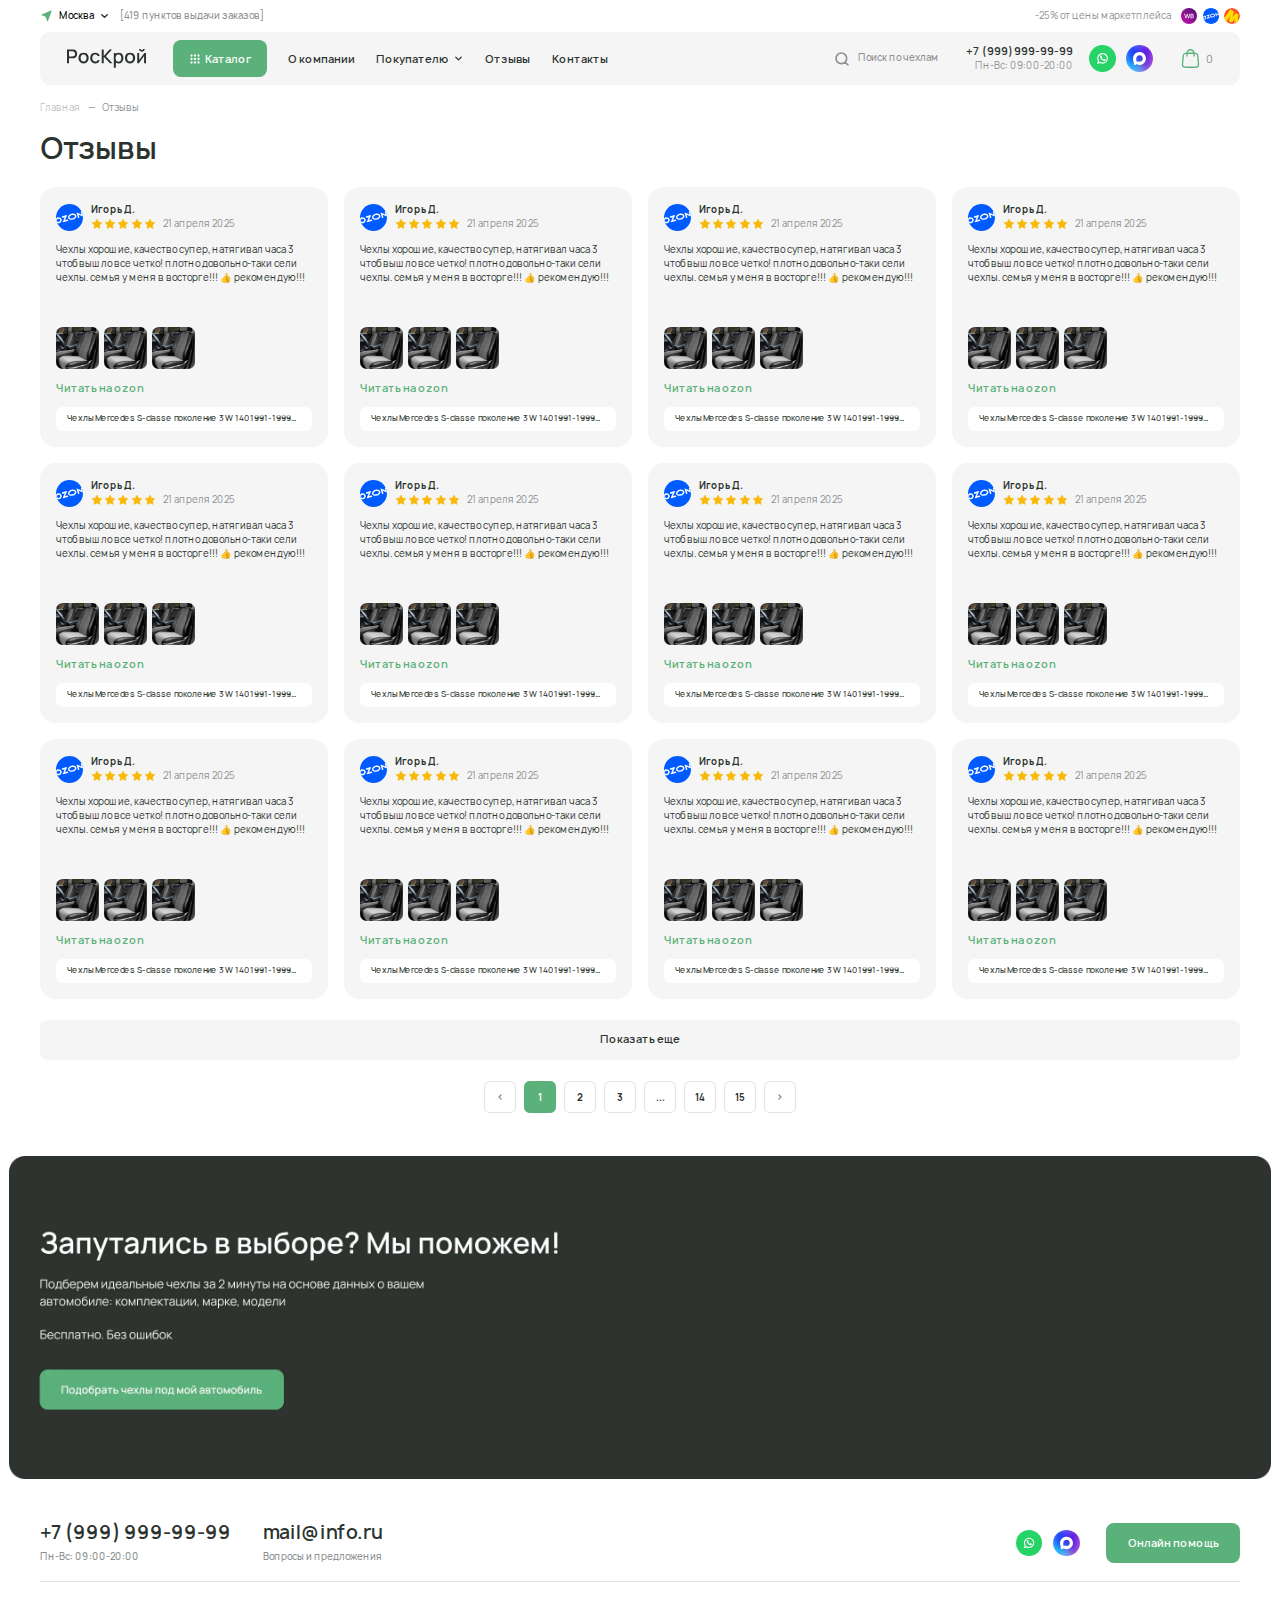
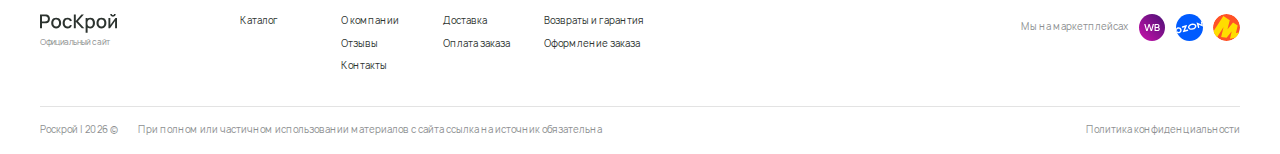
<file: reviews.html>
<!DOCTYPE html>
<html lang="ru">

<head>
    <meta charset="UTF-8">
    <meta name="viewport" content="width=device-width, initial-scale=1.0">
    <meta name="description" content="">
    <meta name="keywords" content="">
    <meta name="color-scheme" content="light only">
    <link rel="stylesheet" href="css/fancybox.css">
    <link rel="stylesheet" href="css/swiper-bundle.min.css">
    <link rel="stylesheet" href="css/nice-select.css">
    <link rel="stylesheet" href="css/nouislider.min.css">
    <link rel="stylesheet" href="css/style.min.css">
    <link rel="icon" href="img/favicon.svg" type="image/svg+xml">
    <title>Отзывы</title>
</head>


<body class="m-page">
    <div class="wrapper">
        <header class="header">
            <div class="container">
                <div class="header-top _flex-between">
                    <div class="header-city _flex">
                        <button data-modal="cityModal" class="header-city__btn _flex">
                            <img src="img/mark.svg" alt="" class="header-city__mark">
                            <span class="body-s medium-text">Москва</span>
                            <img src="img/arrow.svg" alt="" class="header-city__arrow">
                        </button>
                        <div class="body-s gray-text medium-text">
                            [419 пунктов выдачи заказов]
                        </div>
                    </div>
                    <div class="header-shops _flex">
                        <div class="body-s gray-text">-25% от цены маркетплейса</div>
                        <div class="socials">
                            <a href="" class="socials__item">
                                <img src="img/wb.svg" alt="">
                            </a>
                            <a href="" class="socials__item">
                                <img src="img/ozon.svg" alt="">
                            </a>
                            <a href="" class="socials__item">
                                <img src="img/ym.svg" alt="">
                            </a>
                        </div>

                    </div>
                </div>

                <div class="header-bottom _flex-between">
                    <div class="_flex">
                        <button class="burger _toggle-menu">
                            <img src="img/burger.svg" alt="">
                        </button>
                        <a href="" class="header__logo">
                            <img src="img/logo.svg" alt="">
                        </a>
                        <button class="_toggle-catalog catalog-btn m-btn-green">
                            <span class="catalog-btn__img">
                    <img src="img/burger2.svg" alt="" class="_view1">
                    <img src="img/burger3.svg" alt="" class="_view2">
                </span>
                            <span class="body-m">Каталог</span>
                        </button>
                        <div class="menu">
                            <div class="menu__top">
                                <a href="" class="header__logo">
                                    <img src="img/logo.svg" alt="">
                                </a>
                                <button class="menu__close _toggle-menu">
                                    <img src="img/close.svg" alt="">
                                </button>
                            </div>
                            <div class="menu__scroll">
                                <nav class="nav">
                                    <a href="" class="nav__link">
                                        <span>О компании</span>
                                    </a>
                                    <div class="nav-item">
                                        <div class="nav-item__top">
                                            <span>Покупателю</span>
                                        </div>
                                        <div class="nav-item__bottom">
                                            <div class="nav-item__inner">
                                                <ul class="nav-item__list">
                                                    <li><a href="">Доставка</a></li>
                                                    <li><a href="">Самовывоз</a></li>
                                                    <li><a href="">Оплата заказа</a></li>
                                                    <li><a href="">Оформление заказа</a></li>
                                                    <li><a href="">Возврат и гарантия</a></li>
                                                    <li><a href="">Установка</a></li>
                                                </ul>
                                            </div>
                                        </div>
                                    </div>
                                    <a href="" class="nav__link">
                                        <span>Отзывы</span>
                                    </a>
                                    <a href="" class="nav__link">
                                        <span>Контакты</span>
                                    </a>
                                </nav>

                                <div class="menu-bottom">
                                    <div class="socials">
                                        <a href="" class="socials__item">
                                            <img src="img/whatsapp.svg" alt="">
                                        </a>
                                        <a href="" class="socials__item">
                                            <img src="img/max.svg" alt="">
                                        </a>
                                    </div>

                                    <div class="menu-bottom__content _flex">
                                        <div class="menu-bottom__info">
                                            <a href="tel:+79999999999" class="h3">
                                                +7 (999) 999-99-99
                                            </a>
                                            <div class="_mt4">
                                                <div class="body-s gray-text">
                                                    Пн-Вс: 09:00-20:00
                                                </div>
                                            </div>
                                        </div>
                                    </div>
                                </div>
                            </div>
                            <div class="menu__bg _toggle-menu"></div>
                        </div>
                    </div>
                    <div class="_flex">
                        <button class="header-bottom__search _flex">
                            <img src="img/search.svg" alt="">
                            <span class="body-s gray-text medium-text">Поиск по чехлам</span>
                        </button>
                        <div class="header-contacts _flex">
                            <div class="header-contacts__phone">
                                <a href="" class="header-contacts__phone-link">
                                    <img src="img/phone.svg" alt="">
                                    <span class="body-m semi-bold-text">+7 (999) 999-99-99</span>
                                </a>
                                <div class="body-s gray-text">
                                    Пн-Вс: 09:00-20:00
                                </div>
                            </div>
                            <div class="socials">
                                <a href="" class="socials__item">
                                    <img src="img/whatsapp.svg" alt="">
                                </a>
                                <a href="" class="socials__item">
                                    <img src="img/max.svg" alt="">
                                </a>
                            </div>

                        </div>
                        <div class="header-cart" data-modal="cartModal">
                            <img src="img/bag2.svg" alt="">
                            <span class="body-m gray-text">0</span>
                        </div>
                    </div>
                </div>
            </div>

            <div class="header-search">
                <div class="container">
                    <div class="header-search__top _flex">
                        <div class="header-search__field m-search">
                            <div class="fg">
                                <input type="text" placeholder="Поиск">
                            </div>
                            <img src="img/search.svg" alt="" class="m-search__img">
                            <button class="m-search__btn2 m-btn m-btn-green">
                                <img src="img/search2.svg" alt="">
                            </button>
                        </div>
                        <button class="header-search__close m-close _toggle-search">
                            <img src="img/close.svg" alt="">
                        </button>
                    </div>
                </div>
            </div>
            <div class="header-search__bg modal-bg _toggle-search"></div>

            <div class="header-catalog">
                <div class="container">
                    <div class="header-catalog__inner">
                        <div class="header-catalog__col">
                            <div class="h4">
                                Каталог
                            </div>
                            <div class="m-search _mt16">
                                <div class="fg fg-transparent">
                                    <input type="text" placeholder="Поиск марки">
                                </div>
                                <img src="img/search.svg" alt="">
                            </div>
                            <div class="header-catalog__items _mt24">
                                <div class="header-catalog__item" data-id="1">
                                    <img src="img/menu-icon2.webp" alt="">
                                    <span class="body-m">Audi</span>
                                </div>
                                <div class="header-catalog__item" data-id="2">
                                    <img src="img/menu-icon3.webp" alt="">
                                    <span class="body-m">BMW</span>
                                </div>
                                <div class="header-catalog__item" data-id="3">
                                    <img src="img/menu-icon4.webp" alt="">
                                    <span class="body-m">Brilliance</span>
                                </div>
                                <div class="header-catalog__item" data-id="4">
                                    <img src="img/menu-icon9.webp" alt="">
                                    <span class="body-m">BYD</span>
                                </div>
                                <div class="header-catalog__item" data-id="5">
                                    <img src="img/menu-icon5.webp" alt="">
                                    <span class="body-m">Chery</span>
                                </div>
                                <div class="header-catalog__item" data-id="6">
                                    <img src="img/menu-icon6.webp" alt="">
                                    <span class="body-m">Chevrolet</span>
                                </div>
                                <div class="header-catalog__item" data-id="7">
                                    <img src="img/menu-icon7.webp" alt="">
                                    <span class="body-m">Citroen</span>
                                </div>
                                <div class="header-catalog__item" data-id="8">
                                    <img src="img/menu-icon8.webp" alt="">
                                    <span class="body-m">Daewoo</span>
                                </div>
                                <div class="header-catalog__item" data-id="9">
                                    <img src="img/menu-icon3.webp" alt="">
                                    <span class="body-m">Brilliance</span>
                                </div>
                                <div class="header-catalog__item" data-id="10">
                                    <img src="img/menu-icon9.webp" alt="">
                                    <span class="body-m">BYD</span>
                                </div>
                                <div class="header-catalog__item" data-id="11">
                                    <img src="img/menu-icon4.webp" alt="">
                                    <span class="body-m">Chery</span>
                                </div>
                                <div class="header-catalog__item" data-id="12">
                                    <img src="img/menu-icon5.webp" alt="">
                                    <span class="body-m">Chevrolet</span>
                                </div>
                                <div class="header-catalog__item" data-id="13">
                                    <img src="img/menu-icon6.webp" alt="">
                                    <span class="body-m">Chevrolet</span>
                                </div>
                                <div class="header-catalog__item" data-id="14">
                                    <img src="img/menu-icon6.webp" alt="">
                                    <span class="body-m">Chevrolet</span>
                                </div>
                                <div class="header-catalog__item" data-id="15">
                                    <img src="img/menu-icon6.webp" alt="">
                                    <span class="body-m">Chevrolet</span>
                                </div>
                                <div class="header-catalog__item" data-id="16">
                                    <img src="img/menu-icon6.webp" alt="">
                                    <span class="body-m">Chevrolet</span>
                                </div>
                            </div>
                        </div>
                        <div class="header-catalog__col2">
                            <div class="submenu" data-id="1">
                                <div class="submenu__top _flex">
                                    <button class="submenu__back">
                                        <img src="img/back.svg" alt="">
                                    </button>
                                    <div class="h4">
                                        Audi
                                    </div>
                                </div>

                                <ul class="submenu__items grid3">
                                    <li><a href="">Auris</a></li>
                                    <li><a href="">Camry</a></li>
                                    <li><a href="">Land Cruiser Prado</a></li>
                                    <li><a href="">Avensis</a></li>
                                    <li><a href="">Fortuner</a></li>
                                    <li><a href="">C-HR</a></li>
                                    <li><a href="">Highlander</a></li>
                                    <li><a href="">Auris</a></li>
                                    <li><a href="">Camry</a></li>
                                    <li><a href="">Land Cruiser Prado</a></li>
                                    <li><a href="">Avensis</a></li>
                                    <li><a href="">Fortuner</a></li>
                                    <li><a href="">C-HR</a></li>
                                    <li><a href="">Highlander</a></li>
                                    <li><a href="">Auris</a></li>
                                    <li><a href="">Camry</a></li>
                                    <li><a href="">Land Cruiser Prado</a></li>
                                    <li><a href="">Avensis</a></li>
                                    <li><a href="">Fortuner</a></li>
                                    <li><a href="">C-HR</a></li>
                                </ul>


                            </div>
                            <div class="submenu" data-id="2">
                                <div class="submenu__top _flex">
                                    <button class="submenu__back">
                                        <img src="img/back.svg" alt="">
                                    </button>
                                    <div class="h4">
                                        BMW
                                    </div>
                                </div>

                                <ul class="submenu__items grid3">
                                    <li><a href="">Auris</a></li>
                                    <li><a href="">Camry</a></li>
                                    <li><a href="">Land Cruiser Prado</a></li>
                                    <li><a href="">Avensis</a></li>
                                    <li><a href="">Fortuner</a></li>
                                    <li><a href="">C-HR</a></li>
                                    <li><a href="">Highlander</a></li>
                                    <li><a href="">Auris</a></li>
                                    <li><a href="">Camry</a></li>
                                    <li><a href="">Land Cruiser Prado</a></li>
                                    <li><a href="">Avensis</a></li>
                                    <li><a href="">Fortuner</a></li>
                                    <li><a href="">C-HR</a></li>
                                    <li><a href="">Highlander</a></li>
                                    <li><a href="">Auris</a></li>
                                    <li><a href="">Camry</a></li>
                                    <li><a href="">Land Cruiser Prado</a></li>
                                    <li><a href="">Avensis</a></li>
                                    <li><a href="">Fortuner</a></li>
                                    <li><a href="">C-HR</a></li>
                                </ul>


                            </div>
                            <div class="submenu" data-id="3">
                                <div class="submenu__top _flex">
                                    <button class="submenu__back">
                                        <img src="img/back.svg" alt="">
                                    </button>
                                    <div class="h4">
                                        Brilliance
                                    </div>
                                </div>

                                <ul class="submenu__items grid3">
                                    <li><a href="">Auris</a></li>
                                    <li><a href="">Camry</a></li>
                                    <li><a href="">Land Cruiser Prado</a></li>
                                    <li><a href="">Avensis</a></li>
                                    <li><a href="">Fortuner</a></li>
                                    <li><a href="">C-HR</a></li>
                                    <li><a href="">Highlander</a></li>
                                    <li><a href="">Auris</a></li>
                                    <li><a href="">Camry</a></li>
                                    <li><a href="">Land Cruiser Prado</a></li>
                                    <li><a href="">Avensis</a></li>
                                    <li><a href="">Fortuner</a></li>
                                    <li><a href="">C-HR</a></li>
                                    <li><a href="">Highlander</a></li>
                                    <li><a href="">Auris</a></li>
                                    <li><a href="">Camry</a></li>
                                    <li><a href="">Land Cruiser Prado</a></li>
                                    <li><a href="">Avensis</a></li>
                                    <li><a href="">Fortuner</a></li>
                                    <li><a href="">C-HR</a></li>
                                </ul>


                            </div>
                            <div class="submenu" data-id="4">
                                <div class="submenu__top _flex">
                                    <button class="submenu__back">
                                        <img src="img/back.svg" alt="">
                                    </button>
                                    <div class="h4">
                                        BYD
                                    </div>
                                </div>

                                <ul class="submenu__items grid3">
                                    <li><a href="">Auris</a></li>
                                    <li><a href="">Camry</a></li>
                                    <li><a href="">Land Cruiser Prado</a></li>
                                    <li><a href="">Avensis</a></li>
                                    <li><a href="">Fortuner</a></li>
                                    <li><a href="">C-HR</a></li>
                                    <li><a href="">Highlander</a></li>
                                    <li><a href="">Auris</a></li>
                                    <li><a href="">Camry</a></li>
                                    <li><a href="">Land Cruiser Prado</a></li>
                                    <li><a href="">Avensis</a></li>
                                    <li><a href="">Fortuner</a></li>
                                    <li><a href="">C-HR</a></li>
                                    <li><a href="">Highlander</a></li>
                                    <li><a href="">Auris</a></li>
                                    <li><a href="">Camry</a></li>
                                    <li><a href="">Land Cruiser Prado</a></li>
                                    <li><a href="">Avensis</a></li>
                                    <li><a href="">Fortuner</a></li>
                                    <li><a href="">C-HR</a></li>
                                </ul>


                            </div>
                            <div class="submenu" data-id="5">
                                <div class="submenu__top _flex">
                                    <button class="submenu__back">
                                        <img src="img/back.svg" alt="">
                                    </button>
                                    <div class="h4">
                                        Chery
                                    </div>
                                </div>

                                <ul class="submenu__items grid3">
                                    <li><a href="">Auris</a></li>
                                    <li><a href="">Camry</a></li>
                                    <li><a href="">Land Cruiser Prado</a></li>
                                    <li><a href="">Avensis</a></li>
                                    <li><a href="">Fortuner</a></li>
                                    <li><a href="">C-HR</a></li>
                                    <li><a href="">Highlander</a></li>
                                    <li><a href="">Auris</a></li>
                                    <li><a href="">Camry</a></li>
                                    <li><a href="">Land Cruiser Prado</a></li>
                                    <li><a href="">Avensis</a></li>
                                    <li><a href="">Fortuner</a></li>
                                    <li><a href="">C-HR</a></li>
                                    <li><a href="">Highlander</a></li>
                                    <li><a href="">Auris</a></li>
                                    <li><a href="">Camry</a></li>
                                    <li><a href="">Land Cruiser Prado</a></li>
                                    <li><a href="">Avensis</a></li>
                                    <li><a href="">Fortuner</a></li>
                                    <li><a href="">C-HR</a></li>
                                </ul>


                            </div>
                            <div class="submenu" data-id="6">
                                <div class="submenu__top _flex">
                                    <button class="submenu__back">
                                        <img src="img/back.svg" alt="">
                                    </button>
                                    <div class="h4">
                                        Chevrolet
                                    </div>
                                </div>

                                <ul class="submenu__items grid3">
                                    <li><a href="">Auris</a></li>
                                    <li><a href="">Camry</a></li>
                                    <li><a href="">Land Cruiser Prado</a></li>
                                    <li><a href="">Avensis</a></li>
                                    <li><a href="">Fortuner</a></li>
                                    <li><a href="">C-HR</a></li>
                                    <li><a href="">Highlander</a></li>
                                    <li><a href="">Auris</a></li>
                                    <li><a href="">Camry</a></li>
                                    <li><a href="">Land Cruiser Prado</a></li>
                                    <li><a href="">Avensis</a></li>
                                    <li><a href="">Fortuner</a></li>
                                    <li><a href="">C-HR</a></li>
                                    <li><a href="">Highlander</a></li>
                                    <li><a href="">Auris</a></li>
                                    <li><a href="">Camry</a></li>
                                    <li><a href="">Land Cruiser Prado</a></li>
                                    <li><a href="">Avensis</a></li>
                                    <li><a href="">Fortuner</a></li>
                                    <li><a href="">C-HR</a></li>
                                </ul>


                            </div>
                            <div class="submenu" data-id="7">
                                <div class="submenu__top _flex">
                                    <button class="submenu__back">
                                        <img src="img/back.svg" alt="">
                                    </button>
                                    <div class="h4">
                                        Citroen
                                    </div>
                                </div>

                                <ul class="submenu__items grid3">
                                    <li><a href="">Auris</a></li>
                                    <li><a href="">Camry</a></li>
                                    <li><a href="">Land Cruiser Prado</a></li>
                                    <li><a href="">Avensis</a></li>
                                    <li><a href="">Fortuner</a></li>
                                    <li><a href="">C-HR</a></li>
                                    <li><a href="">Highlander</a></li>
                                    <li><a href="">Auris</a></li>
                                    <li><a href="">Camry</a></li>
                                    <li><a href="">Land Cruiser Prado</a></li>
                                    <li><a href="">Avensis</a></li>
                                    <li><a href="">Fortuner</a></li>
                                    <li><a href="">C-HR</a></li>
                                    <li><a href="">Highlander</a></li>
                                    <li><a href="">Auris</a></li>
                                    <li><a href="">Camry</a></li>
                                    <li><a href="">Land Cruiser Prado</a></li>
                                    <li><a href="">Avensis</a></li>
                                    <li><a href="">Fortuner</a></li>
                                    <li><a href="">C-HR</a></li>
                                </ul>


                            </div>
                            <div class="submenu" data-id="8">
                                <div class="submenu__top _flex">
                                    <button class="submenu__back">
                                        <img src="img/back.svg" alt="">
                                    </button>
                                    <div class="h4">
                                        Daewoo
                                    </div>
                                </div>

                                <ul class="submenu__items grid3">
                                    <li><a href="">Auris</a></li>
                                    <li><a href="">Camry</a></li>
                                    <li><a href="">Land Cruiser Prado</a></li>
                                    <li><a href="">Avensis</a></li>
                                    <li><a href="">Fortuner</a></li>
                                    <li><a href="">C-HR</a></li>
                                    <li><a href="">Highlander</a></li>
                                    <li><a href="">Auris</a></li>
                                    <li><a href="">Camry</a></li>
                                    <li><a href="">Land Cruiser Prado</a></li>
                                    <li><a href="">Avensis</a></li>
                                    <li><a href="">Fortuner</a></li>
                                    <li><a href="">C-HR</a></li>
                                    <li><a href="">Highlander</a></li>
                                    <li><a href="">Auris</a></li>
                                    <li><a href="">Camry</a></li>
                                    <li><a href="">Land Cruiser Prado</a></li>
                                    <li><a href="">Avensis</a></li>
                                    <li><a href="">Fortuner</a></li>
                                    <li><a href="">C-HR</a></li>
                                </ul>


                            </div>
                            <div class="submenu" data-id="9">
                                <div class="submenu__top _flex">
                                    <button class="submenu__back">
                                        <img src="img/back.svg" alt="">
                                    </button>
                                    <div class="h4">
                                        Brilliance
                                    </div>
                                </div>

                                <ul class="submenu__items grid3">
                                    <li><a href="">Auris</a></li>
                                    <li><a href="">Camry</a></li>
                                    <li><a href="">Land Cruiser Prado</a></li>
                                    <li><a href="">Avensis</a></li>
                                    <li><a href="">Fortuner</a></li>
                                    <li><a href="">C-HR</a></li>
                                    <li><a href="">Highlander</a></li>
                                    <li><a href="">Auris</a></li>
                                    <li><a href="">Camry</a></li>
                                    <li><a href="">Land Cruiser Prado</a></li>
                                    <li><a href="">Avensis</a></li>
                                    <li><a href="">Fortuner</a></li>
                                    <li><a href="">C-HR</a></li>
                                    <li><a href="">Highlander</a></li>
                                    <li><a href="">Auris</a></li>
                                    <li><a href="">Camry</a></li>
                                    <li><a href="">Land Cruiser Prado</a></li>
                                    <li><a href="">Avensis</a></li>
                                    <li><a href="">Fortuner</a></li>
                                    <li><a href="">C-HR</a></li>
                                </ul>


                            </div>
                            <div class="submenu" data-id="10">
                                <div class="submenu__top _flex">
                                    <button class="submenu__back">
                                        <img src="img/back.svg" alt="">
                                    </button>
                                    <div class="h4">
                                        BYD
                                    </div>
                                </div>

                                <ul class="submenu__items grid3">
                                    <li><a href="">Auris</a></li>
                                    <li><a href="">Camry</a></li>
                                    <li><a href="">Land Cruiser Prado</a></li>
                                    <li><a href="">Avensis</a></li>
                                    <li><a href="">Fortuner</a></li>
                                    <li><a href="">C-HR</a></li>
                                    <li><a href="">Highlander</a></li>
                                    <li><a href="">Auris</a></li>
                                    <li><a href="">Camry</a></li>
                                    <li><a href="">Land Cruiser Prado</a></li>
                                    <li><a href="">Avensis</a></li>
                                    <li><a href="">Fortuner</a></li>
                                    <li><a href="">C-HR</a></li>
                                    <li><a href="">Highlander</a></li>
                                    <li><a href="">Auris</a></li>
                                    <li><a href="">Camry</a></li>
                                    <li><a href="">Land Cruiser Prado</a></li>
                                    <li><a href="">Avensis</a></li>
                                    <li><a href="">Fortuner</a></li>
                                    <li><a href="">C-HR</a></li>
                                </ul>


                            </div>
                            <div class="submenu" data-id="11">
                                <div class="submenu__top _flex">
                                    <button class="submenu__back">
                                        <img src="img/back.svg" alt="">
                                    </button>
                                    <div class="h4">
                                        Chery
                                    </div>
                                </div>

                                <ul class="submenu__items grid3">
                                    <li><a href="">Auris</a></li>
                                    <li><a href="">Camry</a></li>
                                    <li><a href="">Land Cruiser Prado</a></li>
                                    <li><a href="">Avensis</a></li>
                                    <li><a href="">Fortuner</a></li>
                                    <li><a href="">C-HR</a></li>
                                    <li><a href="">Highlander</a></li>
                                    <li><a href="">Auris</a></li>
                                    <li><a href="">Camry</a></li>
                                    <li><a href="">Land Cruiser Prado</a></li>
                                    <li><a href="">Avensis</a></li>
                                    <li><a href="">Fortuner</a></li>
                                    <li><a href="">C-HR</a></li>
                                    <li><a href="">Highlander</a></li>
                                    <li><a href="">Auris</a></li>
                                    <li><a href="">Camry</a></li>
                                    <li><a href="">Land Cruiser Prado</a></li>
                                    <li><a href="">Avensis</a></li>
                                    <li><a href="">Fortuner</a></li>
                                    <li><a href="">C-HR</a></li>
                                </ul>


                            </div>
                            <div class="submenu" data-id="12">
                                <div class="submenu__top _flex">
                                    <button class="submenu__back">
                                        <img src="img/back.svg" alt="">
                                    </button>
                                    <div class="h4">
                                        Chevrolet
                                    </div>
                                </div>

                                <ul class="submenu__items grid3">
                                    <li><a href="">Auris</a></li>
                                    <li><a href="">Camry</a></li>
                                    <li><a href="">Land Cruiser Prado</a></li>
                                    <li><a href="">Avensis</a></li>
                                    <li><a href="">Fortuner</a></li>
                                    <li><a href="">C-HR</a></li>
                                    <li><a href="">Highlander</a></li>
                                    <li><a href="">Auris</a></li>
                                    <li><a href="">Camry</a></li>
                                    <li><a href="">Land Cruiser Prado</a></li>
                                    <li><a href="">Avensis</a></li>
                                    <li><a href="">Fortuner</a></li>
                                    <li><a href="">C-HR</a></li>
                                    <li><a href="">Highlander</a></li>
                                    <li><a href="">Auris</a></li>
                                    <li><a href="">Camry</a></li>
                                    <li><a href="">Land Cruiser Prado</a></li>
                                    <li><a href="">Avensis</a></li>
                                    <li><a href="">Fortuner</a></li>
                                    <li><a href="">C-HR</a></li>
                                </ul>


                            </div>
                            <div class="submenu" data-id="13">
                                <div class="submenu__top _flex">
                                    <button class="submenu__back">
                                        <img src="img/back.svg" alt="">
                                    </button>
                                    <div class="h4">
                                        Chevrolet
                                    </div>
                                </div>

                                <ul class="submenu__items grid3">
                                    <li><a href="">Auris</a></li>
                                    <li><a href="">Camry</a></li>
                                    <li><a href="">Land Cruiser Prado</a></li>
                                    <li><a href="">Avensis</a></li>
                                    <li><a href="">Fortuner</a></li>
                                    <li><a href="">C-HR</a></li>
                                    <li><a href="">Highlander</a></li>
                                    <li><a href="">Auris</a></li>
                                    <li><a href="">Camry</a></li>
                                    <li><a href="">Land Cruiser Prado</a></li>
                                    <li><a href="">Avensis</a></li>
                                    <li><a href="">Fortuner</a></li>
                                    <li><a href="">C-HR</a></li>
                                    <li><a href="">Highlander</a></li>
                                    <li><a href="">Auris</a></li>
                                    <li><a href="">Camry</a></li>
                                    <li><a href="">Land Cruiser Prado</a></li>
                                    <li><a href="">Avensis</a></li>
                                    <li><a href="">Fortuner</a></li>
                                    <li><a href="">C-HR</a></li>
                                </ul>


                            </div>
                            <div class="submenu" data-id="14">
                                <div class="submenu__top _flex">
                                    <button class="submenu__back">
                                        <img src="img/back.svg" alt="">
                                    </button>
                                    <div class="h4">
                                        Chevrolet
                                    </div>
                                </div>

                                <ul class="submenu__items grid3">
                                    <li><a href="">Auris</a></li>
                                    <li><a href="">Camry</a></li>
                                    <li><a href="">Land Cruiser Prado</a></li>
                                    <li><a href="">Avensis</a></li>
                                    <li><a href="">Fortuner</a></li>
                                    <li><a href="">C-HR</a></li>
                                    <li><a href="">Highlander</a></li>
                                    <li><a href="">Auris</a></li>
                                    <li><a href="">Camry</a></li>
                                    <li><a href="">Land Cruiser Prado</a></li>
                                    <li><a href="">Avensis</a></li>
                                    <li><a href="">Fortuner</a></li>
                                    <li><a href="">C-HR</a></li>
                                    <li><a href="">Highlander</a></li>
                                    <li><a href="">Auris</a></li>
                                    <li><a href="">Camry</a></li>
                                    <li><a href="">Land Cruiser Prado</a></li>
                                    <li><a href="">Avensis</a></li>
                                    <li><a href="">Fortuner</a></li>
                                    <li><a href="">C-HR</a></li>
                                </ul>


                            </div>
                            <div class="submenu" data-id="15">
                                <div class="submenu__top _flex">
                                    <button class="submenu__back">
                                        <img src="img/back.svg" alt="">
                                    </button>
                                    <div class="h4">
                                        Chevrolet
                                    </div>
                                </div>

                                <ul class="submenu__items grid3">
                                    <li><a href="">Auris</a></li>
                                    <li><a href="">Camry</a></li>
                                    <li><a href="">Land Cruiser Prado</a></li>
                                    <li><a href="">Avensis</a></li>
                                    <li><a href="">Fortuner</a></li>
                                    <li><a href="">C-HR</a></li>
                                    <li><a href="">Highlander</a></li>
                                    <li><a href="">Auris</a></li>
                                    <li><a href="">Camry</a></li>
                                    <li><a href="">Land Cruiser Prado</a></li>
                                    <li><a href="">Avensis</a></li>
                                    <li><a href="">Fortuner</a></li>
                                    <li><a href="">C-HR</a></li>
                                    <li><a href="">Highlander</a></li>
                                    <li><a href="">Auris</a></li>
                                    <li><a href="">Camry</a></li>
                                    <li><a href="">Land Cruiser Prado</a></li>
                                    <li><a href="">Avensis</a></li>
                                    <li><a href="">Fortuner</a></li>
                                    <li><a href="">C-HR</a></li>
                                </ul>


                            </div>
                            <div class="submenu" data-id="16">
                                <div class="submenu__top _flex">
                                    <button class="submenu__back">
                                        <img src="img/back.svg" alt="">
                                    </button>
                                    <div class="h4">
                                        Chevrolet
                                    </div>
                                </div>

                                <ul class="submenu__items grid3">
                                    <li><a href="">Auris</a></li>
                                    <li><a href="">Camry</a></li>
                                    <li><a href="">Land Cruiser Prado</a></li>
                                    <li><a href="">Avensis</a></li>
                                    <li><a href="">Fortuner</a></li>
                                    <li><a href="">C-HR</a></li>
                                    <li><a href="">Highlander</a></li>
                                    <li><a href="">Auris</a></li>
                                    <li><a href="">Camry</a></li>
                                    <li><a href="">Land Cruiser Prado</a></li>
                                    <li><a href="">Avensis</a></li>
                                    <li><a href="">Fortuner</a></li>
                                    <li><a href="">C-HR</a></li>
                                    <li><a href="">Highlander</a></li>
                                    <li><a href="">Auris</a></li>
                                    <li><a href="">Camry</a></li>
                                    <li><a href="">Land Cruiser Prado</a></li>
                                    <li><a href="">Avensis</a></li>
                                    <li><a href="">Fortuner</a></li>
                                    <li><a href="">C-HR</a></li>
                                </ul>


                            </div>

                            <div class="catalog-contacts">
                                <div class="catalog-contacts__item">
                                    <div class="h3">
                                        <a href="">+7 (999) 999-99-99</a>
                                    </div>
                                    <div class="body-m gray-text">Пн-Вс: 09:00-20:00</div>
                                </div>
                                <div class="catalog-contacts__item">
                                    <div class="h3">
                                        <a href="">mail@info.ru</a>
                                    </div>
                                    <div class="body-m gray-text">Вопросы и предложения</div>
                                </div>
                            </div>
                        </div>
                    </div>
                </div>
            </div>
            <div class="header-catalog__bg modal-bg _toggle-catalog"></div>

            <div class="mob-footer">
                <a href="" class="mob-footer__btn">
                    <img src="img/menu-icon.svg" alt="">
                    <span class="mob-footer__btn-title body-xs">Главная</span>
                </a>
                <button class="mob-footer__btn _toggle-catalog">
                    <svg xmlns="http://www.w3.org/2000/svg" width="20" height="20" viewBox="0 0 20 20" fill="none">
                        <path d="M10.0002 5.00001C10.4604 5.00001 10.8335 4.62691 10.8335 4.16668C10.8335 3.70644 10.4604 3.33334 10.0002 3.33334C9.53993 3.33334 9.16683 3.70644 9.16683 4.16668C9.16683 4.62691 9.53993 5.00001 10.0002 5.00001Z" stroke="#8D8F91" stroke-width="2" stroke-linecap="round" stroke-linejoin="round" />
                        <path d="M10.0002 10.8333C10.4604 10.8333 10.8335 10.4602 10.8335 10C10.8335 9.53977 10.4604 9.16668 10.0002 9.16668C9.53993 9.16668 9.16683 9.53977 9.16683 10C9.16683 10.4602 9.53993 10.8333 10.0002 10.8333Z" stroke="#8D8F91" stroke-width="2" stroke-linecap="round" stroke-linejoin="round" />
                        <path d="M10.0002 16.6667C10.4604 16.6667 10.8335 16.2936 10.8335 15.8333C10.8335 15.3731 10.4604 15 10.0002 15C9.53993 15 9.16683 15.3731 9.16683 15.8333C9.16683 16.2936 9.53993 16.6667 10.0002 16.6667Z" stroke="#8D8F91" stroke-width="2" stroke-linecap="round" stroke-linejoin="round" />
                        <path d="M15.8335 5.00001C16.2937 5.00001 16.6668 4.62691 16.6668 4.16668C16.6668 3.70644 16.2937 3.33334 15.8335 3.33334C15.3733 3.33334 15.0002 3.70644 15.0002 4.16668C15.0002 4.62691 15.3733 5.00001 15.8335 5.00001Z" stroke="#8D8F91" stroke-width="2" stroke-linecap="round" stroke-linejoin="round" />
                        <path d="M15.8335 10.8333C16.2937 10.8333 16.6668 10.4602 16.6668 10C16.6668 9.53977 16.2937 9.16668 15.8335 9.16668C15.3733 9.16668 15.0002 9.53977 15.0002 10C15.0002 10.4602 15.3733 10.8333 15.8335 10.8333Z" stroke="#8D8F91" stroke-width="2" stroke-linecap="round" stroke-linejoin="round" />
                        <path d="M15.8335 16.6667C16.2937 16.6667 16.6668 16.2936 16.6668 15.8333C16.6668 15.3731 16.2937 15 15.8335 15C15.3733 15 15.0002 15.3731 15.0002 15.8333C15.0002 16.2936 15.3733 16.6667 15.8335 16.6667Z" stroke="#8D8F91" stroke-width="2" stroke-linecap="round" stroke-linejoin="round" />
                        <path d="M4.16683 5.00001C4.62707 5.00001 5.00016 4.62691 5.00016 4.16668C5.00016 3.70644 4.62707 3.33334 4.16683 3.33334C3.70659 3.33334 3.3335 3.70644 3.3335 4.16668C3.3335 4.62691 3.70659 5.00001 4.16683 5.00001Z" stroke="#8D8F91" stroke-width="2" stroke-linecap="round" stroke-linejoin="round" />
                        <path d="M4.16683 10.8333C4.62707 10.8333 5.00016 10.4602 5.00016 10C5.00016 9.53977 4.62707 9.16668 4.16683 9.16668C3.70659 9.16668 3.3335 9.53977 3.3335 10C3.3335 10.4602 3.70659 10.8333 4.16683 10.8333Z" stroke="#8D8F91" stroke-width="2" stroke-linecap="round" stroke-linejoin="round" />
                        <path d="M4.16683 16.6667C4.62707 16.6667 5.00016 16.2936 5.00016 15.8333C5.00016 15.3731 4.62707 15 4.16683 15C3.70659 15 3.3335 15.3731 3.3335 15.8333C3.3335 16.2936 3.70659 16.6667 4.16683 16.6667Z" stroke="#8D8F91" stroke-width="2" stroke-linecap="round" stroke-linejoin="round" />
                    </svg>
                    <span class="mob-footer__btn-title body-xs">Каталог</span>
                </button>
                <button class="mob-footer__btn _toggle-search">
                    <img src="img/menu-icon3.svg" alt="">
                    <span class="mob-footer__btn-title body-xs">Поиск</span>
                </button>
                <a href="" class="mob-footer__btn">
                    <img src="img/menu-icon4.svg" alt="">
                    <span class="mob-footer__btn-title body-xs">Корзина</span>
                </a>
            </div>

        </header>
        <main class="content">

            <div class="reviews m-section _first">
                <div class="container">
                    <div class="breadcrumbs">
                        <ul>
                            <li><a href="">Главная</a></li>
                            <li><span>Отзывы</span></li>
                        </ul>
                    </div>
                    <h1 class="h1">
                        Отзывы
                    </h1>
                    <div class="_mt32 _mt24-mob grid4 grid-tablet2 grid-mob-small">
                        <div class="review-card">
                            <div class="review-card__top _flex">
                                <img src="img/ozon.svg" __topalt="" class="review-card__img">
                                <div class="review-card__info">
                                    <div class="body-s bold-text">
                                        Игорь Д.
                                    </div>
                                    <div class="_flex">
                                        <div class="rating">
                                            <div class="rating-input rating-input--read-only" data-total-rating="5" data-rating-code="1">
                                                <div class="rating-input__item" data-rating-value="5">
                                                    <svg xmlns="http://www.w3.org/2000/svg" width="20" height="20" viewBox="0 0 20 20" fill="none">
                                                        <path d="M9.40253 2.8778C9.59461 2.48869 9.69064 2.29413 9.82102 2.23197C9.93445 2.17789 10.0662 2.17789 10.1797 2.23197C10.31 2.29413 10.4061 2.48869 10.5981 2.8778L12.4204 6.56944C12.4771 6.68432 12.5054 6.74176 12.5469 6.78635C12.5836 6.82584 12.6276 6.85783 12.6764 6.88056C12.7316 6.90623 12.795 6.91549 12.9218 6.93402L16.9978 7.5298C17.427 7.59253 17.6417 7.6239 17.741 7.72874C17.8274 7.81995 17.868 7.94529 17.8516 8.06985C17.8327 8.21302 17.6773 8.36436 17.3666 8.66702L14.4182 11.5387C14.3263 11.6282 14.2803 11.673 14.2507 11.7263C14.2244 11.7734 14.2076 11.8252 14.2011 11.8788C14.1937 11.9393 14.2046 12.0025 14.2263 12.129L14.922 16.1851C14.9953 16.6129 15.032 16.8269 14.9631 16.9538C14.9031 17.0642 14.7965 17.1417 14.6729 17.1646C14.5308 17.1909 14.3388 17.0899 13.9546 16.8879L10.3106 14.9716C10.1971 14.9119 10.1403 14.882 10.0805 14.8703C10.0276 14.8599 9.97311 14.8599 9.92015 14.8703C9.86034 14.882 9.80358 14.9119 9.69004 14.9716L6.0461 16.8879C5.66192 17.0899 5.46984 17.1909 5.3278 17.1646C5.20423 17.1417 5.09759 17.0642 5.03761 16.9538C4.96866 16.8269 5.00535 16.6129 5.07872 16.1851L5.7744 12.129C5.79609 12.0025 5.80693 11.9393 5.79959 11.8788C5.7931 11.8252 5.77625 11.7734 5.75 11.7263C5.72034 11.673 5.67439 11.6282 5.58248 11.5387L2.63412 8.66702C2.32338 8.36436 2.168 8.21302 2.1491 8.06985C2.13265 7.94529 2.17329 7.81995 2.2597 7.72874C2.35902 7.6239 2.57363 7.59253 3.00286 7.5298L7.07892 6.93402C7.20568 6.91549 7.26906 6.90623 7.32426 6.88056C7.37313 6.85783 7.41713 6.82584 7.45381 6.78635C7.49525 6.74176 7.5236 6.68432 7.5803 6.56944L9.40253 2.8778Z" fill="#F8B808" />
                                                    </svg>
                                                </div>
                                                <div class="rating-input__item" data-rating-value="4">
                                                    <svg xmlns="http://www.w3.org/2000/svg" width="20" height="20" viewBox="0 0 20 20" fill="none">
                                                        <path d="M9.40253 2.8778C9.59461 2.48869 9.69064 2.29413 9.82102 2.23197C9.93445 2.17789 10.0662 2.17789 10.1797 2.23197C10.31 2.29413 10.4061 2.48869 10.5981 2.8778L12.4204 6.56944C12.4771 6.68432 12.5054 6.74176 12.5469 6.78635C12.5836 6.82584 12.6276 6.85783 12.6764 6.88056C12.7316 6.90623 12.795 6.91549 12.9218 6.93402L16.9978 7.5298C17.427 7.59253 17.6417 7.6239 17.741 7.72874C17.8274 7.81995 17.868 7.94529 17.8516 8.06985C17.8327 8.21302 17.6773 8.36436 17.3666 8.66702L14.4182 11.5387C14.3263 11.6282 14.2803 11.673 14.2507 11.7263C14.2244 11.7734 14.2076 11.8252 14.2011 11.8788C14.1937 11.9393 14.2046 12.0025 14.2263 12.129L14.922 16.1851C14.9953 16.6129 15.032 16.8269 14.9631 16.9538C14.9031 17.0642 14.7965 17.1417 14.6729 17.1646C14.5308 17.1909 14.3388 17.0899 13.9546 16.8879L10.3106 14.9716C10.1971 14.9119 10.1403 14.882 10.0805 14.8703C10.0276 14.8599 9.97311 14.8599 9.92015 14.8703C9.86034 14.882 9.80358 14.9119 9.69004 14.9716L6.0461 16.8879C5.66192 17.0899 5.46984 17.1909 5.3278 17.1646C5.20423 17.1417 5.09759 17.0642 5.03761 16.9538C4.96866 16.8269 5.00535 16.6129 5.07872 16.1851L5.7744 12.129C5.79609 12.0025 5.80693 11.9393 5.79959 11.8788C5.7931 11.8252 5.77625 11.7734 5.75 11.7263C5.72034 11.673 5.67439 11.6282 5.58248 11.5387L2.63412 8.66702C2.32338 8.36436 2.168 8.21302 2.1491 8.06985C2.13265 7.94529 2.17329 7.81995 2.2597 7.72874C2.35902 7.6239 2.57363 7.59253 3.00286 7.5298L7.07892 6.93402C7.20568 6.91549 7.26906 6.90623 7.32426 6.88056C7.37313 6.85783 7.41713 6.82584 7.45381 6.78635C7.49525 6.74176 7.5236 6.68432 7.5803 6.56944L9.40253 2.8778Z" fill="#F8B808" />
                                                    </svg>
                                                </div>
                                                <div class="rating-input__item" data-rating-value="3">
                                                    <svg xmlns="http://www.w3.org/2000/svg" width="20" height="20" viewBox="0 0 20 20" fill="none">
                                                        <path d="M9.40253 2.8778C9.59461 2.48869 9.69064 2.29413 9.82102 2.23197C9.93445 2.17789 10.0662 2.17789 10.1797 2.23197C10.31 2.29413 10.4061 2.48869 10.5981 2.8778L12.4204 6.56944C12.4771 6.68432 12.5054 6.74176 12.5469 6.78635C12.5836 6.82584 12.6276 6.85783 12.6764 6.88056C12.7316 6.90623 12.795 6.91549 12.9218 6.93402L16.9978 7.5298C17.427 7.59253 17.6417 7.6239 17.741 7.72874C17.8274 7.81995 17.868 7.94529 17.8516 8.06985C17.8327 8.21302 17.6773 8.36436 17.3666 8.66702L14.4182 11.5387C14.3263 11.6282 14.2803 11.673 14.2507 11.7263C14.2244 11.7734 14.2076 11.8252 14.2011 11.8788C14.1937 11.9393 14.2046 12.0025 14.2263 12.129L14.922 16.1851C14.9953 16.6129 15.032 16.8269 14.9631 16.9538C14.9031 17.0642 14.7965 17.1417 14.6729 17.1646C14.5308 17.1909 14.3388 17.0899 13.9546 16.8879L10.3106 14.9716C10.1971 14.9119 10.1403 14.882 10.0805 14.8703C10.0276 14.8599 9.97311 14.8599 9.92015 14.8703C9.86034 14.882 9.80358 14.9119 9.69004 14.9716L6.0461 16.8879C5.66192 17.0899 5.46984 17.1909 5.3278 17.1646C5.20423 17.1417 5.09759 17.0642 5.03761 16.9538C4.96866 16.8269 5.00535 16.6129 5.07872 16.1851L5.7744 12.129C5.79609 12.0025 5.80693 11.9393 5.79959 11.8788C5.7931 11.8252 5.77625 11.7734 5.75 11.7263C5.72034 11.673 5.67439 11.6282 5.58248 11.5387L2.63412 8.66702C2.32338 8.36436 2.168 8.21302 2.1491 8.06985C2.13265 7.94529 2.17329 7.81995 2.2597 7.72874C2.35902 7.6239 2.57363 7.59253 3.00286 7.5298L7.07892 6.93402C7.20568 6.91549 7.26906 6.90623 7.32426 6.88056C7.37313 6.85783 7.41713 6.82584 7.45381 6.78635C7.49525 6.74176 7.5236 6.68432 7.5803 6.56944L9.40253 2.8778Z" fill="#F8B808" />
                                                    </svg>
                                                </div>
                                                <div class="rating-input__item" data-rating-value="2">
                                                    <svg xmlns="http://www.w3.org/2000/svg" width="20" height="20" viewBox="0 0 20 20" fill="none">
                                                        <path d="M9.40253 2.8778C9.59461 2.48869 9.69064 2.29413 9.82102 2.23197C9.93445 2.17789 10.0662 2.17789 10.1797 2.23197C10.31 2.29413 10.4061 2.48869 10.5981 2.8778L12.4204 6.56944C12.4771 6.68432 12.5054 6.74176 12.5469 6.78635C12.5836 6.82584 12.6276 6.85783 12.6764 6.88056C12.7316 6.90623 12.795 6.91549 12.9218 6.93402L16.9978 7.5298C17.427 7.59253 17.6417 7.6239 17.741 7.72874C17.8274 7.81995 17.868 7.94529 17.8516 8.06985C17.8327 8.21302 17.6773 8.36436 17.3666 8.66702L14.4182 11.5387C14.3263 11.6282 14.2803 11.673 14.2507 11.7263C14.2244 11.7734 14.2076 11.8252 14.2011 11.8788C14.1937 11.9393 14.2046 12.0025 14.2263 12.129L14.922 16.1851C14.9953 16.6129 15.032 16.8269 14.9631 16.9538C14.9031 17.0642 14.7965 17.1417 14.6729 17.1646C14.5308 17.1909 14.3388 17.0899 13.9546 16.8879L10.3106 14.9716C10.1971 14.9119 10.1403 14.882 10.0805 14.8703C10.0276 14.8599 9.97311 14.8599 9.92015 14.8703C9.86034 14.882 9.80358 14.9119 9.69004 14.9716L6.0461 16.8879C5.66192 17.0899 5.46984 17.1909 5.3278 17.1646C5.20423 17.1417 5.09759 17.0642 5.03761 16.9538C4.96866 16.8269 5.00535 16.6129 5.07872 16.1851L5.7744 12.129C5.79609 12.0025 5.80693 11.9393 5.79959 11.8788C5.7931 11.8252 5.77625 11.7734 5.75 11.7263C5.72034 11.673 5.67439 11.6282 5.58248 11.5387L2.63412 8.66702C2.32338 8.36436 2.168 8.21302 2.1491 8.06985C2.13265 7.94529 2.17329 7.81995 2.2597 7.72874C2.35902 7.6239 2.57363 7.59253 3.00286 7.5298L7.07892 6.93402C7.20568 6.91549 7.26906 6.90623 7.32426 6.88056C7.37313 6.85783 7.41713 6.82584 7.45381 6.78635C7.49525 6.74176 7.5236 6.68432 7.5803 6.56944L9.40253 2.8778Z" fill="#F8B808" />
                                                    </svg>
                                                </div>
                                                <div class="rating-input__item" data-rating-value="1">
                                                    <svg xmlns="http://www.w3.org/2000/svg" width="20" height="20" viewBox="0 0 20 20" fill="none">
                                                        <path d="M9.40253 2.8778C9.59461 2.48869 9.69064 2.29413 9.82102 2.23197C9.93445 2.17789 10.0662 2.17789 10.1797 2.23197C10.31 2.29413 10.4061 2.48869 10.5981 2.8778L12.4204 6.56944C12.4771 6.68432 12.5054 6.74176 12.5469 6.78635C12.5836 6.82584 12.6276 6.85783 12.6764 6.88056C12.7316 6.90623 12.795 6.91549 12.9218 6.93402L16.9978 7.5298C17.427 7.59253 17.6417 7.6239 17.741 7.72874C17.8274 7.81995 17.868 7.94529 17.8516 8.06985C17.8327 8.21302 17.6773 8.36436 17.3666 8.66702L14.4182 11.5387C14.3263 11.6282 14.2803 11.673 14.2507 11.7263C14.2244 11.7734 14.2076 11.8252 14.2011 11.8788C14.1937 11.9393 14.2046 12.0025 14.2263 12.129L14.922 16.1851C14.9953 16.6129 15.032 16.8269 14.9631 16.9538C14.9031 17.0642 14.7965 17.1417 14.6729 17.1646C14.5308 17.1909 14.3388 17.0899 13.9546 16.8879L10.3106 14.9716C10.1971 14.9119 10.1403 14.882 10.0805 14.8703C10.0276 14.8599 9.97311 14.8599 9.92015 14.8703C9.86034 14.882 9.80358 14.9119 9.69004 14.9716L6.0461 16.8879C5.66192 17.0899 5.46984 17.1909 5.3278 17.1646C5.20423 17.1417 5.09759 17.0642 5.03761 16.9538C4.96866 16.8269 5.00535 16.6129 5.07872 16.1851L5.7744 12.129C5.79609 12.0025 5.80693 11.9393 5.79959 11.8788C5.7931 11.8252 5.77625 11.7734 5.75 11.7263C5.72034 11.673 5.67439 11.6282 5.58248 11.5387L2.63412 8.66702C2.32338 8.36436 2.168 8.21302 2.1491 8.06985C2.13265 7.94529 2.17329 7.81995 2.2597 7.72874C2.35902 7.6239 2.57363 7.59253 3.00286 7.5298L7.07892 6.93402C7.20568 6.91549 7.26906 6.90623 7.32426 6.88056C7.37313 6.85783 7.41713 6.82584 7.45381 6.78635C7.49525 6.74176 7.5236 6.68432 7.5803 6.56944L9.40253 2.8778Z" fill="#F8B808" />
                                                    </svg>
                                                </div>
                                                <input class="rating-input__field" type="number" value="0">


                                            </div>
                                        </div>
                                        <div class="review-card__date body-s gray-text">
                                            21 апреля 2025
                                        </div>
                                    </div>
                                </div>
                            </div>


                            <div class="_mt16">
                                <div class="review-card__text">
                                    <div class="text">
                                        <p>
                                            Чехлы хорошие, качество супер, натягивал часа 3 чтоб вышло все четко! плотно довольно-таки сели чехлы. семья у меня в восторге!!! 👍 рекомендую!!! 
                                        </p>
                                    </div>
                                </div>
                            </div>
                            <div class="review-card__bottom">
                                <div class="review-card__images">
                                    <a href="img/review-img.webp" data-fancybox class="review-card__img2">
                                        <img src="img/review-img.webp" alt="">
                                    </a>
                                    <a href="img/review-img.webp" data-fancybox class="review-card__img2">
                                        <img src="img/review-img.webp" alt="">
                                    </a>
                                    <a href="img/review-img.webp" data-fancybox class="review-card__img2">
                                        <img src="img/review-img.webp" alt="">
                                    </a>
                                </div>
                                <div class="_mt16 _flex">
                                    <a href="" class="text-btn">
                                        <span class="body-m">Читать на ozon</span>
                                    </a>
                                </div>
                                <div class="_mt16">
                                    <div class="review-card__product">
                                        <div class="review-card__product-text body-xs medium-text">
                                            Чехлы Mercedes S-classe поколение 3 W 140 1991-1999 Красный
                                        </div>
                                    </div>
                                </div>
                            </div>
                        </div>

                        <div class="review-card">
                            <div class="review-card__top _flex">
                                <img src="img/ozon.svg" __topalt="" class="review-card__img">
                                <div class="review-card__info">
                                    <div class="body-s bold-text">
                                        Игорь Д.
                                    </div>
                                    <div class="_flex">
                                        <div class="rating">
                                            <div class="rating-input rating-input--read-only" data-total-rating="5" data-rating-code="1">
                                                <div class="rating-input__item" data-rating-value="5">
                                                    <svg xmlns="http://www.w3.org/2000/svg" width="20" height="20" viewBox="0 0 20 20" fill="none">
                                                        <path d="M9.40253 2.8778C9.59461 2.48869 9.69064 2.29413 9.82102 2.23197C9.93445 2.17789 10.0662 2.17789 10.1797 2.23197C10.31 2.29413 10.4061 2.48869 10.5981 2.8778L12.4204 6.56944C12.4771 6.68432 12.5054 6.74176 12.5469 6.78635C12.5836 6.82584 12.6276 6.85783 12.6764 6.88056C12.7316 6.90623 12.795 6.91549 12.9218 6.93402L16.9978 7.5298C17.427 7.59253 17.6417 7.6239 17.741 7.72874C17.8274 7.81995 17.868 7.94529 17.8516 8.06985C17.8327 8.21302 17.6773 8.36436 17.3666 8.66702L14.4182 11.5387C14.3263 11.6282 14.2803 11.673 14.2507 11.7263C14.2244 11.7734 14.2076 11.8252 14.2011 11.8788C14.1937 11.9393 14.2046 12.0025 14.2263 12.129L14.922 16.1851C14.9953 16.6129 15.032 16.8269 14.9631 16.9538C14.9031 17.0642 14.7965 17.1417 14.6729 17.1646C14.5308 17.1909 14.3388 17.0899 13.9546 16.8879L10.3106 14.9716C10.1971 14.9119 10.1403 14.882 10.0805 14.8703C10.0276 14.8599 9.97311 14.8599 9.92015 14.8703C9.86034 14.882 9.80358 14.9119 9.69004 14.9716L6.0461 16.8879C5.66192 17.0899 5.46984 17.1909 5.3278 17.1646C5.20423 17.1417 5.09759 17.0642 5.03761 16.9538C4.96866 16.8269 5.00535 16.6129 5.07872 16.1851L5.7744 12.129C5.79609 12.0025 5.80693 11.9393 5.79959 11.8788C5.7931 11.8252 5.77625 11.7734 5.75 11.7263C5.72034 11.673 5.67439 11.6282 5.58248 11.5387L2.63412 8.66702C2.32338 8.36436 2.168 8.21302 2.1491 8.06985C2.13265 7.94529 2.17329 7.81995 2.2597 7.72874C2.35902 7.6239 2.57363 7.59253 3.00286 7.5298L7.07892 6.93402C7.20568 6.91549 7.26906 6.90623 7.32426 6.88056C7.37313 6.85783 7.41713 6.82584 7.45381 6.78635C7.49525 6.74176 7.5236 6.68432 7.5803 6.56944L9.40253 2.8778Z" fill="#F8B808" />
                                                    </svg>
                                                </div>
                                                <div class="rating-input__item" data-rating-value="4">
                                                    <svg xmlns="http://www.w3.org/2000/svg" width="20" height="20" viewBox="0 0 20 20" fill="none">
                                                        <path d="M9.40253 2.8778C9.59461 2.48869 9.69064 2.29413 9.82102 2.23197C9.93445 2.17789 10.0662 2.17789 10.1797 2.23197C10.31 2.29413 10.4061 2.48869 10.5981 2.8778L12.4204 6.56944C12.4771 6.68432 12.5054 6.74176 12.5469 6.78635C12.5836 6.82584 12.6276 6.85783 12.6764 6.88056C12.7316 6.90623 12.795 6.91549 12.9218 6.93402L16.9978 7.5298C17.427 7.59253 17.6417 7.6239 17.741 7.72874C17.8274 7.81995 17.868 7.94529 17.8516 8.06985C17.8327 8.21302 17.6773 8.36436 17.3666 8.66702L14.4182 11.5387C14.3263 11.6282 14.2803 11.673 14.2507 11.7263C14.2244 11.7734 14.2076 11.8252 14.2011 11.8788C14.1937 11.9393 14.2046 12.0025 14.2263 12.129L14.922 16.1851C14.9953 16.6129 15.032 16.8269 14.9631 16.9538C14.9031 17.0642 14.7965 17.1417 14.6729 17.1646C14.5308 17.1909 14.3388 17.0899 13.9546 16.8879L10.3106 14.9716C10.1971 14.9119 10.1403 14.882 10.0805 14.8703C10.0276 14.8599 9.97311 14.8599 9.92015 14.8703C9.86034 14.882 9.80358 14.9119 9.69004 14.9716L6.0461 16.8879C5.66192 17.0899 5.46984 17.1909 5.3278 17.1646C5.20423 17.1417 5.09759 17.0642 5.03761 16.9538C4.96866 16.8269 5.00535 16.6129 5.07872 16.1851L5.7744 12.129C5.79609 12.0025 5.80693 11.9393 5.79959 11.8788C5.7931 11.8252 5.77625 11.7734 5.75 11.7263C5.72034 11.673 5.67439 11.6282 5.58248 11.5387L2.63412 8.66702C2.32338 8.36436 2.168 8.21302 2.1491 8.06985C2.13265 7.94529 2.17329 7.81995 2.2597 7.72874C2.35902 7.6239 2.57363 7.59253 3.00286 7.5298L7.07892 6.93402C7.20568 6.91549 7.26906 6.90623 7.32426 6.88056C7.37313 6.85783 7.41713 6.82584 7.45381 6.78635C7.49525 6.74176 7.5236 6.68432 7.5803 6.56944L9.40253 2.8778Z" fill="#F8B808" />
                                                    </svg>
                                                </div>
                                                <div class="rating-input__item" data-rating-value="3">
                                                    <svg xmlns="http://www.w3.org/2000/svg" width="20" height="20" viewBox="0 0 20 20" fill="none">
                                                        <path d="M9.40253 2.8778C9.59461 2.48869 9.69064 2.29413 9.82102 2.23197C9.93445 2.17789 10.0662 2.17789 10.1797 2.23197C10.31 2.29413 10.4061 2.48869 10.5981 2.8778L12.4204 6.56944C12.4771 6.68432 12.5054 6.74176 12.5469 6.78635C12.5836 6.82584 12.6276 6.85783 12.6764 6.88056C12.7316 6.90623 12.795 6.91549 12.9218 6.93402L16.9978 7.5298C17.427 7.59253 17.6417 7.6239 17.741 7.72874C17.8274 7.81995 17.868 7.94529 17.8516 8.06985C17.8327 8.21302 17.6773 8.36436 17.3666 8.66702L14.4182 11.5387C14.3263 11.6282 14.2803 11.673 14.2507 11.7263C14.2244 11.7734 14.2076 11.8252 14.2011 11.8788C14.1937 11.9393 14.2046 12.0025 14.2263 12.129L14.922 16.1851C14.9953 16.6129 15.032 16.8269 14.9631 16.9538C14.9031 17.0642 14.7965 17.1417 14.6729 17.1646C14.5308 17.1909 14.3388 17.0899 13.9546 16.8879L10.3106 14.9716C10.1971 14.9119 10.1403 14.882 10.0805 14.8703C10.0276 14.8599 9.97311 14.8599 9.92015 14.8703C9.86034 14.882 9.80358 14.9119 9.69004 14.9716L6.0461 16.8879C5.66192 17.0899 5.46984 17.1909 5.3278 17.1646C5.20423 17.1417 5.09759 17.0642 5.03761 16.9538C4.96866 16.8269 5.00535 16.6129 5.07872 16.1851L5.7744 12.129C5.79609 12.0025 5.80693 11.9393 5.79959 11.8788C5.7931 11.8252 5.77625 11.7734 5.75 11.7263C5.72034 11.673 5.67439 11.6282 5.58248 11.5387L2.63412 8.66702C2.32338 8.36436 2.168 8.21302 2.1491 8.06985C2.13265 7.94529 2.17329 7.81995 2.2597 7.72874C2.35902 7.6239 2.57363 7.59253 3.00286 7.5298L7.07892 6.93402C7.20568 6.91549 7.26906 6.90623 7.32426 6.88056C7.37313 6.85783 7.41713 6.82584 7.45381 6.78635C7.49525 6.74176 7.5236 6.68432 7.5803 6.56944L9.40253 2.8778Z" fill="#F8B808" />
                                                    </svg>
                                                </div>
                                                <div class="rating-input__item" data-rating-value="2">
                                                    <svg xmlns="http://www.w3.org/2000/svg" width="20" height="20" viewBox="0 0 20 20" fill="none">
                                                        <path d="M9.40253 2.8778C9.59461 2.48869 9.69064 2.29413 9.82102 2.23197C9.93445 2.17789 10.0662 2.17789 10.1797 2.23197C10.31 2.29413 10.4061 2.48869 10.5981 2.8778L12.4204 6.56944C12.4771 6.68432 12.5054 6.74176 12.5469 6.78635C12.5836 6.82584 12.6276 6.85783 12.6764 6.88056C12.7316 6.90623 12.795 6.91549 12.9218 6.93402L16.9978 7.5298C17.427 7.59253 17.6417 7.6239 17.741 7.72874C17.8274 7.81995 17.868 7.94529 17.8516 8.06985C17.8327 8.21302 17.6773 8.36436 17.3666 8.66702L14.4182 11.5387C14.3263 11.6282 14.2803 11.673 14.2507 11.7263C14.2244 11.7734 14.2076 11.8252 14.2011 11.8788C14.1937 11.9393 14.2046 12.0025 14.2263 12.129L14.922 16.1851C14.9953 16.6129 15.032 16.8269 14.9631 16.9538C14.9031 17.0642 14.7965 17.1417 14.6729 17.1646C14.5308 17.1909 14.3388 17.0899 13.9546 16.8879L10.3106 14.9716C10.1971 14.9119 10.1403 14.882 10.0805 14.8703C10.0276 14.8599 9.97311 14.8599 9.92015 14.8703C9.86034 14.882 9.80358 14.9119 9.69004 14.9716L6.0461 16.8879C5.66192 17.0899 5.46984 17.1909 5.3278 17.1646C5.20423 17.1417 5.09759 17.0642 5.03761 16.9538C4.96866 16.8269 5.00535 16.6129 5.07872 16.1851L5.7744 12.129C5.79609 12.0025 5.80693 11.9393 5.79959 11.8788C5.7931 11.8252 5.77625 11.7734 5.75 11.7263C5.72034 11.673 5.67439 11.6282 5.58248 11.5387L2.63412 8.66702C2.32338 8.36436 2.168 8.21302 2.1491 8.06985C2.13265 7.94529 2.17329 7.81995 2.2597 7.72874C2.35902 7.6239 2.57363 7.59253 3.00286 7.5298L7.07892 6.93402C7.20568 6.91549 7.26906 6.90623 7.32426 6.88056C7.37313 6.85783 7.41713 6.82584 7.45381 6.78635C7.49525 6.74176 7.5236 6.68432 7.5803 6.56944L9.40253 2.8778Z" fill="#F8B808" />
                                                    </svg>
                                                </div>
                                                <div class="rating-input__item" data-rating-value="1">
                                                    <svg xmlns="http://www.w3.org/2000/svg" width="20" height="20" viewBox="0 0 20 20" fill="none">
                                                        <path d="M9.40253 2.8778C9.59461 2.48869 9.69064 2.29413 9.82102 2.23197C9.93445 2.17789 10.0662 2.17789 10.1797 2.23197C10.31 2.29413 10.4061 2.48869 10.5981 2.8778L12.4204 6.56944C12.4771 6.68432 12.5054 6.74176 12.5469 6.78635C12.5836 6.82584 12.6276 6.85783 12.6764 6.88056C12.7316 6.90623 12.795 6.91549 12.9218 6.93402L16.9978 7.5298C17.427 7.59253 17.6417 7.6239 17.741 7.72874C17.8274 7.81995 17.868 7.94529 17.8516 8.06985C17.8327 8.21302 17.6773 8.36436 17.3666 8.66702L14.4182 11.5387C14.3263 11.6282 14.2803 11.673 14.2507 11.7263C14.2244 11.7734 14.2076 11.8252 14.2011 11.8788C14.1937 11.9393 14.2046 12.0025 14.2263 12.129L14.922 16.1851C14.9953 16.6129 15.032 16.8269 14.9631 16.9538C14.9031 17.0642 14.7965 17.1417 14.6729 17.1646C14.5308 17.1909 14.3388 17.0899 13.9546 16.8879L10.3106 14.9716C10.1971 14.9119 10.1403 14.882 10.0805 14.8703C10.0276 14.8599 9.97311 14.8599 9.92015 14.8703C9.86034 14.882 9.80358 14.9119 9.69004 14.9716L6.0461 16.8879C5.66192 17.0899 5.46984 17.1909 5.3278 17.1646C5.20423 17.1417 5.09759 17.0642 5.03761 16.9538C4.96866 16.8269 5.00535 16.6129 5.07872 16.1851L5.7744 12.129C5.79609 12.0025 5.80693 11.9393 5.79959 11.8788C5.7931 11.8252 5.77625 11.7734 5.75 11.7263C5.72034 11.673 5.67439 11.6282 5.58248 11.5387L2.63412 8.66702C2.32338 8.36436 2.168 8.21302 2.1491 8.06985C2.13265 7.94529 2.17329 7.81995 2.2597 7.72874C2.35902 7.6239 2.57363 7.59253 3.00286 7.5298L7.07892 6.93402C7.20568 6.91549 7.26906 6.90623 7.32426 6.88056C7.37313 6.85783 7.41713 6.82584 7.45381 6.78635C7.49525 6.74176 7.5236 6.68432 7.5803 6.56944L9.40253 2.8778Z" fill="#F8B808" />
                                                    </svg>
                                                </div>
                                                <input class="rating-input__field" type="number" value="0">


                                            </div>
                                        </div>
                                        <div class="review-card__date body-s gray-text">
                                            21 апреля 2025
                                        </div>
                                    </div>
                                </div>
                            </div>


                            <div class="_mt16">
                                <div class="review-card__text">
                                    <div class="text">
                                        <p>
                                            Чехлы хорошие, качество супер, натягивал часа 3 чтоб вышло все четко! плотно довольно-таки сели чехлы. семья у меня в восторге!!! 👍 рекомендую!!! 
                                        </p>
                                    </div>
                                </div>
                            </div>
                            <div class="review-card__bottom">
                                <div class="review-card__images">
                                    <a href="img/review-img.webp" data-fancybox class="review-card__img2">
                                        <img src="img/review-img.webp" alt="">
                                    </a>
                                    <a href="img/review-img.webp" data-fancybox class="review-card__img2">
                                        <img src="img/review-img.webp" alt="">
                                    </a>
                                    <a href="img/review-img.webp" data-fancybox class="review-card__img2">
                                        <img src="img/review-img.webp" alt="">
                                    </a>
                                </div>
                                <div class="_mt16 _flex">
                                    <a href="" class="text-btn">
                                        <span class="body-m">Читать на ozon</span>
                                    </a>
                                </div>
                                <div class="_mt16">
                                    <div class="review-card__product">
                                        <div class="review-card__product-text body-xs medium-text">
                                            Чехлы Mercedes S-classe поколение 3 W 140 1991-1999 Красный
                                        </div>
                                    </div>
                                </div>
                            </div>
                        </div>

                        <div class="review-card">
                            <div class="review-card__top _flex">
                                <img src="img/ozon.svg" __topalt="" class="review-card__img">
                                <div class="review-card__info">
                                    <div class="body-s bold-text">
                                        Игорь Д.
                                    </div>
                                    <div class="_flex">
                                        <div class="rating">
                                            <div class="rating-input rating-input--read-only" data-total-rating="5" data-rating-code="1">
                                                <div class="rating-input__item" data-rating-value="5">
                                                    <svg xmlns="http://www.w3.org/2000/svg" width="20" height="20" viewBox="0 0 20 20" fill="none">
                                                        <path d="M9.40253 2.8778C9.59461 2.48869 9.69064 2.29413 9.82102 2.23197C9.93445 2.17789 10.0662 2.17789 10.1797 2.23197C10.31 2.29413 10.4061 2.48869 10.5981 2.8778L12.4204 6.56944C12.4771 6.68432 12.5054 6.74176 12.5469 6.78635C12.5836 6.82584 12.6276 6.85783 12.6764 6.88056C12.7316 6.90623 12.795 6.91549 12.9218 6.93402L16.9978 7.5298C17.427 7.59253 17.6417 7.6239 17.741 7.72874C17.8274 7.81995 17.868 7.94529 17.8516 8.06985C17.8327 8.21302 17.6773 8.36436 17.3666 8.66702L14.4182 11.5387C14.3263 11.6282 14.2803 11.673 14.2507 11.7263C14.2244 11.7734 14.2076 11.8252 14.2011 11.8788C14.1937 11.9393 14.2046 12.0025 14.2263 12.129L14.922 16.1851C14.9953 16.6129 15.032 16.8269 14.9631 16.9538C14.9031 17.0642 14.7965 17.1417 14.6729 17.1646C14.5308 17.1909 14.3388 17.0899 13.9546 16.8879L10.3106 14.9716C10.1971 14.9119 10.1403 14.882 10.0805 14.8703C10.0276 14.8599 9.97311 14.8599 9.92015 14.8703C9.86034 14.882 9.80358 14.9119 9.69004 14.9716L6.0461 16.8879C5.66192 17.0899 5.46984 17.1909 5.3278 17.1646C5.20423 17.1417 5.09759 17.0642 5.03761 16.9538C4.96866 16.8269 5.00535 16.6129 5.07872 16.1851L5.7744 12.129C5.79609 12.0025 5.80693 11.9393 5.79959 11.8788C5.7931 11.8252 5.77625 11.7734 5.75 11.7263C5.72034 11.673 5.67439 11.6282 5.58248 11.5387L2.63412 8.66702C2.32338 8.36436 2.168 8.21302 2.1491 8.06985C2.13265 7.94529 2.17329 7.81995 2.2597 7.72874C2.35902 7.6239 2.57363 7.59253 3.00286 7.5298L7.07892 6.93402C7.20568 6.91549 7.26906 6.90623 7.32426 6.88056C7.37313 6.85783 7.41713 6.82584 7.45381 6.78635C7.49525 6.74176 7.5236 6.68432 7.5803 6.56944L9.40253 2.8778Z" fill="#F8B808" />
                                                    </svg>
                                                </div>
                                                <div class="rating-input__item" data-rating-value="4">
                                                    <svg xmlns="http://www.w3.org/2000/svg" width="20" height="20" viewBox="0 0 20 20" fill="none">
                                                        <path d="M9.40253 2.8778C9.59461 2.48869 9.69064 2.29413 9.82102 2.23197C9.93445 2.17789 10.0662 2.17789 10.1797 2.23197C10.31 2.29413 10.4061 2.48869 10.5981 2.8778L12.4204 6.56944C12.4771 6.68432 12.5054 6.74176 12.5469 6.78635C12.5836 6.82584 12.6276 6.85783 12.6764 6.88056C12.7316 6.90623 12.795 6.91549 12.9218 6.93402L16.9978 7.5298C17.427 7.59253 17.6417 7.6239 17.741 7.72874C17.8274 7.81995 17.868 7.94529 17.8516 8.06985C17.8327 8.21302 17.6773 8.36436 17.3666 8.66702L14.4182 11.5387C14.3263 11.6282 14.2803 11.673 14.2507 11.7263C14.2244 11.7734 14.2076 11.8252 14.2011 11.8788C14.1937 11.9393 14.2046 12.0025 14.2263 12.129L14.922 16.1851C14.9953 16.6129 15.032 16.8269 14.9631 16.9538C14.9031 17.0642 14.7965 17.1417 14.6729 17.1646C14.5308 17.1909 14.3388 17.0899 13.9546 16.8879L10.3106 14.9716C10.1971 14.9119 10.1403 14.882 10.0805 14.8703C10.0276 14.8599 9.97311 14.8599 9.92015 14.8703C9.86034 14.882 9.80358 14.9119 9.69004 14.9716L6.0461 16.8879C5.66192 17.0899 5.46984 17.1909 5.3278 17.1646C5.20423 17.1417 5.09759 17.0642 5.03761 16.9538C4.96866 16.8269 5.00535 16.6129 5.07872 16.1851L5.7744 12.129C5.79609 12.0025 5.80693 11.9393 5.79959 11.8788C5.7931 11.8252 5.77625 11.7734 5.75 11.7263C5.72034 11.673 5.67439 11.6282 5.58248 11.5387L2.63412 8.66702C2.32338 8.36436 2.168 8.21302 2.1491 8.06985C2.13265 7.94529 2.17329 7.81995 2.2597 7.72874C2.35902 7.6239 2.57363 7.59253 3.00286 7.5298L7.07892 6.93402C7.20568 6.91549 7.26906 6.90623 7.32426 6.88056C7.37313 6.85783 7.41713 6.82584 7.45381 6.78635C7.49525 6.74176 7.5236 6.68432 7.5803 6.56944L9.40253 2.8778Z" fill="#F8B808" />
                                                    </svg>
                                                </div>
                                                <div class="rating-input__item" data-rating-value="3">
                                                    <svg xmlns="http://www.w3.org/2000/svg" width="20" height="20" viewBox="0 0 20 20" fill="none">
                                                        <path d="M9.40253 2.8778C9.59461 2.48869 9.69064 2.29413 9.82102 2.23197C9.93445 2.17789 10.0662 2.17789 10.1797 2.23197C10.31 2.29413 10.4061 2.48869 10.5981 2.8778L12.4204 6.56944C12.4771 6.68432 12.5054 6.74176 12.5469 6.78635C12.5836 6.82584 12.6276 6.85783 12.6764 6.88056C12.7316 6.90623 12.795 6.91549 12.9218 6.93402L16.9978 7.5298C17.427 7.59253 17.6417 7.6239 17.741 7.72874C17.8274 7.81995 17.868 7.94529 17.8516 8.06985C17.8327 8.21302 17.6773 8.36436 17.3666 8.66702L14.4182 11.5387C14.3263 11.6282 14.2803 11.673 14.2507 11.7263C14.2244 11.7734 14.2076 11.8252 14.2011 11.8788C14.1937 11.9393 14.2046 12.0025 14.2263 12.129L14.922 16.1851C14.9953 16.6129 15.032 16.8269 14.9631 16.9538C14.9031 17.0642 14.7965 17.1417 14.6729 17.1646C14.5308 17.1909 14.3388 17.0899 13.9546 16.8879L10.3106 14.9716C10.1971 14.9119 10.1403 14.882 10.0805 14.8703C10.0276 14.8599 9.97311 14.8599 9.92015 14.8703C9.86034 14.882 9.80358 14.9119 9.69004 14.9716L6.0461 16.8879C5.66192 17.0899 5.46984 17.1909 5.3278 17.1646C5.20423 17.1417 5.09759 17.0642 5.03761 16.9538C4.96866 16.8269 5.00535 16.6129 5.07872 16.1851L5.7744 12.129C5.79609 12.0025 5.80693 11.9393 5.79959 11.8788C5.7931 11.8252 5.77625 11.7734 5.75 11.7263C5.72034 11.673 5.67439 11.6282 5.58248 11.5387L2.63412 8.66702C2.32338 8.36436 2.168 8.21302 2.1491 8.06985C2.13265 7.94529 2.17329 7.81995 2.2597 7.72874C2.35902 7.6239 2.57363 7.59253 3.00286 7.5298L7.07892 6.93402C7.20568 6.91549 7.26906 6.90623 7.32426 6.88056C7.37313 6.85783 7.41713 6.82584 7.45381 6.78635C7.49525 6.74176 7.5236 6.68432 7.5803 6.56944L9.40253 2.8778Z" fill="#F8B808" />
                                                    </svg>
                                                </div>
                                                <div class="rating-input__item" data-rating-value="2">
                                                    <svg xmlns="http://www.w3.org/2000/svg" width="20" height="20" viewBox="0 0 20 20" fill="none">
                                                        <path d="M9.40253 2.8778C9.59461 2.48869 9.69064 2.29413 9.82102 2.23197C9.93445 2.17789 10.0662 2.17789 10.1797 2.23197C10.31 2.29413 10.4061 2.48869 10.5981 2.8778L12.4204 6.56944C12.4771 6.68432 12.5054 6.74176 12.5469 6.78635C12.5836 6.82584 12.6276 6.85783 12.6764 6.88056C12.7316 6.90623 12.795 6.91549 12.9218 6.93402L16.9978 7.5298C17.427 7.59253 17.6417 7.6239 17.741 7.72874C17.8274 7.81995 17.868 7.94529 17.8516 8.06985C17.8327 8.21302 17.6773 8.36436 17.3666 8.66702L14.4182 11.5387C14.3263 11.6282 14.2803 11.673 14.2507 11.7263C14.2244 11.7734 14.2076 11.8252 14.2011 11.8788C14.1937 11.9393 14.2046 12.0025 14.2263 12.129L14.922 16.1851C14.9953 16.6129 15.032 16.8269 14.9631 16.9538C14.9031 17.0642 14.7965 17.1417 14.6729 17.1646C14.5308 17.1909 14.3388 17.0899 13.9546 16.8879L10.3106 14.9716C10.1971 14.9119 10.1403 14.882 10.0805 14.8703C10.0276 14.8599 9.97311 14.8599 9.92015 14.8703C9.86034 14.882 9.80358 14.9119 9.69004 14.9716L6.0461 16.8879C5.66192 17.0899 5.46984 17.1909 5.3278 17.1646C5.20423 17.1417 5.09759 17.0642 5.03761 16.9538C4.96866 16.8269 5.00535 16.6129 5.07872 16.1851L5.7744 12.129C5.79609 12.0025 5.80693 11.9393 5.79959 11.8788C5.7931 11.8252 5.77625 11.7734 5.75 11.7263C5.72034 11.673 5.67439 11.6282 5.58248 11.5387L2.63412 8.66702C2.32338 8.36436 2.168 8.21302 2.1491 8.06985C2.13265 7.94529 2.17329 7.81995 2.2597 7.72874C2.35902 7.6239 2.57363 7.59253 3.00286 7.5298L7.07892 6.93402C7.20568 6.91549 7.26906 6.90623 7.32426 6.88056C7.37313 6.85783 7.41713 6.82584 7.45381 6.78635C7.49525 6.74176 7.5236 6.68432 7.5803 6.56944L9.40253 2.8778Z" fill="#F8B808" />
                                                    </svg>
                                                </div>
                                                <div class="rating-input__item" data-rating-value="1">
                                                    <svg xmlns="http://www.w3.org/2000/svg" width="20" height="20" viewBox="0 0 20 20" fill="none">
                                                        <path d="M9.40253 2.8778C9.59461 2.48869 9.69064 2.29413 9.82102 2.23197C9.93445 2.17789 10.0662 2.17789 10.1797 2.23197C10.31 2.29413 10.4061 2.48869 10.5981 2.8778L12.4204 6.56944C12.4771 6.68432 12.5054 6.74176 12.5469 6.78635C12.5836 6.82584 12.6276 6.85783 12.6764 6.88056C12.7316 6.90623 12.795 6.91549 12.9218 6.93402L16.9978 7.5298C17.427 7.59253 17.6417 7.6239 17.741 7.72874C17.8274 7.81995 17.868 7.94529 17.8516 8.06985C17.8327 8.21302 17.6773 8.36436 17.3666 8.66702L14.4182 11.5387C14.3263 11.6282 14.2803 11.673 14.2507 11.7263C14.2244 11.7734 14.2076 11.8252 14.2011 11.8788C14.1937 11.9393 14.2046 12.0025 14.2263 12.129L14.922 16.1851C14.9953 16.6129 15.032 16.8269 14.9631 16.9538C14.9031 17.0642 14.7965 17.1417 14.6729 17.1646C14.5308 17.1909 14.3388 17.0899 13.9546 16.8879L10.3106 14.9716C10.1971 14.9119 10.1403 14.882 10.0805 14.8703C10.0276 14.8599 9.97311 14.8599 9.92015 14.8703C9.86034 14.882 9.80358 14.9119 9.69004 14.9716L6.0461 16.8879C5.66192 17.0899 5.46984 17.1909 5.3278 17.1646C5.20423 17.1417 5.09759 17.0642 5.03761 16.9538C4.96866 16.8269 5.00535 16.6129 5.07872 16.1851L5.7744 12.129C5.79609 12.0025 5.80693 11.9393 5.79959 11.8788C5.7931 11.8252 5.77625 11.7734 5.75 11.7263C5.72034 11.673 5.67439 11.6282 5.58248 11.5387L2.63412 8.66702C2.32338 8.36436 2.168 8.21302 2.1491 8.06985C2.13265 7.94529 2.17329 7.81995 2.2597 7.72874C2.35902 7.6239 2.57363 7.59253 3.00286 7.5298L7.07892 6.93402C7.20568 6.91549 7.26906 6.90623 7.32426 6.88056C7.37313 6.85783 7.41713 6.82584 7.45381 6.78635C7.49525 6.74176 7.5236 6.68432 7.5803 6.56944L9.40253 2.8778Z" fill="#F8B808" />
                                                    </svg>
                                                </div>
                                                <input class="rating-input__field" type="number" value="0">


                                            </div>
                                        </div>
                                        <div class="review-card__date body-s gray-text">
                                            21 апреля 2025
                                        </div>
                                    </div>
                                </div>
                            </div>


                            <div class="_mt16">
                                <div class="review-card__text">
                                    <div class="text">
                                        <p>
                                            Чехлы хорошие, качество супер, натягивал часа 3 чтоб вышло все четко! плотно довольно-таки сели чехлы. семья у меня в восторге!!! 👍 рекомендую!!! 
                                        </p>
                                    </div>
                                </div>
                            </div>
                            <div class="review-card__bottom">
                                <div class="review-card__images">
                                    <a href="img/review-img.webp" data-fancybox class="review-card__img2">
                                        <img src="img/review-img.webp" alt="">
                                    </a>
                                    <a href="img/review-img.webp" data-fancybox class="review-card__img2">
                                        <img src="img/review-img.webp" alt="">
                                    </a>
                                    <a href="img/review-img.webp" data-fancybox class="review-card__img2">
                                        <img src="img/review-img.webp" alt="">
                                    </a>
                                </div>
                                <div class="_mt16 _flex">
                                    <a href="" class="text-btn">
                                        <span class="body-m">Читать на ozon</span>
                                    </a>
                                </div>
                                <div class="_mt16">
                                    <div class="review-card__product">
                                        <div class="review-card__product-text body-xs medium-text">
                                            Чехлы Mercedes S-classe поколение 3 W 140 1991-1999 Красный
                                        </div>
                                    </div>
                                </div>
                            </div>
                        </div>

                        <div class="review-card">
                            <div class="review-card__top _flex">
                                <img src="img/ozon.svg" __topalt="" class="review-card__img">
                                <div class="review-card__info">
                                    <div class="body-s bold-text">
                                        Игорь Д.
                                    </div>
                                    <div class="_flex">
                                        <div class="rating">
                                            <div class="rating-input rating-input--read-only" data-total-rating="5" data-rating-code="1">
                                                <div class="rating-input__item" data-rating-value="5">
                                                    <svg xmlns="http://www.w3.org/2000/svg" width="20" height="20" viewBox="0 0 20 20" fill="none">
                                                        <path d="M9.40253 2.8778C9.59461 2.48869 9.69064 2.29413 9.82102 2.23197C9.93445 2.17789 10.0662 2.17789 10.1797 2.23197C10.31 2.29413 10.4061 2.48869 10.5981 2.8778L12.4204 6.56944C12.4771 6.68432 12.5054 6.74176 12.5469 6.78635C12.5836 6.82584 12.6276 6.85783 12.6764 6.88056C12.7316 6.90623 12.795 6.91549 12.9218 6.93402L16.9978 7.5298C17.427 7.59253 17.6417 7.6239 17.741 7.72874C17.8274 7.81995 17.868 7.94529 17.8516 8.06985C17.8327 8.21302 17.6773 8.36436 17.3666 8.66702L14.4182 11.5387C14.3263 11.6282 14.2803 11.673 14.2507 11.7263C14.2244 11.7734 14.2076 11.8252 14.2011 11.8788C14.1937 11.9393 14.2046 12.0025 14.2263 12.129L14.922 16.1851C14.9953 16.6129 15.032 16.8269 14.9631 16.9538C14.9031 17.0642 14.7965 17.1417 14.6729 17.1646C14.5308 17.1909 14.3388 17.0899 13.9546 16.8879L10.3106 14.9716C10.1971 14.9119 10.1403 14.882 10.0805 14.8703C10.0276 14.8599 9.97311 14.8599 9.92015 14.8703C9.86034 14.882 9.80358 14.9119 9.69004 14.9716L6.0461 16.8879C5.66192 17.0899 5.46984 17.1909 5.3278 17.1646C5.20423 17.1417 5.09759 17.0642 5.03761 16.9538C4.96866 16.8269 5.00535 16.6129 5.07872 16.1851L5.7744 12.129C5.79609 12.0025 5.80693 11.9393 5.79959 11.8788C5.7931 11.8252 5.77625 11.7734 5.75 11.7263C5.72034 11.673 5.67439 11.6282 5.58248 11.5387L2.63412 8.66702C2.32338 8.36436 2.168 8.21302 2.1491 8.06985C2.13265 7.94529 2.17329 7.81995 2.2597 7.72874C2.35902 7.6239 2.57363 7.59253 3.00286 7.5298L7.07892 6.93402C7.20568 6.91549 7.26906 6.90623 7.32426 6.88056C7.37313 6.85783 7.41713 6.82584 7.45381 6.78635C7.49525 6.74176 7.5236 6.68432 7.5803 6.56944L9.40253 2.8778Z" fill="#F8B808" />
                                                    </svg>
                                                </div>
                                                <div class="rating-input__item" data-rating-value="4">
                                                    <svg xmlns="http://www.w3.org/2000/svg" width="20" height="20" viewBox="0 0 20 20" fill="none">
                                                        <path d="M9.40253 2.8778C9.59461 2.48869 9.69064 2.29413 9.82102 2.23197C9.93445 2.17789 10.0662 2.17789 10.1797 2.23197C10.31 2.29413 10.4061 2.48869 10.5981 2.8778L12.4204 6.56944C12.4771 6.68432 12.5054 6.74176 12.5469 6.78635C12.5836 6.82584 12.6276 6.85783 12.6764 6.88056C12.7316 6.90623 12.795 6.91549 12.9218 6.93402L16.9978 7.5298C17.427 7.59253 17.6417 7.6239 17.741 7.72874C17.8274 7.81995 17.868 7.94529 17.8516 8.06985C17.8327 8.21302 17.6773 8.36436 17.3666 8.66702L14.4182 11.5387C14.3263 11.6282 14.2803 11.673 14.2507 11.7263C14.2244 11.7734 14.2076 11.8252 14.2011 11.8788C14.1937 11.9393 14.2046 12.0025 14.2263 12.129L14.922 16.1851C14.9953 16.6129 15.032 16.8269 14.9631 16.9538C14.9031 17.0642 14.7965 17.1417 14.6729 17.1646C14.5308 17.1909 14.3388 17.0899 13.9546 16.8879L10.3106 14.9716C10.1971 14.9119 10.1403 14.882 10.0805 14.8703C10.0276 14.8599 9.97311 14.8599 9.92015 14.8703C9.86034 14.882 9.80358 14.9119 9.69004 14.9716L6.0461 16.8879C5.66192 17.0899 5.46984 17.1909 5.3278 17.1646C5.20423 17.1417 5.09759 17.0642 5.03761 16.9538C4.96866 16.8269 5.00535 16.6129 5.07872 16.1851L5.7744 12.129C5.79609 12.0025 5.80693 11.9393 5.79959 11.8788C5.7931 11.8252 5.77625 11.7734 5.75 11.7263C5.72034 11.673 5.67439 11.6282 5.58248 11.5387L2.63412 8.66702C2.32338 8.36436 2.168 8.21302 2.1491 8.06985C2.13265 7.94529 2.17329 7.81995 2.2597 7.72874C2.35902 7.6239 2.57363 7.59253 3.00286 7.5298L7.07892 6.93402C7.20568 6.91549 7.26906 6.90623 7.32426 6.88056C7.37313 6.85783 7.41713 6.82584 7.45381 6.78635C7.49525 6.74176 7.5236 6.68432 7.5803 6.56944L9.40253 2.8778Z" fill="#F8B808" />
                                                    </svg>
                                                </div>
                                                <div class="rating-input__item" data-rating-value="3">
                                                    <svg xmlns="http://www.w3.org/2000/svg" width="20" height="20" viewBox="0 0 20 20" fill="none">
                                                        <path d="M9.40253 2.8778C9.59461 2.48869 9.69064 2.29413 9.82102 2.23197C9.93445 2.17789 10.0662 2.17789 10.1797 2.23197C10.31 2.29413 10.4061 2.48869 10.5981 2.8778L12.4204 6.56944C12.4771 6.68432 12.5054 6.74176 12.5469 6.78635C12.5836 6.82584 12.6276 6.85783 12.6764 6.88056C12.7316 6.90623 12.795 6.91549 12.9218 6.93402L16.9978 7.5298C17.427 7.59253 17.6417 7.6239 17.741 7.72874C17.8274 7.81995 17.868 7.94529 17.8516 8.06985C17.8327 8.21302 17.6773 8.36436 17.3666 8.66702L14.4182 11.5387C14.3263 11.6282 14.2803 11.673 14.2507 11.7263C14.2244 11.7734 14.2076 11.8252 14.2011 11.8788C14.1937 11.9393 14.2046 12.0025 14.2263 12.129L14.922 16.1851C14.9953 16.6129 15.032 16.8269 14.9631 16.9538C14.9031 17.0642 14.7965 17.1417 14.6729 17.1646C14.5308 17.1909 14.3388 17.0899 13.9546 16.8879L10.3106 14.9716C10.1971 14.9119 10.1403 14.882 10.0805 14.8703C10.0276 14.8599 9.97311 14.8599 9.92015 14.8703C9.86034 14.882 9.80358 14.9119 9.69004 14.9716L6.0461 16.8879C5.66192 17.0899 5.46984 17.1909 5.3278 17.1646C5.20423 17.1417 5.09759 17.0642 5.03761 16.9538C4.96866 16.8269 5.00535 16.6129 5.07872 16.1851L5.7744 12.129C5.79609 12.0025 5.80693 11.9393 5.79959 11.8788C5.7931 11.8252 5.77625 11.7734 5.75 11.7263C5.72034 11.673 5.67439 11.6282 5.58248 11.5387L2.63412 8.66702C2.32338 8.36436 2.168 8.21302 2.1491 8.06985C2.13265 7.94529 2.17329 7.81995 2.2597 7.72874C2.35902 7.6239 2.57363 7.59253 3.00286 7.5298L7.07892 6.93402C7.20568 6.91549 7.26906 6.90623 7.32426 6.88056C7.37313 6.85783 7.41713 6.82584 7.45381 6.78635C7.49525 6.74176 7.5236 6.68432 7.5803 6.56944L9.40253 2.8778Z" fill="#F8B808" />
                                                    </svg>
                                                </div>
                                                <div class="rating-input__item" data-rating-value="2">
                                                    <svg xmlns="http://www.w3.org/2000/svg" width="20" height="20" viewBox="0 0 20 20" fill="none">
                                                        <path d="M9.40253 2.8778C9.59461 2.48869 9.69064 2.29413 9.82102 2.23197C9.93445 2.17789 10.0662 2.17789 10.1797 2.23197C10.31 2.29413 10.4061 2.48869 10.5981 2.8778L12.4204 6.56944C12.4771 6.68432 12.5054 6.74176 12.5469 6.78635C12.5836 6.82584 12.6276 6.85783 12.6764 6.88056C12.7316 6.90623 12.795 6.91549 12.9218 6.93402L16.9978 7.5298C17.427 7.59253 17.6417 7.6239 17.741 7.72874C17.8274 7.81995 17.868 7.94529 17.8516 8.06985C17.8327 8.21302 17.6773 8.36436 17.3666 8.66702L14.4182 11.5387C14.3263 11.6282 14.2803 11.673 14.2507 11.7263C14.2244 11.7734 14.2076 11.8252 14.2011 11.8788C14.1937 11.9393 14.2046 12.0025 14.2263 12.129L14.922 16.1851C14.9953 16.6129 15.032 16.8269 14.9631 16.9538C14.9031 17.0642 14.7965 17.1417 14.6729 17.1646C14.5308 17.1909 14.3388 17.0899 13.9546 16.8879L10.3106 14.9716C10.1971 14.9119 10.1403 14.882 10.0805 14.8703C10.0276 14.8599 9.97311 14.8599 9.92015 14.8703C9.86034 14.882 9.80358 14.9119 9.69004 14.9716L6.0461 16.8879C5.66192 17.0899 5.46984 17.1909 5.3278 17.1646C5.20423 17.1417 5.09759 17.0642 5.03761 16.9538C4.96866 16.8269 5.00535 16.6129 5.07872 16.1851L5.7744 12.129C5.79609 12.0025 5.80693 11.9393 5.79959 11.8788C5.7931 11.8252 5.77625 11.7734 5.75 11.7263C5.72034 11.673 5.67439 11.6282 5.58248 11.5387L2.63412 8.66702C2.32338 8.36436 2.168 8.21302 2.1491 8.06985C2.13265 7.94529 2.17329 7.81995 2.2597 7.72874C2.35902 7.6239 2.57363 7.59253 3.00286 7.5298L7.07892 6.93402C7.20568 6.91549 7.26906 6.90623 7.32426 6.88056C7.37313 6.85783 7.41713 6.82584 7.45381 6.78635C7.49525 6.74176 7.5236 6.68432 7.5803 6.56944L9.40253 2.8778Z" fill="#F8B808" />
                                                    </svg>
                                                </div>
                                                <div class="rating-input__item" data-rating-value="1">
                                                    <svg xmlns="http://www.w3.org/2000/svg" width="20" height="20" viewBox="0 0 20 20" fill="none">
                                                        <path d="M9.40253 2.8778C9.59461 2.48869 9.69064 2.29413 9.82102 2.23197C9.93445 2.17789 10.0662 2.17789 10.1797 2.23197C10.31 2.29413 10.4061 2.48869 10.5981 2.8778L12.4204 6.56944C12.4771 6.68432 12.5054 6.74176 12.5469 6.78635C12.5836 6.82584 12.6276 6.85783 12.6764 6.88056C12.7316 6.90623 12.795 6.91549 12.9218 6.93402L16.9978 7.5298C17.427 7.59253 17.6417 7.6239 17.741 7.72874C17.8274 7.81995 17.868 7.94529 17.8516 8.06985C17.8327 8.21302 17.6773 8.36436 17.3666 8.66702L14.4182 11.5387C14.3263 11.6282 14.2803 11.673 14.2507 11.7263C14.2244 11.7734 14.2076 11.8252 14.2011 11.8788C14.1937 11.9393 14.2046 12.0025 14.2263 12.129L14.922 16.1851C14.9953 16.6129 15.032 16.8269 14.9631 16.9538C14.9031 17.0642 14.7965 17.1417 14.6729 17.1646C14.5308 17.1909 14.3388 17.0899 13.9546 16.8879L10.3106 14.9716C10.1971 14.9119 10.1403 14.882 10.0805 14.8703C10.0276 14.8599 9.97311 14.8599 9.92015 14.8703C9.86034 14.882 9.80358 14.9119 9.69004 14.9716L6.0461 16.8879C5.66192 17.0899 5.46984 17.1909 5.3278 17.1646C5.20423 17.1417 5.09759 17.0642 5.03761 16.9538C4.96866 16.8269 5.00535 16.6129 5.07872 16.1851L5.7744 12.129C5.79609 12.0025 5.80693 11.9393 5.79959 11.8788C5.7931 11.8252 5.77625 11.7734 5.75 11.7263C5.72034 11.673 5.67439 11.6282 5.58248 11.5387L2.63412 8.66702C2.32338 8.36436 2.168 8.21302 2.1491 8.06985C2.13265 7.94529 2.17329 7.81995 2.2597 7.72874C2.35902 7.6239 2.57363 7.59253 3.00286 7.5298L7.07892 6.93402C7.20568 6.91549 7.26906 6.90623 7.32426 6.88056C7.37313 6.85783 7.41713 6.82584 7.45381 6.78635C7.49525 6.74176 7.5236 6.68432 7.5803 6.56944L9.40253 2.8778Z" fill="#F8B808" />
                                                    </svg>
                                                </div>
                                                <input class="rating-input__field" type="number" value="0">


                                            </div>
                                        </div>
                                        <div class="review-card__date body-s gray-text">
                                            21 апреля 2025
                                        </div>
                                    </div>
                                </div>
                            </div>


                            <div class="_mt16">
                                <div class="review-card__text">
                                    <div class="text">
                                        <p>
                                            Чехлы хорошие, качество супер, натягивал часа 3 чтоб вышло все четко! плотно довольно-таки сели чехлы. семья у меня в восторге!!! 👍 рекомендую!!! 
                                        </p>
                                    </div>
                                </div>
                            </div>
                            <div class="review-card__bottom">
                                <div class="review-card__images">
                                    <a href="img/review-img.webp" data-fancybox class="review-card__img2">
                                        <img src="img/review-img.webp" alt="">
                                    </a>
                                    <a href="img/review-img.webp" data-fancybox class="review-card__img2">
                                        <img src="img/review-img.webp" alt="">
                                    </a>
                                    <a href="img/review-img.webp" data-fancybox class="review-card__img2">
                                        <img src="img/review-img.webp" alt="">
                                    </a>
                                </div>
                                <div class="_mt16 _flex">
                                    <a href="" class="text-btn">
                                        <span class="body-m">Читать на ozon</span>
                                    </a>
                                </div>
                                <div class="_mt16">
                                    <div class="review-card__product">
                                        <div class="review-card__product-text body-xs medium-text">
                                            Чехлы Mercedes S-classe поколение 3 W 140 1991-1999 Красный
                                        </div>
                                    </div>
                                </div>
                            </div>
                        </div>


                        <div class="review-card">
                            <div class="review-card__top _flex">
                                <img src="img/ozon.svg" __topalt="" class="review-card__img">
                                <div class="review-card__info">
                                    <div class="body-s bold-text">
                                        Игорь Д.
                                    </div>
                                    <div class="_flex">
                                        <div class="rating">
                                            <div class="rating-input rating-input--read-only" data-total-rating="5" data-rating-code="1">
                                                <div class="rating-input__item" data-rating-value="5">
                                                    <svg xmlns="http://www.w3.org/2000/svg" width="20" height="20" viewBox="0 0 20 20" fill="none">
                                                        <path d="M9.40253 2.8778C9.59461 2.48869 9.69064 2.29413 9.82102 2.23197C9.93445 2.17789 10.0662 2.17789 10.1797 2.23197C10.31 2.29413 10.4061 2.48869 10.5981 2.8778L12.4204 6.56944C12.4771 6.68432 12.5054 6.74176 12.5469 6.78635C12.5836 6.82584 12.6276 6.85783 12.6764 6.88056C12.7316 6.90623 12.795 6.91549 12.9218 6.93402L16.9978 7.5298C17.427 7.59253 17.6417 7.6239 17.741 7.72874C17.8274 7.81995 17.868 7.94529 17.8516 8.06985C17.8327 8.21302 17.6773 8.36436 17.3666 8.66702L14.4182 11.5387C14.3263 11.6282 14.2803 11.673 14.2507 11.7263C14.2244 11.7734 14.2076 11.8252 14.2011 11.8788C14.1937 11.9393 14.2046 12.0025 14.2263 12.129L14.922 16.1851C14.9953 16.6129 15.032 16.8269 14.9631 16.9538C14.9031 17.0642 14.7965 17.1417 14.6729 17.1646C14.5308 17.1909 14.3388 17.0899 13.9546 16.8879L10.3106 14.9716C10.1971 14.9119 10.1403 14.882 10.0805 14.8703C10.0276 14.8599 9.97311 14.8599 9.92015 14.8703C9.86034 14.882 9.80358 14.9119 9.69004 14.9716L6.0461 16.8879C5.66192 17.0899 5.46984 17.1909 5.3278 17.1646C5.20423 17.1417 5.09759 17.0642 5.03761 16.9538C4.96866 16.8269 5.00535 16.6129 5.07872 16.1851L5.7744 12.129C5.79609 12.0025 5.80693 11.9393 5.79959 11.8788C5.7931 11.8252 5.77625 11.7734 5.75 11.7263C5.72034 11.673 5.67439 11.6282 5.58248 11.5387L2.63412 8.66702C2.32338 8.36436 2.168 8.21302 2.1491 8.06985C2.13265 7.94529 2.17329 7.81995 2.2597 7.72874C2.35902 7.6239 2.57363 7.59253 3.00286 7.5298L7.07892 6.93402C7.20568 6.91549 7.26906 6.90623 7.32426 6.88056C7.37313 6.85783 7.41713 6.82584 7.45381 6.78635C7.49525 6.74176 7.5236 6.68432 7.5803 6.56944L9.40253 2.8778Z" fill="#F8B808" />
                                                    </svg>
                                                </div>
                                                <div class="rating-input__item" data-rating-value="4">
                                                    <svg xmlns="http://www.w3.org/2000/svg" width="20" height="20" viewBox="0 0 20 20" fill="none">
                                                        <path d="M9.40253 2.8778C9.59461 2.48869 9.69064 2.29413 9.82102 2.23197C9.93445 2.17789 10.0662 2.17789 10.1797 2.23197C10.31 2.29413 10.4061 2.48869 10.5981 2.8778L12.4204 6.56944C12.4771 6.68432 12.5054 6.74176 12.5469 6.78635C12.5836 6.82584 12.6276 6.85783 12.6764 6.88056C12.7316 6.90623 12.795 6.91549 12.9218 6.93402L16.9978 7.5298C17.427 7.59253 17.6417 7.6239 17.741 7.72874C17.8274 7.81995 17.868 7.94529 17.8516 8.06985C17.8327 8.21302 17.6773 8.36436 17.3666 8.66702L14.4182 11.5387C14.3263 11.6282 14.2803 11.673 14.2507 11.7263C14.2244 11.7734 14.2076 11.8252 14.2011 11.8788C14.1937 11.9393 14.2046 12.0025 14.2263 12.129L14.922 16.1851C14.9953 16.6129 15.032 16.8269 14.9631 16.9538C14.9031 17.0642 14.7965 17.1417 14.6729 17.1646C14.5308 17.1909 14.3388 17.0899 13.9546 16.8879L10.3106 14.9716C10.1971 14.9119 10.1403 14.882 10.0805 14.8703C10.0276 14.8599 9.97311 14.8599 9.92015 14.8703C9.86034 14.882 9.80358 14.9119 9.69004 14.9716L6.0461 16.8879C5.66192 17.0899 5.46984 17.1909 5.3278 17.1646C5.20423 17.1417 5.09759 17.0642 5.03761 16.9538C4.96866 16.8269 5.00535 16.6129 5.07872 16.1851L5.7744 12.129C5.79609 12.0025 5.80693 11.9393 5.79959 11.8788C5.7931 11.8252 5.77625 11.7734 5.75 11.7263C5.72034 11.673 5.67439 11.6282 5.58248 11.5387L2.63412 8.66702C2.32338 8.36436 2.168 8.21302 2.1491 8.06985C2.13265 7.94529 2.17329 7.81995 2.2597 7.72874C2.35902 7.6239 2.57363 7.59253 3.00286 7.5298L7.07892 6.93402C7.20568 6.91549 7.26906 6.90623 7.32426 6.88056C7.37313 6.85783 7.41713 6.82584 7.45381 6.78635C7.49525 6.74176 7.5236 6.68432 7.5803 6.56944L9.40253 2.8778Z" fill="#F8B808" />
                                                    </svg>
                                                </div>
                                                <div class="rating-input__item" data-rating-value="3">
                                                    <svg xmlns="http://www.w3.org/2000/svg" width="20" height="20" viewBox="0 0 20 20" fill="none">
                                                        <path d="M9.40253 2.8778C9.59461 2.48869 9.69064 2.29413 9.82102 2.23197C9.93445 2.17789 10.0662 2.17789 10.1797 2.23197C10.31 2.29413 10.4061 2.48869 10.5981 2.8778L12.4204 6.56944C12.4771 6.68432 12.5054 6.74176 12.5469 6.78635C12.5836 6.82584 12.6276 6.85783 12.6764 6.88056C12.7316 6.90623 12.795 6.91549 12.9218 6.93402L16.9978 7.5298C17.427 7.59253 17.6417 7.6239 17.741 7.72874C17.8274 7.81995 17.868 7.94529 17.8516 8.06985C17.8327 8.21302 17.6773 8.36436 17.3666 8.66702L14.4182 11.5387C14.3263 11.6282 14.2803 11.673 14.2507 11.7263C14.2244 11.7734 14.2076 11.8252 14.2011 11.8788C14.1937 11.9393 14.2046 12.0025 14.2263 12.129L14.922 16.1851C14.9953 16.6129 15.032 16.8269 14.9631 16.9538C14.9031 17.0642 14.7965 17.1417 14.6729 17.1646C14.5308 17.1909 14.3388 17.0899 13.9546 16.8879L10.3106 14.9716C10.1971 14.9119 10.1403 14.882 10.0805 14.8703C10.0276 14.8599 9.97311 14.8599 9.92015 14.8703C9.86034 14.882 9.80358 14.9119 9.69004 14.9716L6.0461 16.8879C5.66192 17.0899 5.46984 17.1909 5.3278 17.1646C5.20423 17.1417 5.09759 17.0642 5.03761 16.9538C4.96866 16.8269 5.00535 16.6129 5.07872 16.1851L5.7744 12.129C5.79609 12.0025 5.80693 11.9393 5.79959 11.8788C5.7931 11.8252 5.77625 11.7734 5.75 11.7263C5.72034 11.673 5.67439 11.6282 5.58248 11.5387L2.63412 8.66702C2.32338 8.36436 2.168 8.21302 2.1491 8.06985C2.13265 7.94529 2.17329 7.81995 2.2597 7.72874C2.35902 7.6239 2.57363 7.59253 3.00286 7.5298L7.07892 6.93402C7.20568 6.91549 7.26906 6.90623 7.32426 6.88056C7.37313 6.85783 7.41713 6.82584 7.45381 6.78635C7.49525 6.74176 7.5236 6.68432 7.5803 6.56944L9.40253 2.8778Z" fill="#F8B808" />
                                                    </svg>
                                                </div>
                                                <div class="rating-input__item" data-rating-value="2">
                                                    <svg xmlns="http://www.w3.org/2000/svg" width="20" height="20" viewBox="0 0 20 20" fill="none">
                                                        <path d="M9.40253 2.8778C9.59461 2.48869 9.69064 2.29413 9.82102 2.23197C9.93445 2.17789 10.0662 2.17789 10.1797 2.23197C10.31 2.29413 10.4061 2.48869 10.5981 2.8778L12.4204 6.56944C12.4771 6.68432 12.5054 6.74176 12.5469 6.78635C12.5836 6.82584 12.6276 6.85783 12.6764 6.88056C12.7316 6.90623 12.795 6.91549 12.9218 6.93402L16.9978 7.5298C17.427 7.59253 17.6417 7.6239 17.741 7.72874C17.8274 7.81995 17.868 7.94529 17.8516 8.06985C17.8327 8.21302 17.6773 8.36436 17.3666 8.66702L14.4182 11.5387C14.3263 11.6282 14.2803 11.673 14.2507 11.7263C14.2244 11.7734 14.2076 11.8252 14.2011 11.8788C14.1937 11.9393 14.2046 12.0025 14.2263 12.129L14.922 16.1851C14.9953 16.6129 15.032 16.8269 14.9631 16.9538C14.9031 17.0642 14.7965 17.1417 14.6729 17.1646C14.5308 17.1909 14.3388 17.0899 13.9546 16.8879L10.3106 14.9716C10.1971 14.9119 10.1403 14.882 10.0805 14.8703C10.0276 14.8599 9.97311 14.8599 9.92015 14.8703C9.86034 14.882 9.80358 14.9119 9.69004 14.9716L6.0461 16.8879C5.66192 17.0899 5.46984 17.1909 5.3278 17.1646C5.20423 17.1417 5.09759 17.0642 5.03761 16.9538C4.96866 16.8269 5.00535 16.6129 5.07872 16.1851L5.7744 12.129C5.79609 12.0025 5.80693 11.9393 5.79959 11.8788C5.7931 11.8252 5.77625 11.7734 5.75 11.7263C5.72034 11.673 5.67439 11.6282 5.58248 11.5387L2.63412 8.66702C2.32338 8.36436 2.168 8.21302 2.1491 8.06985C2.13265 7.94529 2.17329 7.81995 2.2597 7.72874C2.35902 7.6239 2.57363 7.59253 3.00286 7.5298L7.07892 6.93402C7.20568 6.91549 7.26906 6.90623 7.32426 6.88056C7.37313 6.85783 7.41713 6.82584 7.45381 6.78635C7.49525 6.74176 7.5236 6.68432 7.5803 6.56944L9.40253 2.8778Z" fill="#F8B808" />
                                                    </svg>
                                                </div>
                                                <div class="rating-input__item" data-rating-value="1">
                                                    <svg xmlns="http://www.w3.org/2000/svg" width="20" height="20" viewBox="0 0 20 20" fill="none">
                                                        <path d="M9.40253 2.8778C9.59461 2.48869 9.69064 2.29413 9.82102 2.23197C9.93445 2.17789 10.0662 2.17789 10.1797 2.23197C10.31 2.29413 10.4061 2.48869 10.5981 2.8778L12.4204 6.56944C12.4771 6.68432 12.5054 6.74176 12.5469 6.78635C12.5836 6.82584 12.6276 6.85783 12.6764 6.88056C12.7316 6.90623 12.795 6.91549 12.9218 6.93402L16.9978 7.5298C17.427 7.59253 17.6417 7.6239 17.741 7.72874C17.8274 7.81995 17.868 7.94529 17.8516 8.06985C17.8327 8.21302 17.6773 8.36436 17.3666 8.66702L14.4182 11.5387C14.3263 11.6282 14.2803 11.673 14.2507 11.7263C14.2244 11.7734 14.2076 11.8252 14.2011 11.8788C14.1937 11.9393 14.2046 12.0025 14.2263 12.129L14.922 16.1851C14.9953 16.6129 15.032 16.8269 14.9631 16.9538C14.9031 17.0642 14.7965 17.1417 14.6729 17.1646C14.5308 17.1909 14.3388 17.0899 13.9546 16.8879L10.3106 14.9716C10.1971 14.9119 10.1403 14.882 10.0805 14.8703C10.0276 14.8599 9.97311 14.8599 9.92015 14.8703C9.86034 14.882 9.80358 14.9119 9.69004 14.9716L6.0461 16.8879C5.66192 17.0899 5.46984 17.1909 5.3278 17.1646C5.20423 17.1417 5.09759 17.0642 5.03761 16.9538C4.96866 16.8269 5.00535 16.6129 5.07872 16.1851L5.7744 12.129C5.79609 12.0025 5.80693 11.9393 5.79959 11.8788C5.7931 11.8252 5.77625 11.7734 5.75 11.7263C5.72034 11.673 5.67439 11.6282 5.58248 11.5387L2.63412 8.66702C2.32338 8.36436 2.168 8.21302 2.1491 8.06985C2.13265 7.94529 2.17329 7.81995 2.2597 7.72874C2.35902 7.6239 2.57363 7.59253 3.00286 7.5298L7.07892 6.93402C7.20568 6.91549 7.26906 6.90623 7.32426 6.88056C7.37313 6.85783 7.41713 6.82584 7.45381 6.78635C7.49525 6.74176 7.5236 6.68432 7.5803 6.56944L9.40253 2.8778Z" fill="#F8B808" />
                                                    </svg>
                                                </div>
                                                <input class="rating-input__field" type="number" value="0">


                                            </div>
                                        </div>
                                        <div class="review-card__date body-s gray-text">
                                            21 апреля 2025
                                        </div>
                                    </div>
                                </div>
                            </div>


                            <div class="_mt16">
                                <div class="review-card__text">
                                    <div class="text">
                                        <p>
                                            Чехлы хорошие, качество супер, натягивал часа 3 чтоб вышло все четко! плотно довольно-таки сели чехлы. семья у меня в восторге!!! 👍 рекомендую!!! 
                                        </p>
                                    </div>
                                </div>
                            </div>
                            <div class="review-card__bottom">
                                <div class="review-card__images">
                                    <a href="img/review-img.webp" data-fancybox class="review-card__img2">
                                        <img src="img/review-img.webp" alt="">
                                    </a>
                                    <a href="img/review-img.webp" data-fancybox class="review-card__img2">
                                        <img src="img/review-img.webp" alt="">
                                    </a>
                                    <a href="img/review-img.webp" data-fancybox class="review-card__img2">
                                        <img src="img/review-img.webp" alt="">
                                    </a>
                                </div>
                                <div class="_mt16 _flex">
                                    <a href="" class="text-btn">
                                        <span class="body-m">Читать на ozon</span>
                                    </a>
                                </div>
                                <div class="_mt16">
                                    <div class="review-card__product">
                                        <div class="review-card__product-text body-xs medium-text">
                                            Чехлы Mercedes S-classe поколение 3 W 140 1991-1999 Красный
                                        </div>
                                    </div>
                                </div>
                            </div>
                        </div>

                        <div class="review-card">
                            <div class="review-card__top _flex">
                                <img src="img/ozon.svg" __topalt="" class="review-card__img">
                                <div class="review-card__info">
                                    <div class="body-s bold-text">
                                        Игорь Д.
                                    </div>
                                    <div class="_flex">
                                        <div class="rating">
                                            <div class="rating-input rating-input--read-only" data-total-rating="5" data-rating-code="1">
                                                <div class="rating-input__item" data-rating-value="5">
                                                    <svg xmlns="http://www.w3.org/2000/svg" width="20" height="20" viewBox="0 0 20 20" fill="none">
                                                        <path d="M9.40253 2.8778C9.59461 2.48869 9.69064 2.29413 9.82102 2.23197C9.93445 2.17789 10.0662 2.17789 10.1797 2.23197C10.31 2.29413 10.4061 2.48869 10.5981 2.8778L12.4204 6.56944C12.4771 6.68432 12.5054 6.74176 12.5469 6.78635C12.5836 6.82584 12.6276 6.85783 12.6764 6.88056C12.7316 6.90623 12.795 6.91549 12.9218 6.93402L16.9978 7.5298C17.427 7.59253 17.6417 7.6239 17.741 7.72874C17.8274 7.81995 17.868 7.94529 17.8516 8.06985C17.8327 8.21302 17.6773 8.36436 17.3666 8.66702L14.4182 11.5387C14.3263 11.6282 14.2803 11.673 14.2507 11.7263C14.2244 11.7734 14.2076 11.8252 14.2011 11.8788C14.1937 11.9393 14.2046 12.0025 14.2263 12.129L14.922 16.1851C14.9953 16.6129 15.032 16.8269 14.9631 16.9538C14.9031 17.0642 14.7965 17.1417 14.6729 17.1646C14.5308 17.1909 14.3388 17.0899 13.9546 16.8879L10.3106 14.9716C10.1971 14.9119 10.1403 14.882 10.0805 14.8703C10.0276 14.8599 9.97311 14.8599 9.92015 14.8703C9.86034 14.882 9.80358 14.9119 9.69004 14.9716L6.0461 16.8879C5.66192 17.0899 5.46984 17.1909 5.3278 17.1646C5.20423 17.1417 5.09759 17.0642 5.03761 16.9538C4.96866 16.8269 5.00535 16.6129 5.07872 16.1851L5.7744 12.129C5.79609 12.0025 5.80693 11.9393 5.79959 11.8788C5.7931 11.8252 5.77625 11.7734 5.75 11.7263C5.72034 11.673 5.67439 11.6282 5.58248 11.5387L2.63412 8.66702C2.32338 8.36436 2.168 8.21302 2.1491 8.06985C2.13265 7.94529 2.17329 7.81995 2.2597 7.72874C2.35902 7.6239 2.57363 7.59253 3.00286 7.5298L7.07892 6.93402C7.20568 6.91549 7.26906 6.90623 7.32426 6.88056C7.37313 6.85783 7.41713 6.82584 7.45381 6.78635C7.49525 6.74176 7.5236 6.68432 7.5803 6.56944L9.40253 2.8778Z" fill="#F8B808" />
                                                    </svg>
                                                </div>
                                                <div class="rating-input__item" data-rating-value="4">
                                                    <svg xmlns="http://www.w3.org/2000/svg" width="20" height="20" viewBox="0 0 20 20" fill="none">
                                                        <path d="M9.40253 2.8778C9.59461 2.48869 9.69064 2.29413 9.82102 2.23197C9.93445 2.17789 10.0662 2.17789 10.1797 2.23197C10.31 2.29413 10.4061 2.48869 10.5981 2.8778L12.4204 6.56944C12.4771 6.68432 12.5054 6.74176 12.5469 6.78635C12.5836 6.82584 12.6276 6.85783 12.6764 6.88056C12.7316 6.90623 12.795 6.91549 12.9218 6.93402L16.9978 7.5298C17.427 7.59253 17.6417 7.6239 17.741 7.72874C17.8274 7.81995 17.868 7.94529 17.8516 8.06985C17.8327 8.21302 17.6773 8.36436 17.3666 8.66702L14.4182 11.5387C14.3263 11.6282 14.2803 11.673 14.2507 11.7263C14.2244 11.7734 14.2076 11.8252 14.2011 11.8788C14.1937 11.9393 14.2046 12.0025 14.2263 12.129L14.922 16.1851C14.9953 16.6129 15.032 16.8269 14.9631 16.9538C14.9031 17.0642 14.7965 17.1417 14.6729 17.1646C14.5308 17.1909 14.3388 17.0899 13.9546 16.8879L10.3106 14.9716C10.1971 14.9119 10.1403 14.882 10.0805 14.8703C10.0276 14.8599 9.97311 14.8599 9.92015 14.8703C9.86034 14.882 9.80358 14.9119 9.69004 14.9716L6.0461 16.8879C5.66192 17.0899 5.46984 17.1909 5.3278 17.1646C5.20423 17.1417 5.09759 17.0642 5.03761 16.9538C4.96866 16.8269 5.00535 16.6129 5.07872 16.1851L5.7744 12.129C5.79609 12.0025 5.80693 11.9393 5.79959 11.8788C5.7931 11.8252 5.77625 11.7734 5.75 11.7263C5.72034 11.673 5.67439 11.6282 5.58248 11.5387L2.63412 8.66702C2.32338 8.36436 2.168 8.21302 2.1491 8.06985C2.13265 7.94529 2.17329 7.81995 2.2597 7.72874C2.35902 7.6239 2.57363 7.59253 3.00286 7.5298L7.07892 6.93402C7.20568 6.91549 7.26906 6.90623 7.32426 6.88056C7.37313 6.85783 7.41713 6.82584 7.45381 6.78635C7.49525 6.74176 7.5236 6.68432 7.5803 6.56944L9.40253 2.8778Z" fill="#F8B808" />
                                                    </svg>
                                                </div>
                                                <div class="rating-input__item" data-rating-value="3">
                                                    <svg xmlns="http://www.w3.org/2000/svg" width="20" height="20" viewBox="0 0 20 20" fill="none">
                                                        <path d="M9.40253 2.8778C9.59461 2.48869 9.69064 2.29413 9.82102 2.23197C9.93445 2.17789 10.0662 2.17789 10.1797 2.23197C10.31 2.29413 10.4061 2.48869 10.5981 2.8778L12.4204 6.56944C12.4771 6.68432 12.5054 6.74176 12.5469 6.78635C12.5836 6.82584 12.6276 6.85783 12.6764 6.88056C12.7316 6.90623 12.795 6.91549 12.9218 6.93402L16.9978 7.5298C17.427 7.59253 17.6417 7.6239 17.741 7.72874C17.8274 7.81995 17.868 7.94529 17.8516 8.06985C17.8327 8.21302 17.6773 8.36436 17.3666 8.66702L14.4182 11.5387C14.3263 11.6282 14.2803 11.673 14.2507 11.7263C14.2244 11.7734 14.2076 11.8252 14.2011 11.8788C14.1937 11.9393 14.2046 12.0025 14.2263 12.129L14.922 16.1851C14.9953 16.6129 15.032 16.8269 14.9631 16.9538C14.9031 17.0642 14.7965 17.1417 14.6729 17.1646C14.5308 17.1909 14.3388 17.0899 13.9546 16.8879L10.3106 14.9716C10.1971 14.9119 10.1403 14.882 10.0805 14.8703C10.0276 14.8599 9.97311 14.8599 9.92015 14.8703C9.86034 14.882 9.80358 14.9119 9.69004 14.9716L6.0461 16.8879C5.66192 17.0899 5.46984 17.1909 5.3278 17.1646C5.20423 17.1417 5.09759 17.0642 5.03761 16.9538C4.96866 16.8269 5.00535 16.6129 5.07872 16.1851L5.7744 12.129C5.79609 12.0025 5.80693 11.9393 5.79959 11.8788C5.7931 11.8252 5.77625 11.7734 5.75 11.7263C5.72034 11.673 5.67439 11.6282 5.58248 11.5387L2.63412 8.66702C2.32338 8.36436 2.168 8.21302 2.1491 8.06985C2.13265 7.94529 2.17329 7.81995 2.2597 7.72874C2.35902 7.6239 2.57363 7.59253 3.00286 7.5298L7.07892 6.93402C7.20568 6.91549 7.26906 6.90623 7.32426 6.88056C7.37313 6.85783 7.41713 6.82584 7.45381 6.78635C7.49525 6.74176 7.5236 6.68432 7.5803 6.56944L9.40253 2.8778Z" fill="#F8B808" />
                                                    </svg>
                                                </div>
                                                <div class="rating-input__item" data-rating-value="2">
                                                    <svg xmlns="http://www.w3.org/2000/svg" width="20" height="20" viewBox="0 0 20 20" fill="none">
                                                        <path d="M9.40253 2.8778C9.59461 2.48869 9.69064 2.29413 9.82102 2.23197C9.93445 2.17789 10.0662 2.17789 10.1797 2.23197C10.31 2.29413 10.4061 2.48869 10.5981 2.8778L12.4204 6.56944C12.4771 6.68432 12.5054 6.74176 12.5469 6.78635C12.5836 6.82584 12.6276 6.85783 12.6764 6.88056C12.7316 6.90623 12.795 6.91549 12.9218 6.93402L16.9978 7.5298C17.427 7.59253 17.6417 7.6239 17.741 7.72874C17.8274 7.81995 17.868 7.94529 17.8516 8.06985C17.8327 8.21302 17.6773 8.36436 17.3666 8.66702L14.4182 11.5387C14.3263 11.6282 14.2803 11.673 14.2507 11.7263C14.2244 11.7734 14.2076 11.8252 14.2011 11.8788C14.1937 11.9393 14.2046 12.0025 14.2263 12.129L14.922 16.1851C14.9953 16.6129 15.032 16.8269 14.9631 16.9538C14.9031 17.0642 14.7965 17.1417 14.6729 17.1646C14.5308 17.1909 14.3388 17.0899 13.9546 16.8879L10.3106 14.9716C10.1971 14.9119 10.1403 14.882 10.0805 14.8703C10.0276 14.8599 9.97311 14.8599 9.92015 14.8703C9.86034 14.882 9.80358 14.9119 9.69004 14.9716L6.0461 16.8879C5.66192 17.0899 5.46984 17.1909 5.3278 17.1646C5.20423 17.1417 5.09759 17.0642 5.03761 16.9538C4.96866 16.8269 5.00535 16.6129 5.07872 16.1851L5.7744 12.129C5.79609 12.0025 5.80693 11.9393 5.79959 11.8788C5.7931 11.8252 5.77625 11.7734 5.75 11.7263C5.72034 11.673 5.67439 11.6282 5.58248 11.5387L2.63412 8.66702C2.32338 8.36436 2.168 8.21302 2.1491 8.06985C2.13265 7.94529 2.17329 7.81995 2.2597 7.72874C2.35902 7.6239 2.57363 7.59253 3.00286 7.5298L7.07892 6.93402C7.20568 6.91549 7.26906 6.90623 7.32426 6.88056C7.37313 6.85783 7.41713 6.82584 7.45381 6.78635C7.49525 6.74176 7.5236 6.68432 7.5803 6.56944L9.40253 2.8778Z" fill="#F8B808" />
                                                    </svg>
                                                </div>
                                                <div class="rating-input__item" data-rating-value="1">
                                                    <svg xmlns="http://www.w3.org/2000/svg" width="20" height="20" viewBox="0 0 20 20" fill="none">
                                                        <path d="M9.40253 2.8778C9.59461 2.48869 9.69064 2.29413 9.82102 2.23197C9.93445 2.17789 10.0662 2.17789 10.1797 2.23197C10.31 2.29413 10.4061 2.48869 10.5981 2.8778L12.4204 6.56944C12.4771 6.68432 12.5054 6.74176 12.5469 6.78635C12.5836 6.82584 12.6276 6.85783 12.6764 6.88056C12.7316 6.90623 12.795 6.91549 12.9218 6.93402L16.9978 7.5298C17.427 7.59253 17.6417 7.6239 17.741 7.72874C17.8274 7.81995 17.868 7.94529 17.8516 8.06985C17.8327 8.21302 17.6773 8.36436 17.3666 8.66702L14.4182 11.5387C14.3263 11.6282 14.2803 11.673 14.2507 11.7263C14.2244 11.7734 14.2076 11.8252 14.2011 11.8788C14.1937 11.9393 14.2046 12.0025 14.2263 12.129L14.922 16.1851C14.9953 16.6129 15.032 16.8269 14.9631 16.9538C14.9031 17.0642 14.7965 17.1417 14.6729 17.1646C14.5308 17.1909 14.3388 17.0899 13.9546 16.8879L10.3106 14.9716C10.1971 14.9119 10.1403 14.882 10.0805 14.8703C10.0276 14.8599 9.97311 14.8599 9.92015 14.8703C9.86034 14.882 9.80358 14.9119 9.69004 14.9716L6.0461 16.8879C5.66192 17.0899 5.46984 17.1909 5.3278 17.1646C5.20423 17.1417 5.09759 17.0642 5.03761 16.9538C4.96866 16.8269 5.00535 16.6129 5.07872 16.1851L5.7744 12.129C5.79609 12.0025 5.80693 11.9393 5.79959 11.8788C5.7931 11.8252 5.77625 11.7734 5.75 11.7263C5.72034 11.673 5.67439 11.6282 5.58248 11.5387L2.63412 8.66702C2.32338 8.36436 2.168 8.21302 2.1491 8.06985C2.13265 7.94529 2.17329 7.81995 2.2597 7.72874C2.35902 7.6239 2.57363 7.59253 3.00286 7.5298L7.07892 6.93402C7.20568 6.91549 7.26906 6.90623 7.32426 6.88056C7.37313 6.85783 7.41713 6.82584 7.45381 6.78635C7.49525 6.74176 7.5236 6.68432 7.5803 6.56944L9.40253 2.8778Z" fill="#F8B808" />
                                                    </svg>
                                                </div>
                                                <input class="rating-input__field" type="number" value="0">


                                            </div>
                                        </div>
                                        <div class="review-card__date body-s gray-text">
                                            21 апреля 2025
                                        </div>
                                    </div>
                                </div>
                            </div>


                            <div class="_mt16">
                                <div class="review-card__text">
                                    <div class="text">
                                        <p>
                                            Чехлы хорошие, качество супер, натягивал часа 3 чтоб вышло все четко! плотно довольно-таки сели чехлы. семья у меня в восторге!!! 👍 рекомендую!!! 
                                        </p>
                                    </div>
                                </div>
                            </div>
                            <div class="review-card__bottom">
                                <div class="review-card__images">
                                    <a href="img/review-img.webp" data-fancybox class="review-card__img2">
                                        <img src="img/review-img.webp" alt="">
                                    </a>
                                    <a href="img/review-img.webp" data-fancybox class="review-card__img2">
                                        <img src="img/review-img.webp" alt="">
                                    </a>
                                    <a href="img/review-img.webp" data-fancybox class="review-card__img2">
                                        <img src="img/review-img.webp" alt="">
                                    </a>
                                </div>
                                <div class="_mt16 _flex">
                                    <a href="" class="text-btn">
                                        <span class="body-m">Читать на ozon</span>
                                    </a>
                                </div>
                                <div class="_mt16">
                                    <div class="review-card__product">
                                        <div class="review-card__product-text body-xs medium-text">
                                            Чехлы Mercedes S-classe поколение 3 W 140 1991-1999 Красный
                                        </div>
                                    </div>
                                </div>
                            </div>
                        </div>

                        <div class="review-card">
                            <div class="review-card__top _flex">
                                <img src="img/ozon.svg" __topalt="" class="review-card__img">
                                <div class="review-card__info">
                                    <div class="body-s bold-text">
                                        Игорь Д.
                                    </div>
                                    <div class="_flex">
                                        <div class="rating">
                                            <div class="rating-input rating-input--read-only" data-total-rating="5" data-rating-code="1">
                                                <div class="rating-input__item" data-rating-value="5">
                                                    <svg xmlns="http://www.w3.org/2000/svg" width="20" height="20" viewBox="0 0 20 20" fill="none">
                                                        <path d="M9.40253 2.8778C9.59461 2.48869 9.69064 2.29413 9.82102 2.23197C9.93445 2.17789 10.0662 2.17789 10.1797 2.23197C10.31 2.29413 10.4061 2.48869 10.5981 2.8778L12.4204 6.56944C12.4771 6.68432 12.5054 6.74176 12.5469 6.78635C12.5836 6.82584 12.6276 6.85783 12.6764 6.88056C12.7316 6.90623 12.795 6.91549 12.9218 6.93402L16.9978 7.5298C17.427 7.59253 17.6417 7.6239 17.741 7.72874C17.8274 7.81995 17.868 7.94529 17.8516 8.06985C17.8327 8.21302 17.6773 8.36436 17.3666 8.66702L14.4182 11.5387C14.3263 11.6282 14.2803 11.673 14.2507 11.7263C14.2244 11.7734 14.2076 11.8252 14.2011 11.8788C14.1937 11.9393 14.2046 12.0025 14.2263 12.129L14.922 16.1851C14.9953 16.6129 15.032 16.8269 14.9631 16.9538C14.9031 17.0642 14.7965 17.1417 14.6729 17.1646C14.5308 17.1909 14.3388 17.0899 13.9546 16.8879L10.3106 14.9716C10.1971 14.9119 10.1403 14.882 10.0805 14.8703C10.0276 14.8599 9.97311 14.8599 9.92015 14.8703C9.86034 14.882 9.80358 14.9119 9.69004 14.9716L6.0461 16.8879C5.66192 17.0899 5.46984 17.1909 5.3278 17.1646C5.20423 17.1417 5.09759 17.0642 5.03761 16.9538C4.96866 16.8269 5.00535 16.6129 5.07872 16.1851L5.7744 12.129C5.79609 12.0025 5.80693 11.9393 5.79959 11.8788C5.7931 11.8252 5.77625 11.7734 5.75 11.7263C5.72034 11.673 5.67439 11.6282 5.58248 11.5387L2.63412 8.66702C2.32338 8.36436 2.168 8.21302 2.1491 8.06985C2.13265 7.94529 2.17329 7.81995 2.2597 7.72874C2.35902 7.6239 2.57363 7.59253 3.00286 7.5298L7.07892 6.93402C7.20568 6.91549 7.26906 6.90623 7.32426 6.88056C7.37313 6.85783 7.41713 6.82584 7.45381 6.78635C7.49525 6.74176 7.5236 6.68432 7.5803 6.56944L9.40253 2.8778Z" fill="#F8B808" />
                                                    </svg>
                                                </div>
                                                <div class="rating-input__item" data-rating-value="4">
                                                    <svg xmlns="http://www.w3.org/2000/svg" width="20" height="20" viewBox="0 0 20 20" fill="none">
                                                        <path d="M9.40253 2.8778C9.59461 2.48869 9.69064 2.29413 9.82102 2.23197C9.93445 2.17789 10.0662 2.17789 10.1797 2.23197C10.31 2.29413 10.4061 2.48869 10.5981 2.8778L12.4204 6.56944C12.4771 6.68432 12.5054 6.74176 12.5469 6.78635C12.5836 6.82584 12.6276 6.85783 12.6764 6.88056C12.7316 6.90623 12.795 6.91549 12.9218 6.93402L16.9978 7.5298C17.427 7.59253 17.6417 7.6239 17.741 7.72874C17.8274 7.81995 17.868 7.94529 17.8516 8.06985C17.8327 8.21302 17.6773 8.36436 17.3666 8.66702L14.4182 11.5387C14.3263 11.6282 14.2803 11.673 14.2507 11.7263C14.2244 11.7734 14.2076 11.8252 14.2011 11.8788C14.1937 11.9393 14.2046 12.0025 14.2263 12.129L14.922 16.1851C14.9953 16.6129 15.032 16.8269 14.9631 16.9538C14.9031 17.0642 14.7965 17.1417 14.6729 17.1646C14.5308 17.1909 14.3388 17.0899 13.9546 16.8879L10.3106 14.9716C10.1971 14.9119 10.1403 14.882 10.0805 14.8703C10.0276 14.8599 9.97311 14.8599 9.92015 14.8703C9.86034 14.882 9.80358 14.9119 9.69004 14.9716L6.0461 16.8879C5.66192 17.0899 5.46984 17.1909 5.3278 17.1646C5.20423 17.1417 5.09759 17.0642 5.03761 16.9538C4.96866 16.8269 5.00535 16.6129 5.07872 16.1851L5.7744 12.129C5.79609 12.0025 5.80693 11.9393 5.79959 11.8788C5.7931 11.8252 5.77625 11.7734 5.75 11.7263C5.72034 11.673 5.67439 11.6282 5.58248 11.5387L2.63412 8.66702C2.32338 8.36436 2.168 8.21302 2.1491 8.06985C2.13265 7.94529 2.17329 7.81995 2.2597 7.72874C2.35902 7.6239 2.57363 7.59253 3.00286 7.5298L7.07892 6.93402C7.20568 6.91549 7.26906 6.90623 7.32426 6.88056C7.37313 6.85783 7.41713 6.82584 7.45381 6.78635C7.49525 6.74176 7.5236 6.68432 7.5803 6.56944L9.40253 2.8778Z" fill="#F8B808" />
                                                    </svg>
                                                </div>
                                                <div class="rating-input__item" data-rating-value="3">
                                                    <svg xmlns="http://www.w3.org/2000/svg" width="20" height="20" viewBox="0 0 20 20" fill="none">
                                                        <path d="M9.40253 2.8778C9.59461 2.48869 9.69064 2.29413 9.82102 2.23197C9.93445 2.17789 10.0662 2.17789 10.1797 2.23197C10.31 2.29413 10.4061 2.48869 10.5981 2.8778L12.4204 6.56944C12.4771 6.68432 12.5054 6.74176 12.5469 6.78635C12.5836 6.82584 12.6276 6.85783 12.6764 6.88056C12.7316 6.90623 12.795 6.91549 12.9218 6.93402L16.9978 7.5298C17.427 7.59253 17.6417 7.6239 17.741 7.72874C17.8274 7.81995 17.868 7.94529 17.8516 8.06985C17.8327 8.21302 17.6773 8.36436 17.3666 8.66702L14.4182 11.5387C14.3263 11.6282 14.2803 11.673 14.2507 11.7263C14.2244 11.7734 14.2076 11.8252 14.2011 11.8788C14.1937 11.9393 14.2046 12.0025 14.2263 12.129L14.922 16.1851C14.9953 16.6129 15.032 16.8269 14.9631 16.9538C14.9031 17.0642 14.7965 17.1417 14.6729 17.1646C14.5308 17.1909 14.3388 17.0899 13.9546 16.8879L10.3106 14.9716C10.1971 14.9119 10.1403 14.882 10.0805 14.8703C10.0276 14.8599 9.97311 14.8599 9.92015 14.8703C9.86034 14.882 9.80358 14.9119 9.69004 14.9716L6.0461 16.8879C5.66192 17.0899 5.46984 17.1909 5.3278 17.1646C5.20423 17.1417 5.09759 17.0642 5.03761 16.9538C4.96866 16.8269 5.00535 16.6129 5.07872 16.1851L5.7744 12.129C5.79609 12.0025 5.80693 11.9393 5.79959 11.8788C5.7931 11.8252 5.77625 11.7734 5.75 11.7263C5.72034 11.673 5.67439 11.6282 5.58248 11.5387L2.63412 8.66702C2.32338 8.36436 2.168 8.21302 2.1491 8.06985C2.13265 7.94529 2.17329 7.81995 2.2597 7.72874C2.35902 7.6239 2.57363 7.59253 3.00286 7.5298L7.07892 6.93402C7.20568 6.91549 7.26906 6.90623 7.32426 6.88056C7.37313 6.85783 7.41713 6.82584 7.45381 6.78635C7.49525 6.74176 7.5236 6.68432 7.5803 6.56944L9.40253 2.8778Z" fill="#F8B808" />
                                                    </svg>
                                                </div>
                                                <div class="rating-input__item" data-rating-value="2">
                                                    <svg xmlns="http://www.w3.org/2000/svg" width="20" height="20" viewBox="0 0 20 20" fill="none">
                                                        <path d="M9.40253 2.8778C9.59461 2.48869 9.69064 2.29413 9.82102 2.23197C9.93445 2.17789 10.0662 2.17789 10.1797 2.23197C10.31 2.29413 10.4061 2.48869 10.5981 2.8778L12.4204 6.56944C12.4771 6.68432 12.5054 6.74176 12.5469 6.78635C12.5836 6.82584 12.6276 6.85783 12.6764 6.88056C12.7316 6.90623 12.795 6.91549 12.9218 6.93402L16.9978 7.5298C17.427 7.59253 17.6417 7.6239 17.741 7.72874C17.8274 7.81995 17.868 7.94529 17.8516 8.06985C17.8327 8.21302 17.6773 8.36436 17.3666 8.66702L14.4182 11.5387C14.3263 11.6282 14.2803 11.673 14.2507 11.7263C14.2244 11.7734 14.2076 11.8252 14.2011 11.8788C14.1937 11.9393 14.2046 12.0025 14.2263 12.129L14.922 16.1851C14.9953 16.6129 15.032 16.8269 14.9631 16.9538C14.9031 17.0642 14.7965 17.1417 14.6729 17.1646C14.5308 17.1909 14.3388 17.0899 13.9546 16.8879L10.3106 14.9716C10.1971 14.9119 10.1403 14.882 10.0805 14.8703C10.0276 14.8599 9.97311 14.8599 9.92015 14.8703C9.86034 14.882 9.80358 14.9119 9.69004 14.9716L6.0461 16.8879C5.66192 17.0899 5.46984 17.1909 5.3278 17.1646C5.20423 17.1417 5.09759 17.0642 5.03761 16.9538C4.96866 16.8269 5.00535 16.6129 5.07872 16.1851L5.7744 12.129C5.79609 12.0025 5.80693 11.9393 5.79959 11.8788C5.7931 11.8252 5.77625 11.7734 5.75 11.7263C5.72034 11.673 5.67439 11.6282 5.58248 11.5387L2.63412 8.66702C2.32338 8.36436 2.168 8.21302 2.1491 8.06985C2.13265 7.94529 2.17329 7.81995 2.2597 7.72874C2.35902 7.6239 2.57363 7.59253 3.00286 7.5298L7.07892 6.93402C7.20568 6.91549 7.26906 6.90623 7.32426 6.88056C7.37313 6.85783 7.41713 6.82584 7.45381 6.78635C7.49525 6.74176 7.5236 6.68432 7.5803 6.56944L9.40253 2.8778Z" fill="#F8B808" />
                                                    </svg>
                                                </div>
                                                <div class="rating-input__item" data-rating-value="1">
                                                    <svg xmlns="http://www.w3.org/2000/svg" width="20" height="20" viewBox="0 0 20 20" fill="none">
                                                        <path d="M9.40253 2.8778C9.59461 2.48869 9.69064 2.29413 9.82102 2.23197C9.93445 2.17789 10.0662 2.17789 10.1797 2.23197C10.31 2.29413 10.4061 2.48869 10.5981 2.8778L12.4204 6.56944C12.4771 6.68432 12.5054 6.74176 12.5469 6.78635C12.5836 6.82584 12.6276 6.85783 12.6764 6.88056C12.7316 6.90623 12.795 6.91549 12.9218 6.93402L16.9978 7.5298C17.427 7.59253 17.6417 7.6239 17.741 7.72874C17.8274 7.81995 17.868 7.94529 17.8516 8.06985C17.8327 8.21302 17.6773 8.36436 17.3666 8.66702L14.4182 11.5387C14.3263 11.6282 14.2803 11.673 14.2507 11.7263C14.2244 11.7734 14.2076 11.8252 14.2011 11.8788C14.1937 11.9393 14.2046 12.0025 14.2263 12.129L14.922 16.1851C14.9953 16.6129 15.032 16.8269 14.9631 16.9538C14.9031 17.0642 14.7965 17.1417 14.6729 17.1646C14.5308 17.1909 14.3388 17.0899 13.9546 16.8879L10.3106 14.9716C10.1971 14.9119 10.1403 14.882 10.0805 14.8703C10.0276 14.8599 9.97311 14.8599 9.92015 14.8703C9.86034 14.882 9.80358 14.9119 9.69004 14.9716L6.0461 16.8879C5.66192 17.0899 5.46984 17.1909 5.3278 17.1646C5.20423 17.1417 5.09759 17.0642 5.03761 16.9538C4.96866 16.8269 5.00535 16.6129 5.07872 16.1851L5.7744 12.129C5.79609 12.0025 5.80693 11.9393 5.79959 11.8788C5.7931 11.8252 5.77625 11.7734 5.75 11.7263C5.72034 11.673 5.67439 11.6282 5.58248 11.5387L2.63412 8.66702C2.32338 8.36436 2.168 8.21302 2.1491 8.06985C2.13265 7.94529 2.17329 7.81995 2.2597 7.72874C2.35902 7.6239 2.57363 7.59253 3.00286 7.5298L7.07892 6.93402C7.20568 6.91549 7.26906 6.90623 7.32426 6.88056C7.37313 6.85783 7.41713 6.82584 7.45381 6.78635C7.49525 6.74176 7.5236 6.68432 7.5803 6.56944L9.40253 2.8778Z" fill="#F8B808" />
                                                    </svg>
                                                </div>
                                                <input class="rating-input__field" type="number" value="0">


                                            </div>
                                        </div>
                                        <div class="review-card__date body-s gray-text">
                                            21 апреля 2025
                                        </div>
                                    </div>
                                </div>
                            </div>


                            <div class="_mt16">
                                <div class="review-card__text">
                                    <div class="text">
                                        <p>
                                            Чехлы хорошие, качество супер, натягивал часа 3 чтоб вышло все четко! плотно довольно-таки сели чехлы. семья у меня в восторге!!! 👍 рекомендую!!! 
                                        </p>
                                    </div>
                                </div>
                            </div>
                            <div class="review-card__bottom">
                                <div class="review-card__images">
                                    <a href="img/review-img.webp" data-fancybox class="review-card__img2">
                                        <img src="img/review-img.webp" alt="">
                                    </a>
                                    <a href="img/review-img.webp" data-fancybox class="review-card__img2">
                                        <img src="img/review-img.webp" alt="">
                                    </a>
                                    <a href="img/review-img.webp" data-fancybox class="review-card__img2">
                                        <img src="img/review-img.webp" alt="">
                                    </a>
                                </div>
                                <div class="_mt16 _flex">
                                    <a href="" class="text-btn">
                                        <span class="body-m">Читать на ozon</span>
                                    </a>
                                </div>
                                <div class="_mt16">
                                    <div class="review-card__product">
                                        <div class="review-card__product-text body-xs medium-text">
                                            Чехлы Mercedes S-classe поколение 3 W 140 1991-1999 Красный
                                        </div>
                                    </div>
                                </div>
                            </div>
                        </div>

                        <div class="review-card">
                            <div class="review-card__top _flex">
                                <img src="img/ozon.svg" __topalt="" class="review-card__img">
                                <div class="review-card__info">
                                    <div class="body-s bold-text">
                                        Игорь Д.
                                    </div>
                                    <div class="_flex">
                                        <div class="rating">
                                            <div class="rating-input rating-input--read-only" data-total-rating="5" data-rating-code="1">
                                                <div class="rating-input__item" data-rating-value="5">
                                                    <svg xmlns="http://www.w3.org/2000/svg" width="20" height="20" viewBox="0 0 20 20" fill="none">
                                                        <path d="M9.40253 2.8778C9.59461 2.48869 9.69064 2.29413 9.82102 2.23197C9.93445 2.17789 10.0662 2.17789 10.1797 2.23197C10.31 2.29413 10.4061 2.48869 10.5981 2.8778L12.4204 6.56944C12.4771 6.68432 12.5054 6.74176 12.5469 6.78635C12.5836 6.82584 12.6276 6.85783 12.6764 6.88056C12.7316 6.90623 12.795 6.91549 12.9218 6.93402L16.9978 7.5298C17.427 7.59253 17.6417 7.6239 17.741 7.72874C17.8274 7.81995 17.868 7.94529 17.8516 8.06985C17.8327 8.21302 17.6773 8.36436 17.3666 8.66702L14.4182 11.5387C14.3263 11.6282 14.2803 11.673 14.2507 11.7263C14.2244 11.7734 14.2076 11.8252 14.2011 11.8788C14.1937 11.9393 14.2046 12.0025 14.2263 12.129L14.922 16.1851C14.9953 16.6129 15.032 16.8269 14.9631 16.9538C14.9031 17.0642 14.7965 17.1417 14.6729 17.1646C14.5308 17.1909 14.3388 17.0899 13.9546 16.8879L10.3106 14.9716C10.1971 14.9119 10.1403 14.882 10.0805 14.8703C10.0276 14.8599 9.97311 14.8599 9.92015 14.8703C9.86034 14.882 9.80358 14.9119 9.69004 14.9716L6.0461 16.8879C5.66192 17.0899 5.46984 17.1909 5.3278 17.1646C5.20423 17.1417 5.09759 17.0642 5.03761 16.9538C4.96866 16.8269 5.00535 16.6129 5.07872 16.1851L5.7744 12.129C5.79609 12.0025 5.80693 11.9393 5.79959 11.8788C5.7931 11.8252 5.77625 11.7734 5.75 11.7263C5.72034 11.673 5.67439 11.6282 5.58248 11.5387L2.63412 8.66702C2.32338 8.36436 2.168 8.21302 2.1491 8.06985C2.13265 7.94529 2.17329 7.81995 2.2597 7.72874C2.35902 7.6239 2.57363 7.59253 3.00286 7.5298L7.07892 6.93402C7.20568 6.91549 7.26906 6.90623 7.32426 6.88056C7.37313 6.85783 7.41713 6.82584 7.45381 6.78635C7.49525 6.74176 7.5236 6.68432 7.5803 6.56944L9.40253 2.8778Z" fill="#F8B808" />
                                                    </svg>
                                                </div>
                                                <div class="rating-input__item" data-rating-value="4">
                                                    <svg xmlns="http://www.w3.org/2000/svg" width="20" height="20" viewBox="0 0 20 20" fill="none">
                                                        <path d="M9.40253 2.8778C9.59461 2.48869 9.69064 2.29413 9.82102 2.23197C9.93445 2.17789 10.0662 2.17789 10.1797 2.23197C10.31 2.29413 10.4061 2.48869 10.5981 2.8778L12.4204 6.56944C12.4771 6.68432 12.5054 6.74176 12.5469 6.78635C12.5836 6.82584 12.6276 6.85783 12.6764 6.88056C12.7316 6.90623 12.795 6.91549 12.9218 6.93402L16.9978 7.5298C17.427 7.59253 17.6417 7.6239 17.741 7.72874C17.8274 7.81995 17.868 7.94529 17.8516 8.06985C17.8327 8.21302 17.6773 8.36436 17.3666 8.66702L14.4182 11.5387C14.3263 11.6282 14.2803 11.673 14.2507 11.7263C14.2244 11.7734 14.2076 11.8252 14.2011 11.8788C14.1937 11.9393 14.2046 12.0025 14.2263 12.129L14.922 16.1851C14.9953 16.6129 15.032 16.8269 14.9631 16.9538C14.9031 17.0642 14.7965 17.1417 14.6729 17.1646C14.5308 17.1909 14.3388 17.0899 13.9546 16.8879L10.3106 14.9716C10.1971 14.9119 10.1403 14.882 10.0805 14.8703C10.0276 14.8599 9.97311 14.8599 9.92015 14.8703C9.86034 14.882 9.80358 14.9119 9.69004 14.9716L6.0461 16.8879C5.66192 17.0899 5.46984 17.1909 5.3278 17.1646C5.20423 17.1417 5.09759 17.0642 5.03761 16.9538C4.96866 16.8269 5.00535 16.6129 5.07872 16.1851L5.7744 12.129C5.79609 12.0025 5.80693 11.9393 5.79959 11.8788C5.7931 11.8252 5.77625 11.7734 5.75 11.7263C5.72034 11.673 5.67439 11.6282 5.58248 11.5387L2.63412 8.66702C2.32338 8.36436 2.168 8.21302 2.1491 8.06985C2.13265 7.94529 2.17329 7.81995 2.2597 7.72874C2.35902 7.6239 2.57363 7.59253 3.00286 7.5298L7.07892 6.93402C7.20568 6.91549 7.26906 6.90623 7.32426 6.88056C7.37313 6.85783 7.41713 6.82584 7.45381 6.78635C7.49525 6.74176 7.5236 6.68432 7.5803 6.56944L9.40253 2.8778Z" fill="#F8B808" />
                                                    </svg>
                                                </div>
                                                <div class="rating-input__item" data-rating-value="3">
                                                    <svg xmlns="http://www.w3.org/2000/svg" width="20" height="20" viewBox="0 0 20 20" fill="none">
                                                        <path d="M9.40253 2.8778C9.59461 2.48869 9.69064 2.29413 9.82102 2.23197C9.93445 2.17789 10.0662 2.17789 10.1797 2.23197C10.31 2.29413 10.4061 2.48869 10.5981 2.8778L12.4204 6.56944C12.4771 6.68432 12.5054 6.74176 12.5469 6.78635C12.5836 6.82584 12.6276 6.85783 12.6764 6.88056C12.7316 6.90623 12.795 6.91549 12.9218 6.93402L16.9978 7.5298C17.427 7.59253 17.6417 7.6239 17.741 7.72874C17.8274 7.81995 17.868 7.94529 17.8516 8.06985C17.8327 8.21302 17.6773 8.36436 17.3666 8.66702L14.4182 11.5387C14.3263 11.6282 14.2803 11.673 14.2507 11.7263C14.2244 11.7734 14.2076 11.8252 14.2011 11.8788C14.1937 11.9393 14.2046 12.0025 14.2263 12.129L14.922 16.1851C14.9953 16.6129 15.032 16.8269 14.9631 16.9538C14.9031 17.0642 14.7965 17.1417 14.6729 17.1646C14.5308 17.1909 14.3388 17.0899 13.9546 16.8879L10.3106 14.9716C10.1971 14.9119 10.1403 14.882 10.0805 14.8703C10.0276 14.8599 9.97311 14.8599 9.92015 14.8703C9.86034 14.882 9.80358 14.9119 9.69004 14.9716L6.0461 16.8879C5.66192 17.0899 5.46984 17.1909 5.3278 17.1646C5.20423 17.1417 5.09759 17.0642 5.03761 16.9538C4.96866 16.8269 5.00535 16.6129 5.07872 16.1851L5.7744 12.129C5.79609 12.0025 5.80693 11.9393 5.79959 11.8788C5.7931 11.8252 5.77625 11.7734 5.75 11.7263C5.72034 11.673 5.67439 11.6282 5.58248 11.5387L2.63412 8.66702C2.32338 8.36436 2.168 8.21302 2.1491 8.06985C2.13265 7.94529 2.17329 7.81995 2.2597 7.72874C2.35902 7.6239 2.57363 7.59253 3.00286 7.5298L7.07892 6.93402C7.20568 6.91549 7.26906 6.90623 7.32426 6.88056C7.37313 6.85783 7.41713 6.82584 7.45381 6.78635C7.49525 6.74176 7.5236 6.68432 7.5803 6.56944L9.40253 2.8778Z" fill="#F8B808" />
                                                    </svg>
                                                </div>
                                                <div class="rating-input__item" data-rating-value="2">
                                                    <svg xmlns="http://www.w3.org/2000/svg" width="20" height="20" viewBox="0 0 20 20" fill="none">
                                                        <path d="M9.40253 2.8778C9.59461 2.48869 9.69064 2.29413 9.82102 2.23197C9.93445 2.17789 10.0662 2.17789 10.1797 2.23197C10.31 2.29413 10.4061 2.48869 10.5981 2.8778L12.4204 6.56944C12.4771 6.68432 12.5054 6.74176 12.5469 6.78635C12.5836 6.82584 12.6276 6.85783 12.6764 6.88056C12.7316 6.90623 12.795 6.91549 12.9218 6.93402L16.9978 7.5298C17.427 7.59253 17.6417 7.6239 17.741 7.72874C17.8274 7.81995 17.868 7.94529 17.8516 8.06985C17.8327 8.21302 17.6773 8.36436 17.3666 8.66702L14.4182 11.5387C14.3263 11.6282 14.2803 11.673 14.2507 11.7263C14.2244 11.7734 14.2076 11.8252 14.2011 11.8788C14.1937 11.9393 14.2046 12.0025 14.2263 12.129L14.922 16.1851C14.9953 16.6129 15.032 16.8269 14.9631 16.9538C14.9031 17.0642 14.7965 17.1417 14.6729 17.1646C14.5308 17.1909 14.3388 17.0899 13.9546 16.8879L10.3106 14.9716C10.1971 14.9119 10.1403 14.882 10.0805 14.8703C10.0276 14.8599 9.97311 14.8599 9.92015 14.8703C9.86034 14.882 9.80358 14.9119 9.69004 14.9716L6.0461 16.8879C5.66192 17.0899 5.46984 17.1909 5.3278 17.1646C5.20423 17.1417 5.09759 17.0642 5.03761 16.9538C4.96866 16.8269 5.00535 16.6129 5.07872 16.1851L5.7744 12.129C5.79609 12.0025 5.80693 11.9393 5.79959 11.8788C5.7931 11.8252 5.77625 11.7734 5.75 11.7263C5.72034 11.673 5.67439 11.6282 5.58248 11.5387L2.63412 8.66702C2.32338 8.36436 2.168 8.21302 2.1491 8.06985C2.13265 7.94529 2.17329 7.81995 2.2597 7.72874C2.35902 7.6239 2.57363 7.59253 3.00286 7.5298L7.07892 6.93402C7.20568 6.91549 7.26906 6.90623 7.32426 6.88056C7.37313 6.85783 7.41713 6.82584 7.45381 6.78635C7.49525 6.74176 7.5236 6.68432 7.5803 6.56944L9.40253 2.8778Z" fill="#F8B808" />
                                                    </svg>
                                                </div>
                                                <div class="rating-input__item" data-rating-value="1">
                                                    <svg xmlns="http://www.w3.org/2000/svg" width="20" height="20" viewBox="0 0 20 20" fill="none">
                                                        <path d="M9.40253 2.8778C9.59461 2.48869 9.69064 2.29413 9.82102 2.23197C9.93445 2.17789 10.0662 2.17789 10.1797 2.23197C10.31 2.29413 10.4061 2.48869 10.5981 2.8778L12.4204 6.56944C12.4771 6.68432 12.5054 6.74176 12.5469 6.78635C12.5836 6.82584 12.6276 6.85783 12.6764 6.88056C12.7316 6.90623 12.795 6.91549 12.9218 6.93402L16.9978 7.5298C17.427 7.59253 17.6417 7.6239 17.741 7.72874C17.8274 7.81995 17.868 7.94529 17.8516 8.06985C17.8327 8.21302 17.6773 8.36436 17.3666 8.66702L14.4182 11.5387C14.3263 11.6282 14.2803 11.673 14.2507 11.7263C14.2244 11.7734 14.2076 11.8252 14.2011 11.8788C14.1937 11.9393 14.2046 12.0025 14.2263 12.129L14.922 16.1851C14.9953 16.6129 15.032 16.8269 14.9631 16.9538C14.9031 17.0642 14.7965 17.1417 14.6729 17.1646C14.5308 17.1909 14.3388 17.0899 13.9546 16.8879L10.3106 14.9716C10.1971 14.9119 10.1403 14.882 10.0805 14.8703C10.0276 14.8599 9.97311 14.8599 9.92015 14.8703C9.86034 14.882 9.80358 14.9119 9.69004 14.9716L6.0461 16.8879C5.66192 17.0899 5.46984 17.1909 5.3278 17.1646C5.20423 17.1417 5.09759 17.0642 5.03761 16.9538C4.96866 16.8269 5.00535 16.6129 5.07872 16.1851L5.7744 12.129C5.79609 12.0025 5.80693 11.9393 5.79959 11.8788C5.7931 11.8252 5.77625 11.7734 5.75 11.7263C5.72034 11.673 5.67439 11.6282 5.58248 11.5387L2.63412 8.66702C2.32338 8.36436 2.168 8.21302 2.1491 8.06985C2.13265 7.94529 2.17329 7.81995 2.2597 7.72874C2.35902 7.6239 2.57363 7.59253 3.00286 7.5298L7.07892 6.93402C7.20568 6.91549 7.26906 6.90623 7.32426 6.88056C7.37313 6.85783 7.41713 6.82584 7.45381 6.78635C7.49525 6.74176 7.5236 6.68432 7.5803 6.56944L9.40253 2.8778Z" fill="#F8B808" />
                                                    </svg>
                                                </div>
                                                <input class="rating-input__field" type="number" value="0">


                                            </div>
                                        </div>
                                        <div class="review-card__date body-s gray-text">
                                            21 апреля 2025
                                        </div>
                                    </div>
                                </div>
                            </div>


                            <div class="_mt16">
                                <div class="review-card__text">
                                    <div class="text">
                                        <p>
                                            Чехлы хорошие, качество супер, натягивал часа 3 чтоб вышло все четко! плотно довольно-таки сели чехлы. семья у меня в восторге!!! 👍 рекомендую!!! 
                                        </p>
                                    </div>
                                </div>
                            </div>
                            <div class="review-card__bottom">
                                <div class="review-card__images">
                                    <a href="img/review-img.webp" data-fancybox class="review-card__img2">
                                        <img src="img/review-img.webp" alt="">
                                    </a>
                                    <a href="img/review-img.webp" data-fancybox class="review-card__img2">
                                        <img src="img/review-img.webp" alt="">
                                    </a>
                                    <a href="img/review-img.webp" data-fancybox class="review-card__img2">
                                        <img src="img/review-img.webp" alt="">
                                    </a>
                                </div>
                                <div class="_mt16 _flex">
                                    <a href="" class="text-btn">
                                        <span class="body-m">Читать на ozon</span>
                                    </a>
                                </div>
                                <div class="_mt16">
                                    <div class="review-card__product">
                                        <div class="review-card__product-text body-xs medium-text">
                                            Чехлы Mercedes S-classe поколение 3 W 140 1991-1999 Красный
                                        </div>
                                    </div>
                                </div>
                            </div>
                        </div>


                        <div class="review-card">
                            <div class="review-card__top _flex">
                                <img src="img/ozon.svg" __topalt="" class="review-card__img">
                                <div class="review-card__info">
                                    <div class="body-s bold-text">
                                        Игорь Д.
                                    </div>
                                    <div class="_flex">
                                        <div class="rating">
                                            <div class="rating-input rating-input--read-only" data-total-rating="5" data-rating-code="1">
                                                <div class="rating-input__item" data-rating-value="5">
                                                    <svg xmlns="http://www.w3.org/2000/svg" width="20" height="20" viewBox="0 0 20 20" fill="none">
                                                        <path d="M9.40253 2.8778C9.59461 2.48869 9.69064 2.29413 9.82102 2.23197C9.93445 2.17789 10.0662 2.17789 10.1797 2.23197C10.31 2.29413 10.4061 2.48869 10.5981 2.8778L12.4204 6.56944C12.4771 6.68432 12.5054 6.74176 12.5469 6.78635C12.5836 6.82584 12.6276 6.85783 12.6764 6.88056C12.7316 6.90623 12.795 6.91549 12.9218 6.93402L16.9978 7.5298C17.427 7.59253 17.6417 7.6239 17.741 7.72874C17.8274 7.81995 17.868 7.94529 17.8516 8.06985C17.8327 8.21302 17.6773 8.36436 17.3666 8.66702L14.4182 11.5387C14.3263 11.6282 14.2803 11.673 14.2507 11.7263C14.2244 11.7734 14.2076 11.8252 14.2011 11.8788C14.1937 11.9393 14.2046 12.0025 14.2263 12.129L14.922 16.1851C14.9953 16.6129 15.032 16.8269 14.9631 16.9538C14.9031 17.0642 14.7965 17.1417 14.6729 17.1646C14.5308 17.1909 14.3388 17.0899 13.9546 16.8879L10.3106 14.9716C10.1971 14.9119 10.1403 14.882 10.0805 14.8703C10.0276 14.8599 9.97311 14.8599 9.92015 14.8703C9.86034 14.882 9.80358 14.9119 9.69004 14.9716L6.0461 16.8879C5.66192 17.0899 5.46984 17.1909 5.3278 17.1646C5.20423 17.1417 5.09759 17.0642 5.03761 16.9538C4.96866 16.8269 5.00535 16.6129 5.07872 16.1851L5.7744 12.129C5.79609 12.0025 5.80693 11.9393 5.79959 11.8788C5.7931 11.8252 5.77625 11.7734 5.75 11.7263C5.72034 11.673 5.67439 11.6282 5.58248 11.5387L2.63412 8.66702C2.32338 8.36436 2.168 8.21302 2.1491 8.06985C2.13265 7.94529 2.17329 7.81995 2.2597 7.72874C2.35902 7.6239 2.57363 7.59253 3.00286 7.5298L7.07892 6.93402C7.20568 6.91549 7.26906 6.90623 7.32426 6.88056C7.37313 6.85783 7.41713 6.82584 7.45381 6.78635C7.49525 6.74176 7.5236 6.68432 7.5803 6.56944L9.40253 2.8778Z" fill="#F8B808" />
                                                    </svg>
                                                </div>
                                                <div class="rating-input__item" data-rating-value="4">
                                                    <svg xmlns="http://www.w3.org/2000/svg" width="20" height="20" viewBox="0 0 20 20" fill="none">
                                                        <path d="M9.40253 2.8778C9.59461 2.48869 9.69064 2.29413 9.82102 2.23197C9.93445 2.17789 10.0662 2.17789 10.1797 2.23197C10.31 2.29413 10.4061 2.48869 10.5981 2.8778L12.4204 6.56944C12.4771 6.68432 12.5054 6.74176 12.5469 6.78635C12.5836 6.82584 12.6276 6.85783 12.6764 6.88056C12.7316 6.90623 12.795 6.91549 12.9218 6.93402L16.9978 7.5298C17.427 7.59253 17.6417 7.6239 17.741 7.72874C17.8274 7.81995 17.868 7.94529 17.8516 8.06985C17.8327 8.21302 17.6773 8.36436 17.3666 8.66702L14.4182 11.5387C14.3263 11.6282 14.2803 11.673 14.2507 11.7263C14.2244 11.7734 14.2076 11.8252 14.2011 11.8788C14.1937 11.9393 14.2046 12.0025 14.2263 12.129L14.922 16.1851C14.9953 16.6129 15.032 16.8269 14.9631 16.9538C14.9031 17.0642 14.7965 17.1417 14.6729 17.1646C14.5308 17.1909 14.3388 17.0899 13.9546 16.8879L10.3106 14.9716C10.1971 14.9119 10.1403 14.882 10.0805 14.8703C10.0276 14.8599 9.97311 14.8599 9.92015 14.8703C9.86034 14.882 9.80358 14.9119 9.69004 14.9716L6.0461 16.8879C5.66192 17.0899 5.46984 17.1909 5.3278 17.1646C5.20423 17.1417 5.09759 17.0642 5.03761 16.9538C4.96866 16.8269 5.00535 16.6129 5.07872 16.1851L5.7744 12.129C5.79609 12.0025 5.80693 11.9393 5.79959 11.8788C5.7931 11.8252 5.77625 11.7734 5.75 11.7263C5.72034 11.673 5.67439 11.6282 5.58248 11.5387L2.63412 8.66702C2.32338 8.36436 2.168 8.21302 2.1491 8.06985C2.13265 7.94529 2.17329 7.81995 2.2597 7.72874C2.35902 7.6239 2.57363 7.59253 3.00286 7.5298L7.07892 6.93402C7.20568 6.91549 7.26906 6.90623 7.32426 6.88056C7.37313 6.85783 7.41713 6.82584 7.45381 6.78635C7.49525 6.74176 7.5236 6.68432 7.5803 6.56944L9.40253 2.8778Z" fill="#F8B808" />
                                                    </svg>
                                                </div>
                                                <div class="rating-input__item" data-rating-value="3">
                                                    <svg xmlns="http://www.w3.org/2000/svg" width="20" height="20" viewBox="0 0 20 20" fill="none">
                                                        <path d="M9.40253 2.8778C9.59461 2.48869 9.69064 2.29413 9.82102 2.23197C9.93445 2.17789 10.0662 2.17789 10.1797 2.23197C10.31 2.29413 10.4061 2.48869 10.5981 2.8778L12.4204 6.56944C12.4771 6.68432 12.5054 6.74176 12.5469 6.78635C12.5836 6.82584 12.6276 6.85783 12.6764 6.88056C12.7316 6.90623 12.795 6.91549 12.9218 6.93402L16.9978 7.5298C17.427 7.59253 17.6417 7.6239 17.741 7.72874C17.8274 7.81995 17.868 7.94529 17.8516 8.06985C17.8327 8.21302 17.6773 8.36436 17.3666 8.66702L14.4182 11.5387C14.3263 11.6282 14.2803 11.673 14.2507 11.7263C14.2244 11.7734 14.2076 11.8252 14.2011 11.8788C14.1937 11.9393 14.2046 12.0025 14.2263 12.129L14.922 16.1851C14.9953 16.6129 15.032 16.8269 14.9631 16.9538C14.9031 17.0642 14.7965 17.1417 14.6729 17.1646C14.5308 17.1909 14.3388 17.0899 13.9546 16.8879L10.3106 14.9716C10.1971 14.9119 10.1403 14.882 10.0805 14.8703C10.0276 14.8599 9.97311 14.8599 9.92015 14.8703C9.86034 14.882 9.80358 14.9119 9.69004 14.9716L6.0461 16.8879C5.66192 17.0899 5.46984 17.1909 5.3278 17.1646C5.20423 17.1417 5.09759 17.0642 5.03761 16.9538C4.96866 16.8269 5.00535 16.6129 5.07872 16.1851L5.7744 12.129C5.79609 12.0025 5.80693 11.9393 5.79959 11.8788C5.7931 11.8252 5.77625 11.7734 5.75 11.7263C5.72034 11.673 5.67439 11.6282 5.58248 11.5387L2.63412 8.66702C2.32338 8.36436 2.168 8.21302 2.1491 8.06985C2.13265 7.94529 2.17329 7.81995 2.2597 7.72874C2.35902 7.6239 2.57363 7.59253 3.00286 7.5298L7.07892 6.93402C7.20568 6.91549 7.26906 6.90623 7.32426 6.88056C7.37313 6.85783 7.41713 6.82584 7.45381 6.78635C7.49525 6.74176 7.5236 6.68432 7.5803 6.56944L9.40253 2.8778Z" fill="#F8B808" />
                                                    </svg>
                                                </div>
                                                <div class="rating-input__item" data-rating-value="2">
                                                    <svg xmlns="http://www.w3.org/2000/svg" width="20" height="20" viewBox="0 0 20 20" fill="none">
                                                        <path d="M9.40253 2.8778C9.59461 2.48869 9.69064 2.29413 9.82102 2.23197C9.93445 2.17789 10.0662 2.17789 10.1797 2.23197C10.31 2.29413 10.4061 2.48869 10.5981 2.8778L12.4204 6.56944C12.4771 6.68432 12.5054 6.74176 12.5469 6.78635C12.5836 6.82584 12.6276 6.85783 12.6764 6.88056C12.7316 6.90623 12.795 6.91549 12.9218 6.93402L16.9978 7.5298C17.427 7.59253 17.6417 7.6239 17.741 7.72874C17.8274 7.81995 17.868 7.94529 17.8516 8.06985C17.8327 8.21302 17.6773 8.36436 17.3666 8.66702L14.4182 11.5387C14.3263 11.6282 14.2803 11.673 14.2507 11.7263C14.2244 11.7734 14.2076 11.8252 14.2011 11.8788C14.1937 11.9393 14.2046 12.0025 14.2263 12.129L14.922 16.1851C14.9953 16.6129 15.032 16.8269 14.9631 16.9538C14.9031 17.0642 14.7965 17.1417 14.6729 17.1646C14.5308 17.1909 14.3388 17.0899 13.9546 16.8879L10.3106 14.9716C10.1971 14.9119 10.1403 14.882 10.0805 14.8703C10.0276 14.8599 9.97311 14.8599 9.92015 14.8703C9.86034 14.882 9.80358 14.9119 9.69004 14.9716L6.0461 16.8879C5.66192 17.0899 5.46984 17.1909 5.3278 17.1646C5.20423 17.1417 5.09759 17.0642 5.03761 16.9538C4.96866 16.8269 5.00535 16.6129 5.07872 16.1851L5.7744 12.129C5.79609 12.0025 5.80693 11.9393 5.79959 11.8788C5.7931 11.8252 5.77625 11.7734 5.75 11.7263C5.72034 11.673 5.67439 11.6282 5.58248 11.5387L2.63412 8.66702C2.32338 8.36436 2.168 8.21302 2.1491 8.06985C2.13265 7.94529 2.17329 7.81995 2.2597 7.72874C2.35902 7.6239 2.57363 7.59253 3.00286 7.5298L7.07892 6.93402C7.20568 6.91549 7.26906 6.90623 7.32426 6.88056C7.37313 6.85783 7.41713 6.82584 7.45381 6.78635C7.49525 6.74176 7.5236 6.68432 7.5803 6.56944L9.40253 2.8778Z" fill="#F8B808" />
                                                    </svg>
                                                </div>
                                                <div class="rating-input__item" data-rating-value="1">
                                                    <svg xmlns="http://www.w3.org/2000/svg" width="20" height="20" viewBox="0 0 20 20" fill="none">
                                                        <path d="M9.40253 2.8778C9.59461 2.48869 9.69064 2.29413 9.82102 2.23197C9.93445 2.17789 10.0662 2.17789 10.1797 2.23197C10.31 2.29413 10.4061 2.48869 10.5981 2.8778L12.4204 6.56944C12.4771 6.68432 12.5054 6.74176 12.5469 6.78635C12.5836 6.82584 12.6276 6.85783 12.6764 6.88056C12.7316 6.90623 12.795 6.91549 12.9218 6.93402L16.9978 7.5298C17.427 7.59253 17.6417 7.6239 17.741 7.72874C17.8274 7.81995 17.868 7.94529 17.8516 8.06985C17.8327 8.21302 17.6773 8.36436 17.3666 8.66702L14.4182 11.5387C14.3263 11.6282 14.2803 11.673 14.2507 11.7263C14.2244 11.7734 14.2076 11.8252 14.2011 11.8788C14.1937 11.9393 14.2046 12.0025 14.2263 12.129L14.922 16.1851C14.9953 16.6129 15.032 16.8269 14.9631 16.9538C14.9031 17.0642 14.7965 17.1417 14.6729 17.1646C14.5308 17.1909 14.3388 17.0899 13.9546 16.8879L10.3106 14.9716C10.1971 14.9119 10.1403 14.882 10.0805 14.8703C10.0276 14.8599 9.97311 14.8599 9.92015 14.8703C9.86034 14.882 9.80358 14.9119 9.69004 14.9716L6.0461 16.8879C5.66192 17.0899 5.46984 17.1909 5.3278 17.1646C5.20423 17.1417 5.09759 17.0642 5.03761 16.9538C4.96866 16.8269 5.00535 16.6129 5.07872 16.1851L5.7744 12.129C5.79609 12.0025 5.80693 11.9393 5.79959 11.8788C5.7931 11.8252 5.77625 11.7734 5.75 11.7263C5.72034 11.673 5.67439 11.6282 5.58248 11.5387L2.63412 8.66702C2.32338 8.36436 2.168 8.21302 2.1491 8.06985C2.13265 7.94529 2.17329 7.81995 2.2597 7.72874C2.35902 7.6239 2.57363 7.59253 3.00286 7.5298L7.07892 6.93402C7.20568 6.91549 7.26906 6.90623 7.32426 6.88056C7.37313 6.85783 7.41713 6.82584 7.45381 6.78635C7.49525 6.74176 7.5236 6.68432 7.5803 6.56944L9.40253 2.8778Z" fill="#F8B808" />
                                                    </svg>
                                                </div>
                                                <input class="rating-input__field" type="number" value="0">


                                            </div>
                                        </div>
                                        <div class="review-card__date body-s gray-text">
                                            21 апреля 2025
                                        </div>
                                    </div>
                                </div>
                            </div>


                            <div class="_mt16">
                                <div class="review-card__text">
                                    <div class="text">
                                        <p>
                                            Чехлы хорошие, качество супер, натягивал часа 3 чтоб вышло все четко! плотно довольно-таки сели чехлы. семья у меня в восторге!!! 👍 рекомендую!!! 
                                        </p>
                                    </div>
                                </div>
                            </div>
                            <div class="review-card__bottom">
                                <div class="review-card__images">
                                    <a href="img/review-img.webp" data-fancybox class="review-card__img2">
                                        <img src="img/review-img.webp" alt="">
                                    </a>
                                    <a href="img/review-img.webp" data-fancybox class="review-card__img2">
                                        <img src="img/review-img.webp" alt="">
                                    </a>
                                    <a href="img/review-img.webp" data-fancybox class="review-card__img2">
                                        <img src="img/review-img.webp" alt="">
                                    </a>
                                </div>
                                <div class="_mt16 _flex">
                                    <a href="" class="text-btn">
                                        <span class="body-m">Читать на ozon</span>
                                    </a>
                                </div>
                                <div class="_mt16">
                                    <div class="review-card__product">
                                        <div class="review-card__product-text body-xs medium-text">
                                            Чехлы Mercedes S-classe поколение 3 W 140 1991-1999 Красный
                                        </div>
                                    </div>
                                </div>
                            </div>
                        </div>

                        <div class="review-card">
                            <div class="review-card__top _flex">
                                <img src="img/ozon.svg" __topalt="" class="review-card__img">
                                <div class="review-card__info">
                                    <div class="body-s bold-text">
                                        Игорь Д.
                                    </div>
                                    <div class="_flex">
                                        <div class="rating">
                                            <div class="rating-input rating-input--read-only" data-total-rating="5" data-rating-code="1">
                                                <div class="rating-input__item" data-rating-value="5">
                                                    <svg xmlns="http://www.w3.org/2000/svg" width="20" height="20" viewBox="0 0 20 20" fill="none">
                                                        <path d="M9.40253 2.8778C9.59461 2.48869 9.69064 2.29413 9.82102 2.23197C9.93445 2.17789 10.0662 2.17789 10.1797 2.23197C10.31 2.29413 10.4061 2.48869 10.5981 2.8778L12.4204 6.56944C12.4771 6.68432 12.5054 6.74176 12.5469 6.78635C12.5836 6.82584 12.6276 6.85783 12.6764 6.88056C12.7316 6.90623 12.795 6.91549 12.9218 6.93402L16.9978 7.5298C17.427 7.59253 17.6417 7.6239 17.741 7.72874C17.8274 7.81995 17.868 7.94529 17.8516 8.06985C17.8327 8.21302 17.6773 8.36436 17.3666 8.66702L14.4182 11.5387C14.3263 11.6282 14.2803 11.673 14.2507 11.7263C14.2244 11.7734 14.2076 11.8252 14.2011 11.8788C14.1937 11.9393 14.2046 12.0025 14.2263 12.129L14.922 16.1851C14.9953 16.6129 15.032 16.8269 14.9631 16.9538C14.9031 17.0642 14.7965 17.1417 14.6729 17.1646C14.5308 17.1909 14.3388 17.0899 13.9546 16.8879L10.3106 14.9716C10.1971 14.9119 10.1403 14.882 10.0805 14.8703C10.0276 14.8599 9.97311 14.8599 9.92015 14.8703C9.86034 14.882 9.80358 14.9119 9.69004 14.9716L6.0461 16.8879C5.66192 17.0899 5.46984 17.1909 5.3278 17.1646C5.20423 17.1417 5.09759 17.0642 5.03761 16.9538C4.96866 16.8269 5.00535 16.6129 5.07872 16.1851L5.7744 12.129C5.79609 12.0025 5.80693 11.9393 5.79959 11.8788C5.7931 11.8252 5.77625 11.7734 5.75 11.7263C5.72034 11.673 5.67439 11.6282 5.58248 11.5387L2.63412 8.66702C2.32338 8.36436 2.168 8.21302 2.1491 8.06985C2.13265 7.94529 2.17329 7.81995 2.2597 7.72874C2.35902 7.6239 2.57363 7.59253 3.00286 7.5298L7.07892 6.93402C7.20568 6.91549 7.26906 6.90623 7.32426 6.88056C7.37313 6.85783 7.41713 6.82584 7.45381 6.78635C7.49525 6.74176 7.5236 6.68432 7.5803 6.56944L9.40253 2.8778Z" fill="#F8B808" />
                                                    </svg>
                                                </div>
                                                <div class="rating-input__item" data-rating-value="4">
                                                    <svg xmlns="http://www.w3.org/2000/svg" width="20" height="20" viewBox="0 0 20 20" fill="none">
                                                        <path d="M9.40253 2.8778C9.59461 2.48869 9.69064 2.29413 9.82102 2.23197C9.93445 2.17789 10.0662 2.17789 10.1797 2.23197C10.31 2.29413 10.4061 2.48869 10.5981 2.8778L12.4204 6.56944C12.4771 6.68432 12.5054 6.74176 12.5469 6.78635C12.5836 6.82584 12.6276 6.85783 12.6764 6.88056C12.7316 6.90623 12.795 6.91549 12.9218 6.93402L16.9978 7.5298C17.427 7.59253 17.6417 7.6239 17.741 7.72874C17.8274 7.81995 17.868 7.94529 17.8516 8.06985C17.8327 8.21302 17.6773 8.36436 17.3666 8.66702L14.4182 11.5387C14.3263 11.6282 14.2803 11.673 14.2507 11.7263C14.2244 11.7734 14.2076 11.8252 14.2011 11.8788C14.1937 11.9393 14.2046 12.0025 14.2263 12.129L14.922 16.1851C14.9953 16.6129 15.032 16.8269 14.9631 16.9538C14.9031 17.0642 14.7965 17.1417 14.6729 17.1646C14.5308 17.1909 14.3388 17.0899 13.9546 16.8879L10.3106 14.9716C10.1971 14.9119 10.1403 14.882 10.0805 14.8703C10.0276 14.8599 9.97311 14.8599 9.92015 14.8703C9.86034 14.882 9.80358 14.9119 9.69004 14.9716L6.0461 16.8879C5.66192 17.0899 5.46984 17.1909 5.3278 17.1646C5.20423 17.1417 5.09759 17.0642 5.03761 16.9538C4.96866 16.8269 5.00535 16.6129 5.07872 16.1851L5.7744 12.129C5.79609 12.0025 5.80693 11.9393 5.79959 11.8788C5.7931 11.8252 5.77625 11.7734 5.75 11.7263C5.72034 11.673 5.67439 11.6282 5.58248 11.5387L2.63412 8.66702C2.32338 8.36436 2.168 8.21302 2.1491 8.06985C2.13265 7.94529 2.17329 7.81995 2.2597 7.72874C2.35902 7.6239 2.57363 7.59253 3.00286 7.5298L7.07892 6.93402C7.20568 6.91549 7.26906 6.90623 7.32426 6.88056C7.37313 6.85783 7.41713 6.82584 7.45381 6.78635C7.49525 6.74176 7.5236 6.68432 7.5803 6.56944L9.40253 2.8778Z" fill="#F8B808" />
                                                    </svg>
                                                </div>
                                                <div class="rating-input__item" data-rating-value="3">
                                                    <svg xmlns="http://www.w3.org/2000/svg" width="20" height="20" viewBox="0 0 20 20" fill="none">
                                                        <path d="M9.40253 2.8778C9.59461 2.48869 9.69064 2.29413 9.82102 2.23197C9.93445 2.17789 10.0662 2.17789 10.1797 2.23197C10.31 2.29413 10.4061 2.48869 10.5981 2.8778L12.4204 6.56944C12.4771 6.68432 12.5054 6.74176 12.5469 6.78635C12.5836 6.82584 12.6276 6.85783 12.6764 6.88056C12.7316 6.90623 12.795 6.91549 12.9218 6.93402L16.9978 7.5298C17.427 7.59253 17.6417 7.6239 17.741 7.72874C17.8274 7.81995 17.868 7.94529 17.8516 8.06985C17.8327 8.21302 17.6773 8.36436 17.3666 8.66702L14.4182 11.5387C14.3263 11.6282 14.2803 11.673 14.2507 11.7263C14.2244 11.7734 14.2076 11.8252 14.2011 11.8788C14.1937 11.9393 14.2046 12.0025 14.2263 12.129L14.922 16.1851C14.9953 16.6129 15.032 16.8269 14.9631 16.9538C14.9031 17.0642 14.7965 17.1417 14.6729 17.1646C14.5308 17.1909 14.3388 17.0899 13.9546 16.8879L10.3106 14.9716C10.1971 14.9119 10.1403 14.882 10.0805 14.8703C10.0276 14.8599 9.97311 14.8599 9.92015 14.8703C9.86034 14.882 9.80358 14.9119 9.69004 14.9716L6.0461 16.8879C5.66192 17.0899 5.46984 17.1909 5.3278 17.1646C5.20423 17.1417 5.09759 17.0642 5.03761 16.9538C4.96866 16.8269 5.00535 16.6129 5.07872 16.1851L5.7744 12.129C5.79609 12.0025 5.80693 11.9393 5.79959 11.8788C5.7931 11.8252 5.77625 11.7734 5.75 11.7263C5.72034 11.673 5.67439 11.6282 5.58248 11.5387L2.63412 8.66702C2.32338 8.36436 2.168 8.21302 2.1491 8.06985C2.13265 7.94529 2.17329 7.81995 2.2597 7.72874C2.35902 7.6239 2.57363 7.59253 3.00286 7.5298L7.07892 6.93402C7.20568 6.91549 7.26906 6.90623 7.32426 6.88056C7.37313 6.85783 7.41713 6.82584 7.45381 6.78635C7.49525 6.74176 7.5236 6.68432 7.5803 6.56944L9.40253 2.8778Z" fill="#F8B808" />
                                                    </svg>
                                                </div>
                                                <div class="rating-input__item" data-rating-value="2">
                                                    <svg xmlns="http://www.w3.org/2000/svg" width="20" height="20" viewBox="0 0 20 20" fill="none">
                                                        <path d="M9.40253 2.8778C9.59461 2.48869 9.69064 2.29413 9.82102 2.23197C9.93445 2.17789 10.0662 2.17789 10.1797 2.23197C10.31 2.29413 10.4061 2.48869 10.5981 2.8778L12.4204 6.56944C12.4771 6.68432 12.5054 6.74176 12.5469 6.78635C12.5836 6.82584 12.6276 6.85783 12.6764 6.88056C12.7316 6.90623 12.795 6.91549 12.9218 6.93402L16.9978 7.5298C17.427 7.59253 17.6417 7.6239 17.741 7.72874C17.8274 7.81995 17.868 7.94529 17.8516 8.06985C17.8327 8.21302 17.6773 8.36436 17.3666 8.66702L14.4182 11.5387C14.3263 11.6282 14.2803 11.673 14.2507 11.7263C14.2244 11.7734 14.2076 11.8252 14.2011 11.8788C14.1937 11.9393 14.2046 12.0025 14.2263 12.129L14.922 16.1851C14.9953 16.6129 15.032 16.8269 14.9631 16.9538C14.9031 17.0642 14.7965 17.1417 14.6729 17.1646C14.5308 17.1909 14.3388 17.0899 13.9546 16.8879L10.3106 14.9716C10.1971 14.9119 10.1403 14.882 10.0805 14.8703C10.0276 14.8599 9.97311 14.8599 9.92015 14.8703C9.86034 14.882 9.80358 14.9119 9.69004 14.9716L6.0461 16.8879C5.66192 17.0899 5.46984 17.1909 5.3278 17.1646C5.20423 17.1417 5.09759 17.0642 5.03761 16.9538C4.96866 16.8269 5.00535 16.6129 5.07872 16.1851L5.7744 12.129C5.79609 12.0025 5.80693 11.9393 5.79959 11.8788C5.7931 11.8252 5.77625 11.7734 5.75 11.7263C5.72034 11.673 5.67439 11.6282 5.58248 11.5387L2.63412 8.66702C2.32338 8.36436 2.168 8.21302 2.1491 8.06985C2.13265 7.94529 2.17329 7.81995 2.2597 7.72874C2.35902 7.6239 2.57363 7.59253 3.00286 7.5298L7.07892 6.93402C7.20568 6.91549 7.26906 6.90623 7.32426 6.88056C7.37313 6.85783 7.41713 6.82584 7.45381 6.78635C7.49525 6.74176 7.5236 6.68432 7.5803 6.56944L9.40253 2.8778Z" fill="#F8B808" />
                                                    </svg>
                                                </div>
                                                <div class="rating-input__item" data-rating-value="1">
                                                    <svg xmlns="http://www.w3.org/2000/svg" width="20" height="20" viewBox="0 0 20 20" fill="none">
                                                        <path d="M9.40253 2.8778C9.59461 2.48869 9.69064 2.29413 9.82102 2.23197C9.93445 2.17789 10.0662 2.17789 10.1797 2.23197C10.31 2.29413 10.4061 2.48869 10.5981 2.8778L12.4204 6.56944C12.4771 6.68432 12.5054 6.74176 12.5469 6.78635C12.5836 6.82584 12.6276 6.85783 12.6764 6.88056C12.7316 6.90623 12.795 6.91549 12.9218 6.93402L16.9978 7.5298C17.427 7.59253 17.6417 7.6239 17.741 7.72874C17.8274 7.81995 17.868 7.94529 17.8516 8.06985C17.8327 8.21302 17.6773 8.36436 17.3666 8.66702L14.4182 11.5387C14.3263 11.6282 14.2803 11.673 14.2507 11.7263C14.2244 11.7734 14.2076 11.8252 14.2011 11.8788C14.1937 11.9393 14.2046 12.0025 14.2263 12.129L14.922 16.1851C14.9953 16.6129 15.032 16.8269 14.9631 16.9538C14.9031 17.0642 14.7965 17.1417 14.6729 17.1646C14.5308 17.1909 14.3388 17.0899 13.9546 16.8879L10.3106 14.9716C10.1971 14.9119 10.1403 14.882 10.0805 14.8703C10.0276 14.8599 9.97311 14.8599 9.92015 14.8703C9.86034 14.882 9.80358 14.9119 9.69004 14.9716L6.0461 16.8879C5.66192 17.0899 5.46984 17.1909 5.3278 17.1646C5.20423 17.1417 5.09759 17.0642 5.03761 16.9538C4.96866 16.8269 5.00535 16.6129 5.07872 16.1851L5.7744 12.129C5.79609 12.0025 5.80693 11.9393 5.79959 11.8788C5.7931 11.8252 5.77625 11.7734 5.75 11.7263C5.72034 11.673 5.67439 11.6282 5.58248 11.5387L2.63412 8.66702C2.32338 8.36436 2.168 8.21302 2.1491 8.06985C2.13265 7.94529 2.17329 7.81995 2.2597 7.72874C2.35902 7.6239 2.57363 7.59253 3.00286 7.5298L7.07892 6.93402C7.20568 6.91549 7.26906 6.90623 7.32426 6.88056C7.37313 6.85783 7.41713 6.82584 7.45381 6.78635C7.49525 6.74176 7.5236 6.68432 7.5803 6.56944L9.40253 2.8778Z" fill="#F8B808" />
                                                    </svg>
                                                </div>
                                                <input class="rating-input__field" type="number" value="0">


                                            </div>
                                        </div>
                                        <div class="review-card__date body-s gray-text">
                                            21 апреля 2025
                                        </div>
                                    </div>
                                </div>
                            </div>


                            <div class="_mt16">
                                <div class="review-card__text">
                                    <div class="text">
                                        <p>
                                            Чехлы хорошие, качество супер, натягивал часа 3 чтоб вышло все четко! плотно довольно-таки сели чехлы. семья у меня в восторге!!! 👍 рекомендую!!! 
                                        </p>
                                    </div>
                                </div>
                            </div>
                            <div class="review-card__bottom">
                                <div class="review-card__images">
                                    <a href="img/review-img.webp" data-fancybox class="review-card__img2">
                                        <img src="img/review-img.webp" alt="">
                                    </a>
                                    <a href="img/review-img.webp" data-fancybox class="review-card__img2">
                                        <img src="img/review-img.webp" alt="">
                                    </a>
                                    <a href="img/review-img.webp" data-fancybox class="review-card__img2">
                                        <img src="img/review-img.webp" alt="">
                                    </a>
                                </div>
                                <div class="_mt16 _flex">
                                    <a href="" class="text-btn">
                                        <span class="body-m">Читать на ozon</span>
                                    </a>
                                </div>
                                <div class="_mt16">
                                    <div class="review-card__product">
                                        <div class="review-card__product-text body-xs medium-text">
                                            Чехлы Mercedes S-classe поколение 3 W 140 1991-1999 Красный
                                        </div>
                                    </div>
                                </div>
                            </div>
                        </div>

                        <div class="review-card">
                            <div class="review-card__top _flex">
                                <img src="img/ozon.svg" __topalt="" class="review-card__img">
                                <div class="review-card__info">
                                    <div class="body-s bold-text">
                                        Игорь Д.
                                    </div>
                                    <div class="_flex">
                                        <div class="rating">
                                            <div class="rating-input rating-input--read-only" data-total-rating="5" data-rating-code="1">
                                                <div class="rating-input__item" data-rating-value="5">
                                                    <svg xmlns="http://www.w3.org/2000/svg" width="20" height="20" viewBox="0 0 20 20" fill="none">
                                                        <path d="M9.40253 2.8778C9.59461 2.48869 9.69064 2.29413 9.82102 2.23197C9.93445 2.17789 10.0662 2.17789 10.1797 2.23197C10.31 2.29413 10.4061 2.48869 10.5981 2.8778L12.4204 6.56944C12.4771 6.68432 12.5054 6.74176 12.5469 6.78635C12.5836 6.82584 12.6276 6.85783 12.6764 6.88056C12.7316 6.90623 12.795 6.91549 12.9218 6.93402L16.9978 7.5298C17.427 7.59253 17.6417 7.6239 17.741 7.72874C17.8274 7.81995 17.868 7.94529 17.8516 8.06985C17.8327 8.21302 17.6773 8.36436 17.3666 8.66702L14.4182 11.5387C14.3263 11.6282 14.2803 11.673 14.2507 11.7263C14.2244 11.7734 14.2076 11.8252 14.2011 11.8788C14.1937 11.9393 14.2046 12.0025 14.2263 12.129L14.922 16.1851C14.9953 16.6129 15.032 16.8269 14.9631 16.9538C14.9031 17.0642 14.7965 17.1417 14.6729 17.1646C14.5308 17.1909 14.3388 17.0899 13.9546 16.8879L10.3106 14.9716C10.1971 14.9119 10.1403 14.882 10.0805 14.8703C10.0276 14.8599 9.97311 14.8599 9.92015 14.8703C9.86034 14.882 9.80358 14.9119 9.69004 14.9716L6.0461 16.8879C5.66192 17.0899 5.46984 17.1909 5.3278 17.1646C5.20423 17.1417 5.09759 17.0642 5.03761 16.9538C4.96866 16.8269 5.00535 16.6129 5.07872 16.1851L5.7744 12.129C5.79609 12.0025 5.80693 11.9393 5.79959 11.8788C5.7931 11.8252 5.77625 11.7734 5.75 11.7263C5.72034 11.673 5.67439 11.6282 5.58248 11.5387L2.63412 8.66702C2.32338 8.36436 2.168 8.21302 2.1491 8.06985C2.13265 7.94529 2.17329 7.81995 2.2597 7.72874C2.35902 7.6239 2.57363 7.59253 3.00286 7.5298L7.07892 6.93402C7.20568 6.91549 7.26906 6.90623 7.32426 6.88056C7.37313 6.85783 7.41713 6.82584 7.45381 6.78635C7.49525 6.74176 7.5236 6.68432 7.5803 6.56944L9.40253 2.8778Z" fill="#F8B808" />
                                                    </svg>
                                                </div>
                                                <div class="rating-input__item" data-rating-value="4">
                                                    <svg xmlns="http://www.w3.org/2000/svg" width="20" height="20" viewBox="0 0 20 20" fill="none">
                                                        <path d="M9.40253 2.8778C9.59461 2.48869 9.69064 2.29413 9.82102 2.23197C9.93445 2.17789 10.0662 2.17789 10.1797 2.23197C10.31 2.29413 10.4061 2.48869 10.5981 2.8778L12.4204 6.56944C12.4771 6.68432 12.5054 6.74176 12.5469 6.78635C12.5836 6.82584 12.6276 6.85783 12.6764 6.88056C12.7316 6.90623 12.795 6.91549 12.9218 6.93402L16.9978 7.5298C17.427 7.59253 17.6417 7.6239 17.741 7.72874C17.8274 7.81995 17.868 7.94529 17.8516 8.06985C17.8327 8.21302 17.6773 8.36436 17.3666 8.66702L14.4182 11.5387C14.3263 11.6282 14.2803 11.673 14.2507 11.7263C14.2244 11.7734 14.2076 11.8252 14.2011 11.8788C14.1937 11.9393 14.2046 12.0025 14.2263 12.129L14.922 16.1851C14.9953 16.6129 15.032 16.8269 14.9631 16.9538C14.9031 17.0642 14.7965 17.1417 14.6729 17.1646C14.5308 17.1909 14.3388 17.0899 13.9546 16.8879L10.3106 14.9716C10.1971 14.9119 10.1403 14.882 10.0805 14.8703C10.0276 14.8599 9.97311 14.8599 9.92015 14.8703C9.86034 14.882 9.80358 14.9119 9.69004 14.9716L6.0461 16.8879C5.66192 17.0899 5.46984 17.1909 5.3278 17.1646C5.20423 17.1417 5.09759 17.0642 5.03761 16.9538C4.96866 16.8269 5.00535 16.6129 5.07872 16.1851L5.7744 12.129C5.79609 12.0025 5.80693 11.9393 5.79959 11.8788C5.7931 11.8252 5.77625 11.7734 5.75 11.7263C5.72034 11.673 5.67439 11.6282 5.58248 11.5387L2.63412 8.66702C2.32338 8.36436 2.168 8.21302 2.1491 8.06985C2.13265 7.94529 2.17329 7.81995 2.2597 7.72874C2.35902 7.6239 2.57363 7.59253 3.00286 7.5298L7.07892 6.93402C7.20568 6.91549 7.26906 6.90623 7.32426 6.88056C7.37313 6.85783 7.41713 6.82584 7.45381 6.78635C7.49525 6.74176 7.5236 6.68432 7.5803 6.56944L9.40253 2.8778Z" fill="#F8B808" />
                                                    </svg>
                                                </div>
                                                <div class="rating-input__item" data-rating-value="3">
                                                    <svg xmlns="http://www.w3.org/2000/svg" width="20" height="20" viewBox="0 0 20 20" fill="none">
                                                        <path d="M9.40253 2.8778C9.59461 2.48869 9.69064 2.29413 9.82102 2.23197C9.93445 2.17789 10.0662 2.17789 10.1797 2.23197C10.31 2.29413 10.4061 2.48869 10.5981 2.8778L12.4204 6.56944C12.4771 6.68432 12.5054 6.74176 12.5469 6.78635C12.5836 6.82584 12.6276 6.85783 12.6764 6.88056C12.7316 6.90623 12.795 6.91549 12.9218 6.93402L16.9978 7.5298C17.427 7.59253 17.6417 7.6239 17.741 7.72874C17.8274 7.81995 17.868 7.94529 17.8516 8.06985C17.8327 8.21302 17.6773 8.36436 17.3666 8.66702L14.4182 11.5387C14.3263 11.6282 14.2803 11.673 14.2507 11.7263C14.2244 11.7734 14.2076 11.8252 14.2011 11.8788C14.1937 11.9393 14.2046 12.0025 14.2263 12.129L14.922 16.1851C14.9953 16.6129 15.032 16.8269 14.9631 16.9538C14.9031 17.0642 14.7965 17.1417 14.6729 17.1646C14.5308 17.1909 14.3388 17.0899 13.9546 16.8879L10.3106 14.9716C10.1971 14.9119 10.1403 14.882 10.0805 14.8703C10.0276 14.8599 9.97311 14.8599 9.92015 14.8703C9.86034 14.882 9.80358 14.9119 9.69004 14.9716L6.0461 16.8879C5.66192 17.0899 5.46984 17.1909 5.3278 17.1646C5.20423 17.1417 5.09759 17.0642 5.03761 16.9538C4.96866 16.8269 5.00535 16.6129 5.07872 16.1851L5.7744 12.129C5.79609 12.0025 5.80693 11.9393 5.79959 11.8788C5.7931 11.8252 5.77625 11.7734 5.75 11.7263C5.72034 11.673 5.67439 11.6282 5.58248 11.5387L2.63412 8.66702C2.32338 8.36436 2.168 8.21302 2.1491 8.06985C2.13265 7.94529 2.17329 7.81995 2.2597 7.72874C2.35902 7.6239 2.57363 7.59253 3.00286 7.5298L7.07892 6.93402C7.20568 6.91549 7.26906 6.90623 7.32426 6.88056C7.37313 6.85783 7.41713 6.82584 7.45381 6.78635C7.49525 6.74176 7.5236 6.68432 7.5803 6.56944L9.40253 2.8778Z" fill="#F8B808" />
                                                    </svg>
                                                </div>
                                                <div class="rating-input__item" data-rating-value="2">
                                                    <svg xmlns="http://www.w3.org/2000/svg" width="20" height="20" viewBox="0 0 20 20" fill="none">
                                                        <path d="M9.40253 2.8778C9.59461 2.48869 9.69064 2.29413 9.82102 2.23197C9.93445 2.17789 10.0662 2.17789 10.1797 2.23197C10.31 2.29413 10.4061 2.48869 10.5981 2.8778L12.4204 6.56944C12.4771 6.68432 12.5054 6.74176 12.5469 6.78635C12.5836 6.82584 12.6276 6.85783 12.6764 6.88056C12.7316 6.90623 12.795 6.91549 12.9218 6.93402L16.9978 7.5298C17.427 7.59253 17.6417 7.6239 17.741 7.72874C17.8274 7.81995 17.868 7.94529 17.8516 8.06985C17.8327 8.21302 17.6773 8.36436 17.3666 8.66702L14.4182 11.5387C14.3263 11.6282 14.2803 11.673 14.2507 11.7263C14.2244 11.7734 14.2076 11.8252 14.2011 11.8788C14.1937 11.9393 14.2046 12.0025 14.2263 12.129L14.922 16.1851C14.9953 16.6129 15.032 16.8269 14.9631 16.9538C14.9031 17.0642 14.7965 17.1417 14.6729 17.1646C14.5308 17.1909 14.3388 17.0899 13.9546 16.8879L10.3106 14.9716C10.1971 14.9119 10.1403 14.882 10.0805 14.8703C10.0276 14.8599 9.97311 14.8599 9.92015 14.8703C9.86034 14.882 9.80358 14.9119 9.69004 14.9716L6.0461 16.8879C5.66192 17.0899 5.46984 17.1909 5.3278 17.1646C5.20423 17.1417 5.09759 17.0642 5.03761 16.9538C4.96866 16.8269 5.00535 16.6129 5.07872 16.1851L5.7744 12.129C5.79609 12.0025 5.80693 11.9393 5.79959 11.8788C5.7931 11.8252 5.77625 11.7734 5.75 11.7263C5.72034 11.673 5.67439 11.6282 5.58248 11.5387L2.63412 8.66702C2.32338 8.36436 2.168 8.21302 2.1491 8.06985C2.13265 7.94529 2.17329 7.81995 2.2597 7.72874C2.35902 7.6239 2.57363 7.59253 3.00286 7.5298L7.07892 6.93402C7.20568 6.91549 7.26906 6.90623 7.32426 6.88056C7.37313 6.85783 7.41713 6.82584 7.45381 6.78635C7.49525 6.74176 7.5236 6.68432 7.5803 6.56944L9.40253 2.8778Z" fill="#F8B808" />
                                                    </svg>
                                                </div>
                                                <div class="rating-input__item" data-rating-value="1">
                                                    <svg xmlns="http://www.w3.org/2000/svg" width="20" height="20" viewBox="0 0 20 20" fill="none">
                                                        <path d="M9.40253 2.8778C9.59461 2.48869 9.69064 2.29413 9.82102 2.23197C9.93445 2.17789 10.0662 2.17789 10.1797 2.23197C10.31 2.29413 10.4061 2.48869 10.5981 2.8778L12.4204 6.56944C12.4771 6.68432 12.5054 6.74176 12.5469 6.78635C12.5836 6.82584 12.6276 6.85783 12.6764 6.88056C12.7316 6.90623 12.795 6.91549 12.9218 6.93402L16.9978 7.5298C17.427 7.59253 17.6417 7.6239 17.741 7.72874C17.8274 7.81995 17.868 7.94529 17.8516 8.06985C17.8327 8.21302 17.6773 8.36436 17.3666 8.66702L14.4182 11.5387C14.3263 11.6282 14.2803 11.673 14.2507 11.7263C14.2244 11.7734 14.2076 11.8252 14.2011 11.8788C14.1937 11.9393 14.2046 12.0025 14.2263 12.129L14.922 16.1851C14.9953 16.6129 15.032 16.8269 14.9631 16.9538C14.9031 17.0642 14.7965 17.1417 14.6729 17.1646C14.5308 17.1909 14.3388 17.0899 13.9546 16.8879L10.3106 14.9716C10.1971 14.9119 10.1403 14.882 10.0805 14.8703C10.0276 14.8599 9.97311 14.8599 9.92015 14.8703C9.86034 14.882 9.80358 14.9119 9.69004 14.9716L6.0461 16.8879C5.66192 17.0899 5.46984 17.1909 5.3278 17.1646C5.20423 17.1417 5.09759 17.0642 5.03761 16.9538C4.96866 16.8269 5.00535 16.6129 5.07872 16.1851L5.7744 12.129C5.79609 12.0025 5.80693 11.9393 5.79959 11.8788C5.7931 11.8252 5.77625 11.7734 5.75 11.7263C5.72034 11.673 5.67439 11.6282 5.58248 11.5387L2.63412 8.66702C2.32338 8.36436 2.168 8.21302 2.1491 8.06985C2.13265 7.94529 2.17329 7.81995 2.2597 7.72874C2.35902 7.6239 2.57363 7.59253 3.00286 7.5298L7.07892 6.93402C7.20568 6.91549 7.26906 6.90623 7.32426 6.88056C7.37313 6.85783 7.41713 6.82584 7.45381 6.78635C7.49525 6.74176 7.5236 6.68432 7.5803 6.56944L9.40253 2.8778Z" fill="#F8B808" />
                                                    </svg>
                                                </div>
                                                <input class="rating-input__field" type="number" value="0">


                                            </div>
                                        </div>
                                        <div class="review-card__date body-s gray-text">
                                            21 апреля 2025
                                        </div>
                                    </div>
                                </div>
                            </div>


                            <div class="_mt16">
                                <div class="review-card__text">
                                    <div class="text">
                                        <p>
                                            Чехлы хорошие, качество супер, натягивал часа 3 чтоб вышло все четко! плотно довольно-таки сели чехлы. семья у меня в восторге!!! 👍 рекомендую!!! 
                                        </p>
                                    </div>
                                </div>
                            </div>
                            <div class="review-card__bottom">
                                <div class="review-card__images">
                                    <a href="img/review-img.webp" data-fancybox class="review-card__img2">
                                        <img src="img/review-img.webp" alt="">
                                    </a>
                                    <a href="img/review-img.webp" data-fancybox class="review-card__img2">
                                        <img src="img/review-img.webp" alt="">
                                    </a>
                                    <a href="img/review-img.webp" data-fancybox class="review-card__img2">
                                        <img src="img/review-img.webp" alt="">
                                    </a>
                                </div>
                                <div class="_mt16 _flex">
                                    <a href="" class="text-btn">
                                        <span class="body-m">Читать на ozon</span>
                                    </a>
                                </div>
                                <div class="_mt16">
                                    <div class="review-card__product">
                                        <div class="review-card__product-text body-xs medium-text">
                                            Чехлы Mercedes S-classe поколение 3 W 140 1991-1999 Красный
                                        </div>
                                    </div>
                                </div>
                            </div>
                        </div>

                        <div class="review-card">
                            <div class="review-card__top _flex">
                                <img src="img/ozon.svg" __topalt="" class="review-card__img">
                                <div class="review-card__info">
                                    <div class="body-s bold-text">
                                        Игорь Д.
                                    </div>
                                    <div class="_flex">
                                        <div class="rating">
                                            <div class="rating-input rating-input--read-only" data-total-rating="5" data-rating-code="1">
                                                <div class="rating-input__item" data-rating-value="5">
                                                    <svg xmlns="http://www.w3.org/2000/svg" width="20" height="20" viewBox="0 0 20 20" fill="none">
                                                        <path d="M9.40253 2.8778C9.59461 2.48869 9.69064 2.29413 9.82102 2.23197C9.93445 2.17789 10.0662 2.17789 10.1797 2.23197C10.31 2.29413 10.4061 2.48869 10.5981 2.8778L12.4204 6.56944C12.4771 6.68432 12.5054 6.74176 12.5469 6.78635C12.5836 6.82584 12.6276 6.85783 12.6764 6.88056C12.7316 6.90623 12.795 6.91549 12.9218 6.93402L16.9978 7.5298C17.427 7.59253 17.6417 7.6239 17.741 7.72874C17.8274 7.81995 17.868 7.94529 17.8516 8.06985C17.8327 8.21302 17.6773 8.36436 17.3666 8.66702L14.4182 11.5387C14.3263 11.6282 14.2803 11.673 14.2507 11.7263C14.2244 11.7734 14.2076 11.8252 14.2011 11.8788C14.1937 11.9393 14.2046 12.0025 14.2263 12.129L14.922 16.1851C14.9953 16.6129 15.032 16.8269 14.9631 16.9538C14.9031 17.0642 14.7965 17.1417 14.6729 17.1646C14.5308 17.1909 14.3388 17.0899 13.9546 16.8879L10.3106 14.9716C10.1971 14.9119 10.1403 14.882 10.0805 14.8703C10.0276 14.8599 9.97311 14.8599 9.92015 14.8703C9.86034 14.882 9.80358 14.9119 9.69004 14.9716L6.0461 16.8879C5.66192 17.0899 5.46984 17.1909 5.3278 17.1646C5.20423 17.1417 5.09759 17.0642 5.03761 16.9538C4.96866 16.8269 5.00535 16.6129 5.07872 16.1851L5.7744 12.129C5.79609 12.0025 5.80693 11.9393 5.79959 11.8788C5.7931 11.8252 5.77625 11.7734 5.75 11.7263C5.72034 11.673 5.67439 11.6282 5.58248 11.5387L2.63412 8.66702C2.32338 8.36436 2.168 8.21302 2.1491 8.06985C2.13265 7.94529 2.17329 7.81995 2.2597 7.72874C2.35902 7.6239 2.57363 7.59253 3.00286 7.5298L7.07892 6.93402C7.20568 6.91549 7.26906 6.90623 7.32426 6.88056C7.37313 6.85783 7.41713 6.82584 7.45381 6.78635C7.49525 6.74176 7.5236 6.68432 7.5803 6.56944L9.40253 2.8778Z" fill="#F8B808" />
                                                    </svg>
                                                </div>
                                                <div class="rating-input__item" data-rating-value="4">
                                                    <svg xmlns="http://www.w3.org/2000/svg" width="20" height="20" viewBox="0 0 20 20" fill="none">
                                                        <path d="M9.40253 2.8778C9.59461 2.48869 9.69064 2.29413 9.82102 2.23197C9.93445 2.17789 10.0662 2.17789 10.1797 2.23197C10.31 2.29413 10.4061 2.48869 10.5981 2.8778L12.4204 6.56944C12.4771 6.68432 12.5054 6.74176 12.5469 6.78635C12.5836 6.82584 12.6276 6.85783 12.6764 6.88056C12.7316 6.90623 12.795 6.91549 12.9218 6.93402L16.9978 7.5298C17.427 7.59253 17.6417 7.6239 17.741 7.72874C17.8274 7.81995 17.868 7.94529 17.8516 8.06985C17.8327 8.21302 17.6773 8.36436 17.3666 8.66702L14.4182 11.5387C14.3263 11.6282 14.2803 11.673 14.2507 11.7263C14.2244 11.7734 14.2076 11.8252 14.2011 11.8788C14.1937 11.9393 14.2046 12.0025 14.2263 12.129L14.922 16.1851C14.9953 16.6129 15.032 16.8269 14.9631 16.9538C14.9031 17.0642 14.7965 17.1417 14.6729 17.1646C14.5308 17.1909 14.3388 17.0899 13.9546 16.8879L10.3106 14.9716C10.1971 14.9119 10.1403 14.882 10.0805 14.8703C10.0276 14.8599 9.97311 14.8599 9.92015 14.8703C9.86034 14.882 9.80358 14.9119 9.69004 14.9716L6.0461 16.8879C5.66192 17.0899 5.46984 17.1909 5.3278 17.1646C5.20423 17.1417 5.09759 17.0642 5.03761 16.9538C4.96866 16.8269 5.00535 16.6129 5.07872 16.1851L5.7744 12.129C5.79609 12.0025 5.80693 11.9393 5.79959 11.8788C5.7931 11.8252 5.77625 11.7734 5.75 11.7263C5.72034 11.673 5.67439 11.6282 5.58248 11.5387L2.63412 8.66702C2.32338 8.36436 2.168 8.21302 2.1491 8.06985C2.13265 7.94529 2.17329 7.81995 2.2597 7.72874C2.35902 7.6239 2.57363 7.59253 3.00286 7.5298L7.07892 6.93402C7.20568 6.91549 7.26906 6.90623 7.32426 6.88056C7.37313 6.85783 7.41713 6.82584 7.45381 6.78635C7.49525 6.74176 7.5236 6.68432 7.5803 6.56944L9.40253 2.8778Z" fill="#F8B808" />
                                                    </svg>
                                                </div>
                                                <div class="rating-input__item" data-rating-value="3">
                                                    <svg xmlns="http://www.w3.org/2000/svg" width="20" height="20" viewBox="0 0 20 20" fill="none">
                                                        <path d="M9.40253 2.8778C9.59461 2.48869 9.69064 2.29413 9.82102 2.23197C9.93445 2.17789 10.0662 2.17789 10.1797 2.23197C10.31 2.29413 10.4061 2.48869 10.5981 2.8778L12.4204 6.56944C12.4771 6.68432 12.5054 6.74176 12.5469 6.78635C12.5836 6.82584 12.6276 6.85783 12.6764 6.88056C12.7316 6.90623 12.795 6.91549 12.9218 6.93402L16.9978 7.5298C17.427 7.59253 17.6417 7.6239 17.741 7.72874C17.8274 7.81995 17.868 7.94529 17.8516 8.06985C17.8327 8.21302 17.6773 8.36436 17.3666 8.66702L14.4182 11.5387C14.3263 11.6282 14.2803 11.673 14.2507 11.7263C14.2244 11.7734 14.2076 11.8252 14.2011 11.8788C14.1937 11.9393 14.2046 12.0025 14.2263 12.129L14.922 16.1851C14.9953 16.6129 15.032 16.8269 14.9631 16.9538C14.9031 17.0642 14.7965 17.1417 14.6729 17.1646C14.5308 17.1909 14.3388 17.0899 13.9546 16.8879L10.3106 14.9716C10.1971 14.9119 10.1403 14.882 10.0805 14.8703C10.0276 14.8599 9.97311 14.8599 9.92015 14.8703C9.86034 14.882 9.80358 14.9119 9.69004 14.9716L6.0461 16.8879C5.66192 17.0899 5.46984 17.1909 5.3278 17.1646C5.20423 17.1417 5.09759 17.0642 5.03761 16.9538C4.96866 16.8269 5.00535 16.6129 5.07872 16.1851L5.7744 12.129C5.79609 12.0025 5.80693 11.9393 5.79959 11.8788C5.7931 11.8252 5.77625 11.7734 5.75 11.7263C5.72034 11.673 5.67439 11.6282 5.58248 11.5387L2.63412 8.66702C2.32338 8.36436 2.168 8.21302 2.1491 8.06985C2.13265 7.94529 2.17329 7.81995 2.2597 7.72874C2.35902 7.6239 2.57363 7.59253 3.00286 7.5298L7.07892 6.93402C7.20568 6.91549 7.26906 6.90623 7.32426 6.88056C7.37313 6.85783 7.41713 6.82584 7.45381 6.78635C7.49525 6.74176 7.5236 6.68432 7.5803 6.56944L9.40253 2.8778Z" fill="#F8B808" />
                                                    </svg>
                                                </div>
                                                <div class="rating-input__item" data-rating-value="2">
                                                    <svg xmlns="http://www.w3.org/2000/svg" width="20" height="20" viewBox="0 0 20 20" fill="none">
                                                        <path d="M9.40253 2.8778C9.59461 2.48869 9.69064 2.29413 9.82102 2.23197C9.93445 2.17789 10.0662 2.17789 10.1797 2.23197C10.31 2.29413 10.4061 2.48869 10.5981 2.8778L12.4204 6.56944C12.4771 6.68432 12.5054 6.74176 12.5469 6.78635C12.5836 6.82584 12.6276 6.85783 12.6764 6.88056C12.7316 6.90623 12.795 6.91549 12.9218 6.93402L16.9978 7.5298C17.427 7.59253 17.6417 7.6239 17.741 7.72874C17.8274 7.81995 17.868 7.94529 17.8516 8.06985C17.8327 8.21302 17.6773 8.36436 17.3666 8.66702L14.4182 11.5387C14.3263 11.6282 14.2803 11.673 14.2507 11.7263C14.2244 11.7734 14.2076 11.8252 14.2011 11.8788C14.1937 11.9393 14.2046 12.0025 14.2263 12.129L14.922 16.1851C14.9953 16.6129 15.032 16.8269 14.9631 16.9538C14.9031 17.0642 14.7965 17.1417 14.6729 17.1646C14.5308 17.1909 14.3388 17.0899 13.9546 16.8879L10.3106 14.9716C10.1971 14.9119 10.1403 14.882 10.0805 14.8703C10.0276 14.8599 9.97311 14.8599 9.92015 14.8703C9.86034 14.882 9.80358 14.9119 9.69004 14.9716L6.0461 16.8879C5.66192 17.0899 5.46984 17.1909 5.3278 17.1646C5.20423 17.1417 5.09759 17.0642 5.03761 16.9538C4.96866 16.8269 5.00535 16.6129 5.07872 16.1851L5.7744 12.129C5.79609 12.0025 5.80693 11.9393 5.79959 11.8788C5.7931 11.8252 5.77625 11.7734 5.75 11.7263C5.72034 11.673 5.67439 11.6282 5.58248 11.5387L2.63412 8.66702C2.32338 8.36436 2.168 8.21302 2.1491 8.06985C2.13265 7.94529 2.17329 7.81995 2.2597 7.72874C2.35902 7.6239 2.57363 7.59253 3.00286 7.5298L7.07892 6.93402C7.20568 6.91549 7.26906 6.90623 7.32426 6.88056C7.37313 6.85783 7.41713 6.82584 7.45381 6.78635C7.49525 6.74176 7.5236 6.68432 7.5803 6.56944L9.40253 2.8778Z" fill="#F8B808" />
                                                    </svg>
                                                </div>
                                                <div class="rating-input__item" data-rating-value="1">
                                                    <svg xmlns="http://www.w3.org/2000/svg" width="20" height="20" viewBox="0 0 20 20" fill="none">
                                                        <path d="M9.40253 2.8778C9.59461 2.48869 9.69064 2.29413 9.82102 2.23197C9.93445 2.17789 10.0662 2.17789 10.1797 2.23197C10.31 2.29413 10.4061 2.48869 10.5981 2.8778L12.4204 6.56944C12.4771 6.68432 12.5054 6.74176 12.5469 6.78635C12.5836 6.82584 12.6276 6.85783 12.6764 6.88056C12.7316 6.90623 12.795 6.91549 12.9218 6.93402L16.9978 7.5298C17.427 7.59253 17.6417 7.6239 17.741 7.72874C17.8274 7.81995 17.868 7.94529 17.8516 8.06985C17.8327 8.21302 17.6773 8.36436 17.3666 8.66702L14.4182 11.5387C14.3263 11.6282 14.2803 11.673 14.2507 11.7263C14.2244 11.7734 14.2076 11.8252 14.2011 11.8788C14.1937 11.9393 14.2046 12.0025 14.2263 12.129L14.922 16.1851C14.9953 16.6129 15.032 16.8269 14.9631 16.9538C14.9031 17.0642 14.7965 17.1417 14.6729 17.1646C14.5308 17.1909 14.3388 17.0899 13.9546 16.8879L10.3106 14.9716C10.1971 14.9119 10.1403 14.882 10.0805 14.8703C10.0276 14.8599 9.97311 14.8599 9.92015 14.8703C9.86034 14.882 9.80358 14.9119 9.69004 14.9716L6.0461 16.8879C5.66192 17.0899 5.46984 17.1909 5.3278 17.1646C5.20423 17.1417 5.09759 17.0642 5.03761 16.9538C4.96866 16.8269 5.00535 16.6129 5.07872 16.1851L5.7744 12.129C5.79609 12.0025 5.80693 11.9393 5.79959 11.8788C5.7931 11.8252 5.77625 11.7734 5.75 11.7263C5.72034 11.673 5.67439 11.6282 5.58248 11.5387L2.63412 8.66702C2.32338 8.36436 2.168 8.21302 2.1491 8.06985C2.13265 7.94529 2.17329 7.81995 2.2597 7.72874C2.35902 7.6239 2.57363 7.59253 3.00286 7.5298L7.07892 6.93402C7.20568 6.91549 7.26906 6.90623 7.32426 6.88056C7.37313 6.85783 7.41713 6.82584 7.45381 6.78635C7.49525 6.74176 7.5236 6.68432 7.5803 6.56944L9.40253 2.8778Z" fill="#F8B808" />
                                                    </svg>
                                                </div>
                                                <input class="rating-input__field" type="number" value="0">


                                            </div>
                                        </div>
                                        <div class="review-card__date body-s gray-text">
                                            21 апреля 2025
                                        </div>
                                    </div>
                                </div>
                            </div>


                            <div class="_mt16">
                                <div class="review-card__text">
                                    <div class="text">
                                        <p>
                                            Чехлы хорошие, качество супер, натягивал часа 3 чтоб вышло все четко! плотно довольно-таки сели чехлы. семья у меня в восторге!!! 👍 рекомендую!!! 
                                        </p>
                                    </div>
                                </div>
                            </div>
                            <div class="review-card__bottom">
                                <div class="review-card__images">
                                    <a href="img/review-img.webp" data-fancybox class="review-card__img2">
                                        <img src="img/review-img.webp" alt="">
                                    </a>
                                    <a href="img/review-img.webp" data-fancybox class="review-card__img2">
                                        <img src="img/review-img.webp" alt="">
                                    </a>
                                    <a href="img/review-img.webp" data-fancybox class="review-card__img2">
                                        <img src="img/review-img.webp" alt="">
                                    </a>
                                </div>
                                <div class="_mt16 _flex">
                                    <a href="" class="text-btn">
                                        <span class="body-m">Читать на ozon</span>
                                    </a>
                                </div>
                                <div class="_mt16">
                                    <div class="review-card__product">
                                        <div class="review-card__product-text body-xs medium-text">
                                            Чехлы Mercedes S-classe поколение 3 W 140 1991-1999 Красный
                                        </div>
                                    </div>
                                </div>
                            </div>
                        </div>

                    </div>
                    <button class="more-btn m-btn m-btn-gray2">
                        <span>Показать еще</span>
                    </button>

                    <div class="pagination">
                        <ul>
                            <li class="prev"><a href=""></a></li>
                            <li class="current"><a href="">1</a></li>
                            <li><a href="">2</a></li>
                            <li><a href="">3</a></li>
                            <li><a href="">...</a></li>
                            <li class="_hide-mob"><a href="">14</a></li>
                            <li><a href="">15</a></li>
                            <li class="next"><a href=""></a></li>
                        </ul>
                    </div>

                </div>
            </div>

            <div class="consult m-section">
                <div class="full-block">
                    <a href="" class="m-banner">
                        <img src="img/consult-banner2.webp" alt="" class="_view1">
                        <img src="img/consult-banner2-tablet.webp" alt="" class="_view2">
                        <img src="img/consult-banner2-mob.webp" alt="" class="_view3">
                    </a>

                </div>

            </div>

        </main>
        <footer class="footer">
            <div class="container">
                <div class="footer__inner">
                    <div class="footer__top _flex-between">
                        <div class="footer-contacts">
                            <div class="footer-contacts__item">
                                <div class="h3">
                                    <a href="tel:+79999999999">+7 (999) 999-99-99</a>
                                </div>
                                <div class="_mt8">
                                    <div class="body-s medium-text gray-text">
                                        Пн-Вс: 09:00-20:00
                                    </div>
                                </div>
                            </div>
                            <div class="footer-contacts__item">
                                <div class="h3">
                                    <a href="mailto:mail@info.ru">mail@info.ru</a>
                                </div>
                                <div class="_mt8">
                                    <div class="body-s medium-text gray-text">
                                        Вопросы и предложения
                                    </div>
                                </div>
                            </div>
                        </div>
                        <div class="footer-contacts2 _flex">
                            <div class="socials">
                                <a href="" class="socials__item">
                                    <img src="img/whatsapp.svg" alt="">
                                </a>
                                <a href="" class="socials__item">
                                    <img src="img/max.svg" alt="">
                                </a>
                            </div>

                            <button class="footer-contacts2__btn m-btn m-btn-green">
                                <span>Онлайн помощь</span>
                            </button>
                        </div>
                    </div>
                    <div class="footer__middle">
                        <div class="footer__middle-col">
                            <a href="" class="footer__logo">
                                <img src="img/logo.svg" alt="">
                            </a>
                            <div class="_mt4">
                                <div class="body-xs gray-text">
                                    Официальный сайт
                                </div>
                            </div>
                        </div>
                        <div class="footer__middle-col2">
                            <div class="footer-nav">
                                <ul>
                                    <li><a href="">Каталог</a></li>
                                </ul>
                                <ul>
                                    <li><a href="">О компании</a></li>
                                    <li><a href="">Отзывы</a></li>
                                    <li><a href="">Контакты</a></li>
                                </ul>
                                <ul>
                                    <li><a href="">Доставка</a></li>
                                    <li><a href="">Оплата заказа</a></li>
                                </ul>
                                <ul>
                                    <li><a href="">Возвраты и гарантия</a></li>
                                    <li><a href="">Оформление заказа</a></li>
                                </ul>
                            </div>
                        </div>
                        <div class="footer__middle-col3">
                            <div class="footer-socials _flex">
                                <div class="body-s gray-text">
                                    Мы на маркетплейсах
                                </div>
                                <div class="socials">
                                    <a href="" class="socials__item">
                                        <img src="img/wb.svg" alt="">
                                    </a>
                                    <a href="" class="socials__item">
                                        <img src="img/ozon.svg" alt="">
                                    </a>
                                    <a href="" class="socials__item">
                                        <img src="img/ym.svg" alt="">
                                    </a>
                                </div>

                            </div>
                        </div>
                    </div>
                    <div class="footer__bottom _flex">
                        <div class="body-s gray-text">Роскрой | 2026 ©</div>
                        <div class="body-s gray-text">При полном или частичном использовании материалов с сайта ссылка на источник обязательна</div>
                        <div class="footer__link body-s gray-text">
                            <a href="">Политика конфиденциальности</a>
                        </div>
                    </div>
                </div>
            </div>

        </footer>
    </div>

    <div class="modal" id="cityModal">
        <div class="modal__bg modal-bg _close-modal"></div>
        <div class="modal__dialog">
            <div class="h4">
                Выберите город
            </div>

            <div class="m-search _mt16">
                <div class="fg fg-transparent">
                    <input type="text" placeholder="Введите ваш город">
                </div>
                <img src="img/search.svg" alt="">
            </div>

            <div class="modal__cities">
                <div class="city-item _selected">
                    <div class="h6">Москва</div>
                    <div class="body-s gray-text">Москва и Московская область</div>
                </div>
                <div class="city-item">
                    <div class="h6">Зеленоград</div>
                    <div class="body-s gray-text">Москва и Московская область</div>
                </div>
                <div class="city-item">
                    <div class="h6">Московский</div>
                    <div class="body-s gray-text">Москва и Московская область</div>
                </div>
                <div class="city-item">
                    <div class="h6">Щербинка</div>
                    <div class="body-s gray-text">Москва и Московская область</div>
                </div>
                <div class="city-item">
                    <div class="h6">Троицк</div>
                    <div class="body-s gray-text">Москва и Московская область</div>
                </div>
                <div class="city-item">
                    <div class="h6">Волоколамск</div>
                    <div class="body-s gray-text">Москва и Московская область</div>
                </div>
            </div>

            <button class="close-btn _close-modal">
                <img src="img/close.svg" alt="">
            </button>
        </div>
    </div>

    <div class="modal full-modal order-modal" id="orderModal">
        <div class="modal__bg modal-bg _close-modal"></div>
        <div class="modal__dialog">
            <div class="h4">
                Ваш заказ успешной оплачен
            </div>
            <div class="_mt24">
                <div class="text">
                    <p>Ожидайте отгрузку в транспортную компанию </p>
                    <p>Информация об отслеживании заказа будет отправлена сразу после отгрузки на Ваш контактный номер телефона +7999 999 99 99</p>
                </div>
            </div>
            <div class="_mt24">
                <div class="order-modal__props">
                    <div class="prop-item">
                        <div class="prop-item__title">
                            <div class="body-m gray-text">
                                Статус заказа
                            </div>
                        </div>
                        <div class="prop-item__desc">
                            <div class="body-m">
                                В обработке
                            </div>
                        </div>
                    </div>
                    <div class="prop-item">
                        <div class="prop-item__title">
                            <div class="body-m gray-text">
                                Номер заказа
                            </div>
                        </div>
                        <div class="prop-item__desc">
                            <div class="body-m">
                                765 987
                            </div>
                        </div>
                    </div>
                    <div class="prop-item">
                        <div class="prop-item__title">
                            <div class="body-m gray-text">
                                Сумма
                            </div>
                        </div>
                        <div class="prop-item__desc">
                            <div class="body-m">
                                77 100₽
                            </div>
                        </div>
                    </div>
                </div>
            </div>
            <div class="_mt24">
                <div class="order-modal__items">
                    <div class="order-modal__item">
                        <div class="body-s gray-text medium-text">Получатель</div>
                        <div class="_mt8">
                            <div class="h5">Иванов Иван Иванович</div>
                        </div>
                    </div>
                    <div class="order-modal__item">
                        <div class="body-s gray-text medium-text">Телефон</div>
                        <div class="_mt8">
                            <div class="h5">+7 999 999 99 99</div>
                        </div>
                    </div>
                    <div class="order-modal__item _full">
                        <div class="body-s gray-text medium-text">Доставка</div>
                        <div class="_mt8">
                            <div class="h5">Пункт выдачи СДЭК (г. Москва, ул. Советская, 99)</div>
                        </div>
                    </div>
                </div>
            </div>
            <div class="_mt24">
                <div class="order-info">
                    <div class="h4">
                        Ваш заказ
                    </div>
                    <div class="_mt8">
                        <div class="body-s gray-text">
                            2 товара:
                        </div>
                    </div>
                    <div class="order-info__items">
                        <div class="order-item">
                            <div class="order-item__col">
                                <div class="order-item__img">
                                    <img src="img/product-img.webp" alt="">
                                </div>
                            </div>
                            <div class="order-item__col2 _flex-between">
                                <div class="order-item__text">
                                    <div class="h6">
                                        Авточехлы на сиденья Toyota Camry 2.0 Sport
                                    </div>
                                    <div class="body-s gray-text">
                                        Модельные чехлы KIA Rio 4 X-Line 2017-2019 седан, хэтчбек шоколад экокожа
                                    </div>
                                </div>
                                <div class="order-item__prices">
                                    <span class="h5">25 700₽</span>
                                    <span class="body-s underline-text2 green-text">28 700₽</span>
                                </div>
                            </div>
                        </div>

                        <div class="order-item">
                            <div class="order-item__col">
                                <div class="order-item__img">
                                    <img src="img/product-img.webp" alt="">
                                </div>
                            </div>
                            <div class="order-item__col2 _flex-between">
                                <div class="order-item__text">
                                    <div class="h6">
                                        Авточехлы на сиденья Toyota Camry 2.0 Sport
                                    </div>
                                    <div class="body-s gray-text">
                                        Модельные чехлы KIA Rio 4 X-Line 2017-2019 седан, хэтчбек шоколад экокожа
                                    </div>
                                </div>
                                <div class="order-item__prices">
                                    <span class="h5">25 700₽</span>
                                    <span class="body-s underline-text2 green-text">28 700₽</span>
                                </div>
                            </div>
                        </div>

                    </div>
                </div>
            </div>

            <button class="close-btn _close-modal">
                <img src="img/close.svg" alt="">
            </button>
        </div>
    </div>

    <div class="modal full-modal cart-modal" id="cartModal">
        <div class="modal__bg modal-bg _close-modal"></div>
        <div class="modal__dialog">
            <div class="h4">
                Ваша корзина
            </div>
            <div class="_mt8">
                <div class="body-s gray-text">
                    2 товара:
                </div>
            </div>
            <div class="order-info__items">
                <div class="cart-item">
                    <div class="cart-item__col">
                        <div class="cart-item__img">
                            <img src="img/product-img.webp" alt="">
                        </div>
                    </div>
                    <div class="cart-item__col2">
                        <div class="cart-item__text">
                            <div class="h6">
                                Авточехлы на сиденья Toyota Camry 2.0 Sport
                            </div>
                            <div class="cart-item__desc body-s gray-text">
                                Модельные чехлы KIA Rio 4 X-Line 2017-2019 седан, хэтчбек шоколад экокожа
                            </div>
                        </div>
                        <div class="cart-item__action _flex-between">
                            <div class='cartcalc'>
                                <button class='ccalc-minus'>
                                    <img src="img/minus.svg" alt="">
                                </button>
                                <input type='text' value='1'>
                                <button class='ccalc-plus'>
                                    <img src="img/plus.svg" alt="">
                                </button>
                            </div>

                            <div class="cart-item__prices">
                                <span class="h5">25 700₽</span>
                                <span class="body-s underline-text2 green-text">28 700₽</span>
                            </div>
                            <button class="cart-item__delete">
                                <img src="img/plus.svg" alt="">
                            </button>
                        </div>
                    </div>
                </div>

                <div class="cart-item">
                    <div class="cart-item__col">
                        <div class="cart-item__img">
                            <img src="img/product-img.webp" alt="">
                        </div>
                    </div>
                    <div class="cart-item__col2">
                        <div class="cart-item__text">
                            <div class="h6">
                                Авточехлы на сиденья Toyota Camry 2.0 Sport
                            </div>
                            <div class="cart-item__desc body-s gray-text">
                                Модельные чехлы KIA Rio 4 X-Line 2017-2019 седан, хэтчбек шоколад экокожа
                            </div>
                        </div>
                        <div class="cart-item__action _flex-between">
                            <div class='cartcalc'>
                                <button class='ccalc-minus'>
                                    <img src="img/minus.svg" alt="">
                                </button>
                                <input type='text' value='1'>
                                <button class='ccalc-plus'>
                                    <img src="img/plus.svg" alt="">
                                </button>
                            </div>

                            <div class="cart-item__prices">
                                <span class="h5">25 700₽</span>
                                <span class="body-s underline-text2 green-text">28 700₽</span>
                            </div>
                            <button class="cart-item__delete">
                                <img src="img/plus.svg" alt="">
                            </button>
                        </div>
                    </div>
                </div>

            </div>

            <div class="cart-modal__bottom">
                <div class="_mt24">
                    <div class="order-info__sum h4">
                        Сумма: 77 100₽
                    </div>
                </div>
                <button class="order-info__btn m-btn m-btn-green">
                    <span>Оплатить заказ</span>
                </button>
            </div>

            <button class="close-btn _close-modal">
                <img src="img/close.svg" alt="">
            </button>
        </div>
    </div>


    <script src="js/jquery.min.js"></script>
    <script src="js/fancybox.umd.js"></script>
    <script src="js/jquery.maskedinput.min.js"></script>
    <script src="js/swiper-bundle.min.js"></script>
    <script src="js/jquery.nice-select.min.js"></script>
    <script src="js/nouislider.min.js"></script>
    <script src="js/main.min.js"></script>

</body>

</html>
</file>
<file: css/nice-select.css>
.nice-select {
  -webkit-tap-highlight-color: transparent;
  background-color: #fff;
  border-radius: 5px;
  border: solid 1px #e8e8e8;
  -webkit-box-sizing: border-box;
  box-sizing: border-box;
  cursor: pointer;
  display: block;
  float: left;
  font-family: inherit;
  font-size: 14px;
  font-weight: normal;
  height: 42px;
  line-height: 40px;
  outline: none;
  padding-left: 18px;
  padding-right: 30px;
  position: relative;
  text-align: left !important;
  -webkit-transition: all 0.2s ease-in-out;
  transition: all 0.2s ease-in-out;
  -webkit-user-select: none;
     -moz-user-select: none;
      -ms-user-select: none;
          user-select: none;
  white-space: nowrap;
  width: auto;
  background: #ffffff !important;
  padding: 0 10px;
  font-size: 13px;
  color: #212121;
  height: 22px;
  line-height: 22px;
  background: #ffffff !important;
  border: 1px solid #e0e0e0;
  width: 142px;
  font-weight: 300;
}
.ncatlist .ncatfilterselect .nice-select, .cartselect.nice-select{
  width: 100%;
}
.shoplist .shoplist-menu .nice-select{
  width: 380px;
    height: 52px;
    border: 1px solid #e0e0e0;
    border-radius: 3px;
    line-height: 52px;
    padding: 0 15px;
    color: #cccccc;
}
.shoplist .shoplist-menu .nice-select:after{
    background: url(../images/seldropblack.png) no-repeat;
    content: "";
    position: absolute;
    z-index: 1;
    right: 15px;
    top: 50%;
    width: 13px;
    height: 13px;
    display: block;
    margin-top: -7px;
    -webkit-transform: rotate(0deg);
    transform: rotate(0deg);
}
.shoplist .shoplist-menu .nice-select.open:after {
    -webkit-transform: rotate(-180deg);
    transform: rotate(-180deg); }
  .nice-select:hover {
    border-color: #dbdbdb; }
  .nice-select:active, .nice-select.open, .nice-select:focus {
    border-color: #999; }
  .nice-select:after {
        content: "";
    position: absolute;
    z-index: 7;
    top: 2px;
    right: 10px;
    width: 8px;
    height: 16px;
    cursor: pointer;
    -webkit-transform: rotate(-90deg);
    transform: rotate(-90deg);
    -webkit-transition: all 0.3s;
    transition: all 0.3s;
    background-size: 4px auto; }
  .nice-select.open:after {
    -webkit-transform: rotate(-270deg);
            transform: rotate(-270deg); }
  .nice-select.open .list {
    opacity: 1;
    pointer-events: auto;
    -webkit-transform: scale(1) translateY(0);
            transform: scale(1) translateY(0); }
  .nice-select.disabled {
    border-color: #ededed;
    color: #999;
    pointer-events: none; }
    .nice-select.disabled:after {
      border-color: #cccccc; }
  .nice-select.wide {
    width: 100%; }
    .nice-select.wide .list {
      left: 0 !important;
      right: 0 !important; }
  .nice-select.right {
    float: right; }
    .nice-select.right .list {
      left: auto;
      right: 0; }
  .nice-select.small {
    font-size: 12px;
    height: 36px;
    line-height: 34px; }
    .nice-select.small:after {
      height: 4px;
      width: 4px; }
    .nice-select.small .option {
      line-height: 34px;
      min-height: 34px; }
  .nice-select .list {
    background-color: #fff;
    border-radius: 5px;
    -webkit-box-shadow: 0 0 0 1px rgba(68, 68, 68, 0.11);
    box-shadow: 0 0 0 1px rgba(68, 68, 68, 0.11);
    -webkit-box-sizing: border-box;
    box-sizing: border-box;
    margin-top: 4px;
    opacity: 0;
    overflow: hidden;
    padding: 0;
    pointer-events: none;
    position: absolute;
    top: 100%;
    left: 0;
    width: 100%;
    -webkit-transition: all 0.2s cubic-bezier(0.5, 0, 0, 1.25), opacity 0.15s ease-out;
    transition: all 0.2s cubic-bezier(0.5, 0, 0, 1.25), opacity 0.15s ease-out;
    z-index: 9; }
  .nice-select .option {
    cursor: pointer;
    font-weight: 400;
    list-style: none;
    outline: none;
    padding-left: 18px;
    padding-right: 29px;
    padding: 6px 10px;
    font-size: 12px;
    line-height: 1;
    border-top: 1px dotted #e0e0e0;
    text-align: left;
    -webkit-transition: all 0.2s;
    transition: all 0.2s; }
    .nice-select .option:hover, .nice-select .option.focus, .nice-select .option.selected.focus {
      background-color: #f6f6f6; }
    .nice-select .option.selected {
      font-weight: bold; width: 100%;}
    .nice-select .option.disabled {
      background-color: transparent;
      cursor: default; }

.no-csspointerevents .nice-select .list {
  display: none; }

.no-csspointerevents .nice-select.open .list {
  display: block; }

.cartFormBuy .nice-select,.cartFormBuy .cartselect{
  height: 40px;
  line-height: 40px;
  margin-bottom: 30px;
}
.cartFormBuy .nice-select:after{
  top: 12px;
}
.cartwrap .cartFormWrap .cartFormBuy .tabcart .cartselect.mt20 .nice-select{
  height: 40px;
  line-height: 40px;
  margin-bottom: 30px;
}
.cartwrap .cartFormWrap .cartFormBuy .tabcart .cartselect.mt20 .nice-select:after{
  top: 12px;
}
</file>
<file: css/nouislider.min.css>
.noUi-target,.noUi-target *{-webkit-touch-callout:none;-webkit-tap-highlight-color:transparent;-webkit-user-select:none;-ms-touch-action:none;touch-action:none;-ms-user-select:none;-moz-user-select:none;user-select:none;-moz-box-sizing:border-box;box-sizing:border-box}.noUi-target{position:relative}.noUi-base,.noUi-connects{width:100%;height:100%;position:relative;z-index:1}.noUi-connects{overflow:hidden;z-index:0}.noUi-connect,.noUi-origin{will-change:transform;position:absolute;z-index:1;top:0;right:0;height:100%;width:100%;-ms-transform-origin:0 0;-webkit-transform-origin:0 0;-webkit-transform-style:preserve-3d;transform-origin:0 0;transform-style:flat}.noUi-txt-dir-rtl.noUi-horizontal .noUi-origin{left:0;right:auto}.noUi-vertical .noUi-origin{top:-100%;width:0}.noUi-horizontal .noUi-origin{height:0}.noUi-handle{-webkit-backface-visibility:hidden;backface-visibility:hidden;position:absolute}.noUi-touch-area{height:100%;width:100%}.noUi-state-tap .noUi-connect,.noUi-state-tap .noUi-origin{-webkit-transition:transform .3s;transition:transform .3s}.noUi-state-drag *{cursor:inherit!important}.noUi-horizontal{height:18px}.noUi-horizontal .noUi-handle{width:34px;height:28px;right:-17px;top:-6px}.noUi-vertical{width:18px}.noUi-vertical .noUi-handle{width:28px;height:34px;right:-6px;bottom:-17px}.noUi-txt-dir-rtl.noUi-horizontal .noUi-handle{left:-17px;right:auto}.noUi-target{background:#FAFAFA;border-radius:4px;border:1px solid #D3D3D3;box-shadow:inset 0 1px 1px #F0F0F0,0 3px 6px -5px #BBB}.noUi-connects{border-radius:3px}.noUi-connect{background:#3FB8AF}.noUi-draggable{cursor:ew-resize}.noUi-vertical .noUi-draggable{cursor:ns-resize}.noUi-handle{border:1px solid #D9D9D9;border-radius:3px;background:#FFF;cursor:default;box-shadow:inset 0 0 1px #FFF,inset 0 1px 7px #EBEBEB,0 3px 6px -3px #BBB}.noUi-active{box-shadow:inset 0 0 1px #FFF,inset 0 1px 7px #DDD,0 3px 6px -3px #BBB}.noUi-handle:after,.noUi-handle:before{content:"";display:block;position:absolute;height:14px;width:1px;background:#E8E7E6;left:14px;top:6px}.noUi-handle:after{left:17px}.noUi-vertical .noUi-handle:after,.noUi-vertical .noUi-handle:before{width:14px;height:1px;left:6px;top:14px}.noUi-vertical .noUi-handle:after{top:17px}[disabled] .noUi-connect{background:#B8B8B8}[disabled] .noUi-handle,[disabled].noUi-handle,[disabled].noUi-target{cursor:not-allowed}.noUi-pips,.noUi-pips *{-moz-box-sizing:border-box;box-sizing:border-box}.noUi-pips{position:absolute;color:#999}.noUi-value{position:absolute;white-space:nowrap;text-align:center}.noUi-value-sub{color:#ccc;font-size:10px}.noUi-marker{position:absolute;background:#CCC}.noUi-marker-sub{background:#AAA}.noUi-marker-large{background:#AAA}.noUi-pips-horizontal{padding:10px 0;height:80px;top:100%;left:0;width:100%}.noUi-value-horizontal{-webkit-transform:translate(-50%,50%);transform:translate(-50%,50%)}.noUi-rtl .noUi-value-horizontal{-webkit-transform:translate(50%,50%);transform:translate(50%,50%)}.noUi-marker-horizontal.noUi-marker{margin-left:-1px;width:2px;height:5px}.noUi-marker-horizontal.noUi-marker-sub{height:10px}.noUi-marker-horizontal.noUi-marker-large{height:15px}.noUi-pips-vertical{padding:0 10px;height:100%;top:0;left:100%}.noUi-value-vertical{-webkit-transform:translate(0,-50%);transform:translate(0,-50%);padding-left:25px}.noUi-rtl .noUi-value-vertical{-webkit-transform:translate(0,50%);transform:translate(0,50%)}.noUi-marker-vertical.noUi-marker{width:5px;height:2px;margin-top:-1px}.noUi-marker-vertical.noUi-marker-sub{width:10px}.noUi-marker-vertical.noUi-marker-large{width:15px}.noUi-tooltip{display:block;position:absolute;border:1px solid #D9D9D9;border-radius:3px;background:#fff;color:#000;padding:5px;text-align:center;white-space:nowrap}.noUi-horizontal .noUi-tooltip{-webkit-transform:translate(-50%,0);transform:translate(-50%,0);left:50%;bottom:120%}.noUi-vertical .noUi-tooltip{-webkit-transform:translate(0,-50%);transform:translate(0,-50%);top:50%;right:120%}.noUi-horizontal .noUi-origin>.noUi-tooltip{-webkit-transform:translate(50%,0);transform:translate(50%,0);left:auto;bottom:10px}.noUi-vertical .noUi-origin>.noUi-tooltip{-webkit-transform:translate(0,-18px);transform:translate(0,-18px);top:auto;right:28px}
</file>
<file: css/style.min.css>
@font-face{font-family:Manrope;src:url(../fonts/Manrope-Regular.woff) format("woff"),url(../fonts/Manrope-Regular.woff2) format("woff2");font-weight:400;font-style:normal;font-display:swap}@font-face{font-family:Manrope;src:url(../fonts/Manrope-Medium.woff) format("woff"),url(../fonts/Manrope-Medium.woff2) format("woff2");font-weight:500;font-style:normal;font-display:swap}@font-face{font-family:Manrope;src:url(../fonts/Manrope-Semibold.woff) format("woff"),url(../fonts/Manrope-Semibold.woff2) format("woff2");font-weight:600;font-style:normal;font-display:swap}@font-face{font-family:Manrope;src:url(../fonts/Manrope-Bold.woff) format("woff"),url(../fonts/Manrope-Bold.woff2) format("woff2");font-weight:700;font-style:normal;font-display:swap}@font-face{font-family:Manrope;src:url(../fonts/Manrope-ExtraBold.woff) format("woff"),url(../fonts/Manrope-ExtraBold.woff2) format("woff2");font-weight:800;font-style:normal;font-display:swap}@font-face{font-family:Montserrat;src:url(../fonts/Montserrat-Regular.woff) format("woff"),url(../fonts/Montserrat-Regular.woff2) format("woff2");font-weight:400;font-style:normal;font-display:swap}@font-face{font-family:Montserrat;src:url(../fonts/Montserrat-LightItalic.woff) format("woff"),url(../fonts/Montserrat-LightItalic.woff2) format("woff2");font-weight:300;font-style:Italic;font-display:swap}*,::after,::before{margin:0;padding:0;-webkit-box-sizing:border-box;box-sizing:border-box;-webkit-font-smoothing:antialiased!important;-webkit-tap-highlight-color:transparent;outline:0!important}h1,h2,h3,h4,h5,h6{font-weight:400}a,body,div,form,h1,h2,h3,h4,h5,li,p,ul{margin:0;padding:0;border:0;text-decoration:none;line-height:1}button,input,textarea{outline:0!important;-webkit-transition:.125s;-o-transition:.125s;transition:.125s;font-family:inherit}input:active,input[type=checkbox]:focus,input[type=file]:focus,input[type=radio]:focus,input[type=text]:focus{outline:0!important}::-webkit-input-placeholder{color:#222}::-moz-placeholder{color:#222}:-moz-placeholder{color:#222}:-ms-input-placeholder{color:#222}input::-webkit-inner-spin-button,input::-webkit-outer-spin-button{-webkit-appearance:none;margin:0}input[type=number]{-moz-appearance:textfield}html{height:100%;scroll-behavior:smooth;width:100%}svg{-ms-flex-negative:0;flex-shrink:0;height:auto}circle,path,rect,svg{-webkit-transition:.3s;-o-transition:.3s;transition:.3s}a{color:inherit;text-decoration:none;-webkit-transition:.3s;-o-transition:.3s;transition:.3s}a:focus,a:hover{text-decoration:none}li,ul{margin:0;padding:0;list-style:none}i{line-height:100%}fieldset{min-width:0;padding:0;margin:0;border:0}button{cursor:pointer;border:none;outline:0;-webkit-box-sizing:border-box;box-sizing:border-box;-webkit-transition:.3s;-o-transition:.3s;transition:.3s;background-color:inherit;font-size:1em}.swiper-button-next,.swiper-button-prev{z-index:2}.swiper-button-next::after,.swiper-button-prev::after{display:none}img{-webkit-user-select:none;-moz-user-select:none;-o-user-select:none;-ms-user-select:none;user-select:none;-ms-flex-negative:0;flex-shrink:0}html.fixed-body{overflow-y:hidden}.wrapper{min-height:100vh;display:-webkit-box;display:-ms-flexbox;display:flex;-webkit-box-orient:vertical;-webkit-box-direction:normal;-ms-flex-direction:column;flex-direction:column;-ms-flex-negative:0;flex-shrink:0}.content{-webkit-box-flex:1;-ms-flex-positive:1;flex-grow:1;display:-webkit-box;display:-ms-flexbox;display:flex;-webkit-box-orient:vertical;-webkit-box-direction:normal;-ms-flex-direction:column;flex-direction:column;width:100%}.m-page{width:calc(100vw - (100vw - 100%));overflow-x:hidden;font-family:Manrope,sans-serif;font-weight:400;color:#2c332f;background-color:#fff;font-size:16px}@media screen and (max-width:1920px){.m-page{font-size:.8333333333vw}}.m-page.fixed-body,.m-page.fixed-body2{overflow-y:hidden;padding-right:var(--scrollWidth)}.container{max-width:1920px;width:100%;margin:0 auto;padding:0 3.75em}a:hover{color:#5ab179}@media screen and (max-width:992px){.m-page{font-size:2.0833333333vw}.container{padding:0 1.875em}}@media screen and (max-width:576px){.m-page{font-size:4.4444444444vw}.container{padding:0 1em}.container._p0-mob{padding:0}}.text-center{text-align:center}.caps-text{text-transform:uppercase}.underline-text{text-decoration:underline}.display{font-size:4em;line-height:125%;font-weight:800}.h1,.text h1{font-size:2.75em;line-height:114%;font-weight:600}.h2,.text h2{font-size:2em;line-height:125%;font-weight:600}.h3,.text h3{font-size:1.75em;line-height:128%;font-weight:600}.h4,.text h4{font-size:1.5em;line-height:133%;font-weight:600}.h5,.text h5{font-size:1.125em;line-height:144%;font-weight:700}.h6,.text h6{font-size:1em;line-height:150%;font-weight:600}.h7{font-weight:700}.text20{font-size:1.25em;line-height:120%}.text19{font-size:1.1875em;line-height:120%}.body-l,.text18{font-size:1.125em;line-height:144%}.text17{font-size:1.0625em;line-height:120%}.menu-text{font-size:1em;line-height:125%;font-weight:500}.body-m,.footer-nav a,.text li,.text p,.text16{font-size:1em;line-height:150%}.text15{font-size:.9375em;line-height:120%}.body-s,.footer-nav a,.h7,.text14{font-size:.875em;line-height:157%}.text13{font-size:.8125em;line-height:120%}.body-xs,.text12{font-size:.75em;line-height:167%}.text11{font-size:.6875em;line-height:120%}.text10{font-size:.625em;line-height:120%}.extra-bold-text{font-weight:800}.bold-text{font-weight:700}.semi-bold-text{font-weight:600}.medium-text{font-weight:500}.regular-text{font-weight:400}.light-text{font-weight:300}.gray-text{color:#8d8f91}.green-text{color:#5ab179}.opacity-90{opacity:.9}.opacity-50{opacity:.5}._no-wrap{white-space:nowrap}.underline-text2{text-decoration:line-through}.italic-text{font-style:italic}@media screen and (max-width:992px){.display{font-size:2.5em;line-height:120%}.h1,.text h1{font-size:1.875em;line-height:120%}.h2,.text h2{font-size:1.625em;line-height:130%}.h3,.text h3{font-size:1.375em;line-height:136%}.h4,.text h4{font-size:1.125em;line-height:144%}.body-l,.h5,.text h5{font-size:1em;line-height:150%}.h6,.text h6{font-size:.875em;line-height:143%}.h1-tablet{font-size:1.875em;line-height:120%}.h2-tablet{font-size:1.625em;line-height:130%}.h3-tablet{font-size:1.375em;line-height:136%}.h4-tablet{font-size:1.125em;line-height:133%}.h5-tablet{font-size:1em;line-height:150%}.menu-text{font-size:.875em;line-height:128%}.text20-tablet{font-size:1.25em}.text19-tablet{font-size:1.1875em}.text18-tablet{font-size:1.125em;line-height:150%}.text17-tablet{font-size:1.0625em}.text16-tablet{font-size:1em}.text15-tablet{font-size:.9375em}.body-m,.footer-nav a,.text h6,.text li,.text p,.text14-tablet{font-size:.875em;line-height:157%}.text13-tablet{font-size:.8125em}.body-s,.footer-nav a,.h7,.text12-tablet{font-size:.75em;line-height:167%}.text11-tablet{font-size:.6875em}.body-xs,.text10-tablet{font-size:.625em;line-height:180%}}@media screen and (max-width:576px){.display{font-size:1.625em;line-height:123%}.h1,.text h1{font-size:1.5em;line-height:133%}.h1-mob{font-size:1.5em;line-height:117%}.h2,.h2-mob{font-size:1.375em;line-height:118%}.h3-mob{font-size:1.25em;line-height:130%}.h4-mob{font-size:1.125em;line-height:133%}.h5-mob,.text16-mob{font-size:1em;line-height:150%}.text14-mob{font-size:.875em;line-height:153%}.text12-mob{font-size:.75em;line-height:150%}.text10-mob{font-size:.625em;line-height:180%}}.m-btn{display:-webkit-box;display:-ms-flexbox;display:flex;-webkit-box-align:center;-ms-flex-align:center;align-items:center;-webkit-box-pack:center;-ms-flex-pack:center;justify-content:center;-webkit-transition:.225s ease-out;-o-transition:.225s ease-out;transition:.225s ease-out;padding:0 2em;height:3.75em;border-radius:.75em;font-weight:600}.m-btn:focus{-webkit-box-shadow:none;box-shadow:none}.m-btn img,.m-btn svg{width:1.25em;margin:0 .625em}.m-btn img:first-child,.m-btn svg:first-child{margin-left:0}.m-btn img:last-child,.m-btn svg:last-child{margin-right:0}.m-btn-small{height:2.875em;padding:0 1.5em}.m-btn-small span{font-size:.875em}.m-btn-small-arrow{padding-right:1em}.m-btn-medium{padding:0 1.5em;height:3.25em}.m-btn-medium span{font-size:.875em}.m-btn-arrow{padding:0 .875em 0 1.5em;height:3.25em}.m-btn-arrow img{margin-left:.5em}.m-btn-arrow span{font-size:.875em}.m-btn-green{background-color:#5ab179;color:#fff}.m-btn-green:hover{background-color:rgb(69.3333333333,146.6666666667,96.8888888889);color:#fff}.m-btn-black{background-color:#2c332f;color:#fff}.m-btn-black:hover{background-color:rgb(20.3789473684,23.6210526316,21.7684210526);color:#fff}.m-btn-green-outline{border:1px solid #5ab179;color:#2c332f}.m-btn-green-outline._white,.m-btn-green-outline._white:hover{color:#fff}.m-btn-green-outline:hover{background-color:rgba(90,177,121,.25);color:#2c332f}.m-btn-gray,.m-btn-gray2{background-color:#8d8f91;color:#2c332f}.m-btn-gray2:hover,.m-btn-gray:hover{background-color:rgba(90,177,121,.2);color:#2c332f}.m-btn-gray2{background-color:#f5f5f5}.m-btn-gray-outline{border:1px solid #e3e3e3;color:#5ab179}.m-btn-gray-outline:hover{background-color:rgba(90,177,121,.1);color:#5ab179}.m-btn-white{background-color:#fff;color:#2c332f}.m-btn-white:hover{background-color:rgb(193.8888888889,226.1111111111,205.3703703704);color:#2c332f}.m-btn-white-outline{border:1px solid #fff;color:#fff}.m-btn-white-outline:hover{background-color:#fff;border-color:#fff;color:#5ab179}.text-btn{font-weight:600;color:#5ab179;display:-webkit-box;display:-ms-flexbox;display:flex;-webkit-box-align:center;-ms-flex-align:center;align-items:center}.text-btn:hover{color:#5ab179;opacity:.8}.round-btn{display:-webkit-box;display:-ms-flexbox;display:flex;-webkit-box-align:center;-ms-flex-align:center;align-items:center;-webkit-box-pack:center;-ms-flex-pack:center;justify-content:center;width:2.375em;height:2.375em;border-radius:50%}.round-btn img{width:1em}.dots-link{display:-webkit-box;display:-ms-flexbox;display:flex;text-transform:uppercase;font-weight:700}.dots-link:hover{color:#5ab179}.dots-link:hover span{border-color:#5ab179}.dots-link._yellow{color:#5ab179}.dots-link._yellow span{border-color:#5ab179}.dots-link._yellow:hover{opacity:.8}@media screen and (max-width:992px){.m-btn{height:3.375em}.m-btn span{font-size:.875em}}@media screen and (max-width:576px){._full-mob{width:100%}}.fg,.m-select{position:relative}.fg label,.m-select label{display:block;margin-bottom:1em}.fg{margin:0}.fg .nice-select,.fg input,.fg select,.fg textarea{border-radius:1em;border:none;padding:0 1.5em;height:3.5em;width:100%;font-size:1em;background-color:#f5f5f5;color:#2c332f}.fg .nice-select::-webkit-input-placeholder,.fg input::-webkit-input-placeholder,.fg select::-webkit-input-placeholder,.fg textarea::-webkit-input-placeholder{color:#8d8f91}.fg .nice-select::-moz-placeholder,.fg input::-moz-placeholder,.fg select::-moz-placeholder,.fg textarea::-moz-placeholder{color:#8d8f91}.fg .nice-select:-ms-input-placeholder,.fg input:-ms-input-placeholder,.fg select:-ms-input-placeholder,.fg textarea:-ms-input-placeholder{color:#8d8f91}.fg .nice-select::-ms-input-placeholder,.fg input::-ms-input-placeholder,.fg select::-ms-input-placeholder,.fg textarea::-ms-input-placeholder{color:#8d8f91}.fg .nice-select::placeholder,.fg input::placeholder,.fg select::placeholder,.fg textarea::placeholder{color:#8d8f91}.fg .nice-select{display:-webkit-box;display:-ms-flexbox;display:flex;-webkit-box-align:center;-ms-flex-align:center;align-items:center;-webkit-box-pack:justify;-ms-flex-pack:justify;justify-content:space-between;white-space:nowrap;padding-right:3em;float:unset;background-color:#f5f5f5!important}.fg .nice-select:before{content:"";-webkit-box-ordinal-group:4;-ms-flex-order:3;order:3;-ms-flex-negative:0;flex-shrink:0;width:1em;height:1em;background-image:url(../img/select-arrow.svg),url(../img/select-arrow2.svg);background-repeat:no-repeat;background-position:center;background-size:100% auto,0 auto;right:.875em;top:50%;-webkit-transform:translateY(-50%);-ms-transform:translateY(-50%);transform:translateY(-50%);position:absolute}.fg .nice-select.open:before{background-size:0 auto,100% auto}.fg .nice-select .current{font-size:1em;line-height:150%;width:100%;white-space:nowrap;-o-text-overflow:ellipsis;text-overflow:ellipsis;overflow:hidden}.fg .nice-select .list{margin-top:.375em;border-radius:.375em;-webkit-box-shadow:0 6px 16px 0 rgba(20,20,20,.1);box-shadow:0 6px 16px 0 rgba(20,20,20,.1);border:none;background:#fff;max-height:20.75em;overflow-y:auto;z-index:5;padding:.375em}.fg .nice-select .list::-webkit-scrollbar{width:.375em;height:.375em}.fg .nice-select .list::-webkit-scrollbar-track{background:rgba(0,0,0,0);border-radius:0}.fg .nice-select .list::-webkit-scrollbar-thumb{background:#8d8f91;border-radius:.5em}.fg .nice-select .option{font-size:1em;line-height:150%;padding:.5em;display:-webkit-box;display:-ms-flexbox;display:flex;-webkit-box-align:center;-ms-flex-align:center;align-items:center;color:#2c332f;border:none;border-radius:.25em}.fg .nice-select .option:last-child{border-bottom:none}.fg .nice-select .option.disabled{display:none}.fg .nice-select .option.focus,.fg .nice-select .option.selected.focus,.fg .nice-select .option:hover{background-color:#f5f5f5;font-weight:400;color:#2c332f}.fg select{padding-right:3em;-webkit-appearance:none;-moz-appearance:none;-ms-appearance:none;-o-appearance:none;appearance:none;background-image:url(../img/select-arrow.svg);background-size:1.125em auto;background-position:right 1em center;background-repeat:no-repeat}.fg select::-ms-expand{display:none}.fg textarea{padding-top:1.19em;padding-bottom:1.19em;height:7.28em;resize:none}.fg-transparent .nice-select,.fg-transparent input,.fg-transparent textarea{background-color:rgba(0,0,0,0);border:1px solid #e3e3e3}.fg-white .nice-select,.fg-white input,.fg-white textarea{background-color:#fff}.btn-radio,.color-radio,.m-check,.m-radio,.m-switch,.order-delivery__radio,.select-option,.sort-item{position:relative}.btn-radio input,.color-radio input,.m-check input,.m-radio input,.m-switch input,.order-delivery__radio input,.select-option input,.sort-item input{position:absolute;opacity:0;width:100%;height:100%;left:0;top:0;z-index:2;cursor:pointer}.m-check label,.m-radio label{position:relative;cursor:pointer;display:-webkit-box;display:-ms-flexbox;display:flex;-webkit-box-align:center;-ms-flex-align:center;align-items:center;padding-left:2em;min-height:1.375em}.m-check label:after,.m-check label:before,.m-radio label:after,.m-radio label:before{pointer-events:none}.m-check label:before,.m-radio label:before{content:"";position:absolute;z-index:1;left:0;top:0;width:1.375em;height:1.375em;background-size:0 auto;background-repeat:no-repeat;background-position:center;-webkit-transition:none;-o-transition:none;transition:none}.m-check label a,.m-radio label a{color:#5ab179;position:relative;z-index:2}.m-check._start label,.m-radio._start label{display:block}.m-check._start label:before,.m-radio._start label:before{top:0;-webkit-transform:unset;-ms-transform:unset;transform:unset}.m-check input:checked+label::before{background-size:0 auto,100% auto}.m-check label:before{background-image:url(../img/check.svg),url(../img/check2.svg);background-repeat:no-repeat;background-position:center;background-size:100% auto,0 auto}.m-check--small label:before{background-image:url(../img/check3.svg),url(../img/check2.svg)}.m-check--big label{min-height:1.625em}.m-check--big label:before{width:1.625em;height:1.625em}.cartcalc{max-width:100%;width:5.125em;height:1.5em;position:relative;display:grid;grid-template-columns:1.5em calc(100% - 3em) 1.5em}.cartcalc input{background-color:rgba(0,0,0,0);border:none;color:#2c332f;font-size:.875em;font-weight:500;text-transform:uppercase;text-align:center;width:100%;height:100%;border-radius:0;padding:0 .5em}.cartcalc img{width:100%;height:auto}.cartcalc button{display:-webkit-box;display:-ms-flexbox;display:flex;-webkit-box-align:center;-ms-flex-align:center;align-items:center;-webkit-box-pack:center;-ms-flex-pack:center;justify-content:center;width:1.5em;height:1.5em}.pagination{margin-top:2em;display:-webkit-box;display:-ms-flexbox;display:flex;-webkit-box-pack:center;-ms-flex-pack:center;justify-content:center}.pagination ul{display:-webkit-box;display:-ms-flexbox;display:flex;-webkit-box-pack:center;-ms-flex-pack:center;justify-content:center}.pagination li{margin:0 .375em}.pagination .page-numbers,.pagination a{font-size:.875em;font-weight:700;height:3.43em;min-width:3.43em;padding:0 .5em;display:-webkit-box;display:-ms-flexbox;display:flex;-webkit-box-align:center;-ms-flex-align:center;align-items:center;-webkit-box-pack:center;-ms-flex-pack:center;justify-content:center;border:1px solid #e3e3e3;border-radius:.6em}.pagination .page-numbers:hover,.pagination a:hover{color:#5ab179}.pagination .current a{background-color:#5ab179;border-color:#5ab179;color:#fff;pointer-events:none}.pagination .next,.pagination .prev{background-size:.75em auto;background-repeat:no-repeat;background-position:center;border:none}.pagination .next a,.pagination .prev a{background-color:rgba(0,0,0,0)}.pagination .prev{background-image:url(../img/prev.svg)}.pagination .next{background-image:url(../img/next.svg)}.more-btn{width:100%;margin-top:2em}@media screen and (max-width:576px){.more-btn,.pagination{margin-top:1.5em}.pagination li{margin:0 .25em}.pagination .page-numbers,.pagination a{font-size:.75em}.pagination ._hide-mob{display:none}}.tabs{display:-webkit-box;display:-ms-flexbox;display:flex}.tab{height:3.5625em;padding:0 1.56em;display:-webkit-box;display:-ms-flexbox;display:flex;-webkit-box-align:center;-ms-flex-align:center;align-items:center;position:relative;text-transform:uppercase;font-weight:700;color:rgba(44,51,47,.8);-webkit-transition:.3s;-o-transition:.3s;transition:.3s}.tab:not(:last-child){margin:0 .94em 0 0}.tab:before{content:"";position:absolute;width:100%;height:2px;left:0;bottom:0;background-color:#5ab179;opacity:0;-webkit-transition:inherit;-o-transition:inherit;transition:inherit}.tab span{font-size:.875em;line-height:120%}.tab:hover{background:#fbfbfb;cursor:pointer}.tab._active{background:#fbfbfb;pointer-events:none}.tab._active:before{opacity:1}.tab-content{display:none}.tab-content._active{display:block}._dense{grid-auto-flow:dense}.grid,.grid2,.grid3,.grid4,.grid5,.grid6{display:grid;gap:1.5em}.grid{grid-template-columns:100%}.grid2{grid-template-columns:repeat(2,calc(50% - .75em))}.grid3{grid-template-columns:repeat(3,calc(33.3333333333% - 1em))}.grid4{grid-template-columns:repeat(4,calc(25% - 1.125em))}.grid5{grid-template-columns:repeat(5,calc(20% - 1.2em))}.grid6{grid-template-columns:repeat(6,calc(16.6666666667% - 1.25em))}@media screen and (max-width:992px){.grid-tablet{grid-template-columns:100%}.grid-tablet2{grid-template-columns:repeat(2,calc(50% - .75em))}.grid-tablet3{grid-template-columns:repeat(3,calc(33.3333333333% - 1em))}.grid-tablet4{grid-template-columns:repeat(4,calc(25% - 1.125em))}}@media screen and (max-width:576px){.grid-mob{grid-template-columns:100%}.grid-mob-small{grid-template-columns:100%;gap:.75em}.grid-mob-small2{grid-template-columns:repeat(2,calc(50% - .375em));gap:.75em}}.filter-slider:not(:last-child){margin:0 0 .75em}.filter-slider__item{min-height:1.125em;padding:0 .125em;display:-webkit-box;display:-ms-flexbox;display:flex;-webkit-box-align:center;-ms-flex-align:center;align-items:center}.filter-slider .range-slider{width:100%;background-color:#e3e3e3;border:none;-webkit-box-shadow:none;box-shadow:none;height:.25em;border-radius:0}.filter-slider .range-slider .noUi-connect{background-color:#5ab179}.filter-slider .range-slider .noUi-handle{-webkit-box-shadow:none;box-shadow:none;border:2px solid #5ab179;background-color:#fff;width:1.125em;height:1.125em;top:-.4375em!important;right:-.4375em!important;border-radius:50%;cursor:pointer}.filter-slider .range-slider .noUi-handle:before{opacity:0;width:300%;height:100%;position:absolute;top:50%;left:50%;-webkit-transform:translate(-50%,-50%);-ms-transform:translate(-50%,-50%);transform:translate(-50%,-50%)}.filter-slider .range-slider .noUi-handle:after{display:none}.filter-slider__inputs{margin-top:1em;display:grid;grid-template-columns:repeat(2,1fr);gap:1.5em;position:relative}.filter-slider__inputs .body-s{position:absolute;top:50%;left:50%;-webkit-transform:translate(-50%,-50%);-ms-transform:translate(-50%,-50%);transform:translate(-50%,-50%)}.filter-slider .fg{height:2.875em}.filter-slider .fg input{font-size:.875em;padding:0 1.1em;height:100%;border-radius:.56em;color:#8d8f91}._flex,._flex-between,._flex-center{display:-webkit-box;display:-ms-flexbox;display:flex;-webkit-box-align:center;-ms-flex-align:center;align-items:center}._flex-between._start,._flex-center._start,._flex._start{-webkit-box-align:unset;-ms-flex-align:unset;align-items:unset}._flex-between{-webkit-box-pack:justify;-ms-flex-pack:justify;justify-content:space-between}._flex-center{-webkit-box-pack:center;-ms-flex-pack:center;justify-content:center}._mt80{margin-top:5em}._mt48{margin-top:3em}._mt40{margin-top:2.5em}._mt32{margin-top:2em}._mt24{margin-top:1.5em}._mt20{margin-top:1.25em}._mt16{margin-top:1em}._mt12{margin-top:.75em}._mt10{margin-top:.625em}._mt8{margin-top:.5em}._mt4{margin-top:.25em}._gap16{gap:1em}._scale-img{overflow:hidden}._scale-img:hover img{-webkit-transform:scale(1.05);-ms-transform:scale(1.05);transform:scale(1.05)}._scale-img img{-webkit-transition:.6s;-o-transition:.6s;transition:.6s}.m-backdrop{position:relative}.m-backdrop:after{content:"";position:absolute;top:0;left:0;width:100%;height:100%;background:-webkit-gradient(linear,left bottom,left top,from(rgba(0,0,0,.5)),to(rgba(0,0,0,.5)));background:-o-linear-gradient(bottom,rgba(0,0,0,.5) 0,rgba(0,0,0,.5) 100%);background:linear-gradient(0deg,rgba(0,0,0,.5) 0,rgba(0,0,0,.5) 100%);pointer-events:none;border-radius:inherit}.socials{display:-webkit-box;display:-ms-flexbox;display:flex;-webkit-box-align:center;-ms-flex-align:center;align-items:center}.socials__item{width:2.5em;height:2.5em;display:-webkit-box;display:-ms-flexbox;display:flex;-webkit-box-align:center;-ms-flex-align:center;align-items:center;-webkit-box-pack:center;-ms-flex-pack:center;justify-content:center}.socials__item:not(:last-child){margin:0 1em 0 0}.socials__item img{width:100%;-webkit-transition:.3s;-o-transition:.3s;transition:.3s}.socials__item:hover img{-webkit-transform:translateY(-10%);-ms-transform:translateY(-10%);transform:translateY(-10%)}.socials--shops .socials__item{width:1.75em;height:1.75em}.socials--shops .socials__item:not(:last-child){margin:0 .375em 0 0}.qa-card{border-radius:1.5em;background-color:#f5f5f5}.qa-card:last-child{border-bottom:none}.qa-card._active .qa-card__btn path{stroke:#5ab179}.qa-card._active .qa-card__btn svg{-webkit-transform:rotate(-180deg);-ms-transform:rotate(-180deg);transform:rotate(-180deg)}.qa-card__show{cursor:pointer;display:-webkit-box;display:-ms-flexbox;display:flex;-webkit-box-align:center;-ms-flex-align:center;align-items:center;-webkit-box-pack:justify;-ms-flex-pack:justify;justify-content:space-between;padding:2em}.qa-card__btn{margin-left:1em;width:2.5em;height:2.5em;display:-webkit-box;display:-ms-flexbox;display:flex;-webkit-box-align:center;-ms-flex-align:center;align-items:center;-webkit-box-pack:center;-ms-flex-pack:center;justify-content:center;border-radius:.5em;background-color:#fff}.qa-card__btn svg{width:.75em;-webkit-transition:.3s;-o-transition:.3s;transition:.3s}.qa-card__hidden{margin-top:-.25em;padding:0 2em 2em;display:none}.qa-card .text{max-width:82em}.opacity-40{opacity:.4}@media screen and (max-width:992px){._mt64-tablet{margin-top:4em}._mt40-tablet{margin-top:2.5em}._mt32-tablet{margin-top:2em}._mt24-tablet{margin-top:1.5em}._mt20-tablet{margin-top:1.25em}._mt16-tablet{margin-top:1em}.qa-card__hidden{margin-top:-.5em}}@media screen and (max-width:576px){._mt48-mob{margin-top:3em}._mt32-mob{margin-top:2em}._mt24-mob{margin-top:1.5em}._mt16-mob{margin-top:1em}._mt12-mob{margin-top:.75em}._mt8-mob{margin-top:.5em}._mt0-mob{margin-top:0}.qa-card__show{padding:1.5em}.qa-card__hidden{margin:0;padding:0 1.5em 1.5em}}:root{--vh:1vh}.breadcrumbs{margin:1.5em 0;color:rgba(141,143,145,.6)}.breadcrumbs li{display:inline;position:relative}.breadcrumbs li:not(:first-child){margin-left:1.75em}.breadcrumbs li:not(:first-child):before{content:"—";position:absolute;top:.125em;right:100%;margin-right:.625em;font-size:.875em;line-height:157%}.breadcrumbs li:last-child{pointer-events:none;color:#8d8f91}.breadcrumbs a,.breadcrumbs span{font-size:.875em;line-height:157%}@media screen and (max-width:992px){.breadcrumbs ul{font-size:.86em}}@media screen and (max-width:576px){.breadcrumbs{margin:1em 0 .75em}}.modal-bg{position:fixed;top:0;left:0;width:100%;height:calc(100*var(--vh));background:rgba(44,51,47,.4);-webkit-backdrop-filter:blur(8px);backdrop-filter:blur(8px)}.modal{position:fixed;left:0;top:0;width:100%;height:calc(100*var(--vh));overflow-y:auto;z-index:80;opacity:0;pointer-events:none;padding:1em 0;text-align:center}.modal:after{content:"";display:inline-block;height:100%;vertical-align:middle;margin-right:-4px}.modal__dialog{text-align:left;vertical-align:middle;background:#fff;width:30em;max-width:calc(100% - 2em);position:relative;z-index:3;padding:2.5em;border-radius:1em;display:inline-block}.modal._active{opacity:1;pointer-events:unset}.modal._active .modal__bg{display:block}.modal .close-btn{position:absolute;top:1.5em;right:1.5em}.modal__cities{margin-top:1em;display:grid;grid-template-columns:100%;gap:1em}.close-btn{width:1.5em;display:-webkit-box;display:-ms-flexbox;display:flex;-webkit-box-align:center;-ms-flex-align:center;align-items:center;-webkit-box-pack:center;-ms-flex-pack:center;justify-content:center}.close-btn img{width:100%}.m-search{position:relative}.m-search img{position:absolute;top:50%;right:1em;-webkit-transform:translateY(-50%);-ms-transform:translateY(-50%);transform:translateY(-50%);width:1.25em}.m-search .fg{height:2.875em}.m-search input{padding:0 3em 0 1.1em;font-size:.875em;height:100%;border-radius:.6em}.city-item{cursor:pointer;display:grid;grid-template-columns:100%;gap:.25em;padding-right:2em;background-image:url(../img/check-circle.svg);background-repeat:no-repeat;background-size:0 auto;background-position:right center}.city-item._selected{background-size:1.125em auto}.full-modal .modal__dialog{max-width:100%;width:47.5em}@media screen and (max-width:992px){.modal__dialog{padding:2.5em 1.875em}.modal .close-btn{top:1.25em;right:1.25em}.full-modal{padding:0}.full-modal .modal__dialog{border-radius:0;width:100%;height:calc(100*var(--vh));overflow-y:auto}}@media screen and (max-width:576px){.modal__dialog{padding:1.5em 1em}.modal .close-btn{top:.75em;right:.75em}}.header{position:relative;z-index:10}.header__logo{display:block;-ms-flex-negative:0;flex-shrink:0;width:7.4375em}.header__logo img{width:100%;display:block}.header--white .header-bottom{background-color:#fff}.header-top{padding:.75em 0}.header-city__btn{margin-right:1em}.header-city__mark{width:1.25em;margin-right:.5em}.header-city__arrow{width:1em;margin-left:.5em}.burger,.menu-bottom,.menu__bg,.menu__top{display:none}.header-shops .socials{margin-left:1em}.header-shops .socials__item{width:1.5em;height:1.5em}.header-shops .socials__item:not(:last-child){margin:0 .5em 0 0}.header-bottom{padding:.75em 2.5em;border-radius:1em;background-color:#f5f5f5;display:-webkit-box;display:-ms-flexbox;display:flex;-webkit-box-align:center;-ms-flex-align:center;align-items:center;position:relative}.header-bottom__search{margin-right:2.5em}.header-bottom__search img{width:1.5em;margin-right:.75em}.header-contacts__phone{text-align:right;margin-right:1.5em}.header-contacts__phone img{display:none}.header-cart{display:-webkit-box;display:-ms-flexbox;display:flex;-webkit-box-align:center;-ms-flex-align:center;align-items:center;cursor:pointer;margin-left:2.5em}.header-cart img{width:2em;margin-right:.5em}.catalog-btn{padding:0 1.5em;-ms-flex-negative:0;flex-shrink:0;height:3.5em;display:-webkit-box;display:-ms-flexbox;display:flex;-webkit-box-align:center;-ms-flex-align:center;align-items:center;-webkit-box-pack:center;-ms-flex-pack:center;justify-content:center;font-weight:600;border-radius:.75em;margin:0 2em 0 2.5em}.catalog-btn__img{width:1.125em;-ms-flex-negative:0;flex-shrink:0;margin-right:.375em;position:relative}.catalog-btn__img img{width:100%;position:absolute;top:50%;left:50%;-webkit-transform:translate(-50%,-50%);-ms-transform:translate(-50%,-50%);transform:translate(-50%,-50%);-webkit-transition:.3s;-o-transition:.3s;transition:.3s}.catalog-btn__img ._view2{opacity:0}@media screen and (max-width:992px){.header._open .menu{opacity:1;pointer-events:unset}.header._open .mob-footer{opacity:0;pointer-events:none}.header-bottom{padding:.75em 1.5em}.header-bottom__search{display:none}.burger{display:-webkit-box;display:-ms-flexbox;display:flex;-webkit-box-align:center;-ms-flex-align:center;align-items:center;-webkit-box-pack:center;-ms-flex-pack:center;justify-content:center;width:1.5em;margin-right:1.5em}.burger img{width:100%}.catalog-btn,.header-cart{display:none}}@media screen and (max-width:576px){.header__logo{width:4.875em}.header-shops{display:none}.header-bottom{padding:1em}.header-contacts__phone{margin-right:1em}.header-contacts__phone .body-s{display:none}.header-contacts__phone-link{display:-webkit-box;display:-ms-flexbox;display:flex;-webkit-box-align:center;-ms-flex-align:center;align-items:center;-webkit-box-pack:center;-ms-flex-pack:center;justify-content:center}.header-contacts__phone-link img{display:block;width:1.5em}.header-contacts__phone-link span{display:none}.header-contacts .socials__item{width:2em;height:2em}.header-contacts .socials__item:not(:last-child){margin:0 .625em 0 0}.burger{margin-right:1em}}.header._open-search .header-search{opacity:1;pointer-events:unset}.header._open-search .header-search__bg{display:block}.header-action__phone,.m-close,.menu__close{width:2.375em;height:2.375em;border-radius:.625em;background-color:#f5f5f5}.header-action__phone img,.m-close img,.menu__close img{width:1em}.m-close{display:-webkit-box;display:-ms-flexbox;display:flex;-webkit-box-align:center;-ms-flex-align:center;align-items:center;-webkit-box-pack:center;-ms-flex-pack:center;justify-content:center}.header-search__field{-webkit-box-flex:1;-ms-flex-positive:1;flex-grow:1;position:relative}.header-search__field._toggle-search,.header-search__field._toggle-search input{cursor:pointer}.header-search__field._toggle-search .m-search__btn2{pointer-events:none}.header-search__field .fg{height:3.5em}.header-search__field input{height:100%;background-color:#f5f5f5;border-color:#f5f5f5;padding-left:3.25em;padding-right:5.5em}.header-search__field .m-search{-webkit-box-flex:1;-ms-flex-positive:1;flex-grow:1;position:relative}.header-search__field .m-search__btn2{height:100%;position:absolute;top:0;right:0;width:4.5em;padding:0;display:-webkit-box;display:-ms-flexbox;display:flex;-webkit-box-align:center;-ms-flex-align:center;align-items:center;-webkit-box-pack:center;-ms-flex-pack:center;justify-content:center}.header-search__field .m-search__btn2 img{width:1.5em;-webkit-transform:unset;-ms-transform:unset;transform:unset;margin:0!important;position:static}.header-search__field .m-search__img{position:absolute;left:1em;width:1.5em;top:50%;-webkit-transform:translateY(-50%);-ms-transform:translateY(-50%);transform:translateY(-50%)}.header-search{position:fixed;top:0;left:0;width:100%;max-height:calc(100*var(--vh));overflow-y:auto;padding:1.5em 0;background-color:#fff;z-index:1000;opacity:0;pointer-events:none}.header-search__close{margin-left:1em;width:3.5em;height:3.5em}.header-search__close img{width:1.5em}.header-search__bg{z-index:999;display:none}.nav{display:-webkit-box;display:-ms-flexbox;display:flex;-webkit-box-align:center;-ms-flex-align:center;align-items:center;-webkit-box-pack:justify;-ms-flex-pack:justify;justify-content:space-between}.nav__link{margin-right:2em}.nav__link:last-child{margin-right:0}.nav-item__top,.nav__link{font-weight:600}.nav-item__top span,.nav__link span{font-size:1em;line-height:150%}.nav-item{position:relative;margin-right:2em}.nav-item__top{cursor:pointer;display:-webkit-box;display:-ms-flexbox;display:flex;-webkit-box-align:center;-ms-flex-align:center;align-items:center}.nav-item__top:after{content:"";margin-left:.375em;-ms-flex-negative:0;flex-shrink:0;width:1em;height:1em;background-image:url(../img/arrow-dropdown.svg);background-size:100% auto;background-repeat:no-repeat;background-position:center}.nav-item__list a{font-size:.875em;line-height:143%;padding:.375em;border-radius:.25em;display:-webkit-box;display:-ms-flexbox;display:flex;-webkit-box-align:center;-ms-flex-align:center;align-items:center;-webkit-box-pack:justify;-ms-flex-pack:justify;justify-content:space-between}.nav-item__list a:hover{color:#5ab179}.nav-item__list li:last-child{border-bottom:none}@media screen and (min-width:993px){.nav-item:hover .nav-item__bottom{opacity:1;pointer-events:unset}.nav-item__bottom{color:#2c332f;position:absolute;top:100%;left:-1.5em;padding-top:.75em;margin-top:-1px;width:auto;white-space:nowrap;z-index:4;opacity:0;pointer-events:none;-webkit-transition:.3s;-o-transition:.3s;transition:.3s;display:block!important}.nav-item__inner{padding:1em;background-color:#fff;border-radius:.375em;-webkit-box-shadow:0 6px 16px 0 rgba(20,20,20,.1);box-shadow:0 6px 16px 0 rgba(20,20,20,.1)}.header._open-catalog .header-bottom{z-index:11;background-color:#fff}}.catalog-contacts{margin-top:auto;display:-webkit-box;display:-ms-flexbox;display:flex;gap:3em;-webkit-box-align:start;-ms-flex-align:start;align-items:flex-start}.catalog-contacts__item{display:grid;grid-template-columns:100%;gap:.5em}@media screen and (max-width:992px){.menu{position:fixed;background:rgba(44,51,47,.6);width:100%;height:calc(100*var(--vh));top:0;left:0;opacity:0;-webkit-transition:.2s;-o-transition:.2s;transition:.2s;pointer-events:none}.menu__scroll,.menu__top{position:fixed;top:0;left:0;width:33.75em;background-color:#fff}.menu__scroll{height:calc(100*var(--vh));z-index:10;padding:5.625em 1.25em 1.25em;overflow-y:auto;display:-webkit-box;display:-ms-flexbox;display:flex;-webkit-box-orient:vertical;-webkit-box-direction:normal;-ms-flex-direction:column;flex-direction:column}.menu__top{z-index:11;padding:1.25em;display:-webkit-box;display:-ms-flexbox;display:flex;-webkit-box-align:center;-ms-flex-align:center;align-items:center;-webkit-box-pack:justify;-ms-flex-pack:justify;justify-content:space-between}.menu__bg{position:absolute;top:0;left:0;width:100%;height:calc(100*var(--vh));display:block}.menu__close{display:-webkit-box;display:-ms-flexbox;display:flex;-webkit-box-align:center;-ms-flex-align:center;align-items:center;-webkit-box-pack:center;-ms-flex-pack:center;justify-content:center}.nav{display:block;padding:0}.nav__link{margin:0 0 1em;background-color:#f5f5f5;border-radius:.625em}.nav__link:hover{color:#2c332f}.nav__link:last-child{margin:0;border:none}.nav-item__top,.nav__link{display:-webkit-box;display:-ms-flexbox;display:flex;-webkit-box-align:center;-ms-flex-align:center;align-items:center;padding:.75em 1em;color:#2c332f}.nav-item{margin:0 0 1em;background-color:#f5f5f5;border-radius:.625em}.nav-item._active .nav-item__top:after{-webkit-transform:rotate(-180deg);-ms-transform:rotate(-180deg);transform:rotate(-180deg)}.nav-item__list{display:grid;grid-template-columns:100%;gap:.75em}.nav-item__list a{padding:0;font-size:.75em}.nav-item__bottom{display:none;padding:0 1em .75em}.menu-bottom{padding-top:2em;margin-top:auto;display:-webkit-box;display:-ms-flexbox;display:flex;-webkit-box-align:center;-ms-flex-align:center;align-items:center;-webkit-box-pack:justify;-ms-flex-pack:justify;justify-content:space-between}.menu-bottom__info{text-align:right;margin-right:1.5em}.catalog-contacts{display:none}}@media screen and (max-width:576px){.menu__scroll,.menu__top{width:18.625em}.menu__scroll{padding:5.125em 1em 1.25em}.menu__top{padding:1.25em 1em}.menu-bottom,.menu-bottom__content{display:block}.menu-bottom__info{text-align:left;margin:1em 0}.menu-bottom__link{width:100%}}.header._open-catalog .header-catalog{opacity:1;pointer-events:unset}.header._open-catalog .header-catalog__bg{display:block}.header._open-catalog .catalog-btn ._view1,.header._open-catalog .mob-footer__item--catalog ._view1{opacity:0}.header._open-catalog .catalog-btn ._view2,.header._open-catalog .mob-footer__item--catalog ._view2{opacity:1}.header-catalog{position:absolute;top:9em;left:0;width:100%;z-index:10;opacity:0;pointer-events:none;-webkit-transition:.3s;-o-transition:.3s;transition:.3s}.header-catalog__bg{display:none}.header-catalog__inner{border-radius:1em;background-color:#fff;display:grid;grid-template-columns:27.5em calc(100% - 55em) 27.5em}.header-catalog__col{padding:2.5em}.header-catalog__col2{padding:2.5em;display:-webkit-box;display:-ms-flexbox;display:flex;-webkit-box-orient:vertical;-webkit-box-direction:normal;-ms-flex-direction:column;flex-direction:column}.header-catalog__items::-webkit-scrollbar{width:.375em;height:.375em}.header-catalog__items::-webkit-scrollbar-track{border-radius:0;background:#e3e3e3}.header-catalog__items::-webkit-scrollbar-thumb{border-radius:.5em;background:#5ab179}.header-catalog__item{padding:.5em 1em;min-height:2.875em;display:-webkit-box;display:-ms-flexbox;display:flex;-webkit-box-align:center;-ms-flex-align:center;align-items:center;cursor:pointer;-webkit-transition:.3s;-o-transition:.3s;transition:.3s;border-radius:.1875em;margin-bottom:.5em}.header-catalog__item:last-child{margin:0}.header-catalog__item img{width:1.875em;margin-right:.625em}.header-catalog__top{display:none}@media screen and (min-width:577px){.header-catalog ._hide-pc{display:none}.header-catalog__items{padding-bottom:1em;height:calc(100*var(--vh) - 24em);overflow-y:auto;padding-right:1em}.header-catalog__item{border-radius:.25em}.header-catalog__item._active,.header-catalog__item:hover{background-color:#f5f5f5}}.submenu{max-width:55em;display:none}.submenu__back{display:none}.submenu._active{display:block}.submenu__items{margin-top:1.5em}.submenu a{font-size:1em;line-height:150%}@media screen and (max-width:992px){.header._open-catalog .header-catalog__bg{display:block;background-color:#fff}.header._open-catalog .mob-footer__btn._toggle-catalog path{stroke:#5ab179}.header._open-sub-catalog .catalog-contacts{display:-webkit-box;display:-ms-flexbox;display:flex}.header-catalog{-webkit-box-shadow:none;box-shadow:none;height:calc(100*var(--vh) - 3.625em);position:fixed;top:0;left:0;border-radius:0;padding:1.5em 1.875em;width:100%;background-color:#fff}.header-catalog .container{padding:0;height:100%}.header-catalog__items{height:calc(100*var(--vh) - 14em);max-height:unset}.header-catalog__top{left:0;width:100%;display:-webkit-box;display:-ms-flexbox;display:flex;-webkit-box-align:center;-ms-flex-align:center;align-items:center;-webkit-box-pack:justify;-ms-flex-pack:justify;justify-content:space-between;z-index:3;position:absolute;top:1em;padding:0 1em}.header-catalog__close{width:1.5em;display:-webkit-box;display:-ms-flexbox;display:flex;-webkit-box-align:center;-ms-flex-align:center;align-items:center;-webkit-box-pack:center;-ms-flex-pack:center;justify-content:center;margin-left:auto}.header-catalog__close img{width:100%}.header-catalog__bg{display:none}.header-catalog__back{display:-webkit-box;display:-ms-flexbox;display:flex;-webkit-box-align:center;-ms-flex-align:center;align-items:center;color:#8d8f91;opacity:0;pointer-events:none}.header-catalog__back img{width:.75em;margin-right:.5em}.header-catalog__inner{display:block;z-index:1;height:100%}.header-catalog__col{padding:0}.header-catalog__col2{padding:0;height:calc(100*var(--vh) - 6.625em);max-height:unset;border:none;display:none}.header-catalog__items{margin-top:1em;height:calc(100*var(--vh) - 12.625em);overflow-y:auto}.header-catalog__item{min-height:unset}.header-catalog__item img{margin-right:1.16em}.header-catalog__item._active,.header-catalog__item:hover{background-color:rgba(0,0,0,0)}.submenu,.submenu._active{display:none}.submenu__top{padding:.81em 1.5em;border-radius:1em;background-color:#f5f5f5}.submenu__items{margin-top:1.25em;height:auto;max-height:calc(100*var(--vh) - 12em);overflow-y:auto;padding-right:.25em}.submenu__items::-webkit-scrollbar{width:.375em;height:.375em}.submenu__items::-webkit-scrollbar-track{border-radius:0;background:#e3e3e3}.submenu__items::-webkit-scrollbar-thumb{border-radius:.5em;background:#5ab179}.submenu__back{display:-webkit-box;display:-ms-flexbox;display:flex;-webkit-box-align:center;-ms-flex-align:center;align-items:center;-webkit-box-pack:center;-ms-flex-pack:center;justify-content:center;position:relative;z-index:7;width:2.5em;height:2.5em;margin-right:1.5em;border-radius:.5em;background-color:#fff}.submenu__back img{width:.75em}.header._open-sub-catalog .header-catalog__col{display:none}.header._open-sub-catalog .header-catalog__col2{display:-webkit-box;display:-ms-flexbox;display:flex}.header._open-sub-catalog .submenu._active{display:block}.header._open-sub-catalog .header-catalog__back{opacity:1;pointer-events:unset}}@media screen and (max-width:576px){.header-catalog{padding:1.5em 1em}.header-catalog__item{padding-top:.5em;padding-bottom:.5em;margin-bottom:0}.header._open-sub-catalog .catalog-contacts{display:none}.submenu__top{padding:.75em 1em}.submenu__back{margin-right:1em}.submenu__items{grid-template-columns:100%;gap:1em}}.footer{padding:2em 0 1.5em}.footer__logo{display:block;width:7.25em}.footer__logo img{width:100%;display:block}.footer__middle{display:-webkit-box;display:-ms-flexbox;display:flex;-webkit-box-pack:justify;-ms-flex-pack:justify;justify-content:space-between;padding-top:3em;margin-top:1.5em;border-top:1px solid #e3e3e3}.footer__middle-col2{-webkit-box-flex:1;-ms-flex-positive:1;flex-grow:1;margin:0 11.5em}.footer__bottom{margin-top:3em;padding-top:1.5em;border-top:1px solid #e3e3e3;gap:.5em 2em}.footer__link{margin-left:auto}.footer-nav{display:-webkit-box;display:-ms-flexbox;display:flex;gap:1.5em}.footer-nav ul{min-width:8em}.footer-nav li{margin-bottom:.75em}.footer-nav li:last-child{margin-bottom:0}.footer-contacts{display:-webkit-box;display:-ms-flexbox;display:flex;gap:3em}.footer-contacts2__btn{margin-left:2.5em}.footer-socials .socials{margin-left:1em}@media screen and (max-width:992px){.footer{padding-top:1.75em}.footer__middle{top:2em;-webkit-box-align:center;-ms-flex-align:center;align-items:center;-ms-flex-wrap:wrap;flex-wrap:wrap}.footer__middle-col2{-webkit-box-ordinal-group:3;-ms-flex-order:2;order:2;width:100%;margin:2em 0 0}.footer__bottom{margin-top:2em;-webkit-box-orient:vertical;-webkit-box-direction:normal;-ms-flex-direction:column;flex-direction:column;-webkit-box-align:start;-ms-flex-align:start;align-items:flex-start}.footer__link{margin-left:0}.footer-contacts{gap:1.5em}.footer-contacts2__btn{margin-left:1.5em}.footer-nav{display:grid;grid-template-columns:repeat(4,calc(25% - 1.125em))}.footer-nav ul{min-width:unset}}@media screen and (max-width:576px){.footer{padding-top:1.5em}.footer__top{display:block}.footer-contacts{display:grid;grid-template-columns:100%}.footer-contacts2{margin-top:1.5em;-webkit-box-pack:justify;-ms-flex-pack:justify;justify-content:space-between}.footer-nav{display:block;-webkit-column-count:2;-moz-column-count:2;column-count:2;-webkit-column-gap:.75em;-moz-column-gap:.75em;column-gap:.75em}.footer-nav ul{display:inline-block;width:100%;margin-bottom:.75em}.footer-socials .body-s{display:none}}.mob-footer{display:none}@media screen and (max-width:992px){.mob-footer{position:fixed;z-index:10;left:0;bottom:0;width:100%;border-radius:1em 1em 0 0;height:3.625em;background-color:#fff;display:grid;grid-template-columns:repeat(4,25%);-webkit-box-align:center;-ms-flex-align:center;align-items:center;border:1px solid #e3e3e3;border-bottom:none}.mob-footer__btn{height:100%;display:-webkit-box;display:-ms-flexbox;display:flex;-webkit-box-align:center;-ms-flex-align:center;align-items:center;-webkit-box-pack:center;-ms-flex-pack:center;justify-content:center;-webkit-box-orient:vertical;-webkit-box-direction:normal;-ms-flex-direction:column;flex-direction:column;color:#8d8f91;position:relative}.mob-footer__btn:hover{color:#8d8f91}.mob-footer__btn img,.mob-footer__btn svg{width:auto;height:1.25em;margin-bottom:.125em}.text ol li,.text p,.text ul li{font-size:.875em;line-height:157%}}.text{display:grid;grid-template-columns:100%;gap:1em}.text ._bold li:before{font-weight:700}.text ol,.text ul{padding-left:.625em}.text ol li,.text ul li{position:relative;padding-left:.875em}.text ol li:before,.text ul li:before{position:absolute;top:0;left:0}.text ol{counter-reset:list;padding-left:0}.text ol li{counter-increment:list;padding-left:1.125em}.text ol li:before{content:counter(list) ". "}.text ul:not(.m-list) li:before{content:"•"}.text hr{display:block;opacity:0;margin:0;height:0}.text img{display:block;width:100%;border-radius:1.5em}.text h1,.text h2,.text h3,.text h4,.text h5,.text h6{color:#2c332f}.m-section{padding:2em 0}.m-section._first{padding-top:0}.m-section._last{padding-bottom:0}.full-block{position:relative;max-width:1920px;margin:0 auto;border-radius:1.5em}@media screen and (min-width:993px){.full-block{width:calc(100% - 1.75em)}.full-block .container{padding:0 2.875em}}.full-block .absolute-img{border-radius:1.5em;z-index:-1}.faq__items{display:grid;grid-template-columns:100%;gap:1em}.ceo:not(._show-all) .text>:nth-child(5)~*{display:none}.ceo._show-all .ceo__more ._view2{display:block}.ceo._show-all .ceo__more ._view1{display:none}.ceo .text{max-width:84em}.ceo__more{display:-webkit-box;display:-ms-flexbox;display:flex}.ceo__more ._view2{display:none}.brands{padding:1em 0!important}.brands .delivery-partners__items,.brands .delivery-partners__line{gap:2em}.brand-item{width:7.75em;height:7.75em;display:-webkit-box;display:-ms-flexbox;display:flex;-webkit-box-align:center;-ms-flex-align:center;align-items:center;-webkit-box-pack:center;-ms-flex-pack:center;justify-content:center;background-color:#f5f5f5;padding:1.5em;border-radius:.75em}.brand-item:hover{background-color:#ebebeb}.brand-item img{max-width:100%;max-height:100%;mix-blend-mode:darken}@media screen and (max-width:992px){.m-section{padding:1.75em 0}.m-section._hidden-tablet{overflow:hidden}.m-section._hidden-tablet .slider__wrap{overflow:unset}.brands .delivery-partners__items,.brands .delivery-partners__line{gap:1.5em}.brand-item{width:4.5em;height:4.5em;padding:.5em}}@media screen and (max-width:576px){.text hr{margin-top:-.5em}.text img{border-radius:1em}.m-section{padding:1.5em 0}.m-section._hidden-mob{overflow:hidden}.m-section._hidden-mob .slider__wrap{overflow:unset}.full-block,.full-block .absolute-img{border-radius:1em}.faq__items{gap:.75em}.brands .delivery-partners__items,.brands .delivery-partners__line{gap:1em}.brand-item{width:3.5em;height:3.5em}}.slider{position:relative}.slider .swiper-container{width:calc(100% + 1.5em)}.slider .swiper-slide{height:auto;padding-right:1.5em}.slider .swiper-wrapper{-webkit-box-align:stretch;-ms-flex-align:stretch;align-items:stretch}.slider .swiper-button{margin:0;position:static}.slider .swiper-nav{position:absolute;right:0;bottom:100%;margin-bottom:2em}.slider__wrap{overflow:hidden}.swiper-nav{display:-webkit-box;display:-ms-flexbox;display:flex;gap:.5em}.swiper-button{width:2.5em;height:2.5em;background-color:#f5f5f5;display:-webkit-box;display:-ms-flexbox;display:flex;-webkit-box-align:center;-ms-flex-align:center;align-items:center;-webkit-box-pack:center;-ms-flex-pack:center;justify-content:center;border-radius:.5em}.swiper-button:hover{opacity:.8}.swiper-button img{width:.75em}.swiper-button.swiper-button-disabled{opacity:.5}.reviews-slider .swiper-slide{width:25%}.rating{display:-webkit-box;display:-ms-flexbox;display:flex}.rating-input{display:-webkit-box;display:-ms-flexbox;display:flex;-webkit-box-align:center;-ms-flex-align:center;align-items:center;-webkit-box-orient:horizontal;-webkit-box-direction:reverse;-ms-flex-direction:row-reverse;flex-direction:row-reverse;position:relative}.rating-input--read-only{pointer-events:none}.rating-input__field{position:absolute;left:0;top:100%;opacity:0;pointer-events:none}.rating-input__item{-ms-flex-negative:0;flex-shrink:0;-webkit-transition:.3s;-o-transition:.3s;transition:.3s;width:1.125em;margin-right:.125em}.rating-input__item svg{width:100%;height:auto}.rating-input__item path{fill:#8d8f91;stroke:#8d8f91}.rating-input__item:hover{cursor:pointer}.rating-input__item:hover path,.rating-input__item:hover~.rating-input__item path{fill:#f8b808}.rating-input[data-total-rating="1"]:not(:hover) .rating-input__item:nth-child(n+5) path,.rating-input[data-total-rating="2"]:not(:hover) .rating-input__item:nth-child(n+4) path,.rating-input[data-total-rating="3"]:not(:hover) .rating-input__item:nth-child(n+3) path,.rating-input[data-total-rating="4"]:not(:hover) .rating-input__item:nth-child(n+2) path,.rating-input[data-total-rating="5"]:not(:hover) .rating-input__item:nth-child(n+1) path{fill:#f8b808;stroke:#f8b808}.review-card{display:-webkit-box;display:-ms-flexbox;display:flex;-webkit-box-orient:vertical;-webkit-box-direction:normal;-ms-flex-direction:column;flex-direction:column;padding:1.5em;background-color:#f5f5f5;border-radius:1.5em}.review-card__img{width:2.5em;margin-right:.75em;-ms-flex-negative:0;flex-shrink:0}.review-card .rating{margin-right:.5em}.review-card__text{height:6.875em;overflow:hidden}.review-card__text .text{font-size:.875em}.review-card__bottom{margin-top:auto;padding-top:1em}.review-card__product{border-radius:.625em;background:#fff;padding:.5em 1em}.review-card__product-text{overflow:hidden;display:-webkit-box;-webkit-line-clamp:1;-webkit-box-orient:vertical}.review-card__images{display:-webkit-box;display:-ms-flexbox;display:flex;-ms-flex-wrap:wrap;flex-wrap:wrap;gap:.5em}.review-card__img2{border-radius:.625em;width:4em;height:4em;position:relative;padding-bottom:0;display:block}.review-card__img2 img{position:absolute;top:0;left:0;width:100%;height:100%;-o-object-fit:cover;object-fit:cover;border-radius:inherit}@media screen and (max-width:992px){.reviews-slider .swiper-slide{width:50%}}@media screen and (max-width:576px){.slider .swiper-nav{margin-bottom:1.5em}.slider .swiper-container{width:calc(100% + .75em)}.slider .swiper-slide{padding-right:.75em}.swiper-button{width:2.25em;height:2.25em}.reviews-collection .h2{padding-right:4em}.reviews-slider .swiper-slide{width:19.5em}.review-card{padding:1.5em}.review-card__text{height:5em}}.guide-item{display:-webkit-box;display:-ms-flexbox;display:flex;-webkit-box-align:center;-ms-flex-align:center;align-items:center;padding:1em;border-radius:1.5em;background-color:#f5f5f5}.guide-item img{width:4em;margin-right:1.5em}.delivery-partners{padding:3.75em 0;max-width:1920px;width:calc(100% - 1.75em);margin:0 auto;overflow:hidden;background-color:#f5f5f5}.delivery-partners:hover .delivery-partners__items{-webkit-animation-play-state:paused;animation-play-state:paused}.delivery-partners__line{display:-webkit-box;display:-ms-flexbox;display:flex;gap:7.5em;-webkit-box-align:center;-ms-flex-align:center;align-items:center}.delivery-partners__items{gap:7.5em;-ms-flex-negative:0;flex-shrink:0;display:-webkit-inline-box;display:-ms-inline-flexbox;display:inline-flex;-webkit-box-align:center;-ms-flex-align:center;align-items:center;-webkit-animation:20s linear infinite slides;animation:20s linear infinite slides}.delivery-partners__item img{height:2em;display:block}@-webkit-keyframes slides{from{-webkit-transform:translateX(0);transform:translateX(0)}to{-webkit-transform:translateX(-100%);transform:translateX(-100%)}}@keyframes slides{from{-webkit-transform:translateX(0);transform:translateX(0)}to{-webkit-transform:translateX(-100%);transform:translateX(-100%)}}.pick-up-info__grid{display:grid;grid-template-columns:calc(100% - 38em) 36.5em;gap:1.5em}.map{height:33.75em;border-radius:1.5em;overflow:hidden}.pick-up-points{height:33.75em;border-radius:1.5em;background-color:#f5f5f5;padding:2em 2em 0}.pick-up-points .fg .nice-select{padding-left:1em;background-color:#fff!important;height:2.875em;border-radius:.5em}.pick-up-points__items{margin-top:2em;overflow-y:auto;height:26.875em;padding-bottom:2em;padding-right:1em;display:grid;grid-template-columns:100%;gap:1.25em}.pick-up-points__items::-webkit-scrollbar{width:.375em;height:.375em}.pick-up-points__items::-webkit-scrollbar-track{background:rgba(0,0,0,0);border-radius:0}.pick-up-points__items::-webkit-scrollbar-thumb{background:#8d8f91;border-radius:.5em}.point-item{display:-webkit-box;display:-ms-flexbox;display:flex;-webkit-box-align:start;-ms-flex-align:start;align-items:flex-start;padding-bottom:1.25em;border-bottom:1px solid #e3e3e3}.point-item:last-child{padding-bottom:0;border-bottom:none}.point-item img{width:1.5em;margin-right:.625em}@media screen and (max-width:992px){.for-buyers .h2{display:none}.for-buyers__grid{margin-top:0}.delivery-partners{padding:2.5em 0;width:100%}.delivery-partners__line{gap:4em}.delivery-partners__items{gap:4em;-webkit-animation:15s linear infinite slides;animation:15s linear infinite slides}.delivery-partners__item img{height:1.25em}.pick-up-info__grid{grid-template-columns:100%}.map{height:27.5em}}@media screen and (max-width:576px){.delivery-partners{padding:2em 0}.delivery-partners__line{gap:2.5em}.delivery-partners__items{gap:2.5em;-webkit-animation:15s linear infinite slides;animation:15s linear infinite slides}.delivery-partners__item img{height:1em}.pick-up-info__grid{gap:.75em}.map{border-radius:1em}.pick-up-points{border-radius:1em;padding:1.5em 1.5em 0}.pick-up-points__items{margin-top:1.5em;height:27.375em;padding-bottom:1.5em}}.produce__top{max-width:55.5em;color:#fff}.produce__bottom{margin-top:10em}@media screen and (min-width:993px){.produce .advantage-card{background-color:#fff}.produce .advantage-card__icon{background-color:#f5f5f5}}.absolute-img{top:0;left:0;width:100%;height:100%;padding-bottom:0;display:block;position:absolute}.absolute-img img{position:absolute;top:0;left:0;width:100%;height:100%;-o-object-fit:cover;object-fit:cover;border-radius:inherit}.m-card{padding:2em;background-color:#f5f5f5;border-radius:1.5em}.m-icon{display:-webkit-box;display:-ms-flexbox;display:flex;-webkit-box-align:center;-ms-flex-align:center;align-items:center;-webkit-box-pack:center;-ms-flex-pack:center;justify-content:center;width:4.5em;height:4.5em;border-radius:.75em;background-color:#fff}.m-icon img{width:1.5em}.advantage-card__icon{margin-bottom:1.5em}.sales-slider .swiper-slide{width:50%}.sales-slider .swiper-nav{display:none}.sale-card{position:relative;padding:1.5em;height:100%}.sale-card__img{border-radius:1.5em}.sale-card__content{padding:3em;border-radius:1.5em;background-color:#fff;width:25em;display:grid;grid-template-columns:100%;gap:1.5em;position:relative;z-index:2}.sale-card .m-icon{background-color:#f5f5f5}@media screen and (max-width:992px){.produce .container,.produce .full-block{padding:0}.produce__top{max-width:100%;padding:3.5em 1.875em;min-height:32.5em;position:relative}.produce__bottom{margin-top:1.5em;padding:0 1.875em}.advantages__grid .advantage-card:last-child{grid-column:1/-1}.sales-slider .swiper-slide{width:100%}.sales-slider .swiper-nav{display:-webkit-box;display:-ms-flexbox;display:flex}.sale-card__content{padding:2em;width:20em}}@media screen and (max-width:576px){.produce__top{padding:3em 1em}.produce__bottom{padding:0 1em}.m-card{padding:1.5em;border-radius:1em}.m-icon{width:3.5em;height:3.5em}.sale-card{padding:0}.sale-card__img{position:relative;padding-bottom:100%;height:unset;border-radius:1em}.sale-card__content{padding:1.5em;width:100%;margin-top:.75em;background-color:#f5f5f5}.sale-card .m-icon{background-color:#fff}}.product-slider .swiper-slide{width:14.2857142857%}.product-slider .swiper-nav{display:none}.product-card{height:100%;display:-webkit-box;display:-ms-flexbox;display:flex;-webkit-box-orient:vertical;-webkit-box-direction:normal;-ms-flex-direction:column;flex-direction:column}.product-card__img{position:relative;padding-bottom:133%;display:block;border-radius:.75em}.product-card__img img{position:absolute;top:0;left:0;width:100%;height:100%;-o-object-fit:cover;object-fit:cover;border-radius:inherit}.product-card__reviews img{width:1em;margin-right:.125em}.product-card__reviews-count{margin-left:.5em}.product-card__nav{margin-top:auto;padding-top:1em;display:-webkit-box;display:-ms-flexbox;display:flex}.product-card__btn{padding:0 1.75em;height:3.5em}.product-card__btn2{padding:0 1.5em;height:3.5em;margin-left:.5em}.product-card__btn2 span{display:none}.product-card__btn2 img{margin:0}.m-prices{gap:.75em}.decor__img{position:relative;padding-bottom:100%;display:block;border-radius:.625em}.decor__img img{position:absolute;top:0;left:0;width:100%;height:100%;-o-object-fit:cover;object-fit:cover;border-radius:inherit}.materials-slider .swiper-nav{right:unset;left:50%;bottom:3em;margin:0 0 0 3.75em}.materials-slider .swiper-button{background-color:#fff}.material-card__img{border-radius:1.5em;height:100%;min-height:27.5em;position:relative;padding-bottom:0;display:block}.material-card__img img{position:absolute;top:0;left:0;width:100%;height:100%;-o-object-fit:cover;object-fit:cover;border-radius:inherit}.material-card__content{padding:3em 3em 6em;border-radius:1.5em;background-color:#f5f5f5}.m-img{display:block}.m-img img{width:100%;display:block;border-radius:1.5em}.m-img ._view2,.m-img ._view3{display:none}@media screen and (max-width:992px){.main-catalog__inner{position:relative;padding-bottom:5.625em}.main-catalog__link{position:absolute;left:0;bottom:0;width:100%}.product-slider .swiper-slide{width:33.3333333333%}.product-slider .swiper-nav{display:-webkit-box;display:-ms-flexbox;display:flex}.materials-slider .swiper-nav{left:2em;bottom:2em;margin:0}.material-card__img{min-height:23.75em}.material-card__content{padding:2em 2em 6.5em}.m-img ._view2{display:block}.m-img ._view1{display:none}}@media screen and (max-width:576px){.product-slider .swiper-slide{width:50%}.product-card__btn{display:none}.product-card__btn2{margin:0;width:100%;padding:0;gap:.5em}.product-card__btn2 span{display:block}.materials-slider .swiper-nav{left:1.5em;bottom:1.5em}.material-card__img{min-height:20em}.material-card__content{padding:1.5em 1.5em 5em}.m-img img{border-radius:1em}.m-img ._view3{display:block}.m-img ._view2{display:none}}.main{padding-top:3em;margin-top:-5em}@media screen and (max-width:992px){.main{margin-top:-4.125em}}@media screen and (max-width:576px){.main{margin-top:-4em;padding-top:2.75em}}.about-main{color:#fff;padding:6.5em 0}.about-main__inner{max-width:48.25em}@media screen and (max-width:992px){.about-main{padding:3.5em 0}.about-main__inner{min-height:30em}}@media screen and (max-width:576px){.about-main{padding:3em 0}}.advantages2__cards{display:grid;grid-template-columns:100%;gap:4em}.advantage2-card__grid{display:grid;grid-template-columns:repeat(2,calc(50% - .75em));gap:1.5em}.advantage2-card__img img{width:100%;height:100%;-o-object-fit:cover;object-fit:cover;border-radius:1.5em}.advantage2-card__img ._view2,.advantage2-card__img ._view3{display:none}.advantage2-card__desc{display:-webkit-box;display:-ms-flexbox;display:flex;-webkit-box-orient:vertical;-webkit-box-direction:normal;-ms-flex-direction:column;flex-direction:column;-webkit-box-pack:center;-ms-flex-pack:center;justify-content:center;background-color:#f5f5f5;border-radius:1.5em;padding:3em}@media screen and (max-width:992px){.advantages2__cards{gap:3.5em}.advantage2-card__grid{grid-template-columns:100%}.advantage2-card__img{position:relative;-webkit-box-ordinal-group:0;-ms-flex-order:-1;order:-1;padding-bottom:53.673%}.advantage2-card__img img{position:absolute;top:0;left:0;border-radius:1em;-o-object-fit:cover;object-fit:cover}.advantage2-card__img ._view1{display:none}.advantage2-card__img ._view2{display:block}.advantage2-card__desc{border-radius:1em;padding:2em}.advantage2-card .text{gap:.75em}}@media screen and (max-width:576px){.advantages2__cards{gap:3em}.advantage2-card__grid{gap:.75em}.advantage2-card__img{padding-bottom:97.565%}.advantage2-card__img ._view2{display:none}.advantage2-card__img ._view3{display:block}.advantage2-card__desc{padding:1.5em}.advantage2-card .text h2{font-size:1.375em}.advantage2-card .text h4{font-size:1.125em}}.info-nav__show{display:none}.info-nav__item{display:-webkit-box;display:-ms-flexbox;display:flex;-webkit-box-align:center;-ms-flex-align:center;align-items:center;padding:1em;background-color:#f5f5f5;border-radius:1.5em;font-weight:700}.info-nav__item .m-icon{margin-right:1.5em}.info-nav__item._active{background-color:#5ab179;color:#fff}.info-nav__item._active .m-icon{background-color:#76c793}.info-nav__item._active .m-icon path{stroke:#fff}._max-w84{max-width:84em}.delivery-table__head,.delivery-table__row{display:grid;grid-template-columns:calc(100% - 40.5em) 18.75em 18.75em;gap:1.5em}.delivery-table__head{padding-bottom:1.5em}.delivery-item{padding:1.5em 0;border-top:1px solid #e3e3e3}.delivery-item:last-child{border-bottom:1px solid #e3e3e3}.delivery-item__hidden{grid-column:span 2}@media screen and (min-width:577px){.delivery-item__hidden{display:block!important}}.delivery-item__btn,.delivery-item__prop-title{display:none}.contact-card .m-icon._big img{width:2em}@media screen and (max-width:576px){.info-nav{position:relative}.info-nav._open .info-nav__hidden{opacity:1;pointer-events:unset}.info-nav._open .info-nav__arrow img{-webkit-transform:rotate(-180deg);-ms-transform:rotate(-180deg);transform:rotate(-180deg)}.info-nav__show{display:block;cursor:pointer}.info-nav__hidden{opacity:0;pointer-events:none;-webkit-transition:.3s;-o-transition:.3s;transition:.3s;position:absolute;top:100%;margin-top:.375em;border-radius:.375em;-webkit-box-shadow:0 6px 16px 0 rgba(20,20,20,.1);box-shadow:0 6px 16px 0 rgba(20,20,20,.1);border:none;background:#fff;max-height:20.75em;overflow-y:auto;z-index:5;padding:.375em;width:100%}.info-nav__hidden::-webkit-scrollbar{width:.375em;height:.375em}.info-nav__hidden::-webkit-scrollbar-track{background:rgba(0,0,0,0);border-radius:0}.info-nav__hidden::-webkit-scrollbar-thumb{background:#8d8f91;border-radius:.5em}.info-nav__hidden .info-nav__item{background-color:rgba(0,0,0,0);font-size:1em;line-height:150%;padding:.5em}.info-nav__hidden .info-nav__item._active{background-color:rgba(0,0,0,0);color:#5ab179}.info-nav__hidden .info-nav__item .m-icon{display:none}.info-nav__item{border-radius:1em}.info-nav__item .m-icon{margin-right:1em}.info-nav__arrow{width:2.25em;height:2.25em;background-color:#fff;border-radius:.5em;margin-left:auto;display:-webkit-box;display:-ms-flexbox;display:flex;-webkit-box-align:center;-ms-flex-align:center;align-items:center;-webkit-box-pack:center;-ms-flex-pack:center;justify-content:center}.info-nav__arrow img{width:.75em;-webkit-transition:.3s;-o-transition:.3s;transition:.3s}.delivery-table__head{display:none}.delivery-item{padding:1.25em 0;display:block}.delivery-item__show{display:-webkit-box;display:-ms-flexbox;display:flex;-webkit-box-align:center;-ms-flex-align:center;align-items:center;-webkit-box-pack:justify;-ms-flex-pack:justify;justify-content:space-between}.delivery-item__hidden{margin-top:1em;display:none}.delivery-item__props{gap:1em;grid-template-columns:100%}.delivery-item__prop{display:-webkit-box;display:-ms-flexbox;display:flex;-webkit-box-align:center;-ms-flex-align:center;align-items:center;-webkit-box-pack:justify;-ms-flex-pack:justify;justify-content:space-between}.delivery-item__prop-title{display:block}.delivery-item__btn{width:2.25em;height:2.25em;border-radius:.5em;background-color:#f5f5f5;display:-webkit-box;display:-ms-flexbox;display:flex;-webkit-box-align:center;-ms-flex-align:center;align-items:center;-webkit-box-pack:center;-ms-flex-pack:center;justify-content:center}.delivery-item__btn svg{width:.75em}.delivery-item._open .delivery-item__btn svg{-webkit-transform:rotate(-180deg);-ms-transform:rotate(-180deg);transform:rotate(-180deg)}.delivery-item._open .delivery-item__btn path{stroke:#5ab179}}.point-item2{display:inline-grid;grid-template-columns:100%;gap:.5em}.contacts-points .h2 button{font-weight:600}.contacts-points__items{-webkit-column-count:4;-moz-column-count:4;column-count:4;-webkit-column-gap:1.5em;-moz-column-gap:1.5em;column-gap:1.5em}.contacts-points .point-item2{width:100%;margin-bottom:1.5em}.contacts-points__more,.contacts-points__more ._view2{display:none}@media screen and (max-width:992px){.contacts-points:not(._show-all) .point-item2:nth-child(20)~.point-item2{display:none}.contacts-points._show-all .contacts-points__more ._view2{display:block}.contacts-points._show-all .contacts-points__more ._view1{display:none}.contacts-points__items{-webkit-column-count:2;-moz-column-count:2;column-count:2}.contacts-points__more{display:-webkit-box;display:-ms-flexbox;display:flex}}@media screen and (max-width:576px){.contacts-points:not(._show-all) .point-item2:nth-child(10)~.point-item2{display:none}.contacts-points__items{-webkit-column-count:1;-moz-column-count:1;column-count:1}.contacts-points .point-item2{margin-bottom:.75em}.contacts-points__more{margin-top:.75em}}.order{padding-top:2em}.order__col{grid-column:span 2}.order__groups{display:grid;grid-template-columns:100%;gap:2em}.order-group__fields{display:grid;grid-template-columns:repeat(2,calc(50% - .5em));gap:1em}.order-info{padding:2.5em;border-radius:1em;background-color:#f5f5f5;position:-webkit-sticky;position:sticky;top:1em}.order-info__items{margin-top:1.5em;display:grid;grid-template-columns:100%;gap:1.5em}.order-info__sum{text-align:right}.order-info__btn{width:100%;margin-top:1.5em}.cart-item,.order-item{display:grid;grid-template-columns:4.5em calc(100% - 5.5em);gap:1em}.cart-item__img,.order-item__img{position:relative;padding-bottom:133%;display:block;border-radius:.625em}.cart-item__img img,.order-item__img img{position:absolute;top:0;left:0;width:100%;height:100%;-o-object-fit:cover;object-fit:cover;border-radius:inherit}.cart-item__prices,.order-item__prices{display:grid;grid-template-columns:100%;gap:.25em;margin-left:1em}.cart-item__desc,.order-item__desc{overflow:hidden;display:-webkit-box;-webkit-line-clamp:2;-webkit-box-orient:vertical}.order-item__text{max-width:19em}.cart-item__col2{display:grid;grid-template-columns:16em calc(100% - 18.5em);gap:2.5em;-webkit-box-align:center;-ms-flex-align:center;align-items:center}.cart-item__delete{width:1.5em;display:-webkit-box;display:-ms-flexbox;display:flex;-webkit-box-align:center;-ms-flex-align:center;align-items:center;-webkit-box-pack:center;-ms-flex-pack:center;justify-content:center}.cart-item__delete img{width:100%;-webkit-transform:rotate(-45deg);-ms-transform:rotate(-45deg);transform:rotate(-45deg)}.order-pay{padding-top:4em}.order-pay__inner{width:61.25em;max-width:100%;margin:0 auto}.order-pay__inner img{width:100%;display:block}.order-modal__props{display:grid;grid-template-columns:100%;gap:.875em}.order-modal__items{display:grid;grid-template-columns:repeat(2,calc(50% - .5em));gap:1em}.order-modal__item{padding:1.5em;background-color:#f5f5f5;border-radius:1em}.order-modal .order-info{padding:1.5em}._full{grid-column:1/-1}.prop-item{display:-webkit-box;display:-ms-flexbox;display:flex;-webkit-box-pack:justify;-ms-flex-pack:justify;justify-content:space-between;gap:.5em}.prop-item:after{content:"";-webkit-box-flex:1;-ms-flex-positive:1;flex-grow:1;height:1px;width:.25em;border-bottom:1px dashed #e3e3e3;margin-top:.875em}.prop-item__desc{-webkit-box-ordinal-group:3;-ms-flex-order:2;order:2}.prop-item img{margin-right:.5em;width:1.375em}@media screen and (max-width:992px){.order__grid{grid-template-columns:100%;gap:3.5em}.order__col{grid-column:span 1}.order-info{padding:2em}.order-item__text{max-width:29em}.order-modal__items{grid-template-columns:100%}.cart-modal .modal__dialog{display:-webkit-inline-box;display:-ms-inline-flexbox;display:inline-flex;-webkit-box-orient:vertical;-webkit-box-direction:normal;-ms-flex-direction:column;flex-direction:column}.cart-modal__bottom{margin-top:auto}.cart-item__col2{grid-template-columns:20em calc(100% - 22.5em)}}@media screen and (max-width:576px){.order{padding-top:1.5em}.order__grid{gap:3em}.order__groups{gap:1.5em}.order-group__fields{grid-template-columns:100%;gap:.75em}.order-info{padding:1.5em}.order-item{grid-template-columns:3.75em calc(100% - 4.75em)}.order-item__col2{display:block}.order-item__prices{margin:.5em 0 0;gap:.5em;display:-webkit-box;display:-ms-flexbox;display:flex}.cart-item{-webkit-box-align:start;-ms-flex-align:start;align-items:flex-start;grid-template-columns:4.5em calc(100% - 5.25em);gap:.75em}.cart-item__col2{grid-template-columns:100%;gap:.75em}.order-modal__items{gap:.75em}}.catalog-main{color:#fff;margin-top:-5em}.catalog-main .full-block{padding:6.5em 0 2.5em}.catalog-main .breadcrumbs{margin:0 0 6.5em;color:hsla(0,0%,100%,.6)}.catalog-main .breadcrumbs li:last-child{color:#fff}.sort,.sort__items{display:-webkit-box;display:-ms-flexbox;display:flex;-webkit-box-align:center;-ms-flex-align:center;align-items:center}.sort .sort-item{margin-left:1em}.sort-item label{color:#8d8f91;display:-webkit-box;display:-ms-flexbox;display:flex;-webkit-box-align:center;-ms-flex-align:center;align-items:center}.sort-item label:after{content:"";background-image:url(../img/sort.svg);background-size:100% auto;background-repeat:no-repeat;background-position:center;opacity:0;width:0;height:0}.sort-item input:checked~label{color:#2c332f}.sort-item input:checked~label:after{width:1.125em;height:1.125em;margin-left:.625em;opacity:1}.sort-dropdown__show{display:none}.catalog__col2{grid-column:span 5}.catalog__filter-btn{display:none}.filter__groups{padding:1.25em;background-color:#f5f5f5;border-radius:.75em;display:grid;grid-template-columns:100%;gap:1.5em}.filter__top{display:none}.filter-group__bottom{margin-top:1em}.filter-group__checks{display:grid;grid-template-columns:100%;gap:.75em}.filter-group__checks .m-check{display:-webkit-inline-box;display:-ms-inline-flexbox;display:inline-flex;margin-right:auto}.filter-group__checks .m-check label{min-height:1.625em;padding-left:2.25em}.filter-group__checks .m-check label:before{width:1.625em;height:1.625em}.filter-group__link{display:inline-block;margin-right:auto}.filter-group .m-search{margin-bottom:1em;height:3em}.filter-group .text-btn ._view2,.filter-group._show-all .text-btn ._view1,.filter-group:not(._show-all) .filter-group__link:nth-child(6)~.filter-group__link,.filter-group:not(._show-all) .m-check:nth-child(6)~.m-check{display:none}.filter-group._show-all .text-btn ._view2{display:-webkit-box;display:-ms-flexbox;display:flex}@media screen and (max-width:992px){.catalog-main{margin-top:-4.125em}.catalog-main .full-block{padding-top:5.625em}.catalog__inner{position:relative;padding-top:6.25em}.catalog__grid{grid-template-columns:100%;gap:0}.catalog__col2{grid-column:span 1}.catalog__filter-btn{display:-webkit-box;display:-ms-flexbox;display:flex;margin-bottom:1em;width:100%}.filter{position:fixed;top:0;left:0;width:100%;height:calc(100*var(--vh));background-color:#f5f5f5;z-index:100;padding-top:3.5em;-webkit-transition:.3s;-o-transition:.3s;transition:.3s;opacity:0;pointer-events:none}.filter__top{position:fixed;top:0;left:0;height:3.5em;width:100%;padding:0 1em;z-index:10;background-color:#f5f5f5;border-bottom:1px solid #e3e3e3;display:-webkit-box;display:-ms-flexbox;display:flex;-webkit-box-align:center;-ms-flex-align:center;align-items:center;-webkit-box-pack:justify;-ms-flex-pack:justify;justify-content:space-between}.filter__top .h5{position:absolute;top:50%;left:50%;-webkit-transform:translate(-50%,-50%);-ms-transform:translate(-50%,-50%);transform:translate(-50%,-50%)}.filter__close{width:1.5em;display:-webkit-box;display:-ms-flexbox;display:flex;-webkit-box-align:center;-ms-flex-align:center;align-items:center;-webkit-box-pack:center;-ms-flex-pack:center;justify-content:center;padding:.25em}.filter__close img{width:100%}.filter__scroll{height:100%;overflow-y:auto;padding:1em}.filter__groups{padding:0}._show-filter .filter{opacity:1;pointer-events:unset}}@media screen and (max-width:576px){.catalog-main{margin-top:-4em}.catalog-main .full-block{padding:5em 0 1.5em}.catalog-main .breadcrumbs{margin-bottom:4em}.catalog__inner{padding-top:5.75em}.sort__title{display:none}.sort__items{display:block}.sort .sort-item{margin:0}.sort-item label{padding:.625em}.sort-item label:after{display:none}.sort-item input:checked~label{color:#2c332f}.sort-dropdown{margin-left:1em;position:relative;z-index:3}.sort-dropdown__show{display:-webkit-box;display:-ms-flexbox;display:flex;-webkit-box-align:center;-ms-flex-align:center;align-items:center;cursor:pointer}.sort-dropdown__show img{width:1.125em;margin-left:.625em}.sort-dropdown__hidden{position:absolute;top:100%;margin-top:.375em;right:0;width:13.75em;background-color:#fff;-webkit-box-shadow:0 6px 16px rgba(44,51,47,.14);box-shadow:0 6px 16px rgba(44,51,47,.14);padding:.25em;border-radius:.375em;-webkit-transition:.3s;-o-transition:.3s;transition:.3s;opacity:0;pointer-events:none}.sort-dropdown._open .sort-dropdown__hidden{opacity:1;pointer-events:unset}}.catalog-categories{margin-bottom:1em;border-radius:1em;background-color:#f5f5f5;padding:1.25em}.catalog-items{row-gap:2.5em;grid-auto-flow:dense}.catalog-consult{padding:3em;background-color:#2c332f;color:#fff;grid-column:1/-1;border-radius:1.5em}.catalog-consult__inner{max-width:36em}.set__items{margin-top:2em;display:-webkit-box;display:-ms-flexbox;display:flex;gap:1em;-ms-flex-wrap:wrap;flex-wrap:wrap}.set__item{height:3em;padding:0 1.25em;border-radius:.5em;background:rgba(90,177,121,.12);color:#5ab179;display:-webkit-box;display:-ms-flexbox;display:flex;-webkit-box-align:center;-ms-flex-align:center;align-items:center;-webkit-box-pack:center;-ms-flex-pack:center;justify-content:center}.photo-slider .swiper-slide{width:16.6666666667%}.photo-slider__img{position:relative;padding-bottom:111%;display:block;border-radius:1.5em}.photo-slider__img img{position:absolute;top:0;left:0;width:100%;height:100%;-o-object-fit:cover;object-fit:cover;border-radius:inherit}@media screen and (max-width:992px){.catalog-categories{position:absolute;top:0;left:0;width:100%}.catalog-categories .filter-group__checks,.catalog-categories .filter-group__top,.catalog-categories .text-btn{display:none}.catalog-categories .filter-group__bottom{margin:0}.catalog-categories .m-search{margin:0;height:2.75em}.catalog-items{row-gap:2em}.catalog-consult{padding:2em}.catalog-consult__inner{max-width:27em}.set__item{height:2.875em}.set__item span{font-size:.875em}.photo-slider .swiper-slide{width:33.3333333333%}}@media screen and (max-width:576px){.catalog-categories{padding:1em}.catalog-items{gap:1.5em .75em;grid-template-columns:repeat(2,calc(50% - .375em))}.catalog-consult{padding:1.5em;border-radius:1em}.set__items{margin-top:1.5em;gap:.75em}.set__item{padding:0 1em}.photo-collection .h2{padding-right:2em}.photo-slider .swiper-slide{width:8.75em}}@media screen and (min-width:993px){.how-work .advantage-card{grid-column:span 2}.how-work .advantage-card:nth-child(4),.how-work .advantage-card:nth-child(5){grid-column:span 3}.photo-collection._small .photo-collection__inner{width:84em}.photo-collection._small .swiper-slide{width:20%}.reviews-collection__grid{-webkit-box-align:center;-ms-flex-align:center;align-items:center}.reviews-collection__col{grid-column:span 3}.reviews-collection .swiper-slide{width:33.3333333333%}}.rating--green .rating-input__item:hover{cursor:pointer}.rating--green .rating-input__item:hover path,.rating--green .rating-input__item:hover~.rating-input__item path{fill:#5ab179}.rating--green .rating-input[data-total-rating="1"]:not(:hover) .rating-input__item:nth-child(n+5) path,.rating--green .rating-input[data-total-rating="2"]:not(:hover) .rating-input__item:nth-child(n+4) path,.rating--green .rating-input[data-total-rating="3"]:not(:hover) .rating-input__item:nth-child(n+3) path,.rating--green .rating-input[data-total-rating="4"]:not(:hover) .rating-input__item:nth-child(n+2) path,.rating--green .rating-input[data-total-rating="5"]:not(:hover) .rating-input__item:nth-child(n+1) path{fill:#5ab179;stroke:#5ab179}.reviews-info{border-radius:1.5em;padding:1.25em;background-color:#f5f5f5}.reviews-info__text{margin-top:1em;padding-top:1em;border-top:1px solid #e3e3e3}.reviews-info .rating-input__item{width:2em;margin-right:.25em}.rating-stat table{width:100%;border-spacing:0 .5em}.rating-stat td{width:auto;padding:0;white-space:nowrap}.rating-stat td:nth-child(2){width:100%;padding:0 .5em}.progress{height:.375em;border-radius:1.25em;background-color:#e3e3e3;position:relative}.progress span{position:absolute;top:0;left:0;height:100%;max-width:100%;border-radius:inherit;background-color:#5ab179}.props__items{display:grid;grid-template-columns:repeat(2,calc(50% - 1em));gap:.75em 2em}@media screen and (max-width:992px){.props__items{grid-template-columns:100%}}.catalog-item__grid{display:grid;grid-template-columns:calc(100% - 40.5em) 36.5em;gap:1.5em 4em}.catalog-item__rating{gap:.5em}.catalog-item__share{display:-webkit-box;display:-ms-flexbox;display:flex;-webkit-box-align:center;-ms-flex-align:center;align-items:center;color:#8d8f91;margin-left:1.5em}.catalog-item__share:hover{color:#5ab179}.catalog-item__share:hover path{stroke:#5ab179}.catalog-item__share svg{width:1.125em;margin-right:.375em}@media screen and (min-width:993px){.gallery-slider .swiper-container{width:100%}.gallery-slider .swiper-slide{width:100%;padding:0}.gallery-slider .swiper-wrapper{display:grid;gap:1.5em;grid-template-columns:repeat(2,calc(50% - .75em));-webkit-transform:unset!important;-ms-transform:unset!important;transform:unset!important}}.gallery-slider__img{position:relative;padding-bottom:133%;display:block;border-radius:.625em}.gallery-slider__img img{position:absolute;top:0;left:0;width:100%;height:100%;-o-object-fit:cover;object-fit:cover;border-radius:inherit}.catalog-sidebar{position:-webkit-sticky;position:sticky;top:1em}.product-cart__top{position:relative;z-index:2;border-radius:1.5em;background:#fff;-webkit-box-shadow:0 6px 16px 0 rgba(20,20,20,.1);box-shadow:0 6px 16px 0 rgba(20,20,20,.1);padding:1.25em}.product-cart__prices{margin-top:1em;gap:1.5em}.product-cart__available img{width:.75em;margin-right:.375em}.product-cart__btn{width:100%;margin-top:1.5em}.product-cart__bottom{display:grid;grid-template-columns:100%;gap:.75em;padding:2.5em 1.25em 1.25em;border-radius:0 0 1.5em 1.5em;background:#f5f5f5;margin-top:-1.25em;display:grid;grid-template-columns:100%;gap:.75em}.product-car{padding:1.25em;border-radius:1.5em;background-color:#f5f5f5;display:grid;grid-template-columns:3em calc(100% - 7.125em) 2.125em;gap:1em;-webkit-box-align:center;-ms-flex-align:center;align-items:center}.product-car__img{position:relative;padding-bottom:100%;display:block;border-radius:.5em}.product-car__img img{position:absolute;top:0;left:0;width:100%;height:100%;-o-object-fit:cover;object-fit:cover;border-radius:inherit}.product-car__btn{display:-webkit-box;display:-ms-flexbox;display:flex;-webkit-box-align:center;-ms-flex-align:center;align-items:center;-webkit-box-pack:center;-ms-flex-pack:center;justify-content:center;width:2.125em;height:2.125em;border-radius:.5em;background:#ebebeb}.product-car__btn img{width:1.125em}.product-car__desc{white-space:nowrap;-o-text-overflow:ellipsis;text-overflow:ellipsis;overflow:hidden}@media screen and (max-width:992px){.catalog-item{overflow:hidden}.catalog-item__grid{grid-template-columns:100%}.catalog-item__info{display:block}.catalog-item__info-col{-webkit-box-pack:justify;-ms-flex-pack:justify;justify-content:space-between;margin-top:1em}.gallery-slider .swiper-container{width:calc(100% + 1em)}.gallery-slider .swiper-slide{width:22.25em;padding-right:1em}.catalog-sidebar{display:-webkit-box;display:-ms-flexbox;display:flex;-webkit-box-orient:vertical;-webkit-box-direction:normal;-ms-flex-direction:column;flex-direction:column}.product-cart{-webkit-box-ordinal-group:3;-ms-flex-order:2;order:2}.product-car{-webkit-box-ordinal-group:4;-ms-flex-order:3;order:3}}@media screen and (max-width:576px){.gallery-slider .swiper-container{width:calc(100% + .75em)}.gallery-slider .swiper-slide{width:14.5em;padding-right:.75em}.product-car{margin-top:.75em}}.product-color__items{display:-webkit-box;display:-ms-flexbox;display:flex;-ms-flex-wrap:wrap;flex-wrap:wrap;margin-top:.75em;gap:.5em}.color-radio{padding:.25em;width:2.875em;height:2.875em}.color-radio__img{width:100%;height:100%;border-radius:.5em;pointer-events:none;background-size:cover}.color-radio__img:before{content:"";position:absolute;top:50%;left:50%;-webkit-transform:translate(-50%,-50%);-ms-transform:translate(-50%,-50%);transform:translate(-50%,-50%);width:100%;height:100%;border:1px solid #e3e3e3;border-radius:inherit;z-index:3}.color-radio input:checked~.color-radio__img:before{border-color:#5ab179}.color-radio input:disabled~.color-radio__img:after{content:"";position:absolute;top:50%;left:50%;-webkit-transform:translate(-50%,-50%) rotate(45deg);-ms-transform:translate(-50%,-50%) rotate(45deg);transform:translate(-50%,-50%) rotate(45deg);width:100%;height:1px;background-color:#e3e3e3}.btn-radio label{white-space:nowrap;display:-webkit-box;display:-ms-flexbox;display:flex;-webkit-box-align:center;-ms-flex-align:center;align-items:center;-webkit-box-pack:center;-ms-flex-pack:center;justify-content:center;height:3.375em;border-radius:.5em;border:1px solid #e3e3e3;padding:0 1.375em}.btn-radio input:checked~label{border-color:#5ab179;outline:#5ab179 solid 1px!important}.m-banner{display:block}.m-banner img{width:100%;display:block}.m-banner ._view2,.m-banner ._view3{display:none}@media screen and (max-width:992px){.btn-radio label{height:3.25em}.m-banner ._view2{display:block}._hide-tablet,.m-banner ._view1{display:none}}@media screen and (max-width:576px){.m-banner ._view3{display:block}.m-banner ._view2{display:none}}
/*# sourceMappingURL=../sourcemaps/style.min.css.map */
</file>
